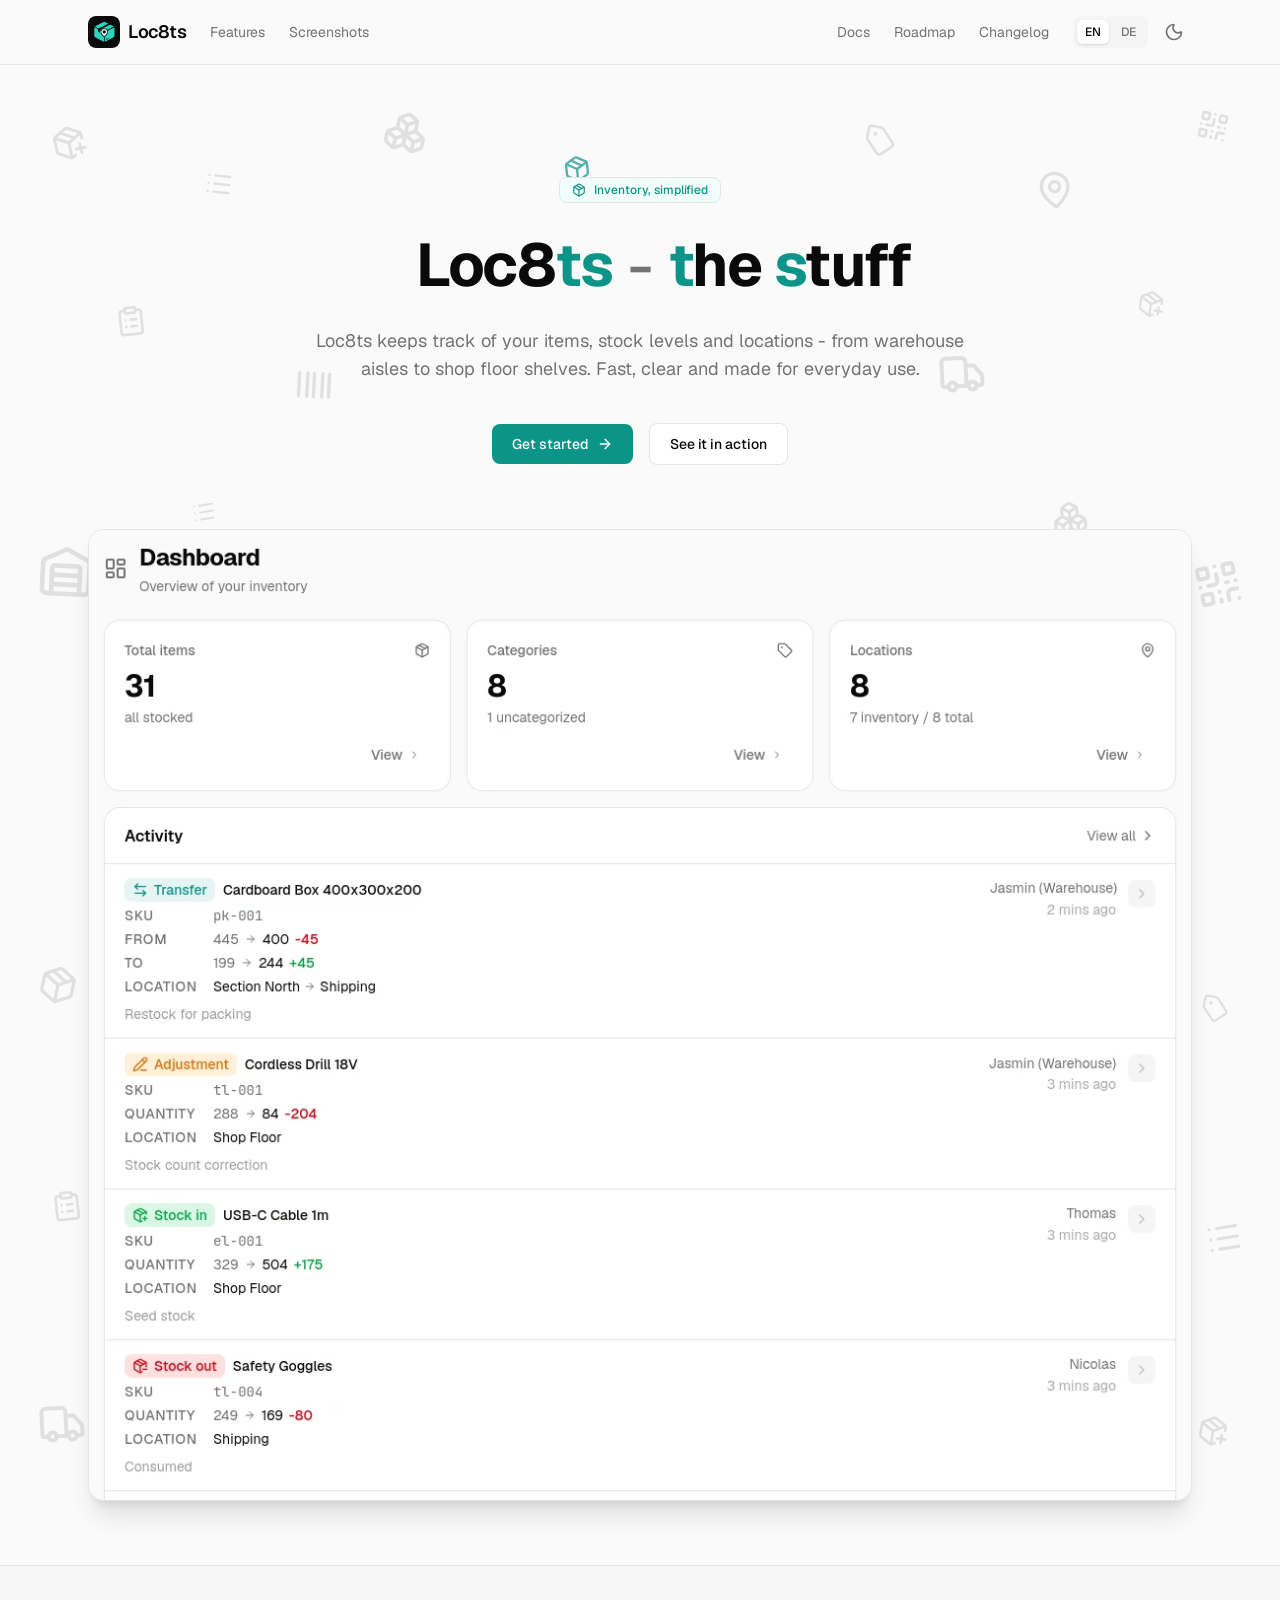
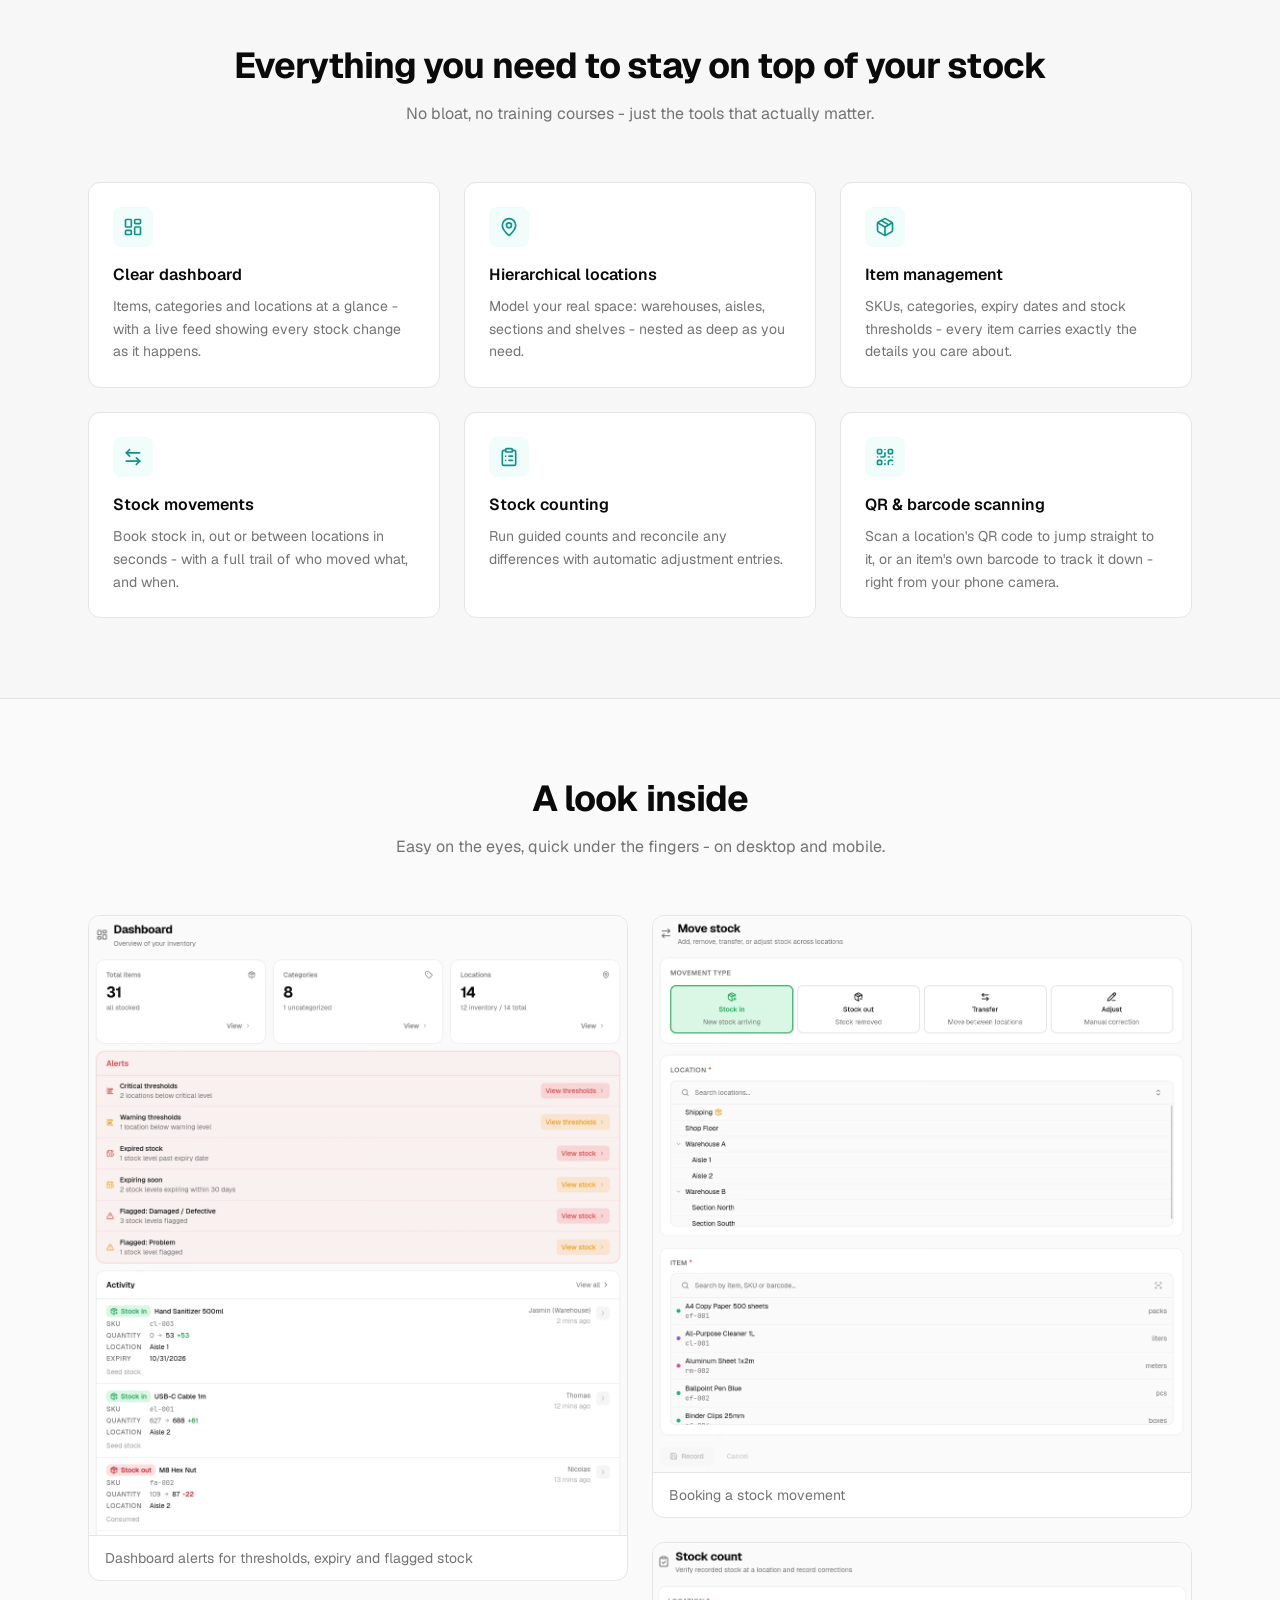
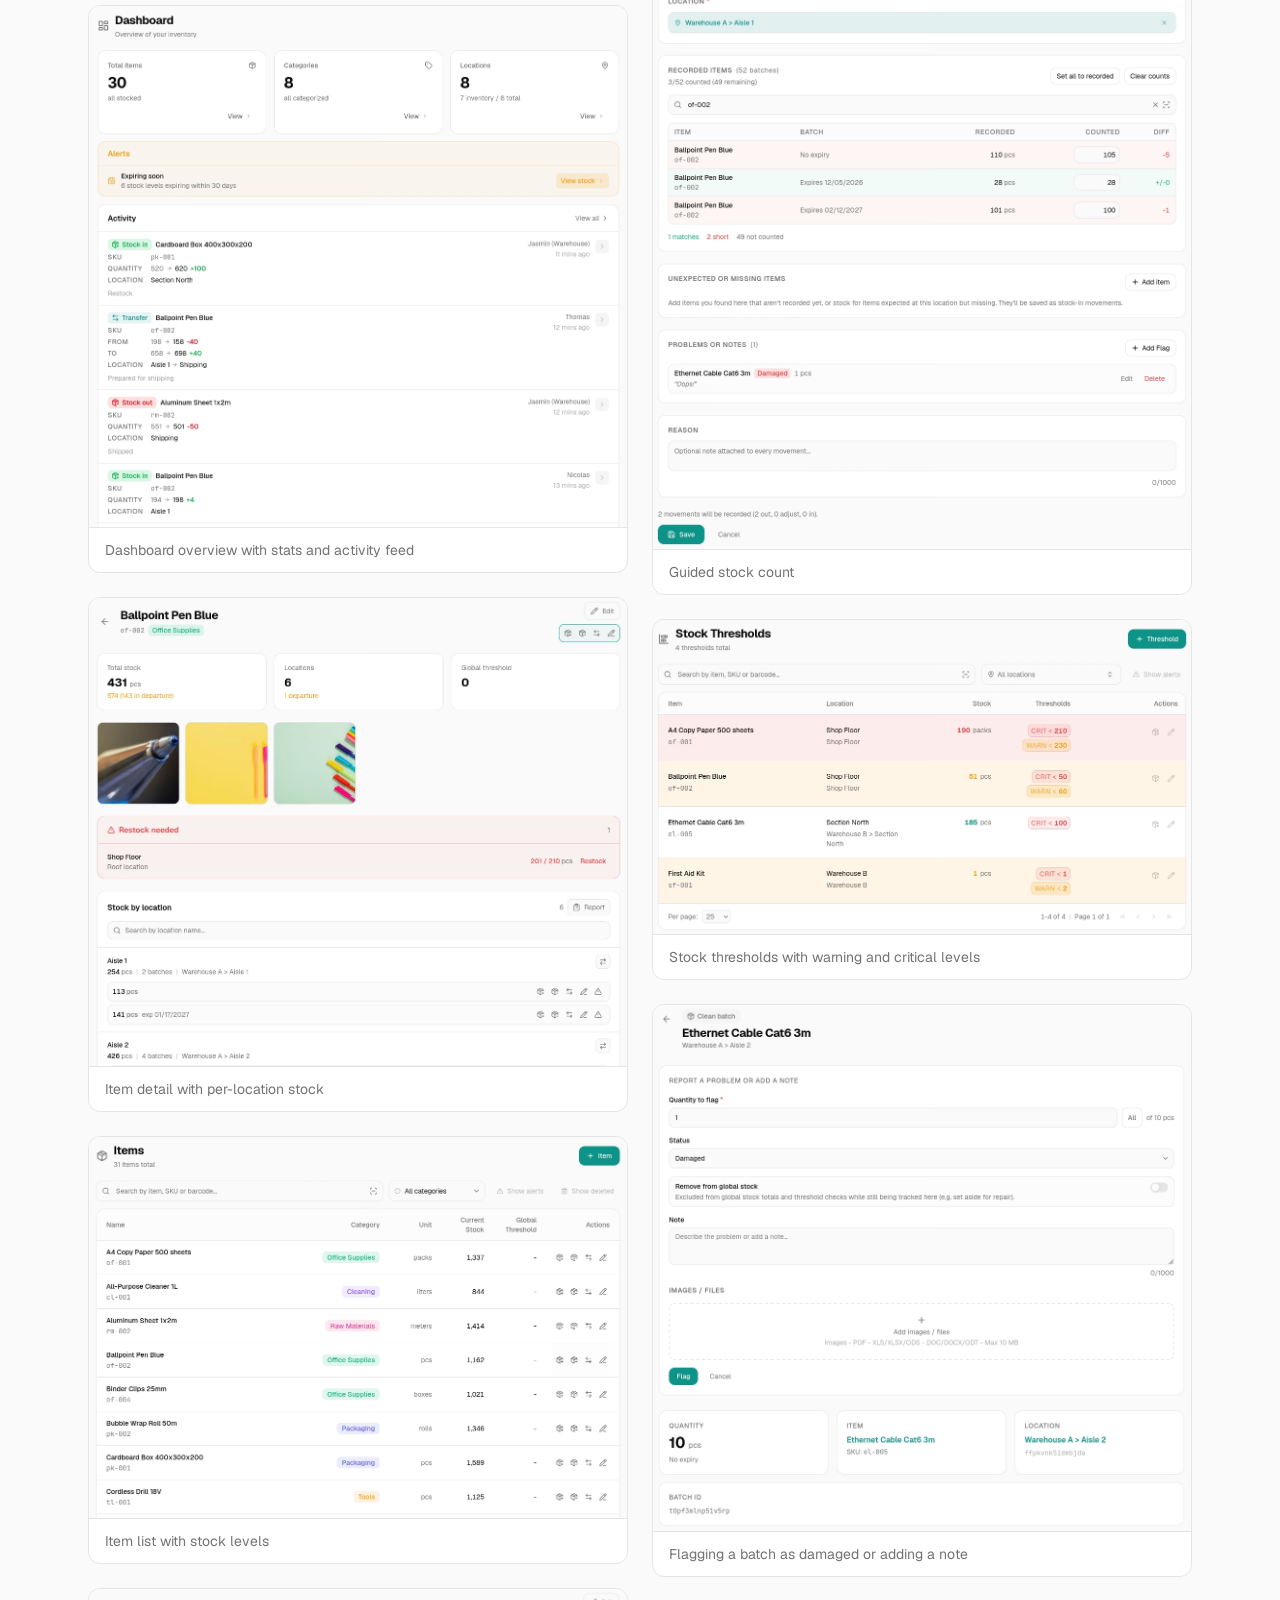
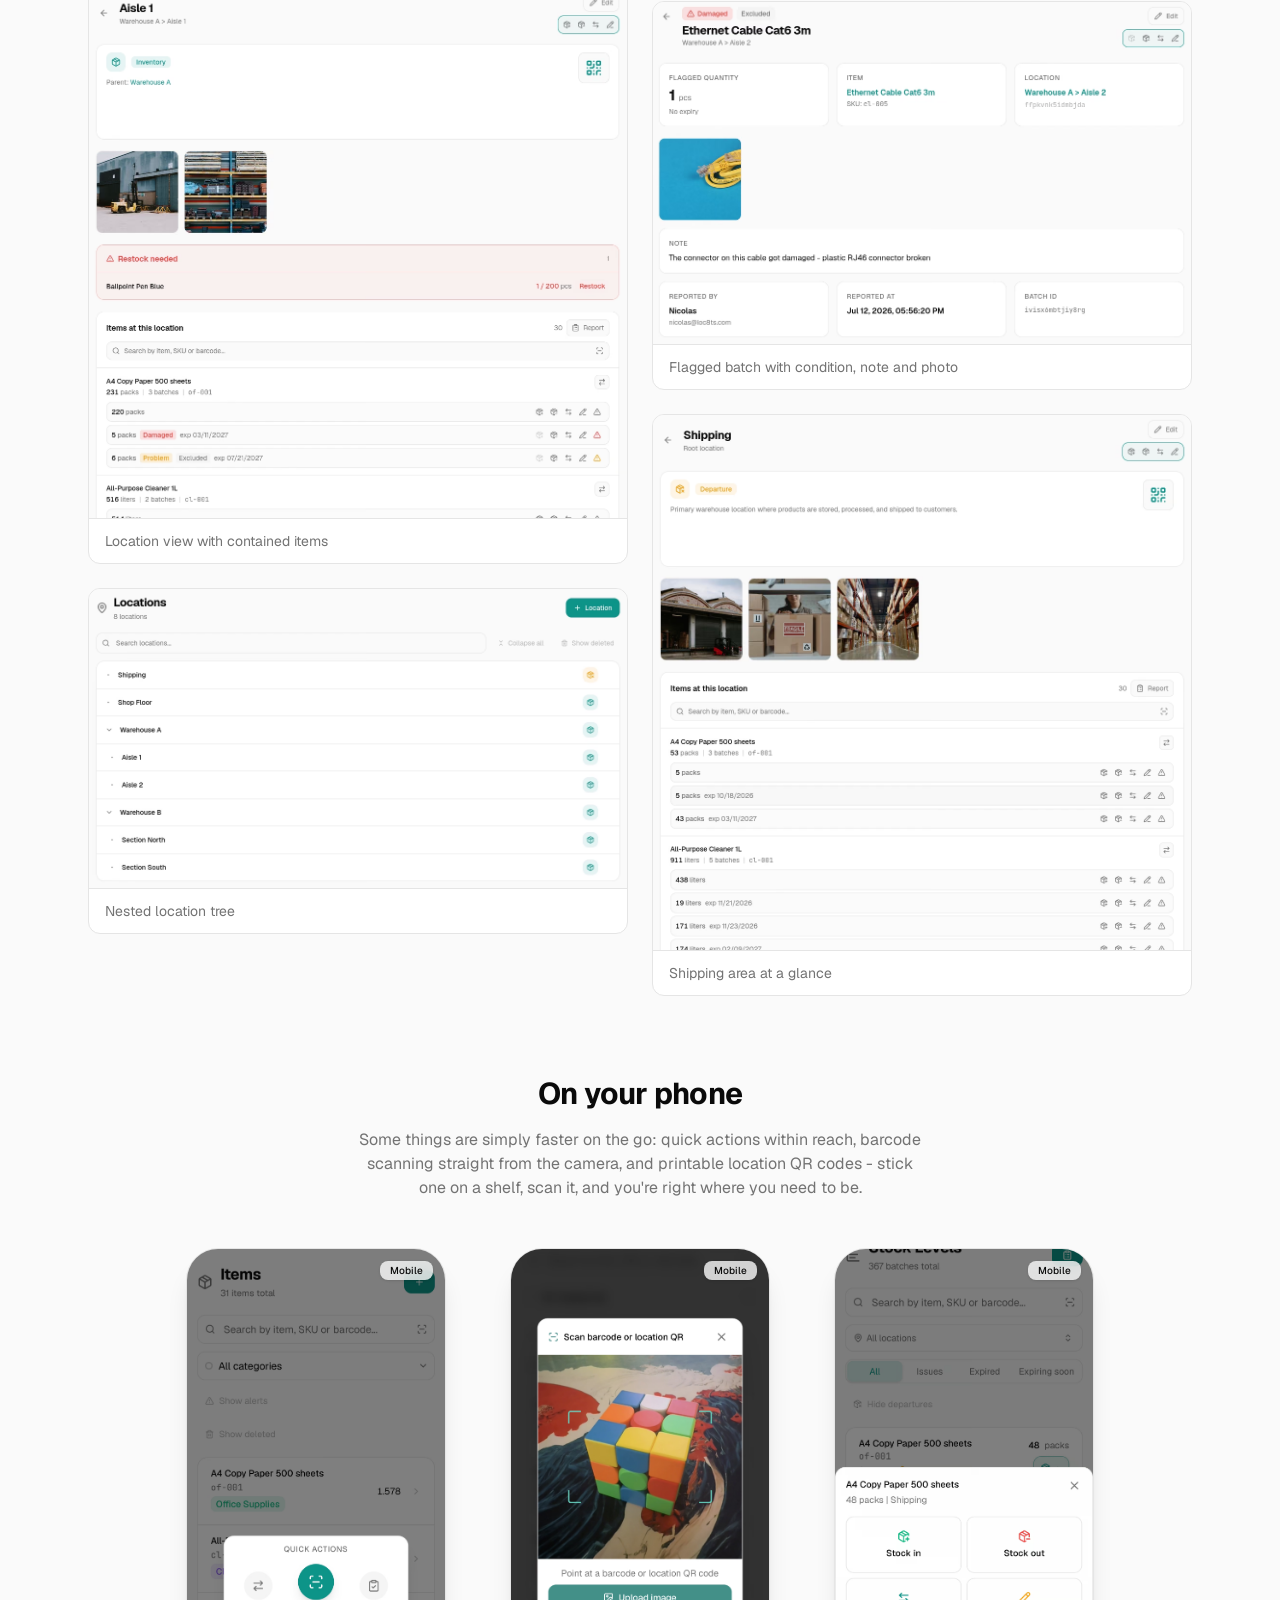
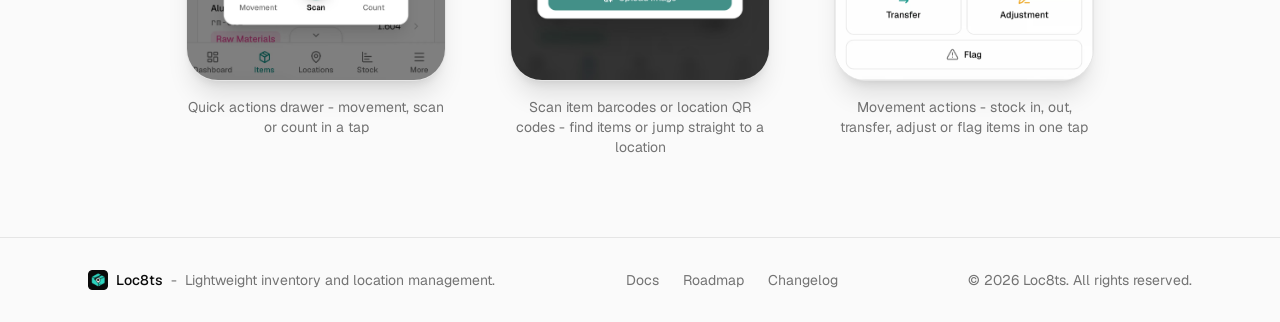
<file: index.html>
<!doctype html>
<html lang="en" dir="ltr">
	<head>
		<meta charset="utf-8" />
		<meta name="viewport" content="width=device-width, initial-scale=1" />
		<link rel="icon" href="/favicon.ico" sizes="any" />
		<link rel="icon" type="image/png" sizes="32x32" href="/favicon-32x32.png" />
		<link rel="icon" type="image/png" sizes="16x16" href="/favicon-16x16.png" />
		<link rel="apple-touch-icon" href="/apple-touch-icon.png" />
		<link rel="manifest" href="/site.webmanifest" />
		<meta name="theme-color" media="(prefers-color-scheme: light)" content="#fafafa" />
		<meta name="theme-color" media="(prefers-color-scheme: dark)" content="#0a0a0a" />
		<link href="/_app/immutable/entry/start.BuN2Lisn.js" rel="modulepreload">
		<link href="/_app/immutable/chunks/CWsqyEpt.js" rel="modulepreload">
		<link href="/_app/immutable/chunks/3wZELoAi.js" rel="modulepreload">
		<link href="/_app/immutable/entry/app.B5LOl0FC.js" rel="modulepreload">
		<link href="/_app/immutable/chunks/vA84O1w2.js" rel="modulepreload">
		<link href="/_app/immutable/nodes/0.Ctbv4abP.js" rel="modulepreload">
		<link href="/_app/immutable/chunks/_E4xmksi.js" rel="modulepreload">
		<link href="/_app/immutable/nodes/2.C1hfD-Dq.js" rel="modulepreload">
		<link href="/_app/immutable/chunks/BavARoYF.js" rel="modulepreload">
		<link href="/_app/immutable/chunks/Ph5XiAe3.js" rel="modulepreload">
		<link href="/_app/immutable/chunks/B-Q-tRjU.js" rel="modulepreload">
		<!--1uha8ag--><meta name="description" content="Loc8ts is a lightweight inventory and location management app: keep track of items, stock movements and counts across hierarchical locations."/><!----><title>Loc8ts - Know where everything is</title>
		<link href="/_app/immutable/assets/0.BZqA30u1.css" rel="stylesheet">
		<script>
			(function () {
				try {
					let theme = localStorage.getItem('theme');
					let isDark = theme === 'dark' || (!theme && window.matchMedia('(prefers-color-scheme: dark)').matches);
					if (isDark) {
						document.documentElement.classList.add('dark');
						document.documentElement.style.backgroundColor = '#0a0a0a';
					} else {
						document.documentElement.style.backgroundColor = '#fafafa';
					}
				} catch (e) {}
			})();
		</script>
	</head>

	<body data-sveltekit-preload-data="hover">
		<div style="display: contents"><!--[--><!--[0--><!--[--><!--[--><div class="flex min-h-screen flex-col"><header class="sticky top-0 z-50 border-b border-border bg-background/80 backdrop-blur supports-[backdrop-filter]:bg-background/60"><div class="mx-auto flex h-16 max-w-6xl items-center justify-between px-4 sm:px-6"><div class="flex items-center gap-6"><a href="/" class="flex items-center gap-2 text-lg font-semibold tracking-tight"><img src="/favicon-192x192.png" alt="" class="h-8 w-8 rounded-md"/> Loc8ts</a> <nav class="hidden items-center gap-6 text-sm text-muted-foreground sm:flex"><a href="/#features" class="transition-colors hover:text-foreground">Features</a> <a href="/#screenshots" class="transition-colors hover:text-foreground">Screenshots</a></nav></div> <div class="flex items-center gap-4 sm:gap-6"><nav class="hidden items-center gap-6 text-sm text-muted-foreground sm:flex"><a href="/docs" class="transition-colors hover:text-foreground">Docs</a> <a href="/roadmap" class="transition-colors hover:text-foreground">Roadmap</a> <a href="/changelog" class="transition-colors hover:text-foreground">Changelog</a></nav> <div class="flex items-center gap-2"><nav aria-label="Switch language" class="flex items-center gap-1 rounded-md bg-muted p-1"><!--[--><a href="/" data-sveltekit-reload="" aria-current="page" class="rounded-sm px-2 py-1 text-xs font-medium uppercase transition-colors bg-card text-foreground shadow-sm">en</a><a href="/de" data-sveltekit-reload="" class="rounded-sm px-2 py-1 text-xs font-medium uppercase transition-colors text-muted-foreground hover:text-foreground">de</a><!--]--></nav><!----> <button type="button" aria-label="Toggle dark mode" class="inline-flex h-9 w-9 items-center justify-center rounded-md text-muted-foreground transition-colors hover:bg-muted hover:text-foreground"><!--[-1--><svg xmlns="http://www.w3.org/2000/svg" width="24" height="24" viewBox="0 0 24 24" fill="none" stroke="currentColor" stroke-width="2" stroke-linecap="round" stroke-linejoin="round" class="lucide lucide-moon lucide-icon h-5 w-5" aria-hidden="true"><!--[--><!----><path d="M20.985 12.486a9 9 0 1 1-9.473-9.472c.405-.022.617.46.402.803a6 6 0 0 0 8.268 8.268c.344-.215.825-.004.803.401"><!----></path><!----><!--]--><!----></svg><!--]--></button><!----> <button type="button" aria-label="Open menu" aria-expanded="false" aria-controls="mobile-nav" class="inline-flex h-9 w-9 items-center justify-center rounded-md text-muted-foreground transition-colors hover:bg-muted hover:text-foreground sm:hidden"><!--[-1--><svg xmlns="http://www.w3.org/2000/svg" width="24" height="24" viewBox="0 0 24 24" fill="none" stroke="currentColor" stroke-width="2" stroke-linecap="round" stroke-linejoin="round" class="lucide lucide-menu lucide-icon h-5 w-5" aria-hidden="true"><!--[--><!----><path d="M4 5h16"><!----></path><!----><!----><path d="M4 12h16"><!----></path><!----><!----><path d="M4 19h16"><!----></path><!----><!--]--><!----></svg><!--]--></button></div></div></div> <nav id="mobile-nav" class="border-t border-border bg-background px-4 py-2 text-sm text-muted-foreground sm:hidden hidden"><a href="/#features" class="block rounded-md px-2 py-3 transition-colors hover:bg-muted hover:text-foreground">Features</a> <a href="/#screenshots" class="block rounded-md px-2 py-3 transition-colors hover:bg-muted hover:text-foreground">Screenshots</a> <hr class="my-2 border-border"/> <a href="/docs" class="block rounded-md px-2 py-3 transition-colors hover:bg-muted hover:text-foreground">Docs</a> <a href="/roadmap" class="block rounded-md px-2 py-3 transition-colors hover:bg-muted hover:text-foreground">Roadmap</a> <a href="/changelog" class="block rounded-md px-2 py-3 transition-colors hover:bg-muted hover:text-foreground">Changelog</a></nav></header><!----> <main id="top" class="flex-1"><section class="relative overflow-hidden bg-background"><div aria-hidden="true" class="pointer-events-none absolute inset-0"><!--[--><!--[--><svg xmlns="http://www.w3.org/2000/svg" width="24" height="24" viewBox="0 0 24 24" fill="none" stroke="currentColor" stroke-width="2" stroke-linecap="round" stroke-linejoin="round" class="lucide lucide-package-plus lucide-icon absolute transition-all duration-1000 top-[4%] left-[4%] h-9 w-9 -rotate-12 text-foreground opacity-10" aria-hidden="true"><!--[--><!----><path d="M12 22V12"><!----></path><!----><!----><path d="M16 17h6"><!----></path><!----><!----><path d="M19 14v6"><!----></path><!----><!----><path d="M21 10.535V8a2 2 0 0 0-1-1.73l-7-4a2 2 0 0 0-2 0l-7 4A2 2 0 0 0 3 8v8a2 2 0 0 0 1 1.729l7 4a2 2 0 0 0 2 .001l1.675-.955"><!----></path><!----><!----><path d="M3.29 7 12 12l8.71-5"><!----></path><!----><!----><path d="m7.5 4.27 8.997 5.148"><!----></path><!----><!--]--><!----></svg><!--]--><!--[--><svg xmlns="http://www.w3.org/2000/svg" width="24" height="24" viewBox="0 0 24 24" fill="none" stroke="currentColor" stroke-width="2" stroke-linecap="round" stroke-linejoin="round" class="lucide lucide-list lucide-icon absolute transition-all duration-1000 top-[7%] left-[16%] h-7 w-7 rotate-6 text-foreground opacity-10" aria-hidden="true"><!--[--><!----><path d="M3 5h.01"><!----></path><!----><!----><path d="M3 12h.01"><!----></path><!----><!----><path d="M3 19h.01"><!----></path><!----><!----><path d="M8 5h13"><!----></path><!----><!----><path d="M8 12h13"><!----></path><!----><!----><path d="M8 19h13"><!----></path><!----><!--]--><!----></svg><!--]--><!--[--><svg xmlns="http://www.w3.org/2000/svg" width="24" height="24" viewBox="0 0 24 24" fill="none" stroke="currentColor" stroke-width="2" stroke-linecap="round" stroke-linejoin="round" class="lucide lucide-boxes lucide-icon absolute transition-all duration-1000 top-[3%] left-[30%] h-11 w-11 rotate-12 text-foreground opacity-10" aria-hidden="true"><!--[--><!----><path d="M2.97 12.92A2 2 0 0 0 2 14.63v3.24a2 2 0 0 0 .97 1.71l3 1.8a2 2 0 0 0 2.06 0L12 19v-5.5l-5-3-4.03 2.42Z"><!----></path><!----><!----><path d="m7 16.5-4.74-2.85"><!----></path><!----><!----><path d="m7 16.5 5-3"><!----></path><!----><!----><path d="M7 16.5v5.17"><!----></path><!----><!----><path d="M12 13.5V19l3.97 2.38a2 2 0 0 0 2.06 0l3-1.8a2 2 0 0 0 .97-1.71v-3.24a2 2 0 0 0-.97-1.71L17 10.5l-5 3Z"><!----></path><!----><!----><path d="m17 16.5-5-3"><!----></path><!----><!----><path d="m17 16.5 4.74-2.85"><!----></path><!----><!----><path d="M17 16.5v5.17"><!----></path><!----><!----><path d="M7.97 4.42A2 2 0 0 0 7 6.13v4.37l5 3 5-3V6.13a2 2 0 0 0-.97-1.71l-3-1.8a2 2 0 0 0-2.06 0l-3 1.8Z"><!----></path><!----><!----><path d="M12 8 7.26 5.15"><!----></path><!----><!----><path d="m12 8 4.74-2.85"><!----></path><!----><!----><path d="M12 13.5V8"><!----></path><!----><!--]--><!----></svg><!--]--><!--[--><svg xmlns="http://www.w3.org/2000/svg" width="24" height="24" viewBox="0 0 24 24" fill="none" stroke="currentColor" stroke-width="2" stroke-linecap="round" stroke-linejoin="round" class="lucide lucide-package lucide-icon absolute transition-all duration-1000 top-[6%] left-[44%] h-7 w-7 -rotate-6 text-primary opacity-70" aria-hidden="true"><!--[--><!----><path d="M11 21.73a2 2 0 0 0 2 0l7-4A2 2 0 0 0 21 16V8a2 2 0 0 0-1-1.73l-7-4a2 2 0 0 0-2 0l-7 4A2 2 0 0 0 3 8v8a2 2 0 0 0 1 1.73z"><!----></path><!----><!----><path d="M12 22V12"><!----></path><!----><!----><polyline points="3.29 7 12 12 20.71 7"><!----></polyline><!----><!----><path d="m7.5 4.27 9 5.15"><!----></path><!----><!--]--><!----></svg><!--]--><!--[--><svg xmlns="http://www.w3.org/2000/svg" width="24" height="24" viewBox="0 0 24 24" fill="none" stroke="currentColor" stroke-width="2" stroke-linecap="round" stroke-linejoin="round" class="lucide lucide-tag lucide-icon absolute transition-all duration-1000 top-[4%] right-[30%] h-8 w-8 rotate-12 text-foreground opacity-10" aria-hidden="true"><!--[--><!----><path d="M12.586 2.586A2 2 0 0 0 11.172 2H4a2 2 0 0 0-2 2v7.172a2 2 0 0 0 .586 1.414l8.704 8.704a2.426 2.426 0 0 0 3.42 0l6.58-6.58a2.426 2.426 0 0 0 0-3.42z"><!----></path><!----><!----><circle cx="7.5" cy="7.5" r=".5" fill="currentColor"><!----></circle><!----><!--]--><!----></svg><!--]--><!--[--><svg xmlns="http://www.w3.org/2000/svg" width="24" height="24" viewBox="0 0 24 24" fill="none" stroke="currentColor" stroke-width="2" stroke-linecap="round" stroke-linejoin="round" class="lucide lucide-map-pin lucide-icon absolute transition-all duration-1000 top-[7%] right-[16%] h-10 w-10 -rotate-6 text-foreground opacity-10" aria-hidden="true"><!--[--><!----><path d="M20 10c0 4.993-5.539 10.193-7.399 11.799a1 1 0 0 1-1.202 0C9.539 20.193 4 14.993 4 10a8 8 0 0 1 16 0"><!----></path><!----><!----><circle cx="12" cy="10" r="3"><!----></circle><!----><!--]--><!----></svg><!--]--><!--[--><svg xmlns="http://www.w3.org/2000/svg" width="24" height="24" viewBox="0 0 24 24" fill="none" stroke="currentColor" stroke-width="2" stroke-linecap="round" stroke-linejoin="round" class="lucide lucide-qr-code lucide-icon absolute transition-all duration-1000 top-[3%] right-[4%] h-8 w-8 rotate-12 text-foreground opacity-10" aria-hidden="true"><!--[--><!----><rect width="5" height="5" x="3" y="3" rx="1"><!----></rect><!----><!----><rect width="5" height="5" x="16" y="3" rx="1"><!----></rect><!----><!----><rect width="5" height="5" x="3" y="16" rx="1"><!----></rect><!----><!----><path d="M21 16h-3a2 2 0 0 0-2 2v3"><!----></path><!----><!----><path d="M21 21v.01"><!----></path><!----><!----><path d="M12 7v3a2 2 0 0 1-2 2H7"><!----></path><!----><!----><path d="M3 12h.01"><!----></path><!----><!----><path d="M12 3h.01"><!----></path><!----><!----><path d="M12 16v.01"><!----></path><!----><!----><path d="M16 12h1"><!----></path><!----><!----><path d="M21 12v.01"><!----></path><!----><!----><path d="M12 21v-1"><!----></path><!----><!--]--><!----></svg><!--]--><!--[--><svg xmlns="http://www.w3.org/2000/svg" width="24" height="24" viewBox="0 0 24 24" fill="none" stroke="currentColor" stroke-width="2" stroke-linecap="round" stroke-linejoin="round" class="lucide lucide-clipboard-list lucide-icon absolute transition-all duration-1000 top-[16%] left-[9%] h-8 w-8 -rotate-6 text-foreground opacity-10" aria-hidden="true"><!--[--><!----><rect width="8" height="4" x="8" y="2" rx="1" ry="1"><!----></rect><!----><!----><path d="M16 4h2a2 2 0 0 1 2 2v14a2 2 0 0 1-2 2H6a2 2 0 0 1-2-2V6a2 2 0 0 1 2-2h2"><!----></path><!----><!----><path d="M12 11h4"><!----></path><!----><!----><path d="M12 16h4"><!----></path><!----><!----><path d="M8 11h.01"><!----></path><!----><!----><path d="M8 16h.01"><!----></path><!----><!--]--><!----></svg><!--]--><!--[--><svg xmlns="http://www.w3.org/2000/svg" width="24" height="24" viewBox="0 0 24 24" fill="none" stroke="currentColor" stroke-width="2" stroke-linecap="round" stroke-linejoin="round" class="lucide lucide-barcode lucide-icon absolute transition-all duration-1000 top-[20%] left-[23%] h-10 w-10 rotate-3 text-foreground opacity-10" aria-hidden="true"><!--[--><!----><path d="M3 5v14"><!----></path><!----><!----><path d="M8 5v14"><!----></path><!----><!----><path d="M12 5v14"><!----></path><!----><!----><path d="M17 5v14"><!----></path><!----><!----><path d="M21 5v14"><!----></path><!----><!--]--><!----></svg><!--]--><!--[--><svg xmlns="http://www.w3.org/2000/svg" width="24" height="24" viewBox="0 0 24 24" fill="none" stroke="currentColor" stroke-width="2" stroke-linecap="round" stroke-linejoin="round" class="lucide lucide-truck lucide-icon absolute transition-all duration-1000 top-[19%] right-[23%] h-12 w-12 -rotate-3 text-foreground opacity-10" aria-hidden="true"><!--[--><!----><path d="M14 18V6a2 2 0 0 0-2-2H4a2 2 0 0 0-2 2v11a1 1 0 0 0 1 1h2"><!----></path><!----><!----><path d="M15 18H9"><!----></path><!----><!----><path d="M19 18h2a1 1 0 0 0 1-1v-3.65a1 1 0 0 0-.22-.624l-3.48-4.35A1 1 0 0 0 17.52 8H14"><!----></path><!----><!----><circle cx="17" cy="18" r="2"><!----></circle><!----><!----><circle cx="7" cy="18" r="2"><!----></circle><!----><!--]--><!----></svg><!--]--><!--[--><svg xmlns="http://www.w3.org/2000/svg" width="24" height="24" viewBox="0 0 24 24" fill="none" stroke="currentColor" stroke-width="2" stroke-linecap="round" stroke-linejoin="round" class="lucide lucide-package-plus lucide-icon absolute transition-all duration-1000 top-[15%] right-[9%] h-7 w-7 rotate-9 text-foreground opacity-10" aria-hidden="true"><!--[--><!----><path d="M12 22V12"><!----></path><!----><!----><path d="M16 17h6"><!----></path><!----><!----><path d="M19 14v6"><!----></path><!----><!----><path d="M21 10.535V8a2 2 0 0 0-1-1.73l-7-4a2 2 0 0 0-2 0l-7 4A2 2 0 0 0 3 8v8a2 2 0 0 0 1 1.729l7 4a2 2 0 0 0 2 .001l1.675-.955"><!----></path><!----><!----><path d="M3.29 7 12 12l8.71-5"><!----></path><!----><!----><path d="m7.5 4.27 8.997 5.148"><!----></path><!----><!--]--><!----></svg><!--]--><!--[--><svg xmlns="http://www.w3.org/2000/svg" width="24" height="24" viewBox="0 0 24 24" fill="none" stroke="currentColor" stroke-width="2" stroke-linecap="round" stroke-linejoin="round" class="lucide lucide-warehouse lucide-icon absolute transition-all duration-1000 top-[32%] left-[3%] h-14 w-14 rotate-3 text-foreground opacity-10" aria-hidden="true"><!--[--><!----><path d="M18 21V10a1 1 0 0 0-1-1H7a1 1 0 0 0-1 1v11"><!----></path><!----><!----><path d="M22 19a2 2 0 0 1-2 2H4a2 2 0 0 1-2-2V8a2 2 0 0 1 1.132-1.803l7.95-3.974a2 2 0 0 1 1.837 0l7.948 3.974A2 2 0 0 1 22 8z"><!----></path><!----><!----><path d="M6 13h12"><!----></path><!----><!----><path d="M6 17h12"><!----></path><!----><!--]--><!----></svg><!--]--><!--[--><svg xmlns="http://www.w3.org/2000/svg" width="24" height="24" viewBox="0 0 24 24" fill="none" stroke="currentColor" stroke-width="2" stroke-linecap="round" stroke-linejoin="round" class="lucide lucide-list lucide-icon absolute transition-all duration-1000 top-[29%] left-[15%] h-6 w-6 -rotate-9 text-foreground opacity-10" aria-hidden="true"><!--[--><!----><path d="M3 5h.01"><!----></path><!----><!----><path d="M3 12h.01"><!----></path><!----><!----><path d="M3 19h.01"><!----></path><!----><!----><path d="M8 5h13"><!----></path><!----><!----><path d="M8 12h13"><!----></path><!----><!----><path d="M8 19h13"><!----></path><!----><!--]--><!----></svg><!--]--><!--[--><svg xmlns="http://www.w3.org/2000/svg" width="24" height="24" viewBox="0 0 24 24" fill="none" stroke="currentColor" stroke-width="2" stroke-linecap="round" stroke-linejoin="round" class="lucide lucide-package lucide-icon absolute transition-all duration-1000 top-[35%] left-[27%] h-9 w-9 rotate-12 text-foreground opacity-10" aria-hidden="true"><!--[--><!----><path d="M11 21.73a2 2 0 0 0 2 0l7-4A2 2 0 0 0 21 16V8a2 2 0 0 0-1-1.73l-7-4a2 2 0 0 0-2 0l-7 4A2 2 0 0 0 3 8v8a2 2 0 0 0 1 1.73z"><!----></path><!----><!----><path d="M12 22V12"><!----></path><!----><!----><polyline points="3.29 7 12 12 20.71 7"><!----></polyline><!----><!----><path d="m7.5 4.27 9 5.15"><!----></path><!----><!--]--><!----></svg><!--]--><!--[--><svg xmlns="http://www.w3.org/2000/svg" width="24" height="24" viewBox="0 0 24 24" fill="none" stroke="currentColor" stroke-width="2" stroke-linecap="round" stroke-linejoin="round" class="lucide lucide-arrow-left-right lucide-icon absolute transition-all duration-1000 top-[34%] right-[27%] h-8 w-8 rotate-3 text-foreground opacity-10" aria-hidden="true"><!--[--><!----><path d="M8 3 4 7l4 4"><!----></path><!----><!----><path d="M4 7h16"><!----></path><!----><!----><path d="m16 21 4-4-4-4"><!----></path><!----><!----><path d="M20 17H4"><!----></path><!----><!--]--><!----></svg><!--]--><!--[--><svg xmlns="http://www.w3.org/2000/svg" width="24" height="24" viewBox="0 0 24 24" fill="none" stroke="currentColor" stroke-width="2" stroke-linecap="round" stroke-linejoin="round" class="lucide lucide-boxes lucide-icon absolute transition-all duration-1000 top-[29%] right-[15%] h-9 w-9 -rotate-6 text-foreground opacity-10" aria-hidden="true"><!--[--><!----><path d="M2.97 12.92A2 2 0 0 0 2 14.63v3.24a2 2 0 0 0 .97 1.71l3 1.8a2 2 0 0 0 2.06 0L12 19v-5.5l-5-3-4.03 2.42Z"><!----></path><!----><!----><path d="m7 16.5-4.74-2.85"><!----></path><!----><!----><path d="m7 16.5 5-3"><!----></path><!----><!----><path d="M7 16.5v5.17"><!----></path><!----><!----><path d="M12 13.5V19l3.97 2.38a2 2 0 0 0 2.06 0l3-1.8a2 2 0 0 0 .97-1.71v-3.24a2 2 0 0 0-.97-1.71L17 10.5l-5 3Z"><!----></path><!----><!----><path d="m17 16.5-5-3"><!----></path><!----><!----><path d="m17 16.5 4.74-2.85"><!----></path><!----><!----><path d="M17 16.5v5.17"><!----></path><!----><!----><path d="M7.97 4.42A2 2 0 0 0 7 6.13v4.37l5 3 5-3V6.13a2 2 0 0 0-.97-1.71l-3-1.8a2 2 0 0 0-2.06 0l-3 1.8Z"><!----></path><!----><!----><path d="M12 8 7.26 5.15"><!----></path><!----><!----><path d="m12 8 4.74-2.85"><!----></path><!----><!----><path d="M12 13.5V8"><!----></path><!----><!--]--><!----></svg><!--]--><!--[--><svg xmlns="http://www.w3.org/2000/svg" width="24" height="24" viewBox="0 0 24 24" fill="none" stroke="currentColor" stroke-width="2" stroke-linecap="round" stroke-linejoin="round" class="lucide lucide-qr-code lucide-icon absolute transition-all duration-1000 top-[33%] right-[3%] h-12 w-12 -rotate-12 text-foreground opacity-10" aria-hidden="true"><!--[--><!----><rect width="5" height="5" x="3" y="3" rx="1"><!----></rect><!----><!----><rect width="5" height="5" x="16" y="3" rx="1"><!----></rect><!----><!----><rect width="5" height="5" x="3" y="16" rx="1"><!----></rect><!----><!----><path d="M21 16h-3a2 2 0 0 0-2 2v3"><!----></path><!----><!----><path d="M21 21v.01"><!----></path><!----><!----><path d="M12 7v3a2 2 0 0 1-2 2H7"><!----></path><!----><!----><path d="M3 12h.01"><!----></path><!----><!----><path d="M12 3h.01"><!----></path><!----><!----><path d="M12 16v.01"><!----></path><!----><!----><path d="M16 12h1"><!----></path><!----><!----><path d="M21 12v.01"><!----></path><!----><!----><path d="M12 21v-1"><!----></path><!----><!--]--><!----></svg><!--]--><!--[--><svg xmlns="http://www.w3.org/2000/svg" width="24" height="24" viewBox="0 0 24 24" fill="none" stroke="currentColor" stroke-width="2" stroke-linecap="round" stroke-linejoin="round" class="lucide lucide-list lucide-icon absolute transition-all duration-1000 top-[47%] left-[8%] h-8 w-8 rotate-6 text-foreground opacity-10" aria-hidden="true"><!--[--><!----><path d="M3 5h.01"><!----></path><!----><!----><path d="M3 12h.01"><!----></path><!----><!----><path d="M3 19h.01"><!----></path><!----><!----><path d="M8 5h13"><!----></path><!----><!----><path d="M8 12h13"><!----></path><!----><!----><path d="M8 19h13"><!----></path><!----><!--]--><!----></svg><!--]--><!--[--><svg xmlns="http://www.w3.org/2000/svg" width="24" height="24" viewBox="0 0 24 24" fill="none" stroke="currentColor" stroke-width="2" stroke-linecap="round" stroke-linejoin="round" class="lucide lucide-map-pin lucide-icon absolute transition-all duration-1000 top-[51%] left-[20%] h-7 w-7 rotate-6 text-foreground opacity-10" aria-hidden="true"><!--[--><!----><path d="M20 10c0 4.993-5.539 10.193-7.399 11.799a1 1 0 0 1-1.202 0C9.539 20.193 4 14.993 4 10a8 8 0 0 1 16 0"><!----></path><!----><!----><circle cx="12" cy="10" r="3"><!----></circle><!----><!--]--><!----></svg><!--]--><!--[--><svg xmlns="http://www.w3.org/2000/svg" width="24" height="24" viewBox="0 0 24 24" fill="none" stroke="currentColor" stroke-width="2" stroke-linecap="round" stroke-linejoin="round" class="lucide lucide-barcode lucide-icon absolute transition-all duration-1000 top-[50%] right-[20%] h-8 w-8 rotate-6 text-foreground opacity-10" aria-hidden="true"><!--[--><!----><path d="M3 5v14"><!----></path><!----><!----><path d="M8 5v14"><!----></path><!----><!----><path d="M12 5v14"><!----></path><!----><!----><path d="M17 5v14"><!----></path><!----><!----><path d="M21 5v14"><!----></path><!----><!--]--><!----></svg><!--]--><!--[--><svg xmlns="http://www.w3.org/2000/svg" width="24" height="24" viewBox="0 0 24 24" fill="none" stroke="currentColor" stroke-width="2" stroke-linecap="round" stroke-linejoin="round" class="lucide lucide-package-plus lucide-icon absolute transition-all duration-1000 top-[45%] right-[8%] h-11 w-11 -rotate-9 text-foreground opacity-10" aria-hidden="true"><!--[--><!----><path d="M12 22V12"><!----></path><!----><!----><path d="M16 17h6"><!----></path><!----><!----><path d="M19 14v6"><!----></path><!----><!----><path d="M21 10.535V8a2 2 0 0 0-1-1.73l-7-4a2 2 0 0 0-2 0l-7 4A2 2 0 0 0 3 8v8a2 2 0 0 0 1 1.729l7 4a2 2 0 0 0 2 .001l1.675-.955"><!----></path><!----><!----><path d="M3.29 7 12 12l8.71-5"><!----></path><!----><!----><path d="m7.5 4.27 8.997 5.148"><!----></path><!----><!--]--><!----></svg><!--]--><!--[--><svg xmlns="http://www.w3.org/2000/svg" width="24" height="24" viewBox="0 0 24 24" fill="none" stroke="currentColor" stroke-width="2" stroke-linecap="round" stroke-linejoin="round" class="lucide lucide-package lucide-icon absolute transition-all duration-1000 top-[60%] left-[3%] h-10 w-10 rotate-12 text-foreground opacity-10" aria-hidden="true"><!--[--><!----><path d="M11 21.73a2 2 0 0 0 2 0l7-4A2 2 0 0 0 21 16V8a2 2 0 0 0-1-1.73l-7-4a2 2 0 0 0-2 0l-7 4A2 2 0 0 0 3 8v8a2 2 0 0 0 1 1.73z"><!----></path><!----><!----><path d="M12 22V12"><!----></path><!----><!----><polyline points="3.29 7 12 12 20.71 7"><!----></polyline><!----><!----><path d="m7.5 4.27 9 5.15"><!----></path><!----><!--]--><!----></svg><!--]--><!--[--><svg xmlns="http://www.w3.org/2000/svg" width="24" height="24" viewBox="0 0 24 24" fill="none" stroke="currentColor" stroke-width="2" stroke-linecap="round" stroke-linejoin="round" class="lucide lucide-clipboard-list lucide-icon absolute transition-all duration-1000 top-[75%] left-[4%] h-8 w-8 -rotate-6 text-foreground opacity-10" aria-hidden="true"><!--[--><!----><rect width="8" height="4" x="8" y="2" rx="1" ry="1"><!----></rect><!----><!----><path d="M16 4h2a2 2 0 0 1 2 2v14a2 2 0 0 1-2 2H6a2 2 0 0 1-2-2V6a2 2 0 0 1 2-2h2"><!----></path><!----><!----><path d="M12 11h4"><!----></path><!----><!----><path d="M12 16h4"><!----></path><!----><!----><path d="M8 11h.01"><!----></path><!----><!----><path d="M8 16h.01"><!----></path><!----><!--]--><!----></svg><!--]--><!--[--><svg xmlns="http://www.w3.org/2000/svg" width="24" height="24" viewBox="0 0 24 24" fill="none" stroke="currentColor" stroke-width="2" stroke-linecap="round" stroke-linejoin="round" class="lucide lucide-truck lucide-icon absolute transition-all duration-1000 top-[89%] left-[3%] h-12 w-12 -rotate-3 text-foreground opacity-10" aria-hidden="true"><!--[--><!----><path d="M14 18V6a2 2 0 0 0-2-2H4a2 2 0 0 0-2 2v11a1 1 0 0 0 1 1h2"><!----></path><!----><!----><path d="M15 18H9"><!----></path><!----><!----><path d="M19 18h2a1 1 0 0 0 1-1v-3.65a1 1 0 0 0-.22-.624l-3.48-4.35A1 1 0 0 0 17.52 8H14"><!----></path><!----><!----><circle cx="17" cy="18" r="2"><!----></circle><!----><!----><circle cx="7" cy="18" r="2"><!----></circle><!----><!--]--><!----></svg><!--]--><!--[--><svg xmlns="http://www.w3.org/2000/svg" width="24" height="24" viewBox="0 0 24 24" fill="none" stroke="currentColor" stroke-width="2" stroke-linecap="round" stroke-linejoin="round" class="lucide lucide-tag lucide-icon absolute transition-all duration-1000 top-[62%] right-[4%] h-7 w-7 rotate-12 text-foreground opacity-10" aria-hidden="true"><!--[--><!----><path d="M12.586 2.586A2 2 0 0 0 11.172 2H4a2 2 0 0 0-2 2v7.172a2 2 0 0 0 .586 1.414l8.704 8.704a2.426 2.426 0 0 0 3.42 0l6.58-6.58a2.426 2.426 0 0 0 0-3.42z"><!----></path><!----><!----><circle cx="7.5" cy="7.5" r=".5" fill="currentColor"><!----></circle><!----><!--]--><!----></svg><!--]--><!--[--><svg xmlns="http://www.w3.org/2000/svg" width="24" height="24" viewBox="0 0 24 24" fill="none" stroke="currentColor" stroke-width="2" stroke-linecap="round" stroke-linejoin="round" class="lucide lucide-list lucide-icon absolute transition-all duration-1000 top-[77%] right-[3%] h-9 w-9 -rotate-9 text-foreground opacity-10" aria-hidden="true"><!--[--><!----><path d="M3 5h.01"><!----></path><!----><!----><path d="M3 12h.01"><!----></path><!----><!----><path d="M3 19h.01"><!----></path><!----><!----><path d="M8 5h13"><!----></path><!----><!----><path d="M8 12h13"><!----></path><!----><!----><path d="M8 19h13"><!----></path><!----><!--]--><!----></svg><!--]--><!--[--><svg xmlns="http://www.w3.org/2000/svg" width="24" height="24" viewBox="0 0 24 24" fill="none" stroke="currentColor" stroke-width="2" stroke-linecap="round" stroke-linejoin="round" class="lucide lucide-package-plus lucide-icon absolute transition-all duration-1000 top-[90%] right-[4%] h-8 w-8 rotate-9 text-foreground opacity-10" aria-hidden="true"><!--[--><!----><path d="M12 22V12"><!----></path><!----><!----><path d="M16 17h6"><!----></path><!----><!----><path d="M19 14v6"><!----></path><!----><!----><path d="M21 10.535V8a2 2 0 0 0-1-1.73l-7-4a2 2 0 0 0-2 0l-7 4A2 2 0 0 0 3 8v8a2 2 0 0 0 1 1.729l7 4a2 2 0 0 0 2 .001l1.675-.955"><!----></path><!----><!----><path d="M3.29 7 12 12l8.71-5"><!----></path><!----><!----><path d="m7.5 4.27 8.997 5.148"><!----></path><!----><!--]--><!----></svg><!--]--><!--]--></div> <div class="relative mx-auto max-w-6xl px-4 pt-20 pb-16 text-center sm:px-6 sm:pt-28"><span class="inline-flex items-center gap-2 rounded-md border border-border bg-accent px-3 py-1 text-xs font-medium text-accent-foreground"><svg xmlns="http://www.w3.org/2000/svg" width="24" height="24" viewBox="0 0 24 24" fill="none" stroke="currentColor" stroke-width="2" stroke-linecap="round" stroke-linejoin="round" class="lucide lucide-package lucide-icon h-3.5 w-3.5" aria-hidden="true"><!--[--><!----><path d="M11 21.73a2 2 0 0 0 2 0l7-4A2 2 0 0 0 21 16V8a2 2 0 0 0-1-1.73l-7-4a2 2 0 0 0-2 0l-7 4A2 2 0 0 0 3 8v8a2 2 0 0 0 1 1.73z"><!----></path><!----><!----><path d="M12 22V12"><!----></path><!----><!----><polyline points="3.29 7 12 12 20.71 7"><!----></polyline><!----><!----><path d="m7.5 4.27 9 5.15"><!----></path><!----><!--]--><!----></svg><!----> Inventory, simplified</span> <h1 class="relative mx-auto mt-6 flex flex-col items-center text-4xl font-bold tracking-tight sm:grid sm:grid-cols-[1fr_auto_1fr] sm:items-center sm:text-6xl"><span aria-hidden="true" class="invisible absolute whitespace-nowrap"><span class="inline-block">Loc8ts</span> <span class="inline-block">loc·/eight/·ts</span></span> <span aria-hidden="true" class="invisible absolute whitespace-nowrap"><!--[--><span class="inline-block">the stuff</span><span class="inline-block">the stock</span><span class="inline-block">the storage</span><span class="inline-block">the supplies</span><span class="inline-block">the shelves</span><span class="inline-block">the sections</span><span class="inline-block">the spares</span><span class="inline-block">the samples</span><span class="inline-block">the surplus</span><span class="inline-block">the shipments</span><span class="inline-block">the stash</span><span class="inline-block">the sortiment</span><span class="inline-block">the stores</span><span class="inline-block">the skids</span><!--]--></span> <span class="inline-grid h-[1.25em] grid-cols-[100%] justify-items-end overflow-hidden transition-[width] duration-700 ease-in-out sm:justify-self-end" style="width: auto;"><span class="col-start-1 row-start-1 leading-[1.25em] whitespace-nowrap transition-opacity duration-700 opacity-100">Loc8<span class="text-primary">ts</span></span> <span class="col-start-1 row-start-1 leading-[1.25em] whitespace-nowrap transition-opacity duration-700 opacity-0">loc·/eight/·<span class="text-primary">ts</span></span></span> <span class="hidden px-4 font-medium text-muted-foreground sm:inline">-</span> <span class="inline-flex h-[1.25em] overflow-hidden text-primary transition-[width] duration-700 ease-in-out sm:justify-self-start" style="width: auto;"><span class="flex flex-col items-start transition-transform duration-700 ease-in-out" style="transform: translateY(-0em)"><!--[--><span class="h-[1.25em] leading-[1.25em] whitespace-nowrap"><!--[--><!--[-1--><!--]--><span class="text-primary">t</span><span class="text-foreground">he</span><!--[0--> <!--]--><span class="text-primary">s</span><span class="text-foreground">tuff</span><!--]--></span><span class="h-[1.25em] leading-[1.25em] whitespace-nowrap"><!--[--><!--[-1--><!--]--><span class="text-primary">t</span><span class="text-foreground">he</span><!--[0--> <!--]--><span class="text-primary">s</span><span class="text-foreground">tock</span><!--]--></span><span class="h-[1.25em] leading-[1.25em] whitespace-nowrap"><!--[--><!--[-1--><!--]--><span class="text-primary">t</span><span class="text-foreground">he</span><!--[0--> <!--]--><span class="text-primary">s</span><span class="text-foreground">torage</span><!--]--></span><span class="h-[1.25em] leading-[1.25em] whitespace-nowrap"><!--[--><!--[-1--><!--]--><span class="text-primary">t</span><span class="text-foreground">he</span><!--[0--> <!--]--><span class="text-primary">s</span><span class="text-foreground">upplies</span><!--]--></span><span class="h-[1.25em] leading-[1.25em] whitespace-nowrap"><!--[--><!--[-1--><!--]--><span class="text-primary">t</span><span class="text-foreground">he</span><!--[0--> <!--]--><span class="text-primary">s</span><span class="text-foreground">helves</span><!--]--></span><span class="h-[1.25em] leading-[1.25em] whitespace-nowrap"><!--[--><!--[-1--><!--]--><span class="text-primary">t</span><span class="text-foreground">he</span><!--[0--> <!--]--><span class="text-primary">s</span><span class="text-foreground">ections</span><!--]--></span><span class="h-[1.25em] leading-[1.25em] whitespace-nowrap"><!--[--><!--[-1--><!--]--><span class="text-primary">t</span><span class="text-foreground">he</span><!--[0--> <!--]--><span class="text-primary">s</span><span class="text-foreground">pares</span><!--]--></span><span class="h-[1.25em] leading-[1.25em] whitespace-nowrap"><!--[--><!--[-1--><!--]--><span class="text-primary">t</span><span class="text-foreground">he</span><!--[0--> <!--]--><span class="text-primary">s</span><span class="text-foreground">amples</span><!--]--></span><span class="h-[1.25em] leading-[1.25em] whitespace-nowrap"><!--[--><!--[-1--><!--]--><span class="text-primary">t</span><span class="text-foreground">he</span><!--[0--> <!--]--><span class="text-primary">s</span><span class="text-foreground">urplus</span><!--]--></span><span class="h-[1.25em] leading-[1.25em] whitespace-nowrap"><!--[--><!--[-1--><!--]--><span class="text-primary">t</span><span class="text-foreground">he</span><!--[0--> <!--]--><span class="text-primary">s</span><span class="text-foreground">hipments</span><!--]--></span><span class="h-[1.25em] leading-[1.25em] whitespace-nowrap"><!--[--><!--[-1--><!--]--><span class="text-primary">t</span><span class="text-foreground">he</span><!--[0--> <!--]--><span class="text-primary">s</span><span class="text-foreground">tash</span><!--]--></span><span class="h-[1.25em] leading-[1.25em] whitespace-nowrap"><!--[--><!--[-1--><!--]--><span class="text-primary">t</span><span class="text-foreground">he</span><!--[0--> <!--]--><span class="text-primary">s</span><span class="text-foreground">ortiment</span><!--]--></span><span class="h-[1.25em] leading-[1.25em] whitespace-nowrap"><!--[--><!--[-1--><!--]--><span class="text-primary">t</span><span class="text-foreground">he</span><!--[0--> <!--]--><span class="text-primary">s</span><span class="text-foreground">tores</span><!--]--></span><span class="h-[1.25em] leading-[1.25em] whitespace-nowrap"><!--[--><!--[-1--><!--]--><span class="text-primary">t</span><span class="text-foreground">he</span><!--[0--> <!--]--><span class="text-primary">s</span><span class="text-foreground">kids</span><!--]--></span><!--]--></span></span></h1> <p class="mx-auto mt-6 max-w-2xl text-lg text-muted-foreground">Loc8ts keeps track of your items, stock levels and locations - from warehouse aisles to shop floor shelves. Fast, clear and made for everyday use.</p> <div class="mt-10 flex flex-wrap items-center justify-center gap-4"><a href="/docs" class="inline-flex items-center gap-2 rounded-md bg-primary px-5 py-2.5 text-sm font-medium text-primary-foreground transition-opacity hover:opacity-90">Get started <svg xmlns="http://www.w3.org/2000/svg" width="24" height="24" viewBox="0 0 24 24" fill="none" stroke="currentColor" stroke-width="2" stroke-linecap="round" stroke-linejoin="round" class="lucide lucide-arrow-right lucide-icon h-4 w-4" aria-hidden="true"><!--[--><!----><path d="M5 12h14"><!----></path><!----><!----><path d="m12 5 7 7-7 7"><!----></path><!----><!--]--><!----></svg><!----></a> <a href="#screenshots" class="inline-flex items-center gap-2 rounded-md border border-border bg-card px-5 py-2.5 text-sm font-medium transition-colors hover:bg-muted">See it in action</a></div> <button type="button" aria-label="View full size: Dashboard with live activity feed" class="mt-16 block w-full cursor-pointer overflow-hidden rounded-xl border border-border bg-card shadow-xl transition-opacity hover:opacity-75"><img src="/_app/immutable/assets/main_dashboard.8J5LNim4.avif" alt="Dashboard with live activity feed" class="block w-full dark:hidden" loading="eager"/> <img src="/_app/immutable/assets/main_dashboard.DKFQSR2l.avif" alt="Dashboard with live activity feed" class="hidden w-full dark:block" loading="eager"/><!----></button></div></section> <section id="features" class="border-t border-border bg-muted/50 scroll-mt-16"><div class="mx-auto max-w-6xl px-4 py-20 sm:px-6"><h2 class="text-center text-3xl font-bold tracking-tight sm:text-4xl">Everything you need to stay on top of your stock</h2> <p class="mx-auto mt-4 max-w-xl text-center text-muted-foreground">No bloat, no training courses - just the tools that actually matter.</p> <div class="mt-14 grid gap-6 sm:grid-cols-2 lg:grid-cols-3"><!--[--><article class="rounded-lg border border-border bg-card p-6"><span class="inline-flex h-10 w-10 items-center justify-center rounded-md bg-accent text-accent-foreground"><!--[--><svg xmlns="http://www.w3.org/2000/svg" width="24" height="24" viewBox="0 0 24 24" fill="none" stroke="currentColor" stroke-width="2" stroke-linecap="round" stroke-linejoin="round" class="lucide lucide-layout-dashboard lucide-icon h-5 w-5" aria-hidden="true"><!--[--><!----><rect width="7" height="9" x="3" y="3" rx="1"><!----></rect><!----><!----><rect width="7" height="5" x="14" y="3" rx="1"><!----></rect><!----><!----><rect width="7" height="9" x="14" y="12" rx="1"><!----></rect><!----><!----><rect width="7" height="5" x="3" y="16" rx="1"><!----></rect><!----><!--]--><!----></svg><!--]--></span> <h3 class="mt-4 font-semibold">Clear dashboard</h3> <p class="mt-2 text-sm leading-relaxed text-muted-foreground">Items, categories and locations at a glance - with a live feed showing every stock change as it happens.</p></article><article class="rounded-lg border border-border bg-card p-6"><span class="inline-flex h-10 w-10 items-center justify-center rounded-md bg-accent text-accent-foreground"><!--[--><svg xmlns="http://www.w3.org/2000/svg" width="24" height="24" viewBox="0 0 24 24" fill="none" stroke="currentColor" stroke-width="2" stroke-linecap="round" stroke-linejoin="round" class="lucide lucide-map-pin lucide-icon h-5 w-5" aria-hidden="true"><!--[--><!----><path d="M20 10c0 4.993-5.539 10.193-7.399 11.799a1 1 0 0 1-1.202 0C9.539 20.193 4 14.993 4 10a8 8 0 0 1 16 0"><!----></path><!----><!----><circle cx="12" cy="10" r="3"><!----></circle><!----><!--]--><!----></svg><!--]--></span> <h3 class="mt-4 font-semibold">Hierarchical locations</h3> <p class="mt-2 text-sm leading-relaxed text-muted-foreground">Model your real space: warehouses, aisles, sections and shelves - nested as deep as you need.</p></article><article class="rounded-lg border border-border bg-card p-6"><span class="inline-flex h-10 w-10 items-center justify-center rounded-md bg-accent text-accent-foreground"><!--[--><svg xmlns="http://www.w3.org/2000/svg" width="24" height="24" viewBox="0 0 24 24" fill="none" stroke="currentColor" stroke-width="2" stroke-linecap="round" stroke-linejoin="round" class="lucide lucide-package lucide-icon h-5 w-5" aria-hidden="true"><!--[--><!----><path d="M11 21.73a2 2 0 0 0 2 0l7-4A2 2 0 0 0 21 16V8a2 2 0 0 0-1-1.73l-7-4a2 2 0 0 0-2 0l-7 4A2 2 0 0 0 3 8v8a2 2 0 0 0 1 1.73z"><!----></path><!----><!----><path d="M12 22V12"><!----></path><!----><!----><polyline points="3.29 7 12 12 20.71 7"><!----></polyline><!----><!----><path d="m7.5 4.27 9 5.15"><!----></path><!----><!--]--><!----></svg><!--]--></span> <h3 class="mt-4 font-semibold">Item management</h3> <p class="mt-2 text-sm leading-relaxed text-muted-foreground">SKUs, categories, expiry dates and stock thresholds - every item carries exactly the details you care about.</p></article><article class="rounded-lg border border-border bg-card p-6"><span class="inline-flex h-10 w-10 items-center justify-center rounded-md bg-accent text-accent-foreground"><!--[--><svg xmlns="http://www.w3.org/2000/svg" width="24" height="24" viewBox="0 0 24 24" fill="none" stroke="currentColor" stroke-width="2" stroke-linecap="round" stroke-linejoin="round" class="lucide lucide-arrow-left-right lucide-icon h-5 w-5" aria-hidden="true"><!--[--><!----><path d="M8 3 4 7l4 4"><!----></path><!----><!----><path d="M4 7h16"><!----></path><!----><!----><path d="m16 21 4-4-4-4"><!----></path><!----><!----><path d="M20 17H4"><!----></path><!----><!--]--><!----></svg><!--]--></span> <h3 class="mt-4 font-semibold">Stock movements</h3> <p class="mt-2 text-sm leading-relaxed text-muted-foreground">Book stock in, out or between locations in seconds - with a full trail of who moved what, and when.</p></article><article class="rounded-lg border border-border bg-card p-6"><span class="inline-flex h-10 w-10 items-center justify-center rounded-md bg-accent text-accent-foreground"><!--[--><svg xmlns="http://www.w3.org/2000/svg" width="24" height="24" viewBox="0 0 24 24" fill="none" stroke="currentColor" stroke-width="2" stroke-linecap="round" stroke-linejoin="round" class="lucide lucide-clipboard-list lucide-icon h-5 w-5" aria-hidden="true"><!--[--><!----><rect width="8" height="4" x="8" y="2" rx="1" ry="1"><!----></rect><!----><!----><path d="M16 4h2a2 2 0 0 1 2 2v14a2 2 0 0 1-2 2H6a2 2 0 0 1-2-2V6a2 2 0 0 1 2-2h2"><!----></path><!----><!----><path d="M12 11h4"><!----></path><!----><!----><path d="M12 16h4"><!----></path><!----><!----><path d="M8 11h.01"><!----></path><!----><!----><path d="M8 16h.01"><!----></path><!----><!--]--><!----></svg><!--]--></span> <h3 class="mt-4 font-semibold">Stock counting</h3> <p class="mt-2 text-sm leading-relaxed text-muted-foreground">Run guided counts and reconcile any differences with automatic adjustment entries.</p></article><article class="rounded-lg border border-border bg-card p-6"><span class="inline-flex h-10 w-10 items-center justify-center rounded-md bg-accent text-accent-foreground"><!--[--><svg xmlns="http://www.w3.org/2000/svg" width="24" height="24" viewBox="0 0 24 24" fill="none" stroke="currentColor" stroke-width="2" stroke-linecap="round" stroke-linejoin="round" class="lucide lucide-qr-code lucide-icon h-5 w-5" aria-hidden="true"><!--[--><!----><rect width="5" height="5" x="3" y="3" rx="1"><!----></rect><!----><!----><rect width="5" height="5" x="16" y="3" rx="1"><!----></rect><!----><!----><rect width="5" height="5" x="3" y="16" rx="1"><!----></rect><!----><!----><path d="M21 16h-3a2 2 0 0 0-2 2v3"><!----></path><!----><!----><path d="M21 21v.01"><!----></path><!----><!----><path d="M12 7v3a2 2 0 0 1-2 2H7"><!----></path><!----><!----><path d="M3 12h.01"><!----></path><!----><!----><path d="M12 3h.01"><!----></path><!----><!----><path d="M12 16v.01"><!----></path><!----><!----><path d="M16 12h1"><!----></path><!----><!----><path d="M21 12v.01"><!----></path><!----><!----><path d="M12 21v-1"><!----></path><!----><!--]--><!----></svg><!--]--></span> <h3 class="mt-4 font-semibold">QR &amp; barcode scanning</h3> <p class="mt-2 text-sm leading-relaxed text-muted-foreground">Scan a location's QR code to jump straight to it, or an item's own barcode to track it down - right from your phone camera.</p></article><!--]--></div></div></section> <section id="screenshots" class="border-t border-border scroll-mt-16"><div class="mx-auto max-w-6xl px-4 py-20 sm:px-6"><h2 class="text-center text-3xl font-bold tracking-tight sm:text-4xl">A look inside</h2> <p class="mx-auto mt-4 max-w-xl text-center text-muted-foreground">Easy on the eyes, quick under the fingers - on desktop and mobile.</p> <div class="mt-14 flex flex-col gap-6 sm:flex-row"><!--[--><div class="flex flex-1 flex-col gap-6"><!--[--><figure class="overflow-hidden rounded-lg border border-border bg-card"><button type="button" aria-label="View full size: Dashboard alerts for thresholds, expiry and flagged stock" class="block w-full cursor-pointer transition-opacity hover:opacity-75"><img src="/_app/immutable/assets/main_dashboard_2.8lY5AchT.avif" alt="Dashboard alerts for thresholds, expiry and flagged stock" class="block w-full dark:hidden" loading="lazy"/> <img src="/_app/immutable/assets/main_dashboard_2.C8fuYhxW.avif" alt="Dashboard alerts for thresholds, expiry and flagged stock" class="hidden w-full dark:block" loading="lazy"/><!----></button> <figcaption class="border-t border-border px-4 py-3 text-sm text-muted-foreground">Dashboard alerts for thresholds, expiry and flagged stock</figcaption></figure><figure class="overflow-hidden rounded-lg border border-border bg-card"><button type="button" aria-label="View full size: Dashboard overview with stats and activity feed" class="block w-full cursor-pointer transition-opacity hover:opacity-75"><img src="/_app/immutable/assets/main_dashboard_3.DA8q8ado.avif" alt="Dashboard overview with stats and activity feed" class="block w-full dark:hidden" loading="lazy"/> <img src="/_app/immutable/assets/main_dashboard_3.DA70Xt2P.avif" alt="Dashboard overview with stats and activity feed" class="hidden w-full dark:block" loading="lazy"/><!----></button> <figcaption class="border-t border-border px-4 py-3 text-sm text-muted-foreground">Dashboard overview with stats and activity feed</figcaption></figure><figure class="overflow-hidden rounded-lg border border-border bg-card"><button type="button" aria-label="View full size: Item detail with per-location stock" class="block w-full cursor-pointer transition-opacity hover:opacity-75"><img src="/_app/immutable/assets/item_blue_pen.o0-ewKFl.avif" alt="Item detail with per-location stock" class="block w-full dark:hidden" loading="lazy"/> <img src="/_app/immutable/assets/item_blue_pen.seNfzQMG.avif" alt="Item detail with per-location stock" class="hidden w-full dark:block" loading="lazy"/><!----></button> <figcaption class="border-t border-border px-4 py-3 text-sm text-muted-foreground">Item detail with per-location stock</figcaption></figure><figure class="overflow-hidden rounded-lg border border-border bg-card"><button type="button" aria-label="View full size: Item list with stock levels" class="block w-full cursor-pointer transition-opacity hover:opacity-75"><img src="/_app/immutable/assets/items_list.C-EyxhP6.avif" alt="Item list with stock levels" class="block w-full dark:hidden" loading="lazy"/> <img src="/_app/immutable/assets/items_list.Dw8F2IVd.avif" alt="Item list with stock levels" class="hidden w-full dark:block" loading="lazy"/><!----></button> <figcaption class="border-t border-border px-4 py-3 text-sm text-muted-foreground">Item list with stock levels</figcaption></figure><figure class="overflow-hidden rounded-lg border border-border bg-card"><button type="button" aria-label="View full size: Location view with contained items" class="block w-full cursor-pointer transition-opacity hover:opacity-75"><img src="/_app/immutable/assets/location_aisle_1.BtveIMGB.avif" alt="Location view with contained items" class="block w-full dark:hidden" loading="lazy"/> <img src="/_app/immutable/assets/location_aisle_1.DXzgvVIs.avif" alt="Location view with contained items" class="hidden w-full dark:block" loading="lazy"/><!----></button> <figcaption class="border-t border-border px-4 py-3 text-sm text-muted-foreground">Location view with contained items</figcaption></figure><figure class="overflow-hidden rounded-lg border border-border bg-card"><button type="button" aria-label="View full size: Nested location tree" class="block w-full cursor-pointer transition-opacity hover:opacity-75"><img src="/_app/immutable/assets/location_list.BYfeyhu7.avif" alt="Nested location tree" class="block w-full dark:hidden" loading="lazy"/> <img src="/_app/immutable/assets/location_list.C2DXxkmi.avif" alt="Nested location tree" class="hidden w-full dark:block" loading="lazy"/><!----></button> <figcaption class="border-t border-border px-4 py-3 text-sm text-muted-foreground">Nested location tree</figcaption></figure><!--]--></div><div class="flex flex-1 flex-col gap-6"><!--[--><figure class="overflow-hidden rounded-lg border border-border bg-card"><button type="button" aria-label="View full size: Booking a stock movement" class="block w-full cursor-pointer transition-opacity hover:opacity-75"><img src="/_app/immutable/assets/movement.DqALFJAN.avif" alt="Booking a stock movement" class="block w-full dark:hidden" loading="lazy"/> <img src="/_app/immutable/assets/movement.C5h-uLBl.avif" alt="Booking a stock movement" class="hidden w-full dark:block" loading="lazy"/><!----></button> <figcaption class="border-t border-border px-4 py-3 text-sm text-muted-foreground">Booking a stock movement</figcaption></figure><figure class="overflow-hidden rounded-lg border border-border bg-card"><button type="button" aria-label="View full size: Guided stock count" class="block w-full cursor-pointer transition-opacity hover:opacity-75"><img src="/_app/immutable/assets/stock_count.kxfXy2U_.avif" alt="Guided stock count" class="block w-full dark:hidden" loading="lazy"/> <img src="/_app/immutable/assets/stock_count.CFdLj_8o.avif" alt="Guided stock count" class="hidden w-full dark:block" loading="lazy"/><!----></button> <figcaption class="border-t border-border px-4 py-3 text-sm text-muted-foreground">Guided stock count</figcaption></figure><figure class="overflow-hidden rounded-lg border border-border bg-card"><button type="button" aria-label="View full size: Stock thresholds with warning and critical levels" class="block w-full cursor-pointer transition-opacity hover:opacity-75"><img src="/_app/immutable/assets/thresholds.BlNFS8YN.avif" alt="Stock thresholds with warning and critical levels" class="block w-full dark:hidden" loading="lazy"/> <img src="/_app/immutable/assets/thresholds.CdgyAokO.avif" alt="Stock thresholds with warning and critical levels" class="hidden w-full dark:block" loading="lazy"/><!----></button> <figcaption class="border-t border-border px-4 py-3 text-sm text-muted-foreground">Stock thresholds with warning and critical levels</figcaption></figure><figure class="overflow-hidden rounded-lg border border-border bg-card"><button type="button" aria-label="View full size: Flagging a batch as damaged or adding a note" class="block w-full cursor-pointer transition-opacity hover:opacity-75"><img src="/_app/immutable/assets/flagging.CQ2NycWK.avif" alt="Flagging a batch as damaged or adding a note" class="block w-full dark:hidden" loading="lazy"/> <img src="/_app/immutable/assets/flagging.DIyvjOJL.avif" alt="Flagging a batch as damaged or adding a note" class="hidden w-full dark:block" loading="lazy"/><!----></button> <figcaption class="border-t border-border px-4 py-3 text-sm text-muted-foreground">Flagging a batch as damaged or adding a note</figcaption></figure><figure class="overflow-hidden rounded-lg border border-border bg-card"><button type="button" aria-label="View full size: Flagged batch with condition, note and photo" class="block w-full cursor-pointer transition-opacity hover:opacity-75"><img src="/_app/immutable/assets/flagged_item.C7THA9lr.avif" alt="Flagged batch with condition, note and photo" class="block w-full dark:hidden" loading="lazy"/> <img src="/_app/immutable/assets/flagged_item.DCQPwY8U.avif" alt="Flagged batch with condition, note and photo" class="hidden w-full dark:block" loading="lazy"/><!----></button> <figcaption class="border-t border-border px-4 py-3 text-sm text-muted-foreground">Flagged batch with condition, note and photo</figcaption></figure><figure class="overflow-hidden rounded-lg border border-border bg-card"><button type="button" aria-label="View full size: Shipping area at a glance" class="block w-full cursor-pointer transition-opacity hover:opacity-75"><img src="/_app/immutable/assets/location_shipping.JWgxuhaU.avif" alt="Shipping area at a glance" class="block w-full dark:hidden" loading="lazy"/> <img src="/_app/immutable/assets/location_shipping.CBaORVnp.avif" alt="Shipping area at a glance" class="hidden w-full dark:block" loading="lazy"/><!----></button> <figcaption class="border-t border-border px-4 py-3 text-sm text-muted-foreground">Shipping area at a glance</figcaption></figure><!--]--></div><!--]--></div> <div class="mt-20"><h3 class="text-center text-2xl font-bold tracking-tight sm:text-3xl">On your phone</h3> <p class="mx-auto mt-4 max-w-xl text-center text-muted-foreground">Some things are simply faster on the go: quick actions within reach, barcode scanning straight from the camera, and printable location QR codes - stick one on a shelf, scan it, and you're right where you need to be.</p> <div class="mt-12 flex flex-wrap justify-center gap-10 sm:gap-16"><!--[--><figure class="w-full max-w-[260px]"><button type="button" aria-label="View full size: Quick actions drawer - movement, scan or count in a tap" class="relative block w-full cursor-pointer overflow-hidden rounded-[2rem] border border-border bg-card shadow-xl transition-opacity hover:opacity-75"><img src="/_app/immutable/assets/mobile_quick_actions.BPOLInvq.avif" alt="Quick actions drawer - movement, scan or count in a tap" class="block w-full dark:hidden" loading="lazy"/> <img src="/_app/immutable/assets/mobile_quick_actions.BgtTlJO_.avif" alt="Quick actions drawer - movement, scan or count in a tap" class="hidden w-full dark:block" loading="lazy"/><!----> <span class="absolute top-3 right-3 rounded-md bg-background/80 px-2.5 py-0.5 text-[10px] font-medium text-foreground shadow-sm backdrop-blur">Mobile</span></button> <figcaption class="mt-4 text-center text-sm text-muted-foreground">Quick actions drawer - movement, scan or count in a tap</figcaption></figure><figure class="w-full max-w-[260px]"><button type="button" aria-label="View full size: Scan item barcodes or location QR codes - find items or jump straight to a location" class="relative block w-full cursor-pointer overflow-hidden rounded-[2rem] border border-border bg-card shadow-xl transition-opacity hover:opacity-75"><img src="/_app/immutable/assets/mobile_scan.9Cy5EaDR.avif" alt="Scan item barcodes or location QR codes - find items or jump straight to a location" class="block w-full dark:hidden" loading="lazy"/> <img src="/_app/immutable/assets/mobile_scan.DqGIl5k1.avif" alt="Scan item barcodes or location QR codes - find items or jump straight to a location" class="hidden w-full dark:block" loading="lazy"/><!----> <span class="absolute top-3 right-3 rounded-md bg-background/80 px-2.5 py-0.5 text-[10px] font-medium text-foreground shadow-sm backdrop-blur">Mobile</span></button> <figcaption class="mt-4 text-center text-sm text-muted-foreground">Scan item barcodes or location QR codes - find items or jump straight to a location</figcaption></figure><figure class="w-full max-w-[260px]"><button type="button" aria-label="View full size: Movement actions - stock in, out, transfer, adjust or flag items in one tap" class="relative block w-full cursor-pointer overflow-hidden rounded-[2rem] border border-border bg-card shadow-xl transition-opacity hover:opacity-75"><img src="/_app/immutable/assets/mobile_action_sheet.D-9zd2Xm.avif" alt="Movement actions - stock in, out, transfer, adjust or flag items in one tap" class="block w-full dark:hidden" loading="lazy"/> <img src="/_app/immutable/assets/mobile_action_sheet.xSWtiy-Z.avif" alt="Movement actions - stock in, out, transfer, adjust or flag items in one tap" class="hidden w-full dark:block" loading="lazy"/><!----> <span class="absolute top-3 right-3 rounded-md bg-background/80 px-2.5 py-0.5 text-[10px] font-medium text-foreground shadow-sm backdrop-blur">Mobile</span></button> <figcaption class="mt-4 text-center text-sm text-muted-foreground">Movement actions - stock in, out, transfer, adjust or flag items in one tap</figcaption></figure><!--]--></div></div></div></section></main> <footer class="border-t border-border"><div class="mx-auto flex max-w-6xl flex-col items-center justify-between gap-4 px-4 py-8 text-sm text-muted-foreground sm:flex-row sm:px-6"><div class="flex flex-col sm:flex-row items-center gap-2"><img src="/favicon-192x192.png" alt="" class="h-5 w-5 rounded"/> <span class="font-medium text-foreground">Loc8ts</span> <span class="hidden sm:inline">-</span><span>Lightweight inventory and location management.</span></div> <nav class="flex items-center gap-6"><a href="/docs" class="transition-colors hover:text-foreground">Docs</a> <a href="/roadmap" class="transition-colors hover:text-foreground">Roadmap</a> <a href="/changelog" class="transition-colors hover:text-foreground">Changelog</a></nav> <p>© 2026 Loc8ts. All rights reserved.</p></div></footer><!----></div> <!--[-1--><!--]--><!----><!--]--><!----> <div style="display:none"><!--[--><a href="/">en</a><a href="/de">de</a><!--]--></div><!--]--><!--]--> <!--[-1--><!--]--><!--]-->
			
			<script>
				{
					__sveltekit_jxprx3 = {
						base: ""
					};

					const element = document.currentScript.parentElement;

					Promise.all([
						import("/_app/immutable/entry/start.BuN2Lisn.js"),
						import("/_app/immutable/entry/app.B5LOl0FC.js")
					]).then(([kit, app]) => {
						kit.start(app, element, {
							node_ids: [0, 2],
							data: [null,null],
							form: null,
							error: null
						});
					});
				}
			</script>
		</div>
	</body>
</html>
</file>
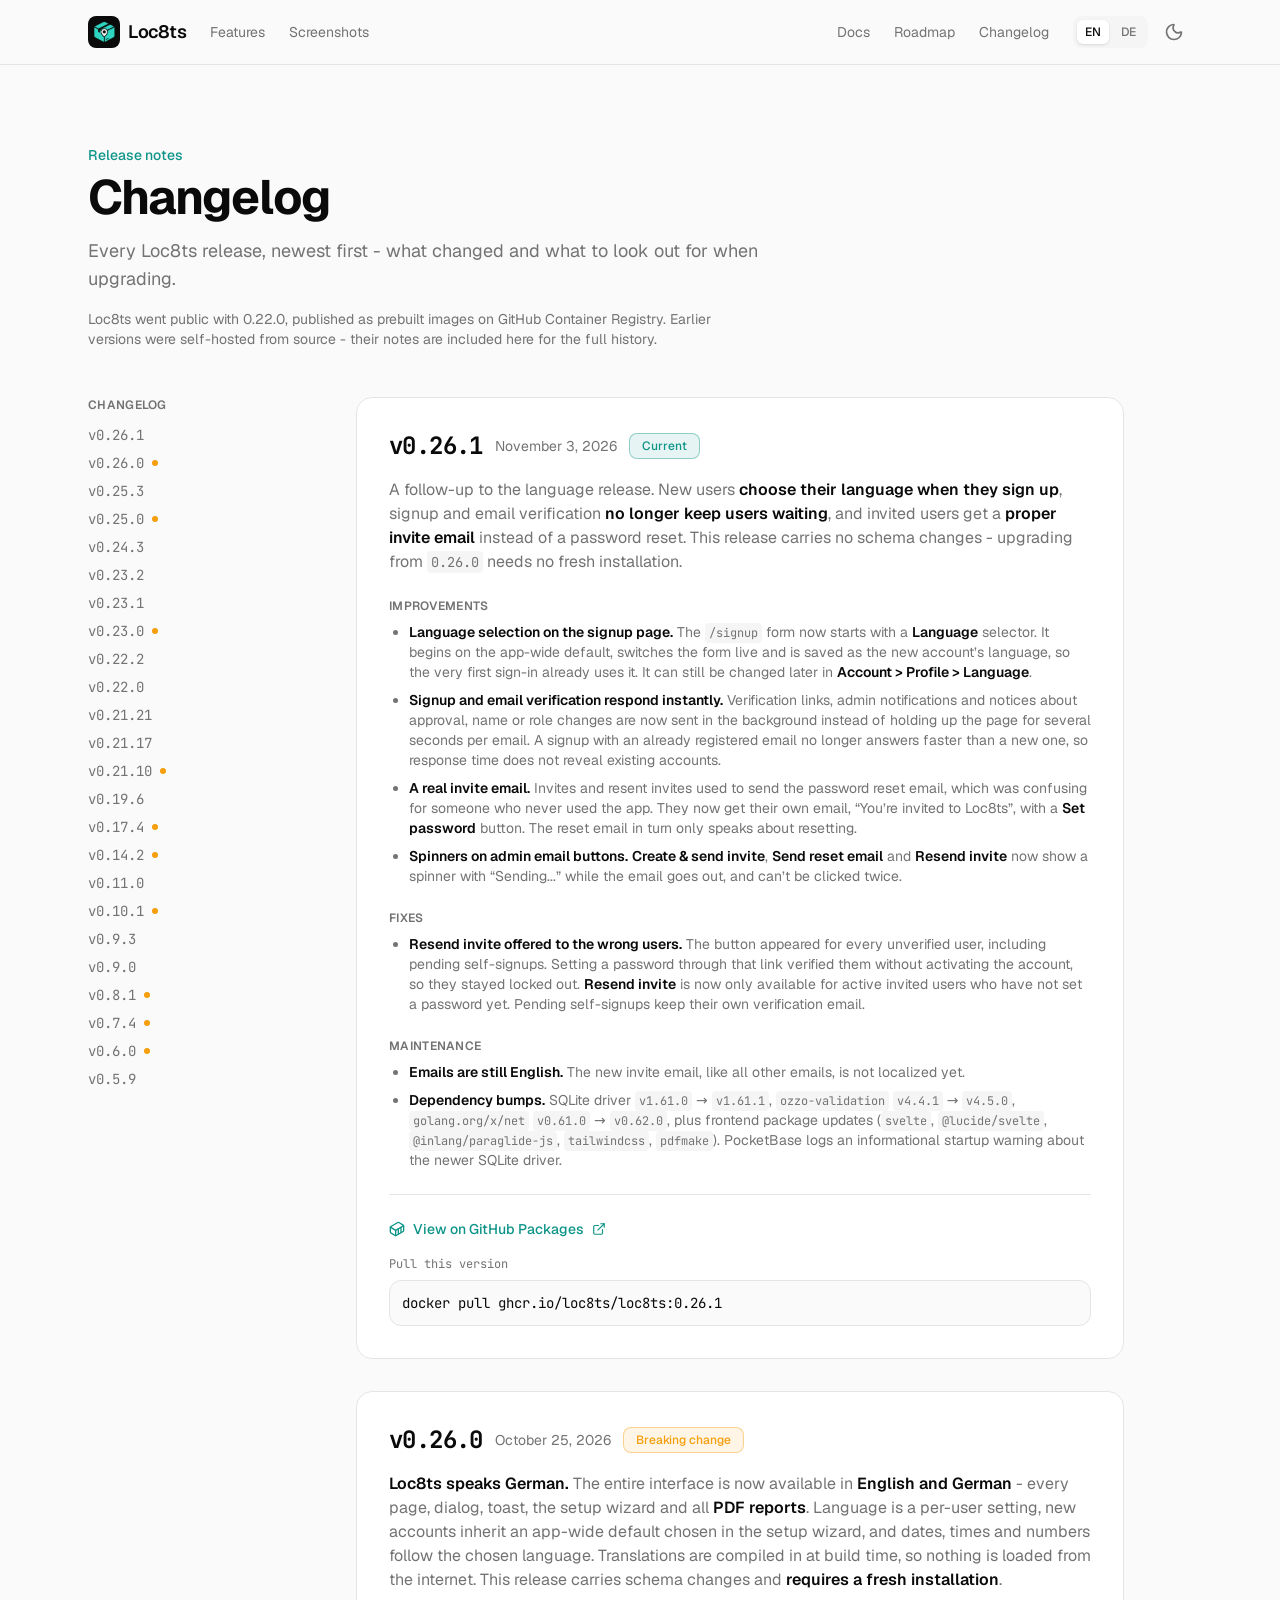
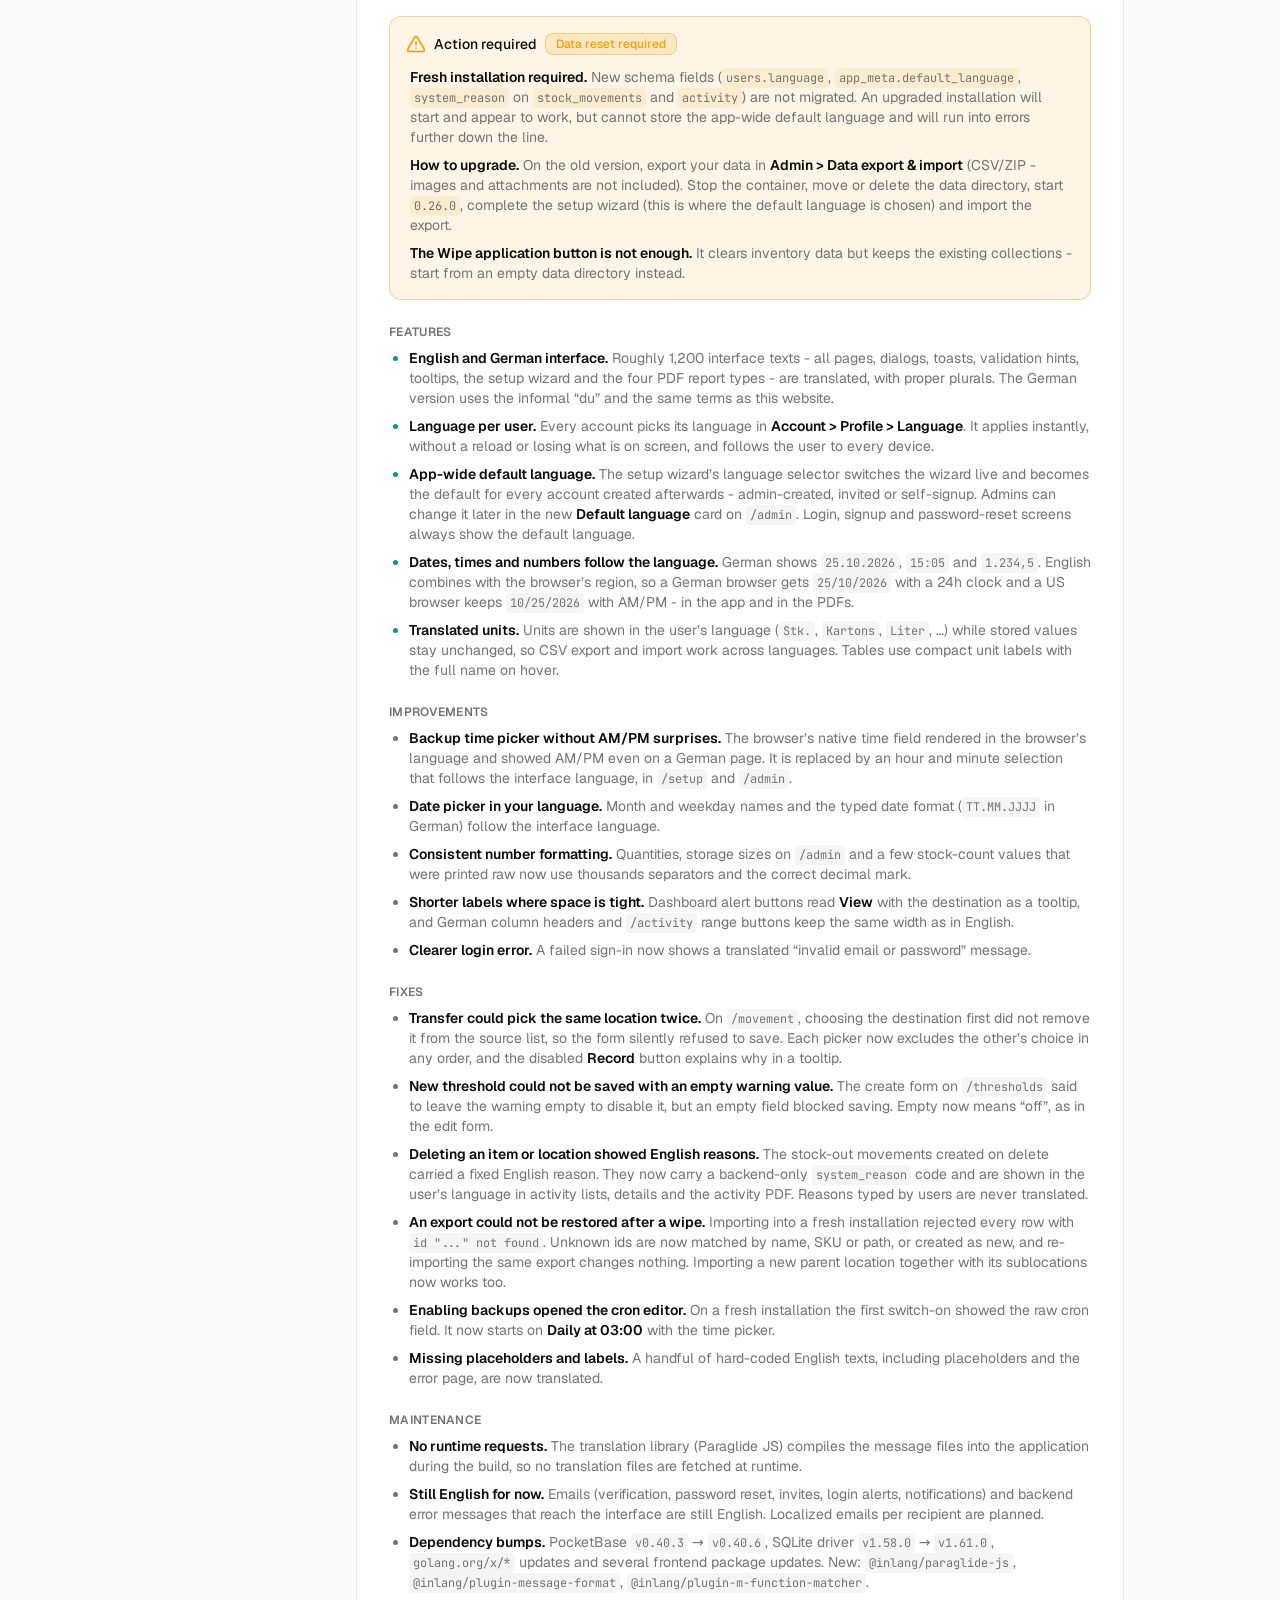
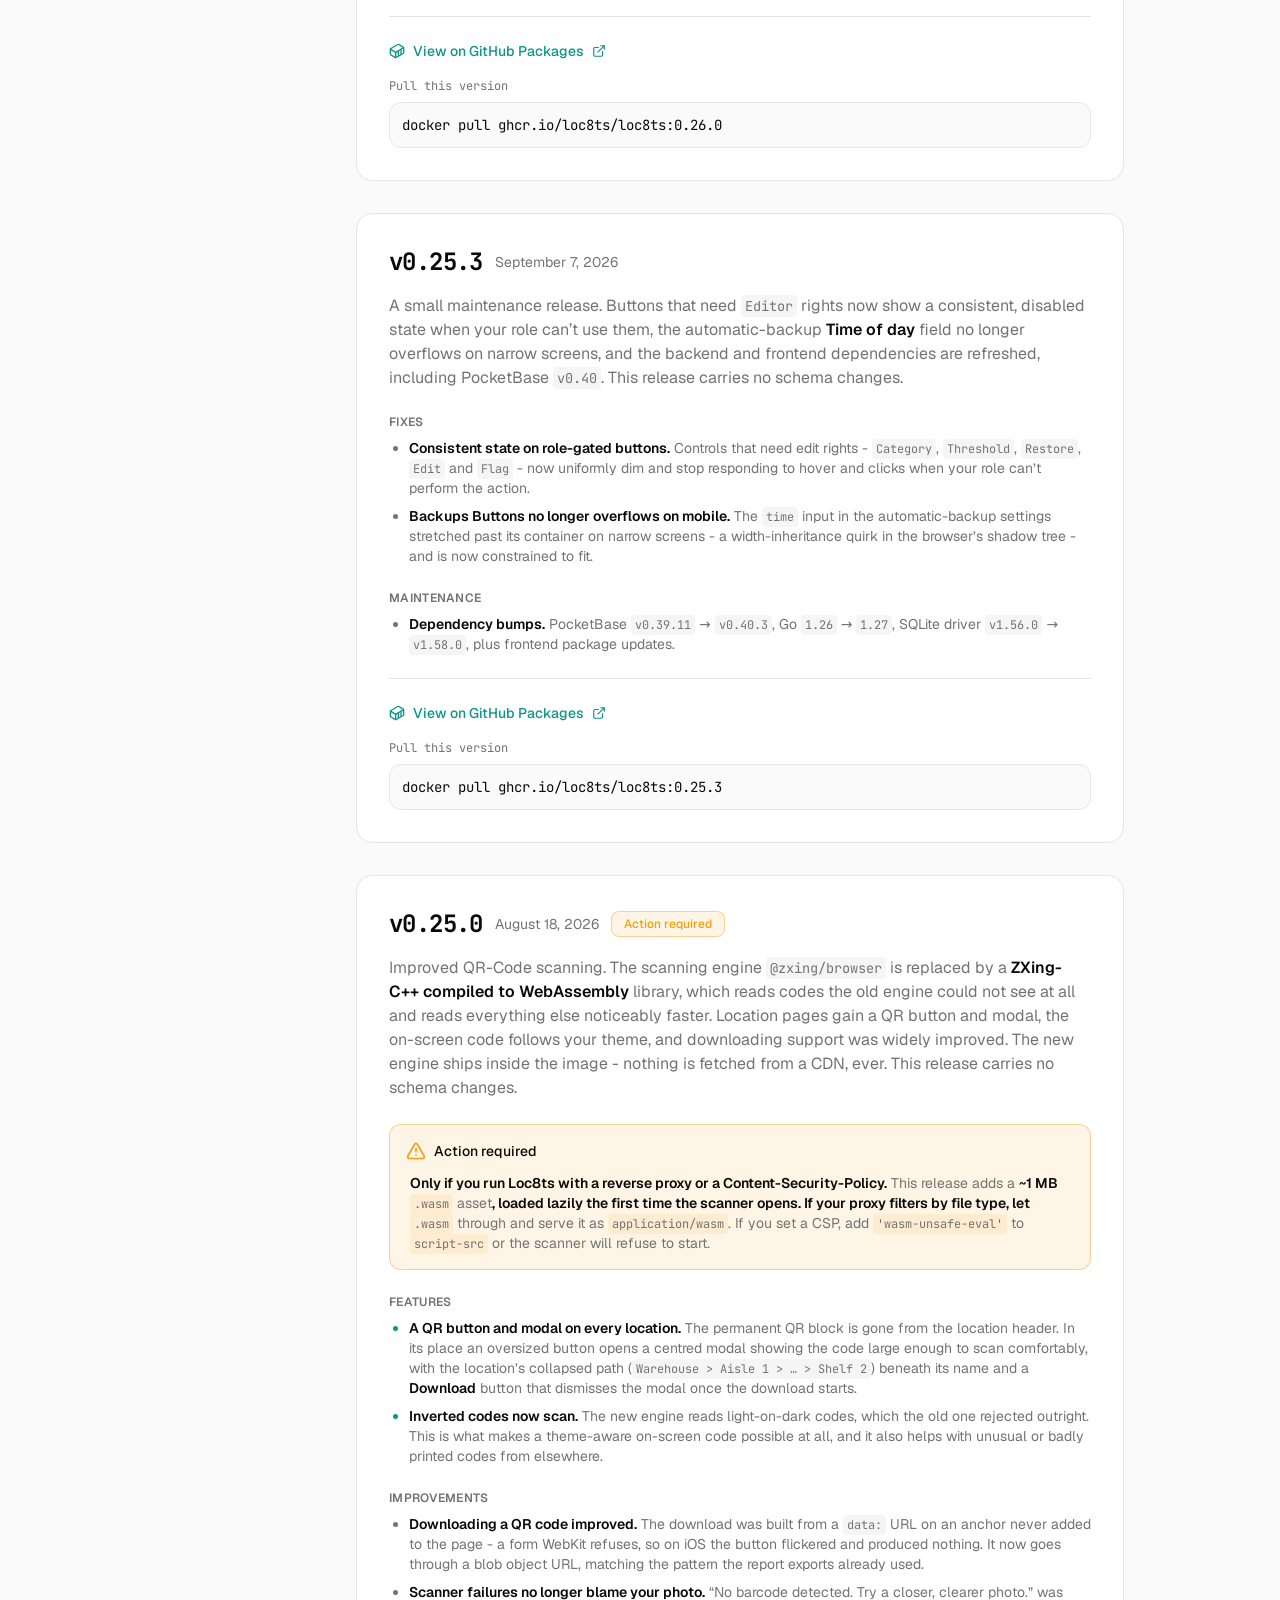
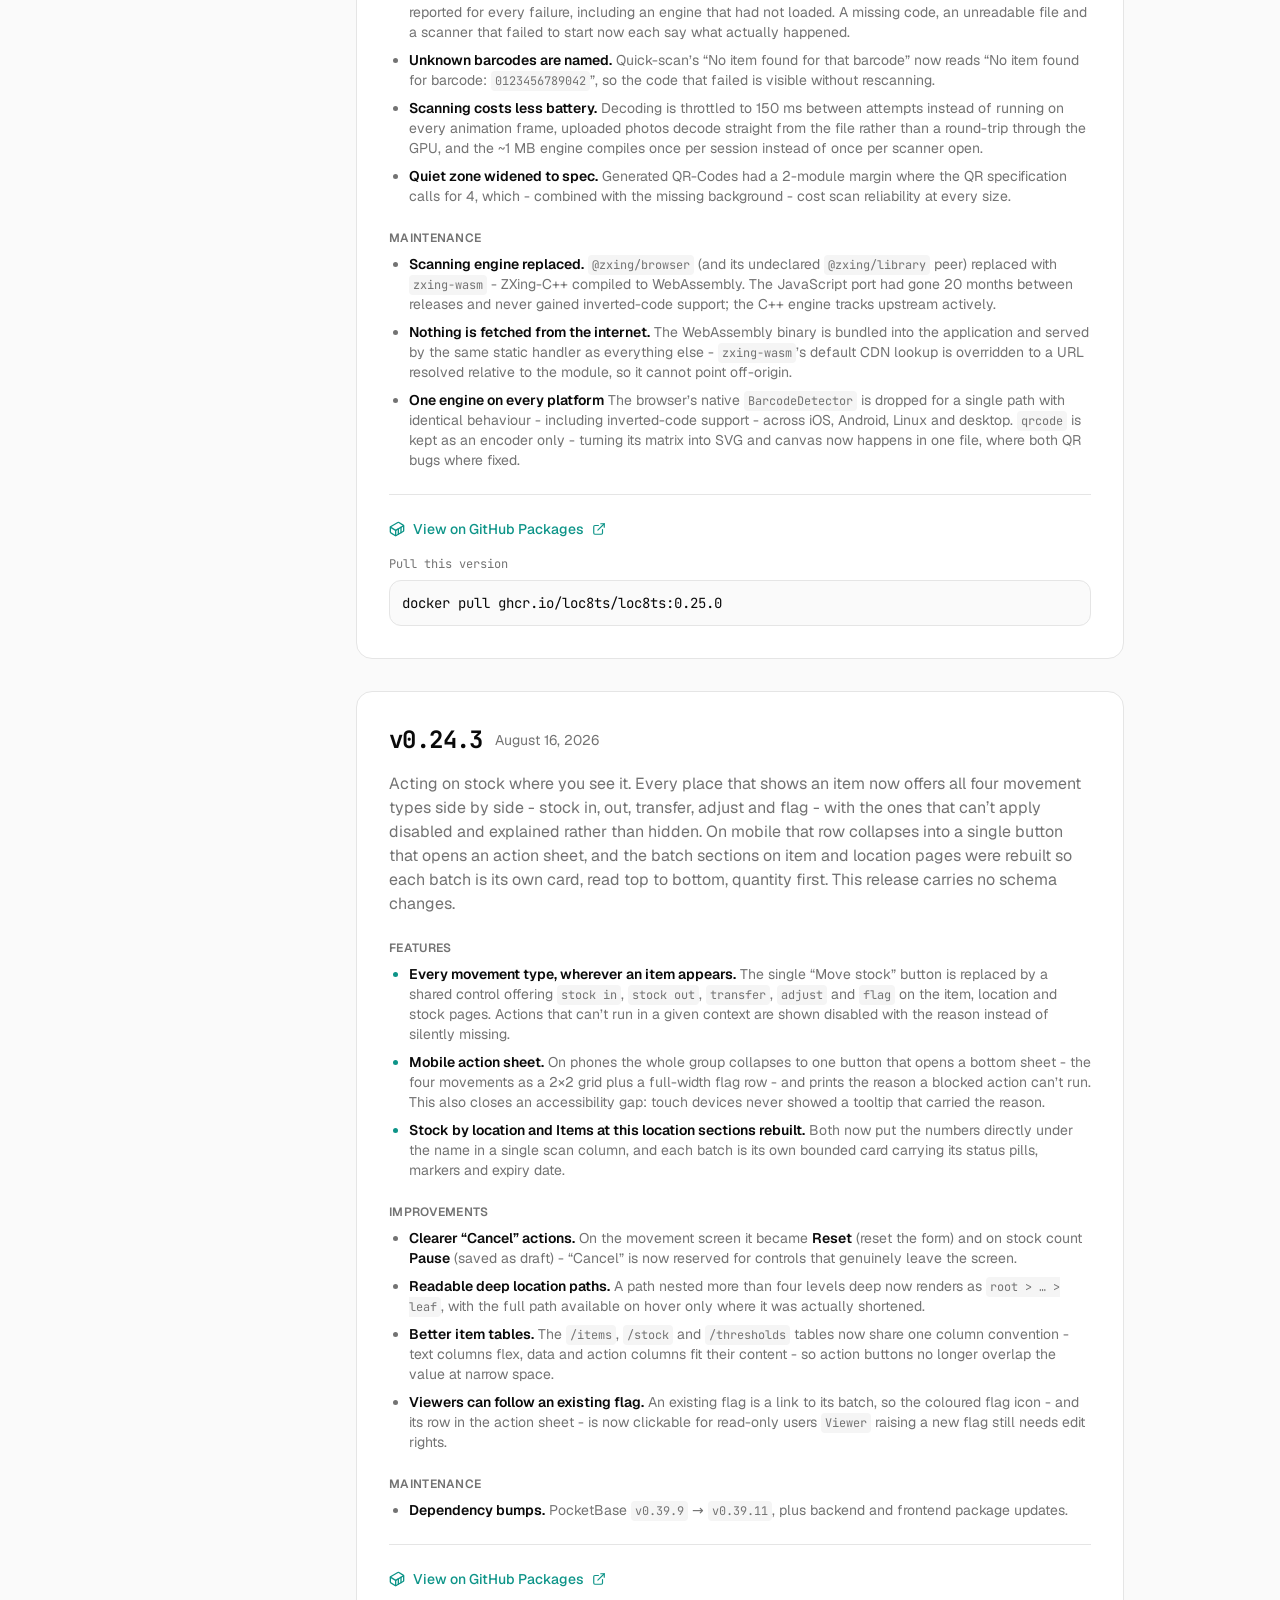
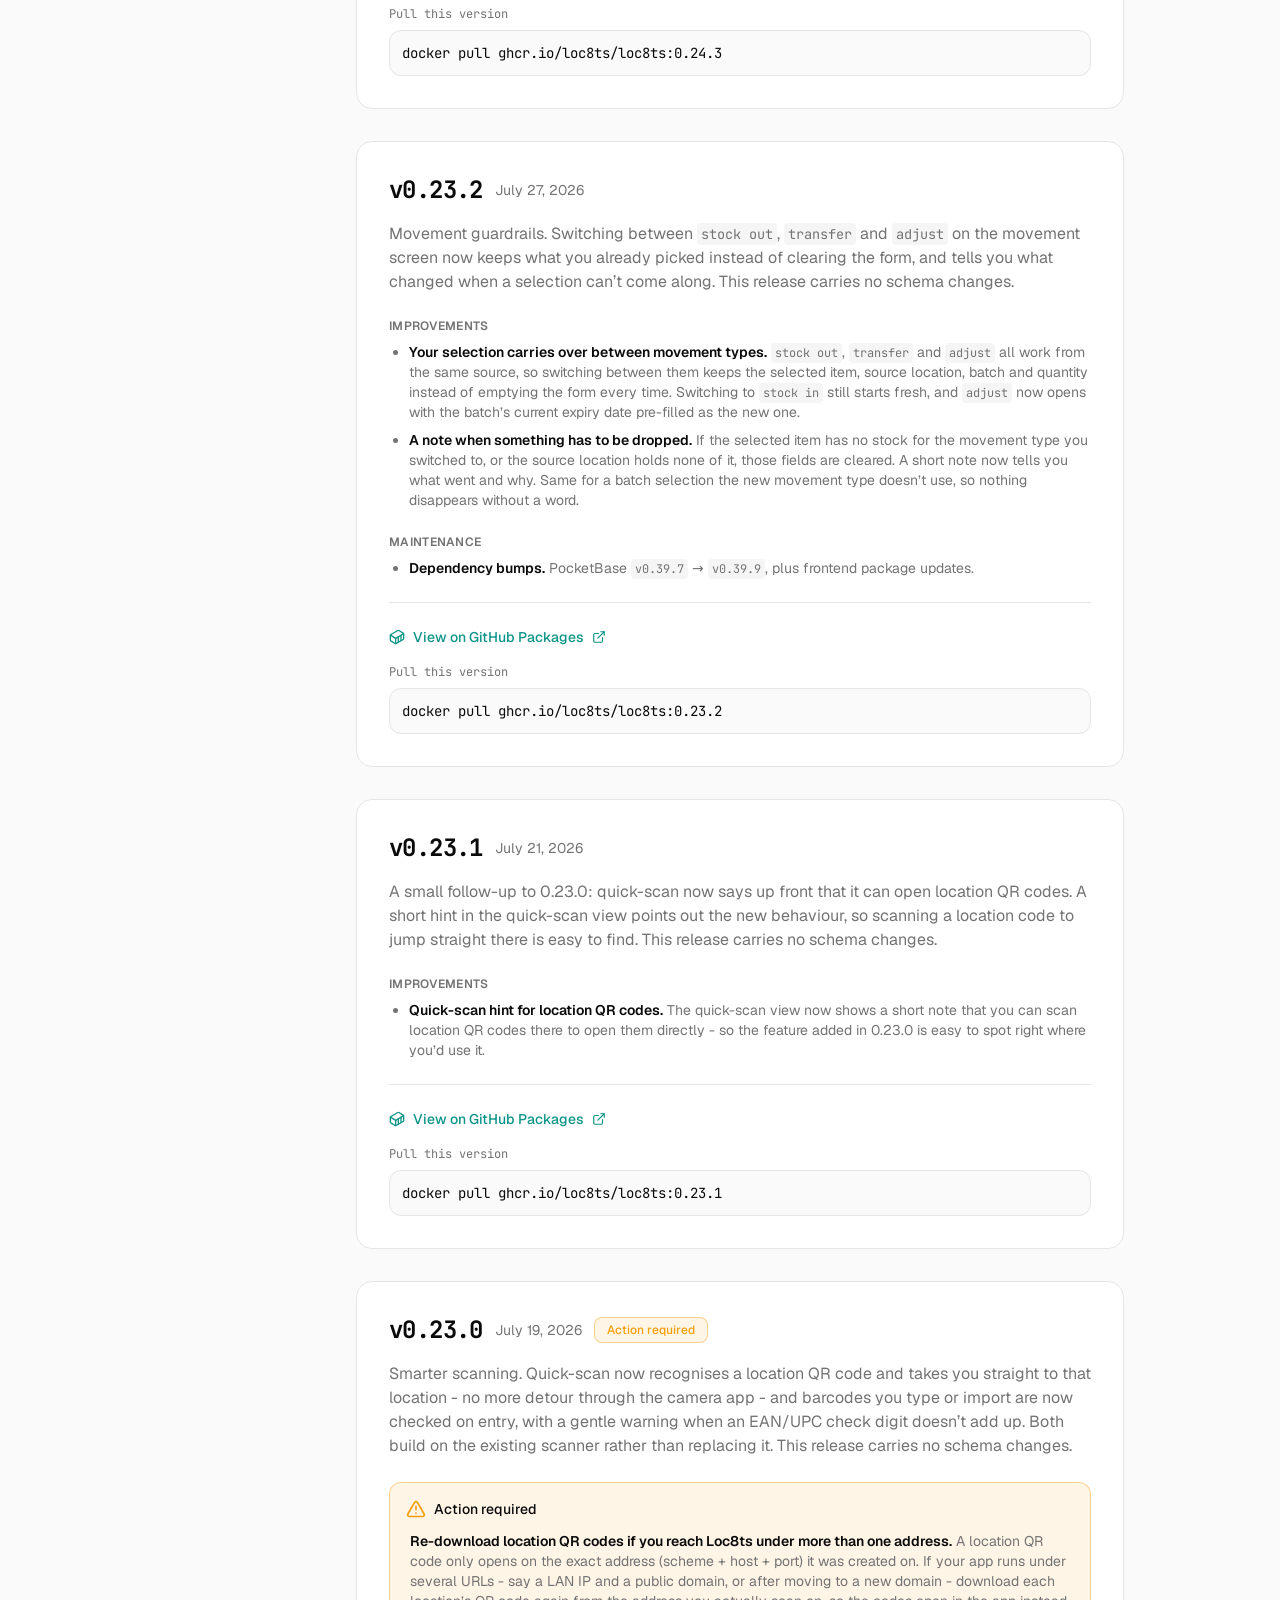
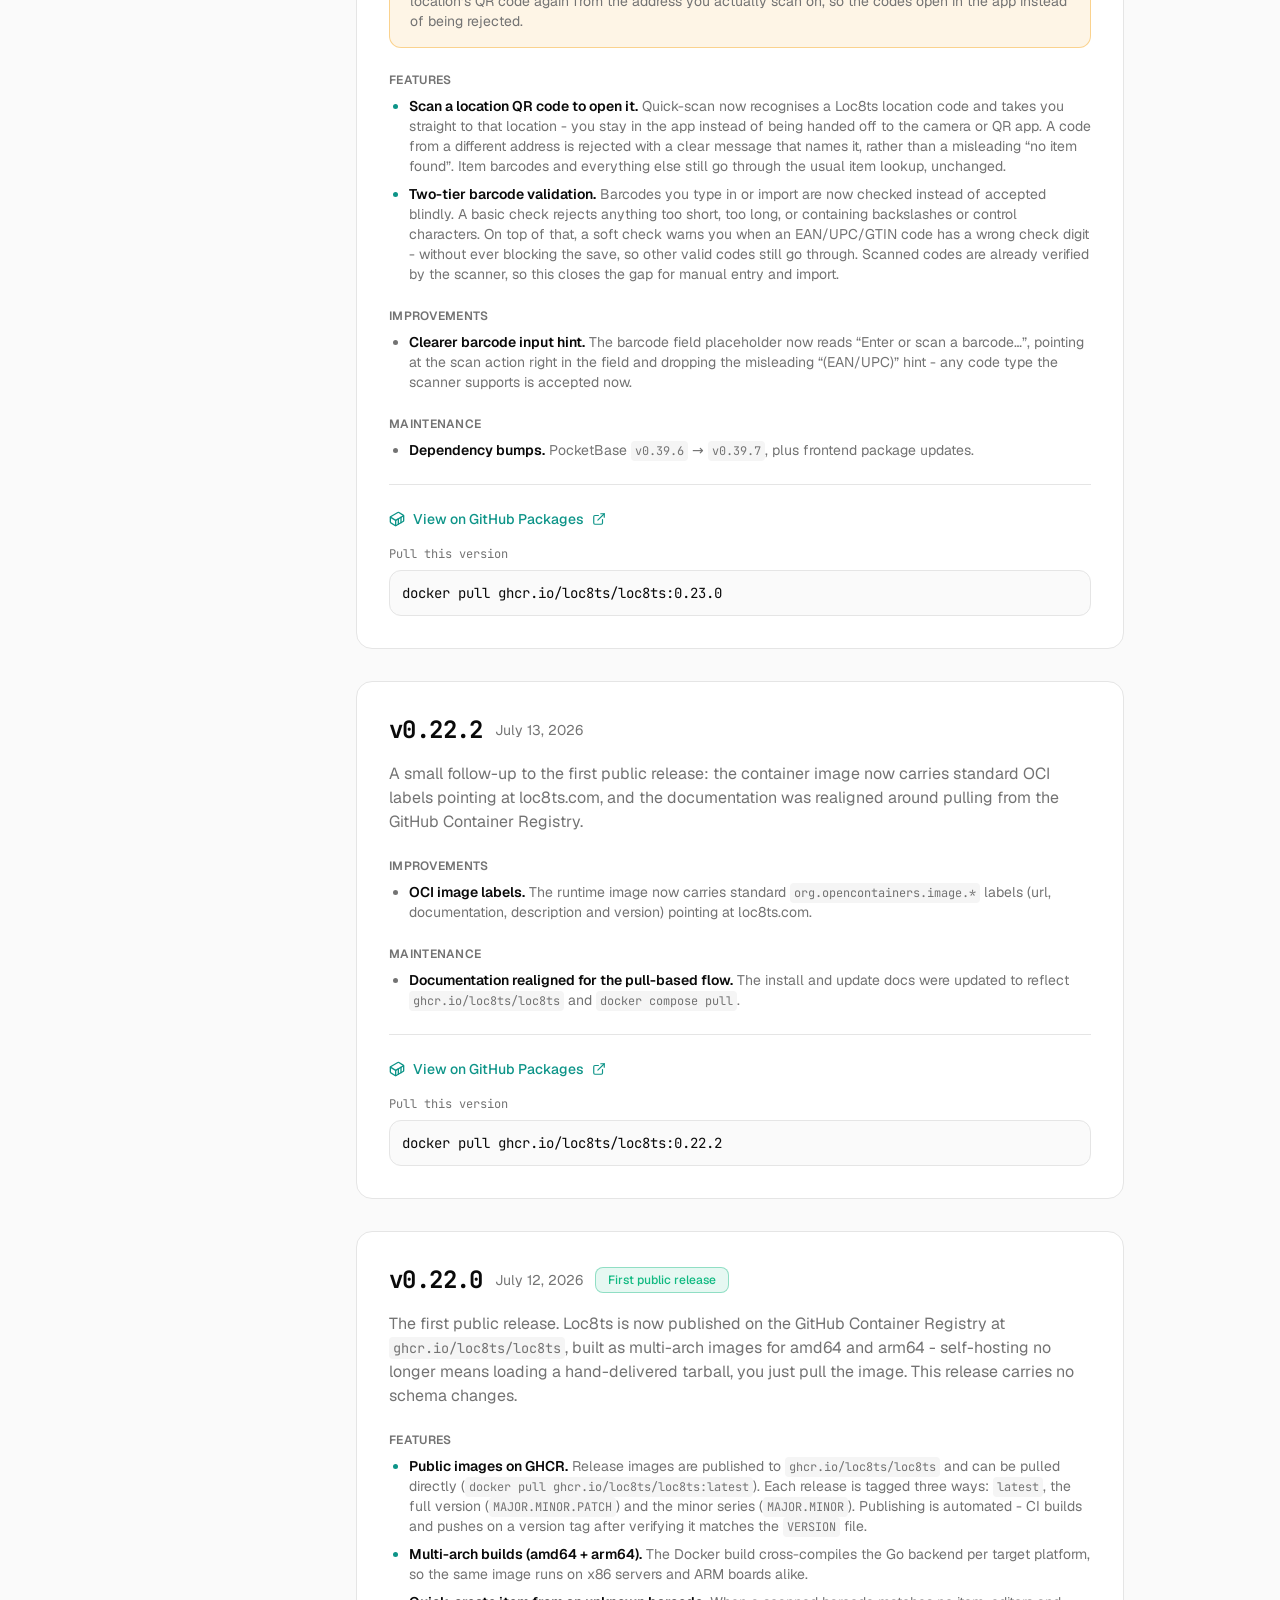
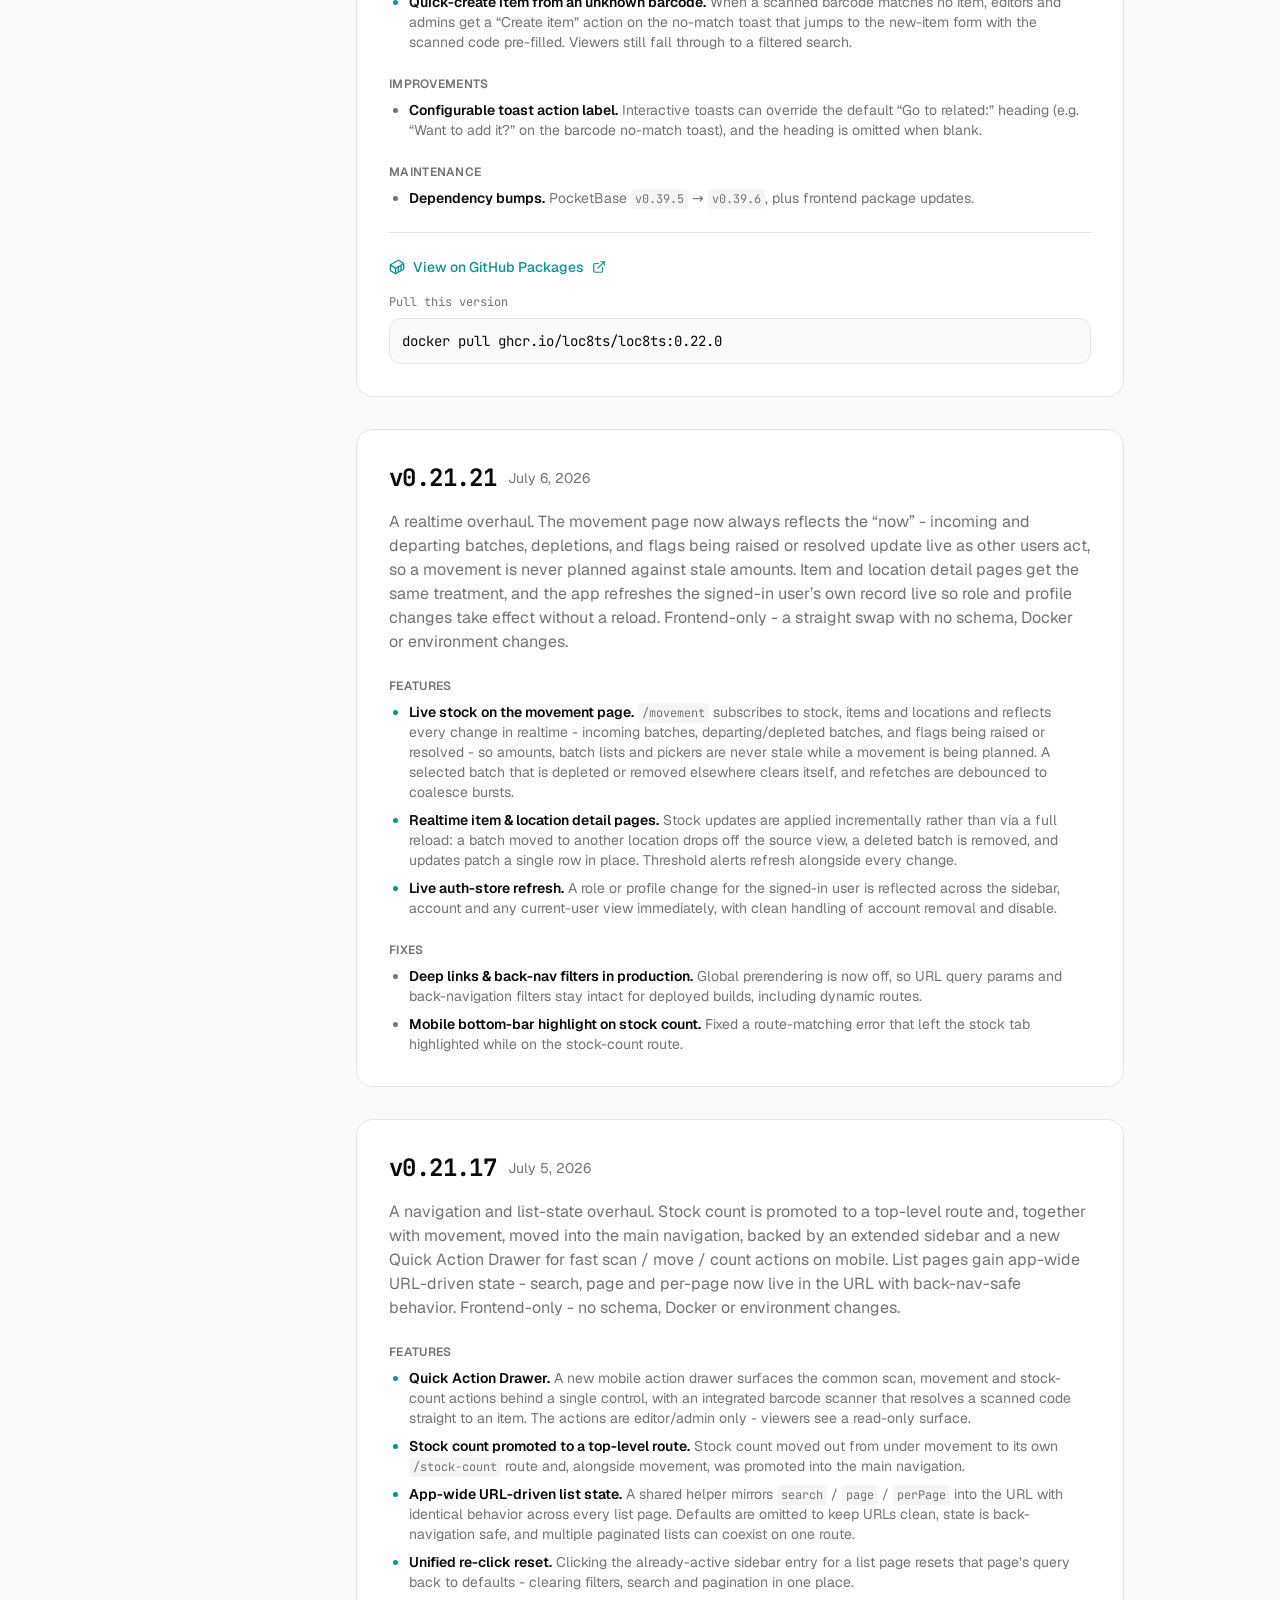
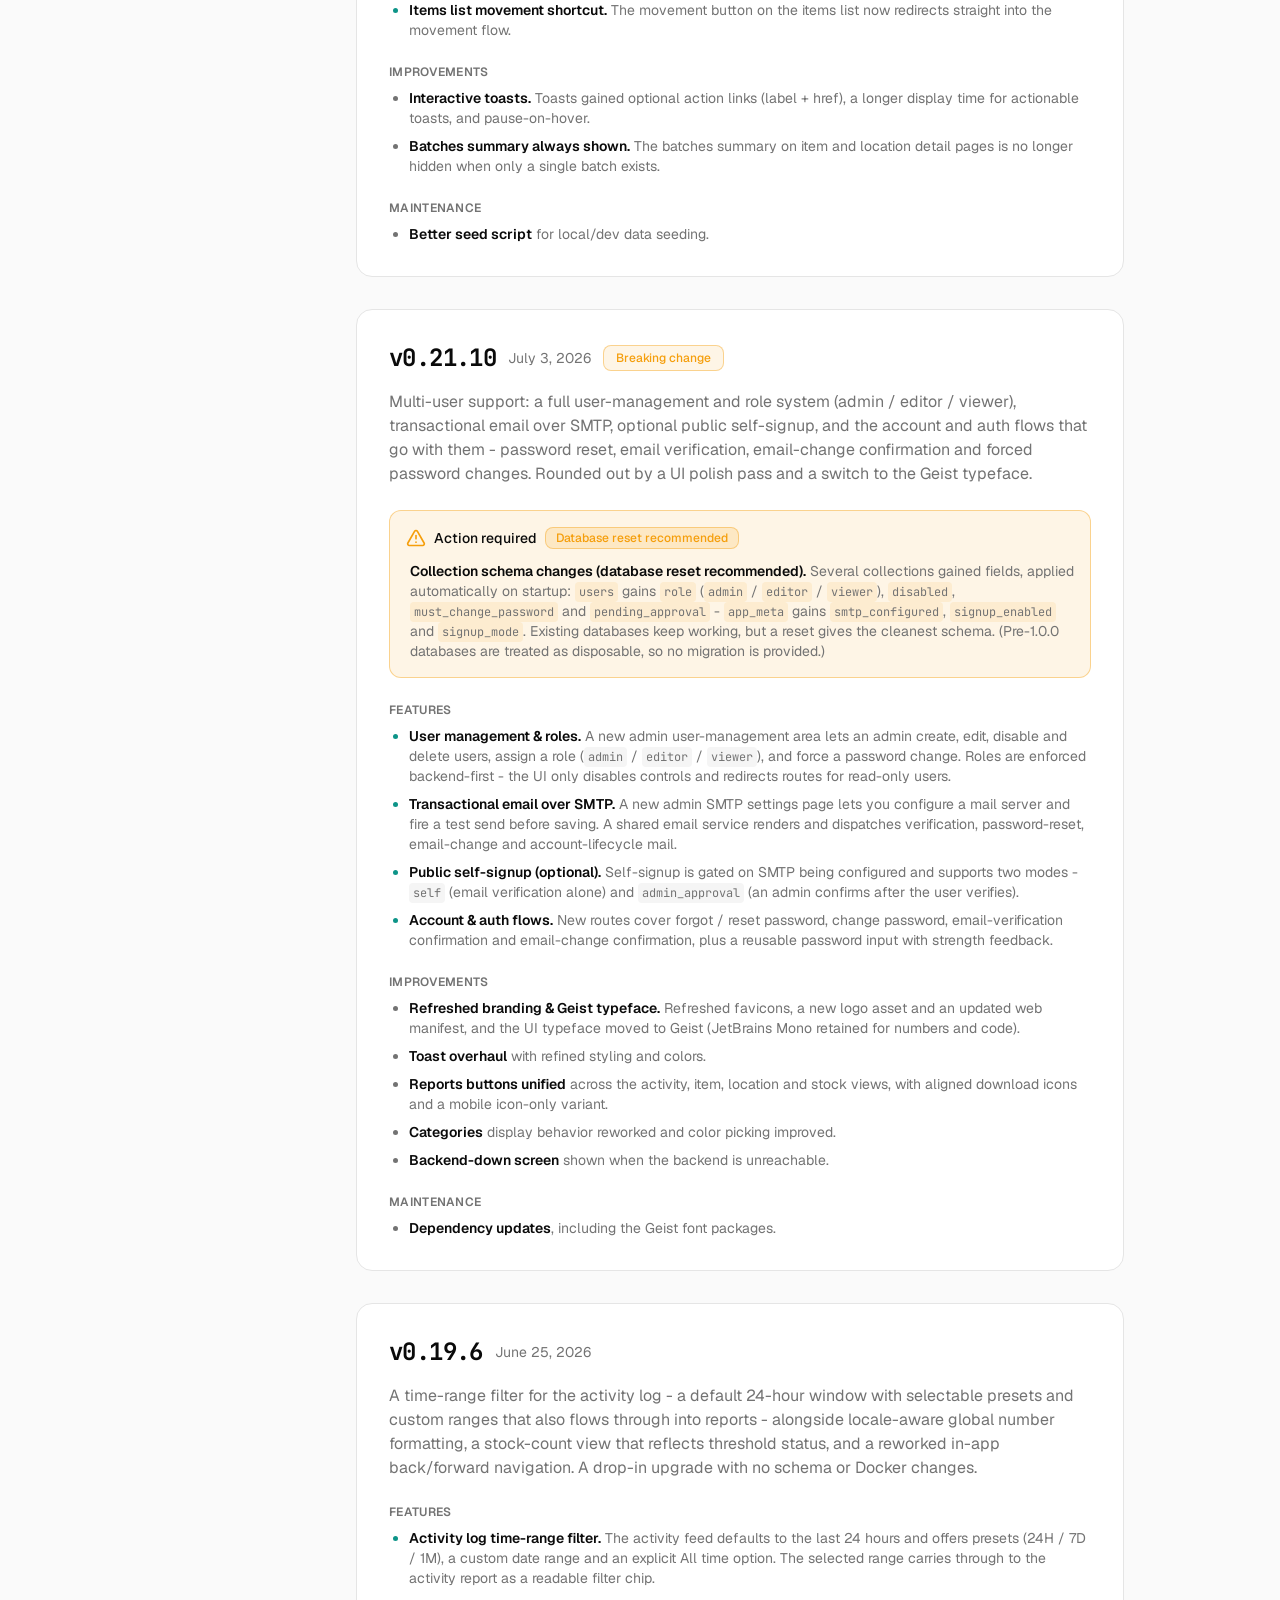
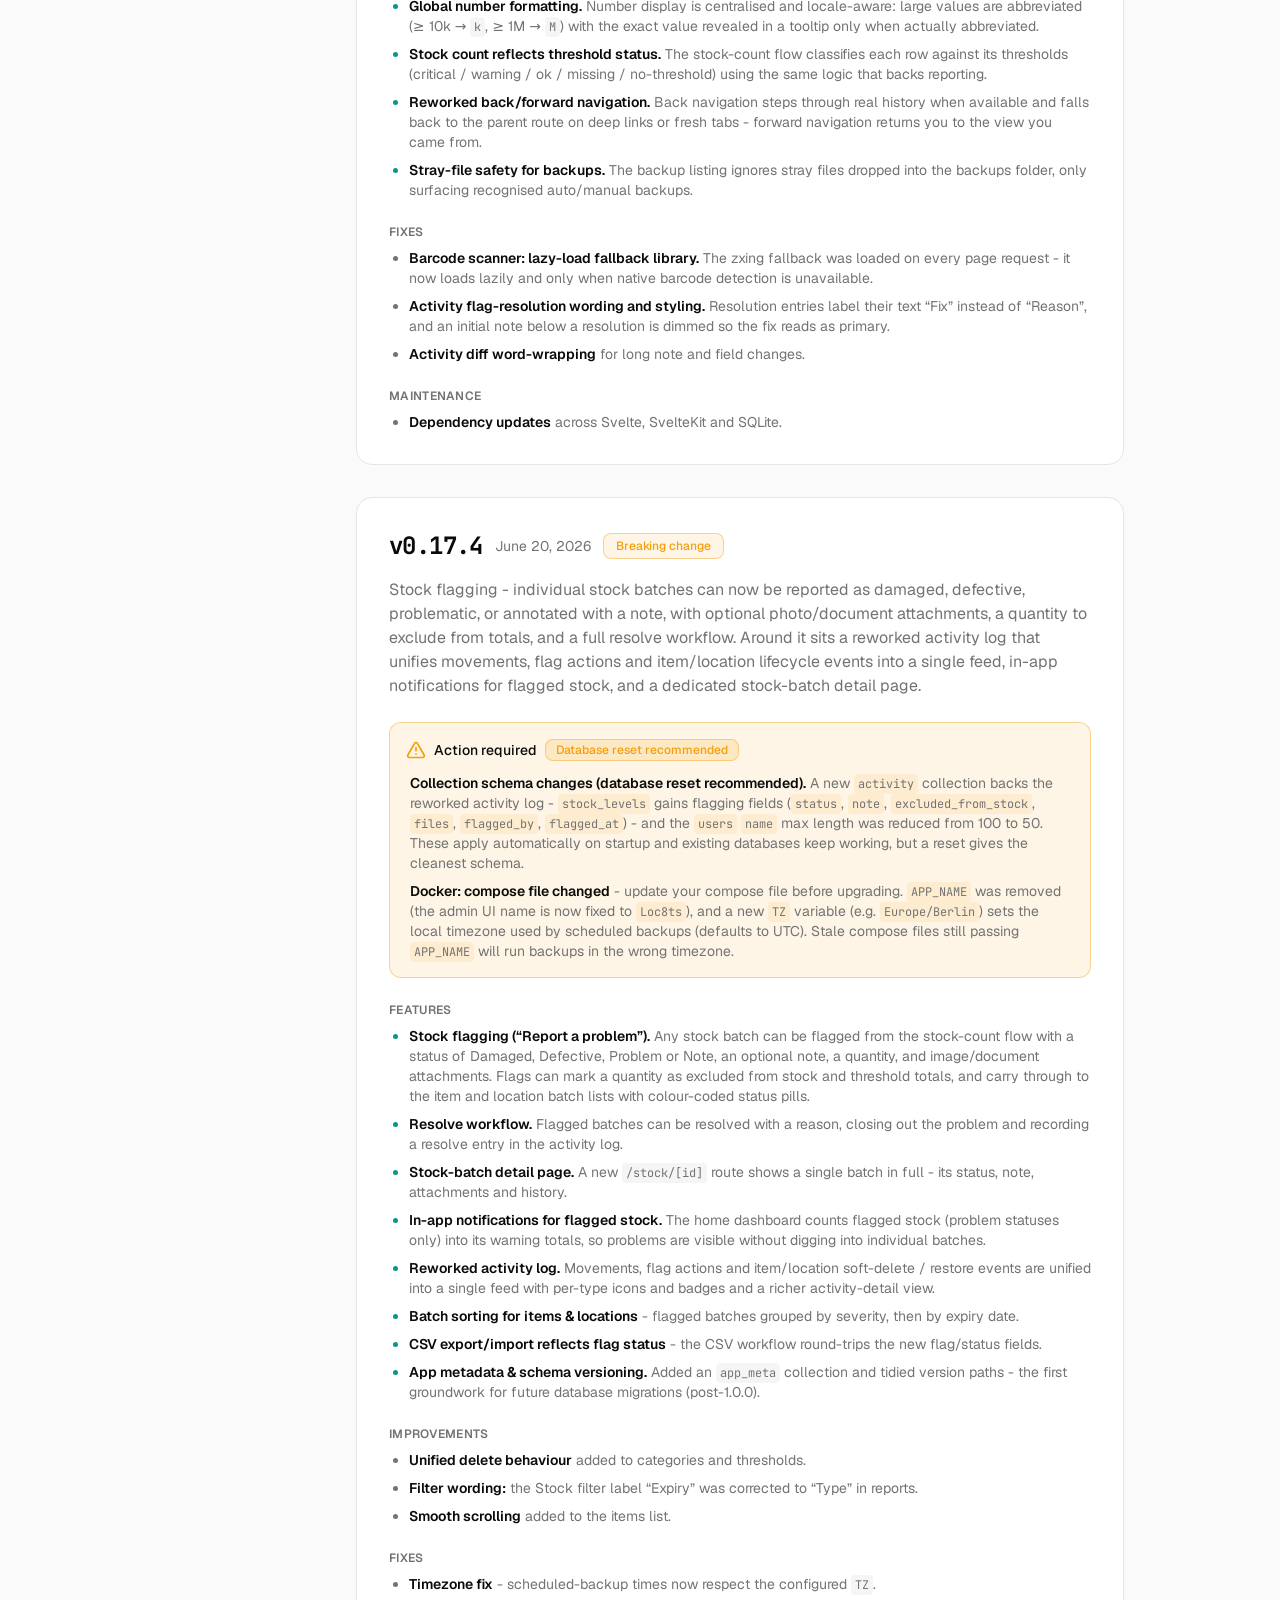
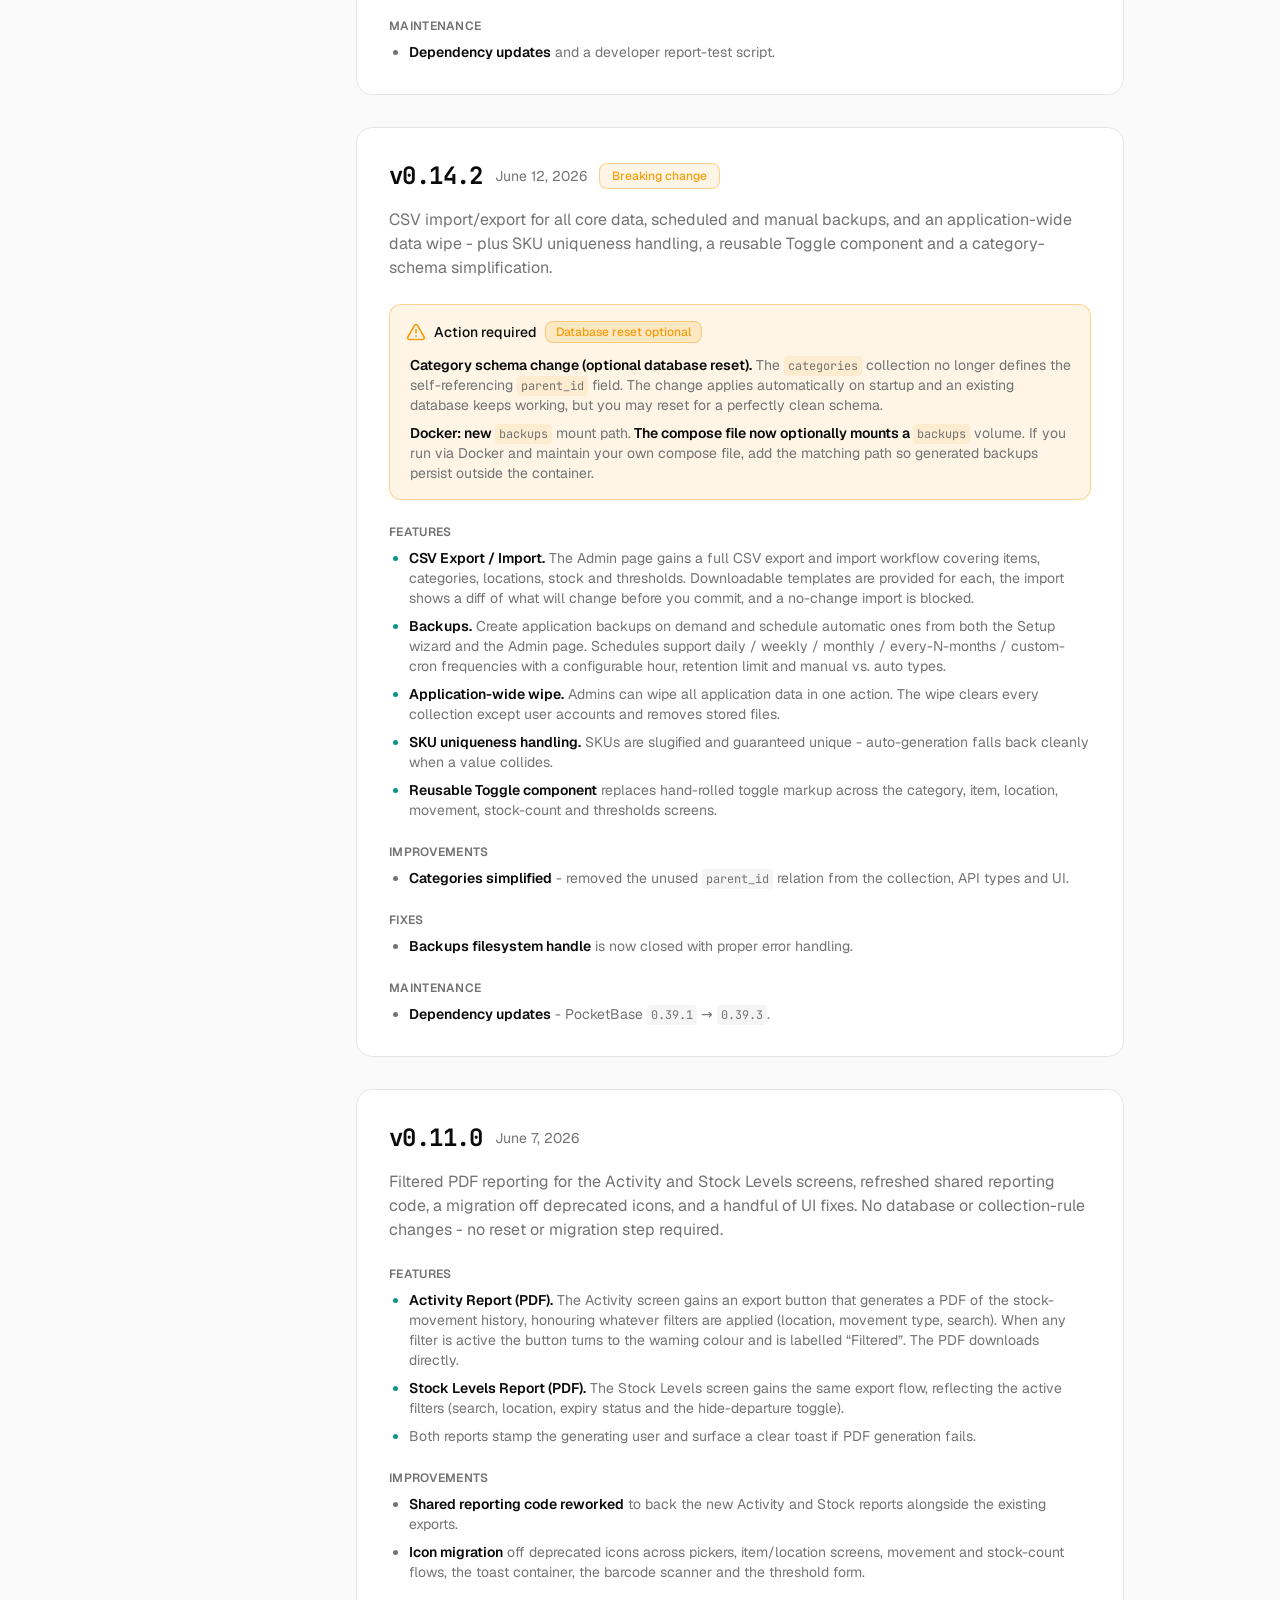
<file: changelog.html>
<!doctype html>
<html lang="en" dir="ltr">
	<head>
		<meta charset="utf-8" />
		<meta name="viewport" content="width=device-width, initial-scale=1" />
		<link rel="icon" href="/favicon.ico" sizes="any" />
		<link rel="icon" type="image/png" sizes="32x32" href="/favicon-32x32.png" />
		<link rel="icon" type="image/png" sizes="16x16" href="/favicon-16x16.png" />
		<link rel="apple-touch-icon" href="/apple-touch-icon.png" />
		<link rel="manifest" href="/site.webmanifest" />
		<meta name="theme-color" media="(prefers-color-scheme: light)" content="#fafafa" />
		<meta name="theme-color" media="(prefers-color-scheme: dark)" content="#0a0a0a" />
		<link href="/_app/immutable/entry/start.BuN2Lisn.js" rel="modulepreload">
		<link href="/_app/immutable/chunks/CWsqyEpt.js" rel="modulepreload">
		<link href="/_app/immutable/chunks/3wZELoAi.js" rel="modulepreload">
		<link href="/_app/immutable/entry/app.B5LOl0FC.js" rel="modulepreload">
		<link href="/_app/immutable/chunks/vA84O1w2.js" rel="modulepreload">
		<link href="/_app/immutable/nodes/0.Ctbv4abP.js" rel="modulepreload">
		<link href="/_app/immutable/chunks/_E4xmksi.js" rel="modulepreload">
		<link href="/_app/immutable/nodes/4.DwgedN1E.js" rel="modulepreload">
		<link href="/_app/immutable/chunks/C0-8NefA.js" rel="modulepreload">
		<link href="/_app/immutable/chunks/x26cB2KQ.js" rel="modulepreload">
		<link href="/_app/immutable/chunks/BavARoYF.js" rel="modulepreload">
		<link href="/_app/immutable/chunks/BJ768Y3g.js" rel="modulepreload">
		<link href="/_app/immutable/chunks/CWL_M8KL.js" rel="modulepreload">
		<!--c3nf25--><meta name="description" content="Release notes for Loc8ts: new features, improvements, fixes and breaking changes."/><!----><title>Changelog - Loc8ts</title>
		<link href="/_app/immutable/assets/0.BZqA30u1.css" rel="stylesheet">
		<script>
			(function () {
				try {
					let theme = localStorage.getItem('theme');
					let isDark = theme === 'dark' || (!theme && window.matchMedia('(prefers-color-scheme: dark)').matches);
					if (isDark) {
						document.documentElement.classList.add('dark');
						document.documentElement.style.backgroundColor = '#0a0a0a';
					} else {
						document.documentElement.style.backgroundColor = '#fafafa';
					}
				} catch (e) {}
			})();
		</script>
	</head>

	<body data-sveltekit-preload-data="hover">
		<div style="display: contents"><!--[--><!--[0--><!--[--><!--[--><div class="flex min-h-screen flex-col"><header class="sticky top-0 z-50 border-b border-border bg-background/80 backdrop-blur supports-[backdrop-filter]:bg-background/60"><div class="mx-auto flex h-16 max-w-6xl items-center justify-between px-4 sm:px-6"><div class="flex items-center gap-6"><a href="/" class="flex items-center gap-2 text-lg font-semibold tracking-tight"><img src="/favicon-192x192.png" alt="" class="h-8 w-8 rounded-md"/> Loc8ts</a> <nav class="hidden items-center gap-6 text-sm text-muted-foreground sm:flex"><a href="/#features" class="transition-colors hover:text-foreground">Features</a> <a href="/#screenshots" class="transition-colors hover:text-foreground">Screenshots</a></nav></div> <div class="flex items-center gap-4 sm:gap-6"><nav class="hidden items-center gap-6 text-sm text-muted-foreground sm:flex"><a href="/docs" class="transition-colors hover:text-foreground">Docs</a> <a href="/roadmap" class="transition-colors hover:text-foreground">Roadmap</a> <a href="/changelog" class="transition-colors hover:text-foreground">Changelog</a></nav> <div class="flex items-center gap-2"><nav aria-label="Switch language" class="flex items-center gap-1 rounded-md bg-muted p-1"><!--[--><a href="/changelog" data-sveltekit-reload="" aria-current="page" class="rounded-sm px-2 py-1 text-xs font-medium uppercase transition-colors bg-card text-foreground shadow-sm">en</a><a href="/de/changelog" data-sveltekit-reload="" class="rounded-sm px-2 py-1 text-xs font-medium uppercase transition-colors text-muted-foreground hover:text-foreground">de</a><!--]--></nav><!----> <button type="button" aria-label="Toggle dark mode" class="inline-flex h-9 w-9 items-center justify-center rounded-md text-muted-foreground transition-colors hover:bg-muted hover:text-foreground"><!--[-1--><svg xmlns="http://www.w3.org/2000/svg" width="24" height="24" viewBox="0 0 24 24" fill="none" stroke="currentColor" stroke-width="2" stroke-linecap="round" stroke-linejoin="round" class="lucide lucide-moon lucide-icon h-5 w-5" aria-hidden="true"><!--[--><!----><path d="M20.985 12.486a9 9 0 1 1-9.473-9.472c.405-.022.617.46.402.803a6 6 0 0 0 8.268 8.268c.344-.215.825-.004.803.401"><!----></path><!----><!--]--><!----></svg><!--]--></button><!----> <button type="button" aria-label="Open menu" aria-expanded="false" aria-controls="mobile-nav" class="inline-flex h-9 w-9 items-center justify-center rounded-md text-muted-foreground transition-colors hover:bg-muted hover:text-foreground sm:hidden"><!--[-1--><svg xmlns="http://www.w3.org/2000/svg" width="24" height="24" viewBox="0 0 24 24" fill="none" stroke="currentColor" stroke-width="2" stroke-linecap="round" stroke-linejoin="round" class="lucide lucide-menu lucide-icon h-5 w-5" aria-hidden="true"><!--[--><!----><path d="M4 5h16"><!----></path><!----><!----><path d="M4 12h16"><!----></path><!----><!----><path d="M4 19h16"><!----></path><!----><!--]--><!----></svg><!--]--></button></div></div></div> <nav id="mobile-nav" class="border-t border-border bg-background px-4 py-2 text-sm text-muted-foreground sm:hidden hidden"><a href="/#features" class="block rounded-md px-2 py-3 transition-colors hover:bg-muted hover:text-foreground">Features</a> <a href="/#screenshots" class="block rounded-md px-2 py-3 transition-colors hover:bg-muted hover:text-foreground">Screenshots</a> <hr class="my-2 border-border"/> <a href="/docs" class="block rounded-md px-2 py-3 transition-colors hover:bg-muted hover:text-foreground">Docs</a> <a href="/roadmap" class="block rounded-md px-2 py-3 transition-colors hover:bg-muted hover:text-foreground">Roadmap</a> <a href="/changelog" class="block rounded-md px-2 py-3 transition-colors hover:bg-muted hover:text-foreground">Changelog</a></nav></header><!----> <main id="top" class="flex-1"><div class="mx-auto max-w-6xl px-4 py-16 sm:px-6 sm:py-20"><header class="max-w-2xl"><p class="text-sm font-medium text-primary">Release notes</p> <h1 class="mt-2 text-4xl font-bold tracking-tight sm:text-5xl">Changelog</h1> <p class="mt-4 text-lg text-muted-foreground">Every Loc8ts release, newest first - what changed and what to look out for when upgrading.</p> <p class="mt-4 text-sm text-muted-foreground">Loc8ts went public with 0.22.0, published as prebuilt images on GitHub Container Registry. Earlier versions were self-hosted from source - their notes are included here for the full history.</p></header> <div class="mt-12 gap-12 lg:grid lg:grid-cols-[220px_1fr]"><aside class="mb-10 lg:mb-0"><nav class="lg:sticky lg:top-24" aria-label="Changelog"><button type="button" aria-expanded="false" aria-controls="changelog-version-index" class="flex w-full items-center justify-between gap-2 rounded-md border border-border bg-card px-3 py-2 text-xs font-semibold uppercase tracking-wide text-muted-foreground transition-colors hover:bg-muted lg:pointer-events-none lg:border-0 lg:bg-transparent lg:px-0 lg:py-0 lg:hover:bg-transparent"><span class="flex items-center gap-2">Changelog <span class="font-mono text-[10px] font-normal text-muted-foreground lg:hidden">(24)</span></span> <svg xmlns="http://www.w3.org/2000/svg" width="24" height="24" viewBox="0 0 24 24" fill="none" stroke="currentColor" stroke-width="2" stroke-linecap="round" stroke-linejoin="round" class="lucide lucide-chevron-down lucide-icon h-4 w-4 shrink-0 transition-transform lg:hidden " aria-hidden="true"><!--[--><!----><path d="m6 9 6 6 6-6"><!----></path><!----><!--]--><!----></svg><!----></button> <ul id="changelog-version-index" class="mt-2 space-y-2 rounded-md border border-border bg-card p-3 text-sm lg:mt-3 lg:block lg:border-0 lg:bg-transparent lg:p-0 hidden"><!--[--><li><a href="#v0.26.1" class="flex items-center gap-2 text-muted-foreground transition-colors hover:text-foreground"><span class="font-mono">v0.26.1</span> <!--[-1--><!--]--></a></li><li><a href="#v0.26.0" class="flex items-center gap-2 text-muted-foreground transition-colors hover:text-foreground"><span class="font-mono">v0.26.0</span> <!--[0--><span class="h-1.5 w-1.5 shrink-0 rounded-full bg-warning" title="Breaking change"></span><!--]--></a></li><li><a href="#v0.25.3" class="flex items-center gap-2 text-muted-foreground transition-colors hover:text-foreground"><span class="font-mono">v0.25.3</span> <!--[-1--><!--]--></a></li><li><a href="#v0.25.0" class="flex items-center gap-2 text-muted-foreground transition-colors hover:text-foreground"><span class="font-mono">v0.25.0</span> <!--[0--><span class="h-1.5 w-1.5 shrink-0 rounded-full bg-warning" title="Action required"></span><!--]--></a></li><li><a href="#v0.24.3" class="flex items-center gap-2 text-muted-foreground transition-colors hover:text-foreground"><span class="font-mono">v0.24.3</span> <!--[-1--><!--]--></a></li><li><a href="#v0.23.2" class="flex items-center gap-2 text-muted-foreground transition-colors hover:text-foreground"><span class="font-mono">v0.23.2</span> <!--[-1--><!--]--></a></li><li><a href="#v0.23.1" class="flex items-center gap-2 text-muted-foreground transition-colors hover:text-foreground"><span class="font-mono">v0.23.1</span> <!--[-1--><!--]--></a></li><li><a href="#v0.23.0" class="flex items-center gap-2 text-muted-foreground transition-colors hover:text-foreground"><span class="font-mono">v0.23.0</span> <!--[0--><span class="h-1.5 w-1.5 shrink-0 rounded-full bg-warning" title="Action required"></span><!--]--></a></li><li><a href="#v0.22.2" class="flex items-center gap-2 text-muted-foreground transition-colors hover:text-foreground"><span class="font-mono">v0.22.2</span> <!--[-1--><!--]--></a></li><li><a href="#v0.22.0" class="flex items-center gap-2 text-muted-foreground transition-colors hover:text-foreground"><span class="font-mono">v0.22.0</span> <!--[-1--><!--]--></a></li><li><a href="#v0.21.21" class="flex items-center gap-2 text-muted-foreground transition-colors hover:text-foreground"><span class="font-mono">v0.21.21</span> <!--[-1--><!--]--></a></li><li><a href="#v0.21.17" class="flex items-center gap-2 text-muted-foreground transition-colors hover:text-foreground"><span class="font-mono">v0.21.17</span> <!--[-1--><!--]--></a></li><li><a href="#v0.21.10" class="flex items-center gap-2 text-muted-foreground transition-colors hover:text-foreground"><span class="font-mono">v0.21.10</span> <!--[0--><span class="h-1.5 w-1.5 shrink-0 rounded-full bg-warning" title="Breaking change"></span><!--]--></a></li><li><a href="#v0.19.6" class="flex items-center gap-2 text-muted-foreground transition-colors hover:text-foreground"><span class="font-mono">v0.19.6</span> <!--[-1--><!--]--></a></li><li><a href="#v0.17.4" class="flex items-center gap-2 text-muted-foreground transition-colors hover:text-foreground"><span class="font-mono">v0.17.4</span> <!--[0--><span class="h-1.5 w-1.5 shrink-0 rounded-full bg-warning" title="Breaking change"></span><!--]--></a></li><li><a href="#v0.14.2" class="flex items-center gap-2 text-muted-foreground transition-colors hover:text-foreground"><span class="font-mono">v0.14.2</span> <!--[0--><span class="h-1.5 w-1.5 shrink-0 rounded-full bg-warning" title="Breaking change"></span><!--]--></a></li><li><a href="#v0.11.0" class="flex items-center gap-2 text-muted-foreground transition-colors hover:text-foreground"><span class="font-mono">v0.11.0</span> <!--[-1--><!--]--></a></li><li><a href="#v0.10.1" class="flex items-center gap-2 text-muted-foreground transition-colors hover:text-foreground"><span class="font-mono">v0.10.1</span> <!--[0--><span class="h-1.5 w-1.5 shrink-0 rounded-full bg-warning" title="Breaking change"></span><!--]--></a></li><li><a href="#v0.9.3" class="flex items-center gap-2 text-muted-foreground transition-colors hover:text-foreground"><span class="font-mono">v0.9.3</span> <!--[-1--><!--]--></a></li><li><a href="#v0.9.0" class="flex items-center gap-2 text-muted-foreground transition-colors hover:text-foreground"><span class="font-mono">v0.9.0</span> <!--[-1--><!--]--></a></li><li><a href="#v0.8.1" class="flex items-center gap-2 text-muted-foreground transition-colors hover:text-foreground"><span class="font-mono">v0.8.1</span> <!--[0--><span class="h-1.5 w-1.5 shrink-0 rounded-full bg-warning" title="Breaking change"></span><!--]--></a></li><li><a href="#v0.7.4" class="flex items-center gap-2 text-muted-foreground transition-colors hover:text-foreground"><span class="font-mono">v0.7.4</span> <!--[0--><span class="h-1.5 w-1.5 shrink-0 rounded-full bg-warning" title="Breaking change"></span><!--]--></a></li><li><a href="#v0.6.0" class="flex items-center gap-2 text-muted-foreground transition-colors hover:text-foreground"><span class="font-mono">v0.6.0</span> <!--[0--><span class="h-1.5 w-1.5 shrink-0 rounded-full bg-warning" title="Breaking change"></span><!--]--></a></li><li><a href="#v0.5.9" class="flex items-center gap-2 text-muted-foreground transition-colors hover:text-foreground"><span class="font-mono">v0.5.9</span> <!--[-1--><!--]--></a></li><!--]--></ul></nav></aside> <div class="max-w-3xl space-y-8"><!--[--><article id="v0.26.1" class="scroll-mt-24 rounded-xl border border-border bg-card p-6 sm:p-8"><div class="flex flex-wrap items-center gap-x-3 gap-y-2"><h2 class="font-mono text-2xl font-bold tracking-tight">v0.26.1</h2> <time class="text-sm text-muted-foreground" datetime="2026-11-03">November 3, 2026</time> <div class="flex flex-wrap gap-2"><!--[0--><span class="inline-flex items-center rounded-md border border-primary/40 bg-primary/10 px-3 py-1 text-xs font-medium text-primary">Current</span><!--]--> <!--[-1--><!--]--> <!--[-1--><!--]--> <!--[-1--><!--]--></div></div> <p class="mt-4 text-muted-foreground"><!--[--><!--[-1-->A follow-up to the language release. New users <!--]--><!--[1--><strong class="font-semibold text-foreground">choose their language when they sign up</strong><!--]--><!--[-1-->, signup and email verification <!--]--><!--[1--><strong class="font-semibold text-foreground">no longer keep users waiting</strong><!--]--><!--[-1-->, and invited users get a <!--]--><!--[1--><strong class="font-semibold text-foreground">proper invite email</strong><!--]--><!--[-1--> instead of a password reset. This release carries no schema changes - upgrading from <!--]--><!--[0--><code class="rounded bg-muted px-1 py-0.5 font-mono text-[0.85em]">0.26.0</code><!--]--><!--[-1--> needs no fresh installation.<!--]--><!--]--></p> <!--[-1--><!--]--> <div class="mt-6 space-y-6"><!--[--><section><h3 class="text-xs font-semibold uppercase tracking-wide text-muted-foreground">Improvements</h3> <ul class="mt-2 list-disc space-y-2 pl-5 text-sm text-muted-foreground marker:text-muted-foreground"><!--[--><li><!--[--><!--[1--><strong class="font-semibold text-foreground">Language selection on the signup page.</strong><!--]--><!--[-1--> The <!--]--><!--[0--><code class="rounded bg-muted px-1 py-0.5 font-mono text-[0.85em]">/signup</code><!--]--><!--[-1--> form now starts with a <!--]--><!--[1--><strong class="font-semibold text-foreground">Language</strong><!--]--><!--[-1--> selector. It begins on the app-wide default, switches the form live and is saved as the new account’s language, so the very first sign-in already uses it. It can still be changed later in <!--]--><!--[1--><strong class="font-semibold text-foreground">Account > Profile > Language</strong><!--]--><!--[-1-->.<!--]--><!--]--></li><li><!--[--><!--[1--><strong class="font-semibold text-foreground">Signup and email verification respond instantly.</strong><!--]--><!--[-1--> Verification links, admin notifications and notices about approval, name or role changes are now sent in the background instead of holding up the page for several seconds per email. A signup with an already registered email no longer answers faster than a new one, so response time does not reveal existing accounts.<!--]--><!--]--></li><li><!--[--><!--[1--><strong class="font-semibold text-foreground">A real invite email.</strong><!--]--><!--[-1--> Invites and resent invites used to send the password reset email, which was confusing for someone who never used the app. They now get their own email, “You’re invited to Loc8ts”, with a <!--]--><!--[1--><strong class="font-semibold text-foreground">Set password</strong><!--]--><!--[-1--> button. The reset email in turn only speaks about resetting.<!--]--><!--]--></li><li><!--[--><!--[1--><strong class="font-semibold text-foreground">Spinners on admin email buttons.</strong><!--]--><!--[-1--> <!--]--><!--[1--><strong class="font-semibold text-foreground">Create &amp; send invite</strong><!--]--><!--[-1-->, <!--]--><!--[1--><strong class="font-semibold text-foreground">Send reset email</strong><!--]--><!--[-1--> and <!--]--><!--[1--><strong class="font-semibold text-foreground">Resend invite</strong><!--]--><!--[-1--> now show a spinner with “Sending...” while the email goes out, and can’t be clicked twice.<!--]--><!--]--></li><!--]--></ul></section><section><h3 class="text-xs font-semibold uppercase tracking-wide text-muted-foreground">Fixes</h3> <ul class="mt-2 list-disc space-y-2 pl-5 text-sm text-muted-foreground marker:text-muted-foreground"><!--[--><li><!--[--><!--[1--><strong class="font-semibold text-foreground">Resend invite offered to the wrong users.</strong><!--]--><!--[-1--> The button appeared for every unverified user, including pending self-signups. Setting a password through that link verified them without activating the account, so they stayed locked out. <!--]--><!--[1--><strong class="font-semibold text-foreground">Resend invite</strong><!--]--><!--[-1--> is now only available for active invited users who have not set a password yet. Pending self-signups keep their own verification email.<!--]--><!--]--></li><!--]--></ul></section><section><h3 class="text-xs font-semibold uppercase tracking-wide text-muted-foreground">Maintenance</h3> <ul class="mt-2 list-disc space-y-2 pl-5 text-sm text-muted-foreground marker:text-muted-foreground"><!--[--><li><!--[--><!--[1--><strong class="font-semibold text-foreground">Emails are still English.</strong><!--]--><!--[-1--> The new invite email, like all other emails, is not localized yet.<!--]--><!--]--></li><li><!--[--><!--[1--><strong class="font-semibold text-foreground">Dependency bumps.</strong><!--]--><!--[-1--> SQLite driver <!--]--><!--[0--><code class="rounded bg-muted px-1 py-0.5 font-mono text-[0.85em]">v1.61.0</code><!--]--><!--[-1--> → <!--]--><!--[0--><code class="rounded bg-muted px-1 py-0.5 font-mono text-[0.85em]">v1.61.1</code><!--]--><!--[-1-->, <!--]--><!--[0--><code class="rounded bg-muted px-1 py-0.5 font-mono text-[0.85em]">ozzo-validation</code><!--]--><!--[-1--> <!--]--><!--[0--><code class="rounded bg-muted px-1 py-0.5 font-mono text-[0.85em]">v4.4.1</code><!--]--><!--[-1--> → <!--]--><!--[0--><code class="rounded bg-muted px-1 py-0.5 font-mono text-[0.85em]">v4.5.0</code><!--]--><!--[-1-->, <!--]--><!--[0--><code class="rounded bg-muted px-1 py-0.5 font-mono text-[0.85em]">golang.org/x/net</code><!--]--><!--[-1--> <!--]--><!--[0--><code class="rounded bg-muted px-1 py-0.5 font-mono text-[0.85em]">v0.61.0</code><!--]--><!--[-1--> → <!--]--><!--[0--><code class="rounded bg-muted px-1 py-0.5 font-mono text-[0.85em]">v0.62.0</code><!--]--><!--[-1-->, plus frontend package updates (<!--]--><!--[0--><code class="rounded bg-muted px-1 py-0.5 font-mono text-[0.85em]">svelte</code><!--]--><!--[-1-->, <!--]--><!--[0--><code class="rounded bg-muted px-1 py-0.5 font-mono text-[0.85em]">@lucide/svelte</code><!--]--><!--[-1-->, <!--]--><!--[0--><code class="rounded bg-muted px-1 py-0.5 font-mono text-[0.85em]">@inlang/paraglide-js</code><!--]--><!--[-1-->, <!--]--><!--[0--><code class="rounded bg-muted px-1 py-0.5 font-mono text-[0.85em]">tailwindcss</code><!--]--><!--[-1-->, <!--]--><!--[0--><code class="rounded bg-muted px-1 py-0.5 font-mono text-[0.85em]">pdfmake</code><!--]--><!--[-1-->). PocketBase logs an informational startup warning about the newer SQLite driver.<!--]--><!--]--></li><!--]--></ul></section><!--]--></div> <!--[0--><div class="mt-6 border-t border-border pt-6"><a href="https://github.com/orgs/Loc8ts/packages/container/loc8ts/1494152824?tag=0.26.1" target="_blank" rel="noopener noreferrer" class="inline-flex items-center gap-2 text-sm font-medium text-primary transition-opacity hover:opacity-80"><svg xmlns="http://www.w3.org/2000/svg" width="24" height="24" viewBox="0 0 24 24" fill="none" stroke="currentColor" stroke-width="2" stroke-linecap="round" stroke-linejoin="round" class="lucide lucide-container lucide-icon h-4 w-4" aria-hidden="true"><!--[--><!----><path d="M22 7.7c0-.6-.4-1.2-.8-1.5l-6.3-3.9a1.72 1.72 0 0 0-1.7 0l-10.3 6c-.5.2-.9.8-.9 1.4v6.6c0 .5.4 1.2.8 1.5l6.3 3.9a1.72 1.72 0 0 0 1.7 0l10.3-6c.5-.3.9-1 .9-1.5Z"><!----></path><!----><!----><path d="M10 21.9V14L2.1 9.1"><!----></path><!----><!----><path d="m10 14 11.9-6.9"><!----></path><!----><!----><path d="M14 19.8v-8.1"><!----></path><!----><!----><path d="M18 17.5V9.4"><!----></path><!----><!--]--><!----></svg><!----> View on GitHub Packages <svg xmlns="http://www.w3.org/2000/svg" width="24" height="24" viewBox="0 0 24 24" fill="none" stroke="currentColor" stroke-width="2" stroke-linecap="round" stroke-linejoin="round" class="lucide lucide-external-link lucide-icon h-3.5 w-3.5" aria-hidden="true"><!--[--><!----><path d="M15 3h6v6"><!----></path><!----><!----><path d="M10 14 21 3"><!----></path><!----><!----><path d="M18 13v6a2 2 0 0 1-2 2H5a2 2 0 0 1-2-2V8a2 2 0 0 1 2-2h6"><!----></path><!----><!--]--><!----></svg><!----></a> <figure class="mt-3"><figcaption class="mb-2 font-mono text-xs text-muted-foreground">Pull this version</figcaption> <pre class="overflow-x-auto rounded-lg border border-border bg-muted/50 p-3 text-sm"><code>docker pull ghcr.io/loc8ts/loc8ts:0.26.1</code></pre></figure></div><!--]--></article><article id="v0.26.0" class="scroll-mt-24 rounded-xl border border-border bg-card p-6 sm:p-8"><div class="flex flex-wrap items-center gap-x-3 gap-y-2"><h2 class="font-mono text-2xl font-bold tracking-tight">v0.26.0</h2> <time class="text-sm text-muted-foreground" datetime="2026-10-25">October 25, 2026</time> <div class="flex flex-wrap gap-2"><!--[-1--><!--]--> <!--[-1--><!--]--> <!--[-1--><!--]--> <!--[0--><span class="inline-flex items-center rounded-md border border-warning/40 bg-warning/10 px-3 py-1 text-xs font-medium text-warning">Breaking change</span><!--]--></div></div> <p class="mt-4 text-muted-foreground"><!--[--><!--[1--><strong class="font-semibold text-foreground">Loc8ts speaks German.</strong><!--]--><!--[-1--> The entire interface is now available in <!--]--><!--[1--><strong class="font-semibold text-foreground">English and German</strong><!--]--><!--[-1--> - every page, dialog, toast, the setup wizard and all <!--]--><!--[1--><strong class="font-semibold text-foreground">PDF reports</strong><!--]--><!--[-1-->. Language is a per-user setting, new accounts inherit an app-wide default chosen in the setup wizard, and dates, times and numbers follow the chosen language. Translations are compiled in at build time, so nothing is loaded from the internet. This release carries schema changes and <!--]--><!--[1--><strong class="font-semibold text-foreground">requires a fresh installation</strong><!--]--><!--[-1-->.<!--]--><!--]--></p> <!--[0--><div class="mt-6 rounded-lg border border-warning/40 bg-warning/10 p-4 text-sm"><div class="flex flex-wrap items-center gap-2"><svg xmlns="http://www.w3.org/2000/svg" width="24" height="24" viewBox="0 0 24 24" fill="none" stroke="currentColor" stroke-width="2" stroke-linecap="round" stroke-linejoin="round" class="lucide lucide-triangle-alert lucide-alert-triangle lucide-icon h-5 w-5 shrink-0 text-warning" aria-hidden="true"><!--[--><!----><path d="m21.73 18-8-14a2 2 0 0 0-3.48 0l-8 14A2 2 0 0 0 4 21h16a2 2 0 0 0 1.73-3"><!----></path><!----><!----><path d="M12 9v4"><!----></path><!----><!----><path d="M12 17h.01"><!----></path><!----><!--]--><!----></svg><!----> <p class="font-medium text-foreground">Action required</p> <!--[0--><span class="inline-flex items-center whitespace-nowrap rounded-md border border-warning/40 bg-warning/15 px-2.5 py-0.5 text-xs font-medium text-warning">Data reset required</span><!--]--></div> <ul class="mt-3 space-y-2 pl-1 text-muted-foreground"><!--[--><li><!--[--><!--[1--><strong class="font-semibold text-foreground">Fresh installation required.</strong><!--]--><!--[-1--> New schema fields (<!--]--><!--[0--><code class="rounded bg-warning/10 px-1 py-0.5 font-mono text-[0.85em]">users.language</code><!--]--><!--[-1-->, <!--]--><!--[0--><code class="rounded bg-warning/10 px-1 py-0.5 font-mono text-[0.85em]">app_meta.default_language</code><!--]--><!--[-1-->, <!--]--><!--[0--><code class="rounded bg-warning/10 px-1 py-0.5 font-mono text-[0.85em]">system_reason</code><!--]--><!--[-1--> on <!--]--><!--[0--><code class="rounded bg-warning/10 px-1 py-0.5 font-mono text-[0.85em]">stock_movements</code><!--]--><!--[-1--> and <!--]--><!--[0--><code class="rounded bg-warning/10 px-1 py-0.5 font-mono text-[0.85em]">activity</code><!--]--><!--[-1-->) are not migrated. An upgraded installation will start and appear to work, but cannot store the app-wide default language and will run into errors further down the line.<!--]--><!--]--></li><li><!--[--><!--[1--><strong class="font-semibold text-foreground">How to upgrade.</strong><!--]--><!--[-1--> On the old version, export your data in <!--]--><!--[1--><strong class="font-semibold text-foreground">Admin > Data export &amp; import</strong><!--]--><!--[-1--> (CSV/ZIP - images and attachments are not included). Stop the container, move or delete the data directory, start <!--]--><!--[0--><code class="rounded bg-warning/10 px-1 py-0.5 font-mono text-[0.85em]">0.26.0</code><!--]--><!--[-1-->, complete the setup wizard (this is where the default language is chosen) and import the export.<!--]--><!--]--></li><li><!--[--><!--[1--><strong class="font-semibold text-foreground">The Wipe application button is not enough.</strong><!--]--><!--[-1--> It clears inventory data but keeps the existing collections - start from an empty data directory instead.<!--]--><!--]--></li><!--]--></ul></div><!--]--> <div class="mt-6 space-y-6"><!--[--><section><h3 class="text-xs font-semibold uppercase tracking-wide text-muted-foreground">Features</h3> <ul class="mt-2 list-disc space-y-2 pl-5 text-sm text-muted-foreground marker:text-primary"><!--[--><li><!--[--><!--[1--><strong class="font-semibold text-foreground">English and German interface.</strong><!--]--><!--[-1--> Roughly 1,200 interface texts - all pages, dialogs, toasts, validation hints, tooltips, the setup wizard and the four PDF report types - are translated, with proper plurals. The German version uses the informal “du” and the same terms as this website.<!--]--><!--]--></li><li><!--[--><!--[1--><strong class="font-semibold text-foreground">Language per user.</strong><!--]--><!--[-1--> Every account picks its language in <!--]--><!--[1--><strong class="font-semibold text-foreground">Account > Profile > Language</strong><!--]--><!--[-1-->. It applies instantly, without a reload or losing what is on screen, and follows the user to every device.<!--]--><!--]--></li><li><!--[--><!--[1--><strong class="font-semibold text-foreground">App-wide default language.</strong><!--]--><!--[-1--> The setup wizard’s language selector switches the wizard live and becomes the default for every account created afterwards - admin-created, invited or self-signup. Admins can change it later in the new <!--]--><!--[1--><strong class="font-semibold text-foreground">Default language</strong><!--]--><!--[-1--> card on <!--]--><!--[0--><code class="rounded bg-muted px-1 py-0.5 font-mono text-[0.85em]">/admin</code><!--]--><!--[-1-->. Login, signup and password-reset screens always show the default language.<!--]--><!--]--></li><li><!--[--><!--[1--><strong class="font-semibold text-foreground">Dates, times and numbers follow the language.</strong><!--]--><!--[-1--> German shows <!--]--><!--[0--><code class="rounded bg-muted px-1 py-0.5 font-mono text-[0.85em]">25.10.2026</code><!--]--><!--[-1-->, <!--]--><!--[0--><code class="rounded bg-muted px-1 py-0.5 font-mono text-[0.85em]">15:05</code><!--]--><!--[-1--> and <!--]--><!--[0--><code class="rounded bg-muted px-1 py-0.5 font-mono text-[0.85em]">1.234,5</code><!--]--><!--[-1-->. English combines with the browser’s region, so a German browser gets <!--]--><!--[0--><code class="rounded bg-muted px-1 py-0.5 font-mono text-[0.85em]">25/10/2026</code><!--]--><!--[-1--> with a 24h clock and a US browser keeps <!--]--><!--[0--><code class="rounded bg-muted px-1 py-0.5 font-mono text-[0.85em]">10/25/2026</code><!--]--><!--[-1--> with AM/PM - in the app and in the PDFs.<!--]--><!--]--></li><li><!--[--><!--[1--><strong class="font-semibold text-foreground">Translated units.</strong><!--]--><!--[-1--> Units are shown in the user’s language (<!--]--><!--[0--><code class="rounded bg-muted px-1 py-0.5 font-mono text-[0.85em]">Stk.</code><!--]--><!--[-1-->, <!--]--><!--[0--><code class="rounded bg-muted px-1 py-0.5 font-mono text-[0.85em]">Kartons</code><!--]--><!--[-1-->, <!--]--><!--[0--><code class="rounded bg-muted px-1 py-0.5 font-mono text-[0.85em]">Liter</code><!--]--><!--[-1-->, …) while stored values stay unchanged, so CSV export and import work across languages. Tables use compact unit labels with the full name on hover.<!--]--><!--]--></li><!--]--></ul></section><section><h3 class="text-xs font-semibold uppercase tracking-wide text-muted-foreground">Improvements</h3> <ul class="mt-2 list-disc space-y-2 pl-5 text-sm text-muted-foreground marker:text-muted-foreground"><!--[--><li><!--[--><!--[1--><strong class="font-semibold text-foreground">Backup time picker without AM/PM surprises.</strong><!--]--><!--[-1--> The browser’s native time field rendered in the browser’s language and showed AM/PM even on a German page. It is replaced by an hour and minute selection that follows the interface language, in <!--]--><!--[0--><code class="rounded bg-muted px-1 py-0.5 font-mono text-[0.85em]">/setup</code><!--]--><!--[-1--> and <!--]--><!--[0--><code class="rounded bg-muted px-1 py-0.5 font-mono text-[0.85em]">/admin</code><!--]--><!--[-1-->.<!--]--><!--]--></li><li><!--[--><!--[1--><strong class="font-semibold text-foreground">Date picker in your language.</strong><!--]--><!--[-1--> Month and weekday names and the typed date format (<!--]--><!--[0--><code class="rounded bg-muted px-1 py-0.5 font-mono text-[0.85em]">TT.MM.JJJJ</code><!--]--><!--[-1--> in German) follow the interface language.<!--]--><!--]--></li><li><!--[--><!--[1--><strong class="font-semibold text-foreground">Consistent number formatting.</strong><!--]--><!--[-1--> Quantities, storage sizes on <!--]--><!--[0--><code class="rounded bg-muted px-1 py-0.5 font-mono text-[0.85em]">/admin</code><!--]--><!--[-1--> and a few stock-count values that were printed raw now use thousands separators and the correct decimal mark.<!--]--><!--]--></li><li><!--[--><!--[1--><strong class="font-semibold text-foreground">Shorter labels where space is tight.</strong><!--]--><!--[-1--> Dashboard alert buttons read <!--]--><!--[1--><strong class="font-semibold text-foreground">View</strong><!--]--><!--[-1--> with the destination as a tooltip, and German column headers and <!--]--><!--[0--><code class="rounded bg-muted px-1 py-0.5 font-mono text-[0.85em]">/activity</code><!--]--><!--[-1--> range buttons keep the same width as in English.<!--]--><!--]--></li><li><!--[--><!--[1--><strong class="font-semibold text-foreground">Clearer login error.</strong><!--]--><!--[-1--> A failed sign-in now shows a translated “invalid email or password” message.<!--]--><!--]--></li><!--]--></ul></section><section><h3 class="text-xs font-semibold uppercase tracking-wide text-muted-foreground">Fixes</h3> <ul class="mt-2 list-disc space-y-2 pl-5 text-sm text-muted-foreground marker:text-muted-foreground"><!--[--><li><!--[--><!--[1--><strong class="font-semibold text-foreground">Transfer could pick the same location twice.</strong><!--]--><!--[-1--> On <!--]--><!--[0--><code class="rounded bg-muted px-1 py-0.5 font-mono text-[0.85em]">/movement</code><!--]--><!--[-1-->, choosing the destination first did not remove it from the source list, so the form silently refused to save. Each picker now excludes the other’s choice in any order, and the disabled <!--]--><!--[1--><strong class="font-semibold text-foreground">Record</strong><!--]--><!--[-1--> button explains why in a tooltip.<!--]--><!--]--></li><li><!--[--><!--[1--><strong class="font-semibold text-foreground">New threshold could not be saved with an empty warning value.</strong><!--]--><!--[-1--> The create form on <!--]--><!--[0--><code class="rounded bg-muted px-1 py-0.5 font-mono text-[0.85em]">/thresholds</code><!--]--><!--[-1--> said to leave the warning empty to disable it, but an empty field blocked saving. Empty now means “off”, as in the edit form.<!--]--><!--]--></li><li><!--[--><!--[1--><strong class="font-semibold text-foreground">Deleting an item or location showed English reasons.</strong><!--]--><!--[-1--> The stock-out movements created on delete carried a fixed English reason. They now carry a backend-only <!--]--><!--[0--><code class="rounded bg-muted px-1 py-0.5 font-mono text-[0.85em]">system_reason</code><!--]--><!--[-1--> code and are shown in the user’s language in activity lists, details and the activity PDF. Reasons typed by users are never translated.<!--]--><!--]--></li><li><!--[--><!--[1--><strong class="font-semibold text-foreground">An export could not be restored after a wipe.</strong><!--]--><!--[-1--> Importing into a fresh installation rejected every row with <!--]--><!--[0--><code class="rounded bg-muted px-1 py-0.5 font-mono text-[0.85em]">id "..." not found</code><!--]--><!--[-1-->. Unknown ids are now matched by name, SKU or path, or created as new, and re-importing the same export changes nothing. Importing a new parent location together with its sublocations now works too.<!--]--><!--]--></li><li><!--[--><!--[1--><strong class="font-semibold text-foreground">Enabling backups opened the cron editor.</strong><!--]--><!--[-1--> On a fresh installation the first switch-on showed the raw cron field. It now starts on <!--]--><!--[1--><strong class="font-semibold text-foreground">Daily at 03:00</strong><!--]--><!--[-1--> with the time picker.<!--]--><!--]--></li><li><!--[--><!--[1--><strong class="font-semibold text-foreground">Missing placeholders and labels.</strong><!--]--><!--[-1--> A handful of hard-coded English texts, including placeholders and the error page, are now translated.<!--]--><!--]--></li><!--]--></ul></section><section><h3 class="text-xs font-semibold uppercase tracking-wide text-muted-foreground">Maintenance</h3> <ul class="mt-2 list-disc space-y-2 pl-5 text-sm text-muted-foreground marker:text-muted-foreground"><!--[--><li><!--[--><!--[1--><strong class="font-semibold text-foreground">No runtime requests.</strong><!--]--><!--[-1--> The translation library (Paraglide JS) compiles the message files into the application during the build, so no translation files are fetched at runtime.<!--]--><!--]--></li><li><!--[--><!--[1--><strong class="font-semibold text-foreground">Still English for now.</strong><!--]--><!--[-1--> Emails (verification, password reset, invites, login alerts, notifications) and backend error messages that reach the interface are still English. Localized emails per recipient are planned.<!--]--><!--]--></li><li><!--[--><!--[1--><strong class="font-semibold text-foreground">Dependency bumps.</strong><!--]--><!--[-1--> PocketBase <!--]--><!--[0--><code class="rounded bg-muted px-1 py-0.5 font-mono text-[0.85em]">v0.40.3</code><!--]--><!--[-1--> → <!--]--><!--[0--><code class="rounded bg-muted px-1 py-0.5 font-mono text-[0.85em]">v0.40.6</code><!--]--><!--[-1-->, SQLite driver <!--]--><!--[0--><code class="rounded bg-muted px-1 py-0.5 font-mono text-[0.85em]">v1.58.0</code><!--]--><!--[-1--> → <!--]--><!--[0--><code class="rounded bg-muted px-1 py-0.5 font-mono text-[0.85em]">v1.61.0</code><!--]--><!--[-1-->, <!--]--><!--[0--><code class="rounded bg-muted px-1 py-0.5 font-mono text-[0.85em]">golang.org/x/*</code><!--]--><!--[-1--> updates and several frontend package updates. New: <!--]--><!--[0--><code class="rounded bg-muted px-1 py-0.5 font-mono text-[0.85em]">@inlang/paraglide-js</code><!--]--><!--[-1-->, <!--]--><!--[0--><code class="rounded bg-muted px-1 py-0.5 font-mono text-[0.85em]">@inlang/plugin-message-format</code><!--]--><!--[-1-->, <!--]--><!--[0--><code class="rounded bg-muted px-1 py-0.5 font-mono text-[0.85em]">@inlang/plugin-m-function-matcher</code><!--]--><!--[-1-->.<!--]--><!--]--></li><!--]--></ul></section><!--]--></div> <!--[0--><div class="mt-6 border-t border-border pt-6"><a href="https://github.com/orgs/Loc8ts/packages/container/loc8ts/1443587627?tag=0.26.0" target="_blank" rel="noopener noreferrer" class="inline-flex items-center gap-2 text-sm font-medium text-primary transition-opacity hover:opacity-80"><svg xmlns="http://www.w3.org/2000/svg" width="24" height="24" viewBox="0 0 24 24" fill="none" stroke="currentColor" stroke-width="2" stroke-linecap="round" stroke-linejoin="round" class="lucide lucide-container lucide-icon h-4 w-4" aria-hidden="true"><!--[--><!----><path d="M22 7.7c0-.6-.4-1.2-.8-1.5l-6.3-3.9a1.72 1.72 0 0 0-1.7 0l-10.3 6c-.5.2-.9.8-.9 1.4v6.6c0 .5.4 1.2.8 1.5l6.3 3.9a1.72 1.72 0 0 0 1.7 0l10.3-6c.5-.3.9-1 .9-1.5Z"><!----></path><!----><!----><path d="M10 21.9V14L2.1 9.1"><!----></path><!----><!----><path d="m10 14 11.9-6.9"><!----></path><!----><!----><path d="M14 19.8v-8.1"><!----></path><!----><!----><path d="M18 17.5V9.4"><!----></path><!----><!--]--><!----></svg><!----> View on GitHub Packages <svg xmlns="http://www.w3.org/2000/svg" width="24" height="24" viewBox="0 0 24 24" fill="none" stroke="currentColor" stroke-width="2" stroke-linecap="round" stroke-linejoin="round" class="lucide lucide-external-link lucide-icon h-3.5 w-3.5" aria-hidden="true"><!--[--><!----><path d="M15 3h6v6"><!----></path><!----><!----><path d="M10 14 21 3"><!----></path><!----><!----><path d="M18 13v6a2 2 0 0 1-2 2H5a2 2 0 0 1-2-2V8a2 2 0 0 1 2-2h6"><!----></path><!----><!--]--><!----></svg><!----></a> <figure class="mt-3"><figcaption class="mb-2 font-mono text-xs text-muted-foreground">Pull this version</figcaption> <pre class="overflow-x-auto rounded-lg border border-border bg-muted/50 p-3 text-sm"><code>docker pull ghcr.io/loc8ts/loc8ts:0.26.0</code></pre></figure></div><!--]--></article><article id="v0.25.3" class="scroll-mt-24 rounded-xl border border-border bg-card p-6 sm:p-8"><div class="flex flex-wrap items-center gap-x-3 gap-y-2"><h2 class="font-mono text-2xl font-bold tracking-tight">v0.25.3</h2> <time class="text-sm text-muted-foreground" datetime="2026-09-07">September 7, 2026</time> <div class="flex flex-wrap gap-2"><!--[-1--><!--]--> <!--[-1--><!--]--> <!--[-1--><!--]--> <!--[-1--><!--]--></div></div> <p class="mt-4 text-muted-foreground"><!--[--><!--[-1-->A small maintenance release. Buttons that need <!--]--><!--[0--><code class="rounded bg-muted px-1 py-0.5 font-mono text-[0.85em]">Editor</code><!--]--><!--[-1--> rights now show a consistent, disabled state when your role can’t use them, the automatic-backup <!--]--><!--[1--><strong class="font-semibold text-foreground">Time of day</strong><!--]--><!--[-1--> field no longer overflows on narrow screens, and the backend and frontend dependencies are refreshed, including PocketBase <!--]--><!--[0--><code class="rounded bg-muted px-1 py-0.5 font-mono text-[0.85em]">v0.40</code><!--]--><!--[-1-->. This release carries no schema changes.<!--]--><!--]--></p> <!--[-1--><!--]--> <div class="mt-6 space-y-6"><!--[--><section><h3 class="text-xs font-semibold uppercase tracking-wide text-muted-foreground">Fixes</h3> <ul class="mt-2 list-disc space-y-2 pl-5 text-sm text-muted-foreground marker:text-muted-foreground"><!--[--><li><!--[--><!--[1--><strong class="font-semibold text-foreground">Consistent state on role-gated buttons.</strong><!--]--><!--[-1--> Controls that need edit rights - <!--]--><!--[0--><code class="rounded bg-muted px-1 py-0.5 font-mono text-[0.85em]">Category</code><!--]--><!--[-1-->, <!--]--><!--[0--><code class="rounded bg-muted px-1 py-0.5 font-mono text-[0.85em]">Threshold</code><!--]--><!--[-1-->, <!--]--><!--[0--><code class="rounded bg-muted px-1 py-0.5 font-mono text-[0.85em]">Restore</code><!--]--><!--[-1-->, <!--]--><!--[0--><code class="rounded bg-muted px-1 py-0.5 font-mono text-[0.85em]">Edit</code><!--]--><!--[-1--> and <!--]--><!--[0--><code class="rounded bg-muted px-1 py-0.5 font-mono text-[0.85em]">Flag</code><!--]--><!--[-1--> - now uniformly dim and stop responding to hover and clicks when your role can’t perform the action.<!--]--><!--]--></li><li><!--[--><!--[1--><strong class="font-semibold text-foreground">Backups Buttons no longer overflows on mobile.</strong><!--]--><!--[-1--> The <!--]--><!--[0--><code class="rounded bg-muted px-1 py-0.5 font-mono text-[0.85em]">time</code><!--]--><!--[-1--> input in the automatic-backup settings stretched past its container on narrow screens - a width-inheritance quirk in the browser’s shadow tree - and is now constrained to fit.<!--]--><!--]--></li><!--]--></ul></section><section><h3 class="text-xs font-semibold uppercase tracking-wide text-muted-foreground">Maintenance</h3> <ul class="mt-2 list-disc space-y-2 pl-5 text-sm text-muted-foreground marker:text-muted-foreground"><!--[--><li><!--[--><!--[1--><strong class="font-semibold text-foreground">Dependency bumps.</strong><!--]--><!--[-1--> PocketBase <!--]--><!--[0--><code class="rounded bg-muted px-1 py-0.5 font-mono text-[0.85em]">v0.39.11</code><!--]--><!--[-1--> → <!--]--><!--[0--><code class="rounded bg-muted px-1 py-0.5 font-mono text-[0.85em]">v0.40.3</code><!--]--><!--[-1-->, Go <!--]--><!--[0--><code class="rounded bg-muted px-1 py-0.5 font-mono text-[0.85em]">1.26</code><!--]--><!--[-1--> → <!--]--><!--[0--><code class="rounded bg-muted px-1 py-0.5 font-mono text-[0.85em]">1.27</code><!--]--><!--[-1-->, SQLite driver <!--]--><!--[0--><code class="rounded bg-muted px-1 py-0.5 font-mono text-[0.85em]">v1.56.0</code><!--]--><!--[-1--> → <!--]--><!--[0--><code class="rounded bg-muted px-1 py-0.5 font-mono text-[0.85em]">v1.58.0</code><!--]--><!--[-1-->, plus frontend package updates.<!--]--><!--]--></li><!--]--></ul></section><!--]--></div> <!--[0--><div class="mt-6 border-t border-border pt-6"><a href="https://github.com/orgs/Loc8ts/packages/container/loc8ts/1235922640?tag=0.25.3" target="_blank" rel="noopener noreferrer" class="inline-flex items-center gap-2 text-sm font-medium text-primary transition-opacity hover:opacity-80"><svg xmlns="http://www.w3.org/2000/svg" width="24" height="24" viewBox="0 0 24 24" fill="none" stroke="currentColor" stroke-width="2" stroke-linecap="round" stroke-linejoin="round" class="lucide lucide-container lucide-icon h-4 w-4" aria-hidden="true"><!--[--><!----><path d="M22 7.7c0-.6-.4-1.2-.8-1.5l-6.3-3.9a1.72 1.72 0 0 0-1.7 0l-10.3 6c-.5.2-.9.8-.9 1.4v6.6c0 .5.4 1.2.8 1.5l6.3 3.9a1.72 1.72 0 0 0 1.7 0l10.3-6c.5-.3.9-1 .9-1.5Z"><!----></path><!----><!----><path d="M10 21.9V14L2.1 9.1"><!----></path><!----><!----><path d="m10 14 11.9-6.9"><!----></path><!----><!----><path d="M14 19.8v-8.1"><!----></path><!----><!----><path d="M18 17.5V9.4"><!----></path><!----><!--]--><!----></svg><!----> View on GitHub Packages <svg xmlns="http://www.w3.org/2000/svg" width="24" height="24" viewBox="0 0 24 24" fill="none" stroke="currentColor" stroke-width="2" stroke-linecap="round" stroke-linejoin="round" class="lucide lucide-external-link lucide-icon h-3.5 w-3.5" aria-hidden="true"><!--[--><!----><path d="M15 3h6v6"><!----></path><!----><!----><path d="M10 14 21 3"><!----></path><!----><!----><path d="M18 13v6a2 2 0 0 1-2 2H5a2 2 0 0 1-2-2V8a2 2 0 0 1 2-2h6"><!----></path><!----><!--]--><!----></svg><!----></a> <figure class="mt-3"><figcaption class="mb-2 font-mono text-xs text-muted-foreground">Pull this version</figcaption> <pre class="overflow-x-auto rounded-lg border border-border bg-muted/50 p-3 text-sm"><code>docker pull ghcr.io/loc8ts/loc8ts:0.25.3</code></pre></figure></div><!--]--></article><article id="v0.25.0" class="scroll-mt-24 rounded-xl border border-border bg-card p-6 sm:p-8"><div class="flex flex-wrap items-center gap-x-3 gap-y-2"><h2 class="font-mono text-2xl font-bold tracking-tight">v0.25.0</h2> <time class="text-sm text-muted-foreground" datetime="2026-08-18">August 18, 2026</time> <div class="flex flex-wrap gap-2"><!--[-1--><!--]--> <!--[-1--><!--]--> <!--[-1--><!--]--> <!--[1--><span class="inline-flex items-center rounded-md border border-warning/40 bg-warning/10 px-3 py-1 text-xs font-medium text-warning">Action required</span><!--]--></div></div> <p class="mt-4 text-muted-foreground"><!--[--><!--[-1-->Improved QR-Code scanning. The scanning engine <!--]--><!--[0--><code class="rounded bg-muted px-1 py-0.5 font-mono text-[0.85em]">@zxing/browser</code><!--]--><!--[-1--> is replaced by a <!--]--><!--[1--><strong class="font-semibold text-foreground">ZXing-C++ compiled to WebAssembly</strong><!--]--><!--[-1--> library, which reads codes the old engine could not see at all and reads everything else noticeably faster. Location pages gain a QR button and modal, the on-screen code follows your theme, and downloading support was widely improved. The new engine ships inside the image - nothing is fetched from a CDN, ever. This release carries no schema changes.<!--]--><!--]--></p> <!--[0--><div class="mt-6 rounded-lg border border-warning/40 bg-warning/10 p-4 text-sm"><div class="flex flex-wrap items-center gap-2"><svg xmlns="http://www.w3.org/2000/svg" width="24" height="24" viewBox="0 0 24 24" fill="none" stroke="currentColor" stroke-width="2" stroke-linecap="round" stroke-linejoin="round" class="lucide lucide-triangle-alert lucide-alert-triangle lucide-icon h-5 w-5 shrink-0 text-warning" aria-hidden="true"><!--[--><!----><path d="m21.73 18-8-14a2 2 0 0 0-3.48 0l-8 14A2 2 0 0 0 4 21h16a2 2 0 0 0 1.73-3"><!----></path><!----><!----><path d="M12 9v4"><!----></path><!----><!----><path d="M12 17h.01"><!----></path><!----><!--]--><!----></svg><!----> <p class="font-medium text-foreground">Action required</p> <!--[-1--><!--]--></div> <ul class="mt-3 space-y-2 pl-1 text-muted-foreground"><!--[--><li><!--[--><!--[1--><strong class="font-semibold text-foreground">Only if you run Loc8ts with a reverse proxy or a Content-Security-Policy.</strong><!--]--><!--[-1--> This release adds a <!--]--><!--[1--><strong class="font-semibold text-foreground">~1 MB </strong><!--]--><!--[0--><code class="rounded bg-warning/10 px-1 py-0.5 font-mono text-[0.85em]">.wasm</code><!--]--><!--[-1--> asset<!--]--><!--[1--><strong class="font-semibold text-foreground">, loaded lazily the first time the scanner opens. If your proxy filters by file type, let </strong><!--]--><!--[0--><code class="rounded bg-warning/10 px-1 py-0.5 font-mono text-[0.85em]">.wasm</code><!--]--><!--[-1--> through and serve it as <!--]--><!--[0--><code class="rounded bg-warning/10 px-1 py-0.5 font-mono text-[0.85em]">application/wasm</code><!--]--><!--[-1-->. If you set a CSP, add <!--]--><!--[0--><code class="rounded bg-warning/10 px-1 py-0.5 font-mono text-[0.85em]">'wasm-unsafe-eval'</code><!--]--><!--[-1--> to <!--]--><!--[0--><code class="rounded bg-warning/10 px-1 py-0.5 font-mono text-[0.85em]">script-src</code><!--]--><!--[-1--> or the scanner will refuse to start.<!--]--><!--]--></li><!--]--></ul></div><!--]--> <div class="mt-6 space-y-6"><!--[--><section><h3 class="text-xs font-semibold uppercase tracking-wide text-muted-foreground">Features</h3> <ul class="mt-2 list-disc space-y-2 pl-5 text-sm text-muted-foreground marker:text-primary"><!--[--><li><!--[--><!--[1--><strong class="font-semibold text-foreground">A QR button and modal on every location.</strong><!--]--><!--[-1--> The permanent QR block is gone from the location header. In its place an oversized button opens a centred modal showing the code large enough to scan comfortably, with the location’s collapsed path (<!--]--><!--[0--><code class="rounded bg-muted px-1 py-0.5 font-mono text-[0.85em]">Warehouse > Aisle 1 > … > Shelf 2</code><!--]--><!--[-1-->) beneath its name and a <!--]--><!--[1--><strong class="font-semibold text-foreground">Download</strong><!--]--><!--[-1--> button that dismisses the modal once the download starts.<!--]--><!--]--></li><li><!--[--><!--[1--><strong class="font-semibold text-foreground">Inverted codes now scan.</strong><!--]--><!--[-1--> The new engine reads light-on-dark codes, which the old one rejected outright. This is what makes a theme-aware on-screen code possible at all, and it also helps with unusual or badly printed codes from elsewhere.<!--]--><!--]--></li><!--]--></ul></section><section><h3 class="text-xs font-semibold uppercase tracking-wide text-muted-foreground">Improvements</h3> <ul class="mt-2 list-disc space-y-2 pl-5 text-sm text-muted-foreground marker:text-muted-foreground"><!--[--><li><!--[--><!--[1--><strong class="font-semibold text-foreground">Downloading a QR code improved.</strong><!--]--><!--[-1--> The download was built from a <!--]--><!--[0--><code class="rounded bg-muted px-1 py-0.5 font-mono text-[0.85em]">data:</code><!--]--><!--[-1--> URL on an anchor never added to the page - a form WebKit refuses, so on iOS the button flickered and produced nothing. It now goes through a blob object URL, matching the pattern the report exports already used.<!--]--><!--]--></li><li><!--[--><!--[1--><strong class="font-semibold text-foreground">Scanner failures no longer blame your photo.</strong><!--]--><!--[-1--> “No barcode detected. Try a closer, clearer photo.” was reported for every failure, including an engine that had not loaded. A missing code, an unreadable file and a scanner that failed to start now each say what actually happened.<!--]--><!--]--></li><li><!--[--><!--[1--><strong class="font-semibold text-foreground">Unknown barcodes are named.</strong><!--]--><!--[-1--> Quick-scan’s “No item found for that barcode” now reads “No item found for barcode: <!--]--><!--[0--><code class="rounded bg-muted px-1 py-0.5 font-mono text-[0.85em]">0123456789042</code><!--]--><!--[-1-->”, so the code that failed is visible without rescanning.<!--]--><!--]--></li><li><!--[--><!--[1--><strong class="font-semibold text-foreground">Scanning costs less battery.</strong><!--]--><!--[-1--> Decoding is throttled to 150 ms between attempts instead of running on every animation frame, uploaded photos decode straight from the file rather than a round-trip through the GPU, and the ~1 MB engine compiles once per session instead of once per scanner open.<!--]--><!--]--></li><li><!--[--><!--[1--><strong class="font-semibold text-foreground">Quiet zone widened to spec.</strong><!--]--><!--[-1--> Generated QR-Codes had a 2-module margin where the QR specification calls for 4, which - combined with the missing background - cost scan reliability at every size.<!--]--><!--]--></li><!--]--></ul></section><section><h3 class="text-xs font-semibold uppercase tracking-wide text-muted-foreground">Maintenance</h3> <ul class="mt-2 list-disc space-y-2 pl-5 text-sm text-muted-foreground marker:text-muted-foreground"><!--[--><li><!--[--><!--[1--><strong class="font-semibold text-foreground">Scanning engine replaced.</strong><!--]--><!--[-1--> <!--]--><!--[0--><code class="rounded bg-muted px-1 py-0.5 font-mono text-[0.85em]">@zxing/browser</code><!--]--><!--[-1--> (and its undeclared <!--]--><!--[0--><code class="rounded bg-muted px-1 py-0.5 font-mono text-[0.85em]">@zxing/library</code><!--]--><!--[-1--> peer) replaced with <!--]--><!--[0--><code class="rounded bg-muted px-1 py-0.5 font-mono text-[0.85em]">zxing-wasm</code><!--]--><!--[-1--> - ZXing-C++ compiled to WebAssembly. The JavaScript port had gone 20 months between releases and never gained inverted-code support; the C++ engine tracks upstream actively.<!--]--><!--]--></li><li><!--[--><!--[1--><strong class="font-semibold text-foreground">Nothing is fetched from the internet.</strong><!--]--><!--[-1--> The WebAssembly binary is bundled into the application and served by the same static handler as everything else - <!--]--><!--[0--><code class="rounded bg-muted px-1 py-0.5 font-mono text-[0.85em]">zxing-wasm</code><!--]--><!--[-1-->’s default CDN lookup is overridden to a URL resolved relative to the module, so it cannot point off-origin.<!--]--><!--]--></li><li><!--[--><!--[1--><strong class="font-semibold text-foreground">One engine on every platform</strong><!--]--><!--[-1--> The browser’s native <!--]--><!--[0--><code class="rounded bg-muted px-1 py-0.5 font-mono text-[0.85em]">BarcodeDetector</code><!--]--><!--[-1--> is dropped for a single path with identical behaviour - including inverted-code support - across iOS, Android, Linux and desktop. <!--]--><!--[0--><code class="rounded bg-muted px-1 py-0.5 font-mono text-[0.85em]">qrcode</code><!--]--><!--[-1--> is kept as an encoder only - turning its matrix into SVG and canvas now happens in one file, where both QR bugs where fixed.<!--]--><!--]--></li><!--]--></ul></section><!--]--></div> <!--[0--><div class="mt-6 border-t border-border pt-6"><a href="https://github.com/orgs/Loc8ts/packages/container/loc8ts/1146230718?tag=0.25.0" target="_blank" rel="noopener noreferrer" class="inline-flex items-center gap-2 text-sm font-medium text-primary transition-opacity hover:opacity-80"><svg xmlns="http://www.w3.org/2000/svg" width="24" height="24" viewBox="0 0 24 24" fill="none" stroke="currentColor" stroke-width="2" stroke-linecap="round" stroke-linejoin="round" class="lucide lucide-container lucide-icon h-4 w-4" aria-hidden="true"><!--[--><!----><path d="M22 7.7c0-.6-.4-1.2-.8-1.5l-6.3-3.9a1.72 1.72 0 0 0-1.7 0l-10.3 6c-.5.2-.9.8-.9 1.4v6.6c0 .5.4 1.2.8 1.5l6.3 3.9a1.72 1.72 0 0 0 1.7 0l10.3-6c.5-.3.9-1 .9-1.5Z"><!----></path><!----><!----><path d="M10 21.9V14L2.1 9.1"><!----></path><!----><!----><path d="m10 14 11.9-6.9"><!----></path><!----><!----><path d="M14 19.8v-8.1"><!----></path><!----><!----><path d="M18 17.5V9.4"><!----></path><!----><!--]--><!----></svg><!----> View on GitHub Packages <svg xmlns="http://www.w3.org/2000/svg" width="24" height="24" viewBox="0 0 24 24" fill="none" stroke="currentColor" stroke-width="2" stroke-linecap="round" stroke-linejoin="round" class="lucide lucide-external-link lucide-icon h-3.5 w-3.5" aria-hidden="true"><!--[--><!----><path d="M15 3h6v6"><!----></path><!----><!----><path d="M10 14 21 3"><!----></path><!----><!----><path d="M18 13v6a2 2 0 0 1-2 2H5a2 2 0 0 1-2-2V8a2 2 0 0 1 2-2h6"><!----></path><!----><!--]--><!----></svg><!----></a> <figure class="mt-3"><figcaption class="mb-2 font-mono text-xs text-muted-foreground">Pull this version</figcaption> <pre class="overflow-x-auto rounded-lg border border-border bg-muted/50 p-3 text-sm"><code>docker pull ghcr.io/loc8ts/loc8ts:0.25.0</code></pre></figure></div><!--]--></article><article id="v0.24.3" class="scroll-mt-24 rounded-xl border border-border bg-card p-6 sm:p-8"><div class="flex flex-wrap items-center gap-x-3 gap-y-2"><h2 class="font-mono text-2xl font-bold tracking-tight">v0.24.3</h2> <time class="text-sm text-muted-foreground" datetime="2026-08-16">August 16, 2026</time> <div class="flex flex-wrap gap-2"><!--[-1--><!--]--> <!--[-1--><!--]--> <!--[-1--><!--]--> <!--[-1--><!--]--></div></div> <p class="mt-4 text-muted-foreground"><!--[--><!--[-1-->Acting on stock where you see it. Every place that shows an item now offers all four movement types side by side - stock in, out, transfer, adjust and flag - with the ones that can’t apply disabled and explained rather than hidden. On mobile that row collapses into a single button that opens an action sheet, and the batch sections on item and location pages were rebuilt so each batch is its own card, read top to bottom, quantity first. This release carries no schema changes.<!--]--><!--]--></p> <!--[-1--><!--]--> <div class="mt-6 space-y-6"><!--[--><section><h3 class="text-xs font-semibold uppercase tracking-wide text-muted-foreground">Features</h3> <ul class="mt-2 list-disc space-y-2 pl-5 text-sm text-muted-foreground marker:text-primary"><!--[--><li><!--[--><!--[1--><strong class="font-semibold text-foreground">Every movement type, wherever an item appears.</strong><!--]--><!--[-1--> The single “Move stock” button is replaced by a shared control offering <!--]--><!--[0--><code class="rounded bg-muted px-1 py-0.5 font-mono text-[0.85em]">stock in</code><!--]--><!--[-1-->, <!--]--><!--[0--><code class="rounded bg-muted px-1 py-0.5 font-mono text-[0.85em]">stock out</code><!--]--><!--[-1-->, <!--]--><!--[0--><code class="rounded bg-muted px-1 py-0.5 font-mono text-[0.85em]">transfer</code><!--]--><!--[-1-->, <!--]--><!--[0--><code class="rounded bg-muted px-1 py-0.5 font-mono text-[0.85em]">adjust</code><!--]--><!--[-1--> and <!--]--><!--[0--><code class="rounded bg-muted px-1 py-0.5 font-mono text-[0.85em]">flag</code><!--]--><!--[-1--> on the item, location and stock pages. Actions that can’t run in a given context are shown disabled with the reason instead of silently missing.<!--]--><!--]--></li><li><!--[--><!--[1--><strong class="font-semibold text-foreground">Mobile action sheet.</strong><!--]--><!--[-1--> On phones the whole group collapses to one button that opens a bottom sheet - the four movements as a 2×2 grid plus a full-width flag row - and prints the reason a blocked action can’t run. This also closes an accessibility gap: touch devices never showed a tooltip that carried the reason.<!--]--><!--]--></li><li><!--[--><!--[1--><strong class="font-semibold text-foreground">Stock by location and Items at this location sections rebuilt.</strong><!--]--><!--[-1--> Both now put the numbers directly under the name in a single scan column, and each batch is its own bounded card carrying its status pills, markers and expiry date.<!--]--><!--]--></li><!--]--></ul></section><section><h3 class="text-xs font-semibold uppercase tracking-wide text-muted-foreground">Improvements</h3> <ul class="mt-2 list-disc space-y-2 pl-5 text-sm text-muted-foreground marker:text-muted-foreground"><!--[--><li><!--[--><!--[1--><strong class="font-semibold text-foreground">Clearer “Cancel” actions.</strong><!--]--><!--[-1--> On the movement screen it became <!--]--><!--[1--><strong class="font-semibold text-foreground">Reset</strong><!--]--><!--[-1--> (reset the form) and on stock count <!--]--><!--[1--><strong class="font-semibold text-foreground">Pause</strong><!--]--><!--[-1--> (saved as draft) - “Cancel” is now reserved for controls that genuinely leave the screen.<!--]--><!--]--></li><li><!--[--><!--[1--><strong class="font-semibold text-foreground">Readable deep location paths.</strong><!--]--><!--[-1--> A path nested more than four levels deep now renders as <!--]--><!--[0--><code class="rounded bg-muted px-1 py-0.5 font-mono text-[0.85em]">root > … > leaf</code><!--]--><!--[-1-->, with the full path available on hover only where it was actually shortened.<!--]--><!--]--></li><li><!--[--><!--[1--><strong class="font-semibold text-foreground">Better item tables.</strong><!--]--><!--[-1--> The <!--]--><!--[0--><code class="rounded bg-muted px-1 py-0.5 font-mono text-[0.85em]">/items</code><!--]--><!--[-1-->, <!--]--><!--[0--><code class="rounded bg-muted px-1 py-0.5 font-mono text-[0.85em]">/stock</code><!--]--><!--[-1--> and <!--]--><!--[0--><code class="rounded bg-muted px-1 py-0.5 font-mono text-[0.85em]">/thresholds</code><!--]--><!--[-1--> tables now share one column convention - text columns flex, data and action columns fit their content - so action buttons no longer overlap the value at narrow space.<!--]--><!--]--></li><li><!--[--><!--[1--><strong class="font-semibold text-foreground">Viewers can follow an existing flag.</strong><!--]--><!--[-1--> An existing flag is a link to its batch, so the coloured flag icon - and its row in the action sheet - is now clickable for read-only users <!--]--><!--[0--><code class="rounded bg-muted px-1 py-0.5 font-mono text-[0.85em]">Viewer</code><!--]--><!--[-1--> raising a new flag still needs edit rights.<!--]--><!--]--></li><!--]--></ul></section><section><h3 class="text-xs font-semibold uppercase tracking-wide text-muted-foreground">Maintenance</h3> <ul class="mt-2 list-disc space-y-2 pl-5 text-sm text-muted-foreground marker:text-muted-foreground"><!--[--><li><!--[--><!--[1--><strong class="font-semibold text-foreground">Dependency bumps.</strong><!--]--><!--[-1--> PocketBase <!--]--><!--[0--><code class="rounded bg-muted px-1 py-0.5 font-mono text-[0.85em]">v0.39.9</code><!--]--><!--[-1--> → <!--]--><!--[0--><code class="rounded bg-muted px-1 py-0.5 font-mono text-[0.85em]">v0.39.11</code><!--]--><!--[-1-->, plus backend and frontend package updates.<!--]--><!--]--></li><!--]--></ul></section><!--]--></div> <!--[0--><div class="mt-6 border-t border-border pt-6"><a href="https://github.com/orgs/Loc8ts/packages/container/loc8ts/1137738301?tag=0.24.3" target="_blank" rel="noopener noreferrer" class="inline-flex items-center gap-2 text-sm font-medium text-primary transition-opacity hover:opacity-80"><svg xmlns="http://www.w3.org/2000/svg" width="24" height="24" viewBox="0 0 24 24" fill="none" stroke="currentColor" stroke-width="2" stroke-linecap="round" stroke-linejoin="round" class="lucide lucide-container lucide-icon h-4 w-4" aria-hidden="true"><!--[--><!----><path d="M22 7.7c0-.6-.4-1.2-.8-1.5l-6.3-3.9a1.72 1.72 0 0 0-1.7 0l-10.3 6c-.5.2-.9.8-.9 1.4v6.6c0 .5.4 1.2.8 1.5l6.3 3.9a1.72 1.72 0 0 0 1.7 0l10.3-6c.5-.3.9-1 .9-1.5Z"><!----></path><!----><!----><path d="M10 21.9V14L2.1 9.1"><!----></path><!----><!----><path d="m10 14 11.9-6.9"><!----></path><!----><!----><path d="M14 19.8v-8.1"><!----></path><!----><!----><path d="M18 17.5V9.4"><!----></path><!----><!--]--><!----></svg><!----> View on GitHub Packages <svg xmlns="http://www.w3.org/2000/svg" width="24" height="24" viewBox="0 0 24 24" fill="none" stroke="currentColor" stroke-width="2" stroke-linecap="round" stroke-linejoin="round" class="lucide lucide-external-link lucide-icon h-3.5 w-3.5" aria-hidden="true"><!--[--><!----><path d="M15 3h6v6"><!----></path><!----><!----><path d="M10 14 21 3"><!----></path><!----><!----><path d="M18 13v6a2 2 0 0 1-2 2H5a2 2 0 0 1-2-2V8a2 2 0 0 1 2-2h6"><!----></path><!----><!--]--><!----></svg><!----></a> <figure class="mt-3"><figcaption class="mb-2 font-mono text-xs text-muted-foreground">Pull this version</figcaption> <pre class="overflow-x-auto rounded-lg border border-border bg-muted/50 p-3 text-sm"><code>docker pull ghcr.io/loc8ts/loc8ts:0.24.3</code></pre></figure></div><!--]--></article><article id="v0.23.2" class="scroll-mt-24 rounded-xl border border-border bg-card p-6 sm:p-8"><div class="flex flex-wrap items-center gap-x-3 gap-y-2"><h2 class="font-mono text-2xl font-bold tracking-tight">v0.23.2</h2> <time class="text-sm text-muted-foreground" datetime="2026-07-27">July 27, 2026</time> <div class="flex flex-wrap gap-2"><!--[-1--><!--]--> <!--[-1--><!--]--> <!--[-1--><!--]--> <!--[-1--><!--]--></div></div> <p class="mt-4 text-muted-foreground"><!--[--><!--[-1-->Movement guardrails. Switching between <!--]--><!--[0--><code class="rounded bg-muted px-1 py-0.5 font-mono text-[0.85em]">stock out</code><!--]--><!--[-1-->, <!--]--><!--[0--><code class="rounded bg-muted px-1 py-0.5 font-mono text-[0.85em]">transfer</code><!--]--><!--[-1--> and <!--]--><!--[0--><code class="rounded bg-muted px-1 py-0.5 font-mono text-[0.85em]">adjust</code><!--]--><!--[-1--> on the movement screen now keeps what you already picked instead of clearing the form, and tells you what changed when a selection can’t come along. This release carries no schema changes.<!--]--><!--]--></p> <!--[-1--><!--]--> <div class="mt-6 space-y-6"><!--[--><section><h3 class="text-xs font-semibold uppercase tracking-wide text-muted-foreground">Improvements</h3> <ul class="mt-2 list-disc space-y-2 pl-5 text-sm text-muted-foreground marker:text-muted-foreground"><!--[--><li><!--[--><!--[1--><strong class="font-semibold text-foreground">Your selection carries over between movement types.</strong><!--]--><!--[-1--> <!--]--><!--[0--><code class="rounded bg-muted px-1 py-0.5 font-mono text-[0.85em]">stock out</code><!--]--><!--[-1-->, <!--]--><!--[0--><code class="rounded bg-muted px-1 py-0.5 font-mono text-[0.85em]">transfer</code><!--]--><!--[-1--> and <!--]--><!--[0--><code class="rounded bg-muted px-1 py-0.5 font-mono text-[0.85em]">adjust</code><!--]--><!--[-1--> all work from the same source, so switching between them keeps the selected item, source location, batch and quantity instead of emptying the form every time. Switching to <!--]--><!--[0--><code class="rounded bg-muted px-1 py-0.5 font-mono text-[0.85em]">stock in</code><!--]--><!--[-1--> still starts fresh, and <!--]--><!--[0--><code class="rounded bg-muted px-1 py-0.5 font-mono text-[0.85em]">adjust</code><!--]--><!--[-1--> now opens with the batch’s current expiry date pre-filled as the new one.<!--]--><!--]--></li><li><!--[--><!--[1--><strong class="font-semibold text-foreground">A note when something has to be dropped.</strong><!--]--><!--[-1--> If the selected item has no stock for the movement type you switched to, or the source location holds none of it, those fields are cleared. A short note now tells you what went and why. Same for a batch selection the new movement type doesn’t use, so nothing disappears without a word.<!--]--><!--]--></li><!--]--></ul></section><section><h3 class="text-xs font-semibold uppercase tracking-wide text-muted-foreground">Maintenance</h3> <ul class="mt-2 list-disc space-y-2 pl-5 text-sm text-muted-foreground marker:text-muted-foreground"><!--[--><li><!--[--><!--[1--><strong class="font-semibold text-foreground">Dependency bumps.</strong><!--]--><!--[-1--> PocketBase <!--]--><!--[0--><code class="rounded bg-muted px-1 py-0.5 font-mono text-[0.85em]">v0.39.7</code><!--]--><!--[-1--> → <!--]--><!--[0--><code class="rounded bg-muted px-1 py-0.5 font-mono text-[0.85em]">v0.39.9</code><!--]--><!--[-1-->, plus frontend package updates.<!--]--><!--]--></li><!--]--></ul></section><!--]--></div> <!--[0--><div class="mt-6 border-t border-border pt-6"><a href="https://github.com/orgs/Loc8ts/packages/container/loc8ts/1069464439?tag=0.23.2" target="_blank" rel="noopener noreferrer" class="inline-flex items-center gap-2 text-sm font-medium text-primary transition-opacity hover:opacity-80"><svg xmlns="http://www.w3.org/2000/svg" width="24" height="24" viewBox="0 0 24 24" fill="none" stroke="currentColor" stroke-width="2" stroke-linecap="round" stroke-linejoin="round" class="lucide lucide-container lucide-icon h-4 w-4" aria-hidden="true"><!--[--><!----><path d="M22 7.7c0-.6-.4-1.2-.8-1.5l-6.3-3.9a1.72 1.72 0 0 0-1.7 0l-10.3 6c-.5.2-.9.8-.9 1.4v6.6c0 .5.4 1.2.8 1.5l6.3 3.9a1.72 1.72 0 0 0 1.7 0l10.3-6c.5-.3.9-1 .9-1.5Z"><!----></path><!----><!----><path d="M10 21.9V14L2.1 9.1"><!----></path><!----><!----><path d="m10 14 11.9-6.9"><!----></path><!----><!----><path d="M14 19.8v-8.1"><!----></path><!----><!----><path d="M18 17.5V9.4"><!----></path><!----><!--]--><!----></svg><!----> View on GitHub Packages <svg xmlns="http://www.w3.org/2000/svg" width="24" height="24" viewBox="0 0 24 24" fill="none" stroke="currentColor" stroke-width="2" stroke-linecap="round" stroke-linejoin="round" class="lucide lucide-external-link lucide-icon h-3.5 w-3.5" aria-hidden="true"><!--[--><!----><path d="M15 3h6v6"><!----></path><!----><!----><path d="M10 14 21 3"><!----></path><!----><!----><path d="M18 13v6a2 2 0 0 1-2 2H5a2 2 0 0 1-2-2V8a2 2 0 0 1 2-2h6"><!----></path><!----><!--]--><!----></svg><!----></a> <figure class="mt-3"><figcaption class="mb-2 font-mono text-xs text-muted-foreground">Pull this version</figcaption> <pre class="overflow-x-auto rounded-lg border border-border bg-muted/50 p-3 text-sm"><code>docker pull ghcr.io/loc8ts/loc8ts:0.23.2</code></pre></figure></div><!--]--></article><article id="v0.23.1" class="scroll-mt-24 rounded-xl border border-border bg-card p-6 sm:p-8"><div class="flex flex-wrap items-center gap-x-3 gap-y-2"><h2 class="font-mono text-2xl font-bold tracking-tight">v0.23.1</h2> <time class="text-sm text-muted-foreground" datetime="2026-07-21">July 21, 2026</time> <div class="flex flex-wrap gap-2"><!--[-1--><!--]--> <!--[-1--><!--]--> <!--[-1--><!--]--> <!--[-1--><!--]--></div></div> <p class="mt-4 text-muted-foreground"><!--[--><!--[-1-->A small follow-up to 0.23.0: quick-scan now says up front that it can open location QR codes. A short hint in the quick-scan view points out the new behaviour, so scanning a location code to jump straight there is easy to find. This release carries no schema changes.<!--]--><!--]--></p> <!--[-1--><!--]--> <div class="mt-6 space-y-6"><!--[--><section><h3 class="text-xs font-semibold uppercase tracking-wide text-muted-foreground">Improvements</h3> <ul class="mt-2 list-disc space-y-2 pl-5 text-sm text-muted-foreground marker:text-muted-foreground"><!--[--><li><!--[--><!--[1--><strong class="font-semibold text-foreground">Quick-scan hint for location QR codes.</strong><!--]--><!--[-1--> The quick-scan view now shows a short note that you can scan location QR codes there to open them directly - so the feature added in 0.23.0 is easy to spot right where you’d use it.<!--]--><!--]--></li><!--]--></ul></section><!--]--></div> <!--[0--><div class="mt-6 border-t border-border pt-6"><a href="https://github.com/orgs/Loc8ts/packages/container/loc8ts/1051224547?tag=0.23.1" target="_blank" rel="noopener noreferrer" class="inline-flex items-center gap-2 text-sm font-medium text-primary transition-opacity hover:opacity-80"><svg xmlns="http://www.w3.org/2000/svg" width="24" height="24" viewBox="0 0 24 24" fill="none" stroke="currentColor" stroke-width="2" stroke-linecap="round" stroke-linejoin="round" class="lucide lucide-container lucide-icon h-4 w-4" aria-hidden="true"><!--[--><!----><path d="M22 7.7c0-.6-.4-1.2-.8-1.5l-6.3-3.9a1.72 1.72 0 0 0-1.7 0l-10.3 6c-.5.2-.9.8-.9 1.4v6.6c0 .5.4 1.2.8 1.5l6.3 3.9a1.72 1.72 0 0 0 1.7 0l10.3-6c.5-.3.9-1 .9-1.5Z"><!----></path><!----><!----><path d="M10 21.9V14L2.1 9.1"><!----></path><!----><!----><path d="m10 14 11.9-6.9"><!----></path><!----><!----><path d="M14 19.8v-8.1"><!----></path><!----><!----><path d="M18 17.5V9.4"><!----></path><!----><!--]--><!----></svg><!----> View on GitHub Packages <svg xmlns="http://www.w3.org/2000/svg" width="24" height="24" viewBox="0 0 24 24" fill="none" stroke="currentColor" stroke-width="2" stroke-linecap="round" stroke-linejoin="round" class="lucide lucide-external-link lucide-icon h-3.5 w-3.5" aria-hidden="true"><!--[--><!----><path d="M15 3h6v6"><!----></path><!----><!----><path d="M10 14 21 3"><!----></path><!----><!----><path d="M18 13v6a2 2 0 0 1-2 2H5a2 2 0 0 1-2-2V8a2 2 0 0 1 2-2h6"><!----></path><!----><!--]--><!----></svg><!----></a> <figure class="mt-3"><figcaption class="mb-2 font-mono text-xs text-muted-foreground">Pull this version</figcaption> <pre class="overflow-x-auto rounded-lg border border-border bg-muted/50 p-3 text-sm"><code>docker pull ghcr.io/loc8ts/loc8ts:0.23.1</code></pre></figure></div><!--]--></article><article id="v0.23.0" class="scroll-mt-24 rounded-xl border border-border bg-card p-6 sm:p-8"><div class="flex flex-wrap items-center gap-x-3 gap-y-2"><h2 class="font-mono text-2xl font-bold tracking-tight">v0.23.0</h2> <time class="text-sm text-muted-foreground" datetime="2026-07-19">July 19, 2026</time> <div class="flex flex-wrap gap-2"><!--[-1--><!--]--> <!--[-1--><!--]--> <!--[-1--><!--]--> <!--[1--><span class="inline-flex items-center rounded-md border border-warning/40 bg-warning/10 px-3 py-1 text-xs font-medium text-warning">Action required</span><!--]--></div></div> <p class="mt-4 text-muted-foreground"><!--[--><!--[-1-->Smarter scanning. Quick-scan now recognises a location QR code and takes you straight to that location - no more detour through the camera app - and barcodes you type or import are now checked on entry, with a gentle warning when an EAN/UPC check digit doesn’t add up. Both build on the existing scanner rather than replacing it. This release carries no schema changes.<!--]--><!--]--></p> <!--[0--><div class="mt-6 rounded-lg border border-warning/40 bg-warning/10 p-4 text-sm"><div class="flex flex-wrap items-center gap-2"><svg xmlns="http://www.w3.org/2000/svg" width="24" height="24" viewBox="0 0 24 24" fill="none" stroke="currentColor" stroke-width="2" stroke-linecap="round" stroke-linejoin="round" class="lucide lucide-triangle-alert lucide-alert-triangle lucide-icon h-5 w-5 shrink-0 text-warning" aria-hidden="true"><!--[--><!----><path d="m21.73 18-8-14a2 2 0 0 0-3.48 0l-8 14A2 2 0 0 0 4 21h16a2 2 0 0 0 1.73-3"><!----></path><!----><!----><path d="M12 9v4"><!----></path><!----><!----><path d="M12 17h.01"><!----></path><!----><!--]--><!----></svg><!----> <p class="font-medium text-foreground">Action required</p> <!--[-1--><!--]--></div> <ul class="mt-3 space-y-2 pl-1 text-muted-foreground"><!--[--><li><!--[--><!--[1--><strong class="font-semibold text-foreground">Re-download location QR codes if you reach Loc8ts under more than one address.</strong><!--]--><!--[-1--> A location QR code only opens on the exact address (scheme + host + port) it was created on. If your app runs under several URLs - say a LAN IP and a public domain, or after moving to a new domain - download each location’s QR code again from the address you actually scan on, so the codes open in the app instead of being rejected.<!--]--><!--]--></li><!--]--></ul></div><!--]--> <div class="mt-6 space-y-6"><!--[--><section><h3 class="text-xs font-semibold uppercase tracking-wide text-muted-foreground">Features</h3> <ul class="mt-2 list-disc space-y-2 pl-5 text-sm text-muted-foreground marker:text-primary"><!--[--><li><!--[--><!--[1--><strong class="font-semibold text-foreground">Scan a location QR code to open it.</strong><!--]--><!--[-1--> Quick-scan now recognises a Loc8ts location code and takes you straight to that location - you stay in the app instead of being handed off to the camera or QR app. A code from a different address is rejected with a clear message that names it, rather than a misleading “no item found”. Item barcodes and everything else still go through the usual item lookup, unchanged.<!--]--><!--]--></li><li><!--[--><!--[1--><strong class="font-semibold text-foreground">Two-tier barcode validation.</strong><!--]--><!--[-1--> Barcodes you type in or import are now checked instead of accepted blindly. A basic check rejects anything too short, too long, or containing backslashes or control characters. On top of that, a soft check warns you when an EAN/UPC/GTIN code has a wrong check digit - without ever blocking the save, so other valid codes still go through. Scanned codes are already verified by the scanner, so this closes the gap for manual entry and import.<!--]--><!--]--></li><!--]--></ul></section><section><h3 class="text-xs font-semibold uppercase tracking-wide text-muted-foreground">Improvements</h3> <ul class="mt-2 list-disc space-y-2 pl-5 text-sm text-muted-foreground marker:text-muted-foreground"><!--[--><li><!--[--><!--[1--><strong class="font-semibold text-foreground">Clearer barcode input hint.</strong><!--]--><!--[-1--> The barcode field placeholder now reads “Enter or scan a barcode…”, pointing at the scan action right in the field and dropping the misleading “(EAN/UPC)” hint - any code type the scanner supports is accepted now.<!--]--><!--]--></li><!--]--></ul></section><section><h3 class="text-xs font-semibold uppercase tracking-wide text-muted-foreground">Maintenance</h3> <ul class="mt-2 list-disc space-y-2 pl-5 text-sm text-muted-foreground marker:text-muted-foreground"><!--[--><li><!--[--><!--[1--><strong class="font-semibold text-foreground">Dependency bumps.</strong><!--]--><!--[-1--> PocketBase <!--]--><!--[0--><code class="rounded bg-muted px-1 py-0.5 font-mono text-[0.85em]">v0.39.6</code><!--]--><!--[-1--> → <!--]--><!--[0--><code class="rounded bg-muted px-1 py-0.5 font-mono text-[0.85em]">v0.39.7</code><!--]--><!--[-1-->, plus frontend package updates.<!--]--><!--]--></li><!--]--></ul></section><!--]--></div> <!--[0--><div class="mt-6 border-t border-border pt-6"><a href="https://github.com/orgs/Loc8ts/packages/container/loc8ts/1044943083?tag=0.23.0" target="_blank" rel="noopener noreferrer" class="inline-flex items-center gap-2 text-sm font-medium text-primary transition-opacity hover:opacity-80"><svg xmlns="http://www.w3.org/2000/svg" width="24" height="24" viewBox="0 0 24 24" fill="none" stroke="currentColor" stroke-width="2" stroke-linecap="round" stroke-linejoin="round" class="lucide lucide-container lucide-icon h-4 w-4" aria-hidden="true"><!--[--><!----><path d="M22 7.7c0-.6-.4-1.2-.8-1.5l-6.3-3.9a1.72 1.72 0 0 0-1.7 0l-10.3 6c-.5.2-.9.8-.9 1.4v6.6c0 .5.4 1.2.8 1.5l6.3 3.9a1.72 1.72 0 0 0 1.7 0l10.3-6c.5-.3.9-1 .9-1.5Z"><!----></path><!----><!----><path d="M10 21.9V14L2.1 9.1"><!----></path><!----><!----><path d="m10 14 11.9-6.9"><!----></path><!----><!----><path d="M14 19.8v-8.1"><!----></path><!----><!----><path d="M18 17.5V9.4"><!----></path><!----><!--]--><!----></svg><!----> View on GitHub Packages <svg xmlns="http://www.w3.org/2000/svg" width="24" height="24" viewBox="0 0 24 24" fill="none" stroke="currentColor" stroke-width="2" stroke-linecap="round" stroke-linejoin="round" class="lucide lucide-external-link lucide-icon h-3.5 w-3.5" aria-hidden="true"><!--[--><!----><path d="M15 3h6v6"><!----></path><!----><!----><path d="M10 14 21 3"><!----></path><!----><!----><path d="M18 13v6a2 2 0 0 1-2 2H5a2 2 0 0 1-2-2V8a2 2 0 0 1 2-2h6"><!----></path><!----><!--]--><!----></svg><!----></a> <figure class="mt-3"><figcaption class="mb-2 font-mono text-xs text-muted-foreground">Pull this version</figcaption> <pre class="overflow-x-auto rounded-lg border border-border bg-muted/50 p-3 text-sm"><code>docker pull ghcr.io/loc8ts/loc8ts:0.23.0</code></pre></figure></div><!--]--></article><article id="v0.22.2" class="scroll-mt-24 rounded-xl border border-border bg-card p-6 sm:p-8"><div class="flex flex-wrap items-center gap-x-3 gap-y-2"><h2 class="font-mono text-2xl font-bold tracking-tight">v0.22.2</h2> <time class="text-sm text-muted-foreground" datetime="2026-07-13">July 13, 2026</time> <div class="flex flex-wrap gap-2"><!--[-1--><!--]--> <!--[-1--><!--]--> <!--[-1--><!--]--> <!--[-1--><!--]--></div></div> <p class="mt-4 text-muted-foreground"><!--[--><!--[-1-->A small follow-up to the first public release: the container image now carries standard OCI labels pointing at loc8ts.com, and the documentation was realigned around pulling from the GitHub Container Registry.<!--]--><!--]--></p> <!--[-1--><!--]--> <div class="mt-6 space-y-6"><!--[--><section><h3 class="text-xs font-semibold uppercase tracking-wide text-muted-foreground">Improvements</h3> <ul class="mt-2 list-disc space-y-2 pl-5 text-sm text-muted-foreground marker:text-muted-foreground"><!--[--><li><!--[--><!--[1--><strong class="font-semibold text-foreground">OCI image labels.</strong><!--]--><!--[-1--> The runtime image now carries standard <!--]--><!--[0--><code class="rounded bg-muted px-1 py-0.5 font-mono text-[0.85em]">org.opencontainers.image.*</code><!--]--><!--[-1--> labels (url, documentation, description and version) pointing at loc8ts.com.<!--]--><!--]--></li><!--]--></ul></section><section><h3 class="text-xs font-semibold uppercase tracking-wide text-muted-foreground">Maintenance</h3> <ul class="mt-2 list-disc space-y-2 pl-5 text-sm text-muted-foreground marker:text-muted-foreground"><!--[--><li><!--[--><!--[1--><strong class="font-semibold text-foreground">Documentation realigned for the pull-based flow.</strong><!--]--><!--[-1--> The install and update docs were updated to reflect <!--]--><!--[0--><code class="rounded bg-muted px-1 py-0.5 font-mono text-[0.85em]">ghcr.io/loc8ts/loc8ts</code><!--]--><!--[-1--> and <!--]--><!--[0--><code class="rounded bg-muted px-1 py-0.5 font-mono text-[0.85em]">docker compose pull</code><!--]--><!--[-1-->.<!--]--><!--]--></li><!--]--></ul></section><!--]--></div> <!--[0--><div class="mt-6 border-t border-border pt-6"><a href="https://github.com/orgs/Loc8ts/packages/container/loc8ts/1023709728?tag=0.22.2" target="_blank" rel="noopener noreferrer" class="inline-flex items-center gap-2 text-sm font-medium text-primary transition-opacity hover:opacity-80"><svg xmlns="http://www.w3.org/2000/svg" width="24" height="24" viewBox="0 0 24 24" fill="none" stroke="currentColor" stroke-width="2" stroke-linecap="round" stroke-linejoin="round" class="lucide lucide-container lucide-icon h-4 w-4" aria-hidden="true"><!--[--><!----><path d="M22 7.7c0-.6-.4-1.2-.8-1.5l-6.3-3.9a1.72 1.72 0 0 0-1.7 0l-10.3 6c-.5.2-.9.8-.9 1.4v6.6c0 .5.4 1.2.8 1.5l6.3 3.9a1.72 1.72 0 0 0 1.7 0l10.3-6c.5-.3.9-1 .9-1.5Z"><!----></path><!----><!----><path d="M10 21.9V14L2.1 9.1"><!----></path><!----><!----><path d="m10 14 11.9-6.9"><!----></path><!----><!----><path d="M14 19.8v-8.1"><!----></path><!----><!----><path d="M18 17.5V9.4"><!----></path><!----><!--]--><!----></svg><!----> View on GitHub Packages <svg xmlns="http://www.w3.org/2000/svg" width="24" height="24" viewBox="0 0 24 24" fill="none" stroke="currentColor" stroke-width="2" stroke-linecap="round" stroke-linejoin="round" class="lucide lucide-external-link lucide-icon h-3.5 w-3.5" aria-hidden="true"><!--[--><!----><path d="M15 3h6v6"><!----></path><!----><!----><path d="M10 14 21 3"><!----></path><!----><!----><path d="M18 13v6a2 2 0 0 1-2 2H5a2 2 0 0 1-2-2V8a2 2 0 0 1 2-2h6"><!----></path><!----><!--]--><!----></svg><!----></a> <figure class="mt-3"><figcaption class="mb-2 font-mono text-xs text-muted-foreground">Pull this version</figcaption> <pre class="overflow-x-auto rounded-lg border border-border bg-muted/50 p-3 text-sm"><code>docker pull ghcr.io/loc8ts/loc8ts:0.22.2</code></pre></figure></div><!--]--></article><article id="v0.22.0" class="scroll-mt-24 rounded-xl border border-border bg-card p-6 sm:p-8"><div class="flex flex-wrap items-center gap-x-3 gap-y-2"><h2 class="font-mono text-2xl font-bold tracking-tight">v0.22.0</h2> <time class="text-sm text-muted-foreground" datetime="2026-07-12">July 12, 2026</time> <div class="flex flex-wrap gap-2"><!--[-1--><!--]--> <!--[0--><span class="inline-flex items-center rounded-md border border-success/40 bg-success/10 px-3 py-1 text-xs font-medium text-success">First public release</span><!--]--> <!--[-1--><!--]--> <!--[-1--><!--]--></div></div> <p class="mt-4 text-muted-foreground"><!--[--><!--[-1-->The first public release. Loc8ts is now published on the GitHub Container Registry at <!--]--><!--[0--><code class="rounded bg-muted px-1 py-0.5 font-mono text-[0.85em]">ghcr.io/loc8ts/loc8ts</code><!--]--><!--[-1-->, built as multi-arch images for amd64 and arm64 - self-hosting no longer means loading a hand-delivered tarball, you just pull the image. This release carries no schema changes.<!--]--><!--]--></p> <!--[-1--><!--]--> <div class="mt-6 space-y-6"><!--[--><section><h3 class="text-xs font-semibold uppercase tracking-wide text-muted-foreground">Features</h3> <ul class="mt-2 list-disc space-y-2 pl-5 text-sm text-muted-foreground marker:text-primary"><!--[--><li><!--[--><!--[1--><strong class="font-semibold text-foreground">Public images on GHCR.</strong><!--]--><!--[-1--> Release images are published to <!--]--><!--[0--><code class="rounded bg-muted px-1 py-0.5 font-mono text-[0.85em]">ghcr.io/loc8ts/loc8ts</code><!--]--><!--[-1--> and can be pulled directly (<!--]--><!--[0--><code class="rounded bg-muted px-1 py-0.5 font-mono text-[0.85em]">docker pull ghcr.io/loc8ts/loc8ts:latest</code><!--]--><!--[-1-->). Each release is tagged three ways: <!--]--><!--[0--><code class="rounded bg-muted px-1 py-0.5 font-mono text-[0.85em]">latest</code><!--]--><!--[-1-->, the full version (<!--]--><!--[0--><code class="rounded bg-muted px-1 py-0.5 font-mono text-[0.85em]">MAJOR.MINOR.PATCH</code><!--]--><!--[-1-->) and the minor series (<!--]--><!--[0--><code class="rounded bg-muted px-1 py-0.5 font-mono text-[0.85em]">MAJOR.MINOR</code><!--]--><!--[-1-->). Publishing is automated - CI builds and pushes on a version tag after verifying it matches the <!--]--><!--[0--><code class="rounded bg-muted px-1 py-0.5 font-mono text-[0.85em]">VERSION</code><!--]--><!--[-1--> file.<!--]--><!--]--></li><li><!--[--><!--[1--><strong class="font-semibold text-foreground">Multi-arch builds (amd64 + arm64).</strong><!--]--><!--[-1--> The Docker build cross-compiles the Go backend per target platform, so the same image runs on x86 servers and ARM boards alike.<!--]--><!--]--></li><li><!--[--><!--[1--><strong class="font-semibold text-foreground">Quick-create item from an unknown barcode.</strong><!--]--><!--[-1--> When a scanned barcode matches no item, editors and admins get a “Create item” action on the no-match toast that jumps to the new-item form with the scanned code pre-filled. Viewers still fall through to a filtered search.<!--]--><!--]--></li><!--]--></ul></section><section><h3 class="text-xs font-semibold uppercase tracking-wide text-muted-foreground">Improvements</h3> <ul class="mt-2 list-disc space-y-2 pl-5 text-sm text-muted-foreground marker:text-muted-foreground"><!--[--><li><!--[--><!--[1--><strong class="font-semibold text-foreground">Configurable toast action label.</strong><!--]--><!--[-1--> Interactive toasts can override the default “Go to related:” heading (e.g. “Want to add it?” on the barcode no-match toast), and the heading is omitted when blank.<!--]--><!--]--></li><!--]--></ul></section><section><h3 class="text-xs font-semibold uppercase tracking-wide text-muted-foreground">Maintenance</h3> <ul class="mt-2 list-disc space-y-2 pl-5 text-sm text-muted-foreground marker:text-muted-foreground"><!--[--><li><!--[--><!--[1--><strong class="font-semibold text-foreground">Dependency bumps.</strong><!--]--><!--[-1--> PocketBase <!--]--><!--[0--><code class="rounded bg-muted px-1 py-0.5 font-mono text-[0.85em]">v0.39.5</code><!--]--><!--[-1--> → <!--]--><!--[0--><code class="rounded bg-muted px-1 py-0.5 font-mono text-[0.85em]">v0.39.6</code><!--]--><!--[-1-->, plus frontend package updates.<!--]--><!--]--></li><!--]--></ul></section><!--]--></div> <!--[0--><div class="mt-6 border-t border-border pt-6"><a href="https://github.com/orgs/Loc8ts/packages/container/loc8ts/1022659082?tag=0.22.0" target="_blank" rel="noopener noreferrer" class="inline-flex items-center gap-2 text-sm font-medium text-primary transition-opacity hover:opacity-80"><svg xmlns="http://www.w3.org/2000/svg" width="24" height="24" viewBox="0 0 24 24" fill="none" stroke="currentColor" stroke-width="2" stroke-linecap="round" stroke-linejoin="round" class="lucide lucide-container lucide-icon h-4 w-4" aria-hidden="true"><!--[--><!----><path d="M22 7.7c0-.6-.4-1.2-.8-1.5l-6.3-3.9a1.72 1.72 0 0 0-1.7 0l-10.3 6c-.5.2-.9.8-.9 1.4v6.6c0 .5.4 1.2.8 1.5l6.3 3.9a1.72 1.72 0 0 0 1.7 0l10.3-6c.5-.3.9-1 .9-1.5Z"><!----></path><!----><!----><path d="M10 21.9V14L2.1 9.1"><!----></path><!----><!----><path d="m10 14 11.9-6.9"><!----></path><!----><!----><path d="M14 19.8v-8.1"><!----></path><!----><!----><path d="M18 17.5V9.4"><!----></path><!----><!--]--><!----></svg><!----> View on GitHub Packages <svg xmlns="http://www.w3.org/2000/svg" width="24" height="24" viewBox="0 0 24 24" fill="none" stroke="currentColor" stroke-width="2" stroke-linecap="round" stroke-linejoin="round" class="lucide lucide-external-link lucide-icon h-3.5 w-3.5" aria-hidden="true"><!--[--><!----><path d="M15 3h6v6"><!----></path><!----><!----><path d="M10 14 21 3"><!----></path><!----><!----><path d="M18 13v6a2 2 0 0 1-2 2H5a2 2 0 0 1-2-2V8a2 2 0 0 1 2-2h6"><!----></path><!----><!--]--><!----></svg><!----></a> <figure class="mt-3"><figcaption class="mb-2 font-mono text-xs text-muted-foreground">Pull this version</figcaption> <pre class="overflow-x-auto rounded-lg border border-border bg-muted/50 p-3 text-sm"><code>docker pull ghcr.io/loc8ts/loc8ts:0.22.0</code></pre></figure></div><!--]--></article><article id="v0.21.21" class="scroll-mt-24 rounded-xl border border-border bg-card p-6 sm:p-8"><div class="flex flex-wrap items-center gap-x-3 gap-y-2"><h2 class="font-mono text-2xl font-bold tracking-tight">v0.21.21</h2> <time class="text-sm text-muted-foreground" datetime="2026-07-06">July 6, 2026</time> <div class="flex flex-wrap gap-2"><!--[-1--><!--]--> <!--[-1--><!--]--> <!--[-1--><!--]--> <!--[-1--><!--]--></div></div> <p class="mt-4 text-muted-foreground"><!--[--><!--[-1-->A realtime overhaul. The movement page now always reflects the “now” - incoming and departing batches, depletions, and flags being raised or resolved update live as other users act, so a movement is never planned against stale amounts. Item and location detail pages get the same treatment, and the app refreshes the signed-in user’s own record live so role and profile changes take effect without a reload. Frontend-only - a straight swap with no schema, Docker or environment changes.<!--]--><!--]--></p> <!--[-1--><!--]--> <div class="mt-6 space-y-6"><!--[--><section><h3 class="text-xs font-semibold uppercase tracking-wide text-muted-foreground">Features</h3> <ul class="mt-2 list-disc space-y-2 pl-5 text-sm text-muted-foreground marker:text-primary"><!--[--><li><!--[--><!--[1--><strong class="font-semibold text-foreground">Live stock on the movement page.</strong><!--]--><!--[-1--> <!--]--><!--[0--><code class="rounded bg-muted px-1 py-0.5 font-mono text-[0.85em]">/movement</code><!--]--><!--[-1--> subscribes to stock, items and locations and reflects every change in realtime - incoming batches, departing/depleted batches, and flags being raised or resolved - so amounts, batch lists and pickers are never stale while a movement is being planned. A selected batch that is depleted or removed elsewhere clears itself, and refetches are debounced to coalesce bursts.<!--]--><!--]--></li><li><!--[--><!--[1--><strong class="font-semibold text-foreground">Realtime item &amp; location detail pages.</strong><!--]--><!--[-1--> Stock updates are applied incrementally rather than via a full reload: a batch moved to another location drops off the source view, a deleted batch is removed, and updates patch a single row in place. Threshold alerts refresh alongside every change.<!--]--><!--]--></li><li><!--[--><!--[1--><strong class="font-semibold text-foreground">Live auth-store refresh.</strong><!--]--><!--[-1--> A role or profile change for the signed-in user is reflected across the sidebar, account and any current-user view immediately, with clean handling of account removal and disable.<!--]--><!--]--></li><!--]--></ul></section><section><h3 class="text-xs font-semibold uppercase tracking-wide text-muted-foreground">Fixes</h3> <ul class="mt-2 list-disc space-y-2 pl-5 text-sm text-muted-foreground marker:text-muted-foreground"><!--[--><li><!--[--><!--[1--><strong class="font-semibold text-foreground">Deep links &amp; back-nav filters in production.</strong><!--]--><!--[-1--> Global prerendering is now off, so URL query params and back-navigation filters stay intact for deployed builds, including dynamic routes.<!--]--><!--]--></li><li><!--[--><!--[1--><strong class="font-semibold text-foreground">Mobile bottom-bar highlight on stock count.</strong><!--]--><!--[-1--> Fixed a route-matching error that left the stock tab highlighted while on the stock-count route.<!--]--><!--]--></li><!--]--></ul></section><!--]--></div> <!--[-1--><!--]--></article><article id="v0.21.17" class="scroll-mt-24 rounded-xl border border-border bg-card p-6 sm:p-8"><div class="flex flex-wrap items-center gap-x-3 gap-y-2"><h2 class="font-mono text-2xl font-bold tracking-tight">v0.21.17</h2> <time class="text-sm text-muted-foreground" datetime="2026-07-05">July 5, 2026</time> <div class="flex flex-wrap gap-2"><!--[-1--><!--]--> <!--[-1--><!--]--> <!--[-1--><!--]--> <!--[-1--><!--]--></div></div> <p class="mt-4 text-muted-foreground"><!--[--><!--[-1-->A navigation and list-state overhaul. Stock count is promoted to a top-level route and, together with movement, moved into the main navigation, backed by an extended sidebar and a new Quick Action Drawer for fast scan / move / count actions on mobile. List pages gain app-wide URL-driven state - search, page and per-page now live in the URL with back-nav-safe behavior. Frontend-only - no schema, Docker or environment changes.<!--]--><!--]--></p> <!--[-1--><!--]--> <div class="mt-6 space-y-6"><!--[--><section><h3 class="text-xs font-semibold uppercase tracking-wide text-muted-foreground">Features</h3> <ul class="mt-2 list-disc space-y-2 pl-5 text-sm text-muted-foreground marker:text-primary"><!--[--><li><!--[--><!--[1--><strong class="font-semibold text-foreground">Quick Action Drawer.</strong><!--]--><!--[-1--> A new mobile action drawer surfaces the common scan, movement and stock-count actions behind a single control, with an integrated barcode scanner that resolves a scanned code straight to an item. The actions are editor/admin only - viewers see a read-only surface.<!--]--><!--]--></li><li><!--[--><!--[1--><strong class="font-semibold text-foreground">Stock count promoted to a top-level route.</strong><!--]--><!--[-1--> Stock count moved out from under movement to its own <!--]--><!--[0--><code class="rounded bg-muted px-1 py-0.5 font-mono text-[0.85em]">/stock-count</code><!--]--><!--[-1--> route and, alongside movement, was promoted into the main navigation.<!--]--><!--]--></li><li><!--[--><!--[1--><strong class="font-semibold text-foreground">App-wide URL-driven list state.</strong><!--]--><!--[-1--> A shared helper mirrors <!--]--><!--[0--><code class="rounded bg-muted px-1 py-0.5 font-mono text-[0.85em]">search</code><!--]--><!--[-1--> / <!--]--><!--[0--><code class="rounded bg-muted px-1 py-0.5 font-mono text-[0.85em]">page</code><!--]--><!--[-1--> / <!--]--><!--[0--><code class="rounded bg-muted px-1 py-0.5 font-mono text-[0.85em]">perPage</code><!--]--><!--[-1--> into the URL with identical behavior across every list page. Defaults are omitted to keep URLs clean, state is back-navigation safe, and multiple paginated lists can coexist on one route.<!--]--><!--]--></li><li><!--[--><!--[1--><strong class="font-semibold text-foreground">Unified re-click reset.</strong><!--]--><!--[-1--> Clicking the already-active sidebar entry for a list page resets that page’s query back to defaults - clearing filters, search and pagination in one place.<!--]--><!--]--></li><li><!--[--><!--[1--><strong class="font-semibold text-foreground">Items list movement shortcut.</strong><!--]--><!--[-1--> The movement button on the items list now redirects straight into the movement flow.<!--]--><!--]--></li><!--]--></ul></section><section><h3 class="text-xs font-semibold uppercase tracking-wide text-muted-foreground">Improvements</h3> <ul class="mt-2 list-disc space-y-2 pl-5 text-sm text-muted-foreground marker:text-muted-foreground"><!--[--><li><!--[--><!--[1--><strong class="font-semibold text-foreground">Interactive toasts.</strong><!--]--><!--[-1--> Toasts gained optional action links (label + href), a longer display time for actionable toasts, and pause-on-hover.<!--]--><!--]--></li><li><!--[--><!--[1--><strong class="font-semibold text-foreground">Batches summary always shown.</strong><!--]--><!--[-1--> The batches summary on item and location detail pages is no longer hidden when only a single batch exists.<!--]--><!--]--></li><!--]--></ul></section><section><h3 class="text-xs font-semibold uppercase tracking-wide text-muted-foreground">Maintenance</h3> <ul class="mt-2 list-disc space-y-2 pl-5 text-sm text-muted-foreground marker:text-muted-foreground"><!--[--><li><!--[--><!--[1--><strong class="font-semibold text-foreground">Better seed script</strong><!--]--><!--[-1--> for local/dev data seeding.<!--]--><!--]--></li><!--]--></ul></section><!--]--></div> <!--[-1--><!--]--></article><article id="v0.21.10" class="scroll-mt-24 rounded-xl border border-border bg-card p-6 sm:p-8"><div class="flex flex-wrap items-center gap-x-3 gap-y-2"><h2 class="font-mono text-2xl font-bold tracking-tight">v0.21.10</h2> <time class="text-sm text-muted-foreground" datetime="2026-07-03">July 3, 2026</time> <div class="flex flex-wrap gap-2"><!--[-1--><!--]--> <!--[-1--><!--]--> <!--[-1--><!--]--> <!--[0--><span class="inline-flex items-center rounded-md border border-warning/40 bg-warning/10 px-3 py-1 text-xs font-medium text-warning">Breaking change</span><!--]--></div></div> <p class="mt-4 text-muted-foreground"><!--[--><!--[-1-->Multi-user support: a full user-management and role system (admin / editor / viewer), transactional email over SMTP, optional public self-signup, and the account and auth flows that go with them - password reset, email verification, email-change confirmation and forced password changes. Rounded out by a UI polish pass and a switch to the Geist typeface.<!--]--><!--]--></p> <!--[0--><div class="mt-6 rounded-lg border border-warning/40 bg-warning/10 p-4 text-sm"><div class="flex flex-wrap items-center gap-2"><svg xmlns="http://www.w3.org/2000/svg" width="24" height="24" viewBox="0 0 24 24" fill="none" stroke="currentColor" stroke-width="2" stroke-linecap="round" stroke-linejoin="round" class="lucide lucide-triangle-alert lucide-alert-triangle lucide-icon h-5 w-5 shrink-0 text-warning" aria-hidden="true"><!--[--><!----><path d="m21.73 18-8-14a2 2 0 0 0-3.48 0l-8 14A2 2 0 0 0 4 21h16a2 2 0 0 0 1.73-3"><!----></path><!----><!----><path d="M12 9v4"><!----></path><!----><!----><path d="M12 17h.01"><!----></path><!----><!--]--><!----></svg><!----> <p class="font-medium text-foreground">Action required</p> <!--[0--><span class="inline-flex items-center whitespace-nowrap rounded-md border border-warning/40 bg-warning/15 px-2.5 py-0.5 text-xs font-medium text-warning">Database reset recommended</span><!--]--></div> <ul class="mt-3 space-y-2 pl-1 text-muted-foreground"><!--[--><li><!--[--><!--[1--><strong class="font-semibold text-foreground">Collection schema changes (database reset recommended).</strong><!--]--><!--[-1--> Several collections gained fields, applied automatically on startup: <!--]--><!--[0--><code class="rounded bg-warning/10 px-1 py-0.5 font-mono text-[0.85em]">users</code><!--]--><!--[-1--> gains <!--]--><!--[0--><code class="rounded bg-warning/10 px-1 py-0.5 font-mono text-[0.85em]">role</code><!--]--><!--[-1--> (<!--]--><!--[0--><code class="rounded bg-warning/10 px-1 py-0.5 font-mono text-[0.85em]">admin</code><!--]--><!--[-1--> / <!--]--><!--[0--><code class="rounded bg-warning/10 px-1 py-0.5 font-mono text-[0.85em]">editor</code><!--]--><!--[-1--> / <!--]--><!--[0--><code class="rounded bg-warning/10 px-1 py-0.5 font-mono text-[0.85em]">viewer</code><!--]--><!--[-1-->), <!--]--><!--[0--><code class="rounded bg-warning/10 px-1 py-0.5 font-mono text-[0.85em]">disabled</code><!--]--><!--[-1-->, <!--]--><!--[0--><code class="rounded bg-warning/10 px-1 py-0.5 font-mono text-[0.85em]">must_change_password</code><!--]--><!--[-1--> and <!--]--><!--[0--><code class="rounded bg-warning/10 px-1 py-0.5 font-mono text-[0.85em]">pending_approval</code><!--]--><!--[-1--> - <!--]--><!--[0--><code class="rounded bg-warning/10 px-1 py-0.5 font-mono text-[0.85em]">app_meta</code><!--]--><!--[-1--> gains <!--]--><!--[0--><code class="rounded bg-warning/10 px-1 py-0.5 font-mono text-[0.85em]">smtp_configured</code><!--]--><!--[-1-->, <!--]--><!--[0--><code class="rounded bg-warning/10 px-1 py-0.5 font-mono text-[0.85em]">signup_enabled</code><!--]--><!--[-1--> and <!--]--><!--[0--><code class="rounded bg-warning/10 px-1 py-0.5 font-mono text-[0.85em]">signup_mode</code><!--]--><!--[-1-->. Existing databases keep working, but a reset gives the cleanest schema. (Pre-1.0.0 databases are treated as disposable, so no migration is provided.)<!--]--><!--]--></li><!--]--></ul></div><!--]--> <div class="mt-6 space-y-6"><!--[--><section><h3 class="text-xs font-semibold uppercase tracking-wide text-muted-foreground">Features</h3> <ul class="mt-2 list-disc space-y-2 pl-5 text-sm text-muted-foreground marker:text-primary"><!--[--><li><!--[--><!--[1--><strong class="font-semibold text-foreground">User management &amp; roles.</strong><!--]--><!--[-1--> A new admin user-management area lets an admin create, edit, disable and delete users, assign a role (<!--]--><!--[0--><code class="rounded bg-muted px-1 py-0.5 font-mono text-[0.85em]">admin</code><!--]--><!--[-1--> / <!--]--><!--[0--><code class="rounded bg-muted px-1 py-0.5 font-mono text-[0.85em]">editor</code><!--]--><!--[-1--> / <!--]--><!--[0--><code class="rounded bg-muted px-1 py-0.5 font-mono text-[0.85em]">viewer</code><!--]--><!--[-1-->), and force a password change. Roles are enforced backend-first - the UI only disables controls and redirects routes for read-only users.<!--]--><!--]--></li><li><!--[--><!--[1--><strong class="font-semibold text-foreground">Transactional email over SMTP.</strong><!--]--><!--[-1--> A new admin SMTP settings page lets you configure a mail server and fire a test send before saving. A shared email service renders and dispatches verification, password-reset, email-change and account-lifecycle mail.<!--]--><!--]--></li><li><!--[--><!--[1--><strong class="font-semibold text-foreground">Public self-signup (optional).</strong><!--]--><!--[-1--> Self-signup is gated on SMTP being configured and supports two modes - <!--]--><!--[0--><code class="rounded bg-muted px-1 py-0.5 font-mono text-[0.85em]">self</code><!--]--><!--[-1--> (email verification alone) and <!--]--><!--[0--><code class="rounded bg-muted px-1 py-0.5 font-mono text-[0.85em]">admin_approval</code><!--]--><!--[-1--> (an admin confirms after the user verifies).<!--]--><!--]--></li><li><!--[--><!--[1--><strong class="font-semibold text-foreground">Account &amp; auth flows.</strong><!--]--><!--[-1--> New routes cover forgot / reset password, change password, email-verification confirmation and email-change confirmation, plus a reusable password input with strength feedback.<!--]--><!--]--></li><!--]--></ul></section><section><h3 class="text-xs font-semibold uppercase tracking-wide text-muted-foreground">Improvements</h3> <ul class="mt-2 list-disc space-y-2 pl-5 text-sm text-muted-foreground marker:text-muted-foreground"><!--[--><li><!--[--><!--[1--><strong class="font-semibold text-foreground">Refreshed branding &amp; Geist typeface.</strong><!--]--><!--[-1--> Refreshed favicons, a new logo asset and an updated web manifest, and the UI typeface moved to Geist (JetBrains Mono retained for numbers and code).<!--]--><!--]--></li><li><!--[--><!--[1--><strong class="font-semibold text-foreground">Toast overhaul</strong><!--]--><!--[-1--> with refined styling and colors.<!--]--><!--]--></li><li><!--[--><!--[1--><strong class="font-semibold text-foreground">Reports buttons unified</strong><!--]--><!--[-1--> across the activity, item, location and stock views, with aligned download icons and a mobile icon-only variant.<!--]--><!--]--></li><li><!--[--><!--[1--><strong class="font-semibold text-foreground">Categories</strong><!--]--><!--[-1--> display behavior reworked and color picking improved.<!--]--><!--]--></li><li><!--[--><!--[1--><strong class="font-semibold text-foreground">Backend-down screen</strong><!--]--><!--[-1--> shown when the backend is unreachable.<!--]--><!--]--></li><!--]--></ul></section><section><h3 class="text-xs font-semibold uppercase tracking-wide text-muted-foreground">Maintenance</h3> <ul class="mt-2 list-disc space-y-2 pl-5 text-sm text-muted-foreground marker:text-muted-foreground"><!--[--><li><!--[--><!--[1--><strong class="font-semibold text-foreground">Dependency updates</strong><!--]--><!--[-1-->, including the Geist font packages.<!--]--><!--]--></li><!--]--></ul></section><!--]--></div> <!--[-1--><!--]--></article><article id="v0.19.6" class="scroll-mt-24 rounded-xl border border-border bg-card p-6 sm:p-8"><div class="flex flex-wrap items-center gap-x-3 gap-y-2"><h2 class="font-mono text-2xl font-bold tracking-tight">v0.19.6</h2> <time class="text-sm text-muted-foreground" datetime="2026-06-25">June 25, 2026</time> <div class="flex flex-wrap gap-2"><!--[-1--><!--]--> <!--[-1--><!--]--> <!--[-1--><!--]--> <!--[-1--><!--]--></div></div> <p class="mt-4 text-muted-foreground"><!--[--><!--[-1-->A time-range filter for the activity log - a default 24-hour window with selectable presets and custom ranges that also flows through into reports - alongside locale-aware global number formatting, a stock-count view that reflects threshold status, and a reworked in-app back/forward navigation. A drop-in upgrade with no schema or Docker changes.<!--]--><!--]--></p> <!--[-1--><!--]--> <div class="mt-6 space-y-6"><!--[--><section><h3 class="text-xs font-semibold uppercase tracking-wide text-muted-foreground">Features</h3> <ul class="mt-2 list-disc space-y-2 pl-5 text-sm text-muted-foreground marker:text-primary"><!--[--><li><!--[--><!--[1--><strong class="font-semibold text-foreground">Activity log time-range filter.</strong><!--]--><!--[-1--> The activity feed defaults to the last 24 hours and offers presets (24H / 7D / 1M), a custom date range and an explicit All time option. The selected range carries through to the activity report as a readable filter chip.<!--]--><!--]--></li><li><!--[--><!--[1--><strong class="font-semibold text-foreground">Global number formatting.</strong><!--]--><!--[-1--> Number display is centralised and locale-aware: large values are abbreviated (≥ 10k → <!--]--><!--[0--><code class="rounded bg-muted px-1 py-0.5 font-mono text-[0.85em]">k</code><!--]--><!--[-1-->, ≥ 1M → <!--]--><!--[0--><code class="rounded bg-muted px-1 py-0.5 font-mono text-[0.85em]">M</code><!--]--><!--[-1-->) with the exact value revealed in a tooltip only when actually abbreviated.<!--]--><!--]--></li><li><!--[--><!--[1--><strong class="font-semibold text-foreground">Stock count reflects threshold status.</strong><!--]--><!--[-1--> The stock-count flow classifies each row against its thresholds (critical / warning / ok / missing / no-threshold) using the same logic that backs reporting.<!--]--><!--]--></li><li><!--[--><!--[1--><strong class="font-semibold text-foreground">Reworked back/forward navigation.</strong><!--]--><!--[-1--> Back navigation steps through real history when available and falls back to the parent route on deep links or fresh tabs - forward navigation returns you to the view you came from.<!--]--><!--]--></li><li><!--[--><!--[1--><strong class="font-semibold text-foreground">Stray-file safety for backups.</strong><!--]--><!--[-1--> The backup listing ignores stray files dropped into the backups folder, only surfacing recognised auto/manual backups.<!--]--><!--]--></li><!--]--></ul></section><section><h3 class="text-xs font-semibold uppercase tracking-wide text-muted-foreground">Fixes</h3> <ul class="mt-2 list-disc space-y-2 pl-5 text-sm text-muted-foreground marker:text-muted-foreground"><!--[--><li><!--[--><!--[1--><strong class="font-semibold text-foreground">Barcode scanner: lazy-load fallback library.</strong><!--]--><!--[-1--> The zxing fallback was loaded on every page request - it now loads lazily and only when native barcode detection is unavailable.<!--]--><!--]--></li><li><!--[--><!--[1--><strong class="font-semibold text-foreground">Activity flag-resolution wording and styling.</strong><!--]--><!--[-1--> Resolution entries label their text “Fix” instead of “Reason”, and an initial note below a resolution is dimmed so the fix reads as primary.<!--]--><!--]--></li><li><!--[--><!--[1--><strong class="font-semibold text-foreground">Activity diff word-wrapping</strong><!--]--><!--[-1--> for long note and field changes.<!--]--><!--]--></li><!--]--></ul></section><section><h3 class="text-xs font-semibold uppercase tracking-wide text-muted-foreground">Maintenance</h3> <ul class="mt-2 list-disc space-y-2 pl-5 text-sm text-muted-foreground marker:text-muted-foreground"><!--[--><li><!--[--><!--[1--><strong class="font-semibold text-foreground">Dependency updates</strong><!--]--><!--[-1--> across Svelte, SvelteKit and SQLite.<!--]--><!--]--></li><!--]--></ul></section><!--]--></div> <!--[-1--><!--]--></article><article id="v0.17.4" class="scroll-mt-24 rounded-xl border border-border bg-card p-6 sm:p-8"><div class="flex flex-wrap items-center gap-x-3 gap-y-2"><h2 class="font-mono text-2xl font-bold tracking-tight">v0.17.4</h2> <time class="text-sm text-muted-foreground" datetime="2026-06-20">June 20, 2026</time> <div class="flex flex-wrap gap-2"><!--[-1--><!--]--> <!--[-1--><!--]--> <!--[-1--><!--]--> <!--[0--><span class="inline-flex items-center rounded-md border border-warning/40 bg-warning/10 px-3 py-1 text-xs font-medium text-warning">Breaking change</span><!--]--></div></div> <p class="mt-4 text-muted-foreground"><!--[--><!--[-1-->Stock flagging - individual stock batches can now be reported as damaged, defective, problematic, or annotated with a note, with optional photo/document attachments, a quantity to exclude from totals, and a full resolve workflow. Around it sits a reworked activity log that unifies movements, flag actions and item/location lifecycle events into a single feed, in-app notifications for flagged stock, and a dedicated stock-batch detail page.<!--]--><!--]--></p> <!--[0--><div class="mt-6 rounded-lg border border-warning/40 bg-warning/10 p-4 text-sm"><div class="flex flex-wrap items-center gap-2"><svg xmlns="http://www.w3.org/2000/svg" width="24" height="24" viewBox="0 0 24 24" fill="none" stroke="currentColor" stroke-width="2" stroke-linecap="round" stroke-linejoin="round" class="lucide lucide-triangle-alert lucide-alert-triangle lucide-icon h-5 w-5 shrink-0 text-warning" aria-hidden="true"><!--[--><!----><path d="m21.73 18-8-14a2 2 0 0 0-3.48 0l-8 14A2 2 0 0 0 4 21h16a2 2 0 0 0 1.73-3"><!----></path><!----><!----><path d="M12 9v4"><!----></path><!----><!----><path d="M12 17h.01"><!----></path><!----><!--]--><!----></svg><!----> <p class="font-medium text-foreground">Action required</p> <!--[0--><span class="inline-flex items-center whitespace-nowrap rounded-md border border-warning/40 bg-warning/15 px-2.5 py-0.5 text-xs font-medium text-warning">Database reset recommended</span><!--]--></div> <ul class="mt-3 space-y-2 pl-1 text-muted-foreground"><!--[--><li><!--[--><!--[1--><strong class="font-semibold text-foreground">Collection schema changes (database reset recommended).</strong><!--]--><!--[-1--> A new <!--]--><!--[0--><code class="rounded bg-warning/10 px-1 py-0.5 font-mono text-[0.85em]">activity</code><!--]--><!--[-1--> collection backs the reworked activity log - <!--]--><!--[0--><code class="rounded bg-warning/10 px-1 py-0.5 font-mono text-[0.85em]">stock_levels</code><!--]--><!--[-1--> gains flagging fields (<!--]--><!--[0--><code class="rounded bg-warning/10 px-1 py-0.5 font-mono text-[0.85em]">status</code><!--]--><!--[-1-->, <!--]--><!--[0--><code class="rounded bg-warning/10 px-1 py-0.5 font-mono text-[0.85em]">note</code><!--]--><!--[-1-->, <!--]--><!--[0--><code class="rounded bg-warning/10 px-1 py-0.5 font-mono text-[0.85em]">excluded_from_stock</code><!--]--><!--[-1-->, <!--]--><!--[0--><code class="rounded bg-warning/10 px-1 py-0.5 font-mono text-[0.85em]">files</code><!--]--><!--[-1-->, <!--]--><!--[0--><code class="rounded bg-warning/10 px-1 py-0.5 font-mono text-[0.85em]">flagged_by</code><!--]--><!--[-1-->, <!--]--><!--[0--><code class="rounded bg-warning/10 px-1 py-0.5 font-mono text-[0.85em]">flagged_at</code><!--]--><!--[-1-->) - and the <!--]--><!--[0--><code class="rounded bg-warning/10 px-1 py-0.5 font-mono text-[0.85em]">users</code><!--]--><!--[-1--> <!--]--><!--[0--><code class="rounded bg-warning/10 px-1 py-0.5 font-mono text-[0.85em]">name</code><!--]--><!--[-1--> max length was reduced from 100 to 50. These apply automatically on startup and existing databases keep working, but a reset gives the cleanest schema.<!--]--><!--]--></li><li><!--[--><!--[1--><strong class="font-semibold text-foreground">Docker: compose file changed</strong><!--]--><!--[-1--> - update your compose file before upgrading. <!--]--><!--[0--><code class="rounded bg-warning/10 px-1 py-0.5 font-mono text-[0.85em]">APP_NAME</code><!--]--><!--[-1--> was removed (the admin UI name is now fixed to <!--]--><!--[0--><code class="rounded bg-warning/10 px-1 py-0.5 font-mono text-[0.85em]">Loc8ts</code><!--]--><!--[-1-->), and a new <!--]--><!--[0--><code class="rounded bg-warning/10 px-1 py-0.5 font-mono text-[0.85em]">TZ</code><!--]--><!--[-1--> variable (e.g. <!--]--><!--[0--><code class="rounded bg-warning/10 px-1 py-0.5 font-mono text-[0.85em]">Europe/Berlin</code><!--]--><!--[-1-->) sets the local timezone used by scheduled backups (defaults to UTC). Stale compose files still passing <!--]--><!--[0--><code class="rounded bg-warning/10 px-1 py-0.5 font-mono text-[0.85em]">APP_NAME</code><!--]--><!--[-1--> will run backups in the wrong timezone.<!--]--><!--]--></li><!--]--></ul></div><!--]--> <div class="mt-6 space-y-6"><!--[--><section><h3 class="text-xs font-semibold uppercase tracking-wide text-muted-foreground">Features</h3> <ul class="mt-2 list-disc space-y-2 pl-5 text-sm text-muted-foreground marker:text-primary"><!--[--><li><!--[--><!--[1--><strong class="font-semibold text-foreground">Stock flagging (“Report a problem”).</strong><!--]--><!--[-1--> Any stock batch can be flagged from the stock-count flow with a status of Damaged, Defective, Problem or Note, an optional note, a quantity, and image/document attachments. Flags can mark a quantity as excluded from stock and threshold totals, and carry through to the item and location batch lists with colour-coded status pills.<!--]--><!--]--></li><li><!--[--><!--[1--><strong class="font-semibold text-foreground">Resolve workflow.</strong><!--]--><!--[-1--> Flagged batches can be resolved with a reason, closing out the problem and recording a resolve entry in the activity log.<!--]--><!--]--></li><li><!--[--><!--[1--><strong class="font-semibold text-foreground">Stock-batch detail page.</strong><!--]--><!--[-1--> A new <!--]--><!--[0--><code class="rounded bg-muted px-1 py-0.5 font-mono text-[0.85em]">/stock/[id]</code><!--]--><!--[-1--> route shows a single batch in full - its status, note, attachments and history.<!--]--><!--]--></li><li><!--[--><!--[1--><strong class="font-semibold text-foreground">In-app notifications for flagged stock.</strong><!--]--><!--[-1--> The home dashboard counts flagged stock (problem statuses only) into its warning totals, so problems are visible without digging into individual batches.<!--]--><!--]--></li><li><!--[--><!--[1--><strong class="font-semibold text-foreground">Reworked activity log.</strong><!--]--><!--[-1--> Movements, flag actions and item/location soft-delete / restore events are unified into a single feed with per-type icons and badges and a richer activity-detail view.<!--]--><!--]--></li><li><!--[--><!--[1--><strong class="font-semibold text-foreground">Batch sorting for items &amp; locations</strong><!--]--><!--[-1--> - flagged batches grouped by severity, then by expiry date.<!--]--><!--]--></li><li><!--[--><!--[1--><strong class="font-semibold text-foreground">CSV export/import reflects flag status</strong><!--]--><!--[-1--> - the CSV workflow round-trips the new flag/status fields.<!--]--><!--]--></li><li><!--[--><!--[1--><strong class="font-semibold text-foreground">App metadata &amp; schema versioning.</strong><!--]--><!--[-1--> Added an <!--]--><!--[0--><code class="rounded bg-muted px-1 py-0.5 font-mono text-[0.85em]">app_meta</code><!--]--><!--[-1--> collection and tidied version paths - the first groundwork for future database migrations (post-1.0.0).<!--]--><!--]--></li><!--]--></ul></section><section><h3 class="text-xs font-semibold uppercase tracking-wide text-muted-foreground">Improvements</h3> <ul class="mt-2 list-disc space-y-2 pl-5 text-sm text-muted-foreground marker:text-muted-foreground"><!--[--><li><!--[--><!--[1--><strong class="font-semibold text-foreground">Unified delete behaviour</strong><!--]--><!--[-1--> added to categories and thresholds.<!--]--><!--]--></li><li><!--[--><!--[1--><strong class="font-semibold text-foreground">Filter wording:</strong><!--]--><!--[-1--> the Stock filter label “Expiry” was corrected to “Type” in reports.<!--]--><!--]--></li><li><!--[--><!--[1--><strong class="font-semibold text-foreground">Smooth scrolling</strong><!--]--><!--[-1--> added to the items list.<!--]--><!--]--></li><!--]--></ul></section><section><h3 class="text-xs font-semibold uppercase tracking-wide text-muted-foreground">Fixes</h3> <ul class="mt-2 list-disc space-y-2 pl-5 text-sm text-muted-foreground marker:text-muted-foreground"><!--[--><li><!--[--><!--[1--><strong class="font-semibold text-foreground">Timezone fix</strong><!--]--><!--[-1--> - scheduled-backup times now respect the configured <!--]--><!--[0--><code class="rounded bg-muted px-1 py-0.5 font-mono text-[0.85em]">TZ</code><!--]--><!--[-1-->.<!--]--><!--]--></li><!--]--></ul></section><section><h3 class="text-xs font-semibold uppercase tracking-wide text-muted-foreground">Maintenance</h3> <ul class="mt-2 list-disc space-y-2 pl-5 text-sm text-muted-foreground marker:text-muted-foreground"><!--[--><li><!--[--><!--[1--><strong class="font-semibold text-foreground">Dependency updates</strong><!--]--><!--[-1--> and a developer report-test script.<!--]--><!--]--></li><!--]--></ul></section><!--]--></div> <!--[-1--><!--]--></article><article id="v0.14.2" class="scroll-mt-24 rounded-xl border border-border bg-card p-6 sm:p-8"><div class="flex flex-wrap items-center gap-x-3 gap-y-2"><h2 class="font-mono text-2xl font-bold tracking-tight">v0.14.2</h2> <time class="text-sm text-muted-foreground" datetime="2026-06-12">June 12, 2026</time> <div class="flex flex-wrap gap-2"><!--[-1--><!--]--> <!--[-1--><!--]--> <!--[-1--><!--]--> <!--[0--><span class="inline-flex items-center rounded-md border border-warning/40 bg-warning/10 px-3 py-1 text-xs font-medium text-warning">Breaking change</span><!--]--></div></div> <p class="mt-4 text-muted-foreground"><!--[--><!--[-1-->CSV import/export for all core data, scheduled and manual backups, and an application-wide data wipe - plus SKU uniqueness handling, a reusable Toggle component and a category-schema simplification.<!--]--><!--]--></p> <!--[0--><div class="mt-6 rounded-lg border border-warning/40 bg-warning/10 p-4 text-sm"><div class="flex flex-wrap items-center gap-2"><svg xmlns="http://www.w3.org/2000/svg" width="24" height="24" viewBox="0 0 24 24" fill="none" stroke="currentColor" stroke-width="2" stroke-linecap="round" stroke-linejoin="round" class="lucide lucide-triangle-alert lucide-alert-triangle lucide-icon h-5 w-5 shrink-0 text-warning" aria-hidden="true"><!--[--><!----><path d="m21.73 18-8-14a2 2 0 0 0-3.48 0l-8 14A2 2 0 0 0 4 21h16a2 2 0 0 0 1.73-3"><!----></path><!----><!----><path d="M12 9v4"><!----></path><!----><!----><path d="M12 17h.01"><!----></path><!----><!--]--><!----></svg><!----> <p class="font-medium text-foreground">Action required</p> <!--[0--><span class="inline-flex items-center whitespace-nowrap rounded-md border border-warning/40 bg-warning/15 px-2.5 py-0.5 text-xs font-medium text-warning">Database reset optional</span><!--]--></div> <ul class="mt-3 space-y-2 pl-1 text-muted-foreground"><!--[--><li><!--[--><!--[1--><strong class="font-semibold text-foreground">Category schema change (optional database reset).</strong><!--]--><!--[-1--> The <!--]--><!--[0--><code class="rounded bg-warning/10 px-1 py-0.5 font-mono text-[0.85em]">categories</code><!--]--><!--[-1--> collection no longer defines the self-referencing <!--]--><!--[0--><code class="rounded bg-warning/10 px-1 py-0.5 font-mono text-[0.85em]">parent_id</code><!--]--><!--[-1--> field. The change applies automatically on startup and an existing database keeps working, but you may reset for a perfectly clean schema.<!--]--><!--]--></li><li><!--[--><!--[1--><strong class="font-semibold text-foreground">Docker: new </strong><!--]--><!--[0--><code class="rounded bg-warning/10 px-1 py-0.5 font-mono text-[0.85em]">backups</code><!--]--><!--[-1--> mount path.<!--]--><!--[1--><strong class="font-semibold text-foreground"> The compose file now optionally mounts a </strong><!--]--><!--[0--><code class="rounded bg-warning/10 px-1 py-0.5 font-mono text-[0.85em]">backups</code><!--]--><!--[-1--> volume. If you run via Docker and maintain your own compose file, add the matching path so generated backups persist outside the container.<!--]--><!--]--></li><!--]--></ul></div><!--]--> <div class="mt-6 space-y-6"><!--[--><section><h3 class="text-xs font-semibold uppercase tracking-wide text-muted-foreground">Features</h3> <ul class="mt-2 list-disc space-y-2 pl-5 text-sm text-muted-foreground marker:text-primary"><!--[--><li><!--[--><!--[1--><strong class="font-semibold text-foreground">CSV Export / Import.</strong><!--]--><!--[-1--> The Admin page gains a full CSV export and import workflow covering items, categories, locations, stock and thresholds. Downloadable templates are provided for each, the import shows a diff of what will change before you commit, and a no-change import is blocked.<!--]--><!--]--></li><li><!--[--><!--[1--><strong class="font-semibold text-foreground">Backups.</strong><!--]--><!--[-1--> Create application backups on demand and schedule automatic ones from both the Setup wizard and the Admin page. Schedules support daily / weekly / monthly / every-N-months / custom-cron frequencies with a configurable hour, retention limit and manual vs. auto types.<!--]--><!--]--></li><li><!--[--><!--[1--><strong class="font-semibold text-foreground">Application-wide wipe.</strong><!--]--><!--[-1--> Admins can wipe all application data in one action. The wipe clears every collection except user accounts and removes stored files.<!--]--><!--]--></li><li><!--[--><!--[1--><strong class="font-semibold text-foreground">SKU uniqueness handling.</strong><!--]--><!--[-1--> SKUs are slugified and guaranteed unique - auto-generation falls back cleanly when a value collides.<!--]--><!--]--></li><li><!--[--><!--[1--><strong class="font-semibold text-foreground">Reusable Toggle component</strong><!--]--><!--[-1--> replaces hand-rolled toggle markup across the category, item, location, movement, stock-count and thresholds screens.<!--]--><!--]--></li><!--]--></ul></section><section><h3 class="text-xs font-semibold uppercase tracking-wide text-muted-foreground">Improvements</h3> <ul class="mt-2 list-disc space-y-2 pl-5 text-sm text-muted-foreground marker:text-muted-foreground"><!--[--><li><!--[--><!--[1--><strong class="font-semibold text-foreground">Categories simplified</strong><!--]--><!--[-1--> - removed the unused <!--]--><!--[0--><code class="rounded bg-muted px-1 py-0.5 font-mono text-[0.85em]">parent_id</code><!--]--><!--[-1--> relation from the collection, API types and UI.<!--]--><!--]--></li><!--]--></ul></section><section><h3 class="text-xs font-semibold uppercase tracking-wide text-muted-foreground">Fixes</h3> <ul class="mt-2 list-disc space-y-2 pl-5 text-sm text-muted-foreground marker:text-muted-foreground"><!--[--><li><!--[--><!--[1--><strong class="font-semibold text-foreground">Backups filesystem handle</strong><!--]--><!--[-1--> is now closed with proper error handling.<!--]--><!--]--></li><!--]--></ul></section><section><h3 class="text-xs font-semibold uppercase tracking-wide text-muted-foreground">Maintenance</h3> <ul class="mt-2 list-disc space-y-2 pl-5 text-sm text-muted-foreground marker:text-muted-foreground"><!--[--><li><!--[--><!--[1--><strong class="font-semibold text-foreground">Dependency updates</strong><!--]--><!--[-1--> - PocketBase <!--]--><!--[0--><code class="rounded bg-muted px-1 py-0.5 font-mono text-[0.85em]">0.39.1</code><!--]--><!--[-1--> → <!--]--><!--[0--><code class="rounded bg-muted px-1 py-0.5 font-mono text-[0.85em]">0.39.3</code><!--]--><!--[-1-->.<!--]--><!--]--></li><!--]--></ul></section><!--]--></div> <!--[-1--><!--]--></article><article id="v0.11.0" class="scroll-mt-24 rounded-xl border border-border bg-card p-6 sm:p-8"><div class="flex flex-wrap items-center gap-x-3 gap-y-2"><h2 class="font-mono text-2xl font-bold tracking-tight">v0.11.0</h2> <time class="text-sm text-muted-foreground" datetime="2026-06-07">June 7, 2026</time> <div class="flex flex-wrap gap-2"><!--[-1--><!--]--> <!--[-1--><!--]--> <!--[-1--><!--]--> <!--[-1--><!--]--></div></div> <p class="mt-4 text-muted-foreground"><!--[--><!--[-1-->Filtered PDF reporting for the Activity and Stock Levels screens, refreshed shared reporting code, a migration off deprecated icons, and a handful of UI fixes. No database or collection-rule changes - no reset or migration step required.<!--]--><!--]--></p> <!--[-1--><!--]--> <div class="mt-6 space-y-6"><!--[--><section><h3 class="text-xs font-semibold uppercase tracking-wide text-muted-foreground">Features</h3> <ul class="mt-2 list-disc space-y-2 pl-5 text-sm text-muted-foreground marker:text-primary"><!--[--><li><!--[--><!--[1--><strong class="font-semibold text-foreground">Activity Report (PDF).</strong><!--]--><!--[-1--> The Activity screen gains an export button that generates a PDF of the stock-movement history, honouring whatever filters are applied (location, movement type, search). When any filter is active the button turns to the warning colour and is labelled “Filtered”. The PDF downloads directly.<!--]--><!--]--></li><li><!--[--><!--[1--><strong class="font-semibold text-foreground">Stock Levels Report (PDF).</strong><!--]--><!--[-1--> The Stock Levels screen gains the same export flow, reflecting the active filters (search, location, expiry status and the hide-departure toggle).<!--]--><!--]--></li><li><!--[--><!--[-1-->Both reports stamp the generating user and surface a clear toast if PDF generation fails.<!--]--><!--]--></li><!--]--></ul></section><section><h3 class="text-xs font-semibold uppercase tracking-wide text-muted-foreground">Improvements</h3> <ul class="mt-2 list-disc space-y-2 pl-5 text-sm text-muted-foreground marker:text-muted-foreground"><!--[--><li><!--[--><!--[1--><strong class="font-semibold text-foreground">Shared reporting code reworked</strong><!--]--><!--[-1--> to back the new Activity and Stock reports alongside the existing exports.<!--]--><!--]--></li><li><!--[--><!--[1--><strong class="font-semibold text-foreground">Icon migration</strong><!--]--><!--[-1--> off deprecated icons across pickers, item/location screens, movement and stock-count flows, the toast container, the barcode scanner and the threshold form.<!--]--><!--]--></li><!--]--></ul></section><section><h3 class="text-xs font-semibold uppercase tracking-wide text-muted-foreground">Fixes</h3> <ul class="mt-2 list-disc space-y-2 pl-5 text-sm text-muted-foreground marker:text-muted-foreground"><!--[--><li><!--[--><!--[1--><strong class="font-semibold text-foreground">Thresholds page button</strong><!--]--><!--[-1--> behaviour fixed.<!--]--><!--]--></li><li><!--[--><!--[1--><strong class="font-semibold text-foreground">Double CSS transition</strong><!--]--><!--[-1--> on the Thresholds page corrected.<!--]--><!--]--></li><li><!--[--><!--[1--><strong class="font-semibold text-foreground">Missing “Plus” icon</strong><!--]--><!--[-1--> on the Home screen restored.<!--]--><!--]--></li><!--]--></ul></section><section><h3 class="text-xs font-semibold uppercase tracking-wide text-muted-foreground">Maintenance</h3> <ul class="mt-2 list-disc space-y-2 pl-5 text-sm text-muted-foreground marker:text-muted-foreground"><!--[--><li><!--[--><!--[1--><strong class="font-semibold text-foreground">Dependency updates</strong><!--]--><!--[-1--> - PocketBase <!--]--><!--[0--><code class="rounded bg-muted px-1 py-0.5 font-mono text-[0.85em]">0.39.0</code><!--]--><!--[-1--> → <!--]--><!--[0--><code class="rounded bg-muted px-1 py-0.5 font-mono text-[0.85em]">0.39.1</code><!--]--><!--[-1--> and SQLite <!--]--><!--[0--><code class="rounded bg-muted px-1 py-0.5 font-mono text-[0.85em]">1.51.0</code><!--]--><!--[-1--> → <!--]--><!--[0--><code class="rounded bg-muted px-1 py-0.5 font-mono text-[0.85em]">1.52.0</code><!--]--><!--[-1-->.<!--]--><!--]--></li><!--]--></ul></section><!--]--></div> <!--[-1--><!--]--></article><article id="v0.10.1" class="scroll-mt-24 rounded-xl border border-border bg-card p-6 sm:p-8"><div class="flex flex-wrap items-center gap-x-3 gap-y-2"><h2 class="font-mono text-2xl font-bold tracking-tight">v0.10.1</h2> <time class="text-sm text-muted-foreground" datetime="2026-06-04">June 4, 2026</time> <div class="flex flex-wrap gap-2"><!--[-1--><!--]--> <!--[-1--><!--]--> <!--[-1--><!--]--> <!--[0--><span class="inline-flex items-center rounded-md border border-warning/40 bg-warning/10 px-3 py-1 text-xs font-medium text-warning">Breaking change</span><!--]--></div></div> <p class="mt-4 text-muted-foreground"><!--[--><!--[-1-->A pagination overhaul, a security hardening pass on user roles and account passwords, a new “count another” flow for stock counts, and search robustness around the backslash character.<!--]--><!--]--></p> <!--[0--><div class="mt-6 rounded-lg border border-warning/40 bg-warning/10 p-4 text-sm"><div class="flex flex-wrap items-center gap-2"><svg xmlns="http://www.w3.org/2000/svg" width="24" height="24" viewBox="0 0 24 24" fill="none" stroke="currentColor" stroke-width="2" stroke-linecap="round" stroke-linejoin="round" class="lucide lucide-triangle-alert lucide-alert-triangle lucide-icon h-5 w-5 shrink-0 text-warning" aria-hidden="true"><!--[--><!----><path d="m21.73 18-8-14a2 2 0 0 0-3.48 0l-8 14A2 2 0 0 0 4 21h16a2 2 0 0 0 1.73-3"><!----></path><!----><!----><path d="M12 9v4"><!----></path><!----><!----><path d="M12 17h.01"><!----></path><!----><!--]--><!----></svg><!----> <p class="font-medium text-foreground">Action required</p> <!--[0--><span class="inline-flex items-center whitespace-nowrap rounded-md border border-warning/40 bg-warning/15 px-2.5 py-0.5 text-xs font-medium text-warning">Database reset optional</span><!--]--></div> <ul class="mt-3 space-y-2 pl-1 text-muted-foreground"><!--[--><li><!--[--><!--[1--><strong class="font-semibold text-foreground">Database reset (optional).</strong><!--]--><!--[-1--> This release tightens the <!--]--><!--[0--><code class="rounded bg-warning/10 px-1 py-0.5 font-mono text-[0.85em]">users</code><!--]--><!--[-1--> collection update rules and adds write-validation that forbids the backslash character (<!--]--><!--[0--><code class="rounded bg-warning/10 px-1 py-0.5 font-mono text-[0.85em]">\</code><!--]--><!--[-1-->) in item names and barcodes. The rule change applies automatically on startup - any item or barcode created earlier that contains a <!--]--><!--[0--><code class="rounded bg-warning/10 px-1 py-0.5 font-mono text-[0.85em]">\</code><!--]--><!--[-1--> becomes non-compliant. A reset is only needed if existing items contain a backslash.<!--]--><!--]--></li><!--]--></ul></div><!--]--> <div class="mt-6 space-y-6"><!--[--><section><h3 class="text-xs font-semibold uppercase tracking-wide text-muted-foreground">Security</h3> <ul class="mt-2 list-disc space-y-2 pl-5 text-sm text-muted-foreground marker:text-destructive"><!--[--><li><!--[--><!--[1--><strong class="font-semibold text-foreground">Privilege-escalation fix - users can no longer self-assign a role.</strong><!--]--><!--[-1--> The <!--]--><!--[0--><code class="rounded bg-muted px-1 py-0.5 font-mono text-[0.85em]">users</code><!--]--><!--[-1--> update rule now rejects any request where a non-admin tries to change their own <!--]--><!--[0--><code class="rounded bg-muted px-1 py-0.5 font-mono text-[0.85em]">role</code><!--]--><!--[-1--> or <!--]--><!--[0--><code class="rounded bg-muted px-1 py-0.5 font-mono text-[0.85em]">verified</code><!--]--><!--[-1--> field - those may only be changed by an admin.<!--]--><!--]--></li><li><!--[--><!--[1--><strong class="font-semibold text-foreground">Same-password guard on account.</strong><!--]--><!--[-1--> Changing your account password now rejects re-submitting the current password, so a “change” can’t silently be a no-op.<!--]--><!--]--></li><!--]--></ul></section><section><h3 class="text-xs font-semibold uppercase tracking-wide text-muted-foreground">Features</h3> <ul class="mt-2 list-disc space-y-2 pl-5 text-sm text-muted-foreground marker:text-primary"><!--[--><li><!--[--><!--[1--><strong class="font-semibold text-foreground">Pagination overhaul.</strong><!--]--><!--[-1--> The shared pagination component was reworked and rolled out across the Home, Items, Item detail, Activity, Stock, Thresholds and Location detail screens.<!--]--><!--]--></li><li><!--[--><!--[1--><strong class="font-semibold text-foreground">Stock Count - “Count another”.</strong><!--]--><!--[-1--> A new toggle lets you save a stock count and immediately start a fresh one without leaving the screen.<!--]--><!--]--></li><li><!--[--><!--[1--><strong class="font-semibold text-foreground">Clearer search feedback for invalid input.</strong><!--]--><!--[-1--> Typing a backslash into an item / SKU / barcode search now shows an inline hint instead of silently returning the full list.<!--]--><!--]--></li><li><!--[--><!--[1--><strong class="font-semibold text-foreground">Backslash validation in item forms.</strong><!--]--><!--[-1--> Creating or editing an item rejects a backslash in the name or a barcode, with the error shown under the relevant field.<!--]--><!--]--></li><!--]--></ul></section><section><h3 class="text-xs font-semibold uppercase tracking-wide text-muted-foreground">Improvements</h3> <ul class="mt-2 list-disc space-y-2 pl-5 text-sm text-muted-foreground marker:text-muted-foreground"><!--[--><li><!--[--><!--[1--><strong class="font-semibold text-foreground">Parameterised search filters.</strong><!--]--><!--[-1--> Item and stock search bind the search term and category filter through query placeholders instead of interpolating raw input - removing a class of filter breakage.<!--]--><!--]--></li><li><!--[--><!--[1--><strong class="font-semibold text-foreground">Report sorting and wording</strong><!--]--><!--[-1--> updated - the expiry status label “fresh” is now “not expired”.<!--]--><!--]--></li><!--]--></ul></section><section><h3 class="text-xs font-semibold uppercase tracking-wide text-muted-foreground">Fixes</h3> <ul class="mt-2 list-disc space-y-2 pl-5 text-sm text-muted-foreground marker:text-muted-foreground"><!--[--><li><!--[--><!--[1--><strong class="font-semibold text-foreground">Pagination scroll bug</strong><!--]--><!--[-1--> on the Activity, Items, Stock and Thresholds pages.<!--]--><!--]--></li><!--]--></ul></section><section><h3 class="text-xs font-semibold uppercase tracking-wide text-muted-foreground">Maintenance</h3> <ul class="mt-2 list-disc space-y-2 pl-5 text-sm text-muted-foreground marker:text-muted-foreground"><!--[--><li><!--[--><!--[1--><strong class="font-semibold text-foreground">Dependency updates</strong><!--]--><!--[-1--> across backend and frontend.<!--]--><!--]--></li><!--]--></ul></section><!--]--></div> <!--[-1--><!--]--></article><article id="v0.9.3" class="scroll-mt-24 rounded-xl border border-border bg-card p-6 sm:p-8"><div class="flex flex-wrap items-center gap-x-3 gap-y-2"><h2 class="font-mono text-2xl font-bold tracking-tight">v0.9.3</h2> <time class="text-sm text-muted-foreground" datetime="2026-05-26">May 26, 2026</time> <div class="flex flex-wrap gap-2"><!--[-1--><!--]--> <!--[-1--><!--]--> <!--[-1--><!--]--> <!--[-1--><!--]--></div></div> <p class="mt-4 text-muted-foreground"><!--[--><!--[-1-->A reporting overhaul with a better PDF style, plus thresholds that show current stock and improved stock-count staleness handling.<!--]--><!--]--></p> <!--[-1--><!--]--> <div class="mt-6 space-y-6"><!--[--><section><h3 class="text-xs font-semibold uppercase tracking-wide text-muted-foreground">Features</h3> <ul class="mt-2 list-disc space-y-2 pl-5 text-sm text-muted-foreground marker:text-primary"><!--[--><li><!--[--><!--[1--><strong class="font-semibold text-foreground">Overhaul reporting to PDF</strong><!--]--><!--[-1--> - an overall style rework with better visuals, a grouped signature block and findings.<!--]--><!--]--></li><li><!--[--><!--[1--><strong class="font-semibold text-foreground">Thresholds show current stock</strong><!--]--><!--[-1--> for the selected item/location combination.<!--]--><!--]--></li><li><!--[--><!--[1--><strong class="font-semibold text-foreground">Stock count stale handling</strong><!--]--><!--[-1--> - when stock changes while a count is in progress (e.g. editing an item, location, category or threshold), the count goes stale.<!--]--><!--]--></li><li><!--[--><!--[1--><strong class="font-semibold text-foreground">Improved reactivity on edits</strong><!--]--><!--[-1--> - location and item names update in pickers, stock levels and thresholds when changed.<!--]--><!--]--></li><!--]--></ul></section><section><h3 class="text-xs font-semibold uppercase tracking-wide text-muted-foreground">Fixes</h3> <ul class="mt-2 list-disc space-y-2 pl-5 text-sm text-muted-foreground marker:text-muted-foreground"><!--[--><li><!--[--><!--[-1-->Spelling fix.<!--]--><!--]--></li><!--]--></ul></section><!--]--></div> <!--[-1--><!--]--></article><article id="v0.9.0" class="scroll-mt-24 rounded-xl border border-border bg-card p-6 sm:p-8"><div class="flex flex-wrap items-center gap-x-3 gap-y-2"><h2 class="font-mono text-2xl font-bold tracking-tight">v0.9.0</h2> <time class="text-sm text-muted-foreground" datetime="2026-05-26">May 26, 2026</time> <div class="flex flex-wrap gap-2"><!--[-1--><!--]--> <!--[-1--><!--]--> <!--[-1--><!--]--> <!--[-1--><!--]--></div></div> <p class="mt-4 text-muted-foreground"><!--[--><!--[-1-->A dedicated stock count workflow for verifying physical inventory against recorded quantities, plus departure-stock visibility on the item detail page and a PDF reporting refactor.<!--]--><!--]--></p> <!--[-1--><!--]--> <div class="mt-6 space-y-6"><!--[--><section><h3 class="text-xs font-semibold uppercase tracking-wide text-muted-foreground">Features</h3> <ul class="mt-2 list-disc space-y-2 pl-5 text-sm text-muted-foreground marker:text-primary"><!--[--><li><!--[--><!--[1--><strong class="font-semibold text-foreground">Stock Count Mode.</strong><!--]--><!--[-1--> A new workflow: select a location and see all recorded batches with expected quantities, enter counted quantities (rows highlight as match, discrepancy or untouched), add newly discovered items, and review pending changes before committing. Counts auto-save to local storage and survive refreshes, a persistent “Pending stock count” pill appears app-wide while a count is in progress, and barcode scanning jumps straight to a row. On submit, only rows with real differences are written as stock movements.<!--]--><!--]--></li><li><!--[--><!--[1--><strong class="font-semibold text-foreground">Item detail - departure stock visibility.</strong><!--]--><!--[-1--> The item detail page surfaces stock held at departure locations, with a combined total shown in warning colour and a count of how many stocked locations are departure locations.<!--]--><!--]--></li><!--]--></ul></section><section><h3 class="text-xs font-semibold uppercase tracking-wide text-muted-foreground">Improvements</h3> <ul class="mt-2 list-disc space-y-2 pl-5 text-sm text-muted-foreground marker:text-muted-foreground"><!--[--><li><!--[--><!--[1--><strong class="font-semibold text-foreground">Movement page “from” location picker</strong><!--]--><!--[-1--> now filters to locations that have any stock when no item is selected.<!--]--><!--]--></li><li><!--[--><!--[1--><strong class="font-semibold text-foreground">Unified </strong><!--]--><!--[0--><code class="rounded bg-muted px-1 py-0.5 font-mono text-[0.85em]">ITEM_MAX_QUANTITY</code><!--]--><!--[-1--> constant<!--]--><!--[1--><strong class="font-semibold text-foreground"> replaces scattered hardcoded limits across item creation, editing and threshold forms.</strong><!--]--><!--]--></li><!--]--></ul></section><section><h3 class="text-xs font-semibold uppercase tracking-wide text-muted-foreground">Maintenance</h3> <ul class="mt-2 list-disc space-y-2 pl-5 text-sm text-muted-foreground marker:text-muted-foreground"><!--[--><li><!--[--><!--[1--><strong class="font-semibold text-foreground">PDF reporting refactor</strong><!--]--><!--[-1--> - extracted shared PDF generation logic from the item and location report generators, cutting roughly 1,100 lines of duplication.<!--]--><!--]--></li><!--]--></ul></section><!--]--></div> <!--[-1--><!--]--></article><article id="v0.8.1" class="scroll-mt-24 rounded-xl border border-border bg-card p-6 sm:p-8"><div class="flex flex-wrap items-center gap-x-3 gap-y-2"><h2 class="font-mono text-2xl font-bold tracking-tight">v0.8.1</h2> <time class="text-sm text-muted-foreground" datetime="2026-05-19">May 19, 2026</time> <div class="flex flex-wrap gap-2"><!--[-1--><!--]--> <!--[-1--><!--]--> <!--[-1--><!--]--> <!--[0--><span class="inline-flex items-center rounded-md border border-warning/40 bg-warning/10 px-3 py-1 text-xs font-medium text-warning">Breaking change</span><!--]--></div></div> <p class="mt-4 text-muted-foreground"><!--[--><!--[-1-->Inventory reports (PDF) can now be created on the items and location detail pages. This release requires a Docker mount change on the data folder - no data wipe.<!--]--><!--]--></p> <!--[0--><div class="mt-6 rounded-lg border border-warning/40 bg-warning/10 p-4 text-sm"><div class="flex flex-wrap items-center gap-2"><svg xmlns="http://www.w3.org/2000/svg" width="24" height="24" viewBox="0 0 24 24" fill="none" stroke="currentColor" stroke-width="2" stroke-linecap="round" stroke-linejoin="round" class="lucide lucide-triangle-alert lucide-alert-triangle lucide-icon h-5 w-5 shrink-0 text-warning" aria-hidden="true"><!--[--><!----><path d="m21.73 18-8-14a2 2 0 0 0-3.48 0l-8 14A2 2 0 0 0 4 21h16a2 2 0 0 0 1.73-3"><!----></path><!----><!----><path d="M12 9v4"><!----></path><!----><!----><path d="M12 17h.01"><!----></path><!----><!--]--><!----></svg><!----> <p class="font-medium text-foreground">Action required</p> <!--[0--><span class="inline-flex items-center whitespace-nowrap rounded-md border border-warning/40 bg-warning/15 px-2.5 py-0.5 text-xs font-medium text-warning">Docker change required</span><!--]--></div> <ul class="mt-3 space-y-2 pl-1 text-muted-foreground"><!--[--><li><!--[--><!--[1--><strong class="font-semibold text-foreground">Docker: data-mount change.</strong><!--]--><!--[-1--> The <!--]--><!--[0--><code class="rounded bg-warning/10 px-1 py-0.5 font-mono text-[0.85em]">./data:/app/data</code><!--]--><!--[-1--> volume mount in the container has changed. Remount the existing data folder on disk into the new <!--]--><!--[0--><code class="rounded bg-warning/10 px-1 py-0.5 font-mono text-[0.85em]">/app/data</code><!--]--><!--[-1--> path in the container - no wipe required.<!--]--><!--]--></li><!--]--></ul></div><!--]--> <div class="mt-6 space-y-6"><!--[--><section><h3 class="text-xs font-semibold uppercase tracking-wide text-muted-foreground">Features</h3> <ul class="mt-2 list-disc space-y-2 pl-5 text-sm text-muted-foreground marker:text-primary"><!--[--><li><!--[--><!--[1--><strong class="font-semibold text-foreground">Inventory reports (PDF) on detail pages.</strong><!--]--><!--[-1--> Items gain a “Stock by location” report download, and locations gain an inventory report for all items at that location.<!--]--><!--]--></li><!--]--></ul></section><section><h3 class="text-xs font-semibold uppercase tracking-wide text-muted-foreground">Maintenance</h3> <ul class="mt-2 list-disc space-y-2 pl-5 text-sm text-muted-foreground marker:text-muted-foreground"><!--[--><li><!--[--><!--[1--><strong class="font-semibold text-foreground">Dependency update</strong><!--]--><!--[-1--> - PocketBase <!--]--><!--[0--><code class="rounded bg-muted px-1 py-0.5 font-mono text-[0.85em]">v0.38.0</code><!--]--><!--[-1--> → <!--]--><!--[0--><code class="rounded bg-muted px-1 py-0.5 font-mono text-[0.85em]">v0.38.1</code><!--]--><!--[-1-->.<!--]--><!--]--></li><!--]--></ul></section><!--]--></div> <!--[-1--><!--]--></article><article id="v0.7.4" class="scroll-mt-24 rounded-xl border border-border bg-card p-6 sm:p-8"><div class="flex flex-wrap items-center gap-x-3 gap-y-2"><h2 class="font-mono text-2xl font-bold tracking-tight">v0.7.4</h2> <time class="text-sm text-muted-foreground" datetime="2026-05-14">May 14, 2026</time> <div class="flex flex-wrap gap-2"><!--[-1--><!--]--> <!--[-1--><!--]--> <!--[-1--><!--]--> <!--[0--><span class="inline-flex items-center rounded-md border border-warning/40 bg-warning/10 px-3 py-1 text-xs font-medium text-warning">Breaking change</span><!--]--></div></div> <p class="mt-4 text-muted-foreground"><!--[--><!--[-1-->An account and admin overhaul, a mobile navigation rework, streamlined save/cancel behavior across the app, and a thresholds overhaul. This release requires a data directory reset.<!--]--><!--]--></p> <!--[0--><div class="mt-6 rounded-lg border border-warning/40 bg-warning/10 p-4 text-sm"><div class="flex flex-wrap items-center gap-2"><svg xmlns="http://www.w3.org/2000/svg" width="24" height="24" viewBox="0 0 24 24" fill="none" stroke="currentColor" stroke-width="2" stroke-linecap="round" stroke-linejoin="round" class="lucide lucide-triangle-alert lucide-alert-triangle lucide-icon h-5 w-5 shrink-0 text-warning" aria-hidden="true"><!--[--><!----><path d="m21.73 18-8-14a2 2 0 0 0-3.48 0l-8 14A2 2 0 0 0 4 21h16a2 2 0 0 0 1.73-3"><!----></path><!----><!----><path d="M12 9v4"><!----></path><!----><!----><path d="M12 17h.01"><!----></path><!----><!--]--><!----></svg><!----> <p class="font-medium text-foreground">Action required</p> <!--[0--><span class="inline-flex items-center whitespace-nowrap rounded-md border border-warning/40 bg-warning/15 px-2.5 py-0.5 text-xs font-medium text-warning">Data reset required</span><!--]--></div> <ul class="mt-3 space-y-2 pl-1 text-muted-foreground"><!--[--><li><!--[--><!--[1--><strong class="font-semibold text-foreground">Data directory reset required.</strong><!--]--><!--[-1--> Collection changes to the <!--]--><!--[0--><code class="rounded bg-warning/10 px-1 py-0.5 font-mono text-[0.85em]">users</code><!--]--><!--[-1--> and <!--]--><!--[0--><code class="rounded bg-warning/10 px-1 py-0.5 font-mono text-[0.85em]">stock_movements</code><!--]--><!--[-1--> collections require a reset of the data directory before upgrading.<!--]--><!--]--></li><!--]--></ul></div><!--]--> <div class="mt-6 space-y-6"><!--[--><section><h3 class="text-xs font-semibold uppercase tracking-wide text-muted-foreground">Features</h3> <ul class="mt-2 list-disc space-y-2 pl-5 text-sm text-muted-foreground marker:text-primary"><!--[--><li><!--[--><!--[1--><strong class="font-semibold text-foreground">Account &amp; admin overhaul.</strong><!--]--><!--[-1--> The account page was rewritten with a refreshed layout - the admin purge action now requires typing the literal text <!--]--><!--[0--><code class="rounded bg-muted px-1 py-0.5 font-mono text-[0.85em]">PURGE</code><!--]--><!--[-1--> to confirm - the admin user table became an inline list view - and the password-reset flow and validation improved.<!--]--><!--]--></li><li><!--[--><!--[1--><strong class="font-semibold text-foreground">Mobile navigation &amp; layout.</strong><!--]--><!--[-1--> A new bottom tab bar with a full mobile menu rework, header icons on every main route, and scroll-to-top on navigation.<!--]--><!--]--></li><li><!--[--><!--[1--><strong class="font-semibold text-foreground">Save / cancel streamlining.</strong><!--]--><!--[-1--> Save/cancel behavior unified across categories, items, locations, account, admin, movement and thresholds, with the record button disabled until input is valid.<!--]--><!--]--></li><li><!--[--><!--[1--><strong class="font-semibold text-foreground">Thresholds overhaul.</strong><!--]--><!--[-1--> Inline edit streamlined, delete buttons added, max guards on critical/warning levels, a new stale-warning field, a restock button, and searchable item SKUs.<!--]--><!--]--></li><li><!--[--><!--[1--><strong class="font-semibold text-foreground">Movement overhaul</strong><!--]--><!--[-1--> with better visuals and indicators and new pre-/post-quantity values.<!--]--><!--]--></li><!--]--></ul></section><section><h3 class="text-xs font-semibold uppercase tracking-wide text-muted-foreground">Improvements</h3> <ul class="mt-2 list-disc space-y-2 pl-5 text-sm text-muted-foreground marker:text-muted-foreground"><!--[--><li><!--[--><!--[1--><strong class="font-semibold text-foreground">Search streamlined</strong><!--]--><!--[-1--> - all searches use the same pattern, with a location picker added to the stock-thresholds and activity pages.<!--]--><!--]--></li><li><!--[--><!--[1--><strong class="font-semibold text-foreground">Component reorganization</strong><!--]--><!--[-1--> into <!--]--><!--[0--><code class="rounded bg-muted px-1 py-0.5 font-mono text-[0.85em]">threshold/</code><!--]--><!--[-1-->, <!--]--><!--[0--><code class="rounded bg-muted px-1 py-0.5 font-mono text-[0.85em]">movement/</code><!--]--><!--[-1-->, <!--]--><!--[0--><code class="rounded bg-muted px-1 py-0.5 font-mono text-[0.85em]">navigation/</code><!--]--><!--[-1--> and <!--]--><!--[0--><code class="rounded bg-muted px-1 py-0.5 font-mono text-[0.85em]">category/</code><!--]--><!--[-1--> sub-folders.<!--]--><!--]--></li><!--]--></ul></section><section><h3 class="text-xs font-semibold uppercase tracking-wide text-muted-foreground">Maintenance</h3> <ul class="mt-2 list-disc space-y-2 pl-5 text-sm text-muted-foreground marker:text-muted-foreground"><!--[--><li><!--[--><!--[1--><strong class="font-semibold text-foreground">Dependency update</strong><!--]--><!--[-1--> - PocketBase <!--]--><!--[0--><code class="rounded bg-muted px-1 py-0.5 font-mono text-[0.85em]">v0.37.5</code><!--]--><!--[-1--> → <!--]--><!--[0--><code class="rounded bg-muted px-1 py-0.5 font-mono text-[0.85em]">v0.38.0</code><!--]--><!--[-1-->.<!--]--><!--]--></li><!--]--></ul></section><!--]--></div> <!--[-1--><!--]--></article><article id="v0.6.0" class="scroll-mt-24 rounded-xl border border-border bg-card p-6 sm:p-8"><div class="flex flex-wrap items-center gap-x-3 gap-y-2"><h2 class="font-mono text-2xl font-bold tracking-tight">v0.6.0</h2> <time class="text-sm text-muted-foreground" datetime="2026-05-10">May 10, 2026</time> <div class="flex flex-wrap gap-2"><!--[-1--><!--]--> <!--[-1--><!--]--> <!--[-1--><!--]--> <!--[0--><span class="inline-flex items-center rounded-md border border-warning/40 bg-warning/10 px-3 py-1 text-xs font-medium text-warning">Breaking change</span><!--]--></div></div> <p class="mt-4 text-muted-foreground"><!--[--><!--[-1-->Collection-level changes to the movements and users collections, with a new self-service update rule for non-admin users.<!--]--><!--]--></p> <!--[0--><div class="mt-6 rounded-lg border border-warning/40 bg-warning/10 p-4 text-sm"><div class="flex flex-wrap items-center gap-2"><svg xmlns="http://www.w3.org/2000/svg" width="24" height="24" viewBox="0 0 24 24" fill="none" stroke="currentColor" stroke-width="2" stroke-linecap="round" stroke-linejoin="round" class="lucide lucide-triangle-alert lucide-alert-triangle lucide-icon h-5 w-5 shrink-0 text-warning" aria-hidden="true"><!--[--><!----><path d="m21.73 18-8-14a2 2 0 0 0-3.48 0l-8 14A2 2 0 0 0 4 21h16a2 2 0 0 0 1.73-3"><!----></path><!----><!----><path d="M12 9v4"><!----></path><!----><!----><path d="M12 17h.01"><!----></path><!----><!--]--><!----></svg><!----> <p class="font-medium text-foreground">Action required</p> <!--[0--><span class="inline-flex items-center whitespace-nowrap rounded-md border border-warning/40 bg-warning/15 px-2.5 py-0.5 text-xs font-medium text-warning">Database reset recommended</span><!--]--></div> <ul class="mt-3 space-y-2 pl-1 text-muted-foreground"><!--[--><li><!--[--><!--[1--><strong class="font-semibold text-foreground">Collection schema changes.</strong><!--]--><!--[-1--> Field requirements changed on the <!--]--><!--[0--><code class="rounded bg-warning/10 px-1 py-0.5 font-mono text-[0.85em]">movements</code><!--]--><!--[-1--> collection, the <!--]--><!--[0--><code class="rounded bg-warning/10 px-1 py-0.5 font-mono text-[0.85em]">users</code><!--]--><!--[-1--> name max length was lowered, and a self-update rule was added to <!--]--><!--[0--><code class="rounded bg-warning/10 px-1 py-0.5 font-mono text-[0.85em]">users</code><!--]--><!--[-1--> for non-admin users. A database reset is recommended for the cleanest schema.<!--]--><!--]--></li><!--]--></ul></div><!--]--> <div class="mt-6 space-y-6"><!--[--><section><h3 class="text-xs font-semibold uppercase tracking-wide text-muted-foreground">Improvements</h3> <ul class="mt-2 list-disc space-y-2 pl-5 text-sm text-muted-foreground marker:text-muted-foreground"><!--[--><li><!--[--><!--[1--><strong class="font-semibold text-foreground">User self-service.</strong><!--]--><!--[-1--> Non-admin users can update their own profile, guarded so role and verification can’t be self-assigned.<!--]--><!--]--></li><!--]--></ul></section><!--]--></div> <!--[-1--><!--]--></article><article id="v0.5.9" class="scroll-mt-24 rounded-xl border border-border bg-card p-6 sm:p-8"><div class="flex flex-wrap items-center gap-x-3 gap-y-2"><h2 class="font-mono text-2xl font-bold tracking-tight">v0.5.9</h2> <time class="text-sm text-muted-foreground" datetime="2026-05-05">May 5, 2026</time> <div class="flex flex-wrap gap-2"><!--[-1--><!--]--> <!--[-1--><!--]--> <!--[0--><span class="inline-flex items-center rounded-md border border-border bg-muted/50 px-3 py-1 text-xs font-medium text-muted-foreground">Initial development</span><!--]--> <!--[-1--><!--]--></div></div> <p class="mt-4 text-muted-foreground"><!--[--><!--[-1-->The foundation. This entry gathers roughly two months of initial development - from the very first commit to the build first handed to a small group of internal alpha testers. It stands up the whole application: a SvelteKit frontend on a PocketBase (Go) backend with server-side hooks, covering items, hierarchical locations, categories, stock movements and thresholds, a dashboard with a live activity feed, barcode and QR-code support, realtime updates, and Docker packaging.<!--]--><!--]--></p> <!--[-1--><!--]--> <div class="mt-6 space-y-6"><!--[--><section><h3 class="text-xs font-semibold uppercase tracking-wide text-muted-foreground">Features</h3> <ul class="mt-2 list-disc space-y-2 pl-5 text-sm text-muted-foreground marker:text-primary"><!--[--><li><!--[--><!--[1--><strong class="font-semibold text-foreground">Items.</strong><!--]--><!--[-1--> Create, edit and delete items with categories, images and file attachments, automatic SKU generation, multiple barcodes per item, current stock at a glance, and a restore flow for deleted items.<!--]--><!--]--></li><li><!--[--><!--[1--><strong class="font-semibold text-foreground">Hierarchical locations.</strong><!--]--><!--[-1--> Nest locations as deep as needed and browse them through a collapsible tree picker, attach images and files, generate per-location QR codes (with a dark-mode variant), and page and search through the items held at each.<!--]--><!--]--></li><li><!--[--><!--[1--><strong class="font-semibold text-foreground">Categories.</strong><!--]--><!--[-1--> Create and edit categories with validation, plus an automatic “Uncategorized” fallback.<!--]--><!--]--></li><li><!--[--><!--[1--><strong class="font-semibold text-foreground">Stock movements.</strong><!--]--><!--[-1--> Book stock in, out and between locations, enforced by backend hooks, with expiry handling and before/after quantity snapshots on every movement.<!--]--><!--]--></li><li><!--[--><!--[1--><strong class="font-semibold text-foreground">Stock thresholds.</strong><!--]--><!--[-1--> Per item/location critical and warning levels with restock actions, current-stock display and stale-count warnings.<!--]--><!--]--></li><li><!--[--><!--[1--><strong class="font-semibold text-foreground">Dashboard &amp; activity feed.</strong><!--]--><!--[-1--> A dashboard backed by server-side aggregation, a full activity feed with per-entry diffs, and an app-wide warning and notification system.<!--]--><!--]--></li><li><!--[--><!--[1--><strong class="font-semibold text-foreground">Barcodes &amp; QR codes.</strong><!--]--><!--[-1--> App-wide barcode validation and duplicate detection, multiple barcodes per item, a camera barcode scanner, and QR codes to jump straight to a location.<!--]--><!--]--></li><li><!--[--><!--[1--><strong class="font-semibold text-foreground">Realtime updates.</strong><!--]--><!--[-1--> Live subscriptions keep items, locations and movements current across sessions, with edit guards so in-progress changes are never clobbered.<!--]--><!--]--></li><li><!--[--><!--[1--><strong class="font-semibold text-foreground">Accounts &amp; first-run setup.</strong><!--]--><!--[-1--> A guided setup with superuser/admin creation, login and basic user handling, and an account and admin area.<!--]--><!--]--></li><!--]--></ul></section><section><h3 class="text-xs font-semibold uppercase tracking-wide text-muted-foreground">Improvements</h3> <ul class="mt-2 list-disc space-y-2 pl-5 text-sm text-muted-foreground marker:text-muted-foreground"><!--[--><li><!--[--><!--[1--><strong class="font-semibold text-foreground">App-wide UI building blocks.</strong><!--]--><!--[-1--> Shared toast notifications, pagination, search-input and lightbox components, a loading spinner, dark mode, and mobile navigation with a swipe-to-open sidebar.<!--]--><!--]--></li><li><!--[--><!--[1--><strong class="font-semibold text-foreground">Editing safeguards.</strong><!--]--><!--[-1--> Saving is blocked when nothing changed, edits are cancelled on navigation, and save/cancel behaves consistently across forms.<!--]--><!--]--></li><li><!--[--><!--[1--><strong class="font-semibold text-foreground">Dates &amp; formatting.</strong><!--]--><!--[-1--> A reworked date picker and timezone-aware date handling.<!--]--><!--]--></li><li><!--[--><!--[1--><strong class="font-semibold text-foreground">Self-hosted assets &amp; polish.</strong><!--]--><!--[-1--> Local fonts instead of CDN delivery, plus an ongoing visual and layout polish pass.<!--]--><!--]--></li><!--]--></ul></section><section><h3 class="text-xs font-semibold uppercase tracking-wide text-muted-foreground">Fixes</h3> <ul class="mt-2 list-disc space-y-2 pl-5 text-sm text-muted-foreground marker:text-muted-foreground"><!--[--><li><!--[--><!--[1--><strong class="font-semibold text-foreground">Early-development stability pass.</strong><!--]--><!--[-1--> A steady stream of fixes across edit guards, deletion persistence, unique-name indexing, theme flicker, and layout and word-wrapping.<!--]--><!--]--></li><!--]--></ul></section><section><h3 class="text-xs font-semibold uppercase tracking-wide text-muted-foreground">Maintenance</h3> <ul class="mt-2 list-disc space-y-2 pl-5 text-sm text-muted-foreground marker:text-muted-foreground"><!--[--><li><!--[--><!--[1--><strong class="font-semibold text-foreground">Project scaffolding.</strong><!--]--><!--[-1--> The initial SvelteKit frontend and PocketBase backend, the database model, README/LICENSE, a Makefile, and Docker image builds via the static adapter.<!--]--><!--]--></li><li><!--[--><!--[1--><strong class="font-semibold text-foreground">Dependency setup and refactors</strong><!--]--><!--[-1--> across backend and frontend as the codebase took shape.<!--]--><!--]--></li><!--]--></ul></section><!--]--></div> <!--[-1--><!--]--></article><!--]--> <div class="border-t border-border pt-8"><a href="/" class="inline-flex items-center gap-2 text-sm font-medium text-primary transition-opacity hover:opacity-80"><svg xmlns="http://www.w3.org/2000/svg" width="24" height="24" viewBox="0 0 24 24" fill="none" stroke="currentColor" stroke-width="2" stroke-linecap="round" stroke-linejoin="round" class="lucide lucide-arrow-left lucide-icon h-4 w-4" aria-hidden="true"><!--[--><!----><path d="m12 19-7-7 7-7"><!----></path><!----><!----><path d="M19 12H5"><!----></path><!----><!--]--><!----></svg><!----> Back to the overview</a></div></div></div></div></main> <footer class="border-t border-border"><div class="mx-auto flex max-w-6xl flex-col items-center justify-between gap-4 px-4 py-8 text-sm text-muted-foreground sm:flex-row sm:px-6"><div class="flex flex-col sm:flex-row items-center gap-2"><img src="/favicon-192x192.png" alt="" class="h-5 w-5 rounded"/> <span class="font-medium text-foreground">Loc8ts</span> <span class="hidden sm:inline">-</span><span>Lightweight inventory and location management.</span></div> <nav class="flex items-center gap-6"><a href="/docs" class="transition-colors hover:text-foreground">Docs</a> <a href="/roadmap" class="transition-colors hover:text-foreground">Roadmap</a> <a href="/changelog" class="transition-colors hover:text-foreground">Changelog</a></nav> <p>© 2026 Loc8ts. All rights reserved.</p></div></footer><!----></div><!--]--><!----> <div style="display:none"><!--[--><a href="/changelog">en</a><a href="/de/changelog">de</a><!--]--></div><!--]--><!--]--> <!--[-1--><!--]--><!--]-->
			
			<script>
				{
					__sveltekit_jxprx3 = {
						base: ""
					};

					const element = document.currentScript.parentElement;

					Promise.all([
						import("/_app/immutable/entry/start.BuN2Lisn.js"),
						import("/_app/immutable/entry/app.B5LOl0FC.js")
					]).then(([kit, app]) => {
						kit.start(app, element, {
							node_ids: [0, 4],
							data: [null,null],
							form: null,
							error: null
						});
					});
				}
			</script>
		</div>
	</body>
</html>
</file>
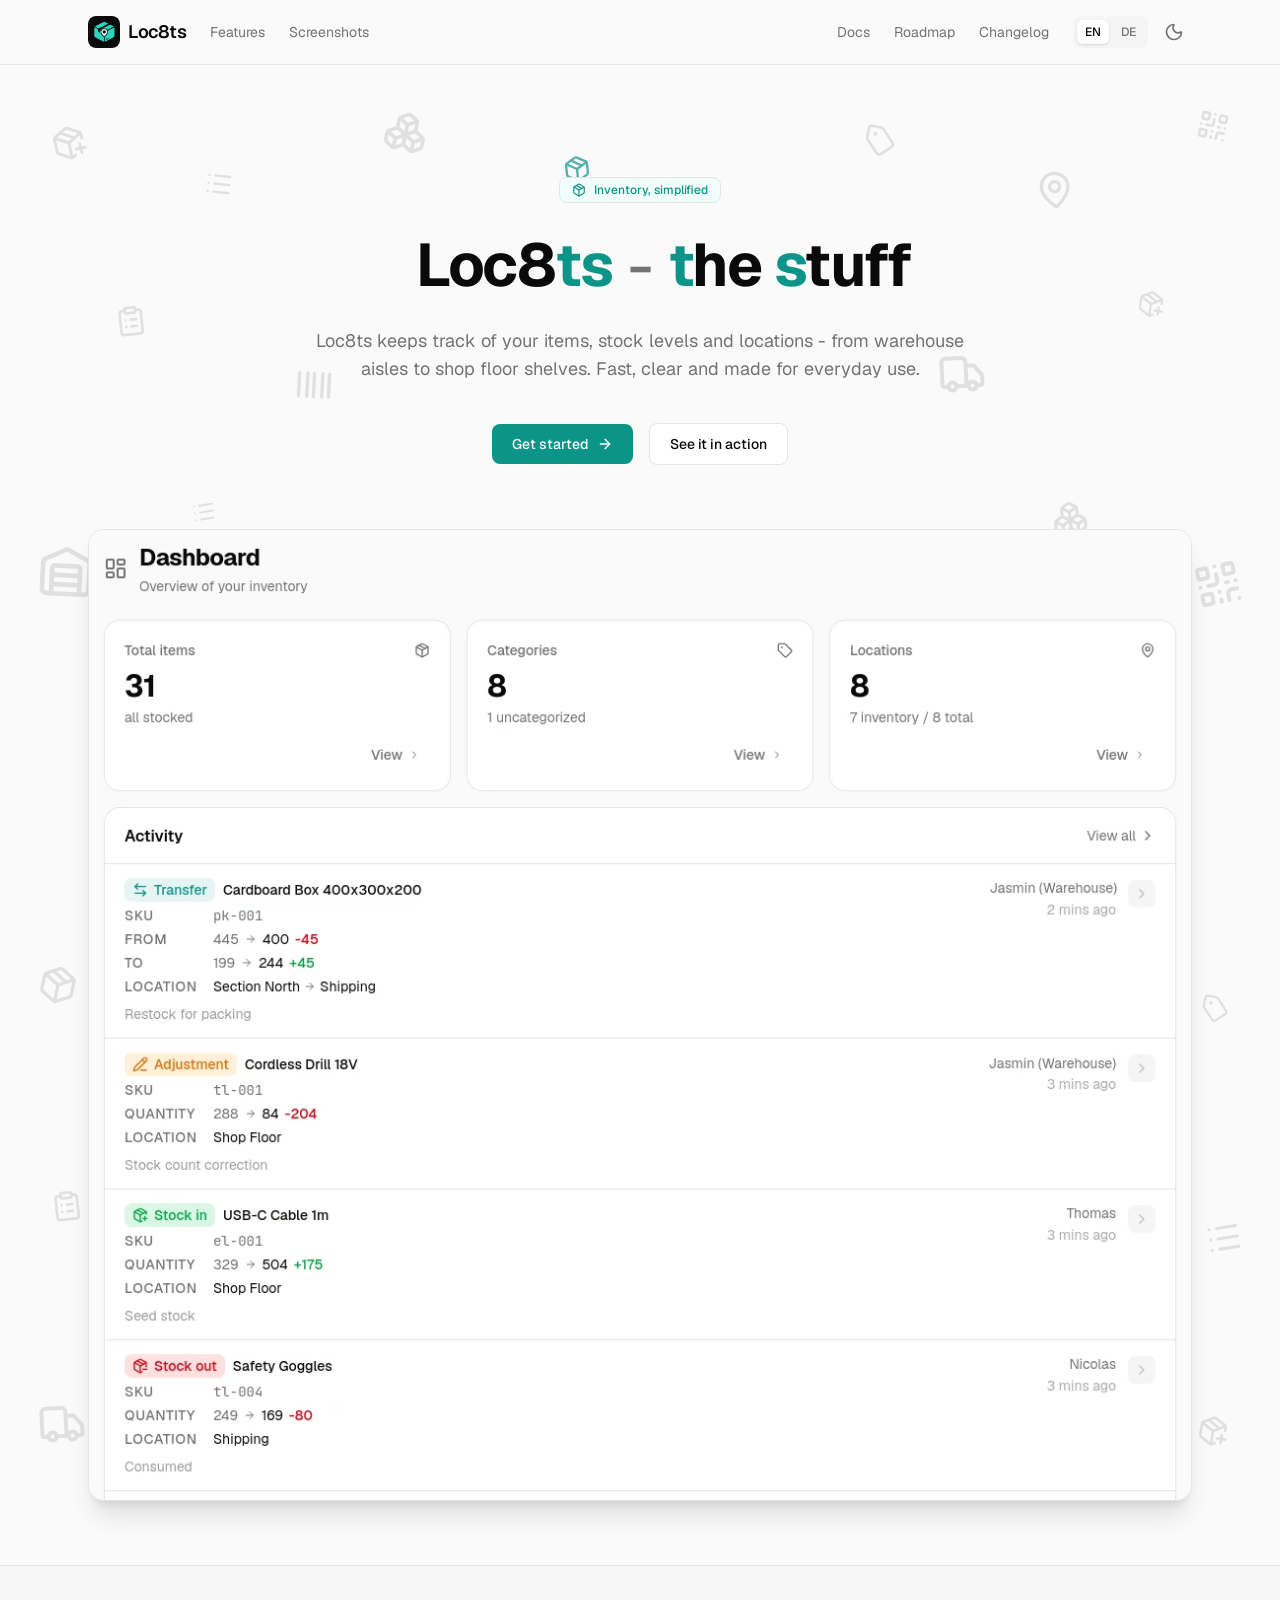
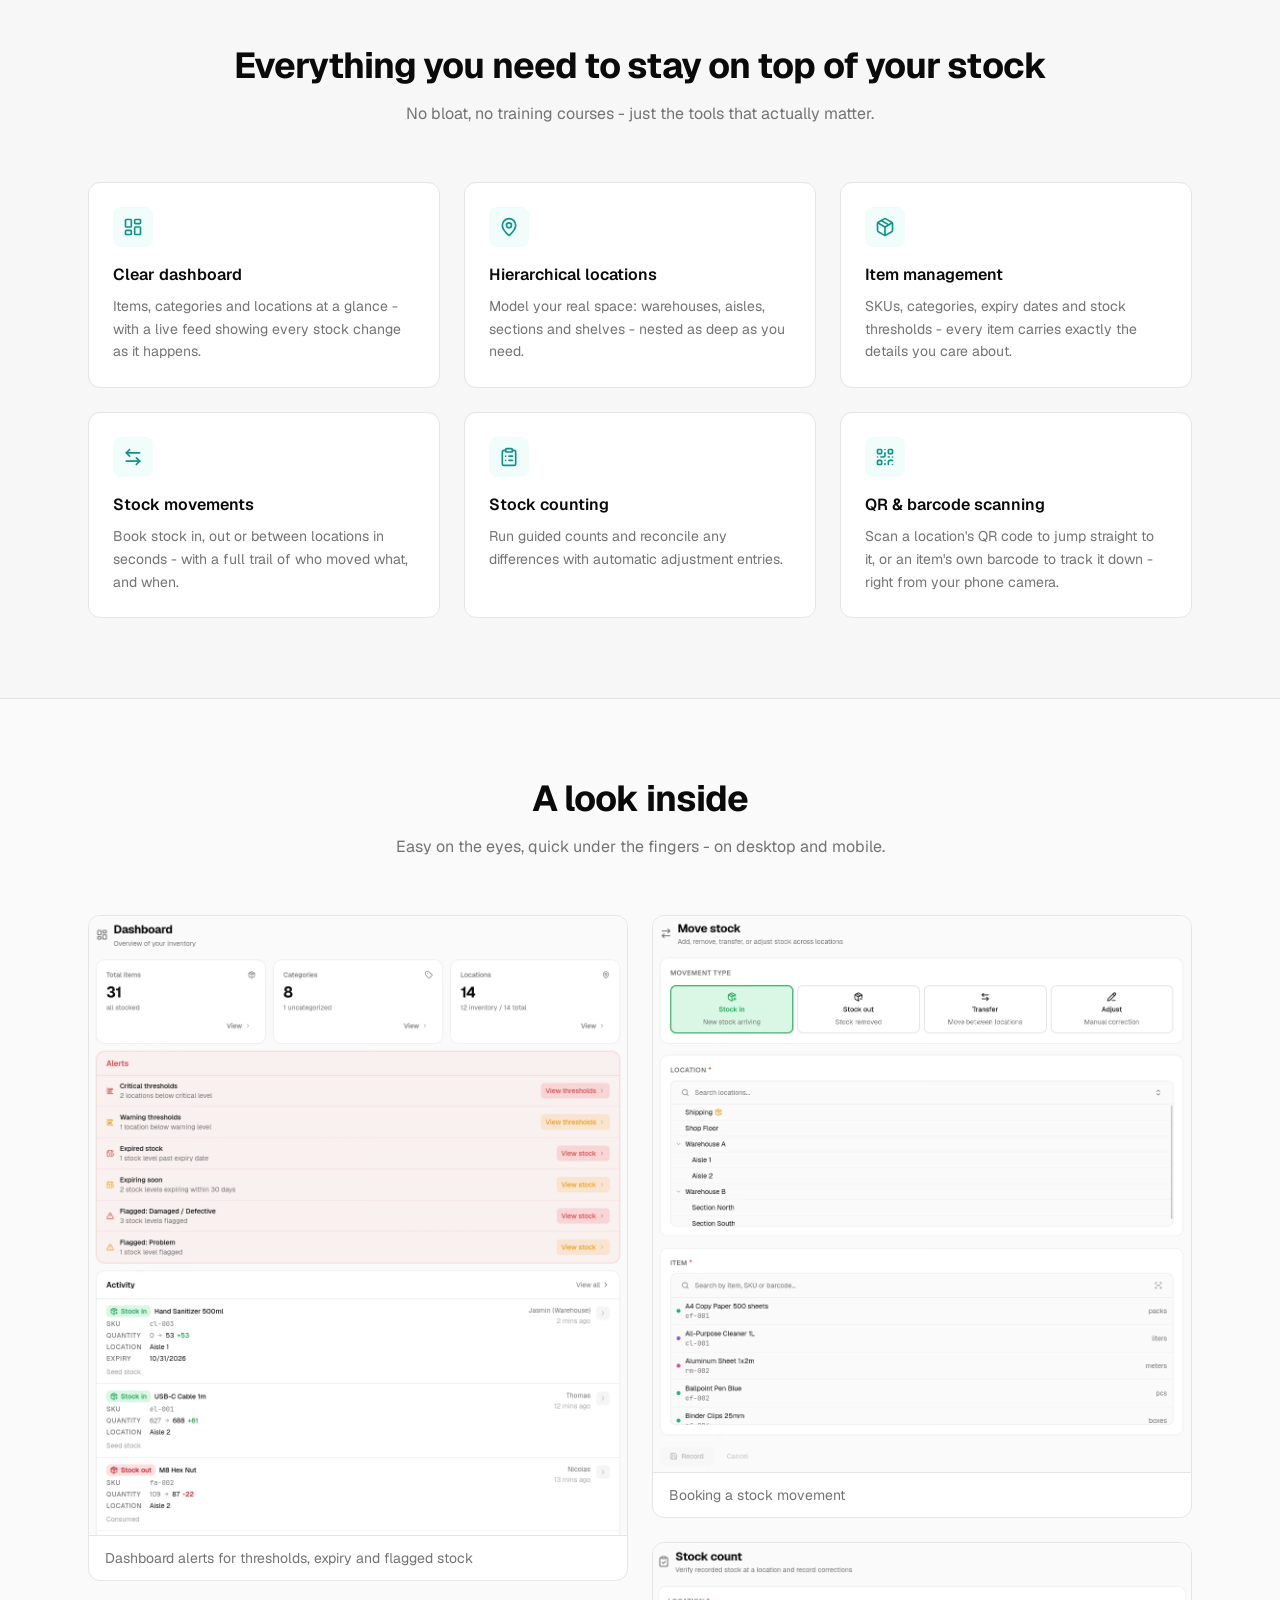
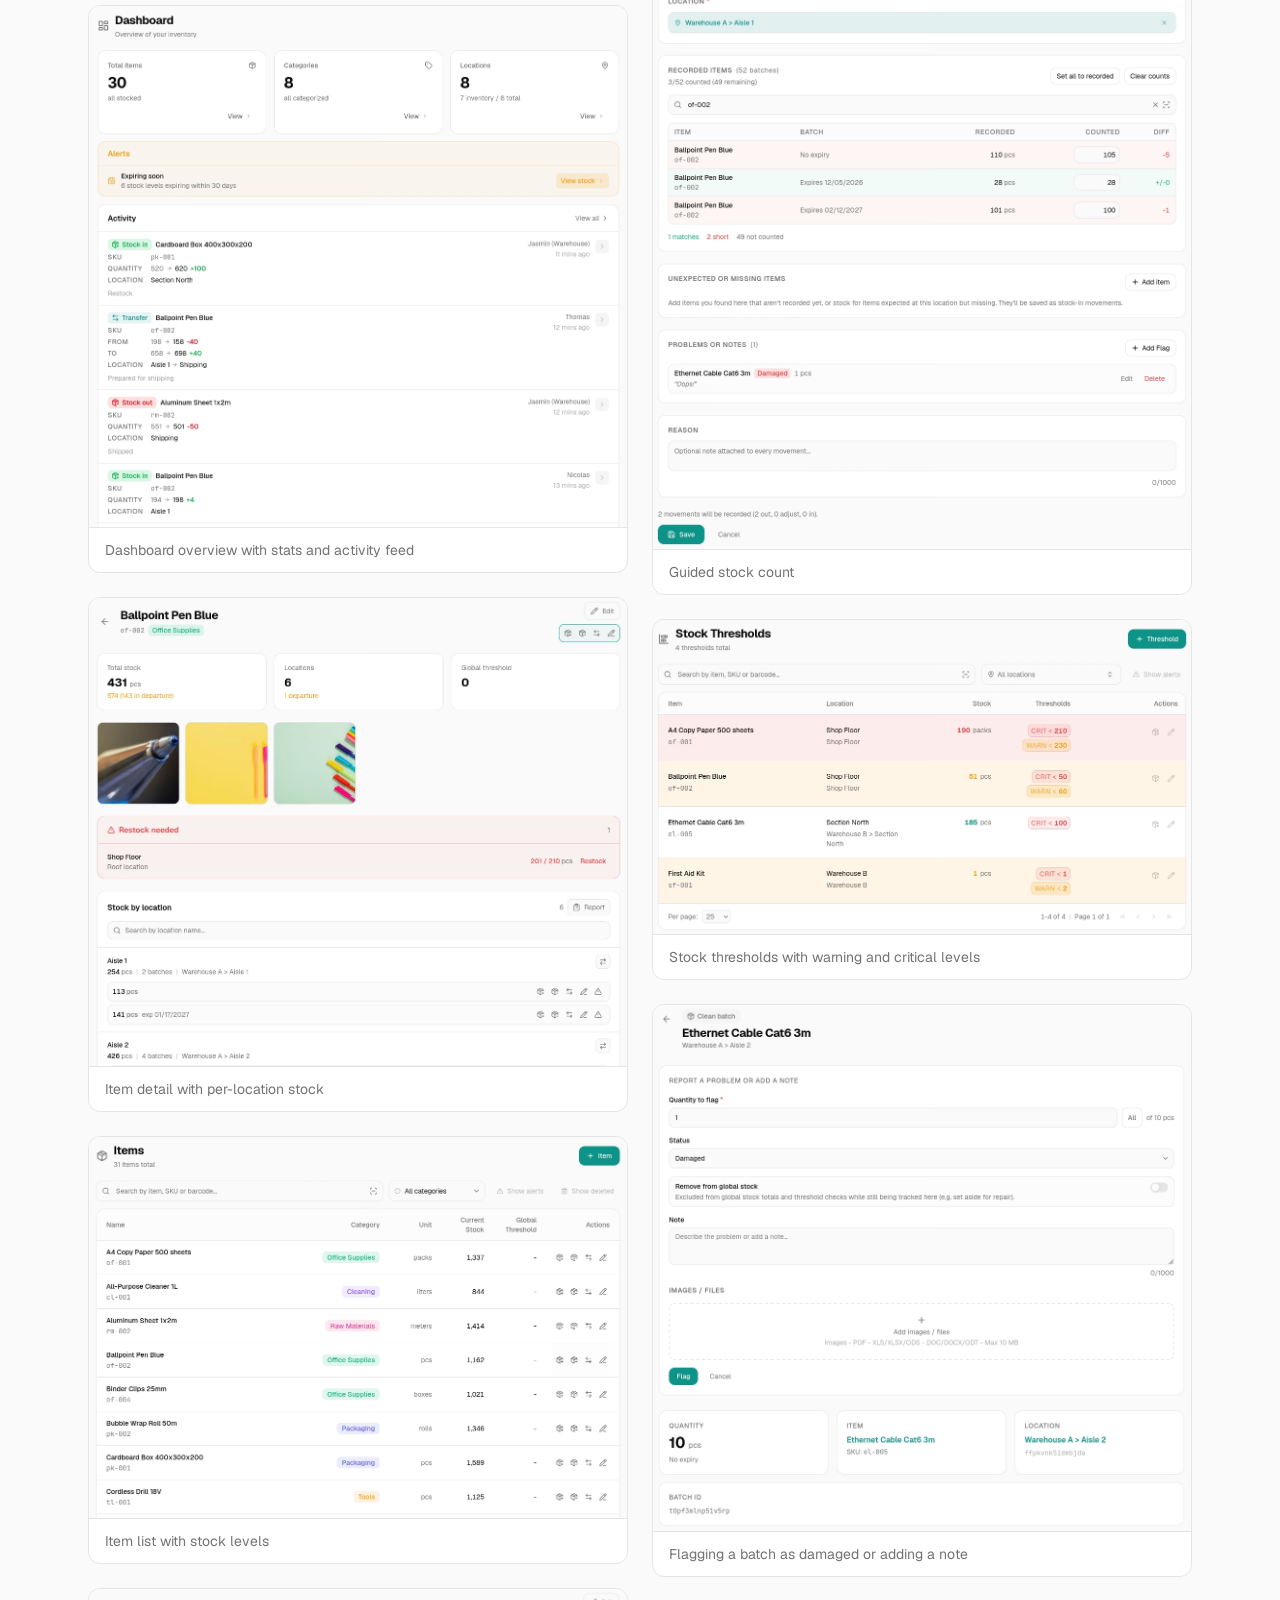
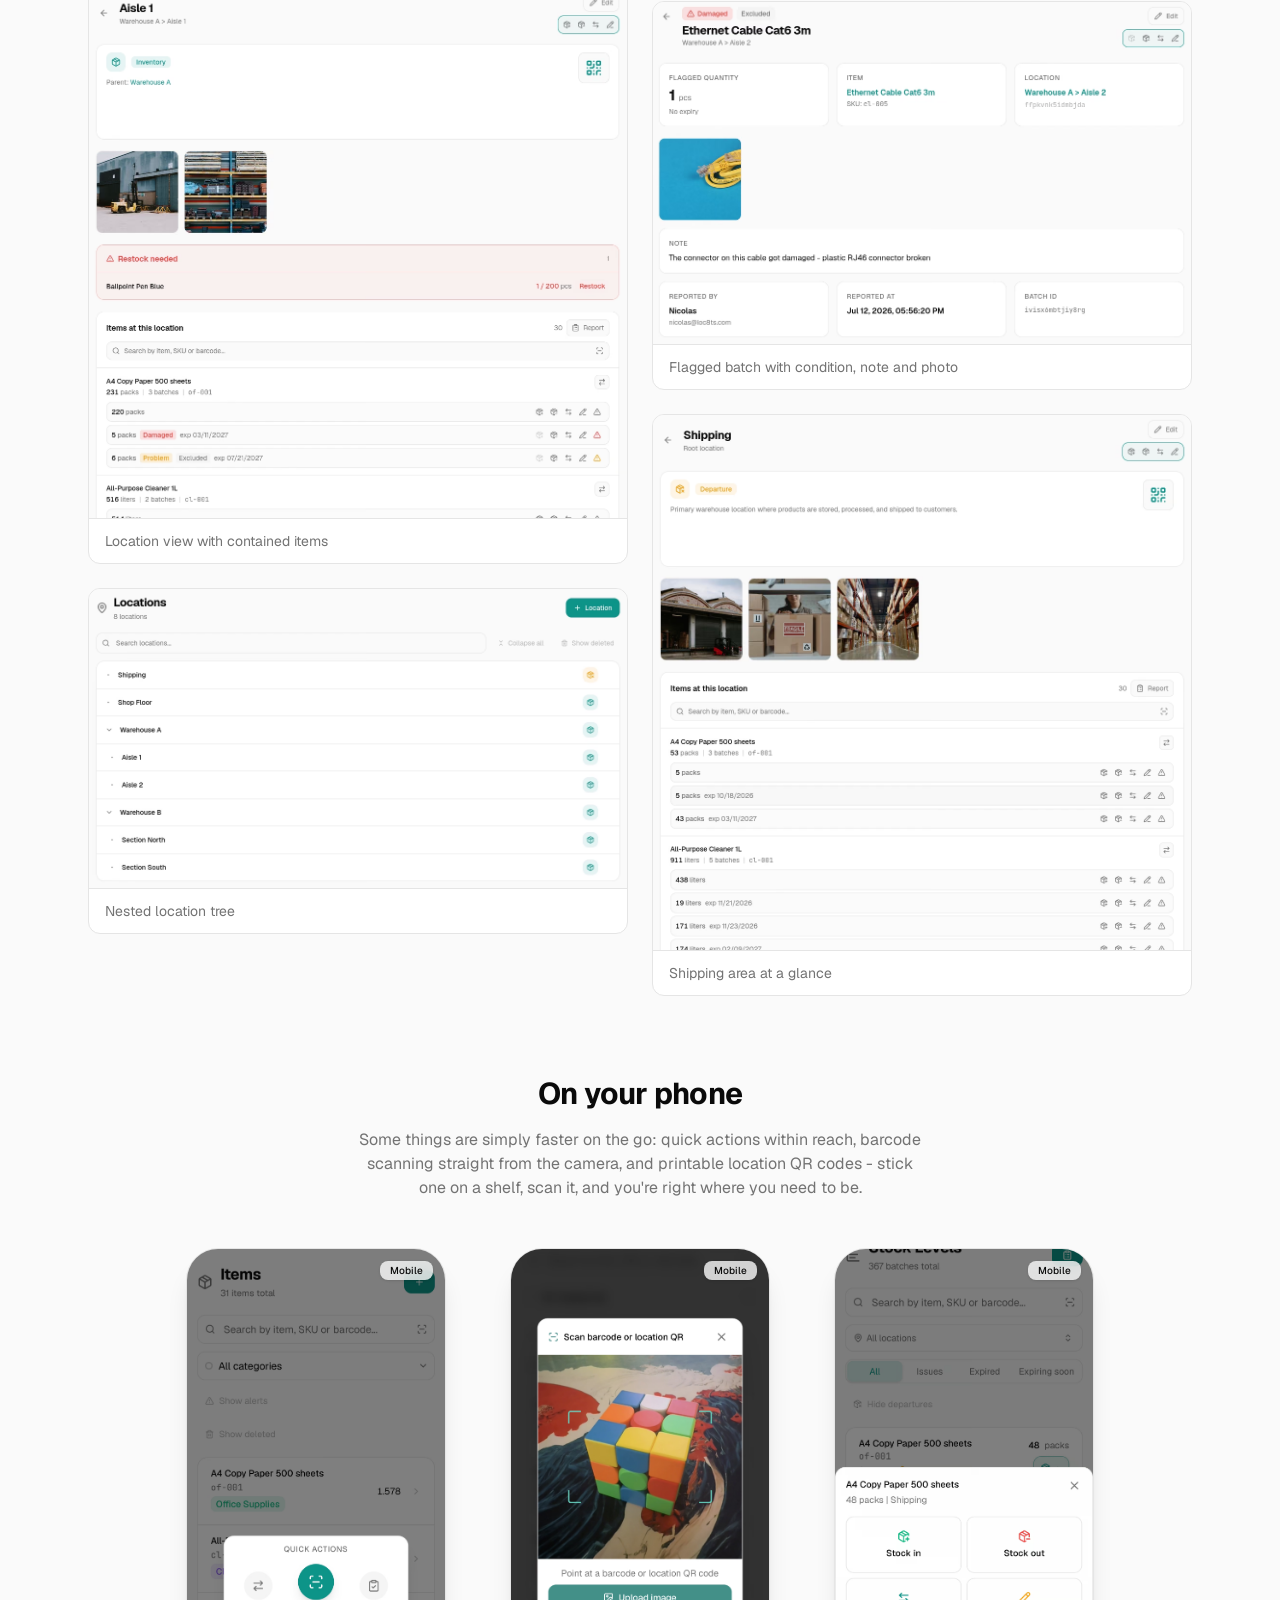
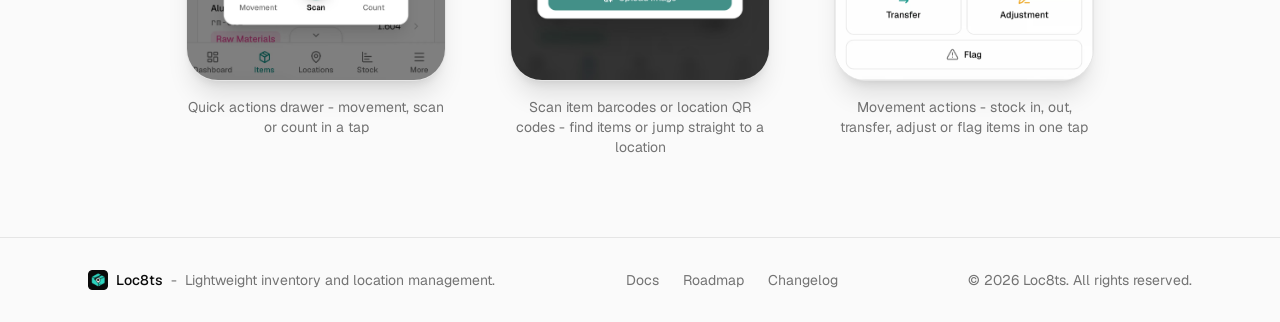
<file: de.html>
<!doctype html>
<html lang="de" dir="ltr">
	<head>
		<meta charset="utf-8" />
		<meta name="viewport" content="width=device-width, initial-scale=1" />
		<link rel="icon" href="/favicon.ico" sizes="any" />
		<link rel="icon" type="image/png" sizes="32x32" href="/favicon-32x32.png" />
		<link rel="icon" type="image/png" sizes="16x16" href="/favicon-16x16.png" />
		<link rel="apple-touch-icon" href="/apple-touch-icon.png" />
		<link rel="manifest" href="/site.webmanifest" />
		<meta name="theme-color" media="(prefers-color-scheme: light)" content="#fafafa" />
		<meta name="theme-color" media="(prefers-color-scheme: dark)" content="#0a0a0a" />
		<link href="/_app/immutable/entry/start.BuN2Lisn.js" rel="modulepreload">
		<link href="/_app/immutable/chunks/CWsqyEpt.js" rel="modulepreload">
		<link href="/_app/immutable/chunks/3wZELoAi.js" rel="modulepreload">
		<link href="/_app/immutable/entry/app.B5LOl0FC.js" rel="modulepreload">
		<link href="/_app/immutable/chunks/vA84O1w2.js" rel="modulepreload">
		<link href="/_app/immutable/nodes/0.Ctbv4abP.js" rel="modulepreload">
		<link href="/_app/immutable/chunks/_E4xmksi.js" rel="modulepreload">
		<link href="/_app/immutable/nodes/2.C1hfD-Dq.js" rel="modulepreload">
		<link href="/_app/immutable/chunks/BavARoYF.js" rel="modulepreload">
		<link href="/_app/immutable/chunks/Ph5XiAe3.js" rel="modulepreload">
		<link href="/_app/immutable/chunks/B-Q-tRjU.js" rel="modulepreload">
		<!--1uha8ag--><meta name="description" content="Loc8ts ist eine schlanke App für Bestands- und Lagerplatzverwaltung: Behalte Artikel, Bestandsbewegungen und Inventuren über hierarchische Lagerorte hinweg im Blick."/><!----><title>Loc8ts - Wissen, wo alles ist</title>
		<link href="/_app/immutable/assets/0.BZqA30u1.css" rel="stylesheet">
		<script>
			(function () {
				try {
					let theme = localStorage.getItem('theme');
					let isDark = theme === 'dark' || (!theme && window.matchMedia('(prefers-color-scheme: dark)').matches);
					if (isDark) {
						document.documentElement.classList.add('dark');
						document.documentElement.style.backgroundColor = '#0a0a0a';
					} else {
						document.documentElement.style.backgroundColor = '#fafafa';
					}
				} catch (e) {}
			})();
		</script>
	</head>

	<body data-sveltekit-preload-data="hover">
		<div style="display: contents"><!--[--><!--[0--><!--[--><!--[--><div class="flex min-h-screen flex-col"><header class="sticky top-0 z-50 border-b border-border bg-background/80 backdrop-blur supports-[backdrop-filter]:bg-background/60"><div class="mx-auto flex h-16 max-w-6xl items-center justify-between px-4 sm:px-6"><div class="flex items-center gap-6"><a href="/de" class="flex items-center gap-2 text-lg font-semibold tracking-tight"><img src="/favicon-192x192.png" alt="" class="h-8 w-8 rounded-md"/> Loc8ts</a> <nav class="hidden items-center gap-6 text-sm text-muted-foreground sm:flex"><a href="/de#features" class="transition-colors hover:text-foreground">Funktionen</a> <a href="/de#screenshots" class="transition-colors hover:text-foreground">Screenshots</a></nav></div> <div class="flex items-center gap-4 sm:gap-6"><nav class="hidden items-center gap-6 text-sm text-muted-foreground sm:flex"><a href="/de/docs" class="transition-colors hover:text-foreground">Doku</a> <a href="/de/roadmap" class="transition-colors hover:text-foreground">Roadmap</a> <a href="/de/changelog" class="transition-colors hover:text-foreground">Changelog</a></nav> <div class="flex items-center gap-2"><nav aria-label="Sprache wechseln" class="flex items-center gap-1 rounded-md bg-muted p-1"><!--[--><a href="/" data-sveltekit-reload="" class="rounded-sm px-2 py-1 text-xs font-medium uppercase transition-colors text-muted-foreground hover:text-foreground">en</a><a href="/de" data-sveltekit-reload="" aria-current="page" class="rounded-sm px-2 py-1 text-xs font-medium uppercase transition-colors bg-card text-foreground shadow-sm">de</a><!--]--></nav><!----> <button type="button" aria-label="Dunkelmodus umschalten" class="inline-flex h-9 w-9 items-center justify-center rounded-md text-muted-foreground transition-colors hover:bg-muted hover:text-foreground"><!--[-1--><svg xmlns="http://www.w3.org/2000/svg" width="24" height="24" viewBox="0 0 24 24" fill="none" stroke="currentColor" stroke-width="2" stroke-linecap="round" stroke-linejoin="round" class="lucide lucide-moon lucide-icon h-5 w-5" aria-hidden="true"><!--[--><!----><path d="M20.985 12.486a9 9 0 1 1-9.473-9.472c.405-.022.617.46.402.803a6 6 0 0 0 8.268 8.268c.344-.215.825-.004.803.401"><!----></path><!----><!--]--><!----></svg><!--]--></button><!----> <button type="button" aria-label="Menü öffnen" aria-expanded="false" aria-controls="mobile-nav" class="inline-flex h-9 w-9 items-center justify-center rounded-md text-muted-foreground transition-colors hover:bg-muted hover:text-foreground sm:hidden"><!--[-1--><svg xmlns="http://www.w3.org/2000/svg" width="24" height="24" viewBox="0 0 24 24" fill="none" stroke="currentColor" stroke-width="2" stroke-linecap="round" stroke-linejoin="round" class="lucide lucide-menu lucide-icon h-5 w-5" aria-hidden="true"><!--[--><!----><path d="M4 5h16"><!----></path><!----><!----><path d="M4 12h16"><!----></path><!----><!----><path d="M4 19h16"><!----></path><!----><!--]--><!----></svg><!--]--></button></div></div></div> <nav id="mobile-nav" class="border-t border-border bg-background px-4 py-2 text-sm text-muted-foreground sm:hidden hidden"><a href="/de#features" class="block rounded-md px-2 py-3 transition-colors hover:bg-muted hover:text-foreground">Funktionen</a> <a href="/de#screenshots" class="block rounded-md px-2 py-3 transition-colors hover:bg-muted hover:text-foreground">Screenshots</a> <hr class="my-2 border-border"/> <a href="/de/docs" class="block rounded-md px-2 py-3 transition-colors hover:bg-muted hover:text-foreground">Doku</a> <a href="/de/roadmap" class="block rounded-md px-2 py-3 transition-colors hover:bg-muted hover:text-foreground">Roadmap</a> <a href="/de/changelog" class="block rounded-md px-2 py-3 transition-colors hover:bg-muted hover:text-foreground">Changelog</a></nav></header><!----> <main id="top" class="flex-1"><section class="relative overflow-hidden bg-background"><div aria-hidden="true" class="pointer-events-none absolute inset-0"><!--[--><!--[--><svg xmlns="http://www.w3.org/2000/svg" width="24" height="24" viewBox="0 0 24 24" fill="none" stroke="currentColor" stroke-width="2" stroke-linecap="round" stroke-linejoin="round" class="lucide lucide-package-plus lucide-icon absolute transition-all duration-1000 top-[4%] left-[4%] h-9 w-9 -rotate-12 text-foreground opacity-10" aria-hidden="true"><!--[--><!----><path d="M12 22V12"><!----></path><!----><!----><path d="M16 17h6"><!----></path><!----><!----><path d="M19 14v6"><!----></path><!----><!----><path d="M21 10.535V8a2 2 0 0 0-1-1.73l-7-4a2 2 0 0 0-2 0l-7 4A2 2 0 0 0 3 8v8a2 2 0 0 0 1 1.729l7 4a2 2 0 0 0 2 .001l1.675-.955"><!----></path><!----><!----><path d="M3.29 7 12 12l8.71-5"><!----></path><!----><!----><path d="m7.5 4.27 8.997 5.148"><!----></path><!----><!--]--><!----></svg><!--]--><!--[--><svg xmlns="http://www.w3.org/2000/svg" width="24" height="24" viewBox="0 0 24 24" fill="none" stroke="currentColor" stroke-width="2" stroke-linecap="round" stroke-linejoin="round" class="lucide lucide-list lucide-icon absolute transition-all duration-1000 top-[7%] left-[16%] h-7 w-7 rotate-6 text-foreground opacity-10" aria-hidden="true"><!--[--><!----><path d="M3 5h.01"><!----></path><!----><!----><path d="M3 12h.01"><!----></path><!----><!----><path d="M3 19h.01"><!----></path><!----><!----><path d="M8 5h13"><!----></path><!----><!----><path d="M8 12h13"><!----></path><!----><!----><path d="M8 19h13"><!----></path><!----><!--]--><!----></svg><!--]--><!--[--><svg xmlns="http://www.w3.org/2000/svg" width="24" height="24" viewBox="0 0 24 24" fill="none" stroke="currentColor" stroke-width="2" stroke-linecap="round" stroke-linejoin="round" class="lucide lucide-boxes lucide-icon absolute transition-all duration-1000 top-[3%] left-[30%] h-11 w-11 rotate-12 text-foreground opacity-10" aria-hidden="true"><!--[--><!----><path d="M2.97 12.92A2 2 0 0 0 2 14.63v3.24a2 2 0 0 0 .97 1.71l3 1.8a2 2 0 0 0 2.06 0L12 19v-5.5l-5-3-4.03 2.42Z"><!----></path><!----><!----><path d="m7 16.5-4.74-2.85"><!----></path><!----><!----><path d="m7 16.5 5-3"><!----></path><!----><!----><path d="M7 16.5v5.17"><!----></path><!----><!----><path d="M12 13.5V19l3.97 2.38a2 2 0 0 0 2.06 0l3-1.8a2 2 0 0 0 .97-1.71v-3.24a2 2 0 0 0-.97-1.71L17 10.5l-5 3Z"><!----></path><!----><!----><path d="m17 16.5-5-3"><!----></path><!----><!----><path d="m17 16.5 4.74-2.85"><!----></path><!----><!----><path d="M17 16.5v5.17"><!----></path><!----><!----><path d="M7.97 4.42A2 2 0 0 0 7 6.13v4.37l5 3 5-3V6.13a2 2 0 0 0-.97-1.71l-3-1.8a2 2 0 0 0-2.06 0l-3 1.8Z"><!----></path><!----><!----><path d="M12 8 7.26 5.15"><!----></path><!----><!----><path d="m12 8 4.74-2.85"><!----></path><!----><!----><path d="M12 13.5V8"><!----></path><!----><!--]--><!----></svg><!--]--><!--[--><svg xmlns="http://www.w3.org/2000/svg" width="24" height="24" viewBox="0 0 24 24" fill="none" stroke="currentColor" stroke-width="2" stroke-linecap="round" stroke-linejoin="round" class="lucide lucide-package lucide-icon absolute transition-all duration-1000 top-[6%] left-[44%] h-7 w-7 -rotate-6 text-primary opacity-70" aria-hidden="true"><!--[--><!----><path d="M11 21.73a2 2 0 0 0 2 0l7-4A2 2 0 0 0 21 16V8a2 2 0 0 0-1-1.73l-7-4a2 2 0 0 0-2 0l-7 4A2 2 0 0 0 3 8v8a2 2 0 0 0 1 1.73z"><!----></path><!----><!----><path d="M12 22V12"><!----></path><!----><!----><polyline points="3.29 7 12 12 20.71 7"><!----></polyline><!----><!----><path d="m7.5 4.27 9 5.15"><!----></path><!----><!--]--><!----></svg><!--]--><!--[--><svg xmlns="http://www.w3.org/2000/svg" width="24" height="24" viewBox="0 0 24 24" fill="none" stroke="currentColor" stroke-width="2" stroke-linecap="round" stroke-linejoin="round" class="lucide lucide-tag lucide-icon absolute transition-all duration-1000 top-[4%] right-[30%] h-8 w-8 rotate-12 text-foreground opacity-10" aria-hidden="true"><!--[--><!----><path d="M12.586 2.586A2 2 0 0 0 11.172 2H4a2 2 0 0 0-2 2v7.172a2 2 0 0 0 .586 1.414l8.704 8.704a2.426 2.426 0 0 0 3.42 0l6.58-6.58a2.426 2.426 0 0 0 0-3.42z"><!----></path><!----><!----><circle cx="7.5" cy="7.5" r=".5" fill="currentColor"><!----></circle><!----><!--]--><!----></svg><!--]--><!--[--><svg xmlns="http://www.w3.org/2000/svg" width="24" height="24" viewBox="0 0 24 24" fill="none" stroke="currentColor" stroke-width="2" stroke-linecap="round" stroke-linejoin="round" class="lucide lucide-map-pin lucide-icon absolute transition-all duration-1000 top-[7%] right-[16%] h-10 w-10 -rotate-6 text-foreground opacity-10" aria-hidden="true"><!--[--><!----><path d="M20 10c0 4.993-5.539 10.193-7.399 11.799a1 1 0 0 1-1.202 0C9.539 20.193 4 14.993 4 10a8 8 0 0 1 16 0"><!----></path><!----><!----><circle cx="12" cy="10" r="3"><!----></circle><!----><!--]--><!----></svg><!--]--><!--[--><svg xmlns="http://www.w3.org/2000/svg" width="24" height="24" viewBox="0 0 24 24" fill="none" stroke="currentColor" stroke-width="2" stroke-linecap="round" stroke-linejoin="round" class="lucide lucide-qr-code lucide-icon absolute transition-all duration-1000 top-[3%] right-[4%] h-8 w-8 rotate-12 text-foreground opacity-10" aria-hidden="true"><!--[--><!----><rect width="5" height="5" x="3" y="3" rx="1"><!----></rect><!----><!----><rect width="5" height="5" x="16" y="3" rx="1"><!----></rect><!----><!----><rect width="5" height="5" x="3" y="16" rx="1"><!----></rect><!----><!----><path d="M21 16h-3a2 2 0 0 0-2 2v3"><!----></path><!----><!----><path d="M21 21v.01"><!----></path><!----><!----><path d="M12 7v3a2 2 0 0 1-2 2H7"><!----></path><!----><!----><path d="M3 12h.01"><!----></path><!----><!----><path d="M12 3h.01"><!----></path><!----><!----><path d="M12 16v.01"><!----></path><!----><!----><path d="M16 12h1"><!----></path><!----><!----><path d="M21 12v.01"><!----></path><!----><!----><path d="M12 21v-1"><!----></path><!----><!--]--><!----></svg><!--]--><!--[--><svg xmlns="http://www.w3.org/2000/svg" width="24" height="24" viewBox="0 0 24 24" fill="none" stroke="currentColor" stroke-width="2" stroke-linecap="round" stroke-linejoin="round" class="lucide lucide-clipboard-list lucide-icon absolute transition-all duration-1000 top-[16%] left-[9%] h-8 w-8 -rotate-6 text-foreground opacity-10" aria-hidden="true"><!--[--><!----><rect width="8" height="4" x="8" y="2" rx="1" ry="1"><!----></rect><!----><!----><path d="M16 4h2a2 2 0 0 1 2 2v14a2 2 0 0 1-2 2H6a2 2 0 0 1-2-2V6a2 2 0 0 1 2-2h2"><!----></path><!----><!----><path d="M12 11h4"><!----></path><!----><!----><path d="M12 16h4"><!----></path><!----><!----><path d="M8 11h.01"><!----></path><!----><!----><path d="M8 16h.01"><!----></path><!----><!--]--><!----></svg><!--]--><!--[--><svg xmlns="http://www.w3.org/2000/svg" width="24" height="24" viewBox="0 0 24 24" fill="none" stroke="currentColor" stroke-width="2" stroke-linecap="round" stroke-linejoin="round" class="lucide lucide-barcode lucide-icon absolute transition-all duration-1000 top-[20%] left-[23%] h-10 w-10 rotate-3 text-foreground opacity-10" aria-hidden="true"><!--[--><!----><path d="M3 5v14"><!----></path><!----><!----><path d="M8 5v14"><!----></path><!----><!----><path d="M12 5v14"><!----></path><!----><!----><path d="M17 5v14"><!----></path><!----><!----><path d="M21 5v14"><!----></path><!----><!--]--><!----></svg><!--]--><!--[--><svg xmlns="http://www.w3.org/2000/svg" width="24" height="24" viewBox="0 0 24 24" fill="none" stroke="currentColor" stroke-width="2" stroke-linecap="round" stroke-linejoin="round" class="lucide lucide-truck lucide-icon absolute transition-all duration-1000 top-[19%] right-[23%] h-12 w-12 -rotate-3 text-foreground opacity-10" aria-hidden="true"><!--[--><!----><path d="M14 18V6a2 2 0 0 0-2-2H4a2 2 0 0 0-2 2v11a1 1 0 0 0 1 1h2"><!----></path><!----><!----><path d="M15 18H9"><!----></path><!----><!----><path d="M19 18h2a1 1 0 0 0 1-1v-3.65a1 1 0 0 0-.22-.624l-3.48-4.35A1 1 0 0 0 17.52 8H14"><!----></path><!----><!----><circle cx="17" cy="18" r="2"><!----></circle><!----><!----><circle cx="7" cy="18" r="2"><!----></circle><!----><!--]--><!----></svg><!--]--><!--[--><svg xmlns="http://www.w3.org/2000/svg" width="24" height="24" viewBox="0 0 24 24" fill="none" stroke="currentColor" stroke-width="2" stroke-linecap="round" stroke-linejoin="round" class="lucide lucide-package-plus lucide-icon absolute transition-all duration-1000 top-[15%] right-[9%] h-7 w-7 rotate-9 text-foreground opacity-10" aria-hidden="true"><!--[--><!----><path d="M12 22V12"><!----></path><!----><!----><path d="M16 17h6"><!----></path><!----><!----><path d="M19 14v6"><!----></path><!----><!----><path d="M21 10.535V8a2 2 0 0 0-1-1.73l-7-4a2 2 0 0 0-2 0l-7 4A2 2 0 0 0 3 8v8a2 2 0 0 0 1 1.729l7 4a2 2 0 0 0 2 .001l1.675-.955"><!----></path><!----><!----><path d="M3.29 7 12 12l8.71-5"><!----></path><!----><!----><path d="m7.5 4.27 8.997 5.148"><!----></path><!----><!--]--><!----></svg><!--]--><!--[--><svg xmlns="http://www.w3.org/2000/svg" width="24" height="24" viewBox="0 0 24 24" fill="none" stroke="currentColor" stroke-width="2" stroke-linecap="round" stroke-linejoin="round" class="lucide lucide-warehouse lucide-icon absolute transition-all duration-1000 top-[32%] left-[3%] h-14 w-14 rotate-3 text-foreground opacity-10" aria-hidden="true"><!--[--><!----><path d="M18 21V10a1 1 0 0 0-1-1H7a1 1 0 0 0-1 1v11"><!----></path><!----><!----><path d="M22 19a2 2 0 0 1-2 2H4a2 2 0 0 1-2-2V8a2 2 0 0 1 1.132-1.803l7.95-3.974a2 2 0 0 1 1.837 0l7.948 3.974A2 2 0 0 1 22 8z"><!----></path><!----><!----><path d="M6 13h12"><!----></path><!----><!----><path d="M6 17h12"><!----></path><!----><!--]--><!----></svg><!--]--><!--[--><svg xmlns="http://www.w3.org/2000/svg" width="24" height="24" viewBox="0 0 24 24" fill="none" stroke="currentColor" stroke-width="2" stroke-linecap="round" stroke-linejoin="round" class="lucide lucide-list lucide-icon absolute transition-all duration-1000 top-[29%] left-[15%] h-6 w-6 -rotate-9 text-foreground opacity-10" aria-hidden="true"><!--[--><!----><path d="M3 5h.01"><!----></path><!----><!----><path d="M3 12h.01"><!----></path><!----><!----><path d="M3 19h.01"><!----></path><!----><!----><path d="M8 5h13"><!----></path><!----><!----><path d="M8 12h13"><!----></path><!----><!----><path d="M8 19h13"><!----></path><!----><!--]--><!----></svg><!--]--><!--[--><svg xmlns="http://www.w3.org/2000/svg" width="24" height="24" viewBox="0 0 24 24" fill="none" stroke="currentColor" stroke-width="2" stroke-linecap="round" stroke-linejoin="round" class="lucide lucide-package lucide-icon absolute transition-all duration-1000 top-[35%] left-[27%] h-9 w-9 rotate-12 text-foreground opacity-10" aria-hidden="true"><!--[--><!----><path d="M11 21.73a2 2 0 0 0 2 0l7-4A2 2 0 0 0 21 16V8a2 2 0 0 0-1-1.73l-7-4a2 2 0 0 0-2 0l-7 4A2 2 0 0 0 3 8v8a2 2 0 0 0 1 1.73z"><!----></path><!----><!----><path d="M12 22V12"><!----></path><!----><!----><polyline points="3.29 7 12 12 20.71 7"><!----></polyline><!----><!----><path d="m7.5 4.27 9 5.15"><!----></path><!----><!--]--><!----></svg><!--]--><!--[--><svg xmlns="http://www.w3.org/2000/svg" width="24" height="24" viewBox="0 0 24 24" fill="none" stroke="currentColor" stroke-width="2" stroke-linecap="round" stroke-linejoin="round" class="lucide lucide-arrow-left-right lucide-icon absolute transition-all duration-1000 top-[34%] right-[27%] h-8 w-8 rotate-3 text-foreground opacity-10" aria-hidden="true"><!--[--><!----><path d="M8 3 4 7l4 4"><!----></path><!----><!----><path d="M4 7h16"><!----></path><!----><!----><path d="m16 21 4-4-4-4"><!----></path><!----><!----><path d="M20 17H4"><!----></path><!----><!--]--><!----></svg><!--]--><!--[--><svg xmlns="http://www.w3.org/2000/svg" width="24" height="24" viewBox="0 0 24 24" fill="none" stroke="currentColor" stroke-width="2" stroke-linecap="round" stroke-linejoin="round" class="lucide lucide-boxes lucide-icon absolute transition-all duration-1000 top-[29%] right-[15%] h-9 w-9 -rotate-6 text-foreground opacity-10" aria-hidden="true"><!--[--><!----><path d="M2.97 12.92A2 2 0 0 0 2 14.63v3.24a2 2 0 0 0 .97 1.71l3 1.8a2 2 0 0 0 2.06 0L12 19v-5.5l-5-3-4.03 2.42Z"><!----></path><!----><!----><path d="m7 16.5-4.74-2.85"><!----></path><!----><!----><path d="m7 16.5 5-3"><!----></path><!----><!----><path d="M7 16.5v5.17"><!----></path><!----><!----><path d="M12 13.5V19l3.97 2.38a2 2 0 0 0 2.06 0l3-1.8a2 2 0 0 0 .97-1.71v-3.24a2 2 0 0 0-.97-1.71L17 10.5l-5 3Z"><!----></path><!----><!----><path d="m17 16.5-5-3"><!----></path><!----><!----><path d="m17 16.5 4.74-2.85"><!----></path><!----><!----><path d="M17 16.5v5.17"><!----></path><!----><!----><path d="M7.97 4.42A2 2 0 0 0 7 6.13v4.37l5 3 5-3V6.13a2 2 0 0 0-.97-1.71l-3-1.8a2 2 0 0 0-2.06 0l-3 1.8Z"><!----></path><!----><!----><path d="M12 8 7.26 5.15"><!----></path><!----><!----><path d="m12 8 4.74-2.85"><!----></path><!----><!----><path d="M12 13.5V8"><!----></path><!----><!--]--><!----></svg><!--]--><!--[--><svg xmlns="http://www.w3.org/2000/svg" width="24" height="24" viewBox="0 0 24 24" fill="none" stroke="currentColor" stroke-width="2" stroke-linecap="round" stroke-linejoin="round" class="lucide lucide-qr-code lucide-icon absolute transition-all duration-1000 top-[33%] right-[3%] h-12 w-12 -rotate-12 text-foreground opacity-10" aria-hidden="true"><!--[--><!----><rect width="5" height="5" x="3" y="3" rx="1"><!----></rect><!----><!----><rect width="5" height="5" x="16" y="3" rx="1"><!----></rect><!----><!----><rect width="5" height="5" x="3" y="16" rx="1"><!----></rect><!----><!----><path d="M21 16h-3a2 2 0 0 0-2 2v3"><!----></path><!----><!----><path d="M21 21v.01"><!----></path><!----><!----><path d="M12 7v3a2 2 0 0 1-2 2H7"><!----></path><!----><!----><path d="M3 12h.01"><!----></path><!----><!----><path d="M12 3h.01"><!----></path><!----><!----><path d="M12 16v.01"><!----></path><!----><!----><path d="M16 12h1"><!----></path><!----><!----><path d="M21 12v.01"><!----></path><!----><!----><path d="M12 21v-1"><!----></path><!----><!--]--><!----></svg><!--]--><!--[--><svg xmlns="http://www.w3.org/2000/svg" width="24" height="24" viewBox="0 0 24 24" fill="none" stroke="currentColor" stroke-width="2" stroke-linecap="round" stroke-linejoin="round" class="lucide lucide-list lucide-icon absolute transition-all duration-1000 top-[47%] left-[8%] h-8 w-8 rotate-6 text-foreground opacity-10" aria-hidden="true"><!--[--><!----><path d="M3 5h.01"><!----></path><!----><!----><path d="M3 12h.01"><!----></path><!----><!----><path d="M3 19h.01"><!----></path><!----><!----><path d="M8 5h13"><!----></path><!----><!----><path d="M8 12h13"><!----></path><!----><!----><path d="M8 19h13"><!----></path><!----><!--]--><!----></svg><!--]--><!--[--><svg xmlns="http://www.w3.org/2000/svg" width="24" height="24" viewBox="0 0 24 24" fill="none" stroke="currentColor" stroke-width="2" stroke-linecap="round" stroke-linejoin="round" class="lucide lucide-map-pin lucide-icon absolute transition-all duration-1000 top-[51%] left-[20%] h-7 w-7 rotate-6 text-foreground opacity-10" aria-hidden="true"><!--[--><!----><path d="M20 10c0 4.993-5.539 10.193-7.399 11.799a1 1 0 0 1-1.202 0C9.539 20.193 4 14.993 4 10a8 8 0 0 1 16 0"><!----></path><!----><!----><circle cx="12" cy="10" r="3"><!----></circle><!----><!--]--><!----></svg><!--]--><!--[--><svg xmlns="http://www.w3.org/2000/svg" width="24" height="24" viewBox="0 0 24 24" fill="none" stroke="currentColor" stroke-width="2" stroke-linecap="round" stroke-linejoin="round" class="lucide lucide-barcode lucide-icon absolute transition-all duration-1000 top-[50%] right-[20%] h-8 w-8 rotate-6 text-foreground opacity-10" aria-hidden="true"><!--[--><!----><path d="M3 5v14"><!----></path><!----><!----><path d="M8 5v14"><!----></path><!----><!----><path d="M12 5v14"><!----></path><!----><!----><path d="M17 5v14"><!----></path><!----><!----><path d="M21 5v14"><!----></path><!----><!--]--><!----></svg><!--]--><!--[--><svg xmlns="http://www.w3.org/2000/svg" width="24" height="24" viewBox="0 0 24 24" fill="none" stroke="currentColor" stroke-width="2" stroke-linecap="round" stroke-linejoin="round" class="lucide lucide-package-plus lucide-icon absolute transition-all duration-1000 top-[45%] right-[8%] h-11 w-11 -rotate-9 text-foreground opacity-10" aria-hidden="true"><!--[--><!----><path d="M12 22V12"><!----></path><!----><!----><path d="M16 17h6"><!----></path><!----><!----><path d="M19 14v6"><!----></path><!----><!----><path d="M21 10.535V8a2 2 0 0 0-1-1.73l-7-4a2 2 0 0 0-2 0l-7 4A2 2 0 0 0 3 8v8a2 2 0 0 0 1 1.729l7 4a2 2 0 0 0 2 .001l1.675-.955"><!----></path><!----><!----><path d="M3.29 7 12 12l8.71-5"><!----></path><!----><!----><path d="m7.5 4.27 8.997 5.148"><!----></path><!----><!--]--><!----></svg><!--]--><!--[--><svg xmlns="http://www.w3.org/2000/svg" width="24" height="24" viewBox="0 0 24 24" fill="none" stroke="currentColor" stroke-width="2" stroke-linecap="round" stroke-linejoin="round" class="lucide lucide-package lucide-icon absolute transition-all duration-1000 top-[60%] left-[3%] h-10 w-10 rotate-12 text-foreground opacity-10" aria-hidden="true"><!--[--><!----><path d="M11 21.73a2 2 0 0 0 2 0l7-4A2 2 0 0 0 21 16V8a2 2 0 0 0-1-1.73l-7-4a2 2 0 0 0-2 0l-7 4A2 2 0 0 0 3 8v8a2 2 0 0 0 1 1.73z"><!----></path><!----><!----><path d="M12 22V12"><!----></path><!----><!----><polyline points="3.29 7 12 12 20.71 7"><!----></polyline><!----><!----><path d="m7.5 4.27 9 5.15"><!----></path><!----><!--]--><!----></svg><!--]--><!--[--><svg xmlns="http://www.w3.org/2000/svg" width="24" height="24" viewBox="0 0 24 24" fill="none" stroke="currentColor" stroke-width="2" stroke-linecap="round" stroke-linejoin="round" class="lucide lucide-clipboard-list lucide-icon absolute transition-all duration-1000 top-[75%] left-[4%] h-8 w-8 -rotate-6 text-foreground opacity-10" aria-hidden="true"><!--[--><!----><rect width="8" height="4" x="8" y="2" rx="1" ry="1"><!----></rect><!----><!----><path d="M16 4h2a2 2 0 0 1 2 2v14a2 2 0 0 1-2 2H6a2 2 0 0 1-2-2V6a2 2 0 0 1 2-2h2"><!----></path><!----><!----><path d="M12 11h4"><!----></path><!----><!----><path d="M12 16h4"><!----></path><!----><!----><path d="M8 11h.01"><!----></path><!----><!----><path d="M8 16h.01"><!----></path><!----><!--]--><!----></svg><!--]--><!--[--><svg xmlns="http://www.w3.org/2000/svg" width="24" height="24" viewBox="0 0 24 24" fill="none" stroke="currentColor" stroke-width="2" stroke-linecap="round" stroke-linejoin="round" class="lucide lucide-truck lucide-icon absolute transition-all duration-1000 top-[89%] left-[3%] h-12 w-12 -rotate-3 text-foreground opacity-10" aria-hidden="true"><!--[--><!----><path d="M14 18V6a2 2 0 0 0-2-2H4a2 2 0 0 0-2 2v11a1 1 0 0 0 1 1h2"><!----></path><!----><!----><path d="M15 18H9"><!----></path><!----><!----><path d="M19 18h2a1 1 0 0 0 1-1v-3.65a1 1 0 0 0-.22-.624l-3.48-4.35A1 1 0 0 0 17.52 8H14"><!----></path><!----><!----><circle cx="17" cy="18" r="2"><!----></circle><!----><!----><circle cx="7" cy="18" r="2"><!----></circle><!----><!--]--><!----></svg><!--]--><!--[--><svg xmlns="http://www.w3.org/2000/svg" width="24" height="24" viewBox="0 0 24 24" fill="none" stroke="currentColor" stroke-width="2" stroke-linecap="round" stroke-linejoin="round" class="lucide lucide-tag lucide-icon absolute transition-all duration-1000 top-[62%] right-[4%] h-7 w-7 rotate-12 text-foreground opacity-10" aria-hidden="true"><!--[--><!----><path d="M12.586 2.586A2 2 0 0 0 11.172 2H4a2 2 0 0 0-2 2v7.172a2 2 0 0 0 .586 1.414l8.704 8.704a2.426 2.426 0 0 0 3.42 0l6.58-6.58a2.426 2.426 0 0 0 0-3.42z"><!----></path><!----><!----><circle cx="7.5" cy="7.5" r=".5" fill="currentColor"><!----></circle><!----><!--]--><!----></svg><!--]--><!--[--><svg xmlns="http://www.w3.org/2000/svg" width="24" height="24" viewBox="0 0 24 24" fill="none" stroke="currentColor" stroke-width="2" stroke-linecap="round" stroke-linejoin="round" class="lucide lucide-list lucide-icon absolute transition-all duration-1000 top-[77%] right-[3%] h-9 w-9 -rotate-9 text-foreground opacity-10" aria-hidden="true"><!--[--><!----><path d="M3 5h.01"><!----></path><!----><!----><path d="M3 12h.01"><!----></path><!----><!----><path d="M3 19h.01"><!----></path><!----><!----><path d="M8 5h13"><!----></path><!----><!----><path d="M8 12h13"><!----></path><!----><!----><path d="M8 19h13"><!----></path><!----><!--]--><!----></svg><!--]--><!--[--><svg xmlns="http://www.w3.org/2000/svg" width="24" height="24" viewBox="0 0 24 24" fill="none" stroke="currentColor" stroke-width="2" stroke-linecap="round" stroke-linejoin="round" class="lucide lucide-package-plus lucide-icon absolute transition-all duration-1000 top-[90%] right-[4%] h-8 w-8 rotate-9 text-foreground opacity-10" aria-hidden="true"><!--[--><!----><path d="M12 22V12"><!----></path><!----><!----><path d="M16 17h6"><!----></path><!----><!----><path d="M19 14v6"><!----></path><!----><!----><path d="M21 10.535V8a2 2 0 0 0-1-1.73l-7-4a2 2 0 0 0-2 0l-7 4A2 2 0 0 0 3 8v8a2 2 0 0 0 1 1.729l7 4a2 2 0 0 0 2 .001l1.675-.955"><!----></path><!----><!----><path d="M3.29 7 12 12l8.71-5"><!----></path><!----><!----><path d="m7.5 4.27 8.997 5.148"><!----></path><!----><!--]--><!----></svg><!--]--><!--]--></div> <div class="relative mx-auto max-w-6xl px-4 pt-20 pb-16 text-center sm:px-6 sm:pt-28"><span class="inline-flex items-center gap-2 rounded-md border border-border bg-accent px-3 py-1 text-xs font-medium text-accent-foreground"><svg xmlns="http://www.w3.org/2000/svg" width="24" height="24" viewBox="0 0 24 24" fill="none" stroke="currentColor" stroke-width="2" stroke-linecap="round" stroke-linejoin="round" class="lucide lucide-package lucide-icon h-3.5 w-3.5" aria-hidden="true"><!--[--><!----><path d="M11 21.73a2 2 0 0 0 2 0l7-4A2 2 0 0 0 21 16V8a2 2 0 0 0-1-1.73l-7-4a2 2 0 0 0-2 0l-7 4A2 2 0 0 0 3 8v8a2 2 0 0 0 1 1.73z"><!----></path><!----><!----><path d="M12 22V12"><!----></path><!----><!----><polyline points="3.29 7 12 12 20.71 7"><!----></polyline><!----><!----><path d="m7.5 4.27 9 5.15"><!----></path><!----><!--]--><!----></svg><!----> Inventar, einfach gemacht</span> <h1 class="relative mx-auto mt-6 flex flex-col items-center text-4xl font-bold tracking-tight sm:grid sm:grid-cols-[1fr_auto_1fr] sm:items-center sm:text-6xl"><span aria-hidden="true" class="invisible absolute whitespace-nowrap"><span class="inline-block">Loc8ts</span> <span class="inline-block">loc·/eight/·ts</span></span> <span aria-hidden="true" class="invisible absolute whitespace-nowrap"><!--[--><span class="inline-block">the stuff</span><span class="inline-block">the stock</span><span class="inline-block">the storage</span><span class="inline-block">the supplies</span><span class="inline-block">the shelves</span><span class="inline-block">the sections</span><span class="inline-block">the spares</span><span class="inline-block">the samples</span><span class="inline-block">the surplus</span><span class="inline-block">the shipments</span><span class="inline-block">the stash</span><span class="inline-block">the sortiment</span><span class="inline-block">the stores</span><span class="inline-block">the skids</span><!--]--></span> <span class="inline-grid h-[1.25em] grid-cols-[100%] justify-items-end overflow-hidden transition-[width] duration-700 ease-in-out sm:justify-self-end" style="width: auto;"><span class="col-start-1 row-start-1 leading-[1.25em] whitespace-nowrap transition-opacity duration-700 opacity-100">Loc8<span class="text-primary">ts</span></span> <span class="col-start-1 row-start-1 leading-[1.25em] whitespace-nowrap transition-opacity duration-700 opacity-0">loc·/eight/·<span class="text-primary">ts</span></span></span> <span class="hidden px-4 font-medium text-muted-foreground sm:inline">-</span> <span class="inline-flex h-[1.25em] overflow-hidden text-primary transition-[width] duration-700 ease-in-out sm:justify-self-start" style="width: auto;"><span class="flex flex-col items-start transition-transform duration-700 ease-in-out" style="transform: translateY(-0em)"><!--[--><span class="h-[1.25em] leading-[1.25em] whitespace-nowrap"><!--[--><!--[-1--><!--]--><span class="text-primary">t</span><span class="text-foreground">he</span><!--[0--> <!--]--><span class="text-primary">s</span><span class="text-foreground">tuff</span><!--]--></span><span class="h-[1.25em] leading-[1.25em] whitespace-nowrap"><!--[--><!--[-1--><!--]--><span class="text-primary">t</span><span class="text-foreground">he</span><!--[0--> <!--]--><span class="text-primary">s</span><span class="text-foreground">tock</span><!--]--></span><span class="h-[1.25em] leading-[1.25em] whitespace-nowrap"><!--[--><!--[-1--><!--]--><span class="text-primary">t</span><span class="text-foreground">he</span><!--[0--> <!--]--><span class="text-primary">s</span><span class="text-foreground">torage</span><!--]--></span><span class="h-[1.25em] leading-[1.25em] whitespace-nowrap"><!--[--><!--[-1--><!--]--><span class="text-primary">t</span><span class="text-foreground">he</span><!--[0--> <!--]--><span class="text-primary">s</span><span class="text-foreground">upplies</span><!--]--></span><span class="h-[1.25em] leading-[1.25em] whitespace-nowrap"><!--[--><!--[-1--><!--]--><span class="text-primary">t</span><span class="text-foreground">he</span><!--[0--> <!--]--><span class="text-primary">s</span><span class="text-foreground">helves</span><!--]--></span><span class="h-[1.25em] leading-[1.25em] whitespace-nowrap"><!--[--><!--[-1--><!--]--><span class="text-primary">t</span><span class="text-foreground">he</span><!--[0--> <!--]--><span class="text-primary">s</span><span class="text-foreground">ections</span><!--]--></span><span class="h-[1.25em] leading-[1.25em] whitespace-nowrap"><!--[--><!--[-1--><!--]--><span class="text-primary">t</span><span class="text-foreground">he</span><!--[0--> <!--]--><span class="text-primary">s</span><span class="text-foreground">pares</span><!--]--></span><span class="h-[1.25em] leading-[1.25em] whitespace-nowrap"><!--[--><!--[-1--><!--]--><span class="text-primary">t</span><span class="text-foreground">he</span><!--[0--> <!--]--><span class="text-primary">s</span><span class="text-foreground">amples</span><!--]--></span><span class="h-[1.25em] leading-[1.25em] whitespace-nowrap"><!--[--><!--[-1--><!--]--><span class="text-primary">t</span><span class="text-foreground">he</span><!--[0--> <!--]--><span class="text-primary">s</span><span class="text-foreground">urplus</span><!--]--></span><span class="h-[1.25em] leading-[1.25em] whitespace-nowrap"><!--[--><!--[-1--><!--]--><span class="text-primary">t</span><span class="text-foreground">he</span><!--[0--> <!--]--><span class="text-primary">s</span><span class="text-foreground">hipments</span><!--]--></span><span class="h-[1.25em] leading-[1.25em] whitespace-nowrap"><!--[--><!--[-1--><!--]--><span class="text-primary">t</span><span class="text-foreground">he</span><!--[0--> <!--]--><span class="text-primary">s</span><span class="text-foreground">tash</span><!--]--></span><span class="h-[1.25em] leading-[1.25em] whitespace-nowrap"><!--[--><!--[-1--><!--]--><span class="text-primary">t</span><span class="text-foreground">he</span><!--[0--> <!--]--><span class="text-primary">s</span><span class="text-foreground">ortiment</span><!--]--></span><span class="h-[1.25em] leading-[1.25em] whitespace-nowrap"><!--[--><!--[-1--><!--]--><span class="text-primary">t</span><span class="text-foreground">he</span><!--[0--> <!--]--><span class="text-primary">s</span><span class="text-foreground">tores</span><!--]--></span><span class="h-[1.25em] leading-[1.25em] whitespace-nowrap"><!--[--><!--[-1--><!--]--><span class="text-primary">t</span><span class="text-foreground">he</span><!--[0--> <!--]--><span class="text-primary">s</span><span class="text-foreground">kids</span><!--]--></span><!--]--></span></span></h1> <p class="mx-auto mt-6 max-w-2xl text-lg text-muted-foreground">Loc8ts behält deine Artikel, Bestände und Lagerorte im Blick - vom Regalgang im Lager bis zur Verkaufsfläche. Schnell, übersichtlich und für den Alltag gemacht.</p> <div class="mt-10 flex flex-wrap items-center justify-center gap-4"><a href="/de/docs" class="inline-flex items-center gap-2 rounded-md bg-primary px-5 py-2.5 text-sm font-medium text-primary-foreground transition-opacity hover:opacity-90">Loslegen <svg xmlns="http://www.w3.org/2000/svg" width="24" height="24" viewBox="0 0 24 24" fill="none" stroke="currentColor" stroke-width="2" stroke-linecap="round" stroke-linejoin="round" class="lucide lucide-arrow-right lucide-icon h-4 w-4" aria-hidden="true"><!--[--><!----><path d="M5 12h14"><!----></path><!----><!----><path d="m12 5 7 7-7 7"><!----></path><!----><!--]--><!----></svg><!----></a> <a href="#screenshots" class="inline-flex items-center gap-2 rounded-md border border-border bg-card px-5 py-2.5 text-sm font-medium transition-colors hover:bg-muted">In Aktion sehen</a></div> <button type="button" aria-label="In voller Größe ansehen: Dashboard mit Live-Aktivitätsfeed" class="mt-16 block w-full cursor-pointer overflow-hidden rounded-xl border border-border bg-card shadow-xl transition-opacity hover:opacity-75"><img src="/_app/immutable/assets/main_dashboard.8J5LNim4.avif" alt="Dashboard mit Live-Aktivitätsfeed" class="block w-full dark:hidden" loading="eager"/> <img src="/_app/immutable/assets/main_dashboard.DKFQSR2l.avif" alt="Dashboard mit Live-Aktivitätsfeed" class="hidden w-full dark:block" loading="eager"/><!----></button></div></section> <section id="features" class="border-t border-border bg-muted/50 scroll-mt-16"><div class="mx-auto max-w-6xl px-4 py-20 sm:px-6"><h2 class="text-center text-3xl font-bold tracking-tight sm:text-4xl">Alles, was du für deinen Bestand brauchst</h2> <p class="mx-auto mt-4 max-w-xl text-center text-muted-foreground">Kein Ballast, keine Schulungen - nur die Werkzeuge, die wirklich zählen.</p> <div class="mt-14 grid gap-6 sm:grid-cols-2 lg:grid-cols-3"><!--[--><article class="rounded-lg border border-border bg-card p-6"><span class="inline-flex h-10 w-10 items-center justify-center rounded-md bg-accent text-accent-foreground"><!--[--><svg xmlns="http://www.w3.org/2000/svg" width="24" height="24" viewBox="0 0 24 24" fill="none" stroke="currentColor" stroke-width="2" stroke-linecap="round" stroke-linejoin="round" class="lucide lucide-layout-dashboard lucide-icon h-5 w-5" aria-hidden="true"><!--[--><!----><rect width="7" height="9" x="3" y="3" rx="1"><!----></rect><!----><!----><rect width="7" height="5" x="14" y="3" rx="1"><!----></rect><!----><!----><rect width="7" height="9" x="14" y="12" rx="1"><!----></rect><!----><!----><rect width="7" height="5" x="3" y="16" rx="1"><!----></rect><!----><!--]--><!----></svg><!--]--></span> <h3 class="mt-4 font-semibold">Klares Dashboard</h3> <p class="mt-2 text-sm leading-relaxed text-muted-foreground">Artikel, Kategorien und Lagerorte auf einen Blick - inklusive Live-Feed, der jede Bestandsänderung zeigt.</p></article><article class="rounded-lg border border-border bg-card p-6"><span class="inline-flex h-10 w-10 items-center justify-center rounded-md bg-accent text-accent-foreground"><!--[--><svg xmlns="http://www.w3.org/2000/svg" width="24" height="24" viewBox="0 0 24 24" fill="none" stroke="currentColor" stroke-width="2" stroke-linecap="round" stroke-linejoin="round" class="lucide lucide-map-pin lucide-icon h-5 w-5" aria-hidden="true"><!--[--><!----><path d="M20 10c0 4.993-5.539 10.193-7.399 11.799a1 1 0 0 1-1.202 0C9.539 20.193 4 14.993 4 10a8 8 0 0 1 16 0"><!----></path><!----><!----><circle cx="12" cy="10" r="3"><!----></circle><!----><!--]--><!----></svg><!--]--></span> <h3 class="mt-4 font-semibold">Hierarchische Lagerorte</h3> <p class="mt-2 text-sm leading-relaxed text-muted-foreground">Bilde deine echten Räume ab: Hallen, Gänge, Bereiche und Regale - so tief verschachtelt, wie du es brauchst.</p></article><article class="rounded-lg border border-border bg-card p-6"><span class="inline-flex h-10 w-10 items-center justify-center rounded-md bg-accent text-accent-foreground"><!--[--><svg xmlns="http://www.w3.org/2000/svg" width="24" height="24" viewBox="0 0 24 24" fill="none" stroke="currentColor" stroke-width="2" stroke-linecap="round" stroke-linejoin="round" class="lucide lucide-package lucide-icon h-5 w-5" aria-hidden="true"><!--[--><!----><path d="M11 21.73a2 2 0 0 0 2 0l7-4A2 2 0 0 0 21 16V8a2 2 0 0 0-1-1.73l-7-4a2 2 0 0 0-2 0l-7 4A2 2 0 0 0 3 8v8a2 2 0 0 0 1 1.73z"><!----></path><!----><!----><path d="M12 22V12"><!----></path><!----><!----><polyline points="3.29 7 12 12 20.71 7"><!----></polyline><!----><!----><path d="m7.5 4.27 9 5.15"><!----></path><!----><!--]--><!----></svg><!--]--></span> <h3 class="mt-4 font-semibold">Artikelverwaltung</h3> <p class="mt-2 text-sm leading-relaxed text-muted-foreground">SKUs, Kategorien, Ablaufdaten und Mindestbestände - jeder Artikel trägt genau die Details, die dir wichtig sind.</p></article><article class="rounded-lg border border-border bg-card p-6"><span class="inline-flex h-10 w-10 items-center justify-center rounded-md bg-accent text-accent-foreground"><!--[--><svg xmlns="http://www.w3.org/2000/svg" width="24" height="24" viewBox="0 0 24 24" fill="none" stroke="currentColor" stroke-width="2" stroke-linecap="round" stroke-linejoin="round" class="lucide lucide-arrow-left-right lucide-icon h-5 w-5" aria-hidden="true"><!--[--><!----><path d="M8 3 4 7l4 4"><!----></path><!----><!----><path d="M4 7h16"><!----></path><!----><!----><path d="m16 21 4-4-4-4"><!----></path><!----><!----><path d="M20 17H4"><!----></path><!----><!--]--><!----></svg><!--]--></span> <h3 class="mt-4 font-semibold">Bestandsbewegungen</h3> <p class="mt-2 text-sm leading-relaxed text-muted-foreground">Zugänge, Abgänge und Umlagerungen in Sekunden buchen - mit lückenloser Historie, wer wann was bewegt hat.</p></article><article class="rounded-lg border border-border bg-card p-6"><span class="inline-flex h-10 w-10 items-center justify-center rounded-md bg-accent text-accent-foreground"><!--[--><svg xmlns="http://www.w3.org/2000/svg" width="24" height="24" viewBox="0 0 24 24" fill="none" stroke="currentColor" stroke-width="2" stroke-linecap="round" stroke-linejoin="round" class="lucide lucide-clipboard-list lucide-icon h-5 w-5" aria-hidden="true"><!--[--><!----><rect width="8" height="4" x="8" y="2" rx="1" ry="1"><!----></rect><!----><!----><path d="M16 4h2a2 2 0 0 1 2 2v14a2 2 0 0 1-2 2H6a2 2 0 0 1-2-2V6a2 2 0 0 1 2-2h2"><!----></path><!----><!----><path d="M12 11h4"><!----></path><!----><!----><path d="M12 16h4"><!----></path><!----><!----><path d="M8 11h.01"><!----></path><!----><!----><path d="M8 16h.01"><!----></path><!----><!--]--><!----></svg><!--]--></span> <h3 class="mt-4 font-semibold">Inventur</h3> <p class="mt-2 text-sm leading-relaxed text-muted-foreground">Führe geführte Zählungen durch und gleiche Differenzen per automatischer Korrekturbuchung ab.</p></article><article class="rounded-lg border border-border bg-card p-6"><span class="inline-flex h-10 w-10 items-center justify-center rounded-md bg-accent text-accent-foreground"><!--[--><svg xmlns="http://www.w3.org/2000/svg" width="24" height="24" viewBox="0 0 24 24" fill="none" stroke="currentColor" stroke-width="2" stroke-linecap="round" stroke-linejoin="round" class="lucide lucide-qr-code lucide-icon h-5 w-5" aria-hidden="true"><!--[--><!----><rect width="5" height="5" x="3" y="3" rx="1"><!----></rect><!----><!----><rect width="5" height="5" x="16" y="3" rx="1"><!----></rect><!----><!----><rect width="5" height="5" x="3" y="16" rx="1"><!----></rect><!----><!----><path d="M21 16h-3a2 2 0 0 0-2 2v3"><!----></path><!----><!----><path d="M21 21v.01"><!----></path><!----><!----><path d="M12 7v3a2 2 0 0 1-2 2H7"><!----></path><!----><!----><path d="M3 12h.01"><!----></path><!----><!----><path d="M12 3h.01"><!----></path><!----><!----><path d="M12 16v.01"><!----></path><!----><!----><path d="M16 12h1"><!----></path><!----><!----><path d="M21 12v.01"><!----></path><!----><!----><path d="M12 21v-1"><!----></path><!----><!--]--><!----></svg><!--]--></span> <h3 class="mt-4 font-semibold">QR- &amp; Barcode-Scan</h3> <p class="mt-2 text-sm leading-relaxed text-muted-foreground">Scanne den QR-Code eines Lagerorts, um direkt hinzuspringen, oder den Barcode eines Artikels, um ihn zu finden - einfach mit der Handykamera.</p></article><!--]--></div></div></section> <section id="screenshots" class="border-t border-border scroll-mt-16"><div class="mx-auto max-w-6xl px-4 py-20 sm:px-6"><h2 class="text-center text-3xl font-bold tracking-tight sm:text-4xl">Ein Blick hinein</h2> <p class="mx-auto mt-4 max-w-xl text-center text-muted-foreground">Angenehm fürs Auge, flott in der Bedienung - am Desktop wie am Handy.</p> <div class="mt-14 flex flex-col gap-6 sm:flex-row"><!--[--><div class="flex flex-1 flex-col gap-6"><!--[--><figure class="overflow-hidden rounded-lg border border-border bg-card"><button type="button" aria-label="In voller Größe ansehen: Dashboard-Warnungen zu Mindestbeständen, Ablaufdaten und markierten Beständen" class="block w-full cursor-pointer transition-opacity hover:opacity-75"><img src="/_app/immutable/assets/main_dashboard_2.8lY5AchT.avif" alt="Dashboard-Warnungen zu Mindestbeständen, Ablaufdaten und markierten Beständen" class="block w-full dark:hidden" loading="lazy"/> <img src="/_app/immutable/assets/main_dashboard_2.C8fuYhxW.avif" alt="Dashboard-Warnungen zu Mindestbeständen, Ablaufdaten und markierten Beständen" class="hidden w-full dark:block" loading="lazy"/><!----></button> <figcaption class="border-t border-border px-4 py-3 text-sm text-muted-foreground">Dashboard-Warnungen zu Mindestbeständen, Ablaufdaten und markierten Beständen</figcaption></figure><figure class="overflow-hidden rounded-lg border border-border bg-card"><button type="button" aria-label="In voller Größe ansehen: Dashboard-Übersicht mit Kennzahlen und Aktivitätsfeed" class="block w-full cursor-pointer transition-opacity hover:opacity-75"><img src="/_app/immutable/assets/main_dashboard_3.DA8q8ado.avif" alt="Dashboard-Übersicht mit Kennzahlen und Aktivitätsfeed" class="block w-full dark:hidden" loading="lazy"/> <img src="/_app/immutable/assets/main_dashboard_3.DA70Xt2P.avif" alt="Dashboard-Übersicht mit Kennzahlen und Aktivitätsfeed" class="hidden w-full dark:block" loading="lazy"/><!----></button> <figcaption class="border-t border-border px-4 py-3 text-sm text-muted-foreground">Dashboard-Übersicht mit Kennzahlen und Aktivitätsfeed</figcaption></figure><figure class="overflow-hidden rounded-lg border border-border bg-card"><button type="button" aria-label="In voller Größe ansehen: Artikeldetails mit Bestand je Lagerort" class="block w-full cursor-pointer transition-opacity hover:opacity-75"><img src="/_app/immutable/assets/item_blue_pen.o0-ewKFl.avif" alt="Artikeldetails mit Bestand je Lagerort" class="block w-full dark:hidden" loading="lazy"/> <img src="/_app/immutable/assets/item_blue_pen.seNfzQMG.avif" alt="Artikeldetails mit Bestand je Lagerort" class="hidden w-full dark:block" loading="lazy"/><!----></button> <figcaption class="border-t border-border px-4 py-3 text-sm text-muted-foreground">Artikeldetails mit Bestand je Lagerort</figcaption></figure><figure class="overflow-hidden rounded-lg border border-border bg-card"><button type="button" aria-label="In voller Größe ansehen: Artikelliste mit Beständen" class="block w-full cursor-pointer transition-opacity hover:opacity-75"><img src="/_app/immutable/assets/items_list.C-EyxhP6.avif" alt="Artikelliste mit Beständen" class="block w-full dark:hidden" loading="lazy"/> <img src="/_app/immutable/assets/items_list.Dw8F2IVd.avif" alt="Artikelliste mit Beständen" class="hidden w-full dark:block" loading="lazy"/><!----></button> <figcaption class="border-t border-border px-4 py-3 text-sm text-muted-foreground">Artikelliste mit Beständen</figcaption></figure><figure class="overflow-hidden rounded-lg border border-border bg-card"><button type="button" aria-label="In voller Größe ansehen: Lagerort-Ansicht mit enthaltenen Artikeln" class="block w-full cursor-pointer transition-opacity hover:opacity-75"><img src="/_app/immutable/assets/location_aisle_1.BtveIMGB.avif" alt="Lagerort-Ansicht mit enthaltenen Artikeln" class="block w-full dark:hidden" loading="lazy"/> <img src="/_app/immutable/assets/location_aisle_1.DXzgvVIs.avif" alt="Lagerort-Ansicht mit enthaltenen Artikeln" class="hidden w-full dark:block" loading="lazy"/><!----></button> <figcaption class="border-t border-border px-4 py-3 text-sm text-muted-foreground">Lagerort-Ansicht mit enthaltenen Artikeln</figcaption></figure><figure class="overflow-hidden rounded-lg border border-border bg-card"><button type="button" aria-label="In voller Größe ansehen: Verschachtelter Lagerort-Baum" class="block w-full cursor-pointer transition-opacity hover:opacity-75"><img src="/_app/immutable/assets/location_list.BYfeyhu7.avif" alt="Verschachtelter Lagerort-Baum" class="block w-full dark:hidden" loading="lazy"/> <img src="/_app/immutable/assets/location_list.C2DXxkmi.avif" alt="Verschachtelter Lagerort-Baum" class="hidden w-full dark:block" loading="lazy"/><!----></button> <figcaption class="border-t border-border px-4 py-3 text-sm text-muted-foreground">Verschachtelter Lagerort-Baum</figcaption></figure><!--]--></div><div class="flex flex-1 flex-col gap-6"><!--[--><figure class="overflow-hidden rounded-lg border border-border bg-card"><button type="button" aria-label="In voller Größe ansehen: Buchung einer Bestandsbewegung" class="block w-full cursor-pointer transition-opacity hover:opacity-75"><img src="/_app/immutable/assets/movement.DqALFJAN.avif" alt="Buchung einer Bestandsbewegung" class="block w-full dark:hidden" loading="lazy"/> <img src="/_app/immutable/assets/movement.C5h-uLBl.avif" alt="Buchung einer Bestandsbewegung" class="hidden w-full dark:block" loading="lazy"/><!----></button> <figcaption class="border-t border-border px-4 py-3 text-sm text-muted-foreground">Buchung einer Bestandsbewegung</figcaption></figure><figure class="overflow-hidden rounded-lg border border-border bg-card"><button type="button" aria-label="In voller Größe ansehen: Geführte Inventur" class="block w-full cursor-pointer transition-opacity hover:opacity-75"><img src="/_app/immutable/assets/stock_count.kxfXy2U_.avif" alt="Geführte Inventur" class="block w-full dark:hidden" loading="lazy"/> <img src="/_app/immutable/assets/stock_count.CFdLj_8o.avif" alt="Geführte Inventur" class="hidden w-full dark:block" loading="lazy"/><!----></button> <figcaption class="border-t border-border px-4 py-3 text-sm text-muted-foreground">Geführte Inventur</figcaption></figure><figure class="overflow-hidden rounded-lg border border-border bg-card"><button type="button" aria-label="In voller Größe ansehen: Mindestbestände mit Warn- und Kritisch-Schwellen" class="block w-full cursor-pointer transition-opacity hover:opacity-75"><img src="/_app/immutable/assets/thresholds.BlNFS8YN.avif" alt="Mindestbestände mit Warn- und Kritisch-Schwellen" class="block w-full dark:hidden" loading="lazy"/> <img src="/_app/immutable/assets/thresholds.CdgyAokO.avif" alt="Mindestbestände mit Warn- und Kritisch-Schwellen" class="hidden w-full dark:block" loading="lazy"/><!----></button> <figcaption class="border-t border-border px-4 py-3 text-sm text-muted-foreground">Mindestbestände mit Warn- und Kritisch-Schwellen</figcaption></figure><figure class="overflow-hidden rounded-lg border border-border bg-card"><button type="button" aria-label="In voller Größe ansehen: Charge als beschädigt kennzeichnen oder Notiz hinzufügen" class="block w-full cursor-pointer transition-opacity hover:opacity-75"><img src="/_app/immutable/assets/flagging.CQ2NycWK.avif" alt="Charge als beschädigt kennzeichnen oder Notiz hinzufügen" class="block w-full dark:hidden" loading="lazy"/> <img src="/_app/immutable/assets/flagging.DIyvjOJL.avif" alt="Charge als beschädigt kennzeichnen oder Notiz hinzufügen" class="hidden w-full dark:block" loading="lazy"/><!----></button> <figcaption class="border-t border-border px-4 py-3 text-sm text-muted-foreground">Charge als beschädigt kennzeichnen oder Notiz hinzufügen</figcaption></figure><figure class="overflow-hidden rounded-lg border border-border bg-card"><button type="button" aria-label="In voller Größe ansehen: Gekennzeichnete Charge mit Zustand, Notiz und Foto" class="block w-full cursor-pointer transition-opacity hover:opacity-75"><img src="/_app/immutable/assets/flagged_item.C7THA9lr.avif" alt="Gekennzeichnete Charge mit Zustand, Notiz und Foto" class="block w-full dark:hidden" loading="lazy"/> <img src="/_app/immutable/assets/flagged_item.DCQPwY8U.avif" alt="Gekennzeichnete Charge mit Zustand, Notiz und Foto" class="hidden w-full dark:block" loading="lazy"/><!----></button> <figcaption class="border-t border-border px-4 py-3 text-sm text-muted-foreground">Gekennzeichnete Charge mit Zustand, Notiz und Foto</figcaption></figure><figure class="overflow-hidden rounded-lg border border-border bg-card"><button type="button" aria-label="In voller Größe ansehen: Versandbereich auf einen Blick" class="block w-full cursor-pointer transition-opacity hover:opacity-75"><img src="/_app/immutable/assets/location_shipping.JWgxuhaU.avif" alt="Versandbereich auf einen Blick" class="block w-full dark:hidden" loading="lazy"/> <img src="/_app/immutable/assets/location_shipping.CBaORVnp.avif" alt="Versandbereich auf einen Blick" class="hidden w-full dark:block" loading="lazy"/><!----></button> <figcaption class="border-t border-border px-4 py-3 text-sm text-muted-foreground">Versandbereich auf einen Blick</figcaption></figure><!--]--></div><!--]--></div> <div class="mt-20"><h3 class="text-center text-2xl font-bold tracking-tight sm:text-3xl">Auf dem Smartphone</h3> <p class="mx-auto mt-4 max-w-xl text-center text-muted-foreground">Manches geht unterwegs einfach schneller: Schnellaktionen griffbereit, Barcodes direkt mit der Kamera scannen und druckbare Standort-QR-Codes - aufs Regal kleben, scannen und du bist sofort am Ziel.</p> <div class="mt-12 flex flex-wrap justify-center gap-10 sm:gap-16"><!--[--><figure class="w-full max-w-[260px]"><button type="button" aria-label="In voller Größe ansehen: Schnellaktionen-Menü - Bewegung, Scan oder Inventur mit einem Klick" class="relative block w-full cursor-pointer overflow-hidden rounded-[2rem] border border-border bg-card shadow-xl transition-opacity hover:opacity-75"><img src="/_app/immutable/assets/mobile_quick_actions.BPOLInvq.avif" alt="Schnellaktionen-Menü - Bewegung, Scan oder Inventur mit einem Klick" class="block w-full dark:hidden" loading="lazy"/> <img src="/_app/immutable/assets/mobile_quick_actions.BgtTlJO_.avif" alt="Schnellaktionen-Menü - Bewegung, Scan oder Inventur mit einem Klick" class="hidden w-full dark:block" loading="lazy"/><!----> <span class="absolute top-3 right-3 rounded-md bg-background/80 px-2.5 py-0.5 text-[10px] font-medium text-foreground shadow-sm backdrop-blur">Mobil</span></button> <figcaption class="mt-4 text-center text-sm text-muted-foreground">Schnellaktionen-Menü - Bewegung, Scan oder Inventur mit einem Klick</figcaption></figure><figure class="w-full max-w-[260px]"><button type="button" aria-label="In voller Größe ansehen: Barcodes oder Standort-QR-Codes scannen - Artikel finden oder direkt zum Standort springen" class="relative block w-full cursor-pointer overflow-hidden rounded-[2rem] border border-border bg-card shadow-xl transition-opacity hover:opacity-75"><img src="/_app/immutable/assets/mobile_scan.9Cy5EaDR.avif" alt="Barcodes oder Standort-QR-Codes scannen - Artikel finden oder direkt zum Standort springen" class="block w-full dark:hidden" loading="lazy"/> <img src="/_app/immutable/assets/mobile_scan.DqGIl5k1.avif" alt="Barcodes oder Standort-QR-Codes scannen - Artikel finden oder direkt zum Standort springen" class="hidden w-full dark:block" loading="lazy"/><!----> <span class="absolute top-3 right-3 rounded-md bg-background/80 px-2.5 py-0.5 text-[10px] font-medium text-foreground shadow-sm backdrop-blur">Mobil</span></button> <figcaption class="mt-4 text-center text-sm text-muted-foreground">Barcodes oder Standort-QR-Codes scannen - Artikel finden oder direkt zum Standort springen</figcaption></figure><figure class="w-full max-w-[260px]"><button type="button" aria-label="In voller Größe ansehen: Bewegungsaktionen - Zugang, Abgang, Umlagerung, Korrektur oder Kennzeichnen mit einem Klick" class="relative block w-full cursor-pointer overflow-hidden rounded-[2rem] border border-border bg-card shadow-xl transition-opacity hover:opacity-75"><img src="/_app/immutable/assets/mobile_action_sheet.D-9zd2Xm.avif" alt="Bewegungsaktionen - Zugang, Abgang, Umlagerung, Korrektur oder Kennzeichnen mit einem Klick" class="block w-full dark:hidden" loading="lazy"/> <img src="/_app/immutable/assets/mobile_action_sheet.xSWtiy-Z.avif" alt="Bewegungsaktionen - Zugang, Abgang, Umlagerung, Korrektur oder Kennzeichnen mit einem Klick" class="hidden w-full dark:block" loading="lazy"/><!----> <span class="absolute top-3 right-3 rounded-md bg-background/80 px-2.5 py-0.5 text-[10px] font-medium text-foreground shadow-sm backdrop-blur">Mobil</span></button> <figcaption class="mt-4 text-center text-sm text-muted-foreground">Bewegungsaktionen - Zugang, Abgang, Umlagerung, Korrektur oder Kennzeichnen mit einem Klick</figcaption></figure><!--]--></div></div></div></section></main> <footer class="border-t border-border"><div class="mx-auto flex max-w-6xl flex-col items-center justify-between gap-4 px-4 py-8 text-sm text-muted-foreground sm:flex-row sm:px-6"><div class="flex flex-col sm:flex-row items-center gap-2"><img src="/favicon-192x192.png" alt="" class="h-5 w-5 rounded"/> <span class="font-medium text-foreground">Loc8ts</span> <span class="hidden sm:inline">-</span><span>Schlanke Bestands- und Lagerplatzverwaltung.</span></div> <nav class="flex items-center gap-6"><a href="/de/docs" class="transition-colors hover:text-foreground">Doku</a> <a href="/de/roadmap" class="transition-colors hover:text-foreground">Roadmap</a> <a href="/de/changelog" class="transition-colors hover:text-foreground">Changelog</a></nav> <p>© 2026 Loc8ts. Alle Rechte vorbehalten.</p></div></footer><!----></div> <!--[-1--><!--]--><!----><!--]--><!----> <div style="display:none"><!--[--><a href="/">en</a><a href="/de">de</a><!--]--></div><!--]--><!--]--> <!--[-1--><!--]--><!--]-->
			
			<script>
				{
					__sveltekit_jxprx3 = {
						base: ""
					};

					const element = document.currentScript.parentElement;

					Promise.all([
						import("/_app/immutable/entry/start.BuN2Lisn.js"),
						import("/_app/immutable/entry/app.B5LOl0FC.js")
					]).then(([kit, app]) => {
						kit.start(app, element, {
							node_ids: [0, 2],
							data: [null,null],
							form: null,
							error: null
						});
					});
				}
			</script>
		</div>
	</body>
</html>
</file>
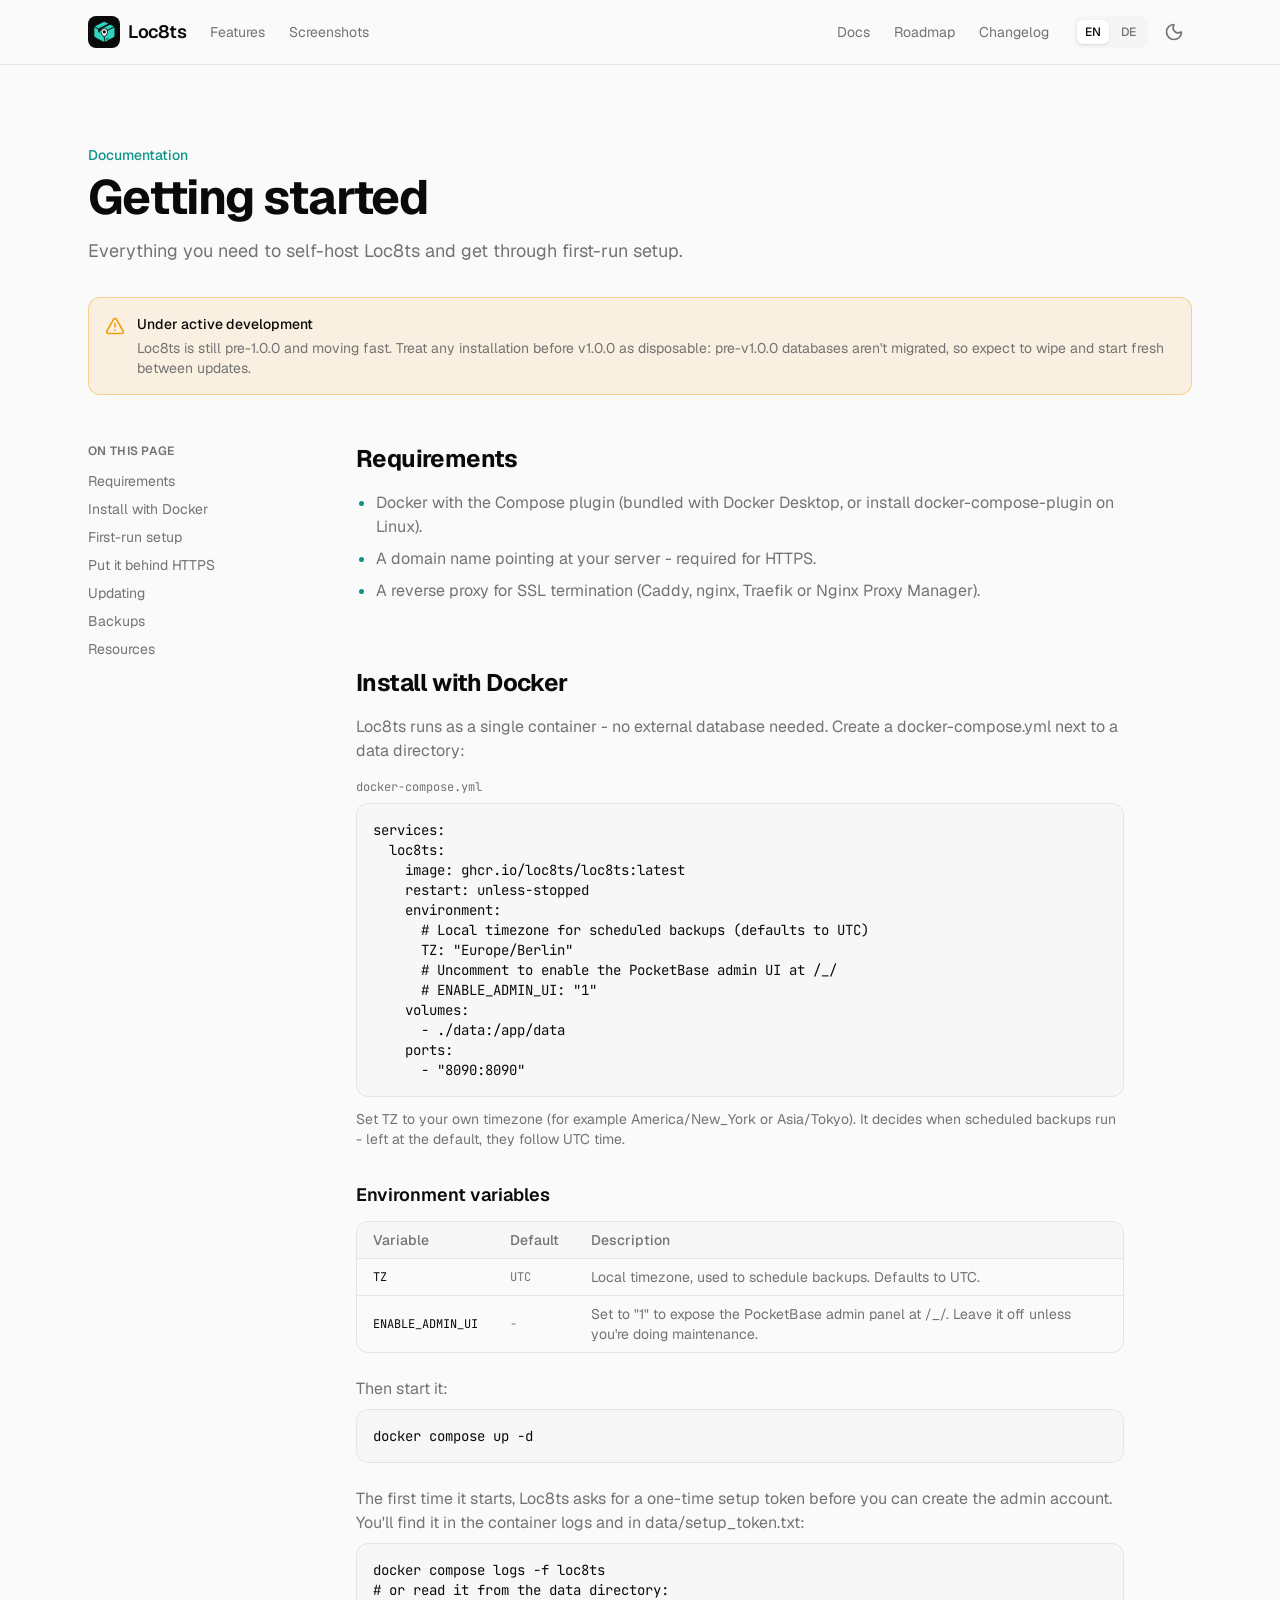
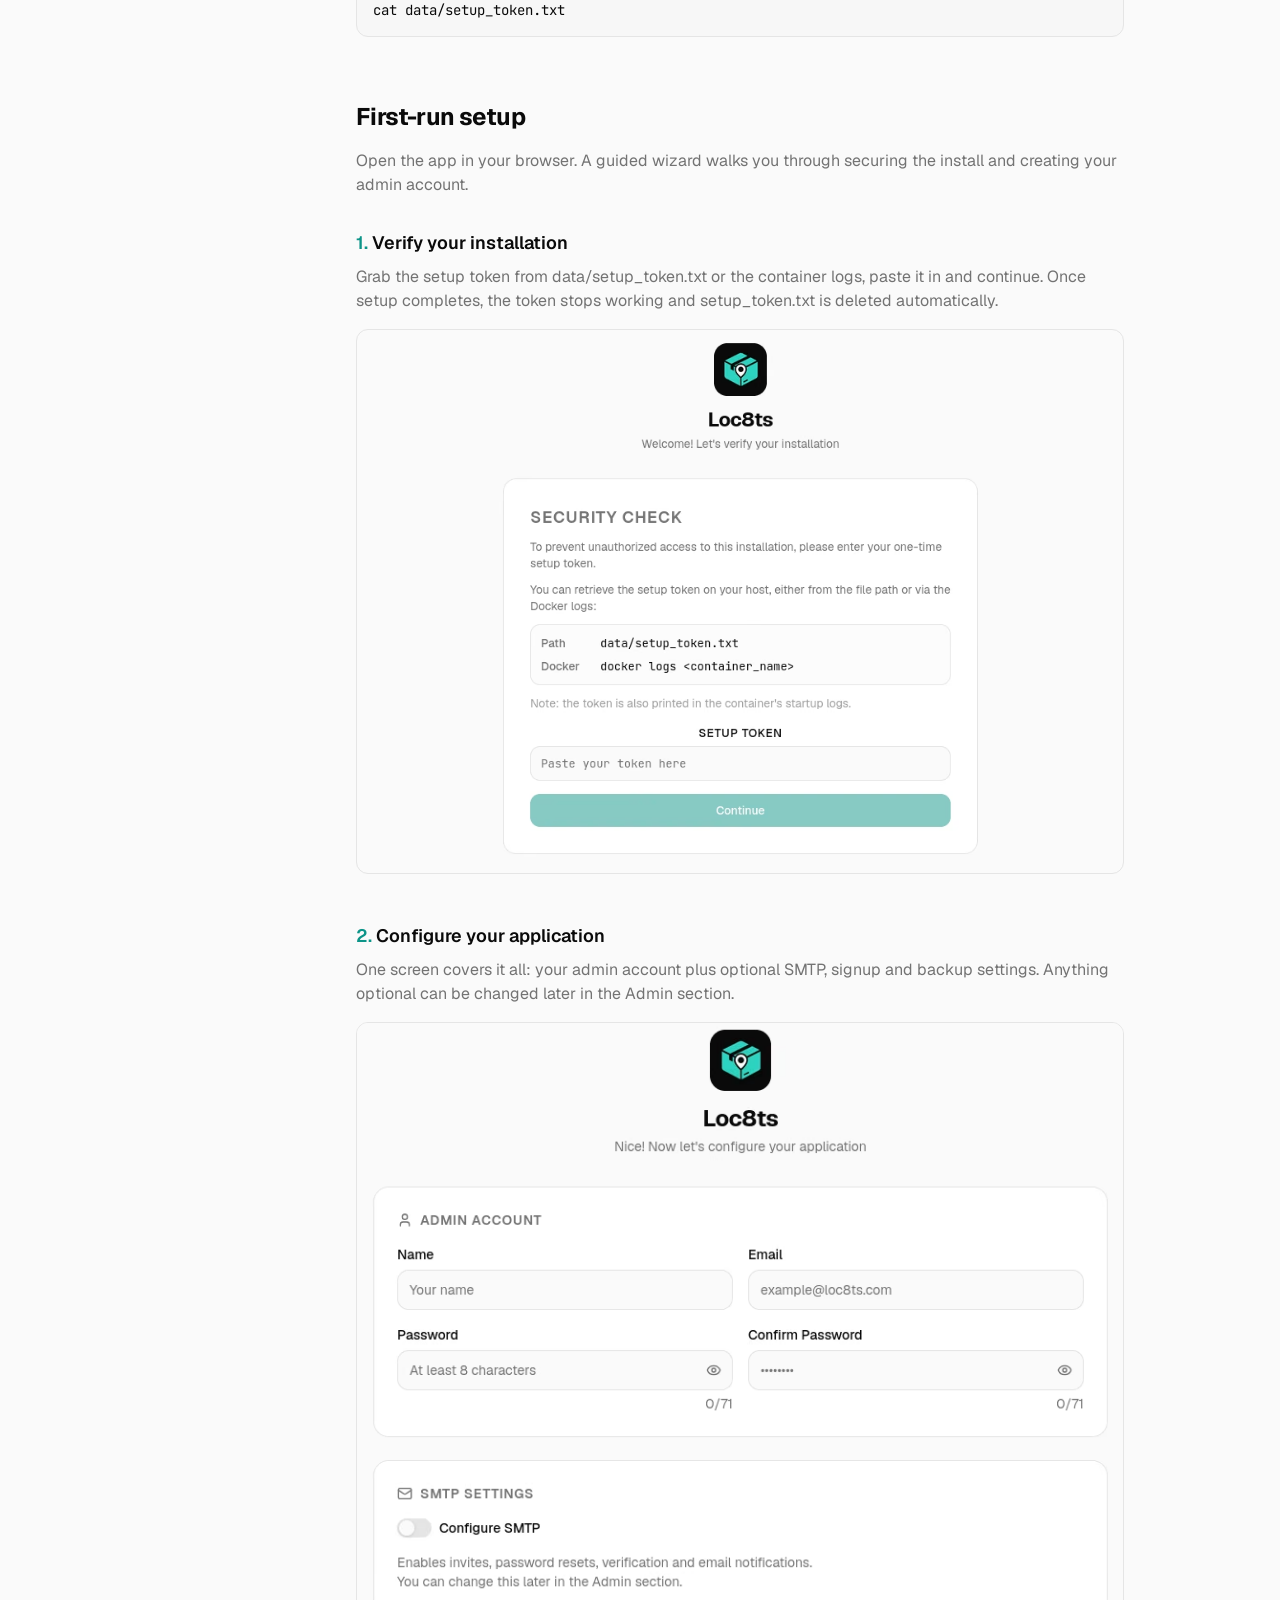
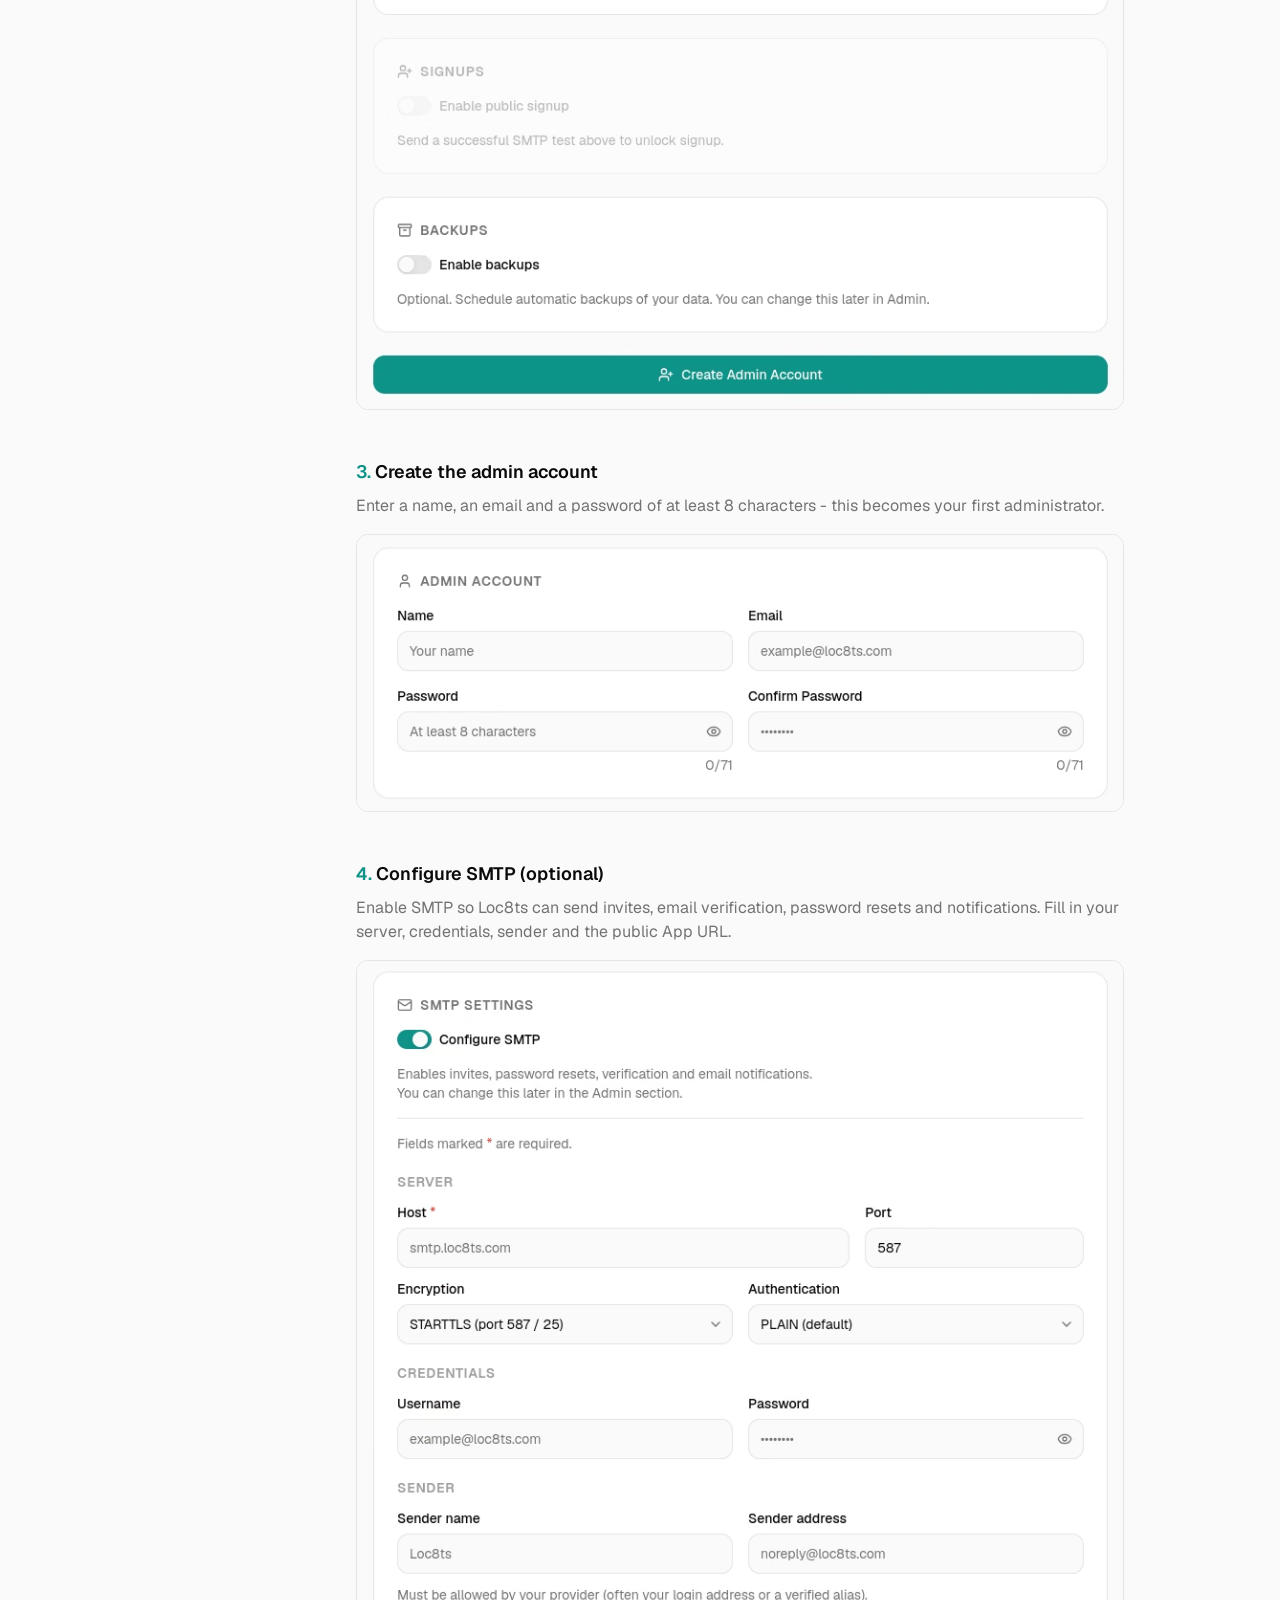
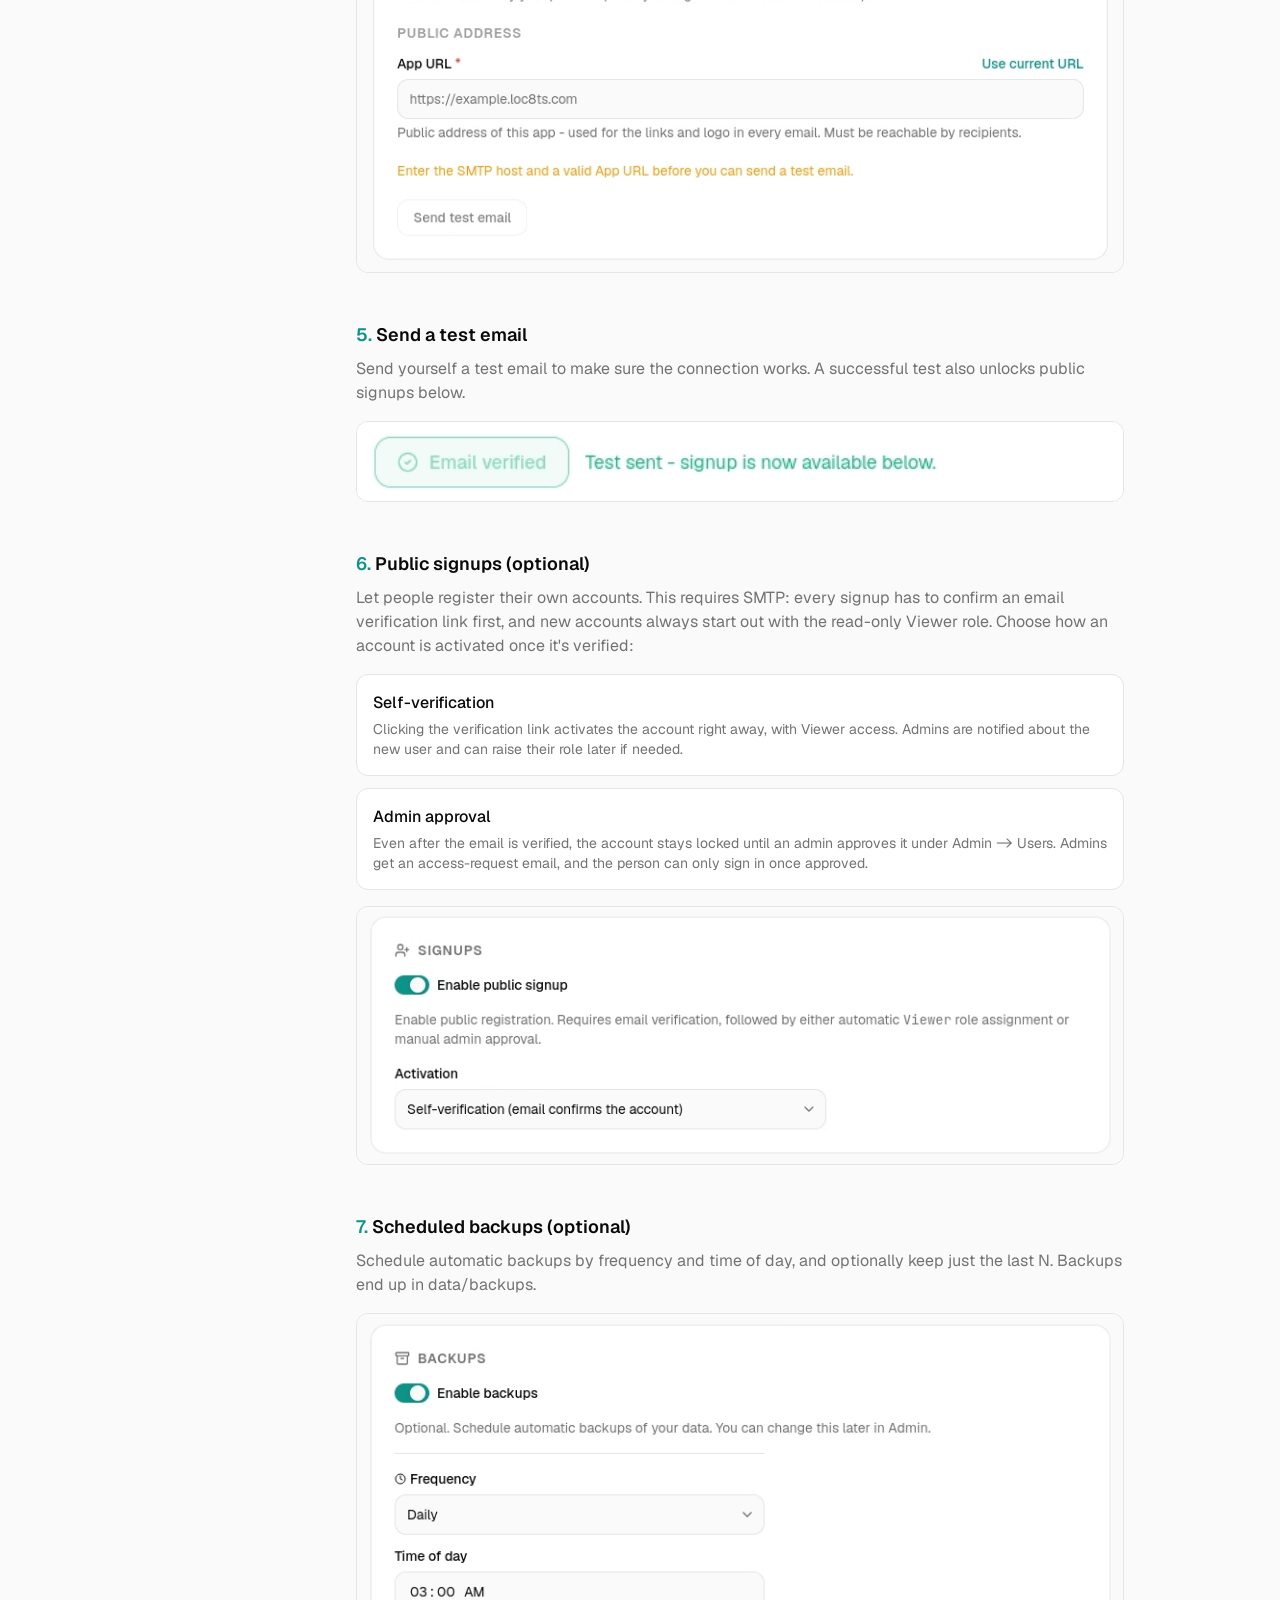
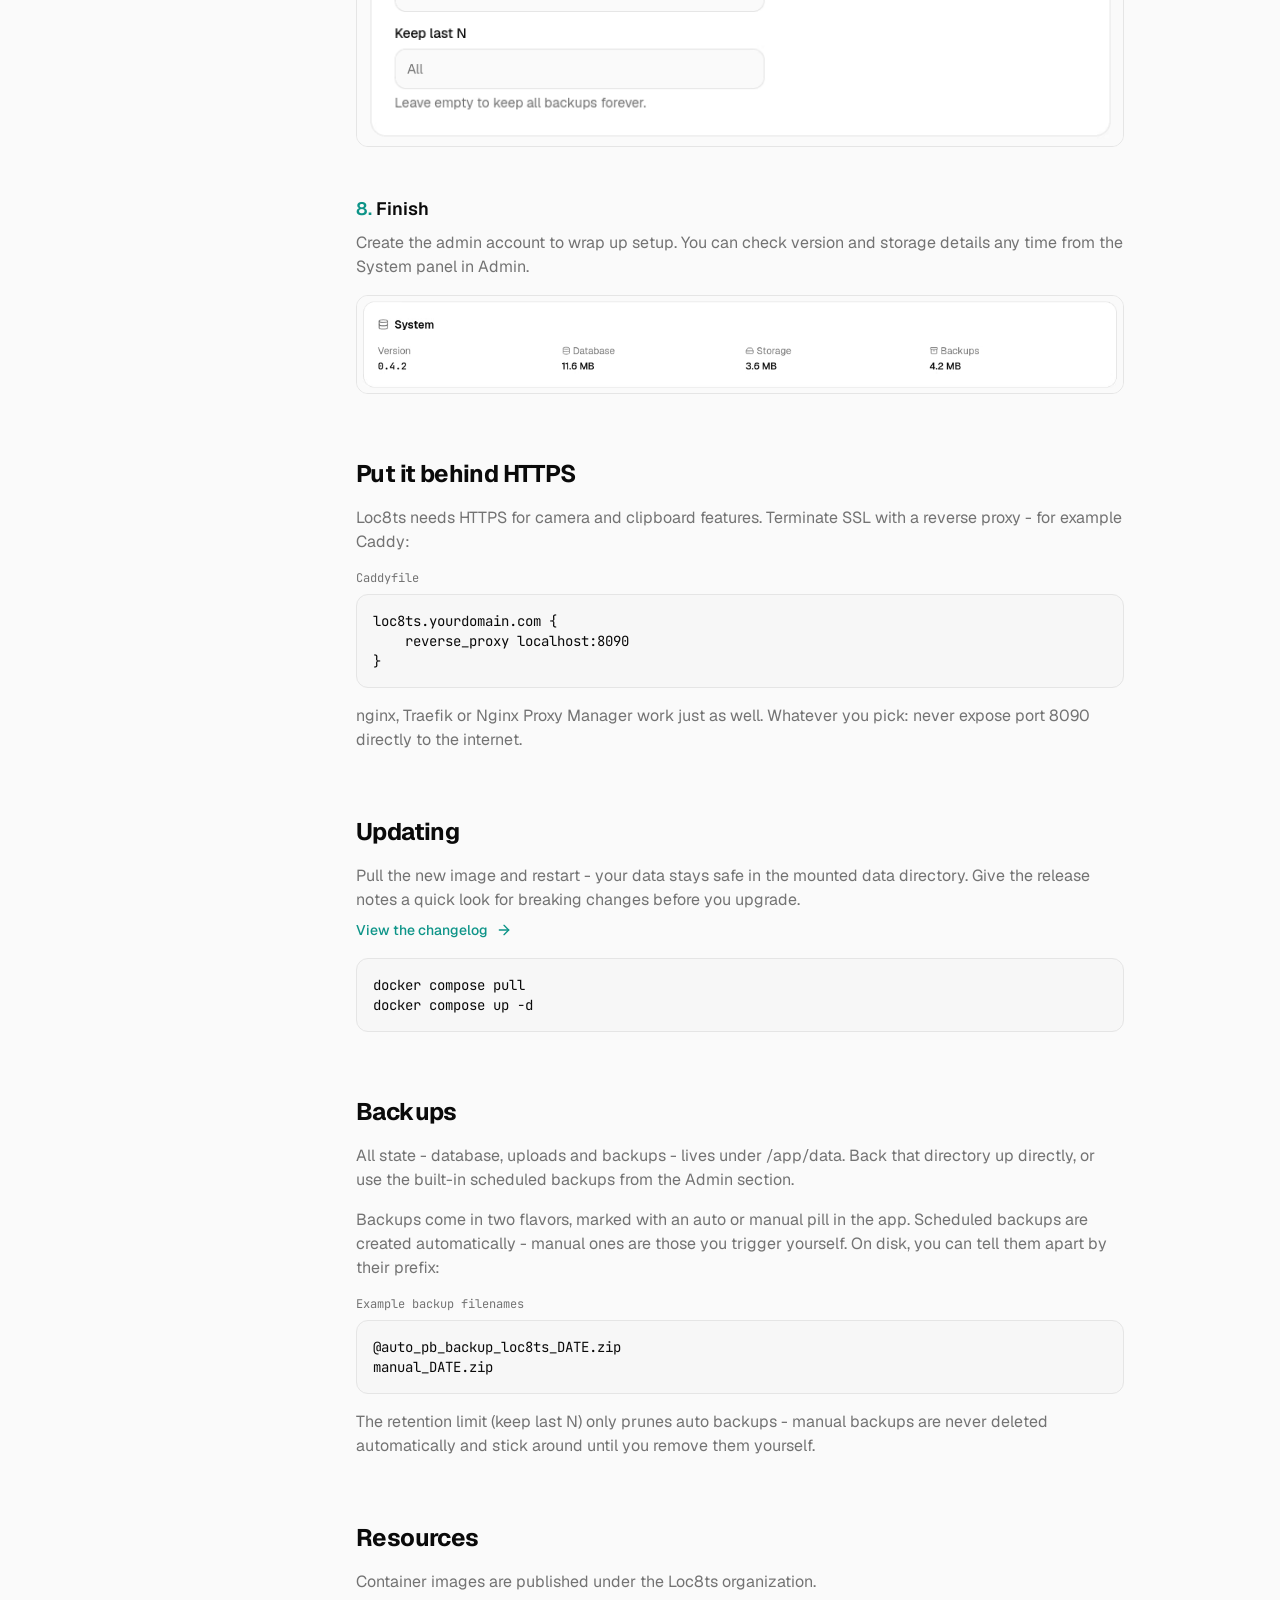
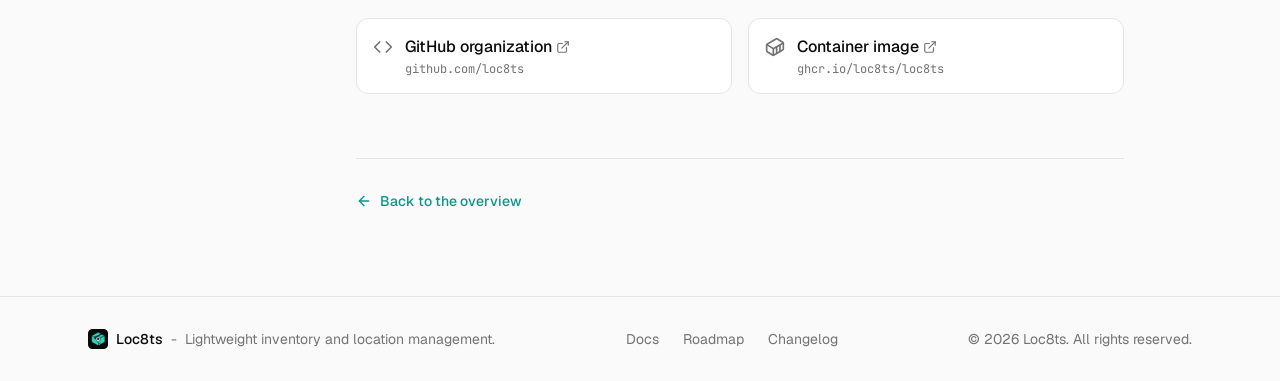
<file: docs.html>
<!doctype html>
<html lang="en" dir="ltr">
	<head>
		<meta charset="utf-8" />
		<meta name="viewport" content="width=device-width, initial-scale=1" />
		<link rel="icon" href="/favicon.ico" sizes="any" />
		<link rel="icon" type="image/png" sizes="32x32" href="/favicon-32x32.png" />
		<link rel="icon" type="image/png" sizes="16x16" href="/favicon-16x16.png" />
		<link rel="apple-touch-icon" href="/apple-touch-icon.png" />
		<link rel="manifest" href="/site.webmanifest" />
		<meta name="theme-color" media="(prefers-color-scheme: light)" content="#fafafa" />
		<meta name="theme-color" media="(prefers-color-scheme: dark)" content="#0a0a0a" />
		<link href="/_app/immutable/entry/start.BuN2Lisn.js" rel="modulepreload">
		<link href="/_app/immutable/chunks/CWsqyEpt.js" rel="modulepreload">
		<link href="/_app/immutable/chunks/3wZELoAi.js" rel="modulepreload">
		<link href="/_app/immutable/entry/app.B5LOl0FC.js" rel="modulepreload">
		<link href="/_app/immutable/chunks/vA84O1w2.js" rel="modulepreload">
		<link href="/_app/immutable/nodes/0.Ctbv4abP.js" rel="modulepreload">
		<link href="/_app/immutable/chunks/_E4xmksi.js" rel="modulepreload">
		<link href="/_app/immutable/nodes/5.BK-EvsXZ.js" rel="modulepreload">
		<link href="/_app/immutable/chunks/C0-8NefA.js" rel="modulepreload">
		<link href="/_app/immutable/chunks/gRcLRU-H.js" rel="modulepreload">
		<link href="/_app/immutable/chunks/x26cB2KQ.js" rel="modulepreload">
		<link href="/_app/immutable/chunks/BavARoYF.js" rel="modulepreload">
		<link href="/_app/immutable/chunks/Ph5XiAe3.js" rel="modulepreload">
		<link href="/_app/immutable/chunks/BJ768Y3g.js" rel="modulepreload">
		<link href="/_app/immutable/chunks/B-Q-tRjU.js" rel="modulepreload">
		<!--1xmjmrw--><meta name="description" content="How to self-host Loc8ts with Docker and get through first-run setup - requirements, install, HTTPS, updating and backups."/><!----><title>Documentation - Loc8ts</title>
		<link href="/_app/immutable/assets/0.BZqA30u1.css" rel="stylesheet">
		<script>
			(function () {
				try {
					let theme = localStorage.getItem('theme');
					let isDark = theme === 'dark' || (!theme && window.matchMedia('(prefers-color-scheme: dark)').matches);
					if (isDark) {
						document.documentElement.classList.add('dark');
						document.documentElement.style.backgroundColor = '#0a0a0a';
					} else {
						document.documentElement.style.backgroundColor = '#fafafa';
					}
				} catch (e) {}
			})();
		</script>
	</head>

	<body data-sveltekit-preload-data="hover">
		<div style="display: contents"><!--[--><!--[0--><!--[--><!--[--><div class="flex min-h-screen flex-col"><header class="sticky top-0 z-50 border-b border-border bg-background/80 backdrop-blur supports-[backdrop-filter]:bg-background/60"><div class="mx-auto flex h-16 max-w-6xl items-center justify-between px-4 sm:px-6"><div class="flex items-center gap-6"><a href="/" class="flex items-center gap-2 text-lg font-semibold tracking-tight"><img src="/favicon-192x192.png" alt="" class="h-8 w-8 rounded-md"/> Loc8ts</a> <nav class="hidden items-center gap-6 text-sm text-muted-foreground sm:flex"><a href="/#features" class="transition-colors hover:text-foreground">Features</a> <a href="/#screenshots" class="transition-colors hover:text-foreground">Screenshots</a></nav></div> <div class="flex items-center gap-4 sm:gap-6"><nav class="hidden items-center gap-6 text-sm text-muted-foreground sm:flex"><a href="/docs" class="transition-colors hover:text-foreground">Docs</a> <a href="/roadmap" class="transition-colors hover:text-foreground">Roadmap</a> <a href="/changelog" class="transition-colors hover:text-foreground">Changelog</a></nav> <div class="flex items-center gap-2"><nav aria-label="Switch language" class="flex items-center gap-1 rounded-md bg-muted p-1"><!--[--><a href="/docs" data-sveltekit-reload="" aria-current="page" class="rounded-sm px-2 py-1 text-xs font-medium uppercase transition-colors bg-card text-foreground shadow-sm">en</a><a href="/de/docs" data-sveltekit-reload="" class="rounded-sm px-2 py-1 text-xs font-medium uppercase transition-colors text-muted-foreground hover:text-foreground">de</a><!--]--></nav><!----> <button type="button" aria-label="Toggle dark mode" class="inline-flex h-9 w-9 items-center justify-center rounded-md text-muted-foreground transition-colors hover:bg-muted hover:text-foreground"><!--[-1--><svg xmlns="http://www.w3.org/2000/svg" width="24" height="24" viewBox="0 0 24 24" fill="none" stroke="currentColor" stroke-width="2" stroke-linecap="round" stroke-linejoin="round" class="lucide lucide-moon lucide-icon h-5 w-5" aria-hidden="true"><!--[--><!----><path d="M20.985 12.486a9 9 0 1 1-9.473-9.472c.405-.022.617.46.402.803a6 6 0 0 0 8.268 8.268c.344-.215.825-.004.803.401"><!----></path><!----><!--]--><!----></svg><!--]--></button><!----> <button type="button" aria-label="Open menu" aria-expanded="false" aria-controls="mobile-nav" class="inline-flex h-9 w-9 items-center justify-center rounded-md text-muted-foreground transition-colors hover:bg-muted hover:text-foreground sm:hidden"><!--[-1--><svg xmlns="http://www.w3.org/2000/svg" width="24" height="24" viewBox="0 0 24 24" fill="none" stroke="currentColor" stroke-width="2" stroke-linecap="round" stroke-linejoin="round" class="lucide lucide-menu lucide-icon h-5 w-5" aria-hidden="true"><!--[--><!----><path d="M4 5h16"><!----></path><!----><!----><path d="M4 12h16"><!----></path><!----><!----><path d="M4 19h16"><!----></path><!----><!--]--><!----></svg><!--]--></button></div></div></div> <nav id="mobile-nav" class="border-t border-border bg-background px-4 py-2 text-sm text-muted-foreground sm:hidden hidden"><a href="/#features" class="block rounded-md px-2 py-3 transition-colors hover:bg-muted hover:text-foreground">Features</a> <a href="/#screenshots" class="block rounded-md px-2 py-3 transition-colors hover:bg-muted hover:text-foreground">Screenshots</a> <hr class="my-2 border-border"/> <a href="/docs" class="block rounded-md px-2 py-3 transition-colors hover:bg-muted hover:text-foreground">Docs</a> <a href="/roadmap" class="block rounded-md px-2 py-3 transition-colors hover:bg-muted hover:text-foreground">Roadmap</a> <a href="/changelog" class="block rounded-md px-2 py-3 transition-colors hover:bg-muted hover:text-foreground">Changelog</a></nav></header><!----> <main id="top" class="flex-1"><div class="mx-auto max-w-6xl px-4 py-16 sm:px-6 sm:py-20"><header class="max-w-2xl"><p class="text-sm font-medium text-primary">Documentation</p> <h1 class="mt-2 text-4xl font-bold tracking-tight sm:text-5xl">Getting started</h1> <p class="mt-4 text-lg text-muted-foreground">Everything you need to self-host Loc8ts and get through first-run setup.</p></header> <div class="mt-8 flex gap-3 rounded-lg border border-warning/40 bg-warning/10 p-4 text-sm"><svg xmlns="http://www.w3.org/2000/svg" width="24" height="24" viewBox="0 0 24 24" fill="none" stroke="currentColor" stroke-width="2" stroke-linecap="round" stroke-linejoin="round" class="lucide lucide-triangle-alert lucide-alert-triangle lucide-icon mt-0.5 h-5 w-5 shrink-0 text-warning" aria-hidden="true"><!--[--><!----><path d="m21.73 18-8-14a2 2 0 0 0-3.48 0l-8 14A2 2 0 0 0 4 21h16a2 2 0 0 0 1.73-3"><!----></path><!----><!----><path d="M12 9v4"><!----></path><!----><!----><path d="M12 17h.01"><!----></path><!----><!--]--><!----></svg><!----> <div><p class="font-medium text-foreground">Under active development</p> <p class="mt-1 text-muted-foreground">Loc8ts is still pre-1.0.0 and moving fast. Treat any installation before v1.0.0 as disposable: pre-v1.0.0 databases aren't migrated, so expect to wipe and start fresh between updates.</p></div></div> <div class="mt-12 gap-12 lg:grid lg:grid-cols-[220px_1fr]"><aside class="mb-10 lg:mb-0"><nav class="lg:sticky lg:top-24" aria-label="On this page"><p class="rounded-md border border-border bg-card px-3 py-2 text-xs font-semibold uppercase tracking-wide text-muted-foreground lg:border-0 lg:bg-transparent lg:px-0 lg:py-0">On this page</p> <ul class="mt-2 space-y-2 rounded-md border border-border bg-card p-3 text-sm lg:mt-3 lg:border-0 lg:bg-transparent lg:p-0"><!--[--><li><a href="#requirements" class="text-muted-foreground transition-colors hover:text-foreground">Requirements</a></li><li><a href="#install" class="text-muted-foreground transition-colors hover:text-foreground">Install with Docker</a></li><li><a href="#setup" class="text-muted-foreground transition-colors hover:text-foreground">First-run setup</a></li><li><a href="#https" class="text-muted-foreground transition-colors hover:text-foreground">Put it behind HTTPS</a></li><li><a href="#updating" class="text-muted-foreground transition-colors hover:text-foreground">Updating</a></li><li><a href="#backups" class="text-muted-foreground transition-colors hover:text-foreground">Backups</a></li><li><a href="#resources" class="text-muted-foreground transition-colors hover:text-foreground">Resources</a></li><!--]--></ul></nav></aside> <div class="max-w-3xl space-y-16"><section id="requirements" class="scroll-mt-24"><h2 class="text-2xl font-bold tracking-tight">Requirements</h2> <ul class="mt-4 list-disc space-y-2 pl-5 text-muted-foreground marker:text-primary"><li>Docker with the Compose plugin (bundled with Docker Desktop, or install docker-compose-plugin on Linux).</li> <li>A domain name pointing at your server - required for HTTPS.</li> <li>A reverse proxy for SSL termination (Caddy, nginx, Traefik or Nginx Proxy Manager).</li></ul></section> <section id="install" class="scroll-mt-24"><h2 class="text-2xl font-bold tracking-tight">Install with Docker</h2> <p class="mt-4 text-muted-foreground">Loc8ts runs as a single container - no external database needed. Create a docker-compose.yml next to a data directory:</p> <figure class="mt-4"><figcaption class="mb-2 font-mono text-xs text-muted-foreground">docker-compose.yml</figcaption> <pre class="overflow-x-auto rounded-lg border border-border bg-muted/50 p-4 text-sm"><code>services:
  loc8ts:
    image: ghcr.io/loc8ts/loc8ts:latest
    restart: unless-stopped
    environment:
      # Local timezone for scheduled backups (defaults to UTC)
      TZ: "Europe/Berlin"
      # Uncomment to enable the PocketBase admin UI at /_/
      # ENABLE_ADMIN_UI: "1"
    volumes:
      - ./data:/app/data
    ports:
      - "8090:8090"</code></pre></figure> <p class="mt-3 text-sm text-muted-foreground">Set TZ to your own timezone (for example America/New_York or Asia/Tokyo). It decides when scheduled backups run - left at the default, they follow UTC time.</p> <h3 class="mt-8 text-lg font-semibold">Environment variables</h3> <div class="mt-3 overflow-x-auto rounded-lg border border-border"><table class="w-full border-collapse text-left text-sm"><thead class="bg-muted/50 text-muted-foreground"><tr><th class="px-4 py-2 font-medium">Variable</th><th class="px-4 py-2 font-medium">Default</th><th class="px-4 py-2 font-medium">Description</th></tr></thead><tbody><tr class="border-t border-border"><td class="px-4 py-2 font-mono text-xs">TZ</td><td class="px-4 py-2 font-mono text-xs text-muted-foreground">UTC</td><td class="px-4 py-2 text-muted-foreground">Local timezone, used to schedule backups. Defaults to UTC.</td></tr><tr class="border-t border-border"><td class="px-4 py-2 font-mono text-xs">ENABLE_ADMIN_UI</td><td class="px-4 py-2 font-mono text-xs text-muted-foreground">-</td><td class="px-4 py-2 text-muted-foreground">Set to "1" to expose the PocketBase admin panel at /_/. Leave it off unless you're doing maintenance.</td></tr></tbody></table></div> <p class="mt-6 text-muted-foreground">Then start it:</p> <pre class="mt-2 overflow-x-auto rounded-lg border border-border bg-muted/50 p-4 text-sm"><code>docker compose up -d</code></pre> <p class="mt-6 text-muted-foreground">The first time it starts, Loc8ts asks for a one-time setup token before you can create the admin account. You'll find it in the container logs and in data/setup_token.txt:</p> <pre class="mt-2 overflow-x-auto rounded-lg border border-border bg-muted/50 p-4 text-sm"><code>docker compose logs -f loc8ts
# or read it from the data directory:
cat data/setup_token.txt</code></pre></section> <section id="setup" class="scroll-mt-24"><h2 class="text-2xl font-bold tracking-tight">First-run setup</h2> <p class="mt-4 text-muted-foreground">Open the app in your browser. A guided wizard walks you through securing the install and creating your admin account.</p> <ol class="mt-8 space-y-12"><!--[--><li><h3 class="text-lg font-semibold"><span class="text-primary">1.</span> Verify your installation</h3> <p class="mt-2 text-muted-foreground">Grab the setup token from data/setup_token.txt or the container logs, paste it in and continue. Once setup completes, the token stops working and setup_token.txt is deleted automatically.</p> <!--[-1--><!--]--> <button type="button" class="mt-4 block w-full cursor-pointer overflow-hidden rounded-lg border border-border transition-opacity hover:opacity-75 bg-[#fafafa] dark:bg-[#0a0a0a]" aria-label="View full size: Security check screen with the one-time setup token field"><span class="mx-auto block max-w-lg"><img src="/_app/immutable/assets/setup_token.Be2-1zni.avif" alt="Security check screen with the one-time setup token field" class="block w-full dark:hidden" loading="lazy"/> <img src="/_app/immutable/assets/setup_token.B8PWKX9C.avif" alt="Security check screen with the one-time setup token field" class="hidden w-full dark:block" loading="lazy"/><!----></span></button></li><li><h3 class="text-lg font-semibold"><span class="text-primary">2.</span> Configure your application</h3> <p class="mt-2 text-muted-foreground">One screen covers it all: your admin account plus optional SMTP, signup and backup settings. Anything optional can be changed later in the Admin section.</p> <!--[-1--><!--]--> <button type="button" class="mt-4 block w-full cursor-pointer overflow-hidden rounded-lg border border-border transition-opacity hover:opacity-75 bg-card" aria-label="View full size: Configuration screen with admin, SMTP, signups and backups sections"><span class="contents"><img src="/_app/immutable/assets/initial_setup.ugxS1iqa.avif" alt="Configuration screen with admin, SMTP, signups and backups sections" class="block w-full dark:hidden" loading="lazy"/> <img src="/_app/immutable/assets/initial_setup.FOVbWah6.avif" alt="Configuration screen with admin, SMTP, signups and backups sections" class="hidden w-full dark:block" loading="lazy"/><!----></span></button></li><li><h3 class="text-lg font-semibold"><span class="text-primary">3.</span> Create the admin account</h3> <p class="mt-2 text-muted-foreground">Enter a name, an email and a password of at least 8 characters - this becomes your first administrator.</p> <!--[-1--><!--]--> <button type="button" class="mt-4 block w-full cursor-pointer overflow-hidden rounded-lg border border-border transition-opacity hover:opacity-75 bg-card" aria-label="View full size: Admin account form with name, email and password fields"><span class="contents"><img src="/_app/immutable/assets/admin_account.DxN2FY7-.avif" alt="Admin account form with name, email and password fields" class="block w-full dark:hidden" loading="lazy"/> <img src="/_app/immutable/assets/admin_account.BnhIHX1A.avif" alt="Admin account form with name, email and password fields" class="hidden w-full dark:block" loading="lazy"/><!----></span></button></li><li><h3 class="text-lg font-semibold"><span class="text-primary">4.</span> Configure SMTP (optional)</h3> <p class="mt-2 text-muted-foreground">Enable SMTP so Loc8ts can send invites, email verification, password resets and notifications. Fill in your server, credentials, sender and the public App URL.</p> <!--[-1--><!--]--> <button type="button" class="mt-4 block w-full cursor-pointer overflow-hidden rounded-lg border border-border transition-opacity hover:opacity-75 bg-card" aria-label="View full size: SMTP settings with server, credentials, sender and app URL"><span class="contents"><img src="/_app/immutable/assets/smtp_configuration.BpHOeCS5.avif" alt="SMTP settings with server, credentials, sender and app URL" class="block w-full dark:hidden" loading="lazy"/> <img src="/_app/immutable/assets/smtp_configuration.38XF8tfc.avif" alt="SMTP settings with server, credentials, sender and app URL" class="hidden w-full dark:block" loading="lazy"/><!----></span></button></li><li><h3 class="text-lg font-semibold"><span class="text-primary">5.</span> Send a test email</h3> <p class="mt-2 text-muted-foreground">Send yourself a test email to make sure the connection works. A successful test also unlocks public signups below.</p> <!--[-1--><!--]--> <button type="button" class="mt-4 block w-full cursor-pointer overflow-hidden rounded-lg border border-border transition-opacity hover:opacity-75 bg-card" aria-label="View full size: Email verified confirmation after a successful SMTP test"><span class="contents"><img src="[data-uri]" alt="Email verified confirmation after a successful SMTP test" class="block w-full dark:hidden" loading="lazy"/> <img src="[data-uri]" alt="Email verified confirmation after a successful SMTP test" class="hidden w-full dark:block" loading="lazy"/><!----></span></button></li><li><h3 class="text-lg font-semibold"><span class="text-primary">6.</span> Public signups (optional)</h3> <p class="mt-2 text-muted-foreground">Let people register their own accounts. This requires SMTP: every signup has to confirm an email verification link first, and new accounts always start out with the read-only Viewer role. Choose how an account is activated once it's verified:</p> <!--[0--><dl class="mt-4 space-y-3"><!--[--><div class="rounded-lg border border-border bg-card p-4"><dt class="font-medium text-foreground">Self-verification</dt> <dd class="mt-1 text-sm text-muted-foreground">Clicking the verification link activates the account right away, with Viewer access. Admins are notified about the new user and can raise their role later if needed.</dd></div><div class="rounded-lg border border-border bg-card p-4"><dt class="font-medium text-foreground">Admin approval</dt> <dd class="mt-1 text-sm text-muted-foreground">Even after the email is verified, the account stays locked until an admin approves it under Admin -> Users. Admins get an access-request email, and the person can only sign in once approved.</dd></div><!--]--></dl><!--]--> <button type="button" class="mt-4 block w-full cursor-pointer overflow-hidden rounded-lg border border-border transition-opacity hover:opacity-75 bg-card" aria-label="View full size: Public signup settings with activation mode"><span class="contents"><img src="/_app/immutable/assets/signup.B8JSlQ0u.avif" alt="Public signup settings with activation mode" class="block w-full dark:hidden" loading="lazy"/> <img src="/_app/immutable/assets/signup.A993VFSZ.avif" alt="Public signup settings with activation mode" class="hidden w-full dark:block" loading="lazy"/><!----></span></button></li><li><h3 class="text-lg font-semibold"><span class="text-primary">7.</span> Scheduled backups (optional)</h3> <p class="mt-2 text-muted-foreground">Schedule automatic backups by frequency and time of day, and optionally keep just the last N. Backups end up in data/backups.</p> <!--[-1--><!--]--> <button type="button" class="mt-4 block w-full cursor-pointer overflow-hidden rounded-lg border border-border transition-opacity hover:opacity-75 bg-card" aria-label="View full size: Scheduled backup settings with frequency and time of day"><span class="contents"><img src="/_app/immutable/assets/backups.CmIdnbpG.avif" alt="Scheduled backup settings with frequency and time of day" class="block w-full dark:hidden" loading="lazy"/> <img src="/_app/immutable/assets/backups.DIKq2aqq.avif" alt="Scheduled backup settings with frequency and time of day" class="hidden w-full dark:block" loading="lazy"/><!----></span></button></li><li><h3 class="text-lg font-semibold"><span class="text-primary">8.</span> Finish</h3> <p class="mt-2 text-muted-foreground">Create the admin account to wrap up setup. You can check version and storage details any time from the System panel in Admin.</p> <!--[-1--><!--]--> <button type="button" class="mt-4 block w-full cursor-pointer overflow-hidden rounded-lg border border-border transition-opacity hover:opacity-75 bg-card" aria-label="View full size: System overview showing version, database, storage and backups"><span class="contents"><img src="[data-uri]" alt="System overview showing version, database, storage and backups" class="block w-full dark:hidden" loading="lazy"/> <img src="[data-uri]" alt="System overview showing version, database, storage and backups" class="hidden w-full dark:block" loading="lazy"/><!----></span></button></li><!--]--></ol></section> <section id="https" class="scroll-mt-24"><h2 class="text-2xl font-bold tracking-tight">Put it behind HTTPS</h2> <p class="mt-4 text-muted-foreground">Loc8ts needs HTTPS for camera and clipboard features. Terminate SSL with a reverse proxy - for example Caddy:</p> <figure class="mt-4"><figcaption class="mb-2 font-mono text-xs text-muted-foreground">Caddyfile</figcaption> <pre class="overflow-x-auto rounded-lg border border-border bg-muted/50 p-4 text-sm"><code>loc8ts.yourdomain.com {
    reverse_proxy localhost:8090
}</code></pre></figure> <p class="mt-4 text-muted-foreground">nginx, Traefik or Nginx Proxy Manager work just as well. Whatever you pick: never expose port 8090 directly to the internet.</p></section> <section id="updating" class="scroll-mt-24"><h2 class="text-2xl font-bold tracking-tight">Updating</h2> <p class="mt-4 text-muted-foreground">Pull the new image and restart - your data stays safe in the mounted data directory. Give the release notes a quick look for breaking changes before you upgrade.</p> <a href="/changelog" class="mt-2 inline-flex items-center gap-2 text-sm font-medium text-primary transition-opacity hover:opacity-80">View the changelog <svg xmlns="http://www.w3.org/2000/svg" width="24" height="24" viewBox="0 0 24 24" fill="none" stroke="currentColor" stroke-width="2" stroke-linecap="round" stroke-linejoin="round" class="lucide lucide-arrow-right lucide-icon h-4 w-4" aria-hidden="true"><!--[--><!----><path d="M5 12h14"><!----></path><!----><!----><path d="m12 5 7 7-7 7"><!----></path><!----><!--]--><!----></svg><!----></a> <pre class="mt-4 overflow-x-auto rounded-lg border border-border bg-muted/50 p-4 text-sm"><code>docker compose pull
docker compose up -d</code></pre></section> <section id="backups" class="scroll-mt-24"><h2 class="text-2xl font-bold tracking-tight">Backups</h2> <p class="mt-4 text-muted-foreground">All state - database, uploads and backups - lives under /app/data. Back that directory up directly, or use the built-in scheduled backups from the Admin section.</p> <p class="mt-4 text-muted-foreground">Backups come in two flavors, marked with an auto or manual pill in the app. Scheduled backups are created automatically - manual ones are those you trigger yourself. On disk, you can tell them apart by their prefix:</p> <figure class="mt-4"><figcaption class="mb-2 font-mono text-xs text-muted-foreground">Example backup filenames</figcaption> <pre class="overflow-x-auto rounded-lg border border-border bg-muted/50 p-4 text-sm"><code>@auto_pb_backup_loc8ts_DATE.zip
manual_DATE.zip</code></pre></figure> <p class="mt-4 text-muted-foreground">The retention limit (keep last N) only prunes auto backups - manual backups are never deleted automatically and stick around until you remove them yourself.</p></section> <section id="resources" class="scroll-mt-24"><h2 class="text-2xl font-bold tracking-tight">Resources</h2> <p class="mt-4 text-muted-foreground">Container images are published under the Loc8ts organization.</p> <div class="mt-6 grid gap-4 sm:grid-cols-2"><a href="https://github.com/loc8ts" target="_blank" rel="noopener noreferrer" class="group flex items-start gap-3 rounded-lg border border-border bg-card p-4 transition-colors hover:bg-muted"><svg xmlns="http://www.w3.org/2000/svg" width="24" height="24" viewBox="0 0 24 24" fill="none" stroke="currentColor" stroke-width="2" stroke-linecap="round" stroke-linejoin="round" class="lucide lucide-code lucide-icon mt-0.5 h-5 w-5 shrink-0 text-muted-foreground" aria-hidden="true"><!--[--><!----><path d="m16 18 6-6-6-6"><!----></path><!----><!----><path d="m8 6-6 6 6 6"><!----></path><!----><!--]--><!----></svg><!----> <span><span class="flex items-center gap-1 font-medium">GitHub organization <svg xmlns="http://www.w3.org/2000/svg" width="24" height="24" viewBox="0 0 24 24" fill="none" stroke="currentColor" stroke-width="2" stroke-linecap="round" stroke-linejoin="round" class="lucide lucide-external-link lucide-icon h-3.5 w-3.5 text-muted-foreground" aria-hidden="true"><!--[--><!----><path d="M15 3h6v6"><!----></path><!----><!----><path d="M10 14 21 3"><!----></path><!----><!----><path d="M18 13v6a2 2 0 0 1-2 2H5a2 2 0 0 1-2-2V8a2 2 0 0 1 2-2h6"><!----></path><!----><!--]--><!----></svg><!----></span> <span class="mt-0.5 block font-mono text-xs text-muted-foreground">github.com/loc8ts</span></span></a> <a href="https://github.com/orgs/Loc8ts/packages/container/package/loc8ts" target="_blank" rel="noopener noreferrer" class="group flex items-start gap-3 rounded-lg border border-border bg-card p-4 transition-colors hover:bg-muted"><svg xmlns="http://www.w3.org/2000/svg" width="24" height="24" viewBox="0 0 24 24" fill="none" stroke="currentColor" stroke-width="2" stroke-linecap="round" stroke-linejoin="round" class="lucide lucide-container lucide-icon mt-0.5 h-5 w-5 shrink-0 text-muted-foreground" aria-hidden="true"><!--[--><!----><path d="M22 7.7c0-.6-.4-1.2-.8-1.5l-6.3-3.9a1.72 1.72 0 0 0-1.7 0l-10.3 6c-.5.2-.9.8-.9 1.4v6.6c0 .5.4 1.2.8 1.5l6.3 3.9a1.72 1.72 0 0 0 1.7 0l10.3-6c.5-.3.9-1 .9-1.5Z"><!----></path><!----><!----><path d="M10 21.9V14L2.1 9.1"><!----></path><!----><!----><path d="m10 14 11.9-6.9"><!----></path><!----><!----><path d="M14 19.8v-8.1"><!----></path><!----><!----><path d="M18 17.5V9.4"><!----></path><!----><!--]--><!----></svg><!----> <span><span class="flex items-center gap-1 font-medium">Container image <svg xmlns="http://www.w3.org/2000/svg" width="24" height="24" viewBox="0 0 24 24" fill="none" stroke="currentColor" stroke-width="2" stroke-linecap="round" stroke-linejoin="round" class="lucide lucide-external-link lucide-icon h-3.5 w-3.5 text-muted-foreground" aria-hidden="true"><!--[--><!----><path d="M15 3h6v6"><!----></path><!----><!----><path d="M10 14 21 3"><!----></path><!----><!----><path d="M18 13v6a2 2 0 0 1-2 2H5a2 2 0 0 1-2-2V8a2 2 0 0 1 2-2h6"><!----></path><!----><!--]--><!----></svg><!----></span> <span class="mt-0.5 block font-mono text-xs text-muted-foreground">ghcr.io/loc8ts/loc8ts</span></span></a></div></section> <div class="border-t border-border pt-8"><a href="/" class="inline-flex items-center gap-2 text-sm font-medium text-primary transition-opacity hover:opacity-80"><svg xmlns="http://www.w3.org/2000/svg" width="24" height="24" viewBox="0 0 24 24" fill="none" stroke="currentColor" stroke-width="2" stroke-linecap="round" stroke-linejoin="round" class="lucide lucide-arrow-left lucide-icon h-4 w-4" aria-hidden="true"><!--[--><!----><path d="m12 19-7-7 7-7"><!----></path><!----><!----><path d="M19 12H5"><!----></path><!----><!--]--><!----></svg><!----> Back to the overview</a></div></div></div></div></main> <footer class="border-t border-border"><div class="mx-auto flex max-w-6xl flex-col items-center justify-between gap-4 px-4 py-8 text-sm text-muted-foreground sm:flex-row sm:px-6"><div class="flex flex-col sm:flex-row items-center gap-2"><img src="/favicon-192x192.png" alt="" class="h-5 w-5 rounded"/> <span class="font-medium text-foreground">Loc8ts</span> <span class="hidden sm:inline">-</span><span>Lightweight inventory and location management.</span></div> <nav class="flex items-center gap-6"><a href="/docs" class="transition-colors hover:text-foreground">Docs</a> <a href="/roadmap" class="transition-colors hover:text-foreground">Roadmap</a> <a href="/changelog" class="transition-colors hover:text-foreground">Changelog</a></nav> <p>© 2026 Loc8ts. All rights reserved.</p></div></footer><!----></div> <!--[-1--><!--]--><!----><!--]--><!----> <div style="display:none"><!--[--><a href="/docs">en</a><a href="/de/docs">de</a><!--]--></div><!--]--><!--]--> <!--[-1--><!--]--><!--]-->
			
			<script>
				{
					__sveltekit_jxprx3 = {
						base: ""
					};

					const element = document.currentScript.parentElement;

					Promise.all([
						import("/_app/immutable/entry/start.BuN2Lisn.js"),
						import("/_app/immutable/entry/app.B5LOl0FC.js")
					]).then(([kit, app]) => {
						kit.start(app, element, {
							node_ids: [0, 5],
							data: [null,null],
							form: null,
							error: null
						});
					});
				}
			</script>
		</div>
	</body>
</html>
</file>
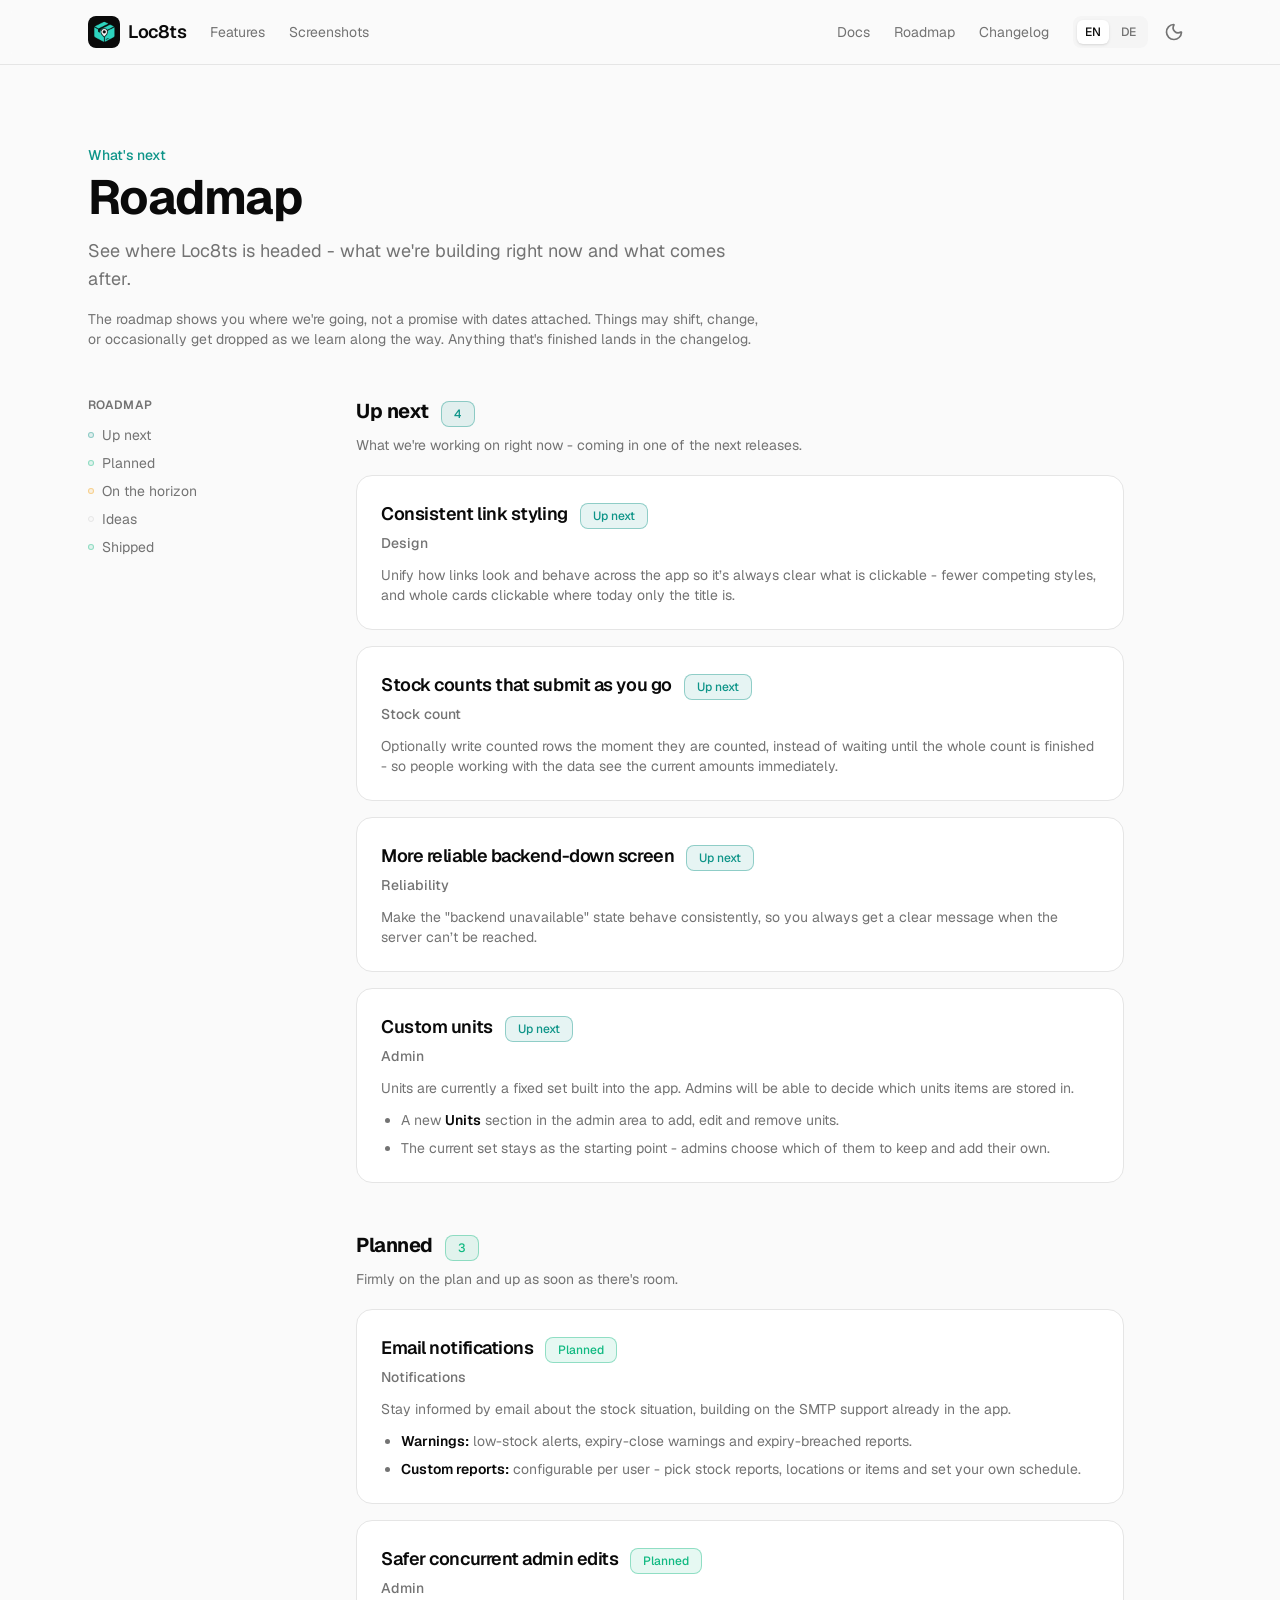
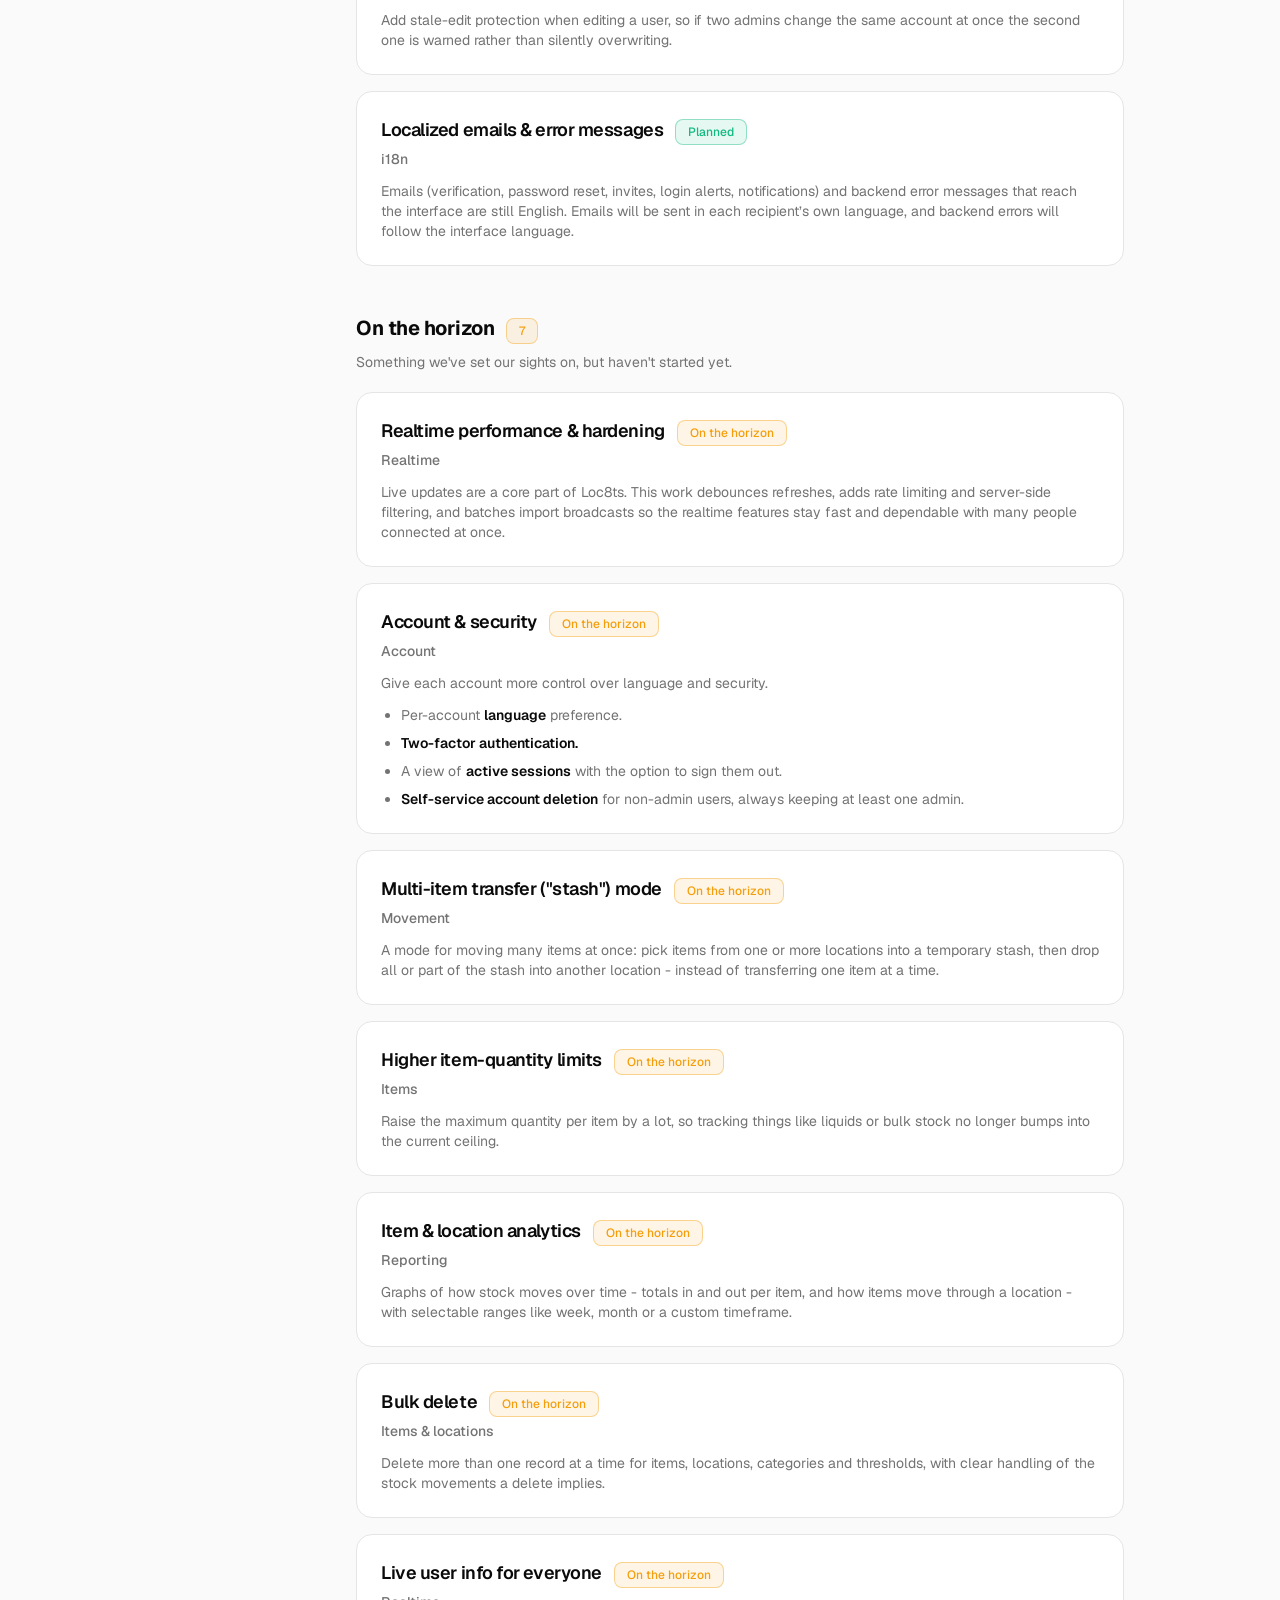
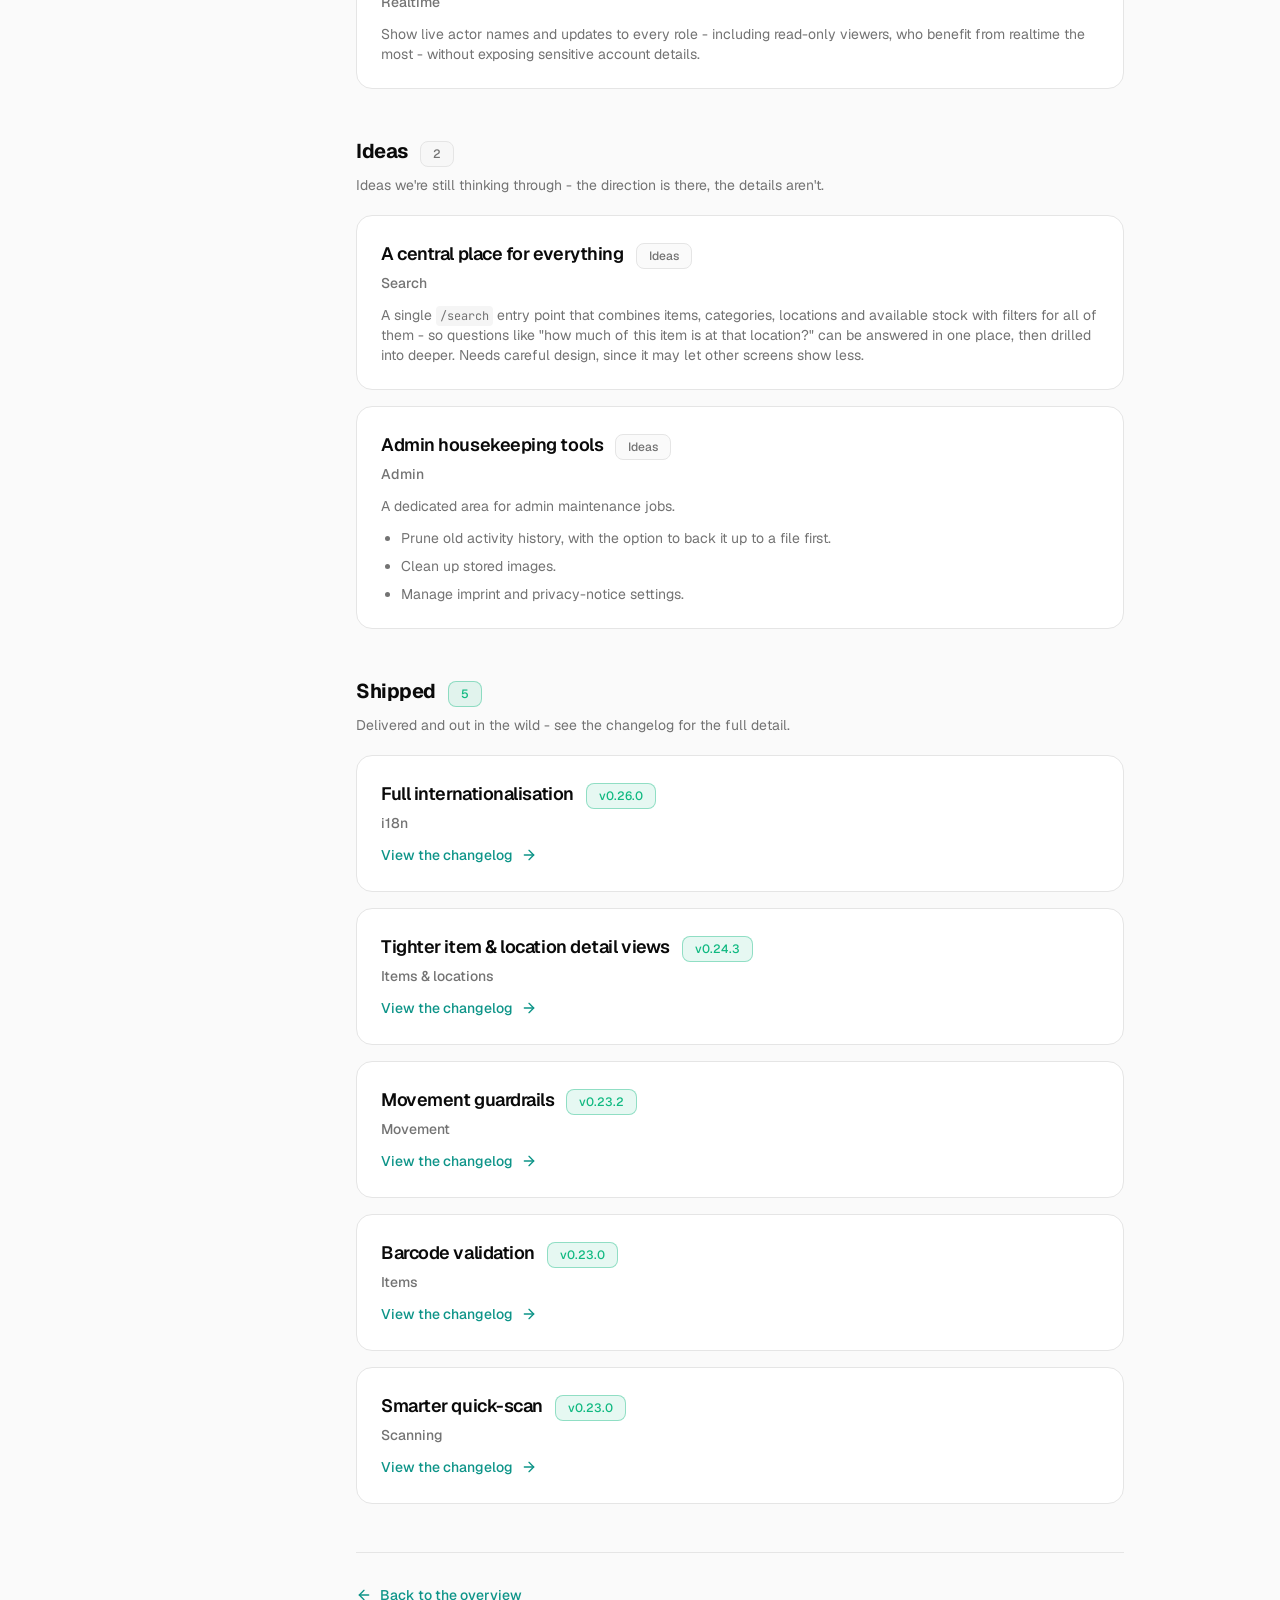
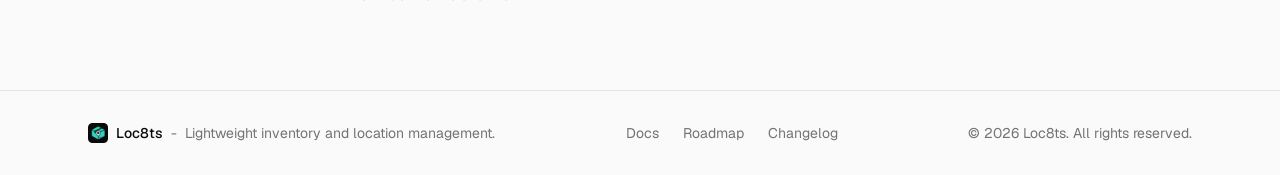
<file: roadmap.html>
<!doctype html>
<html lang="en" dir="ltr">
	<head>
		<meta charset="utf-8" />
		<meta name="viewport" content="width=device-width, initial-scale=1" />
		<link rel="icon" href="/favicon.ico" sizes="any" />
		<link rel="icon" type="image/png" sizes="32x32" href="/favicon-32x32.png" />
		<link rel="icon" type="image/png" sizes="16x16" href="/favicon-16x16.png" />
		<link rel="apple-touch-icon" href="/apple-touch-icon.png" />
		<link rel="manifest" href="/site.webmanifest" />
		<meta name="theme-color" media="(prefers-color-scheme: light)" content="#fafafa" />
		<meta name="theme-color" media="(prefers-color-scheme: dark)" content="#0a0a0a" />
		<link href="/_app/immutable/entry/start.BuN2Lisn.js" rel="modulepreload">
		<link href="/_app/immutable/chunks/CWsqyEpt.js" rel="modulepreload">
		<link href="/_app/immutable/chunks/3wZELoAi.js" rel="modulepreload">
		<link href="/_app/immutable/entry/app.B5LOl0FC.js" rel="modulepreload">
		<link href="/_app/immutable/chunks/vA84O1w2.js" rel="modulepreload">
		<link href="/_app/immutable/nodes/0.Ctbv4abP.js" rel="modulepreload">
		<link href="/_app/immutable/chunks/_E4xmksi.js" rel="modulepreload">
		<link href="/_app/immutable/nodes/6.cuBBXKjR.js" rel="modulepreload">
		<link href="/_app/immutable/chunks/C0-8NefA.js" rel="modulepreload">
		<link href="/_app/immutable/chunks/gRcLRU-H.js" rel="modulepreload">
		<link href="/_app/immutable/chunks/x26cB2KQ.js" rel="modulepreload">
		<link href="/_app/immutable/chunks/BavARoYF.js" rel="modulepreload">
		<link href="/_app/immutable/chunks/Ph5XiAe3.js" rel="modulepreload">
		<link href="/_app/immutable/chunks/CWL_M8KL.js" rel="modulepreload">
		<!--1bad6w3--><meta name="description" content="What's coming to Loc8ts: what we're working on right now and what you can look forward to."/><!----><title>Roadmap - Loc8ts</title>
		<link href="/_app/immutable/assets/0.BZqA30u1.css" rel="stylesheet">
		<script>
			(function () {
				try {
					let theme = localStorage.getItem('theme');
					let isDark = theme === 'dark' || (!theme && window.matchMedia('(prefers-color-scheme: dark)').matches);
					if (isDark) {
						document.documentElement.classList.add('dark');
						document.documentElement.style.backgroundColor = '#0a0a0a';
					} else {
						document.documentElement.style.backgroundColor = '#fafafa';
					}
				} catch (e) {}
			})();
		</script>
	</head>

	<body data-sveltekit-preload-data="hover">
		<div style="display: contents"><!--[--><!--[0--><!--[--><!--[--><div class="flex min-h-screen flex-col"><header class="sticky top-0 z-50 border-b border-border bg-background/80 backdrop-blur supports-[backdrop-filter]:bg-background/60"><div class="mx-auto flex h-16 max-w-6xl items-center justify-between px-4 sm:px-6"><div class="flex items-center gap-6"><a href="/" class="flex items-center gap-2 text-lg font-semibold tracking-tight"><img src="/favicon-192x192.png" alt="" class="h-8 w-8 rounded-md"/> Loc8ts</a> <nav class="hidden items-center gap-6 text-sm text-muted-foreground sm:flex"><a href="/#features" class="transition-colors hover:text-foreground">Features</a> <a href="/#screenshots" class="transition-colors hover:text-foreground">Screenshots</a></nav></div> <div class="flex items-center gap-4 sm:gap-6"><nav class="hidden items-center gap-6 text-sm text-muted-foreground sm:flex"><a href="/docs" class="transition-colors hover:text-foreground">Docs</a> <a href="/roadmap" class="transition-colors hover:text-foreground">Roadmap</a> <a href="/changelog" class="transition-colors hover:text-foreground">Changelog</a></nav> <div class="flex items-center gap-2"><nav aria-label="Switch language" class="flex items-center gap-1 rounded-md bg-muted p-1"><!--[--><a href="/roadmap" data-sveltekit-reload="" aria-current="page" class="rounded-sm px-2 py-1 text-xs font-medium uppercase transition-colors bg-card text-foreground shadow-sm">en</a><a href="/de/roadmap" data-sveltekit-reload="" class="rounded-sm px-2 py-1 text-xs font-medium uppercase transition-colors text-muted-foreground hover:text-foreground">de</a><!--]--></nav><!----> <button type="button" aria-label="Toggle dark mode" class="inline-flex h-9 w-9 items-center justify-center rounded-md text-muted-foreground transition-colors hover:bg-muted hover:text-foreground"><!--[-1--><svg xmlns="http://www.w3.org/2000/svg" width="24" height="24" viewBox="0 0 24 24" fill="none" stroke="currentColor" stroke-width="2" stroke-linecap="round" stroke-linejoin="round" class="lucide lucide-moon lucide-icon h-5 w-5" aria-hidden="true"><!--[--><!----><path d="M20.985 12.486a9 9 0 1 1-9.473-9.472c.405-.022.617.46.402.803a6 6 0 0 0 8.268 8.268c.344-.215.825-.004.803.401"><!----></path><!----><!--]--><!----></svg><!--]--></button><!----> <button type="button" aria-label="Open menu" aria-expanded="false" aria-controls="mobile-nav" class="inline-flex h-9 w-9 items-center justify-center rounded-md text-muted-foreground transition-colors hover:bg-muted hover:text-foreground sm:hidden"><!--[-1--><svg xmlns="http://www.w3.org/2000/svg" width="24" height="24" viewBox="0 0 24 24" fill="none" stroke="currentColor" stroke-width="2" stroke-linecap="round" stroke-linejoin="round" class="lucide lucide-menu lucide-icon h-5 w-5" aria-hidden="true"><!--[--><!----><path d="M4 5h16"><!----></path><!----><!----><path d="M4 12h16"><!----></path><!----><!----><path d="M4 19h16"><!----></path><!----><!--]--><!----></svg><!--]--></button></div></div></div> <nav id="mobile-nav" class="border-t border-border bg-background px-4 py-2 text-sm text-muted-foreground sm:hidden hidden"><a href="/#features" class="block rounded-md px-2 py-3 transition-colors hover:bg-muted hover:text-foreground">Features</a> <a href="/#screenshots" class="block rounded-md px-2 py-3 transition-colors hover:bg-muted hover:text-foreground">Screenshots</a> <hr class="my-2 border-border"/> <a href="/docs" class="block rounded-md px-2 py-3 transition-colors hover:bg-muted hover:text-foreground">Docs</a> <a href="/roadmap" class="block rounded-md px-2 py-3 transition-colors hover:bg-muted hover:text-foreground">Roadmap</a> <a href="/changelog" class="block rounded-md px-2 py-3 transition-colors hover:bg-muted hover:text-foreground">Changelog</a></nav></header><!----> <main id="top" class="flex-1"><div class="mx-auto max-w-6xl px-4 py-16 sm:px-6 sm:py-20"><header class="max-w-2xl"><p class="text-sm font-medium text-primary">What's next</p> <h1 class="mt-2 text-4xl font-bold tracking-tight sm:text-5xl">Roadmap</h1> <p class="mt-4 text-lg text-muted-foreground">See where Loc8ts is headed - what we're building right now and what comes after.</p> <p class="mt-4 text-sm text-muted-foreground">The roadmap shows you where we're going, not a promise with dates attached. Things may shift, change, or occasionally get dropped as we learn along the way. Anything that's finished lands in the changelog.</p></header> <div class="mt-12 gap-12 lg:grid lg:grid-cols-[220px_1fr]"><aside class="mb-10 lg:mb-0"><nav class="lg:sticky lg:top-24" aria-label="Roadmap"><p class="rounded-md border border-border bg-card px-3 py-2 text-xs font-semibold uppercase tracking-wide text-muted-foreground lg:border-0 lg:bg-transparent lg:px-0 lg:py-0">Roadmap</p> <ul class="mt-2 space-y-2 rounded-md border border-border bg-card p-3 text-sm lg:mt-3 lg:border-0 lg:bg-transparent lg:p-0"><!--[--><li><a href="#phase-next" class="flex items-center gap-2 text-muted-foreground transition-colors hover:text-foreground"><span class="h-1.5 w-1.5 shrink-0 rounded-full border border-primary/40 bg-primary/10 text-primary"></span> Up next</a></li><li><a href="#phase-planned" class="flex items-center gap-2 text-muted-foreground transition-colors hover:text-foreground"><span class="h-1.5 w-1.5 shrink-0 rounded-full border border-success/40 bg-success/10 text-success"></span> Planned</a></li><li><a href="#phase-horizon" class="flex items-center gap-2 text-muted-foreground transition-colors hover:text-foreground"><span class="h-1.5 w-1.5 shrink-0 rounded-full border border-warning/40 bg-warning/10 text-warning"></span> On the horizon</a></li><li><a href="#phase-exploring" class="flex items-center gap-2 text-muted-foreground transition-colors hover:text-foreground"><span class="h-1.5 w-1.5 shrink-0 rounded-full border border-border bg-muted/50 text-muted-foreground"></span> Ideas</a></li><li><a href="#phase-shipped" class="flex items-center gap-2 text-muted-foreground transition-colors hover:text-foreground"><span class="h-1.5 w-1.5 shrink-0 rounded-full border border-success/40 bg-success/10 text-success"></span> Shipped</a></li><!--]--></ul></nav></aside> <div class="max-w-3xl space-y-12"><!--[--><section id="phase-next" class="scroll-mt-24"><div class="flex flex-wrap items-baseline gap-x-3 gap-y-1"><h2 class="text-xl font-bold tracking-tight">Up next</h2> <span class="inline-flex items-center rounded-md border border-primary/40 bg-primary/10 text-primary px-3 py-1 text-xs font-medium">4</span></div> <p class="mt-2 text-sm text-muted-foreground">What we're working on right now - coming in one of the next releases.</p> <div class="mt-5 space-y-4"><!--[--><article class="rounded-xl border border-border bg-card p-5 sm:p-6"><div class="flex flex-wrap items-baseline gap-x-3 gap-y-1"><h3 class="text-lg font-semibold tracking-tight">Consistent link styling</h3> <span class="order-last inline-flex items-center whitespace-nowrap rounded-md border sm:order-none border-primary/40 bg-primary/10 text-primary px-3 py-1 text-xs font-medium"><!--[-1-->Up next<!--]--></span> <!--[0--><p class="w-full text-sm font-medium text-muted-foreground sm:order-last">Design</p><!--]--></div> <!--[-1--><!--]--> <!--[0--><p class="mt-3 text-sm text-muted-foreground"><!--[--><!--[-1-->Unify how links look and behave across the app so it’s always clear what is clickable - fewer competing styles, and whole cards clickable where today only the title is.<!--]--><!--]--></p><!--]--> <!--[-1--><!--]--></article><article class="rounded-xl border border-border bg-card p-5 sm:p-6"><div class="flex flex-wrap items-baseline gap-x-3 gap-y-1"><h3 class="text-lg font-semibold tracking-tight">Stock counts that submit as you go</h3> <span class="order-last inline-flex items-center whitespace-nowrap rounded-md border sm:order-none border-primary/40 bg-primary/10 text-primary px-3 py-1 text-xs font-medium"><!--[-1-->Up next<!--]--></span> <!--[0--><p class="w-full text-sm font-medium text-muted-foreground sm:order-last">Stock count</p><!--]--></div> <!--[-1--><!--]--> <!--[0--><p class="mt-3 text-sm text-muted-foreground"><!--[--><!--[-1-->Optionally write counted rows the moment they are counted, instead of waiting until the whole count is finished - so people working with the data see the current amounts immediately.<!--]--><!--]--></p><!--]--> <!--[-1--><!--]--></article><article class="rounded-xl border border-border bg-card p-5 sm:p-6"><div class="flex flex-wrap items-baseline gap-x-3 gap-y-1"><h3 class="text-lg font-semibold tracking-tight">More reliable backend-down screen</h3> <span class="order-last inline-flex items-center whitespace-nowrap rounded-md border sm:order-none border-primary/40 bg-primary/10 text-primary px-3 py-1 text-xs font-medium"><!--[-1-->Up next<!--]--></span> <!--[0--><p class="w-full text-sm font-medium text-muted-foreground sm:order-last">Reliability</p><!--]--></div> <!--[-1--><!--]--> <!--[0--><p class="mt-3 text-sm text-muted-foreground"><!--[--><!--[-1-->Make the "backend unavailable" state behave consistently, so you always get a clear message when the server can’t be reached.<!--]--><!--]--></p><!--]--> <!--[-1--><!--]--></article><article class="rounded-xl border border-border bg-card p-5 sm:p-6"><div class="flex flex-wrap items-baseline gap-x-3 gap-y-1"><h3 class="text-lg font-semibold tracking-tight">Custom units</h3> <span class="order-last inline-flex items-center whitespace-nowrap rounded-md border sm:order-none border-primary/40 bg-primary/10 text-primary px-3 py-1 text-xs font-medium"><!--[-1-->Up next<!--]--></span> <!--[0--><p class="w-full text-sm font-medium text-muted-foreground sm:order-last">Admin</p><!--]--></div> <!--[-1--><!--]--> <!--[0--><p class="mt-3 text-sm text-muted-foreground"><!--[--><!--[-1-->Units are currently a fixed set built into the app. Admins will be able to decide which units items are stored in.<!--]--><!--]--></p><!--]--> <!--[0--><ul class="mt-3 list-disc space-y-2 pl-5 text-sm text-muted-foreground"><!--[--><li><!--[--><!--[-1-->A new <!--]--><!--[1--><strong class="font-semibold text-foreground">Units</strong><!--]--><!--[-1--> section in the admin area to add, edit and remove units.<!--]--><!--]--></li><li><!--[--><!--[-1-->The current set stays as the starting point - admins choose which of them to keep and add their own.<!--]--><!--]--></li><!--]--></ul><!--]--></article><!--]--></div></section><section id="phase-planned" class="scroll-mt-24"><div class="flex flex-wrap items-baseline gap-x-3 gap-y-1"><h2 class="text-xl font-bold tracking-tight">Planned</h2> <span class="inline-flex items-center rounded-md border border-success/40 bg-success/10 text-success px-3 py-1 text-xs font-medium">3</span></div> <p class="mt-2 text-sm text-muted-foreground">Firmly on the plan and up as soon as there's room.</p> <div class="mt-5 space-y-4"><!--[--><article class="rounded-xl border border-border bg-card p-5 sm:p-6"><div class="flex flex-wrap items-baseline gap-x-3 gap-y-1"><h3 class="text-lg font-semibold tracking-tight">Email notifications</h3> <span class="order-last inline-flex items-center whitespace-nowrap rounded-md border sm:order-none border-success/40 bg-success/10 text-success px-3 py-1 text-xs font-medium"><!--[-1-->Planned<!--]--></span> <!--[0--><p class="w-full text-sm font-medium text-muted-foreground sm:order-last">Notifications</p><!--]--></div> <!--[-1--><!--]--> <!--[0--><p class="mt-3 text-sm text-muted-foreground"><!--[--><!--[-1-->Stay informed by email about the stock situation, building on the SMTP support already in the app.<!--]--><!--]--></p><!--]--> <!--[0--><ul class="mt-3 list-disc space-y-2 pl-5 text-sm text-muted-foreground"><!--[--><li><!--[--><!--[1--><strong class="font-semibold text-foreground">Warnings:</strong><!--]--><!--[-1--> low-stock alerts, expiry-close warnings and expiry-breached reports.<!--]--><!--]--></li><li><!--[--><!--[1--><strong class="font-semibold text-foreground">Custom reports:</strong><!--]--><!--[-1--> configurable per user - pick stock reports, locations or items and set your own schedule.<!--]--><!--]--></li><!--]--></ul><!--]--></article><article class="rounded-xl border border-border bg-card p-5 sm:p-6"><div class="flex flex-wrap items-baseline gap-x-3 gap-y-1"><h3 class="text-lg font-semibold tracking-tight">Safer concurrent admin edits</h3> <span class="order-last inline-flex items-center whitespace-nowrap rounded-md border sm:order-none border-success/40 bg-success/10 text-success px-3 py-1 text-xs font-medium"><!--[-1-->Planned<!--]--></span> <!--[0--><p class="w-full text-sm font-medium text-muted-foreground sm:order-last">Admin</p><!--]--></div> <!--[-1--><!--]--> <!--[0--><p class="mt-3 text-sm text-muted-foreground"><!--[--><!--[-1-->Add stale-edit protection when editing a user, so if two admins change the same account at once the second one is warned rather than silently overwriting.<!--]--><!--]--></p><!--]--> <!--[-1--><!--]--></article><article class="rounded-xl border border-border bg-card p-5 sm:p-6"><div class="flex flex-wrap items-baseline gap-x-3 gap-y-1"><h3 class="text-lg font-semibold tracking-tight">Localized emails &amp; error messages</h3> <span class="order-last inline-flex items-center whitespace-nowrap rounded-md border sm:order-none border-success/40 bg-success/10 text-success px-3 py-1 text-xs font-medium"><!--[-1-->Planned<!--]--></span> <!--[0--><p class="w-full text-sm font-medium text-muted-foreground sm:order-last">i18n</p><!--]--></div> <!--[-1--><!--]--> <!--[0--><p class="mt-3 text-sm text-muted-foreground"><!--[--><!--[-1-->Emails (verification, password reset, invites, login alerts, notifications) and backend error messages that reach the interface are still English. Emails will be sent in each recipient’s own language, and backend errors will follow the interface language.<!--]--><!--]--></p><!--]--> <!--[-1--><!--]--></article><!--]--></div></section><section id="phase-horizon" class="scroll-mt-24"><div class="flex flex-wrap items-baseline gap-x-3 gap-y-1"><h2 class="text-xl font-bold tracking-tight">On the horizon</h2> <span class="inline-flex items-center rounded-md border border-warning/40 bg-warning/10 text-warning px-3 py-1 text-xs font-medium">7</span></div> <p class="mt-2 text-sm text-muted-foreground">Something we've set our sights on, but haven't started yet.</p> <div class="mt-5 space-y-4"><!--[--><article class="rounded-xl border border-border bg-card p-5 sm:p-6"><div class="flex flex-wrap items-baseline gap-x-3 gap-y-1"><h3 class="text-lg font-semibold tracking-tight">Realtime performance &amp; hardening</h3> <span class="order-last inline-flex items-center whitespace-nowrap rounded-md border sm:order-none border-warning/40 bg-warning/10 text-warning px-3 py-1 text-xs font-medium"><!--[-1-->On the horizon<!--]--></span> <!--[0--><p class="w-full text-sm font-medium text-muted-foreground sm:order-last">Realtime</p><!--]--></div> <!--[-1--><!--]--> <!--[0--><p class="mt-3 text-sm text-muted-foreground"><!--[--><!--[-1-->Live updates are a core part of Loc8ts. This work debounces refreshes, adds rate limiting and server-side filtering, and batches import broadcasts so the realtime features stay fast and dependable with many people connected at once.<!--]--><!--]--></p><!--]--> <!--[-1--><!--]--></article><article class="rounded-xl border border-border bg-card p-5 sm:p-6"><div class="flex flex-wrap items-baseline gap-x-3 gap-y-1"><h3 class="text-lg font-semibold tracking-tight">Account &amp; security</h3> <span class="order-last inline-flex items-center whitespace-nowrap rounded-md border sm:order-none border-warning/40 bg-warning/10 text-warning px-3 py-1 text-xs font-medium"><!--[-1-->On the horizon<!--]--></span> <!--[0--><p class="w-full text-sm font-medium text-muted-foreground sm:order-last">Account</p><!--]--></div> <!--[-1--><!--]--> <!--[0--><p class="mt-3 text-sm text-muted-foreground"><!--[--><!--[-1-->Give each account more control over language and security.<!--]--><!--]--></p><!--]--> <!--[0--><ul class="mt-3 list-disc space-y-2 pl-5 text-sm text-muted-foreground"><!--[--><li><!--[--><!--[-1-->Per-account <!--]--><!--[1--><strong class="font-semibold text-foreground">language</strong><!--]--><!--[-1--> preference.<!--]--><!--]--></li><li><!--[--><!--[1--><strong class="font-semibold text-foreground">Two-factor authentication.</strong><!--]--><!--]--></li><li><!--[--><!--[-1-->A view of <!--]--><!--[1--><strong class="font-semibold text-foreground">active sessions</strong><!--]--><!--[-1--> with the option to sign them out.<!--]--><!--]--></li><li><!--[--><!--[1--><strong class="font-semibold text-foreground">Self-service account deletion</strong><!--]--><!--[-1--> for non-admin users, always keeping at least one admin.<!--]--><!--]--></li><!--]--></ul><!--]--></article><article class="rounded-xl border border-border bg-card p-5 sm:p-6"><div class="flex flex-wrap items-baseline gap-x-3 gap-y-1"><h3 class="text-lg font-semibold tracking-tight">Multi-item transfer ("stash") mode</h3> <span class="order-last inline-flex items-center whitespace-nowrap rounded-md border sm:order-none border-warning/40 bg-warning/10 text-warning px-3 py-1 text-xs font-medium"><!--[-1-->On the horizon<!--]--></span> <!--[0--><p class="w-full text-sm font-medium text-muted-foreground sm:order-last">Movement</p><!--]--></div> <!--[-1--><!--]--> <!--[0--><p class="mt-3 text-sm text-muted-foreground"><!--[--><!--[-1-->A mode for moving many items at once: pick items from one or more locations into a temporary stash, then drop all or part of the stash into another location - instead of transferring one item at a time.<!--]--><!--]--></p><!--]--> <!--[-1--><!--]--></article><article class="rounded-xl border border-border bg-card p-5 sm:p-6"><div class="flex flex-wrap items-baseline gap-x-3 gap-y-1"><h3 class="text-lg font-semibold tracking-tight">Higher item-quantity limits</h3> <span class="order-last inline-flex items-center whitespace-nowrap rounded-md border sm:order-none border-warning/40 bg-warning/10 text-warning px-3 py-1 text-xs font-medium"><!--[-1-->On the horizon<!--]--></span> <!--[0--><p class="w-full text-sm font-medium text-muted-foreground sm:order-last">Items</p><!--]--></div> <!--[-1--><!--]--> <!--[0--><p class="mt-3 text-sm text-muted-foreground"><!--[--><!--[-1-->Raise the maximum quantity per item by a lot, so tracking things like liquids or bulk stock no longer bumps into the current ceiling.<!--]--><!--]--></p><!--]--> <!--[-1--><!--]--></article><article class="rounded-xl border border-border bg-card p-5 sm:p-6"><div class="flex flex-wrap items-baseline gap-x-3 gap-y-1"><h3 class="text-lg font-semibold tracking-tight">Item &amp; location analytics</h3> <span class="order-last inline-flex items-center whitespace-nowrap rounded-md border sm:order-none border-warning/40 bg-warning/10 text-warning px-3 py-1 text-xs font-medium"><!--[-1-->On the horizon<!--]--></span> <!--[0--><p class="w-full text-sm font-medium text-muted-foreground sm:order-last">Reporting</p><!--]--></div> <!--[-1--><!--]--> <!--[0--><p class="mt-3 text-sm text-muted-foreground"><!--[--><!--[-1-->Graphs of how stock moves over time - totals in and out per item, and how items move through a location - with selectable ranges like week, month or a custom timeframe.<!--]--><!--]--></p><!--]--> <!--[-1--><!--]--></article><article class="rounded-xl border border-border bg-card p-5 sm:p-6"><div class="flex flex-wrap items-baseline gap-x-3 gap-y-1"><h3 class="text-lg font-semibold tracking-tight">Bulk delete</h3> <span class="order-last inline-flex items-center whitespace-nowrap rounded-md border sm:order-none border-warning/40 bg-warning/10 text-warning px-3 py-1 text-xs font-medium"><!--[-1-->On the horizon<!--]--></span> <!--[0--><p class="w-full text-sm font-medium text-muted-foreground sm:order-last">Items &amp; locations</p><!--]--></div> <!--[-1--><!--]--> <!--[0--><p class="mt-3 text-sm text-muted-foreground"><!--[--><!--[-1-->Delete more than one record at a time for items, locations, categories and thresholds, with clear handling of the stock movements a delete implies.<!--]--><!--]--></p><!--]--> <!--[-1--><!--]--></article><article class="rounded-xl border border-border bg-card p-5 sm:p-6"><div class="flex flex-wrap items-baseline gap-x-3 gap-y-1"><h3 class="text-lg font-semibold tracking-tight">Live user info for everyone</h3> <span class="order-last inline-flex items-center whitespace-nowrap rounded-md border sm:order-none border-warning/40 bg-warning/10 text-warning px-3 py-1 text-xs font-medium"><!--[-1-->On the horizon<!--]--></span> <!--[0--><p class="w-full text-sm font-medium text-muted-foreground sm:order-last">Realtime</p><!--]--></div> <!--[-1--><!--]--> <!--[0--><p class="mt-3 text-sm text-muted-foreground"><!--[--><!--[-1-->Show live actor names and updates to every role - including read-only viewers, who benefit from realtime the most - without exposing sensitive account details.<!--]--><!--]--></p><!--]--> <!--[-1--><!--]--></article><!--]--></div></section><section id="phase-exploring" class="scroll-mt-24"><div class="flex flex-wrap items-baseline gap-x-3 gap-y-1"><h2 class="text-xl font-bold tracking-tight">Ideas</h2> <span class="inline-flex items-center rounded-md border border-border bg-muted/50 text-muted-foreground px-3 py-1 text-xs font-medium">2</span></div> <p class="mt-2 text-sm text-muted-foreground">Ideas we're still thinking through - the direction is there, the details aren't.</p> <div class="mt-5 space-y-4"><!--[--><article class="rounded-xl border border-border bg-card p-5 sm:p-6"><div class="flex flex-wrap items-baseline gap-x-3 gap-y-1"><h3 class="text-lg font-semibold tracking-tight">A central place for everything</h3> <span class="order-last inline-flex items-center whitespace-nowrap rounded-md border sm:order-none border-border bg-muted/50 text-muted-foreground px-3 py-1 text-xs font-medium"><!--[-1-->Ideas<!--]--></span> <!--[0--><p class="w-full text-sm font-medium text-muted-foreground sm:order-last">Search</p><!--]--></div> <!--[-1--><!--]--> <!--[0--><p class="mt-3 text-sm text-muted-foreground"><!--[--><!--[-1-->A single <!--]--><!--[0--><code class="rounded bg-muted px-1 py-0.5 font-mono text-[0.85em]">/search</code><!--]--><!--[-1--> entry point that combines items, categories, locations and available stock with filters for all of them - so questions like "how much of this item is at that location?" can be answered in one place, then drilled into deeper. Needs careful design, since it may let other screens show less.<!--]--><!--]--></p><!--]--> <!--[-1--><!--]--></article><article class="rounded-xl border border-border bg-card p-5 sm:p-6"><div class="flex flex-wrap items-baseline gap-x-3 gap-y-1"><h3 class="text-lg font-semibold tracking-tight">Admin housekeeping tools</h3> <span class="order-last inline-flex items-center whitespace-nowrap rounded-md border sm:order-none border-border bg-muted/50 text-muted-foreground px-3 py-1 text-xs font-medium"><!--[-1-->Ideas<!--]--></span> <!--[0--><p class="w-full text-sm font-medium text-muted-foreground sm:order-last">Admin</p><!--]--></div> <!--[-1--><!--]--> <!--[0--><p class="mt-3 text-sm text-muted-foreground"><!--[--><!--[-1-->A dedicated area for admin maintenance jobs.<!--]--><!--]--></p><!--]--> <!--[0--><ul class="mt-3 list-disc space-y-2 pl-5 text-sm text-muted-foreground"><!--[--><li><!--[--><!--[-1-->Prune old activity history, with the option to back it up to a file first.<!--]--><!--]--></li><li><!--[--><!--[-1-->Clean up stored images.<!--]--><!--]--></li><li><!--[--><!--[-1-->Manage imprint and privacy-notice settings.<!--]--><!--]--></li><!--]--></ul><!--]--></article><!--]--></div></section><section id="phase-shipped" class="scroll-mt-24"><div class="flex flex-wrap items-baseline gap-x-3 gap-y-1"><h2 class="text-xl font-bold tracking-tight">Shipped</h2> <span class="inline-flex items-center rounded-md border border-success/40 bg-success/10 text-success px-3 py-1 text-xs font-medium">5</span></div> <p class="mt-2 text-sm text-muted-foreground">Delivered and out in the wild - see the changelog for the full detail.</p> <div class="mt-5 space-y-4"><!--[--><article class="rounded-xl border border-border bg-card p-5 sm:p-6"><div class="flex flex-wrap items-baseline gap-x-3 gap-y-1"><h3 class="text-lg font-semibold tracking-tight">Full internationalisation</h3> <span class="order-last inline-flex items-center whitespace-nowrap rounded-md border sm:order-none border-success/40 bg-success/10 text-success px-3 py-1 text-xs font-medium"><!--[0-->v0.26.0<!--]--></span> <!--[0--><p class="w-full text-sm font-medium text-muted-foreground sm:order-last">i18n</p><!--]--></div> <!--[0--><a href="/changelog#v0.26.0" class="mt-3 inline-flex items-center gap-2 text-sm font-medium text-primary transition-opacity hover:opacity-80">View the changelog <svg xmlns="http://www.w3.org/2000/svg" width="24" height="24" viewBox="0 0 24 24" fill="none" stroke="currentColor" stroke-width="2" stroke-linecap="round" stroke-linejoin="round" class="lucide lucide-arrow-right lucide-icon h-4 w-4" aria-hidden="true"><!--[--><!----><path d="M5 12h14"><!----></path><!----><!----><path d="m12 5 7 7-7 7"><!----></path><!----><!--]--><!----></svg><!----></a><!--]--> <!--[-1--><!--]--> <!--[-1--><!--]--></article><article class="rounded-xl border border-border bg-card p-5 sm:p-6"><div class="flex flex-wrap items-baseline gap-x-3 gap-y-1"><h3 class="text-lg font-semibold tracking-tight">Tighter item &amp; location detail views</h3> <span class="order-last inline-flex items-center whitespace-nowrap rounded-md border sm:order-none border-success/40 bg-success/10 text-success px-3 py-1 text-xs font-medium"><!--[0-->v0.24.3<!--]--></span> <!--[0--><p class="w-full text-sm font-medium text-muted-foreground sm:order-last">Items &amp; locations</p><!--]--></div> <!--[0--><a href="/changelog#v0.24.3" class="mt-3 inline-flex items-center gap-2 text-sm font-medium text-primary transition-opacity hover:opacity-80">View the changelog <svg xmlns="http://www.w3.org/2000/svg" width="24" height="24" viewBox="0 0 24 24" fill="none" stroke="currentColor" stroke-width="2" stroke-linecap="round" stroke-linejoin="round" class="lucide lucide-arrow-right lucide-icon h-4 w-4" aria-hidden="true"><!--[--><!----><path d="M5 12h14"><!----></path><!----><!----><path d="m12 5 7 7-7 7"><!----></path><!----><!--]--><!----></svg><!----></a><!--]--> <!--[-1--><!--]--> <!--[-1--><!--]--></article><article class="rounded-xl border border-border bg-card p-5 sm:p-6"><div class="flex flex-wrap items-baseline gap-x-3 gap-y-1"><h3 class="text-lg font-semibold tracking-tight">Movement guardrails</h3> <span class="order-last inline-flex items-center whitespace-nowrap rounded-md border sm:order-none border-success/40 bg-success/10 text-success px-3 py-1 text-xs font-medium"><!--[0-->v0.23.2<!--]--></span> <!--[0--><p class="w-full text-sm font-medium text-muted-foreground sm:order-last">Movement</p><!--]--></div> <!--[0--><a href="/changelog#v0.23.2" class="mt-3 inline-flex items-center gap-2 text-sm font-medium text-primary transition-opacity hover:opacity-80">View the changelog <svg xmlns="http://www.w3.org/2000/svg" width="24" height="24" viewBox="0 0 24 24" fill="none" stroke="currentColor" stroke-width="2" stroke-linecap="round" stroke-linejoin="round" class="lucide lucide-arrow-right lucide-icon h-4 w-4" aria-hidden="true"><!--[--><!----><path d="M5 12h14"><!----></path><!----><!----><path d="m12 5 7 7-7 7"><!----></path><!----><!--]--><!----></svg><!----></a><!--]--> <!--[-1--><!--]--> <!--[-1--><!--]--></article><article class="rounded-xl border border-border bg-card p-5 sm:p-6"><div class="flex flex-wrap items-baseline gap-x-3 gap-y-1"><h3 class="text-lg font-semibold tracking-tight">Barcode validation</h3> <span class="order-last inline-flex items-center whitespace-nowrap rounded-md border sm:order-none border-success/40 bg-success/10 text-success px-3 py-1 text-xs font-medium"><!--[0-->v0.23.0<!--]--></span> <!--[0--><p class="w-full text-sm font-medium text-muted-foreground sm:order-last">Items</p><!--]--></div> <!--[0--><a href="/changelog#v0.23.0" class="mt-3 inline-flex items-center gap-2 text-sm font-medium text-primary transition-opacity hover:opacity-80">View the changelog <svg xmlns="http://www.w3.org/2000/svg" width="24" height="24" viewBox="0 0 24 24" fill="none" stroke="currentColor" stroke-width="2" stroke-linecap="round" stroke-linejoin="round" class="lucide lucide-arrow-right lucide-icon h-4 w-4" aria-hidden="true"><!--[--><!----><path d="M5 12h14"><!----></path><!----><!----><path d="m12 5 7 7-7 7"><!----></path><!----><!--]--><!----></svg><!----></a><!--]--> <!--[-1--><!--]--> <!--[-1--><!--]--></article><article class="rounded-xl border border-border bg-card p-5 sm:p-6"><div class="flex flex-wrap items-baseline gap-x-3 gap-y-1"><h3 class="text-lg font-semibold tracking-tight">Smarter quick-scan</h3> <span class="order-last inline-flex items-center whitespace-nowrap rounded-md border sm:order-none border-success/40 bg-success/10 text-success px-3 py-1 text-xs font-medium"><!--[0-->v0.23.0<!--]--></span> <!--[0--><p class="w-full text-sm font-medium text-muted-foreground sm:order-last">Scanning</p><!--]--></div> <!--[0--><a href="/changelog#v0.23.0" class="mt-3 inline-flex items-center gap-2 text-sm font-medium text-primary transition-opacity hover:opacity-80">View the changelog <svg xmlns="http://www.w3.org/2000/svg" width="24" height="24" viewBox="0 0 24 24" fill="none" stroke="currentColor" stroke-width="2" stroke-linecap="round" stroke-linejoin="round" class="lucide lucide-arrow-right lucide-icon h-4 w-4" aria-hidden="true"><!--[--><!----><path d="M5 12h14"><!----></path><!----><!----><path d="m12 5 7 7-7 7"><!----></path><!----><!--]--><!----></svg><!----></a><!--]--> <!--[-1--><!--]--> <!--[-1--><!--]--></article><!--]--></div></section><!--]--> <div class="border-t border-border pt-8"><a href="/" class="inline-flex items-center gap-2 text-sm font-medium text-primary transition-opacity hover:opacity-80"><svg xmlns="http://www.w3.org/2000/svg" width="24" height="24" viewBox="0 0 24 24" fill="none" stroke="currentColor" stroke-width="2" stroke-linecap="round" stroke-linejoin="round" class="lucide lucide-arrow-left lucide-icon h-4 w-4" aria-hidden="true"><!--[--><!----><path d="m12 19-7-7 7-7"><!----></path><!----><!----><path d="M19 12H5"><!----></path><!----><!--]--><!----></svg><!----> Back to the overview</a></div></div></div></div></main> <footer class="border-t border-border"><div class="mx-auto flex max-w-6xl flex-col items-center justify-between gap-4 px-4 py-8 text-sm text-muted-foreground sm:flex-row sm:px-6"><div class="flex flex-col sm:flex-row items-center gap-2"><img src="/favicon-192x192.png" alt="" class="h-5 w-5 rounded"/> <span class="font-medium text-foreground">Loc8ts</span> <span class="hidden sm:inline">-</span><span>Lightweight inventory and location management.</span></div> <nav class="flex items-center gap-6"><a href="/docs" class="transition-colors hover:text-foreground">Docs</a> <a href="/roadmap" class="transition-colors hover:text-foreground">Roadmap</a> <a href="/changelog" class="transition-colors hover:text-foreground">Changelog</a></nav> <p>© 2026 Loc8ts. All rights reserved.</p></div></footer><!----></div><!--]--><!----> <div style="display:none"><!--[--><a href="/roadmap">en</a><a href="/de/roadmap">de</a><!--]--></div><!--]--><!--]--> <!--[-1--><!--]--><!--]-->
			
			<script>
				{
					__sveltekit_jxprx3 = {
						base: ""
					};

					const element = document.currentScript.parentElement;

					Promise.all([
						import("/_app/immutable/entry/start.BuN2Lisn.js"),
						import("/_app/immutable/entry/app.B5LOl0FC.js")
					]).then(([kit, app]) => {
						kit.start(app, element, {
							node_ids: [0, 6],
							data: [null,null],
							form: null,
							error: null
						});
					});
				}
			</script>
		</div>
	</body>
</html>
</file>
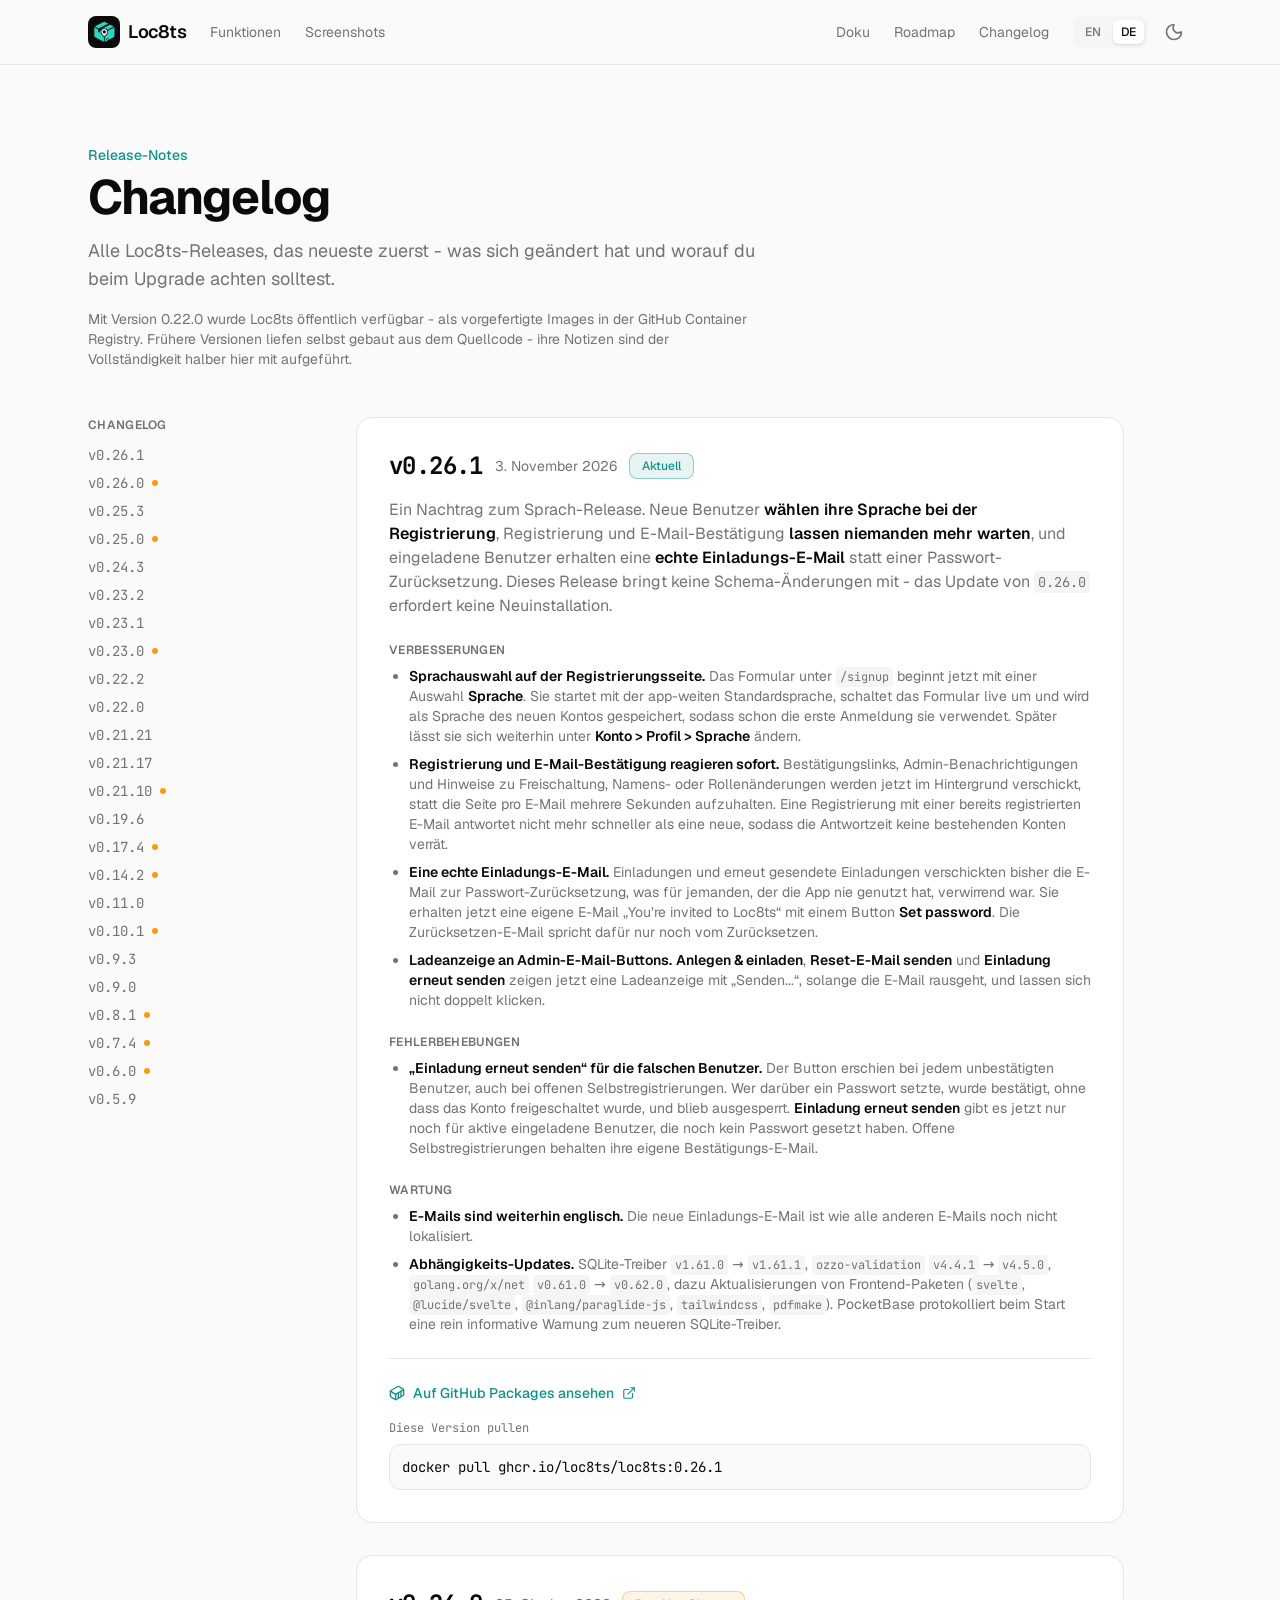
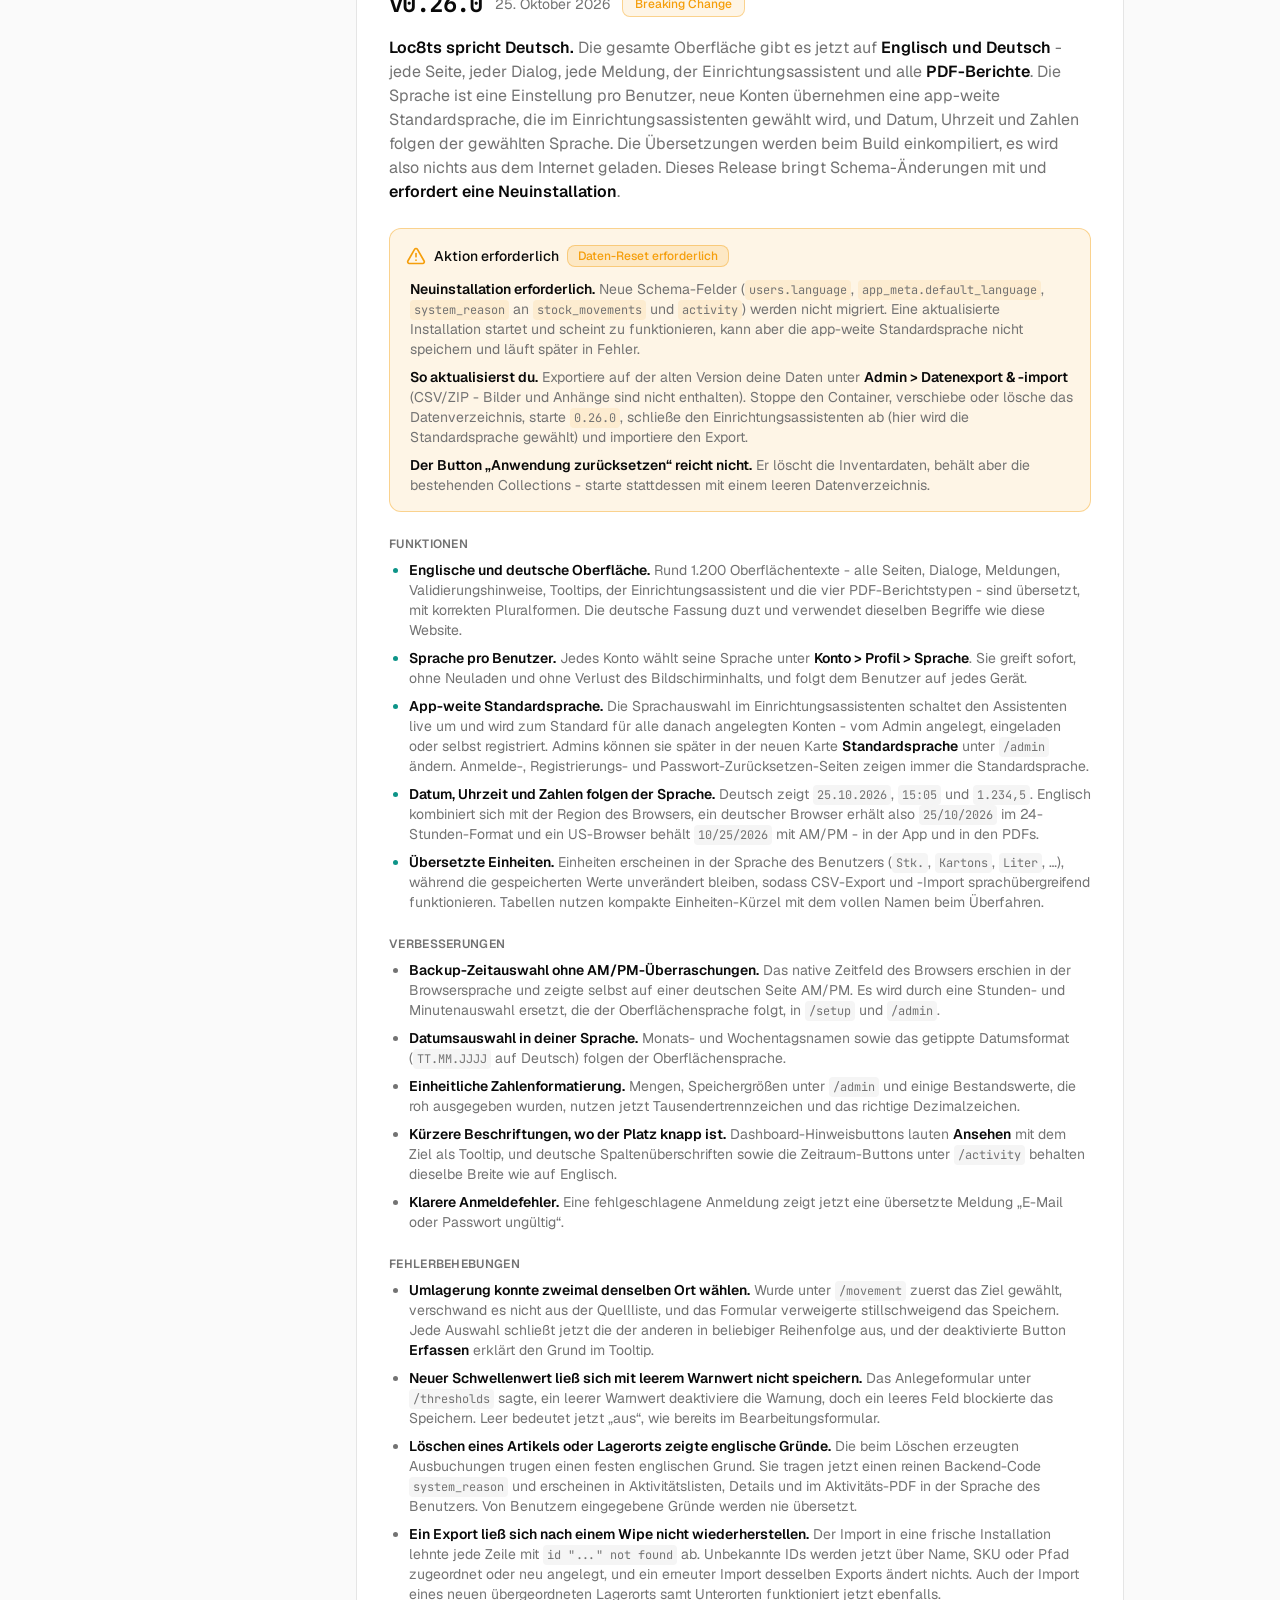
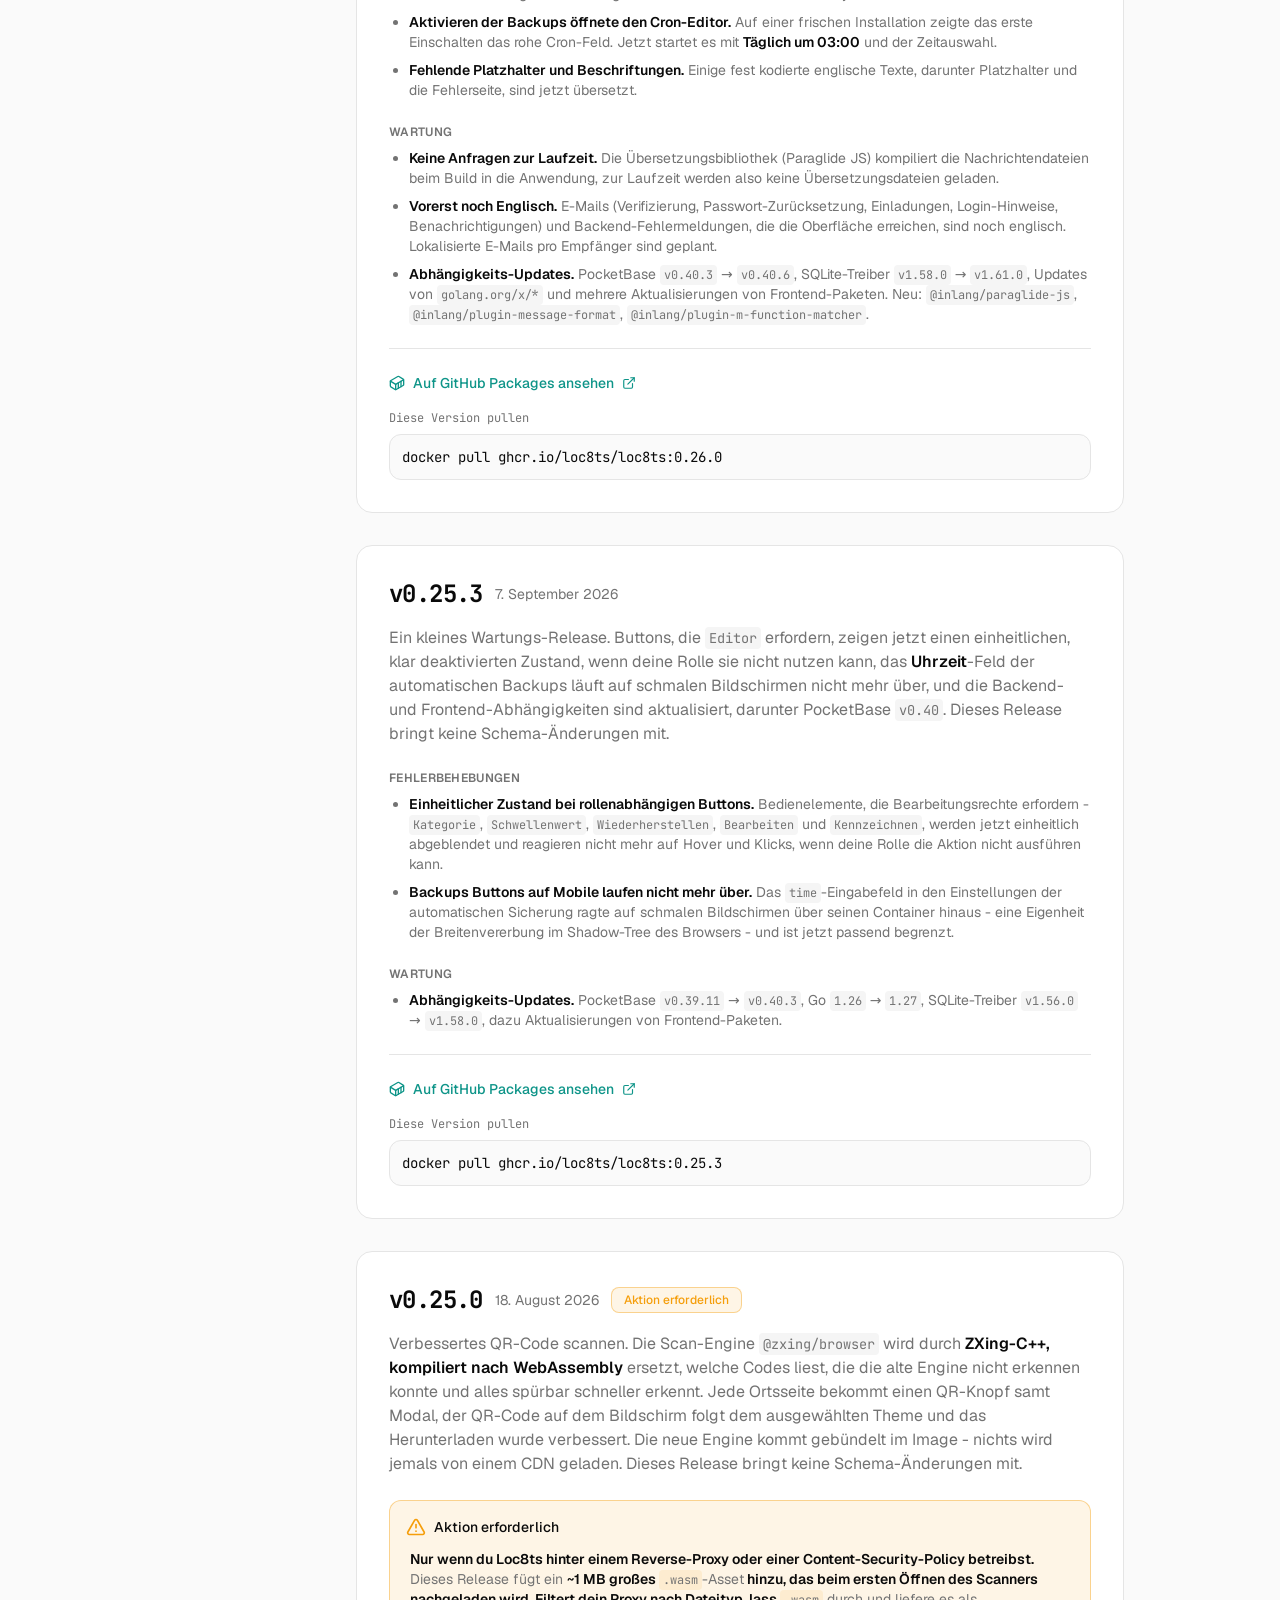
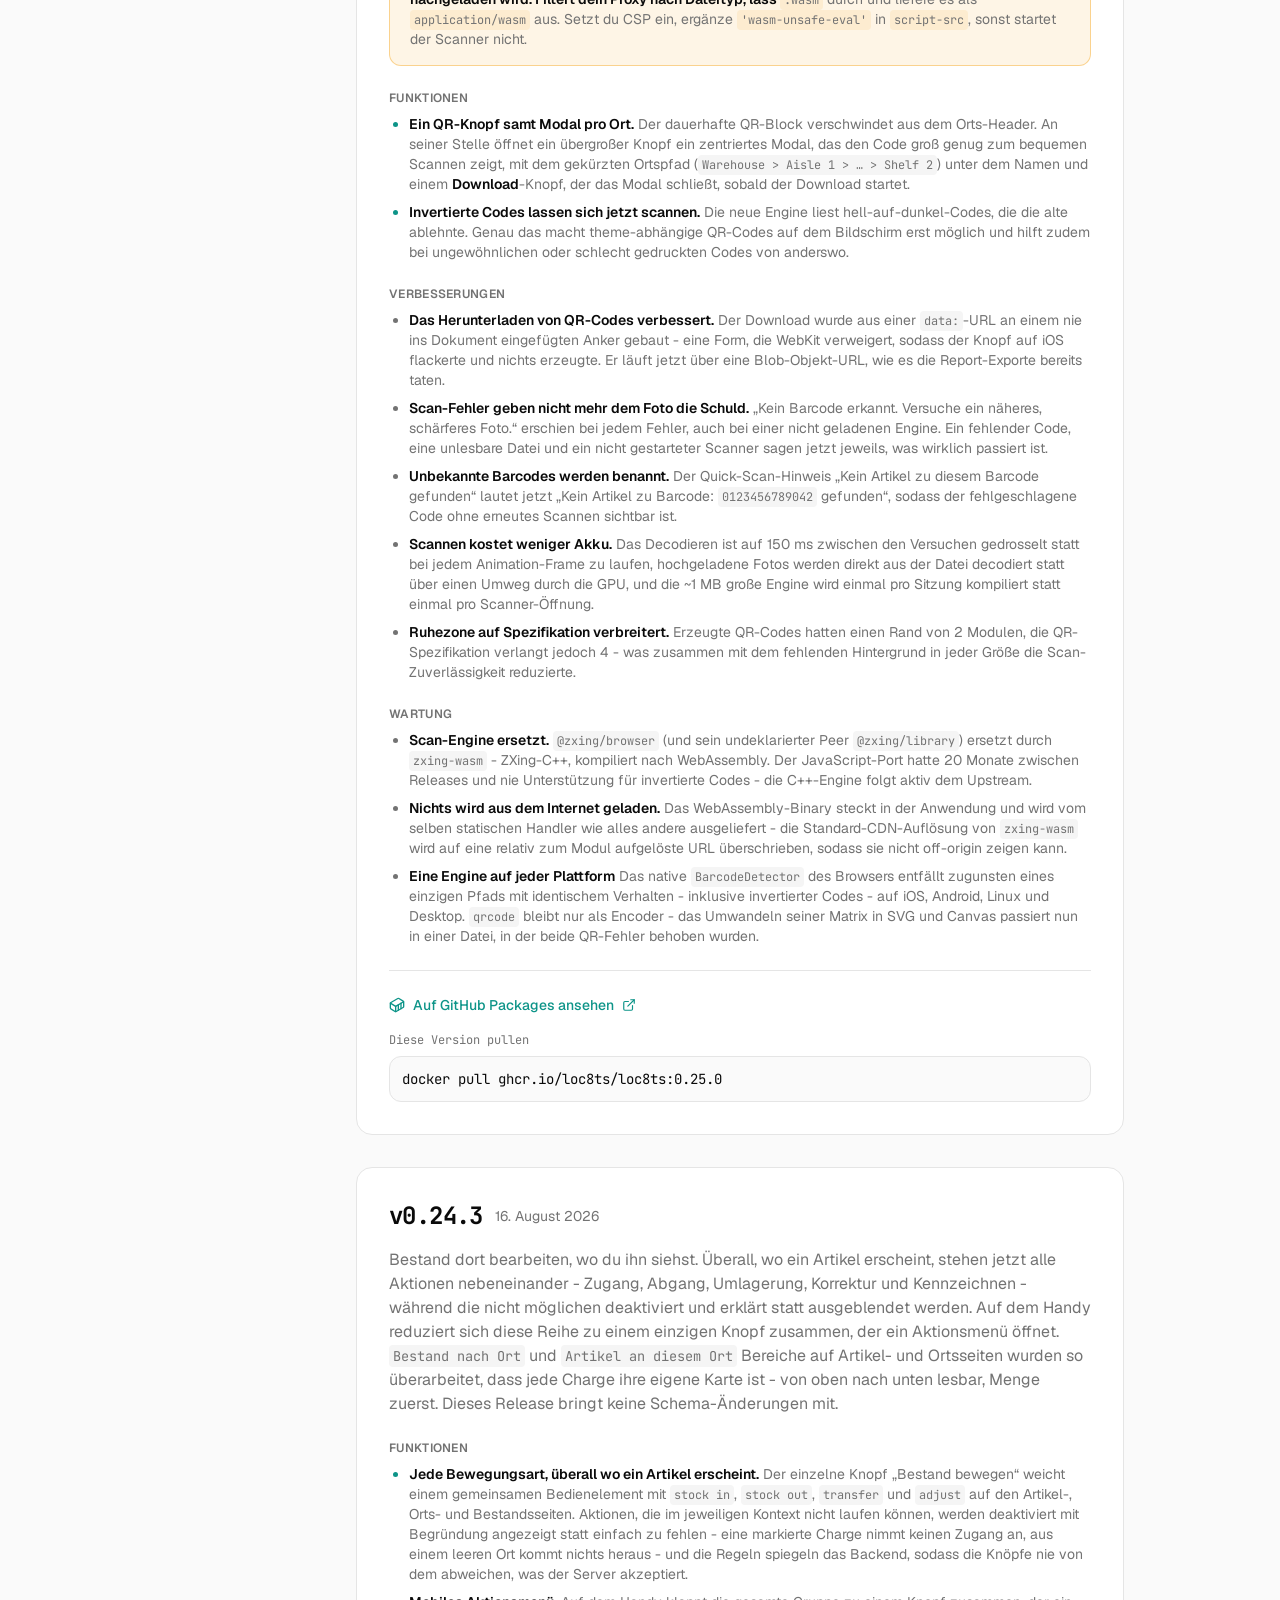
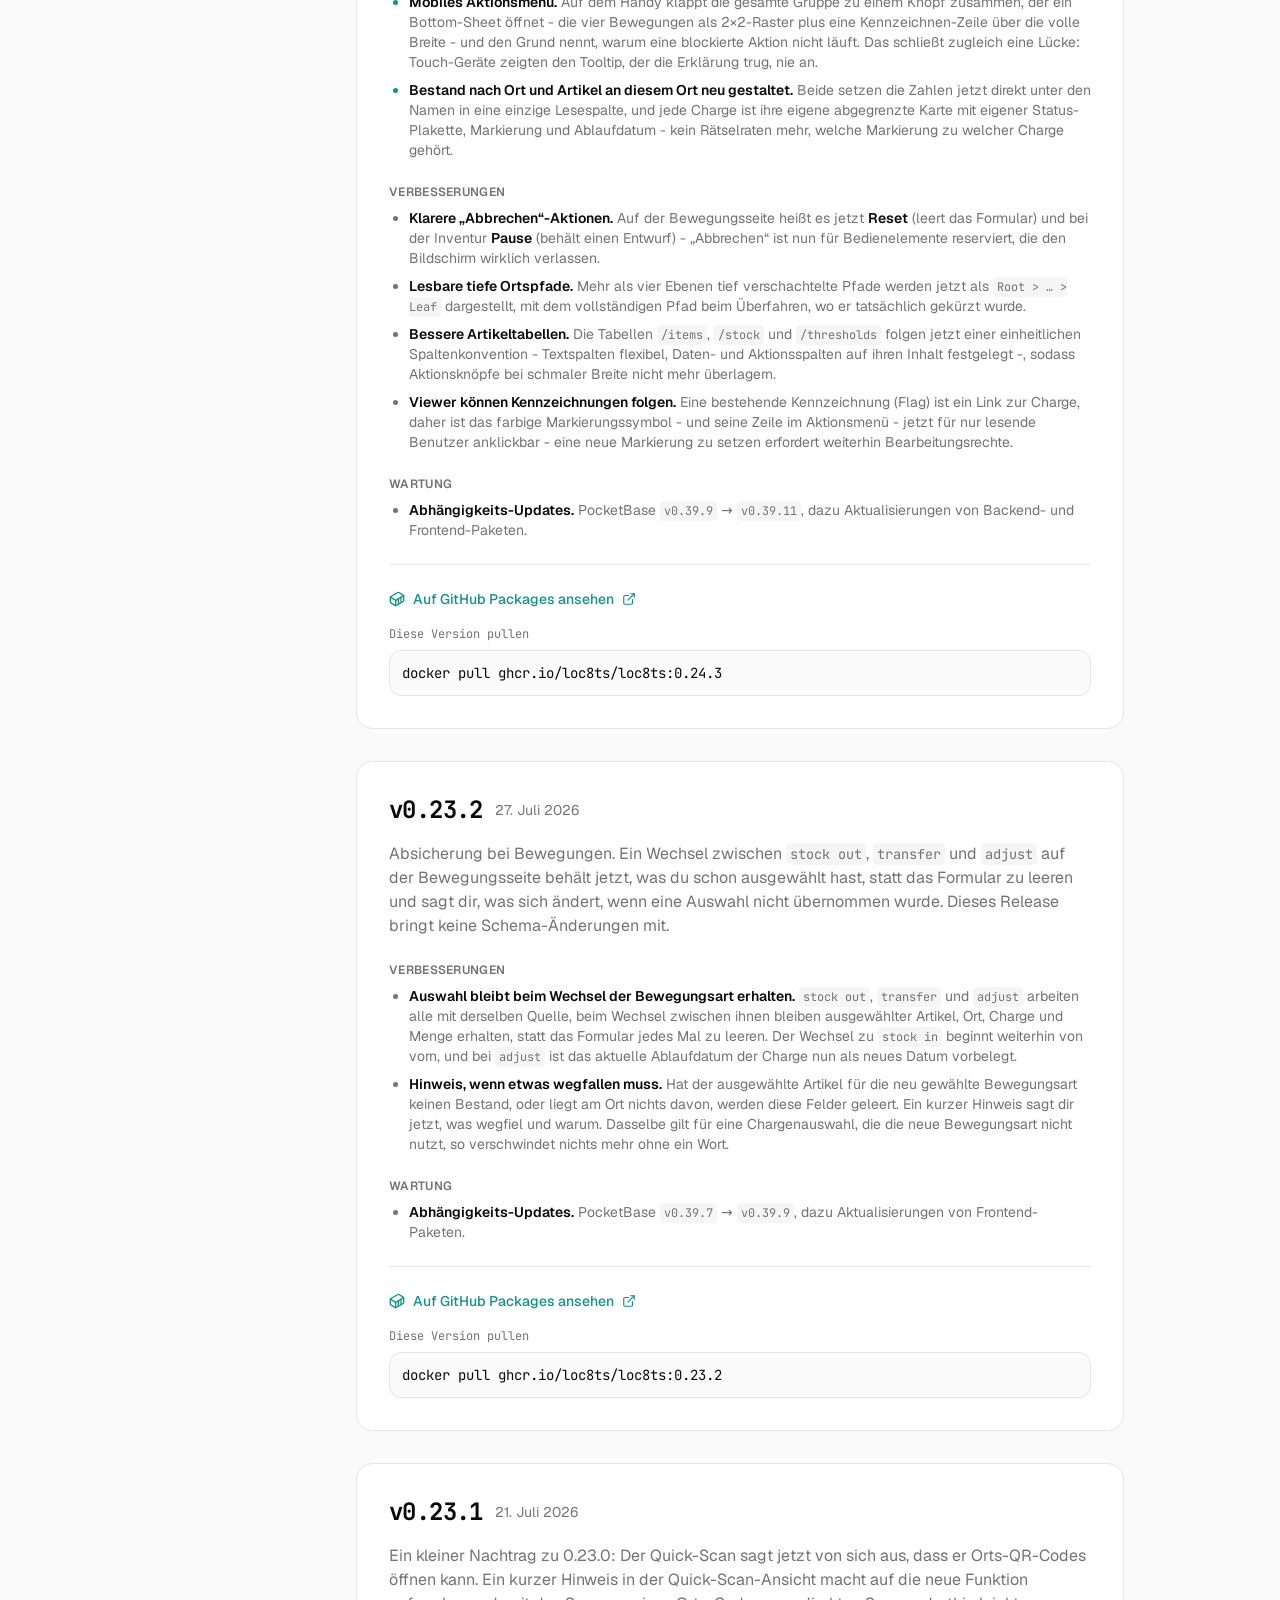
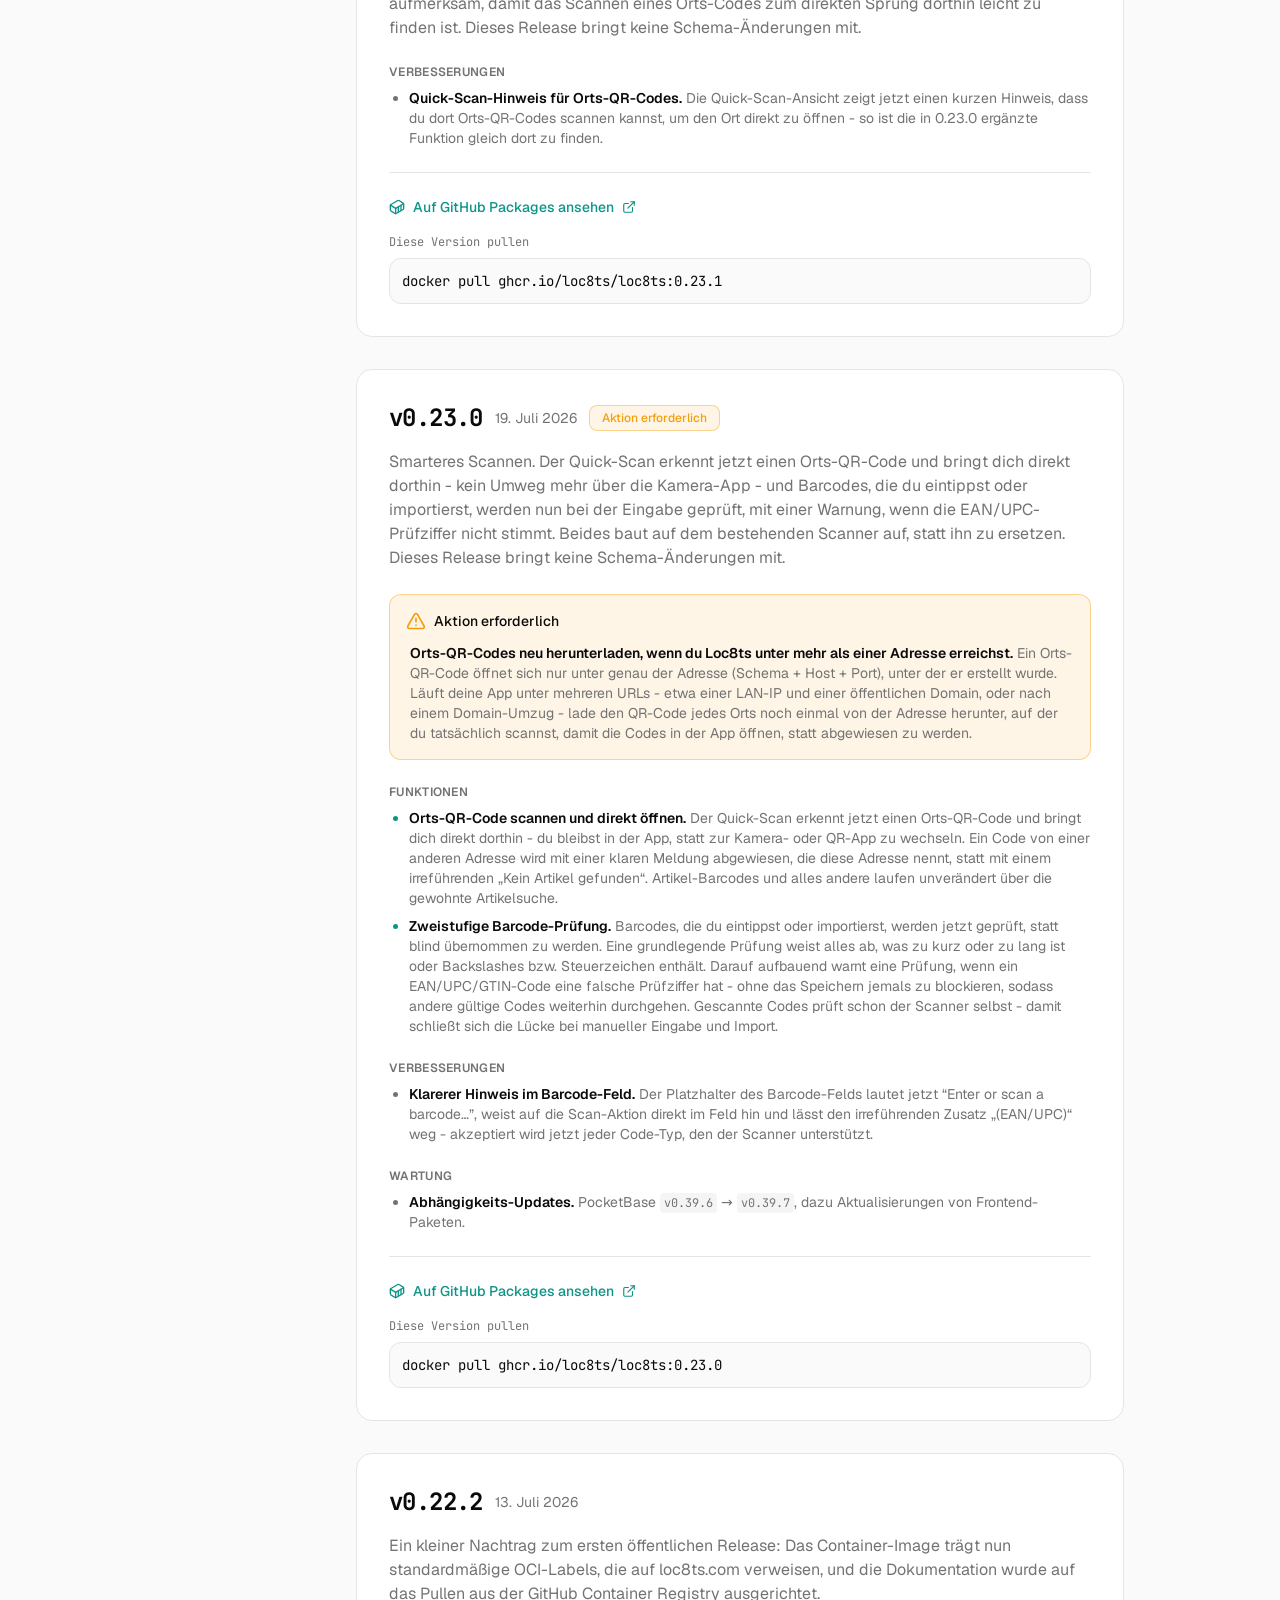
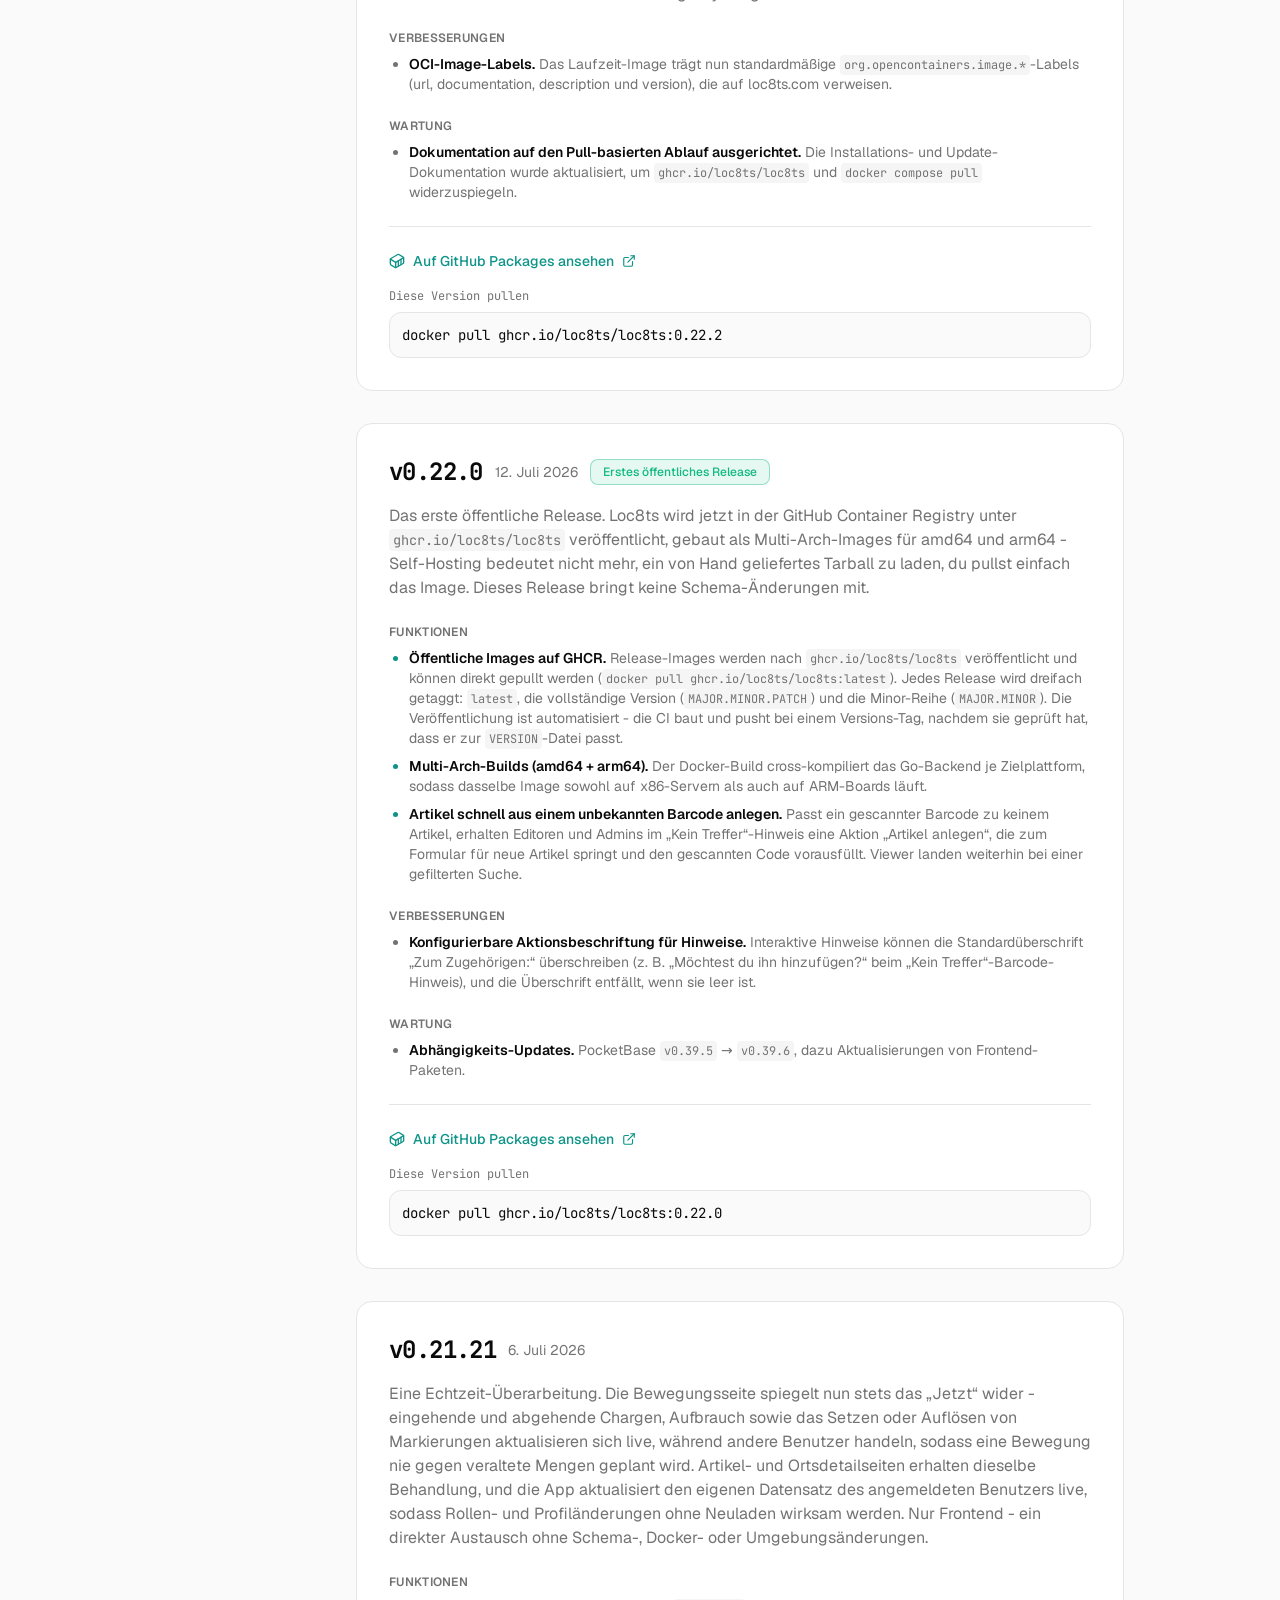
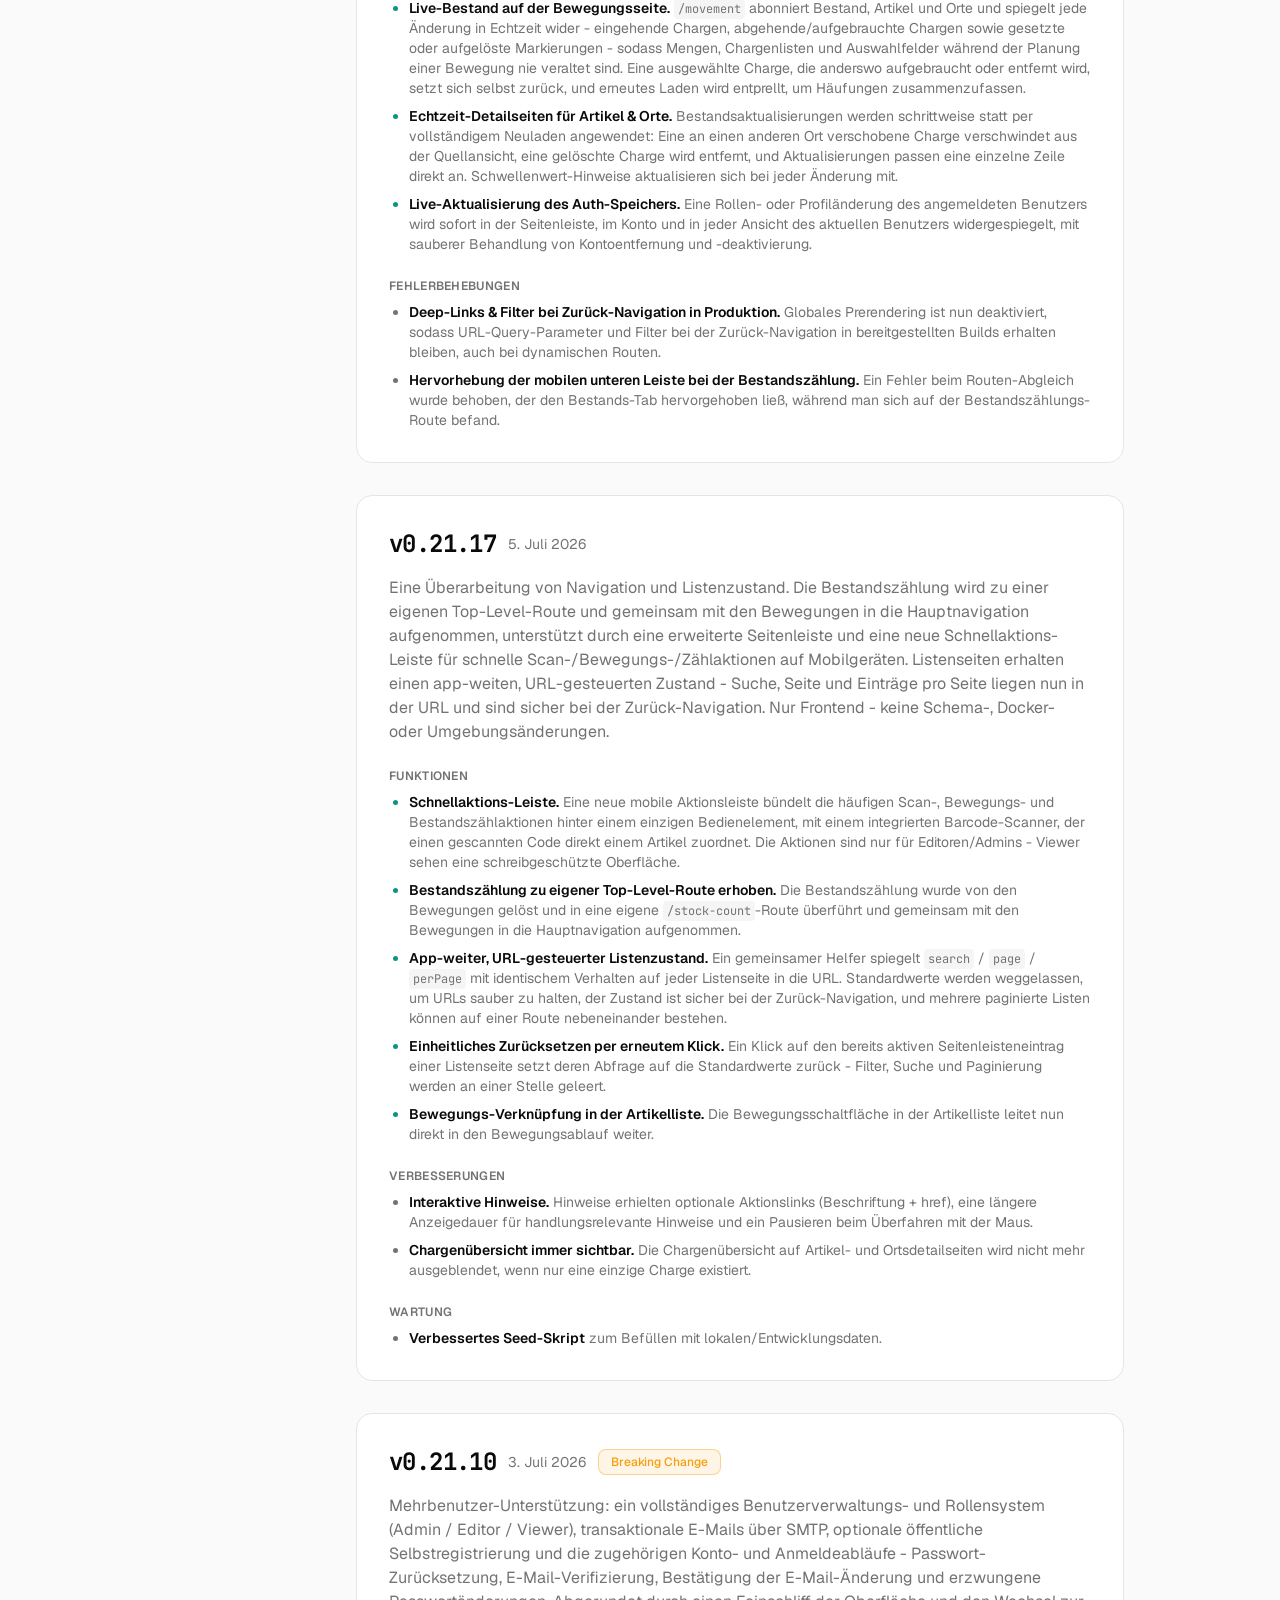
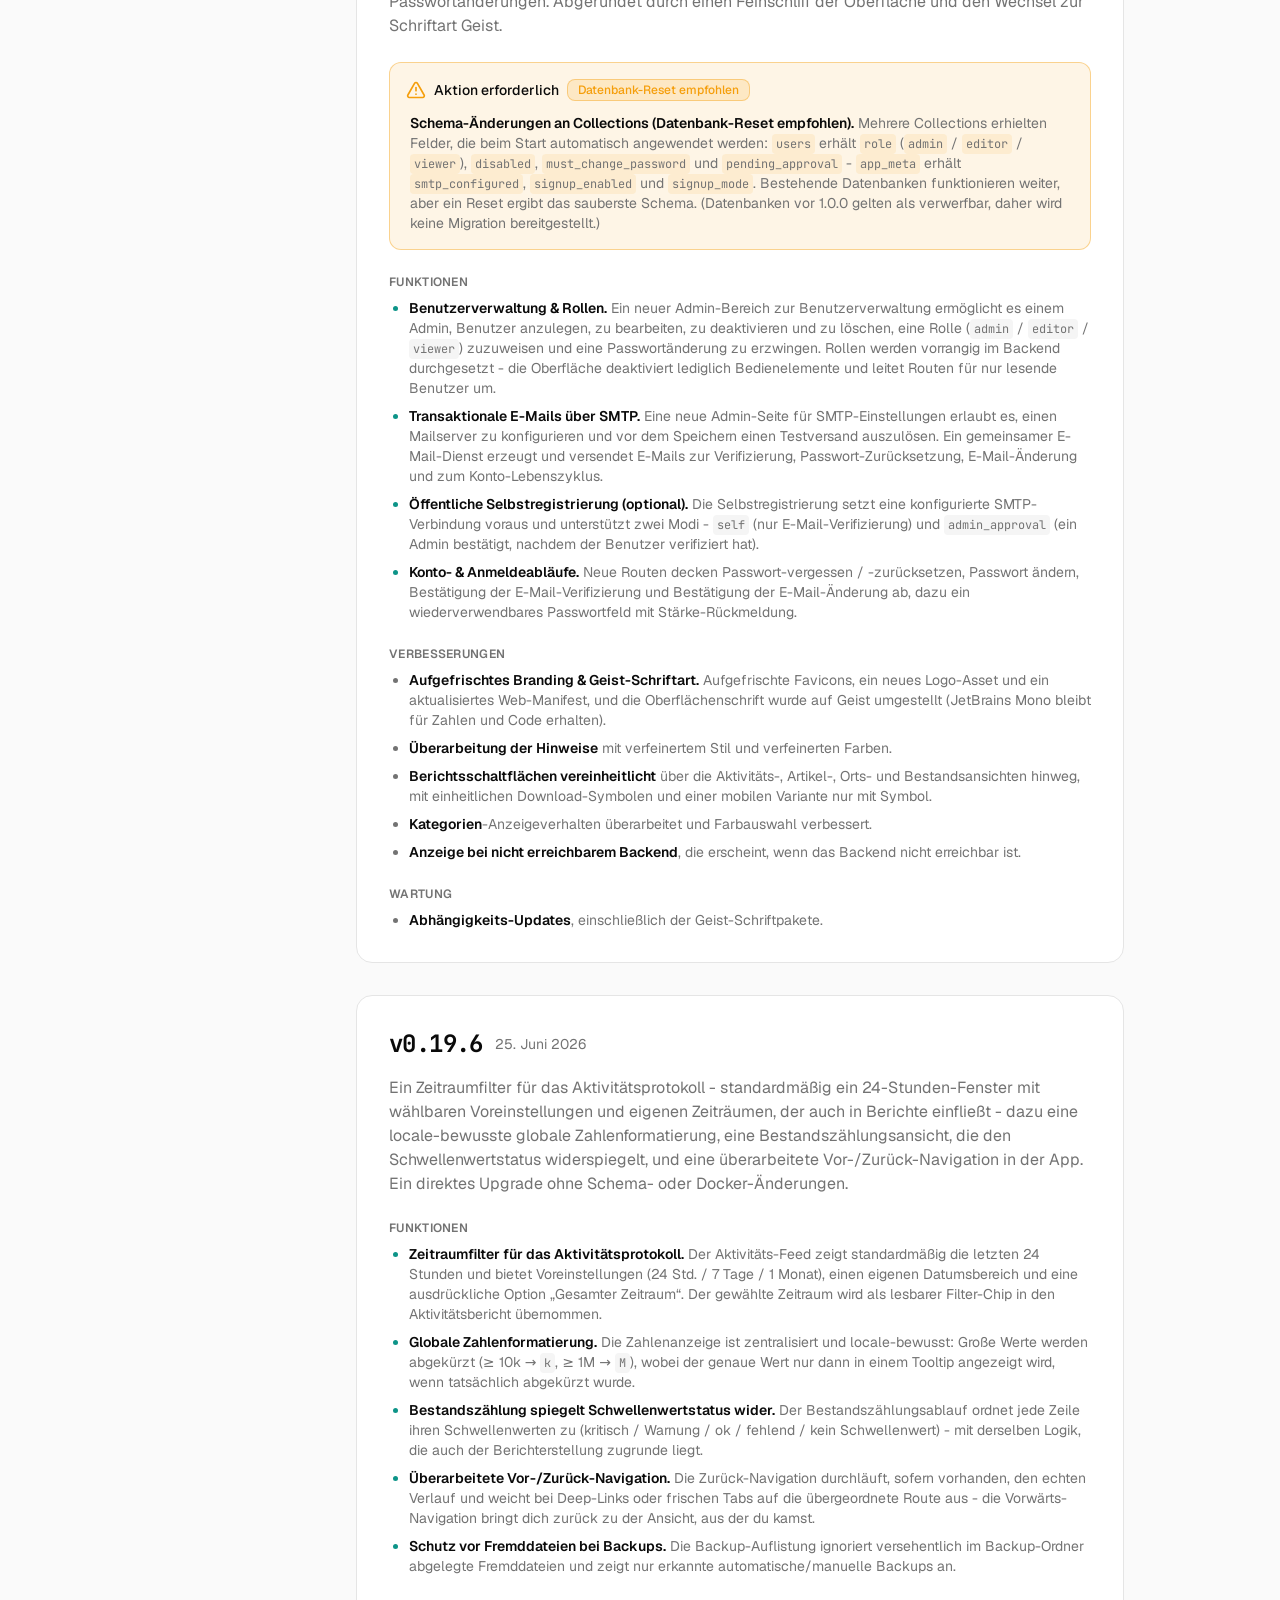
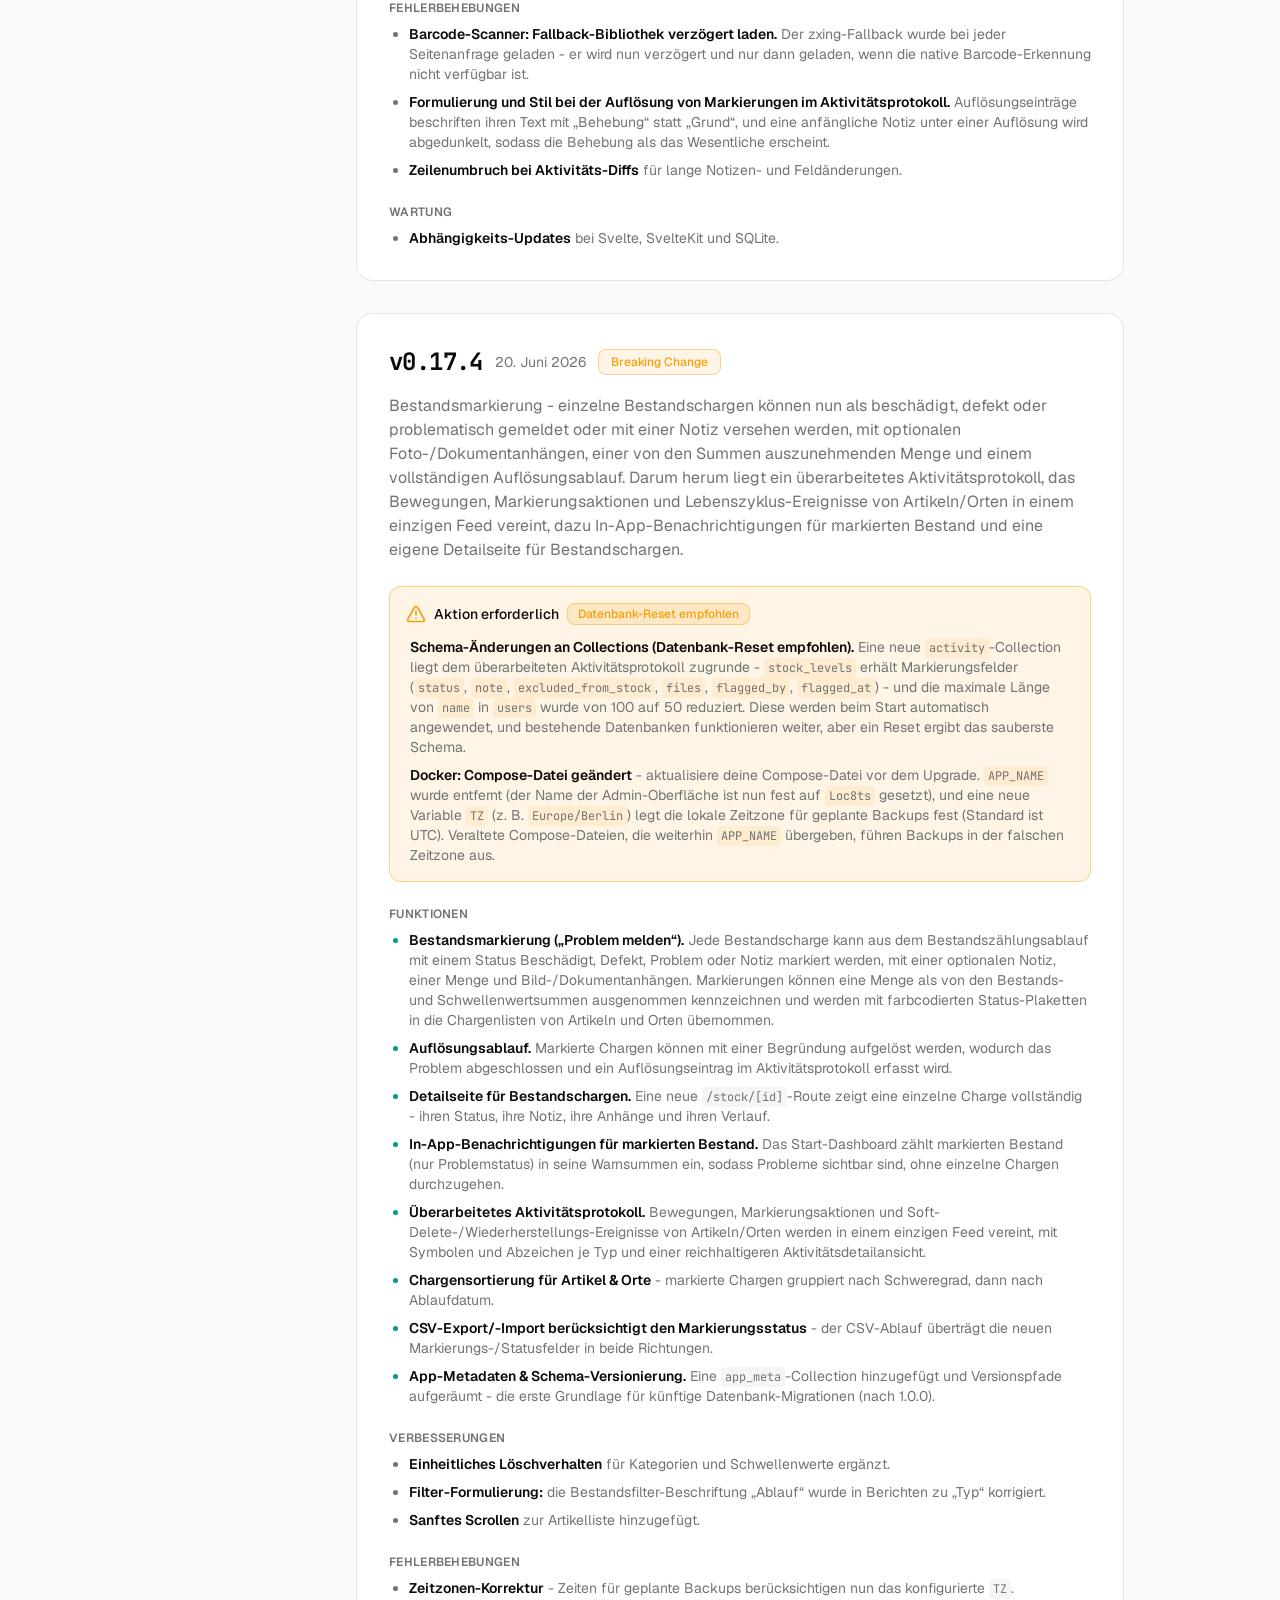
<file: de/changelog.html>
<!doctype html>
<html lang="de" dir="ltr">
	<head>
		<meta charset="utf-8" />
		<meta name="viewport" content="width=device-width, initial-scale=1" />
		<link rel="icon" href="/favicon.ico" sizes="any" />
		<link rel="icon" type="image/png" sizes="32x32" href="/favicon-32x32.png" />
		<link rel="icon" type="image/png" sizes="16x16" href="/favicon-16x16.png" />
		<link rel="apple-touch-icon" href="/apple-touch-icon.png" />
		<link rel="manifest" href="/site.webmanifest" />
		<meta name="theme-color" media="(prefers-color-scheme: light)" content="#fafafa" />
		<meta name="theme-color" media="(prefers-color-scheme: dark)" content="#0a0a0a" />
		<link href="/_app/immutable/entry/start.BuN2Lisn.js" rel="modulepreload">
		<link href="/_app/immutable/chunks/CWsqyEpt.js" rel="modulepreload">
		<link href="/_app/immutable/chunks/3wZELoAi.js" rel="modulepreload">
		<link href="/_app/immutable/entry/app.B5LOl0FC.js" rel="modulepreload">
		<link href="/_app/immutable/chunks/vA84O1w2.js" rel="modulepreload">
		<link href="/_app/immutable/nodes/0.Ctbv4abP.js" rel="modulepreload">
		<link href="/_app/immutable/chunks/_E4xmksi.js" rel="modulepreload">
		<link href="/_app/immutable/nodes/4.DwgedN1E.js" rel="modulepreload">
		<link href="/_app/immutable/chunks/C0-8NefA.js" rel="modulepreload">
		<link href="/_app/immutable/chunks/x26cB2KQ.js" rel="modulepreload">
		<link href="/_app/immutable/chunks/BavARoYF.js" rel="modulepreload">
		<link href="/_app/immutable/chunks/BJ768Y3g.js" rel="modulepreload">
		<link href="/_app/immutable/chunks/CWL_M8KL.js" rel="modulepreload">
		<!--c3nf25--><meta name="description" content="Release-Notes für Loc8ts: neue Funktionen, Verbesserungen, Fehlerbehebungen und Breaking Changes."/><!----><title>Changelog - Loc8ts</title>
		<link href="/_app/immutable/assets/0.BZqA30u1.css" rel="stylesheet">
		<script>
			(function () {
				try {
					let theme = localStorage.getItem('theme');
					let isDark = theme === 'dark' || (!theme && window.matchMedia('(prefers-color-scheme: dark)').matches);
					if (isDark) {
						document.documentElement.classList.add('dark');
						document.documentElement.style.backgroundColor = '#0a0a0a';
					} else {
						document.documentElement.style.backgroundColor = '#fafafa';
					}
				} catch (e) {}
			})();
		</script>
	</head>

	<body data-sveltekit-preload-data="hover">
		<div style="display: contents"><!--[--><!--[0--><!--[--><!--[--><div class="flex min-h-screen flex-col"><header class="sticky top-0 z-50 border-b border-border bg-background/80 backdrop-blur supports-[backdrop-filter]:bg-background/60"><div class="mx-auto flex h-16 max-w-6xl items-center justify-between px-4 sm:px-6"><div class="flex items-center gap-6"><a href="/de" class="flex items-center gap-2 text-lg font-semibold tracking-tight"><img src="/favicon-192x192.png" alt="" class="h-8 w-8 rounded-md"/> Loc8ts</a> <nav class="hidden items-center gap-6 text-sm text-muted-foreground sm:flex"><a href="/de#features" class="transition-colors hover:text-foreground">Funktionen</a> <a href="/de#screenshots" class="transition-colors hover:text-foreground">Screenshots</a></nav></div> <div class="flex items-center gap-4 sm:gap-6"><nav class="hidden items-center gap-6 text-sm text-muted-foreground sm:flex"><a href="/de/docs" class="transition-colors hover:text-foreground">Doku</a> <a href="/de/roadmap" class="transition-colors hover:text-foreground">Roadmap</a> <a href="/de/changelog" class="transition-colors hover:text-foreground">Changelog</a></nav> <div class="flex items-center gap-2"><nav aria-label="Sprache wechseln" class="flex items-center gap-1 rounded-md bg-muted p-1"><!--[--><a href="/changelog" data-sveltekit-reload="" class="rounded-sm px-2 py-1 text-xs font-medium uppercase transition-colors text-muted-foreground hover:text-foreground">en</a><a href="/de/changelog" data-sveltekit-reload="" aria-current="page" class="rounded-sm px-2 py-1 text-xs font-medium uppercase transition-colors bg-card text-foreground shadow-sm">de</a><!--]--></nav><!----> <button type="button" aria-label="Dunkelmodus umschalten" class="inline-flex h-9 w-9 items-center justify-center rounded-md text-muted-foreground transition-colors hover:bg-muted hover:text-foreground"><!--[-1--><svg xmlns="http://www.w3.org/2000/svg" width="24" height="24" viewBox="0 0 24 24" fill="none" stroke="currentColor" stroke-width="2" stroke-linecap="round" stroke-linejoin="round" class="lucide lucide-moon lucide-icon h-5 w-5" aria-hidden="true"><!--[--><!----><path d="M20.985 12.486a9 9 0 1 1-9.473-9.472c.405-.022.617.46.402.803a6 6 0 0 0 8.268 8.268c.344-.215.825-.004.803.401"><!----></path><!----><!--]--><!----></svg><!--]--></button><!----> <button type="button" aria-label="Menü öffnen" aria-expanded="false" aria-controls="mobile-nav" class="inline-flex h-9 w-9 items-center justify-center rounded-md text-muted-foreground transition-colors hover:bg-muted hover:text-foreground sm:hidden"><!--[-1--><svg xmlns="http://www.w3.org/2000/svg" width="24" height="24" viewBox="0 0 24 24" fill="none" stroke="currentColor" stroke-width="2" stroke-linecap="round" stroke-linejoin="round" class="lucide lucide-menu lucide-icon h-5 w-5" aria-hidden="true"><!--[--><!----><path d="M4 5h16"><!----></path><!----><!----><path d="M4 12h16"><!----></path><!----><!----><path d="M4 19h16"><!----></path><!----><!--]--><!----></svg><!--]--></button></div></div></div> <nav id="mobile-nav" class="border-t border-border bg-background px-4 py-2 text-sm text-muted-foreground sm:hidden hidden"><a href="/de#features" class="block rounded-md px-2 py-3 transition-colors hover:bg-muted hover:text-foreground">Funktionen</a> <a href="/de#screenshots" class="block rounded-md px-2 py-3 transition-colors hover:bg-muted hover:text-foreground">Screenshots</a> <hr class="my-2 border-border"/> <a href="/de/docs" class="block rounded-md px-2 py-3 transition-colors hover:bg-muted hover:text-foreground">Doku</a> <a href="/de/roadmap" class="block rounded-md px-2 py-3 transition-colors hover:bg-muted hover:text-foreground">Roadmap</a> <a href="/de/changelog" class="block rounded-md px-2 py-3 transition-colors hover:bg-muted hover:text-foreground">Changelog</a></nav></header><!----> <main id="top" class="flex-1"><div class="mx-auto max-w-6xl px-4 py-16 sm:px-6 sm:py-20"><header class="max-w-2xl"><p class="text-sm font-medium text-primary">Release-Notes</p> <h1 class="mt-2 text-4xl font-bold tracking-tight sm:text-5xl">Changelog</h1> <p class="mt-4 text-lg text-muted-foreground">Alle Loc8ts-Releases, das neueste zuerst - was sich geändert hat und worauf du beim Upgrade achten solltest.</p> <p class="mt-4 text-sm text-muted-foreground">Mit Version 0.22.0 wurde Loc8ts öffentlich verfügbar - als vorgefertigte Images in der GitHub Container Registry. Frühere Versionen liefen selbst gebaut aus dem Quellcode - ihre Notizen sind der Vollständigkeit halber hier mit aufgeführt.</p></header> <div class="mt-12 gap-12 lg:grid lg:grid-cols-[220px_1fr]"><aside class="mb-10 lg:mb-0"><nav class="lg:sticky lg:top-24" aria-label="Changelog"><button type="button" aria-expanded="false" aria-controls="changelog-version-index" class="flex w-full items-center justify-between gap-2 rounded-md border border-border bg-card px-3 py-2 text-xs font-semibold uppercase tracking-wide text-muted-foreground transition-colors hover:bg-muted lg:pointer-events-none lg:border-0 lg:bg-transparent lg:px-0 lg:py-0 lg:hover:bg-transparent"><span class="flex items-center gap-2">Changelog <span class="font-mono text-[10px] font-normal text-muted-foreground lg:hidden">(24)</span></span> <svg xmlns="http://www.w3.org/2000/svg" width="24" height="24" viewBox="0 0 24 24" fill="none" stroke="currentColor" stroke-width="2" stroke-linecap="round" stroke-linejoin="round" class="lucide lucide-chevron-down lucide-icon h-4 w-4 shrink-0 transition-transform lg:hidden " aria-hidden="true"><!--[--><!----><path d="m6 9 6 6 6-6"><!----></path><!----><!--]--><!----></svg><!----></button> <ul id="changelog-version-index" class="mt-2 space-y-2 rounded-md border border-border bg-card p-3 text-sm lg:mt-3 lg:block lg:border-0 lg:bg-transparent lg:p-0 hidden"><!--[--><li><a href="#v0.26.1" class="flex items-center gap-2 text-muted-foreground transition-colors hover:text-foreground"><span class="font-mono">v0.26.1</span> <!--[-1--><!--]--></a></li><li><a href="#v0.26.0" class="flex items-center gap-2 text-muted-foreground transition-colors hover:text-foreground"><span class="font-mono">v0.26.0</span> <!--[0--><span class="h-1.5 w-1.5 shrink-0 rounded-full bg-warning" title="Breaking Change"></span><!--]--></a></li><li><a href="#v0.25.3" class="flex items-center gap-2 text-muted-foreground transition-colors hover:text-foreground"><span class="font-mono">v0.25.3</span> <!--[-1--><!--]--></a></li><li><a href="#v0.25.0" class="flex items-center gap-2 text-muted-foreground transition-colors hover:text-foreground"><span class="font-mono">v0.25.0</span> <!--[0--><span class="h-1.5 w-1.5 shrink-0 rounded-full bg-warning" title="Aktion erforderlich"></span><!--]--></a></li><li><a href="#v0.24.3" class="flex items-center gap-2 text-muted-foreground transition-colors hover:text-foreground"><span class="font-mono">v0.24.3</span> <!--[-1--><!--]--></a></li><li><a href="#v0.23.2" class="flex items-center gap-2 text-muted-foreground transition-colors hover:text-foreground"><span class="font-mono">v0.23.2</span> <!--[-1--><!--]--></a></li><li><a href="#v0.23.1" class="flex items-center gap-2 text-muted-foreground transition-colors hover:text-foreground"><span class="font-mono">v0.23.1</span> <!--[-1--><!--]--></a></li><li><a href="#v0.23.0" class="flex items-center gap-2 text-muted-foreground transition-colors hover:text-foreground"><span class="font-mono">v0.23.0</span> <!--[0--><span class="h-1.5 w-1.5 shrink-0 rounded-full bg-warning" title="Aktion erforderlich"></span><!--]--></a></li><li><a href="#v0.22.2" class="flex items-center gap-2 text-muted-foreground transition-colors hover:text-foreground"><span class="font-mono">v0.22.2</span> <!--[-1--><!--]--></a></li><li><a href="#v0.22.0" class="flex items-center gap-2 text-muted-foreground transition-colors hover:text-foreground"><span class="font-mono">v0.22.0</span> <!--[-1--><!--]--></a></li><li><a href="#v0.21.21" class="flex items-center gap-2 text-muted-foreground transition-colors hover:text-foreground"><span class="font-mono">v0.21.21</span> <!--[-1--><!--]--></a></li><li><a href="#v0.21.17" class="flex items-center gap-2 text-muted-foreground transition-colors hover:text-foreground"><span class="font-mono">v0.21.17</span> <!--[-1--><!--]--></a></li><li><a href="#v0.21.10" class="flex items-center gap-2 text-muted-foreground transition-colors hover:text-foreground"><span class="font-mono">v0.21.10</span> <!--[0--><span class="h-1.5 w-1.5 shrink-0 rounded-full bg-warning" title="Breaking Change"></span><!--]--></a></li><li><a href="#v0.19.6" class="flex items-center gap-2 text-muted-foreground transition-colors hover:text-foreground"><span class="font-mono">v0.19.6</span> <!--[-1--><!--]--></a></li><li><a href="#v0.17.4" class="flex items-center gap-2 text-muted-foreground transition-colors hover:text-foreground"><span class="font-mono">v0.17.4</span> <!--[0--><span class="h-1.5 w-1.5 shrink-0 rounded-full bg-warning" title="Breaking Change"></span><!--]--></a></li><li><a href="#v0.14.2" class="flex items-center gap-2 text-muted-foreground transition-colors hover:text-foreground"><span class="font-mono">v0.14.2</span> <!--[0--><span class="h-1.5 w-1.5 shrink-0 rounded-full bg-warning" title="Breaking Change"></span><!--]--></a></li><li><a href="#v0.11.0" class="flex items-center gap-2 text-muted-foreground transition-colors hover:text-foreground"><span class="font-mono">v0.11.0</span> <!--[-1--><!--]--></a></li><li><a href="#v0.10.1" class="flex items-center gap-2 text-muted-foreground transition-colors hover:text-foreground"><span class="font-mono">v0.10.1</span> <!--[0--><span class="h-1.5 w-1.5 shrink-0 rounded-full bg-warning" title="Breaking Change"></span><!--]--></a></li><li><a href="#v0.9.3" class="flex items-center gap-2 text-muted-foreground transition-colors hover:text-foreground"><span class="font-mono">v0.9.3</span> <!--[-1--><!--]--></a></li><li><a href="#v0.9.0" class="flex items-center gap-2 text-muted-foreground transition-colors hover:text-foreground"><span class="font-mono">v0.9.0</span> <!--[-1--><!--]--></a></li><li><a href="#v0.8.1" class="flex items-center gap-2 text-muted-foreground transition-colors hover:text-foreground"><span class="font-mono">v0.8.1</span> <!--[0--><span class="h-1.5 w-1.5 shrink-0 rounded-full bg-warning" title="Breaking Change"></span><!--]--></a></li><li><a href="#v0.7.4" class="flex items-center gap-2 text-muted-foreground transition-colors hover:text-foreground"><span class="font-mono">v0.7.4</span> <!--[0--><span class="h-1.5 w-1.5 shrink-0 rounded-full bg-warning" title="Breaking Change"></span><!--]--></a></li><li><a href="#v0.6.0" class="flex items-center gap-2 text-muted-foreground transition-colors hover:text-foreground"><span class="font-mono">v0.6.0</span> <!--[0--><span class="h-1.5 w-1.5 shrink-0 rounded-full bg-warning" title="Breaking Change"></span><!--]--></a></li><li><a href="#v0.5.9" class="flex items-center gap-2 text-muted-foreground transition-colors hover:text-foreground"><span class="font-mono">v0.5.9</span> <!--[-1--><!--]--></a></li><!--]--></ul></nav></aside> <div class="max-w-3xl space-y-8"><!--[--><article id="v0.26.1" class="scroll-mt-24 rounded-xl border border-border bg-card p-6 sm:p-8"><div class="flex flex-wrap items-center gap-x-3 gap-y-2"><h2 class="font-mono text-2xl font-bold tracking-tight">v0.26.1</h2> <time class="text-sm text-muted-foreground" datetime="2026-11-03">3. November 2026</time> <div class="flex flex-wrap gap-2"><!--[0--><span class="inline-flex items-center rounded-md border border-primary/40 bg-primary/10 px-3 py-1 text-xs font-medium text-primary">Aktuell</span><!--]--> <!--[-1--><!--]--> <!--[-1--><!--]--> <!--[-1--><!--]--></div></div> <p class="mt-4 text-muted-foreground"><!--[--><!--[-1-->Ein Nachtrag zum Sprach-Release. Neue Benutzer <!--]--><!--[1--><strong class="font-semibold text-foreground">wählen ihre Sprache bei der Registrierung</strong><!--]--><!--[-1-->, Registrierung und E-Mail-Bestätigung <!--]--><!--[1--><strong class="font-semibold text-foreground">lassen niemanden mehr warten</strong><!--]--><!--[-1-->, und eingeladene Benutzer erhalten eine <!--]--><!--[1--><strong class="font-semibold text-foreground">echte Einladungs-E-Mail</strong><!--]--><!--[-1--> statt einer Passwort-Zurücksetzung. Dieses Release bringt keine Schema-Änderungen mit - das Update von <!--]--><!--[0--><code class="rounded bg-muted px-1 py-0.5 font-mono text-[0.85em]">0.26.0</code><!--]--><!--[-1--> erfordert keine Neuinstallation.<!--]--><!--]--></p> <!--[-1--><!--]--> <div class="mt-6 space-y-6"><!--[--><section><h3 class="text-xs font-semibold uppercase tracking-wide text-muted-foreground">Verbesserungen</h3> <ul class="mt-2 list-disc space-y-2 pl-5 text-sm text-muted-foreground marker:text-muted-foreground"><!--[--><li><!--[--><!--[1--><strong class="font-semibold text-foreground">Sprachauswahl auf der Registrierungsseite.</strong><!--]--><!--[-1--> Das Formular unter <!--]--><!--[0--><code class="rounded bg-muted px-1 py-0.5 font-mono text-[0.85em]">/signup</code><!--]--><!--[-1--> beginnt jetzt mit einer Auswahl <!--]--><!--[1--><strong class="font-semibold text-foreground">Sprache</strong><!--]--><!--[-1-->. Sie startet mit der app-weiten Standardsprache, schaltet das Formular live um und wird als Sprache des neuen Kontos gespeichert, sodass schon die erste Anmeldung sie verwendet. Später lässt sie sich weiterhin unter <!--]--><!--[1--><strong class="font-semibold text-foreground">Konto > Profil > Sprache</strong><!--]--><!--[-1--> ändern.<!--]--><!--]--></li><li><!--[--><!--[1--><strong class="font-semibold text-foreground">Registrierung und E-Mail-Bestätigung reagieren sofort.</strong><!--]--><!--[-1--> Bestätigungslinks, Admin-Benachrichtigungen und Hinweise zu Freischaltung, Namens- oder Rollenänderungen werden jetzt im Hintergrund verschickt, statt die Seite pro E-Mail mehrere Sekunden aufzuhalten. Eine Registrierung mit einer bereits registrierten E-Mail antwortet nicht mehr schneller als eine neue, sodass die Antwortzeit keine bestehenden Konten verrät.<!--]--><!--]--></li><li><!--[--><!--[1--><strong class="font-semibold text-foreground">Eine echte Einladungs-E-Mail.</strong><!--]--><!--[-1--> Einladungen und erneut gesendete Einladungen verschickten bisher die E-Mail zur Passwort-Zurücksetzung, was für jemanden, der die App nie genutzt hat, verwirrend war. Sie erhalten jetzt eine eigene E-Mail „You’re invited to Loc8ts“ mit einem Button <!--]--><!--[1--><strong class="font-semibold text-foreground">Set password</strong><!--]--><!--[-1-->. Die Zurücksetzen-E-Mail spricht dafür nur noch vom Zurücksetzen.<!--]--><!--]--></li><li><!--[--><!--[1--><strong class="font-semibold text-foreground">Ladeanzeige an Admin-E-Mail-Buttons.</strong><!--]--><!--[-1--> <!--]--><!--[1--><strong class="font-semibold text-foreground">Anlegen &amp; einladen</strong><!--]--><!--[-1-->, <!--]--><!--[1--><strong class="font-semibold text-foreground">Reset-E-Mail senden</strong><!--]--><!--[-1--> und <!--]--><!--[1--><strong class="font-semibold text-foreground">Einladung erneut senden</strong><!--]--><!--[-1--> zeigen jetzt eine Ladeanzeige mit „Senden...“, solange die E-Mail rausgeht, und lassen sich nicht doppelt klicken.<!--]--><!--]--></li><!--]--></ul></section><section><h3 class="text-xs font-semibold uppercase tracking-wide text-muted-foreground">Fehlerbehebungen</h3> <ul class="mt-2 list-disc space-y-2 pl-5 text-sm text-muted-foreground marker:text-muted-foreground"><!--[--><li><!--[--><!--[1--><strong class="font-semibold text-foreground">„Einladung erneut senden“ für die falschen Benutzer.</strong><!--]--><!--[-1--> Der Button erschien bei jedem unbestätigten Benutzer, auch bei offenen Selbstregistrierungen. Wer darüber ein Passwort setzte, wurde bestätigt, ohne dass das Konto freigeschaltet wurde, und blieb ausgesperrt. <!--]--><!--[1--><strong class="font-semibold text-foreground">Einladung erneut senden</strong><!--]--><!--[-1--> gibt es jetzt nur noch für aktive eingeladene Benutzer, die noch kein Passwort gesetzt haben. Offene Selbstregistrierungen behalten ihre eigene Bestätigungs-E-Mail.<!--]--><!--]--></li><!--]--></ul></section><section><h3 class="text-xs font-semibold uppercase tracking-wide text-muted-foreground">Wartung</h3> <ul class="mt-2 list-disc space-y-2 pl-5 text-sm text-muted-foreground marker:text-muted-foreground"><!--[--><li><!--[--><!--[1--><strong class="font-semibold text-foreground">E-Mails sind weiterhin englisch.</strong><!--]--><!--[-1--> Die neue Einladungs-E-Mail ist wie alle anderen E-Mails noch nicht lokalisiert.<!--]--><!--]--></li><li><!--[--><!--[1--><strong class="font-semibold text-foreground">Abhängigkeits-Updates.</strong><!--]--><!--[-1--> SQLite-Treiber <!--]--><!--[0--><code class="rounded bg-muted px-1 py-0.5 font-mono text-[0.85em]">v1.61.0</code><!--]--><!--[-1--> → <!--]--><!--[0--><code class="rounded bg-muted px-1 py-0.5 font-mono text-[0.85em]">v1.61.1</code><!--]--><!--[-1-->, <!--]--><!--[0--><code class="rounded bg-muted px-1 py-0.5 font-mono text-[0.85em]">ozzo-validation</code><!--]--><!--[-1--> <!--]--><!--[0--><code class="rounded bg-muted px-1 py-0.5 font-mono text-[0.85em]">v4.4.1</code><!--]--><!--[-1--> → <!--]--><!--[0--><code class="rounded bg-muted px-1 py-0.5 font-mono text-[0.85em]">v4.5.0</code><!--]--><!--[-1-->, <!--]--><!--[0--><code class="rounded bg-muted px-1 py-0.5 font-mono text-[0.85em]">golang.org/x/net</code><!--]--><!--[-1--> <!--]--><!--[0--><code class="rounded bg-muted px-1 py-0.5 font-mono text-[0.85em]">v0.61.0</code><!--]--><!--[-1--> → <!--]--><!--[0--><code class="rounded bg-muted px-1 py-0.5 font-mono text-[0.85em]">v0.62.0</code><!--]--><!--[-1-->, dazu Aktualisierungen von Frontend-Paketen (<!--]--><!--[0--><code class="rounded bg-muted px-1 py-0.5 font-mono text-[0.85em]">svelte</code><!--]--><!--[-1-->, <!--]--><!--[0--><code class="rounded bg-muted px-1 py-0.5 font-mono text-[0.85em]">@lucide/svelte</code><!--]--><!--[-1-->, <!--]--><!--[0--><code class="rounded bg-muted px-1 py-0.5 font-mono text-[0.85em]">@inlang/paraglide-js</code><!--]--><!--[-1-->, <!--]--><!--[0--><code class="rounded bg-muted px-1 py-0.5 font-mono text-[0.85em]">tailwindcss</code><!--]--><!--[-1-->, <!--]--><!--[0--><code class="rounded bg-muted px-1 py-0.5 font-mono text-[0.85em]">pdfmake</code><!--]--><!--[-1-->). PocketBase protokolliert beim Start eine rein informative Warnung zum neueren SQLite-Treiber.<!--]--><!--]--></li><!--]--></ul></section><!--]--></div> <!--[0--><div class="mt-6 border-t border-border pt-6"><a href="https://github.com/orgs/Loc8ts/packages/container/loc8ts/1494152824?tag=0.26.1" target="_blank" rel="noopener noreferrer" class="inline-flex items-center gap-2 text-sm font-medium text-primary transition-opacity hover:opacity-80"><svg xmlns="http://www.w3.org/2000/svg" width="24" height="24" viewBox="0 0 24 24" fill="none" stroke="currentColor" stroke-width="2" stroke-linecap="round" stroke-linejoin="round" class="lucide lucide-container lucide-icon h-4 w-4" aria-hidden="true"><!--[--><!----><path d="M22 7.7c0-.6-.4-1.2-.8-1.5l-6.3-3.9a1.72 1.72 0 0 0-1.7 0l-10.3 6c-.5.2-.9.8-.9 1.4v6.6c0 .5.4 1.2.8 1.5l6.3 3.9a1.72 1.72 0 0 0 1.7 0l10.3-6c.5-.3.9-1 .9-1.5Z"><!----></path><!----><!----><path d="M10 21.9V14L2.1 9.1"><!----></path><!----><!----><path d="m10 14 11.9-6.9"><!----></path><!----><!----><path d="M14 19.8v-8.1"><!----></path><!----><!----><path d="M18 17.5V9.4"><!----></path><!----><!--]--><!----></svg><!----> Auf GitHub Packages ansehen <svg xmlns="http://www.w3.org/2000/svg" width="24" height="24" viewBox="0 0 24 24" fill="none" stroke="currentColor" stroke-width="2" stroke-linecap="round" stroke-linejoin="round" class="lucide lucide-external-link lucide-icon h-3.5 w-3.5" aria-hidden="true"><!--[--><!----><path d="M15 3h6v6"><!----></path><!----><!----><path d="M10 14 21 3"><!----></path><!----><!----><path d="M18 13v6a2 2 0 0 1-2 2H5a2 2 0 0 1-2-2V8a2 2 0 0 1 2-2h6"><!----></path><!----><!--]--><!----></svg><!----></a> <figure class="mt-3"><figcaption class="mb-2 font-mono text-xs text-muted-foreground">Diese Version pullen</figcaption> <pre class="overflow-x-auto rounded-lg border border-border bg-muted/50 p-3 text-sm"><code>docker pull ghcr.io/loc8ts/loc8ts:0.26.1</code></pre></figure></div><!--]--></article><article id="v0.26.0" class="scroll-mt-24 rounded-xl border border-border bg-card p-6 sm:p-8"><div class="flex flex-wrap items-center gap-x-3 gap-y-2"><h2 class="font-mono text-2xl font-bold tracking-tight">v0.26.0</h2> <time class="text-sm text-muted-foreground" datetime="2026-10-25">25. Oktober 2026</time> <div class="flex flex-wrap gap-2"><!--[-1--><!--]--> <!--[-1--><!--]--> <!--[-1--><!--]--> <!--[0--><span class="inline-flex items-center rounded-md border border-warning/40 bg-warning/10 px-3 py-1 text-xs font-medium text-warning">Breaking Change</span><!--]--></div></div> <p class="mt-4 text-muted-foreground"><!--[--><!--[1--><strong class="font-semibold text-foreground">Loc8ts spricht Deutsch.</strong><!--]--><!--[-1--> Die gesamte Oberfläche gibt es jetzt auf <!--]--><!--[1--><strong class="font-semibold text-foreground">Englisch und Deutsch</strong><!--]--><!--[-1--> - jede Seite, jeder Dialog, jede Meldung, der Einrichtungsassistent und alle <!--]--><!--[1--><strong class="font-semibold text-foreground">PDF-Berichte</strong><!--]--><!--[-1-->. Die Sprache ist eine Einstellung pro Benutzer, neue Konten übernehmen eine app-weite Standardsprache, die im Einrichtungsassistenten gewählt wird, und Datum, Uhrzeit und Zahlen folgen der gewählten Sprache. Die Übersetzungen werden beim Build einkompiliert, es wird also nichts aus dem Internet geladen. Dieses Release bringt Schema-Änderungen mit und <!--]--><!--[1--><strong class="font-semibold text-foreground">erfordert eine Neuinstallation</strong><!--]--><!--[-1-->.<!--]--><!--]--></p> <!--[0--><div class="mt-6 rounded-lg border border-warning/40 bg-warning/10 p-4 text-sm"><div class="flex flex-wrap items-center gap-2"><svg xmlns="http://www.w3.org/2000/svg" width="24" height="24" viewBox="0 0 24 24" fill="none" stroke="currentColor" stroke-width="2" stroke-linecap="round" stroke-linejoin="round" class="lucide lucide-triangle-alert lucide-alert-triangle lucide-icon h-5 w-5 shrink-0 text-warning" aria-hidden="true"><!--[--><!----><path d="m21.73 18-8-14a2 2 0 0 0-3.48 0l-8 14A2 2 0 0 0 4 21h16a2 2 0 0 0 1.73-3"><!----></path><!----><!----><path d="M12 9v4"><!----></path><!----><!----><path d="M12 17h.01"><!----></path><!----><!--]--><!----></svg><!----> <p class="font-medium text-foreground">Aktion erforderlich</p> <!--[0--><span class="inline-flex items-center whitespace-nowrap rounded-md border border-warning/40 bg-warning/15 px-2.5 py-0.5 text-xs font-medium text-warning">Daten-Reset erforderlich</span><!--]--></div> <ul class="mt-3 space-y-2 pl-1 text-muted-foreground"><!--[--><li><!--[--><!--[1--><strong class="font-semibold text-foreground">Neuinstallation erforderlich.</strong><!--]--><!--[-1--> Neue Schema-Felder (<!--]--><!--[0--><code class="rounded bg-warning/10 px-1 py-0.5 font-mono text-[0.85em]">users.language</code><!--]--><!--[-1-->, <!--]--><!--[0--><code class="rounded bg-warning/10 px-1 py-0.5 font-mono text-[0.85em]">app_meta.default_language</code><!--]--><!--[-1-->, <!--]--><!--[0--><code class="rounded bg-warning/10 px-1 py-0.5 font-mono text-[0.85em]">system_reason</code><!--]--><!--[-1--> an <!--]--><!--[0--><code class="rounded bg-warning/10 px-1 py-0.5 font-mono text-[0.85em]">stock_movements</code><!--]--><!--[-1--> und <!--]--><!--[0--><code class="rounded bg-warning/10 px-1 py-0.5 font-mono text-[0.85em]">activity</code><!--]--><!--[-1-->) werden nicht migriert. Eine aktualisierte Installation startet und scheint zu funktionieren, kann aber die app-weite Standardsprache nicht speichern und läuft später in Fehler.<!--]--><!--]--></li><li><!--[--><!--[1--><strong class="font-semibold text-foreground">So aktualisierst du.</strong><!--]--><!--[-1--> Exportiere auf der alten Version deine Daten unter <!--]--><!--[1--><strong class="font-semibold text-foreground">Admin > Datenexport &amp; -import</strong><!--]--><!--[-1--> (CSV/ZIP - Bilder und Anhänge sind nicht enthalten). Stoppe den Container, verschiebe oder lösche das Datenverzeichnis, starte <!--]--><!--[0--><code class="rounded bg-warning/10 px-1 py-0.5 font-mono text-[0.85em]">0.26.0</code><!--]--><!--[-1-->, schließe den Einrichtungsassistenten ab (hier wird die Standardsprache gewählt) und importiere den Export.<!--]--><!--]--></li><li><!--[--><!--[1--><strong class="font-semibold text-foreground">Der Button „Anwendung zurücksetzen“ reicht nicht.</strong><!--]--><!--[-1--> Er löscht die Inventardaten, behält aber die bestehenden Collections - starte stattdessen mit einem leeren Datenverzeichnis.<!--]--><!--]--></li><!--]--></ul></div><!--]--> <div class="mt-6 space-y-6"><!--[--><section><h3 class="text-xs font-semibold uppercase tracking-wide text-muted-foreground">Funktionen</h3> <ul class="mt-2 list-disc space-y-2 pl-5 text-sm text-muted-foreground marker:text-primary"><!--[--><li><!--[--><!--[1--><strong class="font-semibold text-foreground">Englische und deutsche Oberfläche.</strong><!--]--><!--[-1--> Rund 1.200 Oberflächentexte - alle Seiten, Dialoge, Meldungen, Validierungshinweise, Tooltips, der Einrichtungsassistent und die vier PDF-Berichtstypen - sind übersetzt, mit korrekten Pluralformen. Die deutsche Fassung duzt und verwendet dieselben Begriffe wie diese Website.<!--]--><!--]--></li><li><!--[--><!--[1--><strong class="font-semibold text-foreground">Sprache pro Benutzer.</strong><!--]--><!--[-1--> Jedes Konto wählt seine Sprache unter <!--]--><!--[1--><strong class="font-semibold text-foreground">Konto > Profil > Sprache</strong><!--]--><!--[-1-->. Sie greift sofort, ohne Neuladen und ohne Verlust des Bildschirminhalts, und folgt dem Benutzer auf jedes Gerät.<!--]--><!--]--></li><li><!--[--><!--[1--><strong class="font-semibold text-foreground">App-weite Standardsprache.</strong><!--]--><!--[-1--> Die Sprachauswahl im Einrichtungsassistenten schaltet den Assistenten live um und wird zum Standard für alle danach angelegten Konten - vom Admin angelegt, eingeladen oder selbst registriert. Admins können sie später in der neuen Karte <!--]--><!--[1--><strong class="font-semibold text-foreground">Standardsprache</strong><!--]--><!--[-1--> unter <!--]--><!--[0--><code class="rounded bg-muted px-1 py-0.5 font-mono text-[0.85em]">/admin</code><!--]--><!--[-1--> ändern. Anmelde-, Registrierungs- und Passwort-Zurücksetzen-Seiten zeigen immer die Standardsprache.<!--]--><!--]--></li><li><!--[--><!--[1--><strong class="font-semibold text-foreground">Datum, Uhrzeit und Zahlen folgen der Sprache.</strong><!--]--><!--[-1--> Deutsch zeigt <!--]--><!--[0--><code class="rounded bg-muted px-1 py-0.5 font-mono text-[0.85em]">25.10.2026</code><!--]--><!--[-1-->, <!--]--><!--[0--><code class="rounded bg-muted px-1 py-0.5 font-mono text-[0.85em]">15:05</code><!--]--><!--[-1--> und <!--]--><!--[0--><code class="rounded bg-muted px-1 py-0.5 font-mono text-[0.85em]">1.234,5</code><!--]--><!--[-1-->. Englisch kombiniert sich mit der Region des Browsers, ein deutscher Browser erhält also <!--]--><!--[0--><code class="rounded bg-muted px-1 py-0.5 font-mono text-[0.85em]">25/10/2026</code><!--]--><!--[-1--> im 24-Stunden-Format und ein US-Browser behält <!--]--><!--[0--><code class="rounded bg-muted px-1 py-0.5 font-mono text-[0.85em]">10/25/2026</code><!--]--><!--[-1--> mit AM/PM - in der App und in den PDFs.<!--]--><!--]--></li><li><!--[--><!--[1--><strong class="font-semibold text-foreground">Übersetzte Einheiten.</strong><!--]--><!--[-1--> Einheiten erscheinen in der Sprache des Benutzers (<!--]--><!--[0--><code class="rounded bg-muted px-1 py-0.5 font-mono text-[0.85em]">Stk.</code><!--]--><!--[-1-->, <!--]--><!--[0--><code class="rounded bg-muted px-1 py-0.5 font-mono text-[0.85em]">Kartons</code><!--]--><!--[-1-->, <!--]--><!--[0--><code class="rounded bg-muted px-1 py-0.5 font-mono text-[0.85em]">Liter</code><!--]--><!--[-1-->, …), während die gespeicherten Werte unverändert bleiben, sodass CSV-Export und -Import sprachübergreifend funktionieren. Tabellen nutzen kompakte Einheiten-Kürzel mit dem vollen Namen beim Überfahren.<!--]--><!--]--></li><!--]--></ul></section><section><h3 class="text-xs font-semibold uppercase tracking-wide text-muted-foreground">Verbesserungen</h3> <ul class="mt-2 list-disc space-y-2 pl-5 text-sm text-muted-foreground marker:text-muted-foreground"><!--[--><li><!--[--><!--[1--><strong class="font-semibold text-foreground">Backup-Zeitauswahl ohne AM/PM-Überraschungen.</strong><!--]--><!--[-1--> Das native Zeitfeld des Browsers erschien in der Browsersprache und zeigte selbst auf einer deutschen Seite AM/PM. Es wird durch eine Stunden- und Minutenauswahl ersetzt, die der Oberflächensprache folgt, in <!--]--><!--[0--><code class="rounded bg-muted px-1 py-0.5 font-mono text-[0.85em]">/setup</code><!--]--><!--[-1--> und <!--]--><!--[0--><code class="rounded bg-muted px-1 py-0.5 font-mono text-[0.85em]">/admin</code><!--]--><!--[-1-->.<!--]--><!--]--></li><li><!--[--><!--[1--><strong class="font-semibold text-foreground">Datumsauswahl in deiner Sprache.</strong><!--]--><!--[-1--> Monats- und Wochentagsnamen sowie das getippte Datumsformat (<!--]--><!--[0--><code class="rounded bg-muted px-1 py-0.5 font-mono text-[0.85em]">TT.MM.JJJJ</code><!--]--><!--[-1--> auf Deutsch) folgen der Oberflächensprache.<!--]--><!--]--></li><li><!--[--><!--[1--><strong class="font-semibold text-foreground">Einheitliche Zahlenformatierung.</strong><!--]--><!--[-1--> Mengen, Speichergrößen unter <!--]--><!--[0--><code class="rounded bg-muted px-1 py-0.5 font-mono text-[0.85em]">/admin</code><!--]--><!--[-1--> und einige Bestandswerte, die roh ausgegeben wurden, nutzen jetzt Tausendertrennzeichen und das richtige Dezimalzeichen.<!--]--><!--]--></li><li><!--[--><!--[1--><strong class="font-semibold text-foreground">Kürzere Beschriftungen, wo der Platz knapp ist.</strong><!--]--><!--[-1--> Dashboard-Hinweisbuttons lauten <!--]--><!--[1--><strong class="font-semibold text-foreground">Ansehen</strong><!--]--><!--[-1--> mit dem Ziel als Tooltip, und deutsche Spaltenüberschriften sowie die Zeitraum-Buttons unter <!--]--><!--[0--><code class="rounded bg-muted px-1 py-0.5 font-mono text-[0.85em]">/activity</code><!--]--><!--[-1--> behalten dieselbe Breite wie auf Englisch.<!--]--><!--]--></li><li><!--[--><!--[1--><strong class="font-semibold text-foreground">Klarere Anmeldefehler.</strong><!--]--><!--[-1--> Eine fehlgeschlagene Anmeldung zeigt jetzt eine übersetzte Meldung „E-Mail oder Passwort ungültig“.<!--]--><!--]--></li><!--]--></ul></section><section><h3 class="text-xs font-semibold uppercase tracking-wide text-muted-foreground">Fehlerbehebungen</h3> <ul class="mt-2 list-disc space-y-2 pl-5 text-sm text-muted-foreground marker:text-muted-foreground"><!--[--><li><!--[--><!--[1--><strong class="font-semibold text-foreground">Umlagerung konnte zweimal denselben Ort wählen.</strong><!--]--><!--[-1--> Wurde unter <!--]--><!--[0--><code class="rounded bg-muted px-1 py-0.5 font-mono text-[0.85em]">/movement</code><!--]--><!--[-1--> zuerst das Ziel gewählt, verschwand es nicht aus der Quellliste, und das Formular verweigerte stillschweigend das Speichern. Jede Auswahl schließt jetzt die der anderen in beliebiger Reihenfolge aus, und der deaktivierte Button <!--]--><!--[1--><strong class="font-semibold text-foreground">Erfassen</strong><!--]--><!--[-1--> erklärt den Grund im Tooltip.<!--]--><!--]--></li><li><!--[--><!--[1--><strong class="font-semibold text-foreground">Neuer Schwellenwert ließ sich mit leerem Warnwert nicht speichern.</strong><!--]--><!--[-1--> Das Anlegeformular unter <!--]--><!--[0--><code class="rounded bg-muted px-1 py-0.5 font-mono text-[0.85em]">/thresholds</code><!--]--><!--[-1--> sagte, ein leerer Warnwert deaktiviere die Warnung, doch ein leeres Feld blockierte das Speichern. Leer bedeutet jetzt „aus“, wie bereits im Bearbeitungsformular.<!--]--><!--]--></li><li><!--[--><!--[1--><strong class="font-semibold text-foreground">Löschen eines Artikels oder Lagerorts zeigte englische Gründe.</strong><!--]--><!--[-1--> Die beim Löschen erzeugten Ausbuchungen trugen einen festen englischen Grund. Sie tragen jetzt einen reinen Backend-Code <!--]--><!--[0--><code class="rounded bg-muted px-1 py-0.5 font-mono text-[0.85em]">system_reason</code><!--]--><!--[-1--> und erscheinen in Aktivitätslisten, Details und im Aktivitäts-PDF in der Sprache des Benutzers. Von Benutzern eingegebene Gründe werden nie übersetzt.<!--]--><!--]--></li><li><!--[--><!--[1--><strong class="font-semibold text-foreground">Ein Export ließ sich nach einem Wipe nicht wiederherstellen.</strong><!--]--><!--[-1--> Der Import in eine frische Installation lehnte jede Zeile mit <!--]--><!--[0--><code class="rounded bg-muted px-1 py-0.5 font-mono text-[0.85em]">id "..." not found</code><!--]--><!--[-1--> ab. Unbekannte IDs werden jetzt über Name, SKU oder Pfad zugeordnet oder neu angelegt, und ein erneuter Import desselben Exports ändert nichts. Auch der Import eines neuen übergeordneten Lagerorts samt Unterorten funktioniert jetzt ebenfalls.<!--]--><!--]--></li><li><!--[--><!--[1--><strong class="font-semibold text-foreground">Aktivieren der Backups öffnete den Cron-Editor.</strong><!--]--><!--[-1--> Auf einer frischen Installation zeigte das erste Einschalten das rohe Cron-Feld. Jetzt startet es mit <!--]--><!--[1--><strong class="font-semibold text-foreground">Täglich um 03:00</strong><!--]--><!--[-1--> und der Zeitauswahl.<!--]--><!--]--></li><li><!--[--><!--[1--><strong class="font-semibold text-foreground">Fehlende Platzhalter und Beschriftungen.</strong><!--]--><!--[-1--> Einige fest kodierte englische Texte, darunter Platzhalter und die Fehlerseite, sind jetzt übersetzt.<!--]--><!--]--></li><!--]--></ul></section><section><h3 class="text-xs font-semibold uppercase tracking-wide text-muted-foreground">Wartung</h3> <ul class="mt-2 list-disc space-y-2 pl-5 text-sm text-muted-foreground marker:text-muted-foreground"><!--[--><li><!--[--><!--[1--><strong class="font-semibold text-foreground">Keine Anfragen zur Laufzeit.</strong><!--]--><!--[-1--> Die Übersetzungsbibliothek (Paraglide JS) kompiliert die Nachrichtendateien beim Build in die Anwendung, zur Laufzeit werden also keine Übersetzungsdateien geladen.<!--]--><!--]--></li><li><!--[--><!--[1--><strong class="font-semibold text-foreground">Vorerst noch Englisch.</strong><!--]--><!--[-1--> E-Mails (Verifizierung, Passwort-Zurücksetzung, Einladungen, Login-Hinweise, Benachrichtigungen) und Backend-Fehlermeldungen, die die Oberfläche erreichen, sind noch englisch. Lokalisierte E-Mails pro Empfänger sind geplant.<!--]--><!--]--></li><li><!--[--><!--[1--><strong class="font-semibold text-foreground">Abhängigkeits-Updates.</strong><!--]--><!--[-1--> PocketBase <!--]--><!--[0--><code class="rounded bg-muted px-1 py-0.5 font-mono text-[0.85em]">v0.40.3</code><!--]--><!--[-1--> → <!--]--><!--[0--><code class="rounded bg-muted px-1 py-0.5 font-mono text-[0.85em]">v0.40.6</code><!--]--><!--[-1-->, SQLite-Treiber <!--]--><!--[0--><code class="rounded bg-muted px-1 py-0.5 font-mono text-[0.85em]">v1.58.0</code><!--]--><!--[-1--> → <!--]--><!--[0--><code class="rounded bg-muted px-1 py-0.5 font-mono text-[0.85em]">v1.61.0</code><!--]--><!--[-1-->, Updates von <!--]--><!--[0--><code class="rounded bg-muted px-1 py-0.5 font-mono text-[0.85em]">golang.org/x/*</code><!--]--><!--[-1--> und mehrere Aktualisierungen von Frontend-Paketen. Neu: <!--]--><!--[0--><code class="rounded bg-muted px-1 py-0.5 font-mono text-[0.85em]">@inlang/paraglide-js</code><!--]--><!--[-1-->, <!--]--><!--[0--><code class="rounded bg-muted px-1 py-0.5 font-mono text-[0.85em]">@inlang/plugin-message-format</code><!--]--><!--[-1-->, <!--]--><!--[0--><code class="rounded bg-muted px-1 py-0.5 font-mono text-[0.85em]">@inlang/plugin-m-function-matcher</code><!--]--><!--[-1-->.<!--]--><!--]--></li><!--]--></ul></section><!--]--></div> <!--[0--><div class="mt-6 border-t border-border pt-6"><a href="https://github.com/orgs/Loc8ts/packages/container/loc8ts/1443587627?tag=0.26.0" target="_blank" rel="noopener noreferrer" class="inline-flex items-center gap-2 text-sm font-medium text-primary transition-opacity hover:opacity-80"><svg xmlns="http://www.w3.org/2000/svg" width="24" height="24" viewBox="0 0 24 24" fill="none" stroke="currentColor" stroke-width="2" stroke-linecap="round" stroke-linejoin="round" class="lucide lucide-container lucide-icon h-4 w-4" aria-hidden="true"><!--[--><!----><path d="M22 7.7c0-.6-.4-1.2-.8-1.5l-6.3-3.9a1.72 1.72 0 0 0-1.7 0l-10.3 6c-.5.2-.9.8-.9 1.4v6.6c0 .5.4 1.2.8 1.5l6.3 3.9a1.72 1.72 0 0 0 1.7 0l10.3-6c.5-.3.9-1 .9-1.5Z"><!----></path><!----><!----><path d="M10 21.9V14L2.1 9.1"><!----></path><!----><!----><path d="m10 14 11.9-6.9"><!----></path><!----><!----><path d="M14 19.8v-8.1"><!----></path><!----><!----><path d="M18 17.5V9.4"><!----></path><!----><!--]--><!----></svg><!----> Auf GitHub Packages ansehen <svg xmlns="http://www.w3.org/2000/svg" width="24" height="24" viewBox="0 0 24 24" fill="none" stroke="currentColor" stroke-width="2" stroke-linecap="round" stroke-linejoin="round" class="lucide lucide-external-link lucide-icon h-3.5 w-3.5" aria-hidden="true"><!--[--><!----><path d="M15 3h6v6"><!----></path><!----><!----><path d="M10 14 21 3"><!----></path><!----><!----><path d="M18 13v6a2 2 0 0 1-2 2H5a2 2 0 0 1-2-2V8a2 2 0 0 1 2-2h6"><!----></path><!----><!--]--><!----></svg><!----></a> <figure class="mt-3"><figcaption class="mb-2 font-mono text-xs text-muted-foreground">Diese Version pullen</figcaption> <pre class="overflow-x-auto rounded-lg border border-border bg-muted/50 p-3 text-sm"><code>docker pull ghcr.io/loc8ts/loc8ts:0.26.0</code></pre></figure></div><!--]--></article><article id="v0.25.3" class="scroll-mt-24 rounded-xl border border-border bg-card p-6 sm:p-8"><div class="flex flex-wrap items-center gap-x-3 gap-y-2"><h2 class="font-mono text-2xl font-bold tracking-tight">v0.25.3</h2> <time class="text-sm text-muted-foreground" datetime="2026-09-07">7. September 2026</time> <div class="flex flex-wrap gap-2"><!--[-1--><!--]--> <!--[-1--><!--]--> <!--[-1--><!--]--> <!--[-1--><!--]--></div></div> <p class="mt-4 text-muted-foreground"><!--[--><!--[-1-->Ein kleines Wartungs-Release. Buttons, die <!--]--><!--[0--><code class="rounded bg-muted px-1 py-0.5 font-mono text-[0.85em]">Editor</code><!--]--><!--[-1--> erfordern, zeigen jetzt einen einheitlichen, klar deaktivierten Zustand, wenn deine Rolle sie nicht nutzen kann, das <!--]--><!--[1--><strong class="font-semibold text-foreground">Uhrzeit</strong><!--]--><!--[-1-->-Feld der automatischen Backups läuft auf schmalen Bildschirmen nicht mehr über, und die Backend- und Frontend-Abhängigkeiten sind aktualisiert, darunter PocketBase <!--]--><!--[0--><code class="rounded bg-muted px-1 py-0.5 font-mono text-[0.85em]">v0.40</code><!--]--><!--[-1-->. Dieses Release bringt keine Schema-Änderungen mit.<!--]--><!--]--></p> <!--[-1--><!--]--> <div class="mt-6 space-y-6"><!--[--><section><h3 class="text-xs font-semibold uppercase tracking-wide text-muted-foreground">Fehlerbehebungen</h3> <ul class="mt-2 list-disc space-y-2 pl-5 text-sm text-muted-foreground marker:text-muted-foreground"><!--[--><li><!--[--><!--[1--><strong class="font-semibold text-foreground">Einheitlicher Zustand bei rollenabhängigen Buttons.</strong><!--]--><!--[-1--> Bedienelemente, die Bearbeitungsrechte erfordern - <!--]--><!--[0--><code class="rounded bg-muted px-1 py-0.5 font-mono text-[0.85em]">Kategorie</code><!--]--><!--[-1-->, <!--]--><!--[0--><code class="rounded bg-muted px-1 py-0.5 font-mono text-[0.85em]">Schwellenwert</code><!--]--><!--[-1-->, <!--]--><!--[0--><code class="rounded bg-muted px-1 py-0.5 font-mono text-[0.85em]">Wiederherstellen</code><!--]--><!--[-1-->, <!--]--><!--[0--><code class="rounded bg-muted px-1 py-0.5 font-mono text-[0.85em]">Bearbeiten</code><!--]--><!--[-1--> und <!--]--><!--[0--><code class="rounded bg-muted px-1 py-0.5 font-mono text-[0.85em]">Kennzeichnen</code><!--]--><!--[-1-->, werden jetzt einheitlich abgeblendet und reagieren nicht mehr auf Hover und Klicks, wenn deine Rolle die Aktion nicht ausführen kann.<!--]--><!--]--></li><li><!--[--><!--[1--><strong class="font-semibold text-foreground">Backups Buttons auf Mobile laufen nicht mehr über.</strong><!--]--><!--[-1--> Das <!--]--><!--[0--><code class="rounded bg-muted px-1 py-0.5 font-mono text-[0.85em]">time</code><!--]--><!--[-1-->-Eingabefeld in den Einstellungen der automatischen Sicherung ragte auf schmalen Bildschirmen über seinen Container hinaus - eine Eigenheit der Breitenvererbung im Shadow-Tree des Browsers - und ist jetzt passend begrenzt.<!--]--><!--]--></li><!--]--></ul></section><section><h3 class="text-xs font-semibold uppercase tracking-wide text-muted-foreground">Wartung</h3> <ul class="mt-2 list-disc space-y-2 pl-5 text-sm text-muted-foreground marker:text-muted-foreground"><!--[--><li><!--[--><!--[1--><strong class="font-semibold text-foreground">Abhängigkeits-Updates.</strong><!--]--><!--[-1--> PocketBase <!--]--><!--[0--><code class="rounded bg-muted px-1 py-0.5 font-mono text-[0.85em]">v0.39.11</code><!--]--><!--[-1--> → <!--]--><!--[0--><code class="rounded bg-muted px-1 py-0.5 font-mono text-[0.85em]">v0.40.3</code><!--]--><!--[-1-->, Go <!--]--><!--[0--><code class="rounded bg-muted px-1 py-0.5 font-mono text-[0.85em]">1.26</code><!--]--><!--[-1--> → <!--]--><!--[0--><code class="rounded bg-muted px-1 py-0.5 font-mono text-[0.85em]">1.27</code><!--]--><!--[-1-->, SQLite-Treiber <!--]--><!--[0--><code class="rounded bg-muted px-1 py-0.5 font-mono text-[0.85em]">v1.56.0</code><!--]--><!--[-1--> → <!--]--><!--[0--><code class="rounded bg-muted px-1 py-0.5 font-mono text-[0.85em]">v1.58.0</code><!--]--><!--[-1-->, dazu Aktualisierungen von Frontend-Paketen.<!--]--><!--]--></li><!--]--></ul></section><!--]--></div> <!--[0--><div class="mt-6 border-t border-border pt-6"><a href="https://github.com/orgs/Loc8ts/packages/container/loc8ts/1235922640?tag=0.25.3" target="_blank" rel="noopener noreferrer" class="inline-flex items-center gap-2 text-sm font-medium text-primary transition-opacity hover:opacity-80"><svg xmlns="http://www.w3.org/2000/svg" width="24" height="24" viewBox="0 0 24 24" fill="none" stroke="currentColor" stroke-width="2" stroke-linecap="round" stroke-linejoin="round" class="lucide lucide-container lucide-icon h-4 w-4" aria-hidden="true"><!--[--><!----><path d="M22 7.7c0-.6-.4-1.2-.8-1.5l-6.3-3.9a1.72 1.72 0 0 0-1.7 0l-10.3 6c-.5.2-.9.8-.9 1.4v6.6c0 .5.4 1.2.8 1.5l6.3 3.9a1.72 1.72 0 0 0 1.7 0l10.3-6c.5-.3.9-1 .9-1.5Z"><!----></path><!----><!----><path d="M10 21.9V14L2.1 9.1"><!----></path><!----><!----><path d="m10 14 11.9-6.9"><!----></path><!----><!----><path d="M14 19.8v-8.1"><!----></path><!----><!----><path d="M18 17.5V9.4"><!----></path><!----><!--]--><!----></svg><!----> Auf GitHub Packages ansehen <svg xmlns="http://www.w3.org/2000/svg" width="24" height="24" viewBox="0 0 24 24" fill="none" stroke="currentColor" stroke-width="2" stroke-linecap="round" stroke-linejoin="round" class="lucide lucide-external-link lucide-icon h-3.5 w-3.5" aria-hidden="true"><!--[--><!----><path d="M15 3h6v6"><!----></path><!----><!----><path d="M10 14 21 3"><!----></path><!----><!----><path d="M18 13v6a2 2 0 0 1-2 2H5a2 2 0 0 1-2-2V8a2 2 0 0 1 2-2h6"><!----></path><!----><!--]--><!----></svg><!----></a> <figure class="mt-3"><figcaption class="mb-2 font-mono text-xs text-muted-foreground">Diese Version pullen</figcaption> <pre class="overflow-x-auto rounded-lg border border-border bg-muted/50 p-3 text-sm"><code>docker pull ghcr.io/loc8ts/loc8ts:0.25.3</code></pre></figure></div><!--]--></article><article id="v0.25.0" class="scroll-mt-24 rounded-xl border border-border bg-card p-6 sm:p-8"><div class="flex flex-wrap items-center gap-x-3 gap-y-2"><h2 class="font-mono text-2xl font-bold tracking-tight">v0.25.0</h2> <time class="text-sm text-muted-foreground" datetime="2026-08-18">18. August 2026</time> <div class="flex flex-wrap gap-2"><!--[-1--><!--]--> <!--[-1--><!--]--> <!--[-1--><!--]--> <!--[1--><span class="inline-flex items-center rounded-md border border-warning/40 bg-warning/10 px-3 py-1 text-xs font-medium text-warning">Aktion erforderlich</span><!--]--></div></div> <p class="mt-4 text-muted-foreground"><!--[--><!--[-1-->Verbessertes QR-Code scannen. Die Scan-Engine <!--]--><!--[0--><code class="rounded bg-muted px-1 py-0.5 font-mono text-[0.85em]">@zxing/browser</code><!--]--><!--[-1--> wird durch <!--]--><!--[1--><strong class="font-semibold text-foreground">ZXing-C++, kompiliert nach WebAssembly</strong><!--]--><!--[-1--> ersetzt, welche Codes liest, die die alte Engine nicht erkennen konnte und alles spürbar schneller erkennt. Jede Ortsseite bekommt einen QR-Knopf samt Modal, der QR-Code auf dem Bildschirm folgt dem ausgewählten Theme und das Herunterladen wurde verbessert. Die neue Engine kommt gebündelt im Image - nichts wird jemals von einem CDN geladen. Dieses Release bringt keine Schema-Änderungen mit.<!--]--><!--]--></p> <!--[0--><div class="mt-6 rounded-lg border border-warning/40 bg-warning/10 p-4 text-sm"><div class="flex flex-wrap items-center gap-2"><svg xmlns="http://www.w3.org/2000/svg" width="24" height="24" viewBox="0 0 24 24" fill="none" stroke="currentColor" stroke-width="2" stroke-linecap="round" stroke-linejoin="round" class="lucide lucide-triangle-alert lucide-alert-triangle lucide-icon h-5 w-5 shrink-0 text-warning" aria-hidden="true"><!--[--><!----><path d="m21.73 18-8-14a2 2 0 0 0-3.48 0l-8 14A2 2 0 0 0 4 21h16a2 2 0 0 0 1.73-3"><!----></path><!----><!----><path d="M12 9v4"><!----></path><!----><!----><path d="M12 17h.01"><!----></path><!----><!--]--><!----></svg><!----> <p class="font-medium text-foreground">Aktion erforderlich</p> <!--[-1--><!--]--></div> <ul class="mt-3 space-y-2 pl-1 text-muted-foreground"><!--[--><li><!--[--><!--[1--><strong class="font-semibold text-foreground">Nur wenn du Loc8ts hinter einem Reverse-Proxy oder einer Content-Security-Policy betreibst.</strong><!--]--><!--[-1--> Dieses Release fügt ein <!--]--><!--[1--><strong class="font-semibold text-foreground">~1 MB großes </strong><!--]--><!--[0--><code class="rounded bg-warning/10 px-1 py-0.5 font-mono text-[0.85em]">.wasm</code><!--]--><!--[-1-->-Asset<!--]--><!--[1--><strong class="font-semibold text-foreground"> hinzu, das beim ersten Öffnen des Scanners nachgeladen wird. Filtert dein Proxy nach Dateityp, lass </strong><!--]--><!--[0--><code class="rounded bg-warning/10 px-1 py-0.5 font-mono text-[0.85em]">.wasm</code><!--]--><!--[-1--> durch und liefere es als <!--]--><!--[0--><code class="rounded bg-warning/10 px-1 py-0.5 font-mono text-[0.85em]">application/wasm</code><!--]--><!--[-1--> aus. Setzt du CSP ein, ergänze <!--]--><!--[0--><code class="rounded bg-warning/10 px-1 py-0.5 font-mono text-[0.85em]">'wasm-unsafe-eval'</code><!--]--><!--[-1--> in <!--]--><!--[0--><code class="rounded bg-warning/10 px-1 py-0.5 font-mono text-[0.85em]">script-src</code><!--]--><!--[-1-->, sonst startet der Scanner nicht.<!--]--><!--]--></li><!--]--></ul></div><!--]--> <div class="mt-6 space-y-6"><!--[--><section><h3 class="text-xs font-semibold uppercase tracking-wide text-muted-foreground">Funktionen</h3> <ul class="mt-2 list-disc space-y-2 pl-5 text-sm text-muted-foreground marker:text-primary"><!--[--><li><!--[--><!--[1--><strong class="font-semibold text-foreground">Ein QR-Knopf samt Modal pro Ort.</strong><!--]--><!--[-1--> Der dauerhafte QR-Block verschwindet aus dem Orts-Header. An seiner Stelle öffnet ein übergroßer Knopf ein zentriertes Modal, das den Code groß genug zum bequemen Scannen zeigt, mit dem gekürzten Ortspfad (<!--]--><!--[0--><code class="rounded bg-muted px-1 py-0.5 font-mono text-[0.85em]">Warehouse > Aisle 1 > … > Shelf 2</code><!--]--><!--[-1-->) unter dem Namen und einem <!--]--><!--[1--><strong class="font-semibold text-foreground">Download</strong><!--]--><!--[-1-->-Knopf, der das Modal schließt, sobald der Download startet.<!--]--><!--]--></li><li><!--[--><!--[1--><strong class="font-semibold text-foreground">Invertierte Codes lassen sich jetzt scannen.</strong><!--]--><!--[-1--> Die neue Engine liest hell-auf-dunkel-Codes, die die alte ablehnte. Genau das macht theme-abhängige QR-Codes auf dem Bildschirm erst möglich und hilft zudem bei ungewöhnlichen oder schlecht gedruckten Codes von anderswo.<!--]--><!--]--></li><!--]--></ul></section><section><h3 class="text-xs font-semibold uppercase tracking-wide text-muted-foreground">Verbesserungen</h3> <ul class="mt-2 list-disc space-y-2 pl-5 text-sm text-muted-foreground marker:text-muted-foreground"><!--[--><li><!--[--><!--[1--><strong class="font-semibold text-foreground">Das Herunterladen von QR-Codes verbessert.</strong><!--]--><!--[-1--> Der Download wurde aus einer <!--]--><!--[0--><code class="rounded bg-muted px-1 py-0.5 font-mono text-[0.85em]">data:</code><!--]--><!--[-1-->-URL an einem nie ins Dokument eingefügten Anker gebaut - eine Form, die WebKit verweigert, sodass der Knopf auf iOS flackerte und nichts erzeugte. Er läuft jetzt über eine Blob-Objekt-URL, wie es die Report-Exporte bereits taten.<!--]--><!--]--></li><li><!--[--><!--[1--><strong class="font-semibold text-foreground">Scan-Fehler geben nicht mehr dem Foto die Schuld.</strong><!--]--><!--[-1--> „Kein Barcode erkannt. Versuche ein näheres, schärferes Foto.“ erschien bei jedem Fehler, auch bei einer nicht geladenen Engine. Ein fehlender Code, eine unlesbare Datei und ein nicht gestarteter Scanner sagen jetzt jeweils, was wirklich passiert ist.<!--]--><!--]--></li><li><!--[--><!--[1--><strong class="font-semibold text-foreground">Unbekannte Barcodes werden benannt.</strong><!--]--><!--[-1--> Der Quick-Scan-Hinweis „Kein Artikel zu diesem Barcode gefunden“ lautet jetzt „Kein Artikel zu Barcode: <!--]--><!--[0--><code class="rounded bg-muted px-1 py-0.5 font-mono text-[0.85em]">0123456789042</code><!--]--><!--[-1--> gefunden“, sodass der fehlgeschlagene Code ohne erneutes Scannen sichtbar ist.<!--]--><!--]--></li><li><!--[--><!--[1--><strong class="font-semibold text-foreground">Scannen kostet weniger Akku.</strong><!--]--><!--[-1--> Das Decodieren ist auf 150 ms zwischen den Versuchen gedrosselt statt bei jedem Animation-Frame zu laufen, hochgeladene Fotos werden direkt aus der Datei decodiert statt über einen Umweg durch die GPU, und die ~1 MB große Engine wird einmal pro Sitzung kompiliert statt einmal pro Scanner-Öffnung.<!--]--><!--]--></li><li><!--[--><!--[1--><strong class="font-semibold text-foreground">Ruhezone auf Spezifikation verbreitert.</strong><!--]--><!--[-1--> Erzeugte QR-Codes hatten einen Rand von 2 Modulen, die QR-Spezifikation verlangt jedoch 4 - was zusammen mit dem fehlenden Hintergrund in jeder Größe die Scan-Zuverlässigkeit reduzierte.<!--]--><!--]--></li><!--]--></ul></section><section><h3 class="text-xs font-semibold uppercase tracking-wide text-muted-foreground">Wartung</h3> <ul class="mt-2 list-disc space-y-2 pl-5 text-sm text-muted-foreground marker:text-muted-foreground"><!--[--><li><!--[--><!--[1--><strong class="font-semibold text-foreground">Scan-Engine ersetzt.</strong><!--]--><!--[-1--> <!--]--><!--[0--><code class="rounded bg-muted px-1 py-0.5 font-mono text-[0.85em]">@zxing/browser</code><!--]--><!--[-1--> (und sein undeklarierter Peer <!--]--><!--[0--><code class="rounded bg-muted px-1 py-0.5 font-mono text-[0.85em]">@zxing/library</code><!--]--><!--[-1-->) ersetzt durch <!--]--><!--[0--><code class="rounded bg-muted px-1 py-0.5 font-mono text-[0.85em]">zxing-wasm</code><!--]--><!--[-1--> - ZXing-C++, kompiliert nach WebAssembly. Der JavaScript-Port hatte 20 Monate zwischen Releases und nie Unterstützung für invertierte Codes - die C++-Engine folgt aktiv dem Upstream.<!--]--><!--]--></li><li><!--[--><!--[1--><strong class="font-semibold text-foreground">Nichts wird aus dem Internet geladen.</strong><!--]--><!--[-1--> Das WebAssembly-Binary steckt in der Anwendung und wird vom selben statischen Handler wie alles andere ausgeliefert - die Standard-CDN-Auflösung von <!--]--><!--[0--><code class="rounded bg-muted px-1 py-0.5 font-mono text-[0.85em]">zxing-wasm</code><!--]--><!--[-1--> wird auf eine relativ zum Modul aufgelöste URL überschrieben, sodass sie nicht off-origin zeigen kann.<!--]--><!--]--></li><li><!--[--><!--[1--><strong class="font-semibold text-foreground">Eine Engine auf jeder Plattform</strong><!--]--><!--[-1--> Das native <!--]--><!--[0--><code class="rounded bg-muted px-1 py-0.5 font-mono text-[0.85em]">BarcodeDetector</code><!--]--><!--[-1--> des Browsers entfällt zugunsten eines einzigen Pfads mit identischem Verhalten - inklusive invertierter Codes - auf iOS, Android, Linux und Desktop. <!--]--><!--[0--><code class="rounded bg-muted px-1 py-0.5 font-mono text-[0.85em]">qrcode</code><!--]--><!--[-1--> bleibt nur als Encoder - das Umwandeln seiner Matrix in SVG und Canvas passiert nun in einer Datei, in der beide QR-Fehler behoben wurden.<!--]--><!--]--></li><!--]--></ul></section><!--]--></div> <!--[0--><div class="mt-6 border-t border-border pt-6"><a href="https://github.com/orgs/Loc8ts/packages/container/loc8ts/1146230718?tag=0.25.0" target="_blank" rel="noopener noreferrer" class="inline-flex items-center gap-2 text-sm font-medium text-primary transition-opacity hover:opacity-80"><svg xmlns="http://www.w3.org/2000/svg" width="24" height="24" viewBox="0 0 24 24" fill="none" stroke="currentColor" stroke-width="2" stroke-linecap="round" stroke-linejoin="round" class="lucide lucide-container lucide-icon h-4 w-4" aria-hidden="true"><!--[--><!----><path d="M22 7.7c0-.6-.4-1.2-.8-1.5l-6.3-3.9a1.72 1.72 0 0 0-1.7 0l-10.3 6c-.5.2-.9.8-.9 1.4v6.6c0 .5.4 1.2.8 1.5l6.3 3.9a1.72 1.72 0 0 0 1.7 0l10.3-6c.5-.3.9-1 .9-1.5Z"><!----></path><!----><!----><path d="M10 21.9V14L2.1 9.1"><!----></path><!----><!----><path d="m10 14 11.9-6.9"><!----></path><!----><!----><path d="M14 19.8v-8.1"><!----></path><!----><!----><path d="M18 17.5V9.4"><!----></path><!----><!--]--><!----></svg><!----> Auf GitHub Packages ansehen <svg xmlns="http://www.w3.org/2000/svg" width="24" height="24" viewBox="0 0 24 24" fill="none" stroke="currentColor" stroke-width="2" stroke-linecap="round" stroke-linejoin="round" class="lucide lucide-external-link lucide-icon h-3.5 w-3.5" aria-hidden="true"><!--[--><!----><path d="M15 3h6v6"><!----></path><!----><!----><path d="M10 14 21 3"><!----></path><!----><!----><path d="M18 13v6a2 2 0 0 1-2 2H5a2 2 0 0 1-2-2V8a2 2 0 0 1 2-2h6"><!----></path><!----><!--]--><!----></svg><!----></a> <figure class="mt-3"><figcaption class="mb-2 font-mono text-xs text-muted-foreground">Diese Version pullen</figcaption> <pre class="overflow-x-auto rounded-lg border border-border bg-muted/50 p-3 text-sm"><code>docker pull ghcr.io/loc8ts/loc8ts:0.25.0</code></pre></figure></div><!--]--></article><article id="v0.24.3" class="scroll-mt-24 rounded-xl border border-border bg-card p-6 sm:p-8"><div class="flex flex-wrap items-center gap-x-3 gap-y-2"><h2 class="font-mono text-2xl font-bold tracking-tight">v0.24.3</h2> <time class="text-sm text-muted-foreground" datetime="2026-08-16">16. August 2026</time> <div class="flex flex-wrap gap-2"><!--[-1--><!--]--> <!--[-1--><!--]--> <!--[-1--><!--]--> <!--[-1--><!--]--></div></div> <p class="mt-4 text-muted-foreground"><!--[--><!--[-1-->Bestand dort bearbeiten, wo du ihn siehst. Überall, wo ein Artikel erscheint, stehen jetzt alle Aktionen nebeneinander - Zugang, Abgang, Umlagerung, Korrektur und Kennzeichnen - während die nicht möglichen deaktiviert und erklärt statt ausgeblendet werden. Auf dem Handy reduziert sich diese Reihe zu einem einzigen Knopf zusammen, der ein Aktionsmenü öffnet. <!--]--><!--[0--><code class="rounded bg-muted px-1 py-0.5 font-mono text-[0.85em]">Bestand nach Ort</code><!--]--><!--[-1--> und <!--]--><!--[0--><code class="rounded bg-muted px-1 py-0.5 font-mono text-[0.85em]">Artikel an diesem Ort</code><!--]--><!--[-1--> Bereiche auf Artikel- und Ortsseiten wurden so überarbeitet, dass jede Charge ihre eigene Karte ist - von oben nach unten lesbar, Menge zuerst. Dieses Release bringt keine Schema-Änderungen mit.<!--]--><!--]--></p> <!--[-1--><!--]--> <div class="mt-6 space-y-6"><!--[--><section><h3 class="text-xs font-semibold uppercase tracking-wide text-muted-foreground">Funktionen</h3> <ul class="mt-2 list-disc space-y-2 pl-5 text-sm text-muted-foreground marker:text-primary"><!--[--><li><!--[--><!--[1--><strong class="font-semibold text-foreground">Jede Bewegungsart, überall wo ein Artikel erscheint.</strong><!--]--><!--[-1--> Der einzelne Knopf „Bestand bewegen“ weicht einem gemeinsamen Bedienelement mit <!--]--><!--[0--><code class="rounded bg-muted px-1 py-0.5 font-mono text-[0.85em]">stock in</code><!--]--><!--[-1-->, <!--]--><!--[0--><code class="rounded bg-muted px-1 py-0.5 font-mono text-[0.85em]">stock out</code><!--]--><!--[-1-->, <!--]--><!--[0--><code class="rounded bg-muted px-1 py-0.5 font-mono text-[0.85em]">transfer</code><!--]--><!--[-1--> und <!--]--><!--[0--><code class="rounded bg-muted px-1 py-0.5 font-mono text-[0.85em]">adjust</code><!--]--><!--[-1--> auf den Artikel-, Orts- und Bestandsseiten. Aktionen, die im jeweiligen Kontext nicht laufen können, werden deaktiviert mit Begründung angezeigt statt einfach zu fehlen - eine markierte Charge nimmt keinen Zugang an, aus einem leeren Ort kommt nichts heraus - und die Regeln spiegeln das Backend, sodass die Knöpfe nie von dem abweichen, was der Server akzeptiert.<!--]--><!--]--></li><li><!--[--><!--[1--><strong class="font-semibold text-foreground">Mobiles Aktionsmenü.</strong><!--]--><!--[-1--> Auf dem Handy klappt die gesamte Gruppe zu einem Knopf zusammen, der ein Bottom-Sheet öffnet - die vier Bewegungen als 2×2-Raster plus eine Kennzeichnen-Zeile über die volle Breite - und den Grund nennt, warum eine blockierte Aktion nicht läuft. Das schließt zugleich eine Lücke: Touch-Geräte zeigten den Tooltip, der die Erklärung trug, nie an.<!--]--><!--]--></li><li><!--[--><!--[1--><strong class="font-semibold text-foreground">Bestand nach Ort und Artikel an diesem Ort neu gestaltet.</strong><!--]--><!--[-1--> Beide setzen die Zahlen jetzt direkt unter den Namen in eine einzige Lesespalte, und jede Charge ist ihre eigene abgegrenzte Karte mit eigener Status-Plakette, Markierung und Ablaufdatum - kein Rätselraten mehr, welche Markierung zu welcher Charge gehört.<!--]--><!--]--></li><!--]--></ul></section><section><h3 class="text-xs font-semibold uppercase tracking-wide text-muted-foreground">Verbesserungen</h3> <ul class="mt-2 list-disc space-y-2 pl-5 text-sm text-muted-foreground marker:text-muted-foreground"><!--[--><li><!--[--><!--[1--><strong class="font-semibold text-foreground">Klarere „Abbrechen“-Aktionen.</strong><!--]--><!--[-1--> Auf der Bewegungsseite heißt es jetzt <!--]--><!--[1--><strong class="font-semibold text-foreground">Reset</strong><!--]--><!--[-1--> (leert das Formular) und bei der Inventur <!--]--><!--[1--><strong class="font-semibold text-foreground">Pause</strong><!--]--><!--[-1--> (behält einen Entwurf) - „Abbrechen“ ist nun für Bedienelemente reserviert, die den Bildschirm wirklich verlassen.<!--]--><!--]--></li><li><!--[--><!--[1--><strong class="font-semibold text-foreground">Lesbare tiefe Ortspfade.</strong><!--]--><!--[-1--> Mehr als vier Ebenen tief verschachtelte Pfade werden jetzt als <!--]--><!--[0--><code class="rounded bg-muted px-1 py-0.5 font-mono text-[0.85em]">Root > … > Leaf</code><!--]--><!--[-1--> dargestellt, mit dem vollständigen Pfad beim Überfahren, wo er tatsächlich gekürzt wurde.<!--]--><!--]--></li><li><!--[--><!--[1--><strong class="font-semibold text-foreground">Bessere Artikeltabellen.</strong><!--]--><!--[-1--> Die Tabellen <!--]--><!--[0--><code class="rounded bg-muted px-1 py-0.5 font-mono text-[0.85em]">/items</code><!--]--><!--[-1-->, <!--]--><!--[0--><code class="rounded bg-muted px-1 py-0.5 font-mono text-[0.85em]">/stock</code><!--]--><!--[-1--> und <!--]--><!--[0--><code class="rounded bg-muted px-1 py-0.5 font-mono text-[0.85em]">/thresholds</code><!--]--><!--[-1--> folgen jetzt einer einheitlichen Spaltenkonvention - Textspalten flexibel, Daten- und Aktionsspalten auf ihren Inhalt festgelegt -, sodass Aktionsknöpfe bei schmaler Breite nicht mehr überlagern.<!--]--><!--]--></li><li><!--[--><!--[1--><strong class="font-semibold text-foreground">Viewer können Kennzeichnungen folgen.</strong><!--]--><!--[-1--> Eine bestehende Kennzeichnung (Flag) ist ein Link zur Charge, daher ist das farbige Markierungssymbol - und seine Zeile im Aktionsmenü - jetzt für nur lesende Benutzer anklickbar - eine neue Markierung zu setzen erfordert weiterhin Bearbeitungsrechte.<!--]--><!--]--></li><!--]--></ul></section><section><h3 class="text-xs font-semibold uppercase tracking-wide text-muted-foreground">Wartung</h3> <ul class="mt-2 list-disc space-y-2 pl-5 text-sm text-muted-foreground marker:text-muted-foreground"><!--[--><li><!--[--><!--[1--><strong class="font-semibold text-foreground">Abhängigkeits-Updates.</strong><!--]--><!--[-1--> PocketBase <!--]--><!--[0--><code class="rounded bg-muted px-1 py-0.5 font-mono text-[0.85em]">v0.39.9</code><!--]--><!--[-1--> → <!--]--><!--[0--><code class="rounded bg-muted px-1 py-0.5 font-mono text-[0.85em]">v0.39.11</code><!--]--><!--[-1-->, dazu Aktualisierungen von Backend- und Frontend-Paketen.<!--]--><!--]--></li><!--]--></ul></section><!--]--></div> <!--[0--><div class="mt-6 border-t border-border pt-6"><a href="https://github.com/orgs/Loc8ts/packages/container/loc8ts/1137738301?tag=0.24.3" target="_blank" rel="noopener noreferrer" class="inline-flex items-center gap-2 text-sm font-medium text-primary transition-opacity hover:opacity-80"><svg xmlns="http://www.w3.org/2000/svg" width="24" height="24" viewBox="0 0 24 24" fill="none" stroke="currentColor" stroke-width="2" stroke-linecap="round" stroke-linejoin="round" class="lucide lucide-container lucide-icon h-4 w-4" aria-hidden="true"><!--[--><!----><path d="M22 7.7c0-.6-.4-1.2-.8-1.5l-6.3-3.9a1.72 1.72 0 0 0-1.7 0l-10.3 6c-.5.2-.9.8-.9 1.4v6.6c0 .5.4 1.2.8 1.5l6.3 3.9a1.72 1.72 0 0 0 1.7 0l10.3-6c.5-.3.9-1 .9-1.5Z"><!----></path><!----><!----><path d="M10 21.9V14L2.1 9.1"><!----></path><!----><!----><path d="m10 14 11.9-6.9"><!----></path><!----><!----><path d="M14 19.8v-8.1"><!----></path><!----><!----><path d="M18 17.5V9.4"><!----></path><!----><!--]--><!----></svg><!----> Auf GitHub Packages ansehen <svg xmlns="http://www.w3.org/2000/svg" width="24" height="24" viewBox="0 0 24 24" fill="none" stroke="currentColor" stroke-width="2" stroke-linecap="round" stroke-linejoin="round" class="lucide lucide-external-link lucide-icon h-3.5 w-3.5" aria-hidden="true"><!--[--><!----><path d="M15 3h6v6"><!----></path><!----><!----><path d="M10 14 21 3"><!----></path><!----><!----><path d="M18 13v6a2 2 0 0 1-2 2H5a2 2 0 0 1-2-2V8a2 2 0 0 1 2-2h6"><!----></path><!----><!--]--><!----></svg><!----></a> <figure class="mt-3"><figcaption class="mb-2 font-mono text-xs text-muted-foreground">Diese Version pullen</figcaption> <pre class="overflow-x-auto rounded-lg border border-border bg-muted/50 p-3 text-sm"><code>docker pull ghcr.io/loc8ts/loc8ts:0.24.3</code></pre></figure></div><!--]--></article><article id="v0.23.2" class="scroll-mt-24 rounded-xl border border-border bg-card p-6 sm:p-8"><div class="flex flex-wrap items-center gap-x-3 gap-y-2"><h2 class="font-mono text-2xl font-bold tracking-tight">v0.23.2</h2> <time class="text-sm text-muted-foreground" datetime="2026-07-27">27. Juli 2026</time> <div class="flex flex-wrap gap-2"><!--[-1--><!--]--> <!--[-1--><!--]--> <!--[-1--><!--]--> <!--[-1--><!--]--></div></div> <p class="mt-4 text-muted-foreground"><!--[--><!--[-1-->Absicherung bei Bewegungen. Ein Wechsel zwischen <!--]--><!--[0--><code class="rounded bg-muted px-1 py-0.5 font-mono text-[0.85em]">stock out</code><!--]--><!--[-1-->, <!--]--><!--[0--><code class="rounded bg-muted px-1 py-0.5 font-mono text-[0.85em]">transfer</code><!--]--><!--[-1--> und <!--]--><!--[0--><code class="rounded bg-muted px-1 py-0.5 font-mono text-[0.85em]">adjust</code><!--]--><!--[-1--> auf der Bewegungsseite behält jetzt, was du schon ausgewählt hast, statt das Formular zu leeren und sagt dir, was sich ändert, wenn eine Auswahl nicht übernommen wurde. Dieses Release bringt keine Schema-Änderungen mit.<!--]--><!--]--></p> <!--[-1--><!--]--> <div class="mt-6 space-y-6"><!--[--><section><h3 class="text-xs font-semibold uppercase tracking-wide text-muted-foreground">Verbesserungen</h3> <ul class="mt-2 list-disc space-y-2 pl-5 text-sm text-muted-foreground marker:text-muted-foreground"><!--[--><li><!--[--><!--[1--><strong class="font-semibold text-foreground">Auswahl bleibt beim Wechsel der Bewegungsart erhalten.</strong><!--]--><!--[-1--> <!--]--><!--[0--><code class="rounded bg-muted px-1 py-0.5 font-mono text-[0.85em]">stock out</code><!--]--><!--[-1-->, <!--]--><!--[0--><code class="rounded bg-muted px-1 py-0.5 font-mono text-[0.85em]">transfer</code><!--]--><!--[-1--> und <!--]--><!--[0--><code class="rounded bg-muted px-1 py-0.5 font-mono text-[0.85em]">adjust</code><!--]--><!--[-1--> arbeiten alle mit derselben Quelle, beim Wechsel zwischen ihnen bleiben ausgewählter Artikel, Ort, Charge und Menge erhalten, statt das Formular jedes Mal zu leeren. Der Wechsel zu <!--]--><!--[0--><code class="rounded bg-muted px-1 py-0.5 font-mono text-[0.85em]">stock in</code><!--]--><!--[-1--> beginnt weiterhin von vorn, und bei <!--]--><!--[0--><code class="rounded bg-muted px-1 py-0.5 font-mono text-[0.85em]">adjust</code><!--]--><!--[-1--> ist das aktuelle Ablaufdatum der Charge nun als neues Datum vorbelegt.<!--]--><!--]--></li><li><!--[--><!--[1--><strong class="font-semibold text-foreground">Hinweis, wenn etwas wegfallen muss.</strong><!--]--><!--[-1--> Hat der ausgewählte Artikel für die neu gewählte Bewegungsart keinen Bestand, oder liegt am Ort nichts davon, werden diese Felder geleert. Ein kurzer Hinweis sagt dir jetzt, was wegfiel und warum. Dasselbe gilt für eine Chargenauswahl, die die neue Bewegungsart nicht nutzt, so verschwindet nichts mehr ohne ein Wort.<!--]--><!--]--></li><!--]--></ul></section><section><h3 class="text-xs font-semibold uppercase tracking-wide text-muted-foreground">Wartung</h3> <ul class="mt-2 list-disc space-y-2 pl-5 text-sm text-muted-foreground marker:text-muted-foreground"><!--[--><li><!--[--><!--[1--><strong class="font-semibold text-foreground">Abhängigkeits-Updates.</strong><!--]--><!--[-1--> PocketBase <!--]--><!--[0--><code class="rounded bg-muted px-1 py-0.5 font-mono text-[0.85em]">v0.39.7</code><!--]--><!--[-1--> → <!--]--><!--[0--><code class="rounded bg-muted px-1 py-0.5 font-mono text-[0.85em]">v0.39.9</code><!--]--><!--[-1-->, dazu Aktualisierungen von Frontend-Paketen.<!--]--><!--]--></li><!--]--></ul></section><!--]--></div> <!--[0--><div class="mt-6 border-t border-border pt-6"><a href="https://github.com/orgs/Loc8ts/packages/container/loc8ts/1069464439?tag=0.23.2" target="_blank" rel="noopener noreferrer" class="inline-flex items-center gap-2 text-sm font-medium text-primary transition-opacity hover:opacity-80"><svg xmlns="http://www.w3.org/2000/svg" width="24" height="24" viewBox="0 0 24 24" fill="none" stroke="currentColor" stroke-width="2" stroke-linecap="round" stroke-linejoin="round" class="lucide lucide-container lucide-icon h-4 w-4" aria-hidden="true"><!--[--><!----><path d="M22 7.7c0-.6-.4-1.2-.8-1.5l-6.3-3.9a1.72 1.72 0 0 0-1.7 0l-10.3 6c-.5.2-.9.8-.9 1.4v6.6c0 .5.4 1.2.8 1.5l6.3 3.9a1.72 1.72 0 0 0 1.7 0l10.3-6c.5-.3.9-1 .9-1.5Z"><!----></path><!----><!----><path d="M10 21.9V14L2.1 9.1"><!----></path><!----><!----><path d="m10 14 11.9-6.9"><!----></path><!----><!----><path d="M14 19.8v-8.1"><!----></path><!----><!----><path d="M18 17.5V9.4"><!----></path><!----><!--]--><!----></svg><!----> Auf GitHub Packages ansehen <svg xmlns="http://www.w3.org/2000/svg" width="24" height="24" viewBox="0 0 24 24" fill="none" stroke="currentColor" stroke-width="2" stroke-linecap="round" stroke-linejoin="round" class="lucide lucide-external-link lucide-icon h-3.5 w-3.5" aria-hidden="true"><!--[--><!----><path d="M15 3h6v6"><!----></path><!----><!----><path d="M10 14 21 3"><!----></path><!----><!----><path d="M18 13v6a2 2 0 0 1-2 2H5a2 2 0 0 1-2-2V8a2 2 0 0 1 2-2h6"><!----></path><!----><!--]--><!----></svg><!----></a> <figure class="mt-3"><figcaption class="mb-2 font-mono text-xs text-muted-foreground">Diese Version pullen</figcaption> <pre class="overflow-x-auto rounded-lg border border-border bg-muted/50 p-3 text-sm"><code>docker pull ghcr.io/loc8ts/loc8ts:0.23.2</code></pre></figure></div><!--]--></article><article id="v0.23.1" class="scroll-mt-24 rounded-xl border border-border bg-card p-6 sm:p-8"><div class="flex flex-wrap items-center gap-x-3 gap-y-2"><h2 class="font-mono text-2xl font-bold tracking-tight">v0.23.1</h2> <time class="text-sm text-muted-foreground" datetime="2026-07-21">21. Juli 2026</time> <div class="flex flex-wrap gap-2"><!--[-1--><!--]--> <!--[-1--><!--]--> <!--[-1--><!--]--> <!--[-1--><!--]--></div></div> <p class="mt-4 text-muted-foreground"><!--[--><!--[-1-->Ein kleiner Nachtrag zu 0.23.0: Der Quick-Scan sagt jetzt von sich aus, dass er Orts-QR-Codes öffnen kann. Ein kurzer Hinweis in der Quick-Scan-Ansicht macht auf die neue Funktion aufmerksam, damit das Scannen eines Orts-Codes zum direkten Sprung dorthin leicht zu finden ist. Dieses Release bringt keine Schema-Änderungen mit.<!--]--><!--]--></p> <!--[-1--><!--]--> <div class="mt-6 space-y-6"><!--[--><section><h3 class="text-xs font-semibold uppercase tracking-wide text-muted-foreground">Verbesserungen</h3> <ul class="mt-2 list-disc space-y-2 pl-5 text-sm text-muted-foreground marker:text-muted-foreground"><!--[--><li><!--[--><!--[1--><strong class="font-semibold text-foreground">Quick-Scan-Hinweis für Orts-QR-Codes.</strong><!--]--><!--[-1--> Die Quick-Scan-Ansicht zeigt jetzt einen kurzen Hinweis, dass du dort Orts-QR-Codes scannen kannst, um den Ort direkt zu öffnen - so ist die in 0.23.0 ergänzte Funktion gleich dort zu finden.<!--]--><!--]--></li><!--]--></ul></section><!--]--></div> <!--[0--><div class="mt-6 border-t border-border pt-6"><a href="https://github.com/orgs/Loc8ts/packages/container/loc8ts/1051224547?tag=0.23.1" target="_blank" rel="noopener noreferrer" class="inline-flex items-center gap-2 text-sm font-medium text-primary transition-opacity hover:opacity-80"><svg xmlns="http://www.w3.org/2000/svg" width="24" height="24" viewBox="0 0 24 24" fill="none" stroke="currentColor" stroke-width="2" stroke-linecap="round" stroke-linejoin="round" class="lucide lucide-container lucide-icon h-4 w-4" aria-hidden="true"><!--[--><!----><path d="M22 7.7c0-.6-.4-1.2-.8-1.5l-6.3-3.9a1.72 1.72 0 0 0-1.7 0l-10.3 6c-.5.2-.9.8-.9 1.4v6.6c0 .5.4 1.2.8 1.5l6.3 3.9a1.72 1.72 0 0 0 1.7 0l10.3-6c.5-.3.9-1 .9-1.5Z"><!----></path><!----><!----><path d="M10 21.9V14L2.1 9.1"><!----></path><!----><!----><path d="m10 14 11.9-6.9"><!----></path><!----><!----><path d="M14 19.8v-8.1"><!----></path><!----><!----><path d="M18 17.5V9.4"><!----></path><!----><!--]--><!----></svg><!----> Auf GitHub Packages ansehen <svg xmlns="http://www.w3.org/2000/svg" width="24" height="24" viewBox="0 0 24 24" fill="none" stroke="currentColor" stroke-width="2" stroke-linecap="round" stroke-linejoin="round" class="lucide lucide-external-link lucide-icon h-3.5 w-3.5" aria-hidden="true"><!--[--><!----><path d="M15 3h6v6"><!----></path><!----><!----><path d="M10 14 21 3"><!----></path><!----><!----><path d="M18 13v6a2 2 0 0 1-2 2H5a2 2 0 0 1-2-2V8a2 2 0 0 1 2-2h6"><!----></path><!----><!--]--><!----></svg><!----></a> <figure class="mt-3"><figcaption class="mb-2 font-mono text-xs text-muted-foreground">Diese Version pullen</figcaption> <pre class="overflow-x-auto rounded-lg border border-border bg-muted/50 p-3 text-sm"><code>docker pull ghcr.io/loc8ts/loc8ts:0.23.1</code></pre></figure></div><!--]--></article><article id="v0.23.0" class="scroll-mt-24 rounded-xl border border-border bg-card p-6 sm:p-8"><div class="flex flex-wrap items-center gap-x-3 gap-y-2"><h2 class="font-mono text-2xl font-bold tracking-tight">v0.23.0</h2> <time class="text-sm text-muted-foreground" datetime="2026-07-19">19. Juli 2026</time> <div class="flex flex-wrap gap-2"><!--[-1--><!--]--> <!--[-1--><!--]--> <!--[-1--><!--]--> <!--[1--><span class="inline-flex items-center rounded-md border border-warning/40 bg-warning/10 px-3 py-1 text-xs font-medium text-warning">Aktion erforderlich</span><!--]--></div></div> <p class="mt-4 text-muted-foreground"><!--[--><!--[-1-->Smarteres Scannen. Der Quick-Scan erkennt jetzt einen Orts-QR-Code und bringt dich direkt dorthin - kein Umweg mehr über die Kamera-App - und Barcodes, die du eintippst oder importierst, werden nun bei der Eingabe geprüft, mit einer Warnung, wenn die EAN/UPC-Prüfziffer nicht stimmt. Beides baut auf dem bestehenden Scanner auf, statt ihn zu ersetzen. Dieses Release bringt keine Schema-Änderungen mit.<!--]--><!--]--></p> <!--[0--><div class="mt-6 rounded-lg border border-warning/40 bg-warning/10 p-4 text-sm"><div class="flex flex-wrap items-center gap-2"><svg xmlns="http://www.w3.org/2000/svg" width="24" height="24" viewBox="0 0 24 24" fill="none" stroke="currentColor" stroke-width="2" stroke-linecap="round" stroke-linejoin="round" class="lucide lucide-triangle-alert lucide-alert-triangle lucide-icon h-5 w-5 shrink-0 text-warning" aria-hidden="true"><!--[--><!----><path d="m21.73 18-8-14a2 2 0 0 0-3.48 0l-8 14A2 2 0 0 0 4 21h16a2 2 0 0 0 1.73-3"><!----></path><!----><!----><path d="M12 9v4"><!----></path><!----><!----><path d="M12 17h.01"><!----></path><!----><!--]--><!----></svg><!----> <p class="font-medium text-foreground">Aktion erforderlich</p> <!--[-1--><!--]--></div> <ul class="mt-3 space-y-2 pl-1 text-muted-foreground"><!--[--><li><!--[--><!--[1--><strong class="font-semibold text-foreground">Orts-QR-Codes neu herunterladen, wenn du Loc8ts unter mehr als einer Adresse erreichst.</strong><!--]--><!--[-1--> Ein Orts-QR-Code öffnet sich nur unter genau der Adresse (Schema + Host + Port), unter der er erstellt wurde. Läuft deine App unter mehreren URLs - etwa einer LAN-IP und einer öffentlichen Domain, oder nach einem Domain-Umzug - lade den QR-Code jedes Orts noch einmal von der Adresse herunter, auf der du tatsächlich scannst, damit die Codes in der App öffnen, statt abgewiesen zu werden.<!--]--><!--]--></li><!--]--></ul></div><!--]--> <div class="mt-6 space-y-6"><!--[--><section><h3 class="text-xs font-semibold uppercase tracking-wide text-muted-foreground">Funktionen</h3> <ul class="mt-2 list-disc space-y-2 pl-5 text-sm text-muted-foreground marker:text-primary"><!--[--><li><!--[--><!--[1--><strong class="font-semibold text-foreground">Orts-QR-Code scannen und direkt öffnen.</strong><!--]--><!--[-1--> Der Quick-Scan erkennt jetzt einen Orts-QR-Code und bringt dich direkt dorthin - du bleibst in der App, statt zur Kamera- oder QR-App zu wechseln. Ein Code von einer anderen Adresse wird mit einer klaren Meldung abgewiesen, die diese Adresse nennt, statt mit einem irreführenden „Kein Artikel gefunden“. Artikel-Barcodes und alles andere laufen unverändert über die gewohnte Artikelsuche.<!--]--><!--]--></li><li><!--[--><!--[1--><strong class="font-semibold text-foreground">Zweistufige Barcode-Prüfung.</strong><!--]--><!--[-1--> Barcodes, die du eintippst oder importierst, werden jetzt geprüft, statt blind übernommen zu werden. Eine grundlegende Prüfung weist alles ab, was zu kurz oder zu lang ist oder Backslashes bzw. Steuerzeichen enthält. Darauf aufbauend warnt eine Prüfung, wenn ein EAN/UPC/GTIN-Code eine falsche Prüfziffer hat - ohne das Speichern jemals zu blockieren, sodass andere gültige Codes weiterhin durchgehen. Gescannte Codes prüft schon der Scanner selbst - damit schließt sich die Lücke bei manueller Eingabe und Import.<!--]--><!--]--></li><!--]--></ul></section><section><h3 class="text-xs font-semibold uppercase tracking-wide text-muted-foreground">Verbesserungen</h3> <ul class="mt-2 list-disc space-y-2 pl-5 text-sm text-muted-foreground marker:text-muted-foreground"><!--[--><li><!--[--><!--[1--><strong class="font-semibold text-foreground">Klarerer Hinweis im Barcode-Feld.</strong><!--]--><!--[-1--> Der Platzhalter des Barcode-Felds lautet jetzt “Enter or scan a barcode…”, weist auf die Scan-Aktion direkt im Feld hin und lässt den irreführenden Zusatz „(EAN/UPC)“ weg - akzeptiert wird jetzt jeder Code-Typ, den der Scanner unterstützt.<!--]--><!--]--></li><!--]--></ul></section><section><h3 class="text-xs font-semibold uppercase tracking-wide text-muted-foreground">Wartung</h3> <ul class="mt-2 list-disc space-y-2 pl-5 text-sm text-muted-foreground marker:text-muted-foreground"><!--[--><li><!--[--><!--[1--><strong class="font-semibold text-foreground">Abhängigkeits-Updates.</strong><!--]--><!--[-1--> PocketBase <!--]--><!--[0--><code class="rounded bg-muted px-1 py-0.5 font-mono text-[0.85em]">v0.39.6</code><!--]--><!--[-1--> → <!--]--><!--[0--><code class="rounded bg-muted px-1 py-0.5 font-mono text-[0.85em]">v0.39.7</code><!--]--><!--[-1-->, dazu Aktualisierungen von Frontend-Paketen.<!--]--><!--]--></li><!--]--></ul></section><!--]--></div> <!--[0--><div class="mt-6 border-t border-border pt-6"><a href="https://github.com/orgs/Loc8ts/packages/container/loc8ts/1044943083?tag=0.23.0" target="_blank" rel="noopener noreferrer" class="inline-flex items-center gap-2 text-sm font-medium text-primary transition-opacity hover:opacity-80"><svg xmlns="http://www.w3.org/2000/svg" width="24" height="24" viewBox="0 0 24 24" fill="none" stroke="currentColor" stroke-width="2" stroke-linecap="round" stroke-linejoin="round" class="lucide lucide-container lucide-icon h-4 w-4" aria-hidden="true"><!--[--><!----><path d="M22 7.7c0-.6-.4-1.2-.8-1.5l-6.3-3.9a1.72 1.72 0 0 0-1.7 0l-10.3 6c-.5.2-.9.8-.9 1.4v6.6c0 .5.4 1.2.8 1.5l6.3 3.9a1.72 1.72 0 0 0 1.7 0l10.3-6c.5-.3.9-1 .9-1.5Z"><!----></path><!----><!----><path d="M10 21.9V14L2.1 9.1"><!----></path><!----><!----><path d="m10 14 11.9-6.9"><!----></path><!----><!----><path d="M14 19.8v-8.1"><!----></path><!----><!----><path d="M18 17.5V9.4"><!----></path><!----><!--]--><!----></svg><!----> Auf GitHub Packages ansehen <svg xmlns="http://www.w3.org/2000/svg" width="24" height="24" viewBox="0 0 24 24" fill="none" stroke="currentColor" stroke-width="2" stroke-linecap="round" stroke-linejoin="round" class="lucide lucide-external-link lucide-icon h-3.5 w-3.5" aria-hidden="true"><!--[--><!----><path d="M15 3h6v6"><!----></path><!----><!----><path d="M10 14 21 3"><!----></path><!----><!----><path d="M18 13v6a2 2 0 0 1-2 2H5a2 2 0 0 1-2-2V8a2 2 0 0 1 2-2h6"><!----></path><!----><!--]--><!----></svg><!----></a> <figure class="mt-3"><figcaption class="mb-2 font-mono text-xs text-muted-foreground">Diese Version pullen</figcaption> <pre class="overflow-x-auto rounded-lg border border-border bg-muted/50 p-3 text-sm"><code>docker pull ghcr.io/loc8ts/loc8ts:0.23.0</code></pre></figure></div><!--]--></article><article id="v0.22.2" class="scroll-mt-24 rounded-xl border border-border bg-card p-6 sm:p-8"><div class="flex flex-wrap items-center gap-x-3 gap-y-2"><h2 class="font-mono text-2xl font-bold tracking-tight">v0.22.2</h2> <time class="text-sm text-muted-foreground" datetime="2026-07-13">13. Juli 2026</time> <div class="flex flex-wrap gap-2"><!--[-1--><!--]--> <!--[-1--><!--]--> <!--[-1--><!--]--> <!--[-1--><!--]--></div></div> <p class="mt-4 text-muted-foreground"><!--[--><!--[-1-->Ein kleiner Nachtrag zum ersten öffentlichen Release: Das Container-Image trägt nun standardmäßige OCI-Labels, die auf loc8ts.com verweisen, und die Dokumentation wurde auf das Pullen aus der GitHub Container Registry ausgerichtet.<!--]--><!--]--></p> <!--[-1--><!--]--> <div class="mt-6 space-y-6"><!--[--><section><h3 class="text-xs font-semibold uppercase tracking-wide text-muted-foreground">Verbesserungen</h3> <ul class="mt-2 list-disc space-y-2 pl-5 text-sm text-muted-foreground marker:text-muted-foreground"><!--[--><li><!--[--><!--[1--><strong class="font-semibold text-foreground">OCI-Image-Labels.</strong><!--]--><!--[-1--> Das Laufzeit-Image trägt nun standardmäßige <!--]--><!--[0--><code class="rounded bg-muted px-1 py-0.5 font-mono text-[0.85em]">org.opencontainers.image.*</code><!--]--><!--[-1-->-Labels (url, documentation, description und version), die auf loc8ts.com verweisen.<!--]--><!--]--></li><!--]--></ul></section><section><h3 class="text-xs font-semibold uppercase tracking-wide text-muted-foreground">Wartung</h3> <ul class="mt-2 list-disc space-y-2 pl-5 text-sm text-muted-foreground marker:text-muted-foreground"><!--[--><li><!--[--><!--[1--><strong class="font-semibold text-foreground">Dokumentation auf den Pull-basierten Ablauf ausgerichtet.</strong><!--]--><!--[-1--> Die Installations- und Update-Dokumentation wurde aktualisiert, um <!--]--><!--[0--><code class="rounded bg-muted px-1 py-0.5 font-mono text-[0.85em]">ghcr.io/loc8ts/loc8ts</code><!--]--><!--[-1--> und <!--]--><!--[0--><code class="rounded bg-muted px-1 py-0.5 font-mono text-[0.85em]">docker compose pull</code><!--]--><!--[-1--> widerzuspiegeln.<!--]--><!--]--></li><!--]--></ul></section><!--]--></div> <!--[0--><div class="mt-6 border-t border-border pt-6"><a href="https://github.com/orgs/Loc8ts/packages/container/loc8ts/1023709728?tag=0.22.2" target="_blank" rel="noopener noreferrer" class="inline-flex items-center gap-2 text-sm font-medium text-primary transition-opacity hover:opacity-80"><svg xmlns="http://www.w3.org/2000/svg" width="24" height="24" viewBox="0 0 24 24" fill="none" stroke="currentColor" stroke-width="2" stroke-linecap="round" stroke-linejoin="round" class="lucide lucide-container lucide-icon h-4 w-4" aria-hidden="true"><!--[--><!----><path d="M22 7.7c0-.6-.4-1.2-.8-1.5l-6.3-3.9a1.72 1.72 0 0 0-1.7 0l-10.3 6c-.5.2-.9.8-.9 1.4v6.6c0 .5.4 1.2.8 1.5l6.3 3.9a1.72 1.72 0 0 0 1.7 0l10.3-6c.5-.3.9-1 .9-1.5Z"><!----></path><!----><!----><path d="M10 21.9V14L2.1 9.1"><!----></path><!----><!----><path d="m10 14 11.9-6.9"><!----></path><!----><!----><path d="M14 19.8v-8.1"><!----></path><!----><!----><path d="M18 17.5V9.4"><!----></path><!----><!--]--><!----></svg><!----> Auf GitHub Packages ansehen <svg xmlns="http://www.w3.org/2000/svg" width="24" height="24" viewBox="0 0 24 24" fill="none" stroke="currentColor" stroke-width="2" stroke-linecap="round" stroke-linejoin="round" class="lucide lucide-external-link lucide-icon h-3.5 w-3.5" aria-hidden="true"><!--[--><!----><path d="M15 3h6v6"><!----></path><!----><!----><path d="M10 14 21 3"><!----></path><!----><!----><path d="M18 13v6a2 2 0 0 1-2 2H5a2 2 0 0 1-2-2V8a2 2 0 0 1 2-2h6"><!----></path><!----><!--]--><!----></svg><!----></a> <figure class="mt-3"><figcaption class="mb-2 font-mono text-xs text-muted-foreground">Diese Version pullen</figcaption> <pre class="overflow-x-auto rounded-lg border border-border bg-muted/50 p-3 text-sm"><code>docker pull ghcr.io/loc8ts/loc8ts:0.22.2</code></pre></figure></div><!--]--></article><article id="v0.22.0" class="scroll-mt-24 rounded-xl border border-border bg-card p-6 sm:p-8"><div class="flex flex-wrap items-center gap-x-3 gap-y-2"><h2 class="font-mono text-2xl font-bold tracking-tight">v0.22.0</h2> <time class="text-sm text-muted-foreground" datetime="2026-07-12">12. Juli 2026</time> <div class="flex flex-wrap gap-2"><!--[-1--><!--]--> <!--[0--><span class="inline-flex items-center rounded-md border border-success/40 bg-success/10 px-3 py-1 text-xs font-medium text-success">Erstes öffentliches Release</span><!--]--> <!--[-1--><!--]--> <!--[-1--><!--]--></div></div> <p class="mt-4 text-muted-foreground"><!--[--><!--[-1-->Das erste öffentliche Release. Loc8ts wird jetzt in der GitHub Container Registry unter <!--]--><!--[0--><code class="rounded bg-muted px-1 py-0.5 font-mono text-[0.85em]">ghcr.io/loc8ts/loc8ts</code><!--]--><!--[-1--> veröffentlicht, gebaut als Multi-Arch-Images für amd64 und arm64 - Self-Hosting bedeutet nicht mehr, ein von Hand geliefertes Tarball zu laden, du pullst einfach das Image. Dieses Release bringt keine Schema-Änderungen mit.<!--]--><!--]--></p> <!--[-1--><!--]--> <div class="mt-6 space-y-6"><!--[--><section><h3 class="text-xs font-semibold uppercase tracking-wide text-muted-foreground">Funktionen</h3> <ul class="mt-2 list-disc space-y-2 pl-5 text-sm text-muted-foreground marker:text-primary"><!--[--><li><!--[--><!--[1--><strong class="font-semibold text-foreground">Öffentliche Images auf GHCR.</strong><!--]--><!--[-1--> Release-Images werden nach <!--]--><!--[0--><code class="rounded bg-muted px-1 py-0.5 font-mono text-[0.85em]">ghcr.io/loc8ts/loc8ts</code><!--]--><!--[-1--> veröffentlicht und können direkt gepullt werden (<!--]--><!--[0--><code class="rounded bg-muted px-1 py-0.5 font-mono text-[0.85em]">docker pull ghcr.io/loc8ts/loc8ts:latest</code><!--]--><!--[-1-->). Jedes Release wird dreifach getaggt: <!--]--><!--[0--><code class="rounded bg-muted px-1 py-0.5 font-mono text-[0.85em]">latest</code><!--]--><!--[-1-->, die vollständige Version (<!--]--><!--[0--><code class="rounded bg-muted px-1 py-0.5 font-mono text-[0.85em]">MAJOR.MINOR.PATCH</code><!--]--><!--[-1-->) und die Minor-Reihe (<!--]--><!--[0--><code class="rounded bg-muted px-1 py-0.5 font-mono text-[0.85em]">MAJOR.MINOR</code><!--]--><!--[-1-->). Die Veröffentlichung ist automatisiert - die CI baut und pusht bei einem Versions-Tag, nachdem sie geprüft hat, dass er zur <!--]--><!--[0--><code class="rounded bg-muted px-1 py-0.5 font-mono text-[0.85em]">VERSION</code><!--]--><!--[-1-->-Datei passt.<!--]--><!--]--></li><li><!--[--><!--[1--><strong class="font-semibold text-foreground">Multi-Arch-Builds (amd64 + arm64).</strong><!--]--><!--[-1--> Der Docker-Build cross-kompiliert das Go-Backend je Zielplattform, sodass dasselbe Image sowohl auf x86-Servern als auch auf ARM-Boards läuft.<!--]--><!--]--></li><li><!--[--><!--[1--><strong class="font-semibold text-foreground">Artikel schnell aus einem unbekannten Barcode anlegen.</strong><!--]--><!--[-1--> Passt ein gescannter Barcode zu keinem Artikel, erhalten Editoren und Admins im „Kein Treffer“-Hinweis eine Aktion „Artikel anlegen“, die zum Formular für neue Artikel springt und den gescannten Code vorausfüllt. Viewer landen weiterhin bei einer gefilterten Suche.<!--]--><!--]--></li><!--]--></ul></section><section><h3 class="text-xs font-semibold uppercase tracking-wide text-muted-foreground">Verbesserungen</h3> <ul class="mt-2 list-disc space-y-2 pl-5 text-sm text-muted-foreground marker:text-muted-foreground"><!--[--><li><!--[--><!--[1--><strong class="font-semibold text-foreground">Konfigurierbare Aktionsbeschriftung für Hinweise.</strong><!--]--><!--[-1--> Interaktive Hinweise können die Standardüberschrift „Zum Zugehörigen:“ überschreiben (z. B. „Möchtest du ihn hinzufügen?“ beim „Kein Treffer“-Barcode-Hinweis), und die Überschrift entfällt, wenn sie leer ist.<!--]--><!--]--></li><!--]--></ul></section><section><h3 class="text-xs font-semibold uppercase tracking-wide text-muted-foreground">Wartung</h3> <ul class="mt-2 list-disc space-y-2 pl-5 text-sm text-muted-foreground marker:text-muted-foreground"><!--[--><li><!--[--><!--[1--><strong class="font-semibold text-foreground">Abhängigkeits-Updates.</strong><!--]--><!--[-1--> PocketBase <!--]--><!--[0--><code class="rounded bg-muted px-1 py-0.5 font-mono text-[0.85em]">v0.39.5</code><!--]--><!--[-1--> → <!--]--><!--[0--><code class="rounded bg-muted px-1 py-0.5 font-mono text-[0.85em]">v0.39.6</code><!--]--><!--[-1-->, dazu Aktualisierungen von Frontend-Paketen.<!--]--><!--]--></li><!--]--></ul></section><!--]--></div> <!--[0--><div class="mt-6 border-t border-border pt-6"><a href="https://github.com/orgs/Loc8ts/packages/container/loc8ts/1022659082?tag=0.22.0" target="_blank" rel="noopener noreferrer" class="inline-flex items-center gap-2 text-sm font-medium text-primary transition-opacity hover:opacity-80"><svg xmlns="http://www.w3.org/2000/svg" width="24" height="24" viewBox="0 0 24 24" fill="none" stroke="currentColor" stroke-width="2" stroke-linecap="round" stroke-linejoin="round" class="lucide lucide-container lucide-icon h-4 w-4" aria-hidden="true"><!--[--><!----><path d="M22 7.7c0-.6-.4-1.2-.8-1.5l-6.3-3.9a1.72 1.72 0 0 0-1.7 0l-10.3 6c-.5.2-.9.8-.9 1.4v6.6c0 .5.4 1.2.8 1.5l6.3 3.9a1.72 1.72 0 0 0 1.7 0l10.3-6c.5-.3.9-1 .9-1.5Z"><!----></path><!----><!----><path d="M10 21.9V14L2.1 9.1"><!----></path><!----><!----><path d="m10 14 11.9-6.9"><!----></path><!----><!----><path d="M14 19.8v-8.1"><!----></path><!----><!----><path d="M18 17.5V9.4"><!----></path><!----><!--]--><!----></svg><!----> Auf GitHub Packages ansehen <svg xmlns="http://www.w3.org/2000/svg" width="24" height="24" viewBox="0 0 24 24" fill="none" stroke="currentColor" stroke-width="2" stroke-linecap="round" stroke-linejoin="round" class="lucide lucide-external-link lucide-icon h-3.5 w-3.5" aria-hidden="true"><!--[--><!----><path d="M15 3h6v6"><!----></path><!----><!----><path d="M10 14 21 3"><!----></path><!----><!----><path d="M18 13v6a2 2 0 0 1-2 2H5a2 2 0 0 1-2-2V8a2 2 0 0 1 2-2h6"><!----></path><!----><!--]--><!----></svg><!----></a> <figure class="mt-3"><figcaption class="mb-2 font-mono text-xs text-muted-foreground">Diese Version pullen</figcaption> <pre class="overflow-x-auto rounded-lg border border-border bg-muted/50 p-3 text-sm"><code>docker pull ghcr.io/loc8ts/loc8ts:0.22.0</code></pre></figure></div><!--]--></article><article id="v0.21.21" class="scroll-mt-24 rounded-xl border border-border bg-card p-6 sm:p-8"><div class="flex flex-wrap items-center gap-x-3 gap-y-2"><h2 class="font-mono text-2xl font-bold tracking-tight">v0.21.21</h2> <time class="text-sm text-muted-foreground" datetime="2026-07-06">6. Juli 2026</time> <div class="flex flex-wrap gap-2"><!--[-1--><!--]--> <!--[-1--><!--]--> <!--[-1--><!--]--> <!--[-1--><!--]--></div></div> <p class="mt-4 text-muted-foreground"><!--[--><!--[-1-->Eine Echtzeit-Überarbeitung. Die Bewegungsseite spiegelt nun stets das „Jetzt“ wider - eingehende und abgehende Chargen, Aufbrauch sowie das Setzen oder Auflösen von Markierungen aktualisieren sich live, während andere Benutzer handeln, sodass eine Bewegung nie gegen veraltete Mengen geplant wird. Artikel- und Ortsdetailseiten erhalten dieselbe Behandlung, und die App aktualisiert den eigenen Datensatz des angemeldeten Benutzers live, sodass Rollen- und Profiländerungen ohne Neuladen wirksam werden. Nur Frontend - ein direkter Austausch ohne Schema-, Docker- oder Umgebungsänderungen.<!--]--><!--]--></p> <!--[-1--><!--]--> <div class="mt-6 space-y-6"><!--[--><section><h3 class="text-xs font-semibold uppercase tracking-wide text-muted-foreground">Funktionen</h3> <ul class="mt-2 list-disc space-y-2 pl-5 text-sm text-muted-foreground marker:text-primary"><!--[--><li><!--[--><!--[1--><strong class="font-semibold text-foreground">Live-Bestand auf der Bewegungsseite.</strong><!--]--><!--[-1--> <!--]--><!--[0--><code class="rounded bg-muted px-1 py-0.5 font-mono text-[0.85em]">/movement</code><!--]--><!--[-1--> abonniert Bestand, Artikel und Orte und spiegelt jede Änderung in Echtzeit wider - eingehende Chargen, abgehende/aufgebrauchte Chargen sowie gesetzte oder aufgelöste Markierungen - sodass Mengen, Chargenlisten und Auswahlfelder während der Planung einer Bewegung nie veraltet sind. Eine ausgewählte Charge, die anderswo aufgebraucht oder entfernt wird, setzt sich selbst zurück, und erneutes Laden wird entprellt, um Häufungen zusammenzufassen.<!--]--><!--]--></li><li><!--[--><!--[1--><strong class="font-semibold text-foreground">Echtzeit-Detailseiten für Artikel &amp; Orte.</strong><!--]--><!--[-1--> Bestandsaktualisierungen werden schrittweise statt per vollständigem Neuladen angewendet: Eine an einen anderen Ort verschobene Charge verschwindet aus der Quellansicht, eine gelöschte Charge wird entfernt, und Aktualisierungen passen eine einzelne Zeile direkt an. Schwellenwert-Hinweise aktualisieren sich bei jeder Änderung mit.<!--]--><!--]--></li><li><!--[--><!--[1--><strong class="font-semibold text-foreground">Live-Aktualisierung des Auth-Speichers.</strong><!--]--><!--[-1--> Eine Rollen- oder Profiländerung des angemeldeten Benutzers wird sofort in der Seitenleiste, im Konto und in jeder Ansicht des aktuellen Benutzers widergespiegelt, mit sauberer Behandlung von Kontoentfernung und -deaktivierung.<!--]--><!--]--></li><!--]--></ul></section><section><h3 class="text-xs font-semibold uppercase tracking-wide text-muted-foreground">Fehlerbehebungen</h3> <ul class="mt-2 list-disc space-y-2 pl-5 text-sm text-muted-foreground marker:text-muted-foreground"><!--[--><li><!--[--><!--[1--><strong class="font-semibold text-foreground">Deep-Links &amp; Filter bei Zurück-Navigation in Produktion.</strong><!--]--><!--[-1--> Globales Prerendering ist nun deaktiviert, sodass URL-Query-Parameter und Filter bei der Zurück-Navigation in bereitgestellten Builds erhalten bleiben, auch bei dynamischen Routen.<!--]--><!--]--></li><li><!--[--><!--[1--><strong class="font-semibold text-foreground">Hervorhebung der mobilen unteren Leiste bei der Bestandszählung.</strong><!--]--><!--[-1--> Ein Fehler beim Routen-Abgleich wurde behoben, der den Bestands-Tab hervorgehoben ließ, während man sich auf der Bestandszählungs-Route befand.<!--]--><!--]--></li><!--]--></ul></section><!--]--></div> <!--[-1--><!--]--></article><article id="v0.21.17" class="scroll-mt-24 rounded-xl border border-border bg-card p-6 sm:p-8"><div class="flex flex-wrap items-center gap-x-3 gap-y-2"><h2 class="font-mono text-2xl font-bold tracking-tight">v0.21.17</h2> <time class="text-sm text-muted-foreground" datetime="2026-07-05">5. Juli 2026</time> <div class="flex flex-wrap gap-2"><!--[-1--><!--]--> <!--[-1--><!--]--> <!--[-1--><!--]--> <!--[-1--><!--]--></div></div> <p class="mt-4 text-muted-foreground"><!--[--><!--[-1-->Eine Überarbeitung von Navigation und Listenzustand. Die Bestandszählung wird zu einer eigenen Top-Level-Route und gemeinsam mit den Bewegungen in die Hauptnavigation aufgenommen, unterstützt durch eine erweiterte Seitenleiste und eine neue Schnellaktions-Leiste für schnelle Scan-/Bewegungs-/Zählaktionen auf Mobilgeräten. Listenseiten erhalten einen app-weiten, URL-gesteuerten Zustand - Suche, Seite und Einträge pro Seite liegen nun in der URL und sind sicher bei der Zurück-Navigation. Nur Frontend - keine Schema-, Docker- oder Umgebungsänderungen.<!--]--><!--]--></p> <!--[-1--><!--]--> <div class="mt-6 space-y-6"><!--[--><section><h3 class="text-xs font-semibold uppercase tracking-wide text-muted-foreground">Funktionen</h3> <ul class="mt-2 list-disc space-y-2 pl-5 text-sm text-muted-foreground marker:text-primary"><!--[--><li><!--[--><!--[1--><strong class="font-semibold text-foreground">Schnellaktions-Leiste.</strong><!--]--><!--[-1--> Eine neue mobile Aktionsleiste bündelt die häufigen Scan-, Bewegungs- und Bestandszählaktionen hinter einem einzigen Bedienelement, mit einem integrierten Barcode-Scanner, der einen gescannten Code direkt einem Artikel zuordnet. Die Aktionen sind nur für Editoren/Admins - Viewer sehen eine schreibgeschützte Oberfläche.<!--]--><!--]--></li><li><!--[--><!--[1--><strong class="font-semibold text-foreground">Bestandszählung zu eigener Top-Level-Route erhoben.</strong><!--]--><!--[-1--> Die Bestandszählung wurde von den Bewegungen gelöst und in eine eigene <!--]--><!--[0--><code class="rounded bg-muted px-1 py-0.5 font-mono text-[0.85em]">/stock-count</code><!--]--><!--[-1-->-Route überführt und gemeinsam mit den Bewegungen in die Hauptnavigation aufgenommen.<!--]--><!--]--></li><li><!--[--><!--[1--><strong class="font-semibold text-foreground">App-weiter, URL-gesteuerter Listenzustand.</strong><!--]--><!--[-1--> Ein gemeinsamer Helfer spiegelt <!--]--><!--[0--><code class="rounded bg-muted px-1 py-0.5 font-mono text-[0.85em]">search</code><!--]--><!--[-1--> / <!--]--><!--[0--><code class="rounded bg-muted px-1 py-0.5 font-mono text-[0.85em]">page</code><!--]--><!--[-1--> / <!--]--><!--[0--><code class="rounded bg-muted px-1 py-0.5 font-mono text-[0.85em]">perPage</code><!--]--><!--[-1--> mit identischem Verhalten auf jeder Listenseite in die URL. Standardwerte werden weggelassen, um URLs sauber zu halten, der Zustand ist sicher bei der Zurück-Navigation, und mehrere paginierte Listen können auf einer Route nebeneinander bestehen.<!--]--><!--]--></li><li><!--[--><!--[1--><strong class="font-semibold text-foreground">Einheitliches Zurücksetzen per erneutem Klick.</strong><!--]--><!--[-1--> Ein Klick auf den bereits aktiven Seitenleisteneintrag einer Listenseite setzt deren Abfrage auf die Standardwerte zurück - Filter, Suche und Paginierung werden an einer Stelle geleert.<!--]--><!--]--></li><li><!--[--><!--[1--><strong class="font-semibold text-foreground">Bewegungs-Verknüpfung in der Artikelliste.</strong><!--]--><!--[-1--> Die Bewegungsschaltfläche in der Artikelliste leitet nun direkt in den Bewegungsablauf weiter.<!--]--><!--]--></li><!--]--></ul></section><section><h3 class="text-xs font-semibold uppercase tracking-wide text-muted-foreground">Verbesserungen</h3> <ul class="mt-2 list-disc space-y-2 pl-5 text-sm text-muted-foreground marker:text-muted-foreground"><!--[--><li><!--[--><!--[1--><strong class="font-semibold text-foreground">Interaktive Hinweise.</strong><!--]--><!--[-1--> Hinweise erhielten optionale Aktionslinks (Beschriftung + href), eine längere Anzeigedauer für handlungsrelevante Hinweise und ein Pausieren beim Überfahren mit der Maus.<!--]--><!--]--></li><li><!--[--><!--[1--><strong class="font-semibold text-foreground">Chargenübersicht immer sichtbar.</strong><!--]--><!--[-1--> Die Chargenübersicht auf Artikel- und Ortsdetailseiten wird nicht mehr ausgeblendet, wenn nur eine einzige Charge existiert.<!--]--><!--]--></li><!--]--></ul></section><section><h3 class="text-xs font-semibold uppercase tracking-wide text-muted-foreground">Wartung</h3> <ul class="mt-2 list-disc space-y-2 pl-5 text-sm text-muted-foreground marker:text-muted-foreground"><!--[--><li><!--[--><!--[1--><strong class="font-semibold text-foreground">Verbessertes Seed-Skript</strong><!--]--><!--[-1--> zum Befüllen mit lokalen/Entwicklungsdaten.<!--]--><!--]--></li><!--]--></ul></section><!--]--></div> <!--[-1--><!--]--></article><article id="v0.21.10" class="scroll-mt-24 rounded-xl border border-border bg-card p-6 sm:p-8"><div class="flex flex-wrap items-center gap-x-3 gap-y-2"><h2 class="font-mono text-2xl font-bold tracking-tight">v0.21.10</h2> <time class="text-sm text-muted-foreground" datetime="2026-07-03">3. Juli 2026</time> <div class="flex flex-wrap gap-2"><!--[-1--><!--]--> <!--[-1--><!--]--> <!--[-1--><!--]--> <!--[0--><span class="inline-flex items-center rounded-md border border-warning/40 bg-warning/10 px-3 py-1 text-xs font-medium text-warning">Breaking Change</span><!--]--></div></div> <p class="mt-4 text-muted-foreground"><!--[--><!--[-1-->Mehrbenutzer-Unterstützung: ein vollständiges Benutzerverwaltungs- und Rollensystem (Admin / Editor / Viewer), transaktionale E-Mails über SMTP, optionale öffentliche Selbstregistrierung und die zugehörigen Konto- und Anmeldeabläufe - Passwort-Zurücksetzung, E-Mail-Verifizierung, Bestätigung der E-Mail-Änderung und erzwungene Passwortänderungen. Abgerundet durch einen Feinschliff der Oberfläche und den Wechsel zur Schriftart Geist.<!--]--><!--]--></p> <!--[0--><div class="mt-6 rounded-lg border border-warning/40 bg-warning/10 p-4 text-sm"><div class="flex flex-wrap items-center gap-2"><svg xmlns="http://www.w3.org/2000/svg" width="24" height="24" viewBox="0 0 24 24" fill="none" stroke="currentColor" stroke-width="2" stroke-linecap="round" stroke-linejoin="round" class="lucide lucide-triangle-alert lucide-alert-triangle lucide-icon h-5 w-5 shrink-0 text-warning" aria-hidden="true"><!--[--><!----><path d="m21.73 18-8-14a2 2 0 0 0-3.48 0l-8 14A2 2 0 0 0 4 21h16a2 2 0 0 0 1.73-3"><!----></path><!----><!----><path d="M12 9v4"><!----></path><!----><!----><path d="M12 17h.01"><!----></path><!----><!--]--><!----></svg><!----> <p class="font-medium text-foreground">Aktion erforderlich</p> <!--[0--><span class="inline-flex items-center whitespace-nowrap rounded-md border border-warning/40 bg-warning/15 px-2.5 py-0.5 text-xs font-medium text-warning">Datenbank-Reset empfohlen</span><!--]--></div> <ul class="mt-3 space-y-2 pl-1 text-muted-foreground"><!--[--><li><!--[--><!--[1--><strong class="font-semibold text-foreground">Schema-Änderungen an Collections (Datenbank-Reset empfohlen).</strong><!--]--><!--[-1--> Mehrere Collections erhielten Felder, die beim Start automatisch angewendet werden: <!--]--><!--[0--><code class="rounded bg-warning/10 px-1 py-0.5 font-mono text-[0.85em]">users</code><!--]--><!--[-1--> erhält <!--]--><!--[0--><code class="rounded bg-warning/10 px-1 py-0.5 font-mono text-[0.85em]">role</code><!--]--><!--[-1--> (<!--]--><!--[0--><code class="rounded bg-warning/10 px-1 py-0.5 font-mono text-[0.85em]">admin</code><!--]--><!--[-1--> / <!--]--><!--[0--><code class="rounded bg-warning/10 px-1 py-0.5 font-mono text-[0.85em]">editor</code><!--]--><!--[-1--> / <!--]--><!--[0--><code class="rounded bg-warning/10 px-1 py-0.5 font-mono text-[0.85em]">viewer</code><!--]--><!--[-1-->), <!--]--><!--[0--><code class="rounded bg-warning/10 px-1 py-0.5 font-mono text-[0.85em]">disabled</code><!--]--><!--[-1-->, <!--]--><!--[0--><code class="rounded bg-warning/10 px-1 py-0.5 font-mono text-[0.85em]">must_change_password</code><!--]--><!--[-1--> und <!--]--><!--[0--><code class="rounded bg-warning/10 px-1 py-0.5 font-mono text-[0.85em]">pending_approval</code><!--]--><!--[-1--> - <!--]--><!--[0--><code class="rounded bg-warning/10 px-1 py-0.5 font-mono text-[0.85em]">app_meta</code><!--]--><!--[-1--> erhält <!--]--><!--[0--><code class="rounded bg-warning/10 px-1 py-0.5 font-mono text-[0.85em]">smtp_configured</code><!--]--><!--[-1-->, <!--]--><!--[0--><code class="rounded bg-warning/10 px-1 py-0.5 font-mono text-[0.85em]">signup_enabled</code><!--]--><!--[-1--> und <!--]--><!--[0--><code class="rounded bg-warning/10 px-1 py-0.5 font-mono text-[0.85em]">signup_mode</code><!--]--><!--[-1-->. Bestehende Datenbanken funktionieren weiter, aber ein Reset ergibt das sauberste Schema. (Datenbanken vor 1.0.0 gelten als verwerfbar, daher wird keine Migration bereitgestellt.)<!--]--><!--]--></li><!--]--></ul></div><!--]--> <div class="mt-6 space-y-6"><!--[--><section><h3 class="text-xs font-semibold uppercase tracking-wide text-muted-foreground">Funktionen</h3> <ul class="mt-2 list-disc space-y-2 pl-5 text-sm text-muted-foreground marker:text-primary"><!--[--><li><!--[--><!--[1--><strong class="font-semibold text-foreground">Benutzerverwaltung &amp; Rollen.</strong><!--]--><!--[-1--> Ein neuer Admin-Bereich zur Benutzerverwaltung ermöglicht es einem Admin, Benutzer anzulegen, zu bearbeiten, zu deaktivieren und zu löschen, eine Rolle (<!--]--><!--[0--><code class="rounded bg-muted px-1 py-0.5 font-mono text-[0.85em]">admin</code><!--]--><!--[-1--> / <!--]--><!--[0--><code class="rounded bg-muted px-1 py-0.5 font-mono text-[0.85em]">editor</code><!--]--><!--[-1--> / <!--]--><!--[0--><code class="rounded bg-muted px-1 py-0.5 font-mono text-[0.85em]">viewer</code><!--]--><!--[-1-->) zuzuweisen und eine Passwortänderung zu erzwingen. Rollen werden vorrangig im Backend durchgesetzt - die Oberfläche deaktiviert lediglich Bedienelemente und leitet Routen für nur lesende Benutzer um.<!--]--><!--]--></li><li><!--[--><!--[1--><strong class="font-semibold text-foreground">Transaktionale E-Mails über SMTP.</strong><!--]--><!--[-1--> Eine neue Admin-Seite für SMTP-Einstellungen erlaubt es, einen Mailserver zu konfigurieren und vor dem Speichern einen Testversand auszulösen. Ein gemeinsamer E-Mail-Dienst erzeugt und versendet E-Mails zur Verifizierung, Passwort-Zurücksetzung, E-Mail-Änderung und zum Konto-Lebenszyklus.<!--]--><!--]--></li><li><!--[--><!--[1--><strong class="font-semibold text-foreground">Öffentliche Selbstregistrierung (optional).</strong><!--]--><!--[-1--> Die Selbstregistrierung setzt eine konfigurierte SMTP-Verbindung voraus und unterstützt zwei Modi - <!--]--><!--[0--><code class="rounded bg-muted px-1 py-0.5 font-mono text-[0.85em]">self</code><!--]--><!--[-1--> (nur E-Mail-Verifizierung) und <!--]--><!--[0--><code class="rounded bg-muted px-1 py-0.5 font-mono text-[0.85em]">admin_approval</code><!--]--><!--[-1--> (ein Admin bestätigt, nachdem der Benutzer verifiziert hat).<!--]--><!--]--></li><li><!--[--><!--[1--><strong class="font-semibold text-foreground">Konto- &amp; Anmeldeabläufe.</strong><!--]--><!--[-1--> Neue Routen decken Passwort-vergessen / -zurücksetzen, Passwort ändern, Bestätigung der E-Mail-Verifizierung und Bestätigung der E-Mail-Änderung ab, dazu ein wiederverwendbares Passwortfeld mit Stärke-Rückmeldung.<!--]--><!--]--></li><!--]--></ul></section><section><h3 class="text-xs font-semibold uppercase tracking-wide text-muted-foreground">Verbesserungen</h3> <ul class="mt-2 list-disc space-y-2 pl-5 text-sm text-muted-foreground marker:text-muted-foreground"><!--[--><li><!--[--><!--[1--><strong class="font-semibold text-foreground">Aufgefrischtes Branding &amp; Geist-Schriftart.</strong><!--]--><!--[-1--> Aufgefrischte Favicons, ein neues Logo-Asset und ein aktualisiertes Web-Manifest, und die Oberflächenschrift wurde auf Geist umgestellt (JetBrains Mono bleibt für Zahlen und Code erhalten).<!--]--><!--]--></li><li><!--[--><!--[1--><strong class="font-semibold text-foreground">Überarbeitung der Hinweise</strong><!--]--><!--[-1--> mit verfeinertem Stil und verfeinerten Farben.<!--]--><!--]--></li><li><!--[--><!--[1--><strong class="font-semibold text-foreground">Berichtsschaltflächen vereinheitlicht</strong><!--]--><!--[-1--> über die Aktivitäts-, Artikel-, Orts- und Bestandsansichten hinweg, mit einheitlichen Download-Symbolen und einer mobilen Variante nur mit Symbol.<!--]--><!--]--></li><li><!--[--><!--[1--><strong class="font-semibold text-foreground">Kategorien</strong><!--]--><!--[-1-->-Anzeigeverhalten überarbeitet und Farbauswahl verbessert.<!--]--><!--]--></li><li><!--[--><!--[1--><strong class="font-semibold text-foreground">Anzeige bei nicht erreichbarem Backend</strong><!--]--><!--[-1-->, die erscheint, wenn das Backend nicht erreichbar ist.<!--]--><!--]--></li><!--]--></ul></section><section><h3 class="text-xs font-semibold uppercase tracking-wide text-muted-foreground">Wartung</h3> <ul class="mt-2 list-disc space-y-2 pl-5 text-sm text-muted-foreground marker:text-muted-foreground"><!--[--><li><!--[--><!--[1--><strong class="font-semibold text-foreground">Abhängigkeits-Updates</strong><!--]--><!--[-1-->, einschließlich der Geist-Schriftpakete.<!--]--><!--]--></li><!--]--></ul></section><!--]--></div> <!--[-1--><!--]--></article><article id="v0.19.6" class="scroll-mt-24 rounded-xl border border-border bg-card p-6 sm:p-8"><div class="flex flex-wrap items-center gap-x-3 gap-y-2"><h2 class="font-mono text-2xl font-bold tracking-tight">v0.19.6</h2> <time class="text-sm text-muted-foreground" datetime="2026-06-25">25. Juni 2026</time> <div class="flex flex-wrap gap-2"><!--[-1--><!--]--> <!--[-1--><!--]--> <!--[-1--><!--]--> <!--[-1--><!--]--></div></div> <p class="mt-4 text-muted-foreground"><!--[--><!--[-1-->Ein Zeitraumfilter für das Aktivitätsprotokoll - standardmäßig ein 24-Stunden-Fenster mit wählbaren Voreinstellungen und eigenen Zeiträumen, der auch in Berichte einfließt - dazu eine locale-bewusste globale Zahlenformatierung, eine Bestandszählungsansicht, die den Schwellenwertstatus widerspiegelt, und eine überarbeitete Vor-/Zurück-Navigation in der App. Ein direktes Upgrade ohne Schema- oder Docker-Änderungen.<!--]--><!--]--></p> <!--[-1--><!--]--> <div class="mt-6 space-y-6"><!--[--><section><h3 class="text-xs font-semibold uppercase tracking-wide text-muted-foreground">Funktionen</h3> <ul class="mt-2 list-disc space-y-2 pl-5 text-sm text-muted-foreground marker:text-primary"><!--[--><li><!--[--><!--[1--><strong class="font-semibold text-foreground">Zeitraumfilter für das Aktivitätsprotokoll.</strong><!--]--><!--[-1--> Der Aktivitäts-Feed zeigt standardmäßig die letzten 24 Stunden und bietet Voreinstellungen (24 Std. / 7 Tage / 1 Monat), einen eigenen Datumsbereich und eine ausdrückliche Option „Gesamter Zeitraum“. Der gewählte Zeitraum wird als lesbarer Filter-Chip in den Aktivitätsbericht übernommen.<!--]--><!--]--></li><li><!--[--><!--[1--><strong class="font-semibold text-foreground">Globale Zahlenformatierung.</strong><!--]--><!--[-1--> Die Zahlenanzeige ist zentralisiert und locale-bewusst: Große Werte werden abgekürzt (≥ 10k → <!--]--><!--[0--><code class="rounded bg-muted px-1 py-0.5 font-mono text-[0.85em]">k</code><!--]--><!--[-1-->, ≥ 1M → <!--]--><!--[0--><code class="rounded bg-muted px-1 py-0.5 font-mono text-[0.85em]">M</code><!--]--><!--[-1-->), wobei der genaue Wert nur dann in einem Tooltip angezeigt wird, wenn tatsächlich abgekürzt wurde.<!--]--><!--]--></li><li><!--[--><!--[1--><strong class="font-semibold text-foreground">Bestandszählung spiegelt Schwellenwertstatus wider.</strong><!--]--><!--[-1--> Der Bestandszählungsablauf ordnet jede Zeile ihren Schwellenwerten zu (kritisch / Warnung / ok / fehlend / kein Schwellenwert) - mit derselben Logik, die auch der Berichterstellung zugrunde liegt.<!--]--><!--]--></li><li><!--[--><!--[1--><strong class="font-semibold text-foreground">Überarbeitete Vor-/Zurück-Navigation.</strong><!--]--><!--[-1--> Die Zurück-Navigation durchläuft, sofern vorhanden, den echten Verlauf und weicht bei Deep-Links oder frischen Tabs auf die übergeordnete Route aus - die Vorwärts-Navigation bringt dich zurück zu der Ansicht, aus der du kamst.<!--]--><!--]--></li><li><!--[--><!--[1--><strong class="font-semibold text-foreground">Schutz vor Fremddateien bei Backups.</strong><!--]--><!--[-1--> Die Backup-Auflistung ignoriert versehentlich im Backup-Ordner abgelegte Fremddateien und zeigt nur erkannte automatische/manuelle Backups an.<!--]--><!--]--></li><!--]--></ul></section><section><h3 class="text-xs font-semibold uppercase tracking-wide text-muted-foreground">Fehlerbehebungen</h3> <ul class="mt-2 list-disc space-y-2 pl-5 text-sm text-muted-foreground marker:text-muted-foreground"><!--[--><li><!--[--><!--[1--><strong class="font-semibold text-foreground">Barcode-Scanner: Fallback-Bibliothek verzögert laden.</strong><!--]--><!--[-1--> Der zxing-Fallback wurde bei jeder Seitenanfrage geladen - er wird nun verzögert und nur dann geladen, wenn die native Barcode-Erkennung nicht verfügbar ist.<!--]--><!--]--></li><li><!--[--><!--[1--><strong class="font-semibold text-foreground">Formulierung und Stil bei der Auflösung von Markierungen im Aktivitätsprotokoll.</strong><!--]--><!--[-1--> Auflösungseinträge beschriften ihren Text mit „Behebung“ statt „Grund“, und eine anfängliche Notiz unter einer Auflösung wird abgedunkelt, sodass die Behebung als das Wesentliche erscheint.<!--]--><!--]--></li><li><!--[--><!--[1--><strong class="font-semibold text-foreground">Zeilenumbruch bei Aktivitäts-Diffs</strong><!--]--><!--[-1--> für lange Notizen- und Feldänderungen.<!--]--><!--]--></li><!--]--></ul></section><section><h3 class="text-xs font-semibold uppercase tracking-wide text-muted-foreground">Wartung</h3> <ul class="mt-2 list-disc space-y-2 pl-5 text-sm text-muted-foreground marker:text-muted-foreground"><!--[--><li><!--[--><!--[1--><strong class="font-semibold text-foreground">Abhängigkeits-Updates</strong><!--]--><!--[-1--> bei Svelte, SvelteKit und SQLite.<!--]--><!--]--></li><!--]--></ul></section><!--]--></div> <!--[-1--><!--]--></article><article id="v0.17.4" class="scroll-mt-24 rounded-xl border border-border bg-card p-6 sm:p-8"><div class="flex flex-wrap items-center gap-x-3 gap-y-2"><h2 class="font-mono text-2xl font-bold tracking-tight">v0.17.4</h2> <time class="text-sm text-muted-foreground" datetime="2026-06-20">20. Juni 2026</time> <div class="flex flex-wrap gap-2"><!--[-1--><!--]--> <!--[-1--><!--]--> <!--[-1--><!--]--> <!--[0--><span class="inline-flex items-center rounded-md border border-warning/40 bg-warning/10 px-3 py-1 text-xs font-medium text-warning">Breaking Change</span><!--]--></div></div> <p class="mt-4 text-muted-foreground"><!--[--><!--[-1-->Bestandsmarkierung - einzelne Bestandschargen können nun als beschädigt, defekt oder problematisch gemeldet oder mit einer Notiz versehen werden, mit optionalen Foto-/Dokumentanhängen, einer von den Summen auszunehmenden Menge und einem vollständigen Auflösungsablauf. Darum herum liegt ein überarbeitetes Aktivitätsprotokoll, das Bewegungen, Markierungsaktionen und Lebenszyklus-Ereignisse von Artikeln/Orten in einem einzigen Feed vereint, dazu In-App-Benachrichtigungen für markierten Bestand und eine eigene Detailseite für Bestandschargen.<!--]--><!--]--></p> <!--[0--><div class="mt-6 rounded-lg border border-warning/40 bg-warning/10 p-4 text-sm"><div class="flex flex-wrap items-center gap-2"><svg xmlns="http://www.w3.org/2000/svg" width="24" height="24" viewBox="0 0 24 24" fill="none" stroke="currentColor" stroke-width="2" stroke-linecap="round" stroke-linejoin="round" class="lucide lucide-triangle-alert lucide-alert-triangle lucide-icon h-5 w-5 shrink-0 text-warning" aria-hidden="true"><!--[--><!----><path d="m21.73 18-8-14a2 2 0 0 0-3.48 0l-8 14A2 2 0 0 0 4 21h16a2 2 0 0 0 1.73-3"><!----></path><!----><!----><path d="M12 9v4"><!----></path><!----><!----><path d="M12 17h.01"><!----></path><!----><!--]--><!----></svg><!----> <p class="font-medium text-foreground">Aktion erforderlich</p> <!--[0--><span class="inline-flex items-center whitespace-nowrap rounded-md border border-warning/40 bg-warning/15 px-2.5 py-0.5 text-xs font-medium text-warning">Datenbank-Reset empfohlen</span><!--]--></div> <ul class="mt-3 space-y-2 pl-1 text-muted-foreground"><!--[--><li><!--[--><!--[1--><strong class="font-semibold text-foreground">Schema-Änderungen an Collections (Datenbank-Reset empfohlen).</strong><!--]--><!--[-1--> Eine neue <!--]--><!--[0--><code class="rounded bg-warning/10 px-1 py-0.5 font-mono text-[0.85em]">activity</code><!--]--><!--[-1-->-Collection liegt dem überarbeiteten Aktivitätsprotokoll zugrunde - <!--]--><!--[0--><code class="rounded bg-warning/10 px-1 py-0.5 font-mono text-[0.85em]">stock_levels</code><!--]--><!--[-1--> erhält Markierungsfelder (<!--]--><!--[0--><code class="rounded bg-warning/10 px-1 py-0.5 font-mono text-[0.85em]">status</code><!--]--><!--[-1-->, <!--]--><!--[0--><code class="rounded bg-warning/10 px-1 py-0.5 font-mono text-[0.85em]">note</code><!--]--><!--[-1-->, <!--]--><!--[0--><code class="rounded bg-warning/10 px-1 py-0.5 font-mono text-[0.85em]">excluded_from_stock</code><!--]--><!--[-1-->, <!--]--><!--[0--><code class="rounded bg-warning/10 px-1 py-0.5 font-mono text-[0.85em]">files</code><!--]--><!--[-1-->, <!--]--><!--[0--><code class="rounded bg-warning/10 px-1 py-0.5 font-mono text-[0.85em]">flagged_by</code><!--]--><!--[-1-->, <!--]--><!--[0--><code class="rounded bg-warning/10 px-1 py-0.5 font-mono text-[0.85em]">flagged_at</code><!--]--><!--[-1-->) - und die maximale Länge von <!--]--><!--[0--><code class="rounded bg-warning/10 px-1 py-0.5 font-mono text-[0.85em]">name</code><!--]--><!--[-1--> in <!--]--><!--[0--><code class="rounded bg-warning/10 px-1 py-0.5 font-mono text-[0.85em]">users</code><!--]--><!--[-1--> wurde von 100 auf 50 reduziert. Diese werden beim Start automatisch angewendet, und bestehende Datenbanken funktionieren weiter, aber ein Reset ergibt das sauberste Schema.<!--]--><!--]--></li><li><!--[--><!--[1--><strong class="font-semibold text-foreground">Docker: Compose-Datei geändert</strong><!--]--><!--[-1--> - aktualisiere deine Compose-Datei vor dem Upgrade. <!--]--><!--[0--><code class="rounded bg-warning/10 px-1 py-0.5 font-mono text-[0.85em]">APP_NAME</code><!--]--><!--[-1--> wurde entfernt (der Name der Admin-Oberfläche ist nun fest auf <!--]--><!--[0--><code class="rounded bg-warning/10 px-1 py-0.5 font-mono text-[0.85em]">Loc8ts</code><!--]--><!--[-1--> gesetzt), und eine neue Variable <!--]--><!--[0--><code class="rounded bg-warning/10 px-1 py-0.5 font-mono text-[0.85em]">TZ</code><!--]--><!--[-1--> (z. B. <!--]--><!--[0--><code class="rounded bg-warning/10 px-1 py-0.5 font-mono text-[0.85em]">Europe/Berlin</code><!--]--><!--[-1-->) legt die lokale Zeitzone für geplante Backups fest (Standard ist UTC). Veraltete Compose-Dateien, die weiterhin <!--]--><!--[0--><code class="rounded bg-warning/10 px-1 py-0.5 font-mono text-[0.85em]">APP_NAME</code><!--]--><!--[-1--> übergeben, führen Backups in der falschen Zeitzone aus.<!--]--><!--]--></li><!--]--></ul></div><!--]--> <div class="mt-6 space-y-6"><!--[--><section><h3 class="text-xs font-semibold uppercase tracking-wide text-muted-foreground">Funktionen</h3> <ul class="mt-2 list-disc space-y-2 pl-5 text-sm text-muted-foreground marker:text-primary"><!--[--><li><!--[--><!--[1--><strong class="font-semibold text-foreground">Bestandsmarkierung („Problem melden“).</strong><!--]--><!--[-1--> Jede Bestandscharge kann aus dem Bestandszählungsablauf mit einem Status Beschädigt, Defekt, Problem oder Notiz markiert werden, mit einer optionalen Notiz, einer Menge und Bild-/Dokumentanhängen. Markierungen können eine Menge als von den Bestands- und Schwellenwertsummen ausgenommen kennzeichnen und werden mit farbcodierten Status-Plaketten in die Chargenlisten von Artikeln und Orten übernommen.<!--]--><!--]--></li><li><!--[--><!--[1--><strong class="font-semibold text-foreground">Auflösungsablauf.</strong><!--]--><!--[-1--> Markierte Chargen können mit einer Begründung aufgelöst werden, wodurch das Problem abgeschlossen und ein Auflösungseintrag im Aktivitätsprotokoll erfasst wird.<!--]--><!--]--></li><li><!--[--><!--[1--><strong class="font-semibold text-foreground">Detailseite für Bestandschargen.</strong><!--]--><!--[-1--> Eine neue <!--]--><!--[0--><code class="rounded bg-muted px-1 py-0.5 font-mono text-[0.85em]">/stock/[id]</code><!--]--><!--[-1-->-Route zeigt eine einzelne Charge vollständig - ihren Status, ihre Notiz, ihre Anhänge und ihren Verlauf.<!--]--><!--]--></li><li><!--[--><!--[1--><strong class="font-semibold text-foreground">In-App-Benachrichtigungen für markierten Bestand.</strong><!--]--><!--[-1--> Das Start-Dashboard zählt markierten Bestand (nur Problemstatus) in seine Warnsummen ein, sodass Probleme sichtbar sind, ohne einzelne Chargen durchzugehen.<!--]--><!--]--></li><li><!--[--><!--[1--><strong class="font-semibold text-foreground">Überarbeitetes Aktivitätsprotokoll.</strong><!--]--><!--[-1--> Bewegungen, Markierungsaktionen und Soft-Delete-/Wiederherstellungs-Ereignisse von Artikeln/Orten werden in einem einzigen Feed vereint, mit Symbolen und Abzeichen je Typ und einer reichhaltigeren Aktivitätsdetailansicht.<!--]--><!--]--></li><li><!--[--><!--[1--><strong class="font-semibold text-foreground">Chargensortierung für Artikel &amp; Orte</strong><!--]--><!--[-1--> - markierte Chargen gruppiert nach Schweregrad, dann nach Ablaufdatum.<!--]--><!--]--></li><li><!--[--><!--[1--><strong class="font-semibold text-foreground">CSV-Export/-Import berücksichtigt den Markierungsstatus</strong><!--]--><!--[-1--> - der CSV-Ablauf überträgt die neuen Markierungs-/Statusfelder in beide Richtungen.<!--]--><!--]--></li><li><!--[--><!--[1--><strong class="font-semibold text-foreground">App-Metadaten &amp; Schema-Versionierung.</strong><!--]--><!--[-1--> Eine <!--]--><!--[0--><code class="rounded bg-muted px-1 py-0.5 font-mono text-[0.85em]">app_meta</code><!--]--><!--[-1-->-Collection hinzugefügt und Versionspfade aufgeräumt - die erste Grundlage für künftige Datenbank-Migrationen (nach 1.0.0).<!--]--><!--]--></li><!--]--></ul></section><section><h3 class="text-xs font-semibold uppercase tracking-wide text-muted-foreground">Verbesserungen</h3> <ul class="mt-2 list-disc space-y-2 pl-5 text-sm text-muted-foreground marker:text-muted-foreground"><!--[--><li><!--[--><!--[1--><strong class="font-semibold text-foreground">Einheitliches Löschverhalten</strong><!--]--><!--[-1--> für Kategorien und Schwellenwerte ergänzt.<!--]--><!--]--></li><li><!--[--><!--[1--><strong class="font-semibold text-foreground">Filter-Formulierung:</strong><!--]--><!--[-1--> die Bestandsfilter-Beschriftung „Ablauf“ wurde in Berichten zu „Typ“ korrigiert.<!--]--><!--]--></li><li><!--[--><!--[1--><strong class="font-semibold text-foreground">Sanftes Scrollen</strong><!--]--><!--[-1--> zur Artikelliste hinzugefügt.<!--]--><!--]--></li><!--]--></ul></section><section><h3 class="text-xs font-semibold uppercase tracking-wide text-muted-foreground">Fehlerbehebungen</h3> <ul class="mt-2 list-disc space-y-2 pl-5 text-sm text-muted-foreground marker:text-muted-foreground"><!--[--><li><!--[--><!--[1--><strong class="font-semibold text-foreground">Zeitzonen-Korrektur</strong><!--]--><!--[-1--> - Zeiten für geplante Backups berücksichtigen nun das konfigurierte <!--]--><!--[0--><code class="rounded bg-muted px-1 py-0.5 font-mono text-[0.85em]">TZ</code><!--]--><!--[-1-->.<!--]--><!--]--></li><!--]--></ul></section><section><h3 class="text-xs font-semibold uppercase tracking-wide text-muted-foreground">Wartung</h3> <ul class="mt-2 list-disc space-y-2 pl-5 text-sm text-muted-foreground marker:text-muted-foreground"><!--[--><li><!--[--><!--[1--><strong class="font-semibold text-foreground">Abhängigkeits-Updates</strong><!--]--><!--[-1--> und ein Entwickler-Skript zum Testen von Berichten.<!--]--><!--]--></li><!--]--></ul></section><!--]--></div> <!--[-1--><!--]--></article><article id="v0.14.2" class="scroll-mt-24 rounded-xl border border-border bg-card p-6 sm:p-8"><div class="flex flex-wrap items-center gap-x-3 gap-y-2"><h2 class="font-mono text-2xl font-bold tracking-tight">v0.14.2</h2> <time class="text-sm text-muted-foreground" datetime="2026-06-12">12. Juni 2026</time> <div class="flex flex-wrap gap-2"><!--[-1--><!--]--> <!--[-1--><!--]--> <!--[-1--><!--]--> <!--[0--><span class="inline-flex items-center rounded-md border border-warning/40 bg-warning/10 px-3 py-1 text-xs font-medium text-warning">Breaking Change</span><!--]--></div></div> <p class="mt-4 text-muted-foreground"><!--[--><!--[-1-->CSV-Import/-Export für alle Kerndaten, geplante und manuelle Backups sowie ein anwendungsweites Löschen aller Daten - dazu die Behandlung der SKU-Eindeutigkeit, eine wiederverwendbare Umschalter-Komponente und eine Vereinfachung des Kategorie-Schemas.<!--]--><!--]--></p> <!--[0--><div class="mt-6 rounded-lg border border-warning/40 bg-warning/10 p-4 text-sm"><div class="flex flex-wrap items-center gap-2"><svg xmlns="http://www.w3.org/2000/svg" width="24" height="24" viewBox="0 0 24 24" fill="none" stroke="currentColor" stroke-width="2" stroke-linecap="round" stroke-linejoin="round" class="lucide lucide-triangle-alert lucide-alert-triangle lucide-icon h-5 w-5 shrink-0 text-warning" aria-hidden="true"><!--[--><!----><path d="m21.73 18-8-14a2 2 0 0 0-3.48 0l-8 14A2 2 0 0 0 4 21h16a2 2 0 0 0 1.73-3"><!----></path><!----><!----><path d="M12 9v4"><!----></path><!----><!----><path d="M12 17h.01"><!----></path><!----><!--]--><!----></svg><!----> <p class="font-medium text-foreground">Aktion erforderlich</p> <!--[0--><span class="inline-flex items-center whitespace-nowrap rounded-md border border-warning/40 bg-warning/15 px-2.5 py-0.5 text-xs font-medium text-warning">Datenbank-Reset optional</span><!--]--></div> <ul class="mt-3 space-y-2 pl-1 text-muted-foreground"><!--[--><li><!--[--><!--[1--><strong class="font-semibold text-foreground">Schema-Änderung an Kategorien (optionaler Datenbank-Reset).</strong><!--]--><!--[-1--> Die <!--]--><!--[0--><code class="rounded bg-warning/10 px-1 py-0.5 font-mono text-[0.85em]">categories</code><!--]--><!--[-1-->-Collection definiert das selbstreferenzierende Feld <!--]--><!--[0--><code class="rounded bg-warning/10 px-1 py-0.5 font-mono text-[0.85em]">parent_id</code><!--]--><!--[-1--> nicht mehr. Die Änderung wird beim Start automatisch angewendet und eine bestehende Datenbank funktioniert weiter, doch du kannst für ein vollkommen sauberes Schema zurücksetzen.<!--]--><!--]--></li><li><!--[--><!--[1--><strong class="font-semibold text-foreground">Docker: neuer </strong><!--]--><!--[0--><code class="rounded bg-warning/10 px-1 py-0.5 font-mono text-[0.85em]">backups</code><!--]--><!--[-1-->-Mount-Pfad.<!--]--><!--[1--><strong class="font-semibold text-foreground"> Die Compose-Datei bindet nun optional ein </strong><!--]--><!--[0--><code class="rounded bg-warning/10 px-1 py-0.5 font-mono text-[0.85em]">backups</code><!--]--><!--[-1-->-Volume ein. Wenn du über Docker läufst und eine eigene Compose-Datei pflegst, füge den passenden Pfad hinzu, damit erzeugte Backups außerhalb des Containers erhalten bleiben.<!--]--><!--]--></li><!--]--></ul></div><!--]--> <div class="mt-6 space-y-6"><!--[--><section><h3 class="text-xs font-semibold uppercase tracking-wide text-muted-foreground">Funktionen</h3> <ul class="mt-2 list-disc space-y-2 pl-5 text-sm text-muted-foreground marker:text-primary"><!--[--><li><!--[--><!--[1--><strong class="font-semibold text-foreground">CSV-Export / -Import.</strong><!--]--><!--[-1--> Die Admin-Seite erhält einen vollständigen CSV-Export- und -Import-Ablauf für Artikel, Kategorien, Orte, Bestand und Schwellenwerte. Für jedes werden herunterladbare Vorlagen bereitgestellt, der Import zeigt vor dem Bestätigen eine Übersicht der Änderungen, und ein Import ohne Änderungen wird blockiert.<!--]--><!--]--></li><li><!--[--><!--[1--><strong class="font-semibold text-foreground">Backups.</strong><!--]--><!--[-1--> Erstelle App-Backups bei Bedarf und plane automatische - sowohl im Einrichtungsassistenten als auch auf der Admin-Seite. Zeitpläne unterstützen tägliche / wöchentliche / monatliche / alle-N-Monate / eigene-Cron-Frequenzen mit konfigurierbarer Stunde, Aufbewahrungsgrenze und den Typen manuell bzw. automatisch.<!--]--><!--]--></li><li><!--[--><!--[1--><strong class="font-semibold text-foreground">Anwendungsweites Löschen.</strong><!--]--><!--[-1--> Admins können alle Anwendungsdaten in einer Aktion löschen. Das Löschen leert jede Collection außer den Benutzerkonten und entfernt gespeicherte Dateien.<!--]--><!--]--></li><li><!--[--><!--[1--><strong class="font-semibold text-foreground">Behandlung der SKU-Eindeutigkeit.</strong><!--]--><!--[-1--> SKUs werden in Slugs umgewandelt und garantiert eindeutig - die automatische Erzeugung weicht sauber aus, wenn ein Wert kollidiert.<!--]--><!--]--></li><li><!--[--><!--[1--><strong class="font-semibold text-foreground">Wiederverwendbare Umschalter-Komponente</strong><!--]--><!--[-1--> ersetzt handgebautes Umschalter-Markup in den Bildschirmen für Kategorien, Artikel, Orte, Bewegungen, Bestandszählung und Schwellenwerte.<!--]--><!--]--></li><!--]--></ul></section><section><h3 class="text-xs font-semibold uppercase tracking-wide text-muted-foreground">Verbesserungen</h3> <ul class="mt-2 list-disc space-y-2 pl-5 text-sm text-muted-foreground marker:text-muted-foreground"><!--[--><li><!--[--><!--[1--><strong class="font-semibold text-foreground">Kategorien vereinfacht</strong><!--]--><!--[-1--> - die ungenutzte <!--]--><!--[0--><code class="rounded bg-muted px-1 py-0.5 font-mono text-[0.85em]">parent_id</code><!--]--><!--[-1-->-Beziehung aus Collection, API-Typen und Oberfläche entfernt.<!--]--><!--]--></li><!--]--></ul></section><section><h3 class="text-xs font-semibold uppercase tracking-wide text-muted-foreground">Fehlerbehebungen</h3> <ul class="mt-2 list-disc space-y-2 pl-5 text-sm text-muted-foreground marker:text-muted-foreground"><!--[--><li><!--[--><!--[1--><strong class="font-semibold text-foreground">Der Dateisystem-Handle für Backups</strong><!--]--><!--[-1--> wird nun mit ordnungsgemäßer Fehlerbehandlung geschlossen.<!--]--><!--]--></li><!--]--></ul></section><section><h3 class="text-xs font-semibold uppercase tracking-wide text-muted-foreground">Wartung</h3> <ul class="mt-2 list-disc space-y-2 pl-5 text-sm text-muted-foreground marker:text-muted-foreground"><!--[--><li><!--[--><!--[1--><strong class="font-semibold text-foreground">Abhängigkeits-Updates</strong><!--]--><!--[-1--> - PocketBase <!--]--><!--[0--><code class="rounded bg-muted px-1 py-0.5 font-mono text-[0.85em]">0.39.1</code><!--]--><!--[-1--> → <!--]--><!--[0--><code class="rounded bg-muted px-1 py-0.5 font-mono text-[0.85em]">0.39.3</code><!--]--><!--[-1-->.<!--]--><!--]--></li><!--]--></ul></section><!--]--></div> <!--[-1--><!--]--></article><article id="v0.11.0" class="scroll-mt-24 rounded-xl border border-border bg-card p-6 sm:p-8"><div class="flex flex-wrap items-center gap-x-3 gap-y-2"><h2 class="font-mono text-2xl font-bold tracking-tight">v0.11.0</h2> <time class="text-sm text-muted-foreground" datetime="2026-06-07">7. Juni 2026</time> <div class="flex flex-wrap gap-2"><!--[-1--><!--]--> <!--[-1--><!--]--> <!--[-1--><!--]--> <!--[-1--><!--]--></div></div> <p class="mt-4 text-muted-foreground"><!--[--><!--[-1-->Gefilterte PDF-Berichte für die Bildschirme Aktivität und Bestände, aufgefrischter gemeinsamer Berichtscode, eine Umstellung weg von veralteten Symbolen und eine Handvoll UI-Korrekturen. Keine Änderungen an Datenbank oder Collection-Regeln - kein Reset- oder Migrationsschritt erforderlich.<!--]--><!--]--></p> <!--[-1--><!--]--> <div class="mt-6 space-y-6"><!--[--><section><h3 class="text-xs font-semibold uppercase tracking-wide text-muted-foreground">Funktionen</h3> <ul class="mt-2 list-disc space-y-2 pl-5 text-sm text-muted-foreground marker:text-primary"><!--[--><li><!--[--><!--[1--><strong class="font-semibold text-foreground">Aktivitätsbericht (PDF).</strong><!--]--><!--[-1--> Der Aktivitätsbildschirm erhält eine Export-Schaltfläche, die ein PDF des Bestandsbewegungsverlaufs erzeugt und dabei alle angewendeten Filter berücksichtigt (Ort, Bewegungsart, Suche). Ist ein Filter aktiv, wechselt die Schaltfläche zur Warnfarbe und ist mit „Gefiltert“ beschriftet. Das PDF wird direkt heruntergeladen.<!--]--><!--]--></li><li><!--[--><!--[1--><strong class="font-semibold text-foreground">Bestandsbericht (PDF).</strong><!--]--><!--[-1--> Der Bestandsbildschirm erhält denselben Export-Ablauf und berücksichtigt die aktiven Filter (Suche, Ort, Ablaufstatus und den Umschalter zum Ausblenden von Abgängen).<!--]--><!--]--></li><li><!--[--><!--[-1-->Beide Berichte vermerken den erzeugenden Benutzer und zeigen einen deutlichen Hinweis, falls die PDF-Erzeugung fehlschlägt.<!--]--><!--]--></li><!--]--></ul></section><section><h3 class="text-xs font-semibold uppercase tracking-wide text-muted-foreground">Verbesserungen</h3> <ul class="mt-2 list-disc space-y-2 pl-5 text-sm text-muted-foreground marker:text-muted-foreground"><!--[--><li><!--[--><!--[1--><strong class="font-semibold text-foreground">Gemeinsamer Berichtscode überarbeitet</strong><!--]--><!--[-1-->, um die neuen Aktivitäts- und Bestandsberichte neben den bestehenden Exporten zu tragen.<!--]--><!--]--></li><li><!--[--><!--[1--><strong class="font-semibold text-foreground">Symbol-Umstellung</strong><!--]--><!--[-1--> weg von veralteten Symbolen in Auswahlfeldern, Artikel-/Ortsbildschirmen, Bewegungs- und Bestandszählungsabläufen, im Hinweis-Container, im Barcode-Scanner und im Schwellenwertformular.<!--]--><!--]--></li><!--]--></ul></section><section><h3 class="text-xs font-semibold uppercase tracking-wide text-muted-foreground">Fehlerbehebungen</h3> <ul class="mt-2 list-disc space-y-2 pl-5 text-sm text-muted-foreground marker:text-muted-foreground"><!--[--><li><!--[--><!--[1--><strong class="font-semibold text-foreground">Verhalten der Schaltfläche auf der Schwellenwertseite</strong><!--]--><!--[-1--> behoben.<!--]--><!--]--></li><li><!--[--><!--[1--><strong class="font-semibold text-foreground">Doppelter CSS-Übergang</strong><!--]--><!--[-1--> auf der Schwellenwertseite korrigiert.<!--]--><!--]--></li><li><!--[--><!--[1--><strong class="font-semibold text-foreground">Fehlendes „Plus“-Symbol</strong><!--]--><!--[-1--> auf dem Startbildschirm wiederhergestellt.<!--]--><!--]--></li><!--]--></ul></section><section><h3 class="text-xs font-semibold uppercase tracking-wide text-muted-foreground">Wartung</h3> <ul class="mt-2 list-disc space-y-2 pl-5 text-sm text-muted-foreground marker:text-muted-foreground"><!--[--><li><!--[--><!--[1--><strong class="font-semibold text-foreground">Abhängigkeits-Updates</strong><!--]--><!--[-1--> - PocketBase <!--]--><!--[0--><code class="rounded bg-muted px-1 py-0.5 font-mono text-[0.85em]">0.39.0</code><!--]--><!--[-1--> → <!--]--><!--[0--><code class="rounded bg-muted px-1 py-0.5 font-mono text-[0.85em]">0.39.1</code><!--]--><!--[-1--> und SQLite <!--]--><!--[0--><code class="rounded bg-muted px-1 py-0.5 font-mono text-[0.85em]">1.51.0</code><!--]--><!--[-1--> → <!--]--><!--[0--><code class="rounded bg-muted px-1 py-0.5 font-mono text-[0.85em]">1.52.0</code><!--]--><!--[-1-->.<!--]--><!--]--></li><!--]--></ul></section><!--]--></div> <!--[-1--><!--]--></article><article id="v0.10.1" class="scroll-mt-24 rounded-xl border border-border bg-card p-6 sm:p-8"><div class="flex flex-wrap items-center gap-x-3 gap-y-2"><h2 class="font-mono text-2xl font-bold tracking-tight">v0.10.1</h2> <time class="text-sm text-muted-foreground" datetime="2026-06-04">4. Juni 2026</time> <div class="flex flex-wrap gap-2"><!--[-1--><!--]--> <!--[-1--><!--]--> <!--[-1--><!--]--> <!--[0--><span class="inline-flex items-center rounded-md border border-warning/40 bg-warning/10 px-3 py-1 text-xs font-medium text-warning">Breaking Change</span><!--]--></div></div> <p class="mt-4 text-muted-foreground"><!--[--><!--[-1-->Eine Überarbeitung der Paginierung, eine Sicherheitshärtung bei Benutzerrollen und Kontopasswörtern, ein neuer „Weiteres zählen“-Ablauf für Bestandszählungen und robustere Suche rund um das Backslash-Zeichen.<!--]--><!--]--></p> <!--[0--><div class="mt-6 rounded-lg border border-warning/40 bg-warning/10 p-4 text-sm"><div class="flex flex-wrap items-center gap-2"><svg xmlns="http://www.w3.org/2000/svg" width="24" height="24" viewBox="0 0 24 24" fill="none" stroke="currentColor" stroke-width="2" stroke-linecap="round" stroke-linejoin="round" class="lucide lucide-triangle-alert lucide-alert-triangle lucide-icon h-5 w-5 shrink-0 text-warning" aria-hidden="true"><!--[--><!----><path d="m21.73 18-8-14a2 2 0 0 0-3.48 0l-8 14A2 2 0 0 0 4 21h16a2 2 0 0 0 1.73-3"><!----></path><!----><!----><path d="M12 9v4"><!----></path><!----><!----><path d="M12 17h.01"><!----></path><!----><!--]--><!----></svg><!----> <p class="font-medium text-foreground">Aktion erforderlich</p> <!--[0--><span class="inline-flex items-center whitespace-nowrap rounded-md border border-warning/40 bg-warning/15 px-2.5 py-0.5 text-xs font-medium text-warning">Datenbank-Reset optional</span><!--]--></div> <ul class="mt-3 space-y-2 pl-1 text-muted-foreground"><!--[--><li><!--[--><!--[1--><strong class="font-semibold text-foreground">Datenbank-Reset (optional).</strong><!--]--><!--[-1--> Dieses Release verschärft die Update-Regeln der <!--]--><!--[0--><code class="rounded bg-warning/10 px-1 py-0.5 font-mono text-[0.85em]">users</code><!--]--><!--[-1-->-Collection und ergänzt eine Schreibvalidierung, die das Backslash-Zeichen (<!--]--><!--[0--><code class="rounded bg-warning/10 px-1 py-0.5 font-mono text-[0.85em]">\</code><!--]--><!--[-1-->) in Artikelnamen und Barcodes verbietet. Die Regeländerung wird beim Start automatisch angewendet - jeder zuvor angelegte Artikel oder Barcode mit einem <!--]--><!--[0--><code class="rounded bg-warning/10 px-1 py-0.5 font-mono text-[0.85em]">\</code><!--]--><!--[-1--> wird regelwidrig. Ein Reset ist nur nötig, wenn bestehende Artikel einen Backslash enthalten.<!--]--><!--]--></li><!--]--></ul></div><!--]--> <div class="mt-6 space-y-6"><!--[--><section><h3 class="text-xs font-semibold uppercase tracking-wide text-muted-foreground">Sicherheit</h3> <ul class="mt-2 list-disc space-y-2 pl-5 text-sm text-muted-foreground marker:text-destructive"><!--[--><li><!--[--><!--[1--><strong class="font-semibold text-foreground">Behebung einer Rechteausweitung - Benutzer können sich keine Rolle mehr selbst zuweisen.</strong><!--]--><!--[-1--> Die <!--]--><!--[0--><code class="rounded bg-muted px-1 py-0.5 font-mono text-[0.85em]">users</code><!--]--><!--[-1-->-Update-Regel weist nun jede Anfrage ab, bei der ein Nicht-Admin versucht, das eigene Feld <!--]--><!--[0--><code class="rounded bg-muted px-1 py-0.5 font-mono text-[0.85em]">role</code><!--]--><!--[-1--> oder <!--]--><!--[0--><code class="rounded bg-muted px-1 py-0.5 font-mono text-[0.85em]">verified</code><!--]--><!--[-1--> zu ändern - diese dürfen nur von einem Admin geändert werden.<!--]--><!--]--></li><li><!--[--><!--[1--><strong class="font-semibold text-foreground">Schutz vor gleichem Passwort im Konto.</strong><!--]--><!--[-1--> Das Ändern deines Kontopassworts weist nun das erneute Einreichen des aktuellen Passworts ab, sodass eine „Änderung“ nicht unbemerkt wirkungslos bleiben kann.<!--]--><!--]--></li><!--]--></ul></section><section><h3 class="text-xs font-semibold uppercase tracking-wide text-muted-foreground">Funktionen</h3> <ul class="mt-2 list-disc space-y-2 pl-5 text-sm text-muted-foreground marker:text-primary"><!--[--><li><!--[--><!--[1--><strong class="font-semibold text-foreground">Überarbeitung der Paginierung.</strong><!--]--><!--[-1--> Die gemeinsame Paginierungskomponente wurde überarbeitet und in den Bildschirmen Start, Artikel, Artikeldetail, Aktivität, Bestand, Schwellenwerte und Ortsdetail ausgerollt.<!--]--><!--]--></li><li><!--[--><!--[1--><strong class="font-semibold text-foreground">Bestandszählung - „Weiteres zählen“.</strong><!--]--><!--[-1--> Ein neuer Umschalter erlaubt es, eine Bestandszählung zu speichern und sofort eine neue zu beginnen, ohne den Bildschirm zu verlassen.<!--]--><!--]--></li><li><!--[--><!--[1--><strong class="font-semibold text-foreground">Klareres Suchfeedback bei ungültiger Eingabe.</strong><!--]--><!--[-1--> Die Eingabe eines Backslashs in eine Artikel-/SKU-/Barcode-Suche zeigt nun einen Inline-Hinweis, statt stillschweigend die vollständige Liste zurückzugeben.<!--]--><!--]--></li><li><!--[--><!--[1--><strong class="font-semibold text-foreground">Backslash-Validierung in Artikelformularen.</strong><!--]--><!--[-1--> Beim Anlegen oder Bearbeiten eines Artikels wird ein Backslash im Namen oder in einem Barcode abgewiesen, wobei der Fehler unter dem betreffenden Feld angezeigt wird.<!--]--><!--]--></li><!--]--></ul></section><section><h3 class="text-xs font-semibold uppercase tracking-wide text-muted-foreground">Verbesserungen</h3> <ul class="mt-2 list-disc space-y-2 pl-5 text-sm text-muted-foreground marker:text-muted-foreground"><!--[--><li><!--[--><!--[1--><strong class="font-semibold text-foreground">Parametrisierte Suchfilter.</strong><!--]--><!--[-1--> Artikel- und Bestandssuche binden den Suchbegriff und den Kategoriefilter über Query-Platzhalter, statt rohe Eingaben zu interpolieren - was eine ganze Klasse von Filterfehlern beseitigt.<!--]--><!--]--></li><li><!--[--><!--[1--><strong class="font-semibold text-foreground">Sortierung und Formulierung von Berichten</strong><!--]--><!--[-1--> aktualisiert - die Ablaufstatus-Beschriftung „frisch“ heißt nun „nicht abgelaufen“.<!--]--><!--]--></li><!--]--></ul></section><section><h3 class="text-xs font-semibold uppercase tracking-wide text-muted-foreground">Fehlerbehebungen</h3> <ul class="mt-2 list-disc space-y-2 pl-5 text-sm text-muted-foreground marker:text-muted-foreground"><!--[--><li><!--[--><!--[1--><strong class="font-semibold text-foreground">Paginierungs-Scroll-Fehler</strong><!--]--><!--[-1--> auf den Seiten Aktivität, Artikel, Bestand und Schwellenwerte.<!--]--><!--]--></li><!--]--></ul></section><section><h3 class="text-xs font-semibold uppercase tracking-wide text-muted-foreground">Wartung</h3> <ul class="mt-2 list-disc space-y-2 pl-5 text-sm text-muted-foreground marker:text-muted-foreground"><!--[--><li><!--[--><!--[1--><strong class="font-semibold text-foreground">Abhängigkeits-Updates</strong><!--]--><!--[-1--> in Backend und Frontend.<!--]--><!--]--></li><!--]--></ul></section><!--]--></div> <!--[-1--><!--]--></article><article id="v0.9.3" class="scroll-mt-24 rounded-xl border border-border bg-card p-6 sm:p-8"><div class="flex flex-wrap items-center gap-x-3 gap-y-2"><h2 class="font-mono text-2xl font-bold tracking-tight">v0.9.3</h2> <time class="text-sm text-muted-foreground" datetime="2026-05-26">26. Mai 2026</time> <div class="flex flex-wrap gap-2"><!--[-1--><!--]--> <!--[-1--><!--]--> <!--[-1--><!--]--> <!--[-1--><!--]--></div></div> <p class="mt-4 text-muted-foreground"><!--[--><!--[-1-->Eine Überarbeitung der Berichte mit besserem PDF-Stil, dazu Schwellenwerte, die den aktuellen Bestand anzeigen, und eine verbesserte Behandlung veralteter Bestandszählungen.<!--]--><!--]--></p> <!--[-1--><!--]--> <div class="mt-6 space-y-6"><!--[--><section><h3 class="text-xs font-semibold uppercase tracking-wide text-muted-foreground">Funktionen</h3> <ul class="mt-2 list-disc space-y-2 pl-5 text-sm text-muted-foreground marker:text-primary"><!--[--><li><!--[--><!--[1--><strong class="font-semibold text-foreground">Überarbeitung der PDF-Berichte</strong><!--]--><!--[-1--> - eine grundlegende Stilüberarbeitung mit besserer Optik, einem gruppierten Signaturblock und Befunden.<!--]--><!--]--></li><li><!--[--><!--[1--><strong class="font-semibold text-foreground">Schwellenwerte zeigen den aktuellen Bestand</strong><!--]--><!--[-1--> für die gewählte Kombination aus Artikel und Ort.<!--]--><!--]--></li><li><!--[--><!--[1--><strong class="font-semibold text-foreground">Behandlung veralteter Bestandszählungen</strong><!--]--><!--[-1--> - ändert sich der Bestand während einer laufenden Zählung (z. B. durch Bearbeiten eines Artikels, Orts, einer Kategorie oder eines Schwellenwerts), wird die Zählung als veraltet markiert.<!--]--><!--]--></li><li><!--[--><!--[1--><strong class="font-semibold text-foreground">Verbesserte Reaktivität bei Bearbeitungen</strong><!--]--><!--[-1--> - Orts- und Artikelnamen aktualisieren sich bei Änderung in Auswahlfeldern, Beständen und Schwellenwerten.<!--]--><!--]--></li><!--]--></ul></section><section><h3 class="text-xs font-semibold uppercase tracking-wide text-muted-foreground">Fehlerbehebungen</h3> <ul class="mt-2 list-disc space-y-2 pl-5 text-sm text-muted-foreground marker:text-muted-foreground"><!--[--><li><!--[--><!--[-1-->Rechtschreibkorrektur.<!--]--><!--]--></li><!--]--></ul></section><!--]--></div> <!--[-1--><!--]--></article><article id="v0.9.0" class="scroll-mt-24 rounded-xl border border-border bg-card p-6 sm:p-8"><div class="flex flex-wrap items-center gap-x-3 gap-y-2"><h2 class="font-mono text-2xl font-bold tracking-tight">v0.9.0</h2> <time class="text-sm text-muted-foreground" datetime="2026-05-26">26. Mai 2026</time> <div class="flex flex-wrap gap-2"><!--[-1--><!--]--> <!--[-1--><!--]--> <!--[-1--><!--]--> <!--[-1--><!--]--></div></div> <p class="mt-4 text-muted-foreground"><!--[--><!--[-1-->Ein eigener Bestandszählungsablauf, um die physische Inventur mit den erfassten Mengen abzugleichen, dazu die Sichtbarkeit von Abgangsbeständen auf der Artikeldetailseite und ein Refactoring der PDF-Berichte.<!--]--><!--]--></p> <!--[-1--><!--]--> <div class="mt-6 space-y-6"><!--[--><section><h3 class="text-xs font-semibold uppercase tracking-wide text-muted-foreground">Funktionen</h3> <ul class="mt-2 list-disc space-y-2 pl-5 text-sm text-muted-foreground marker:text-primary"><!--[--><li><!--[--><!--[1--><strong class="font-semibold text-foreground">Bestandszählungsmodus.</strong><!--]--><!--[-1--> Ein neuer Ablauf: Wähle einen Ort und sieh alle erfassten Chargen mit erwarteten Mengen, gib gezählte Mengen ein (Zeilen werden als Übereinstimmung, Abweichung oder unberührt hervorgehoben), füge neu entdeckte Artikel hinzu und prüfe ausstehende Änderungen vor dem Bestätigen. Zählungen werden automatisch im lokalen Speicher gesichert und überstehen Neuladen, eine dauerhafte Plakette „Ausstehende Bestandszählung“ erscheint app-weit während einer laufenden Zählung, und Barcode-Scannen springt direkt zu einer Zeile. Beim Absenden werden nur Zeilen mit echten Abweichungen als Bestandsbewegungen geschrieben.<!--]--><!--]--></li><li><!--[--><!--[1--><strong class="font-semibold text-foreground">Artikeldetail - Sichtbarkeit von Abgangsbeständen.</strong><!--]--><!--[-1--> Die Artikeldetailseite zeigt Bestände an Abgangsorten, mit einer in Warnfarbe angezeigten Gesamtsumme und einer Angabe, wie viele der bestückten Orte Abgangsorte sind.<!--]--><!--]--></li><!--]--></ul></section><section><h3 class="text-xs font-semibold uppercase tracking-wide text-muted-foreground">Verbesserungen</h3> <ul class="mt-2 list-disc space-y-2 pl-5 text-sm text-muted-foreground marker:text-muted-foreground"><!--[--><li><!--[--><!--[1--><strong class="font-semibold text-foreground">Das „Von“-Ortsauswahlfeld auf der Bewegungsseite</strong><!--]--><!--[-1--> filtert nun auf Orte mit vorhandenem Bestand, wenn kein Artikel ausgewählt ist.<!--]--><!--]--></li><li><!--[--><!--[1--><strong class="font-semibold text-foreground">Einheitliche Konstante </strong><!--]--><!--[0--><code class="rounded bg-muted px-1 py-0.5 font-mono text-[0.85em]">ITEM_MAX_QUANTITY</code><!--]--><!--[1--><strong class="font-semibold text-foreground"> ersetzt verstreute fest kodierte Obergrenzen beim Anlegen und Bearbeiten von Artikeln sowie in Schwellenwertformularen.</strong><!--]--><!--]--></li><!--]--></ul></section><section><h3 class="text-xs font-semibold uppercase tracking-wide text-muted-foreground">Wartung</h3> <ul class="mt-2 list-disc space-y-2 pl-5 text-sm text-muted-foreground marker:text-muted-foreground"><!--[--><li><!--[--><!--[1--><strong class="font-semibold text-foreground">Refactoring der PDF-Berichte</strong><!--]--><!--[-1--> - gemeinsame PDF-Erzeugungslogik aus den Berichtsgeneratoren für Artikel und Orte extrahiert, was rund 1.100 Zeilen Duplikat einspart.<!--]--><!--]--></li><!--]--></ul></section><!--]--></div> <!--[-1--><!--]--></article><article id="v0.8.1" class="scroll-mt-24 rounded-xl border border-border bg-card p-6 sm:p-8"><div class="flex flex-wrap items-center gap-x-3 gap-y-2"><h2 class="font-mono text-2xl font-bold tracking-tight">v0.8.1</h2> <time class="text-sm text-muted-foreground" datetime="2026-05-19">19. Mai 2026</time> <div class="flex flex-wrap gap-2"><!--[-1--><!--]--> <!--[-1--><!--]--> <!--[-1--><!--]--> <!--[0--><span class="inline-flex items-center rounded-md border border-warning/40 bg-warning/10 px-3 py-1 text-xs font-medium text-warning">Breaking Change</span><!--]--></div></div> <p class="mt-4 text-muted-foreground"><!--[--><!--[-1-->Inventarberichte (PDF) können nun auf den Detailseiten für Artikel und Orte erstellt werden. Dieses Release erfordert eine Änderung des Docker-Mounts am Datenordner - kein Löschen von Daten.<!--]--><!--]--></p> <!--[0--><div class="mt-6 rounded-lg border border-warning/40 bg-warning/10 p-4 text-sm"><div class="flex flex-wrap items-center gap-2"><svg xmlns="http://www.w3.org/2000/svg" width="24" height="24" viewBox="0 0 24 24" fill="none" stroke="currentColor" stroke-width="2" stroke-linecap="round" stroke-linejoin="round" class="lucide lucide-triangle-alert lucide-alert-triangle lucide-icon h-5 w-5 shrink-0 text-warning" aria-hidden="true"><!--[--><!----><path d="m21.73 18-8-14a2 2 0 0 0-3.48 0l-8 14A2 2 0 0 0 4 21h16a2 2 0 0 0 1.73-3"><!----></path><!----><!----><path d="M12 9v4"><!----></path><!----><!----><path d="M12 17h.01"><!----></path><!----><!--]--><!----></svg><!----> <p class="font-medium text-foreground">Aktion erforderlich</p> <!--[0--><span class="inline-flex items-center whitespace-nowrap rounded-md border border-warning/40 bg-warning/15 px-2.5 py-0.5 text-xs font-medium text-warning">Docker-Änderung erforderlich</span><!--]--></div> <ul class="mt-3 space-y-2 pl-1 text-muted-foreground"><!--[--><li><!--[--><!--[1--><strong class="font-semibold text-foreground">Docker: Änderung des Daten-Mounts.</strong><!--]--><!--[-1--> Der Volume-Mount <!--]--><!--[0--><code class="rounded bg-warning/10 px-1 py-0.5 font-mono text-[0.85em]">./data:/app/data</code><!--]--><!--[-1--> im Container hat sich geändert. Binde den bestehenden Datenordner auf der Festplatte in den neuen Pfad <!--]--><!--[0--><code class="rounded bg-warning/10 px-1 py-0.5 font-mono text-[0.85em]">/app/data</code><!--]--><!--[-1--> im Container ein - kein Löschen erforderlich.<!--]--><!--]--></li><!--]--></ul></div><!--]--> <div class="mt-6 space-y-6"><!--[--><section><h3 class="text-xs font-semibold uppercase tracking-wide text-muted-foreground">Funktionen</h3> <ul class="mt-2 list-disc space-y-2 pl-5 text-sm text-muted-foreground marker:text-primary"><!--[--><li><!--[--><!--[1--><strong class="font-semibold text-foreground">Inventarberichte (PDF) auf Detailseiten.</strong><!--]--><!--[-1--> Artikel erhalten einen Berichtsdownload „Bestand nach Ort“, und Orte erhalten einen Inventarbericht für alle Artikel an diesem Ort.<!--]--><!--]--></li><!--]--></ul></section><section><h3 class="text-xs font-semibold uppercase tracking-wide text-muted-foreground">Wartung</h3> <ul class="mt-2 list-disc space-y-2 pl-5 text-sm text-muted-foreground marker:text-muted-foreground"><!--[--><li><!--[--><!--[1--><strong class="font-semibold text-foreground">Abhängigkeits-Update</strong><!--]--><!--[-1--> - PocketBase <!--]--><!--[0--><code class="rounded bg-muted px-1 py-0.5 font-mono text-[0.85em]">v0.38.0</code><!--]--><!--[-1--> → <!--]--><!--[0--><code class="rounded bg-muted px-1 py-0.5 font-mono text-[0.85em]">v0.38.1</code><!--]--><!--[-1-->.<!--]--><!--]--></li><!--]--></ul></section><!--]--></div> <!--[-1--><!--]--></article><article id="v0.7.4" class="scroll-mt-24 rounded-xl border border-border bg-card p-6 sm:p-8"><div class="flex flex-wrap items-center gap-x-3 gap-y-2"><h2 class="font-mono text-2xl font-bold tracking-tight">v0.7.4</h2> <time class="text-sm text-muted-foreground" datetime="2026-05-14">14. Mai 2026</time> <div class="flex flex-wrap gap-2"><!--[-1--><!--]--> <!--[-1--><!--]--> <!--[-1--><!--]--> <!--[0--><span class="inline-flex items-center rounded-md border border-warning/40 bg-warning/10 px-3 py-1 text-xs font-medium text-warning">Breaking Change</span><!--]--></div></div> <p class="mt-4 text-muted-foreground"><!--[--><!--[-1-->Eine Überarbeitung von Konto und Admin, eine Neugestaltung der mobilen Navigation, ein vereinheitlichtes Speichern-/Abbrechen-Verhalten in der gesamten App und eine Überarbeitung der Schwellenwerte. Dieses Release erfordert ein Zurücksetzen des Datenverzeichnisses.<!--]--><!--]--></p> <!--[0--><div class="mt-6 rounded-lg border border-warning/40 bg-warning/10 p-4 text-sm"><div class="flex flex-wrap items-center gap-2"><svg xmlns="http://www.w3.org/2000/svg" width="24" height="24" viewBox="0 0 24 24" fill="none" stroke="currentColor" stroke-width="2" stroke-linecap="round" stroke-linejoin="round" class="lucide lucide-triangle-alert lucide-alert-triangle lucide-icon h-5 w-5 shrink-0 text-warning" aria-hidden="true"><!--[--><!----><path d="m21.73 18-8-14a2 2 0 0 0-3.48 0l-8 14A2 2 0 0 0 4 21h16a2 2 0 0 0 1.73-3"><!----></path><!----><!----><path d="M12 9v4"><!----></path><!----><!----><path d="M12 17h.01"><!----></path><!----><!--]--><!----></svg><!----> <p class="font-medium text-foreground">Aktion erforderlich</p> <!--[0--><span class="inline-flex items-center whitespace-nowrap rounded-md border border-warning/40 bg-warning/15 px-2.5 py-0.5 text-xs font-medium text-warning">Daten-Reset erforderlich</span><!--]--></div> <ul class="mt-3 space-y-2 pl-1 text-muted-foreground"><!--[--><li><!--[--><!--[1--><strong class="font-semibold text-foreground">Zurücksetzen des Datenverzeichnisses erforderlich.</strong><!--]--><!--[-1--> Änderungen an den Collections <!--]--><!--[0--><code class="rounded bg-warning/10 px-1 py-0.5 font-mono text-[0.85em]">users</code><!--]--><!--[-1--> und <!--]--><!--[0--><code class="rounded bg-warning/10 px-1 py-0.5 font-mono text-[0.85em]">stock_movements</code><!--]--><!--[-1--> erfordern vor dem Upgrade ein Zurücksetzen des Datenverzeichnisses.<!--]--><!--]--></li><!--]--></ul></div><!--]--> <div class="mt-6 space-y-6"><!--[--><section><h3 class="text-xs font-semibold uppercase tracking-wide text-muted-foreground">Funktionen</h3> <ul class="mt-2 list-disc space-y-2 pl-5 text-sm text-muted-foreground marker:text-primary"><!--[--><li><!--[--><!--[1--><strong class="font-semibold text-foreground">Überarbeitung von Konto &amp; Admin.</strong><!--]--><!--[-1--> Die Kontoseite wurde mit aufgefrischtem Layout neu geschrieben - die Admin-Bereinigungsaktion erfordert nun zur Bestätigung die Eingabe des wörtlichen Texts <!--]--><!--[0--><code class="rounded bg-muted px-1 py-0.5 font-mono text-[0.85em]">PURGE</code><!--]--><!--[-1--> - die Admin-Benutzertabelle wurde zu einer Inline-Listenansicht - und der Passwort-Zurücksetzungsablauf sowie die Validierung wurden verbessert.<!--]--><!--]--></li><li><!--[--><!--[1--><strong class="font-semibold text-foreground">Mobile Navigation &amp; Layout.</strong><!--]--><!--[-1--> Eine neue untere Tab-Leiste mit vollständig überarbeitetem mobilem Menü, Kopfzeilensymbole auf jeder Hauptroute und Scrollen nach oben bei der Navigation.<!--]--><!--]--></li><li><!--[--><!--[1--><strong class="font-semibold text-foreground">Vereinheitlichung von Speichern / Abbrechen.</strong><!--]--><!--[-1--> Speichern-/Abbrechen-Verhalten über Kategorien, Artikel, Orte, Konto, Admin, Bewegungen und Schwellenwerte vereinheitlicht, wobei die Erfassen-Schaltfläche deaktiviert bleibt, bis die Eingabe gültig ist.<!--]--><!--]--></li><li><!--[--><!--[1--><strong class="font-semibold text-foreground">Überarbeitung der Schwellenwerte.</strong><!--]--><!--[-1--> Inline-Bearbeitung vereinfacht, Löschschaltflächen ergänzt, Obergrenzen für kritische/Warn-Stufen, ein neues Feld für Veraltungswarnungen, eine Nachbestellschaltfläche und durchsuchbare Artikel-SKUs.<!--]--><!--]--></li><li><!--[--><!--[1--><strong class="font-semibold text-foreground">Überarbeitung der Bewegungen</strong><!--]--><!--[-1--> mit besserer Optik und besseren Indikatoren sowie neuen Mengenwerten vor/nach der Bewegung.<!--]--><!--]--></li><!--]--></ul></section><section><h3 class="text-xs font-semibold uppercase tracking-wide text-muted-foreground">Verbesserungen</h3> <ul class="mt-2 list-disc space-y-2 pl-5 text-sm text-muted-foreground marker:text-muted-foreground"><!--[--><li><!--[--><!--[1--><strong class="font-semibold text-foreground">Suche vereinheitlicht</strong><!--]--><!--[-1--> - alle Suchen verwenden dasselbe Muster, mit einem Ortsauswahlfeld auf den Seiten für Bestandsschwellenwerte und Aktivität.<!--]--><!--]--></li><li><!--[--><!--[1--><strong class="font-semibold text-foreground">Neuordnung der Komponenten</strong><!--]--><!--[-1--> in die Unterordner <!--]--><!--[0--><code class="rounded bg-muted px-1 py-0.5 font-mono text-[0.85em]">threshold/</code><!--]--><!--[-1-->, <!--]--><!--[0--><code class="rounded bg-muted px-1 py-0.5 font-mono text-[0.85em]">movement/</code><!--]--><!--[-1-->, <!--]--><!--[0--><code class="rounded bg-muted px-1 py-0.5 font-mono text-[0.85em]">navigation/</code><!--]--><!--[-1--> und <!--]--><!--[0--><code class="rounded bg-muted px-1 py-0.5 font-mono text-[0.85em]">category/</code><!--]--><!--[-1-->.<!--]--><!--]--></li><!--]--></ul></section><section><h3 class="text-xs font-semibold uppercase tracking-wide text-muted-foreground">Wartung</h3> <ul class="mt-2 list-disc space-y-2 pl-5 text-sm text-muted-foreground marker:text-muted-foreground"><!--[--><li><!--[--><!--[1--><strong class="font-semibold text-foreground">Abhängigkeits-Update</strong><!--]--><!--[-1--> - PocketBase <!--]--><!--[0--><code class="rounded bg-muted px-1 py-0.5 font-mono text-[0.85em]">v0.37.5</code><!--]--><!--[-1--> → <!--]--><!--[0--><code class="rounded bg-muted px-1 py-0.5 font-mono text-[0.85em]">v0.38.0</code><!--]--><!--[-1-->.<!--]--><!--]--></li><!--]--></ul></section><!--]--></div> <!--[-1--><!--]--></article><article id="v0.6.0" class="scroll-mt-24 rounded-xl border border-border bg-card p-6 sm:p-8"><div class="flex flex-wrap items-center gap-x-3 gap-y-2"><h2 class="font-mono text-2xl font-bold tracking-tight">v0.6.0</h2> <time class="text-sm text-muted-foreground" datetime="2026-05-10">10. Mai 2026</time> <div class="flex flex-wrap gap-2"><!--[-1--><!--]--> <!--[-1--><!--]--> <!--[-1--><!--]--> <!--[0--><span class="inline-flex items-center rounded-md border border-warning/40 bg-warning/10 px-3 py-1 text-xs font-medium text-warning">Breaking Change</span><!--]--></div></div> <p class="mt-4 text-muted-foreground"><!--[--><!--[-1-->Änderungen auf Collection-Ebene an den Collections movements und users, mit einer neuen Update-Regel für Nicht-Admin-Benutzer.<!--]--><!--]--></p> <!--[0--><div class="mt-6 rounded-lg border border-warning/40 bg-warning/10 p-4 text-sm"><div class="flex flex-wrap items-center gap-2"><svg xmlns="http://www.w3.org/2000/svg" width="24" height="24" viewBox="0 0 24 24" fill="none" stroke="currentColor" stroke-width="2" stroke-linecap="round" stroke-linejoin="round" class="lucide lucide-triangle-alert lucide-alert-triangle lucide-icon h-5 w-5 shrink-0 text-warning" aria-hidden="true"><!--[--><!----><path d="m21.73 18-8-14a2 2 0 0 0-3.48 0l-8 14A2 2 0 0 0 4 21h16a2 2 0 0 0 1.73-3"><!----></path><!----><!----><path d="M12 9v4"><!----></path><!----><!----><path d="M12 17h.01"><!----></path><!----><!--]--><!----></svg><!----> <p class="font-medium text-foreground">Aktion erforderlich</p> <!--[0--><span class="inline-flex items-center whitespace-nowrap rounded-md border border-warning/40 bg-warning/15 px-2.5 py-0.5 text-xs font-medium text-warning">Datenbank-Reset empfohlen</span><!--]--></div> <ul class="mt-3 space-y-2 pl-1 text-muted-foreground"><!--[--><li><!--[--><!--[1--><strong class="font-semibold text-foreground">Schema-Änderungen an Collections.</strong><!--]--><!--[-1--> Feldanforderungen der <!--]--><!--[0--><code class="rounded bg-warning/10 px-1 py-0.5 font-mono text-[0.85em]">movements</code><!--]--><!--[-1-->-Collection wurden geändert, die maximale Länge von <!--]--><!--[0--><code class="rounded bg-warning/10 px-1 py-0.5 font-mono text-[0.85em]">name</code><!--]--><!--[-1--> in <!--]--><!--[0--><code class="rounded bg-warning/10 px-1 py-0.5 font-mono text-[0.85em]">users</code><!--]--><!--[-1--> wurde gesenkt, und eine Update-Regel wurde für Nicht-Admin-Benutzer zu <!--]--><!--[0--><code class="rounded bg-warning/10 px-1 py-0.5 font-mono text-[0.85em]">users</code><!--]--><!--[-1--> hinzugefügt. Für das sauberste Schema wird ein Datenbank-Reset empfohlen.<!--]--><!--]--></li><!--]--></ul></div><!--]--> <div class="mt-6 space-y-6"><!--[--><section><h3 class="text-xs font-semibold uppercase tracking-wide text-muted-foreground">Verbesserungen</h3> <ul class="mt-2 list-disc space-y-2 pl-5 text-sm text-muted-foreground marker:text-muted-foreground"><!--[--><li><!--[--><!--[1--><strong class="font-semibold text-foreground">Benutzer-Selbstverwaltung.</strong><!--]--><!--[-1--> Nicht-Admin-Benutzer können ihr eigenes Profil aktualisieren, abgesichert so, dass Rolle und Verifizierung nicht selbst zugewiesen werden können.<!--]--><!--]--></li><!--]--></ul></section><!--]--></div> <!--[-1--><!--]--></article><article id="v0.5.9" class="scroll-mt-24 rounded-xl border border-border bg-card p-6 sm:p-8"><div class="flex flex-wrap items-center gap-x-3 gap-y-2"><h2 class="font-mono text-2xl font-bold tracking-tight">v0.5.9</h2> <time class="text-sm text-muted-foreground" datetime="2026-05-05">5. Mai 2026</time> <div class="flex flex-wrap gap-2"><!--[-1--><!--]--> <!--[-1--><!--]--> <!--[0--><span class="inline-flex items-center rounded-md border border-border bg-muted/50 px-3 py-1 text-xs font-medium text-muted-foreground">Anfangsentwicklung</span><!--]--> <!--[-1--><!--]--></div></div> <p class="mt-4 text-muted-foreground"><!--[--><!--[-1-->Das Fundament. Dieser Eintrag fasst rund zwei Monate anfängliche Entwicklung zusammen - vom allerersten Commit bis zum ersten Build, der an eine kleine Gruppe interner Alpha-Tester ausgegeben wurde. Er stellt die gesamte Anwendung auf die Beine: ein SvelteKit-Frontend auf einem PocketBase-Backend (Go) mit serverseitigen Hooks, das Artikel, hierarchische Orte, Kategorien, Bestandsbewegungen und Schwellenwerte umfasst, dazu ein Dashboard mit einem Live-Aktivitäts-Feed, Barcode- und QR-Code-Unterstützung, Echtzeit-Aktualisierungen und Docker-Paketierung.<!--]--><!--]--></p> <!--[-1--><!--]--> <div class="mt-6 space-y-6"><!--[--><section><h3 class="text-xs font-semibold uppercase tracking-wide text-muted-foreground">Funktionen</h3> <ul class="mt-2 list-disc space-y-2 pl-5 text-sm text-muted-foreground marker:text-primary"><!--[--><li><!--[--><!--[1--><strong class="font-semibold text-foreground">Artikel.</strong><!--]--><!--[-1--> Artikel anlegen, bearbeiten und löschen - mit Kategorien, Bildern und Dateianhängen, automatischer SKU-Erzeugung, mehreren Barcodes pro Artikel, aktuellem Bestand auf einen Blick und einem Wiederherstellungsablauf für gelöschte Artikel.<!--]--><!--]--></li><li><!--[--><!--[1--><strong class="font-semibold text-foreground">Hierarchische Orte.</strong><!--]--><!--[-1--> Orte beliebig tief verschachteln und über ein einklappbares Baum-Auswahlfeld durchsuchen, Bilder und Dateien anhängen, QR-Codes je Ort erzeugen (mit einer Dark-Mode-Variante) und die an jedem Ort vorhandenen Artikel paginieren und durchsuchen.<!--]--><!--]--></li><li><!--[--><!--[1--><strong class="font-semibold text-foreground">Kategorien.</strong><!--]--><!--[-1--> Kategorien mit Validierung anlegen und bearbeiten, dazu ein automatischer Rückfall auf „Nicht kategorisiert“.<!--]--><!--]--></li><li><!--[--><!--[1--><strong class="font-semibold text-foreground">Bestandsbewegungen.</strong><!--]--><!--[-1--> Bestand ein-, aus- und zwischen Orten buchen, durchgesetzt von Backend-Hooks, mit Ablaufbehandlung und Mengen-Momentaufnahmen vor/nach jeder Bewegung.<!--]--><!--]--></li><li><!--[--><!--[1--><strong class="font-semibold text-foreground">Bestandsschwellenwerte.</strong><!--]--><!--[-1--> Kritische und Warn-Stufen je Artikel/Ort mit Nachbestellaktionen, Anzeige des aktuellen Bestands und Warnungen bei veralteten Zählungen.<!--]--><!--]--></li><li><!--[--><!--[1--><strong class="font-semibold text-foreground">Dashboard &amp; Aktivitäts-Feed.</strong><!--]--><!--[-1--> Ein Dashboard, das auf serverseitiger Aggregation beruht, ein vollständiger Aktivitäts-Feed mit Diffs je Eintrag und ein app-weites Warn- und Benachrichtigungssystem.<!--]--><!--]--></li><li><!--[--><!--[1--><strong class="font-semibold text-foreground">Barcodes &amp; QR-Codes.</strong><!--]--><!--[-1--> App-weite Barcode-Validierung und Duplikaterkennung, mehrere Barcodes pro Artikel, ein Kamera-Barcode-Scanner und QR-Codes, um direkt zu einem Ort zu springen.<!--]--><!--]--></li><li><!--[--><!--[1--><strong class="font-semibold text-foreground">Echtzeit-Aktualisierungen.</strong><!--]--><!--[-1--> Live-Abonnements halten Artikel, Orte und Bewegungen sitzungsübergreifend aktuell, mit Bearbeitungsschutz, sodass laufende Änderungen nie überschrieben werden.<!--]--><!--]--></li><li><!--[--><!--[1--><strong class="font-semibold text-foreground">Konten &amp; Ersteinrichtung.</strong><!--]--><!--[-1--> Eine geführte Einrichtung mit Anlegen des Superusers/Admins, Anmeldung und grundlegender Benutzerverwaltung sowie ein Konto- und Admin-Bereich.<!--]--><!--]--></li><!--]--></ul></section><section><h3 class="text-xs font-semibold uppercase tracking-wide text-muted-foreground">Verbesserungen</h3> <ul class="mt-2 list-disc space-y-2 pl-5 text-sm text-muted-foreground marker:text-muted-foreground"><!--[--><li><!--[--><!--[1--><strong class="font-semibold text-foreground">App-weite UI-Bausteine.</strong><!--]--><!--[-1--> Gemeinsame Toast-Benachrichtigungen, Paginierungs-, Sucheingabe- und Lightbox-Komponenten, ein Ladespinner, Dark Mode und mobile Navigation mit einer per Wischgeste zu öffnenden Seitenleiste.<!--]--><!--]--></li><li><!--[--><!--[1--><strong class="font-semibold text-foreground">Bearbeitungsschutz.</strong><!--]--><!--[-1--> Das Speichern wird blockiert, wenn sich nichts geändert hat, Bearbeitungen werden bei der Navigation abgebrochen, und Speichern/Abbrechen verhält sich über Formulare hinweg einheitlich.<!--]--><!--]--></li><li><!--[--><!--[1--><strong class="font-semibold text-foreground">Datum &amp; Formatierung.</strong><!--]--><!--[-1--> Ein überarbeitetes Datumsauswahlfeld und eine zeitzonenbewusste Datumsbehandlung.<!--]--><!--]--></li><li><!--[--><!--[1--><strong class="font-semibold text-foreground">Selbst gehostete Assets &amp; Feinschliff.</strong><!--]--><!--[-1--> Lokale Schriften statt CDN-Auslieferung, dazu ein fortlaufender optischer und layoutbezogener Feinschliff.<!--]--><!--]--></li><!--]--></ul></section><section><h3 class="text-xs font-semibold uppercase tracking-wide text-muted-foreground">Fehlerbehebungen</h3> <ul class="mt-2 list-disc space-y-2 pl-5 text-sm text-muted-foreground marker:text-muted-foreground"><!--[--><li><!--[--><!--[1--><strong class="font-semibold text-foreground">Stabilitätsdurchlauf der frühen Entwicklung.</strong><!--]--><!--[-1--> Ein stetiger Strom an Korrekturen bei Bearbeitungsschutz, Löschpersistenz, Eindeutigkeits-Indizes für Namen, Theme-Flackern sowie Layout und Zeilenumbruch.<!--]--><!--]--></li><!--]--></ul></section><section><h3 class="text-xs font-semibold uppercase tracking-wide text-muted-foreground">Wartung</h3> <ul class="mt-2 list-disc space-y-2 pl-5 text-sm text-muted-foreground marker:text-muted-foreground"><!--[--><li><!--[--><!--[1--><strong class="font-semibold text-foreground">Projektgerüst.</strong><!--]--><!--[-1--> Das anfängliche SvelteKit-Frontend und PocketBase-Backend, das Datenbankmodell, README/LICENSE, ein Makefile und Docker-Image-Builds über den Static-Adapter.<!--]--><!--]--></li><li><!--[--><!--[1--><strong class="font-semibold text-foreground">Einrichtung von Abhängigkeiten und Refactorings</strong><!--]--><!--[-1--> in Backend und Frontend, während der Code Gestalt annahm.<!--]--><!--]--></li><!--]--></ul></section><!--]--></div> <!--[-1--><!--]--></article><!--]--> <div class="border-t border-border pt-8"><a href="/de" class="inline-flex items-center gap-2 text-sm font-medium text-primary transition-opacity hover:opacity-80"><svg xmlns="http://www.w3.org/2000/svg" width="24" height="24" viewBox="0 0 24 24" fill="none" stroke="currentColor" stroke-width="2" stroke-linecap="round" stroke-linejoin="round" class="lucide lucide-arrow-left lucide-icon h-4 w-4" aria-hidden="true"><!--[--><!----><path d="m12 19-7-7 7-7"><!----></path><!----><!----><path d="M19 12H5"><!----></path><!----><!--]--><!----></svg><!----> Zurück zur Übersicht</a></div></div></div></div></main> <footer class="border-t border-border"><div class="mx-auto flex max-w-6xl flex-col items-center justify-between gap-4 px-4 py-8 text-sm text-muted-foreground sm:flex-row sm:px-6"><div class="flex flex-col sm:flex-row items-center gap-2"><img src="/favicon-192x192.png" alt="" class="h-5 w-5 rounded"/> <span class="font-medium text-foreground">Loc8ts</span> <span class="hidden sm:inline">-</span><span>Schlanke Bestands- und Lagerplatzverwaltung.</span></div> <nav class="flex items-center gap-6"><a href="/de/docs" class="transition-colors hover:text-foreground">Doku</a> <a href="/de/roadmap" class="transition-colors hover:text-foreground">Roadmap</a> <a href="/de/changelog" class="transition-colors hover:text-foreground">Changelog</a></nav> <p>© 2026 Loc8ts. Alle Rechte vorbehalten.</p></div></footer><!----></div><!--]--><!----> <div style="display:none"><!--[--><a href="/changelog">en</a><a href="/de/changelog">de</a><!--]--></div><!--]--><!--]--> <!--[-1--><!--]--><!--]-->
			
			<script>
				{
					__sveltekit_jxprx3 = {
						base: ""
					};

					const element = document.currentScript.parentElement;

					Promise.all([
						import("/_app/immutable/entry/start.BuN2Lisn.js"),
						import("/_app/immutable/entry/app.B5LOl0FC.js")
					]).then(([kit, app]) => {
						kit.start(app, element, {
							node_ids: [0, 4],
							data: [null,null],
							form: null,
							error: null
						});
					});
				}
			</script>
		</div>
	</body>
</html>
</file>
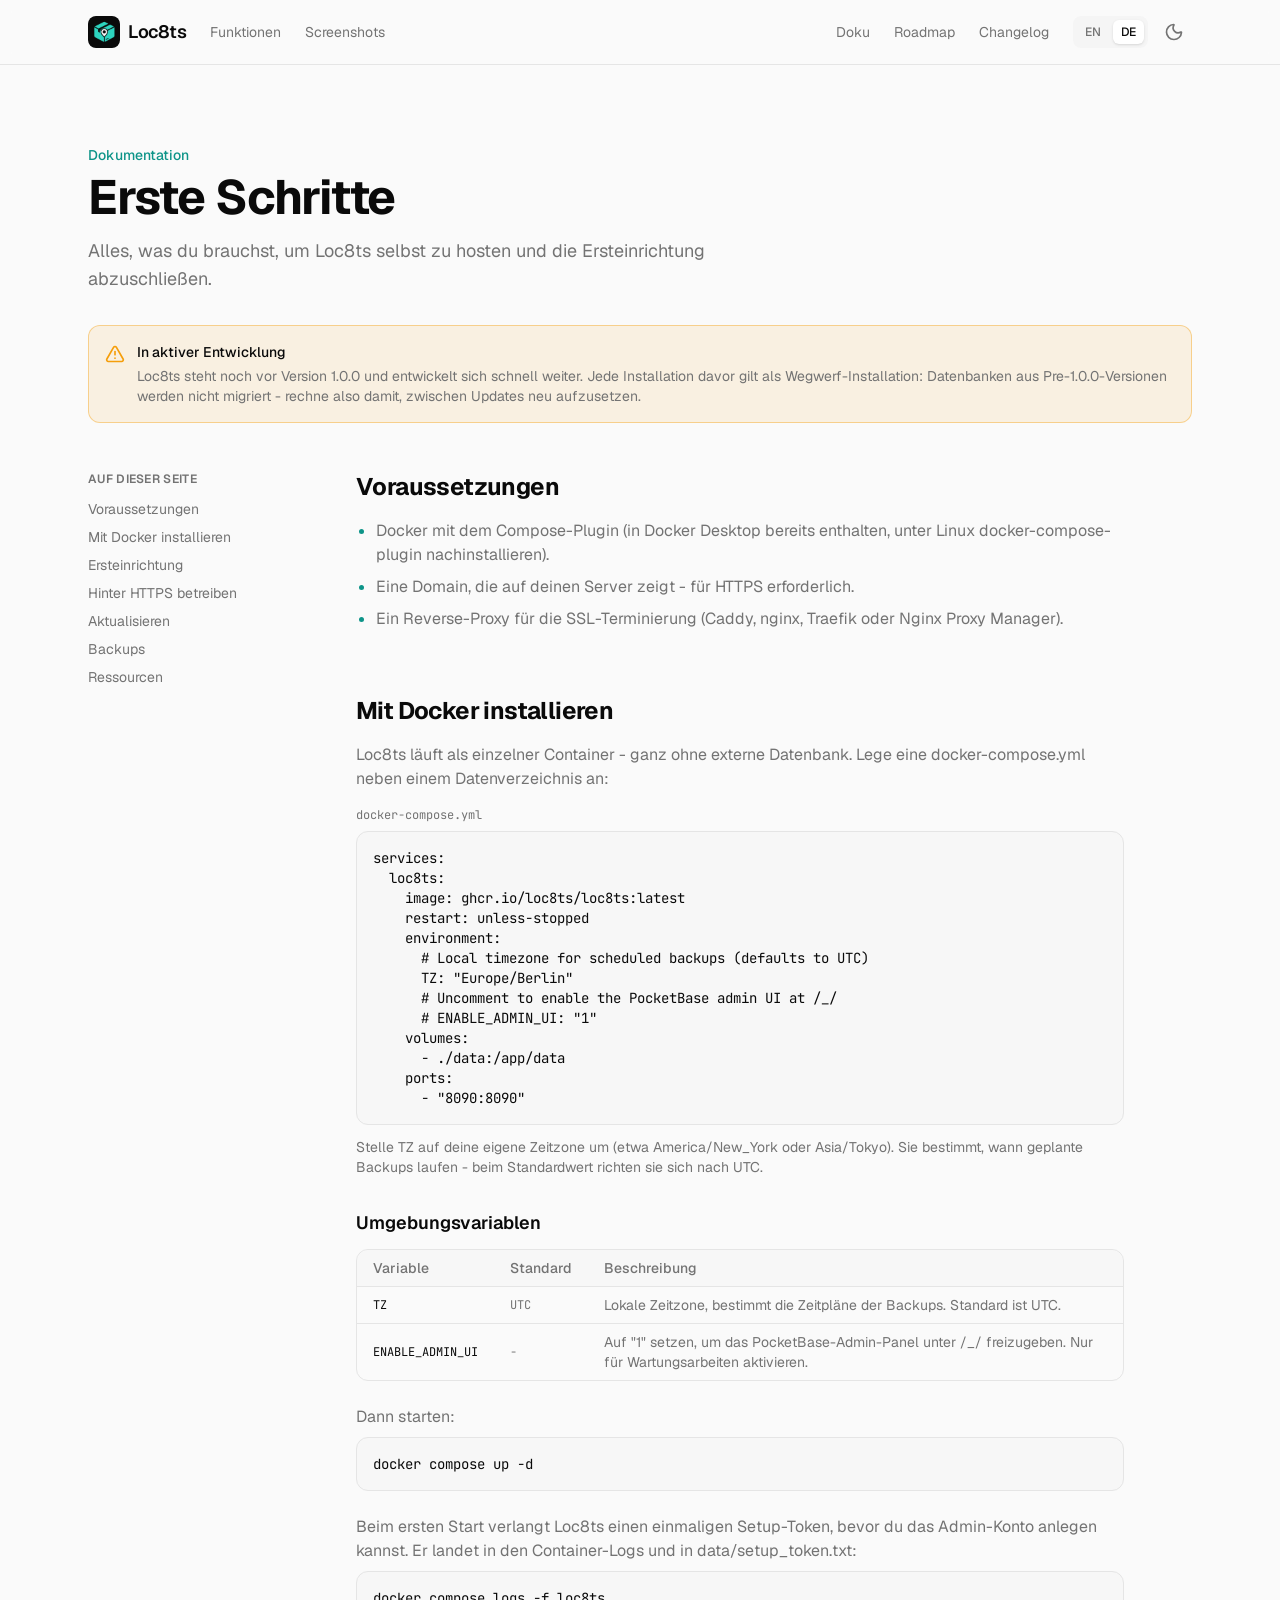
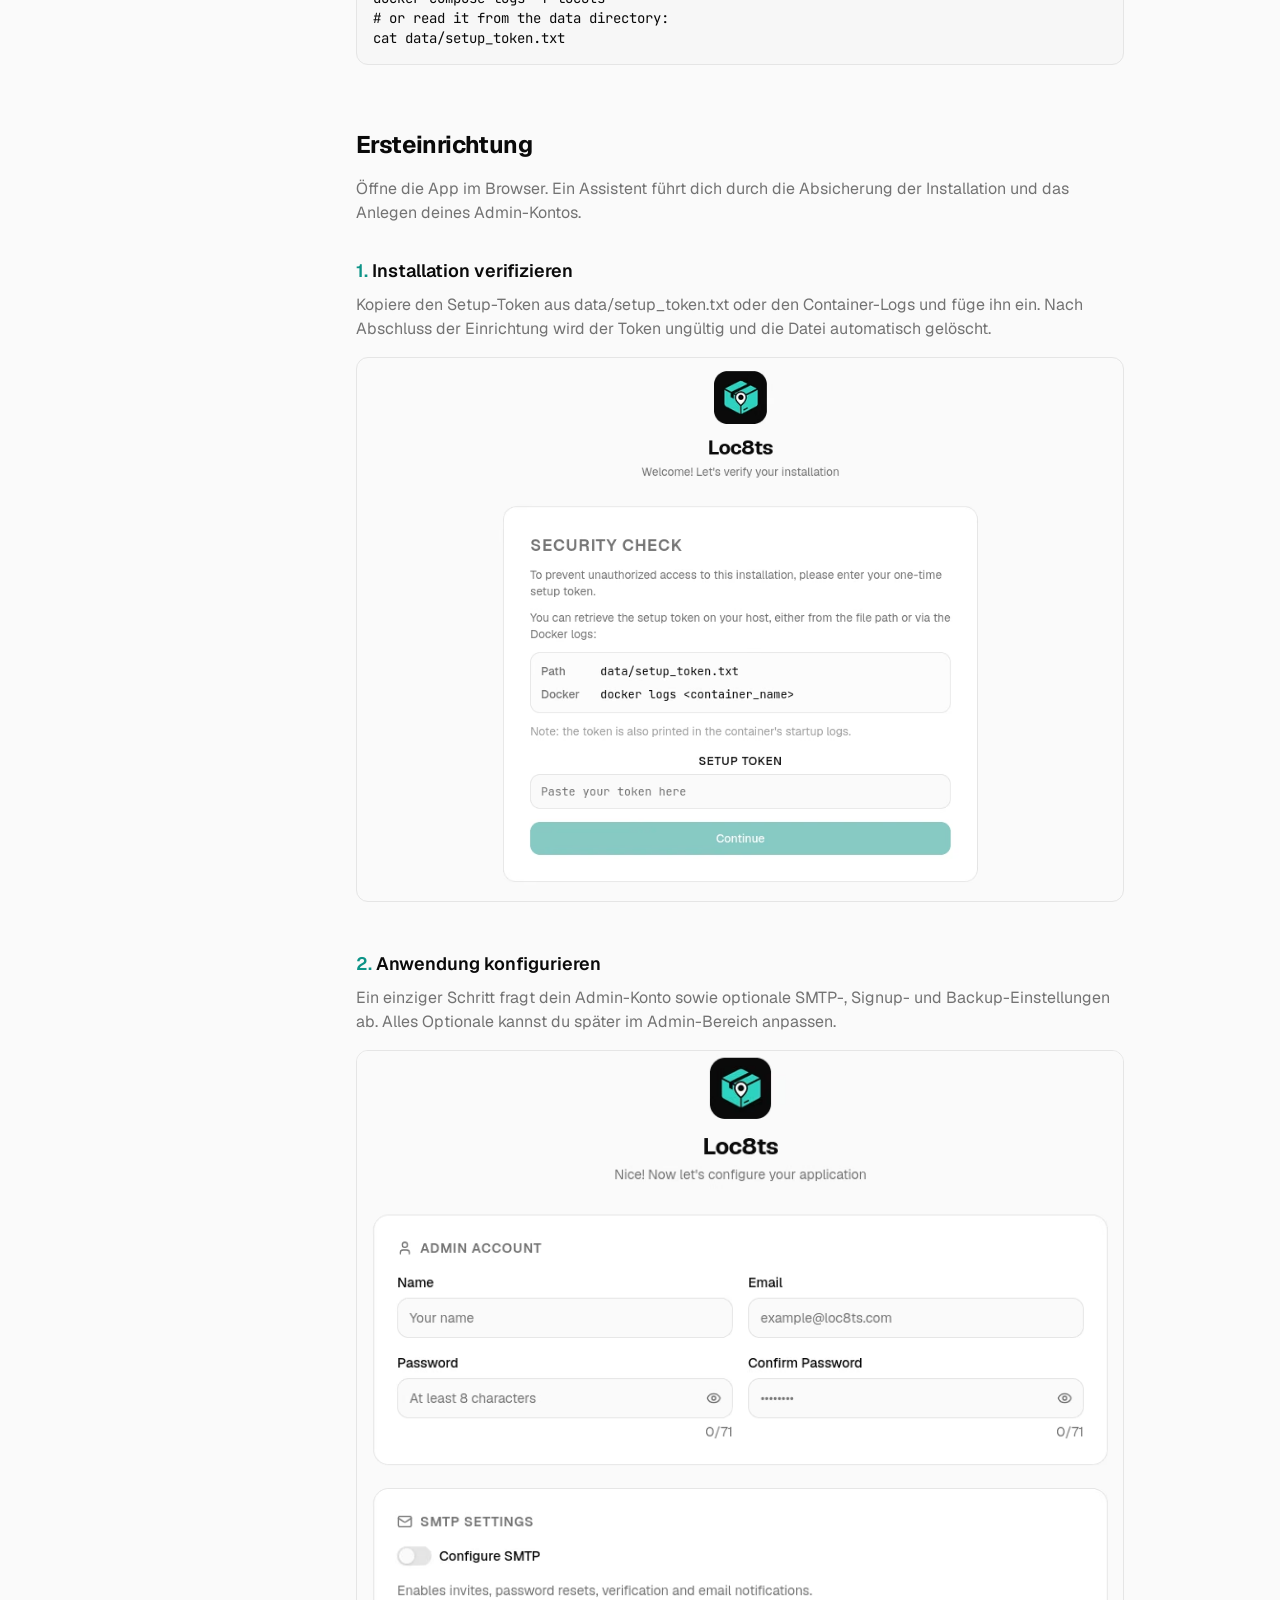
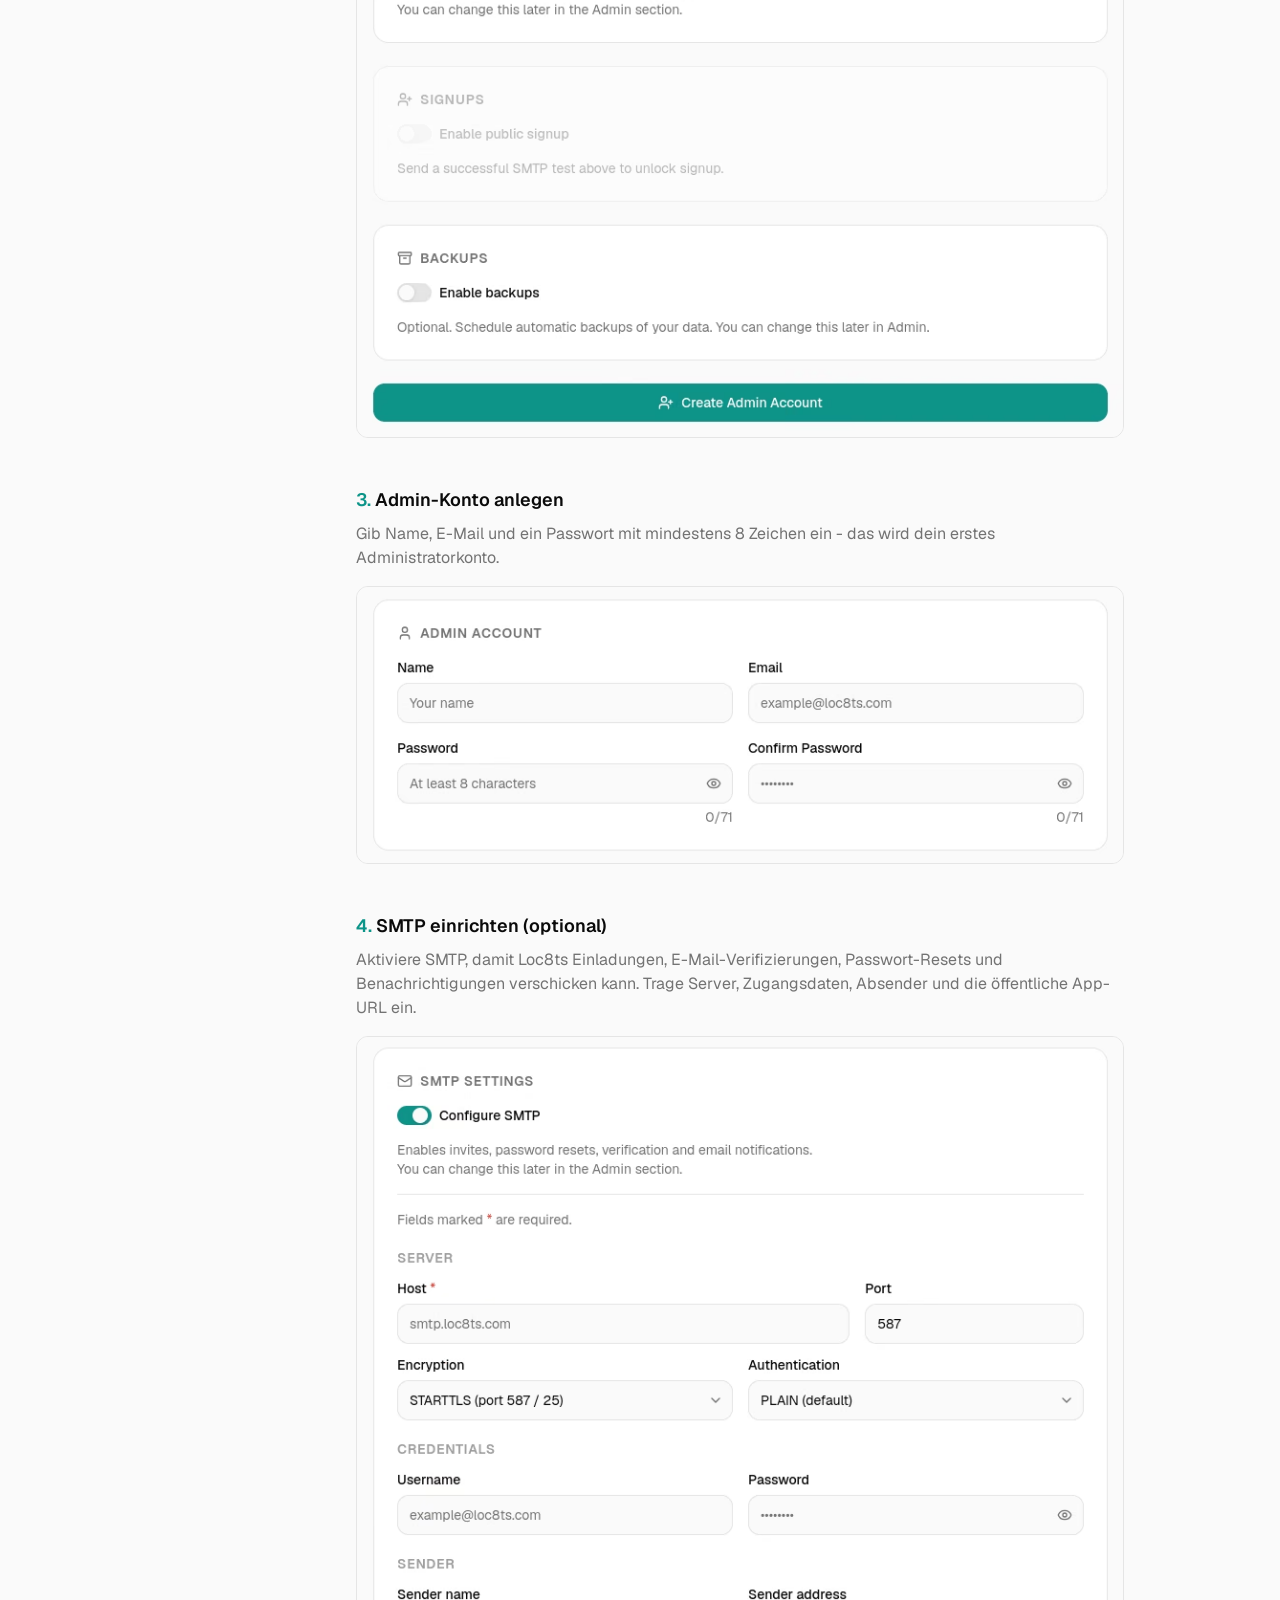
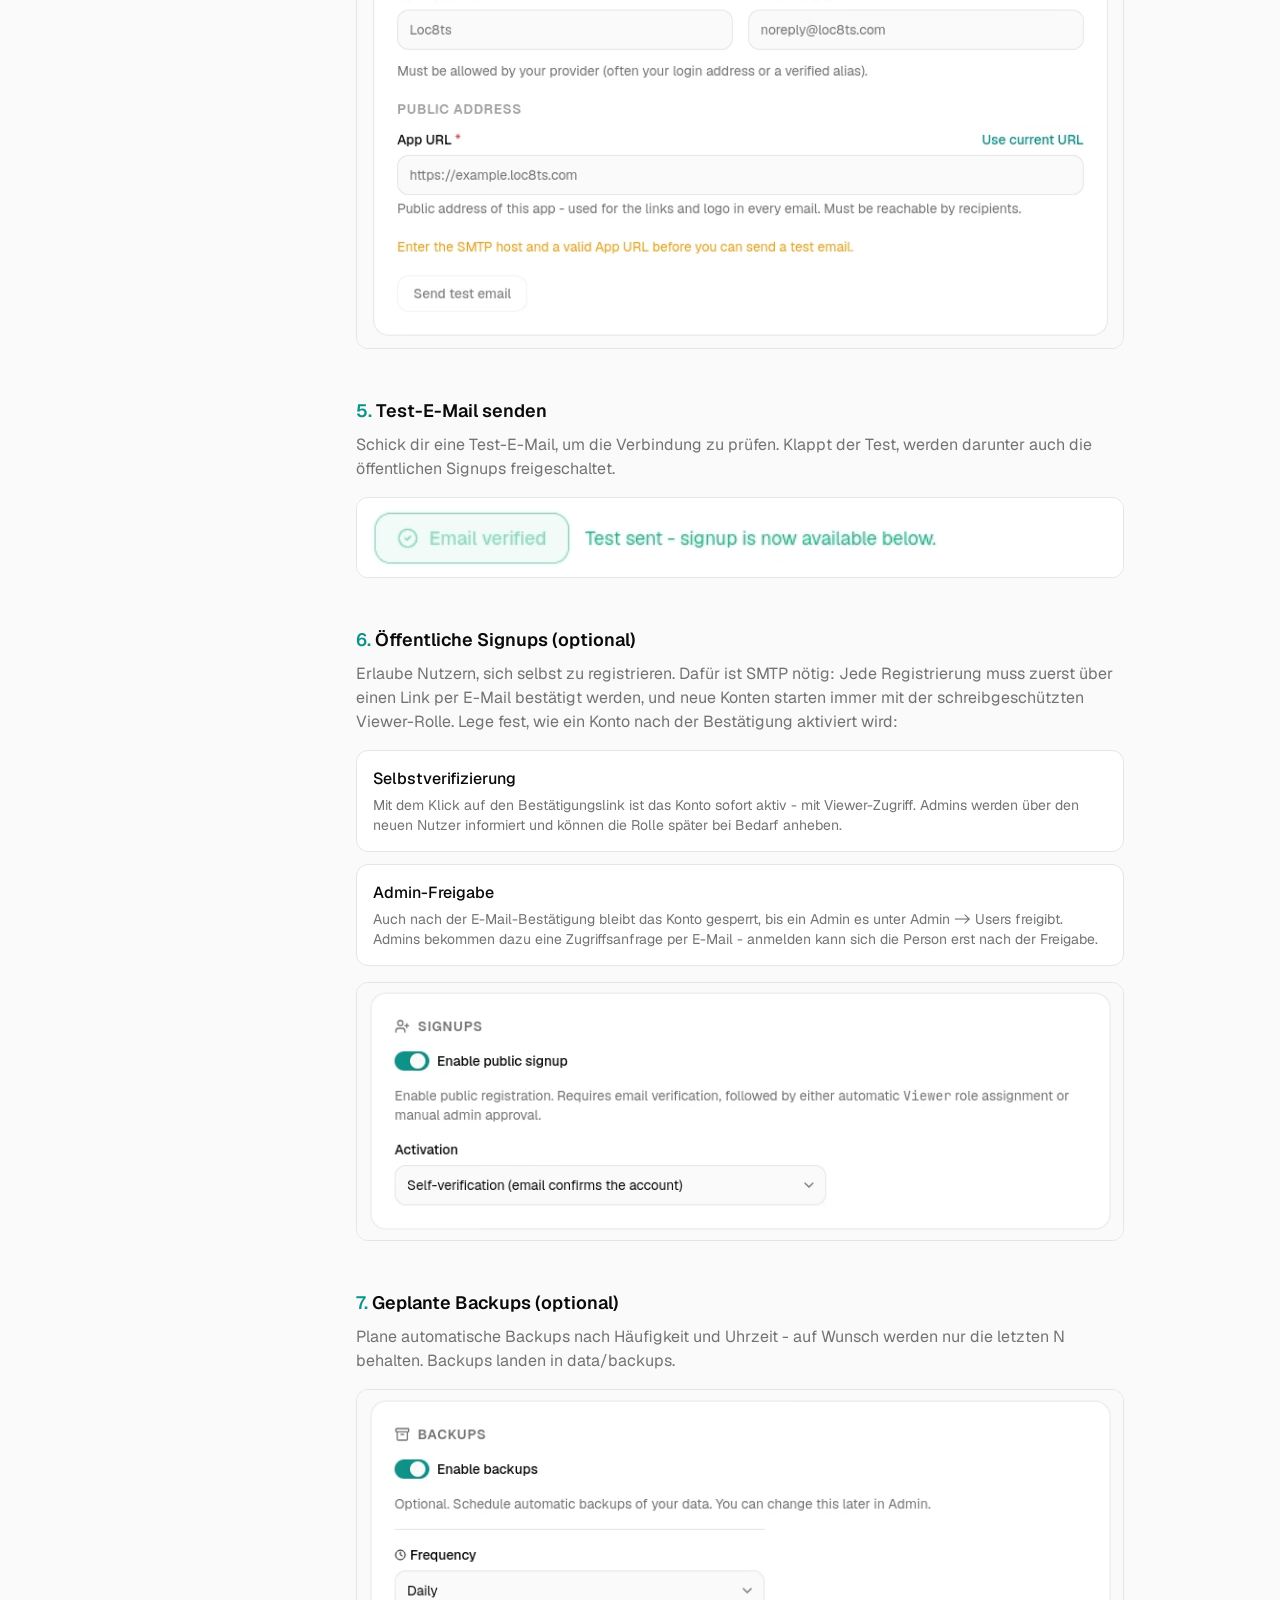
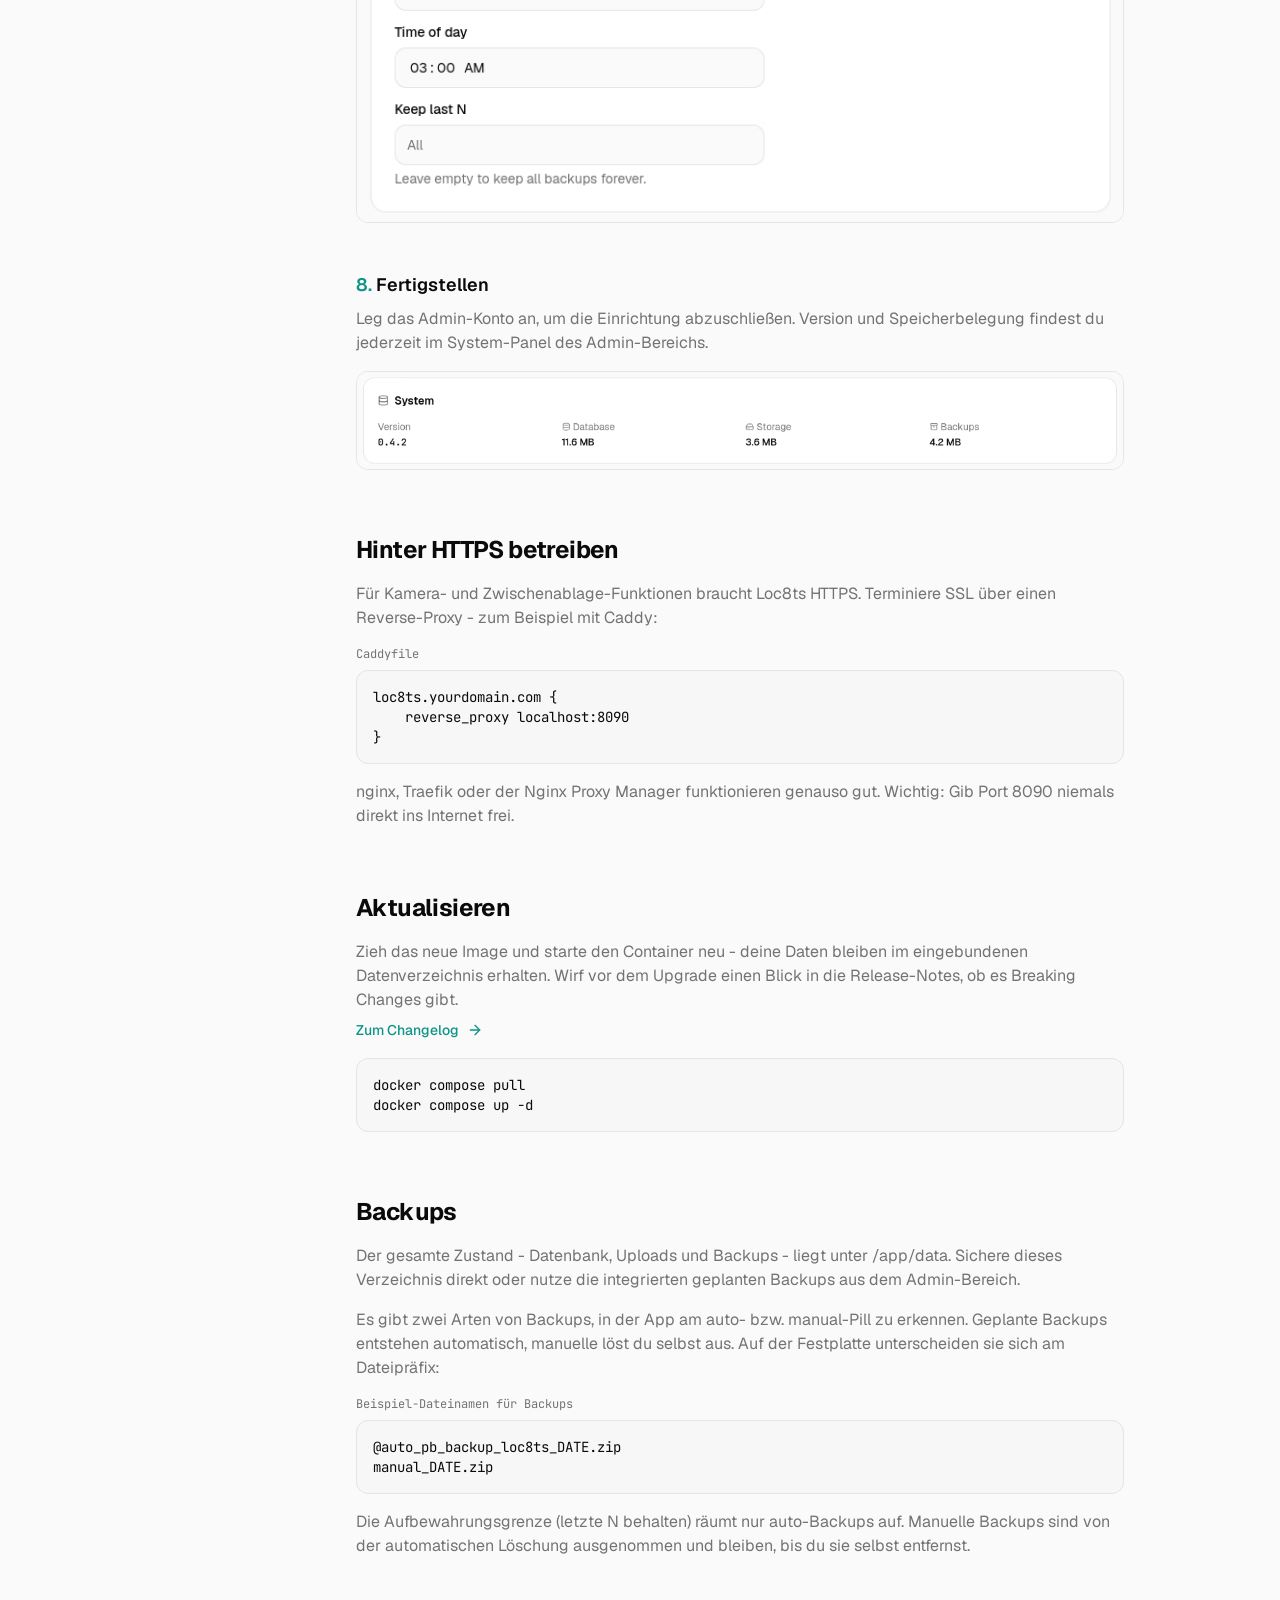
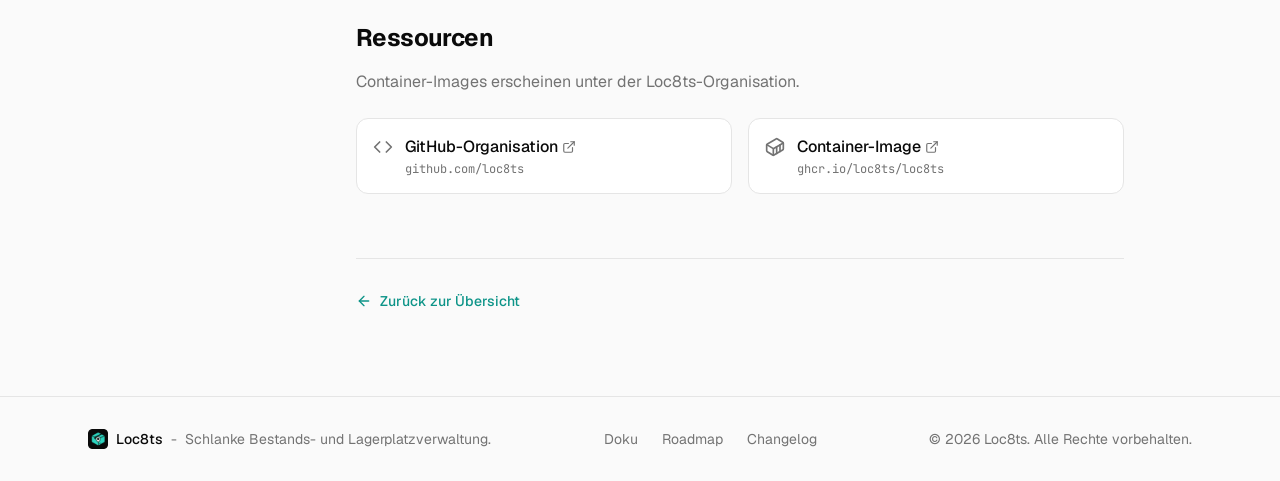
<file: de/docs.html>
<!doctype html>
<html lang="de" dir="ltr">
	<head>
		<meta charset="utf-8" />
		<meta name="viewport" content="width=device-width, initial-scale=1" />
		<link rel="icon" href="/favicon.ico" sizes="any" />
		<link rel="icon" type="image/png" sizes="32x32" href="/favicon-32x32.png" />
		<link rel="icon" type="image/png" sizes="16x16" href="/favicon-16x16.png" />
		<link rel="apple-touch-icon" href="/apple-touch-icon.png" />
		<link rel="manifest" href="/site.webmanifest" />
		<meta name="theme-color" media="(prefers-color-scheme: light)" content="#fafafa" />
		<meta name="theme-color" media="(prefers-color-scheme: dark)" content="#0a0a0a" />
		<link href="/_app/immutable/entry/start.BuN2Lisn.js" rel="modulepreload">
		<link href="/_app/immutable/chunks/CWsqyEpt.js" rel="modulepreload">
		<link href="/_app/immutable/chunks/3wZELoAi.js" rel="modulepreload">
		<link href="/_app/immutable/entry/app.B5LOl0FC.js" rel="modulepreload">
		<link href="/_app/immutable/chunks/vA84O1w2.js" rel="modulepreload">
		<link href="/_app/immutable/nodes/0.Ctbv4abP.js" rel="modulepreload">
		<link href="/_app/immutable/chunks/_E4xmksi.js" rel="modulepreload">
		<link href="/_app/immutable/nodes/5.BK-EvsXZ.js" rel="modulepreload">
		<link href="/_app/immutable/chunks/C0-8NefA.js" rel="modulepreload">
		<link href="/_app/immutable/chunks/gRcLRU-H.js" rel="modulepreload">
		<link href="/_app/immutable/chunks/x26cB2KQ.js" rel="modulepreload">
		<link href="/_app/immutable/chunks/BavARoYF.js" rel="modulepreload">
		<link href="/_app/immutable/chunks/Ph5XiAe3.js" rel="modulepreload">
		<link href="/_app/immutable/chunks/BJ768Y3g.js" rel="modulepreload">
		<link href="/_app/immutable/chunks/B-Q-tRjU.js" rel="modulepreload">
		<!--1xmjmrw--><meta name="description" content="Loc8ts mit Docker selbst hosten und die Ersteinrichtung durchlaufen - Voraussetzungen, Installation, HTTPS, Updates und Backups."/><!----><title>Dokumentation - Loc8ts</title>
		<link href="/_app/immutable/assets/0.BZqA30u1.css" rel="stylesheet">
		<script>
			(function () {
				try {
					let theme = localStorage.getItem('theme');
					let isDark = theme === 'dark' || (!theme && window.matchMedia('(prefers-color-scheme: dark)').matches);
					if (isDark) {
						document.documentElement.classList.add('dark');
						document.documentElement.style.backgroundColor = '#0a0a0a';
					} else {
						document.documentElement.style.backgroundColor = '#fafafa';
					}
				} catch (e) {}
			})();
		</script>
	</head>

	<body data-sveltekit-preload-data="hover">
		<div style="display: contents"><!--[--><!--[0--><!--[--><!--[--><div class="flex min-h-screen flex-col"><header class="sticky top-0 z-50 border-b border-border bg-background/80 backdrop-blur supports-[backdrop-filter]:bg-background/60"><div class="mx-auto flex h-16 max-w-6xl items-center justify-between px-4 sm:px-6"><div class="flex items-center gap-6"><a href="/de" class="flex items-center gap-2 text-lg font-semibold tracking-tight"><img src="/favicon-192x192.png" alt="" class="h-8 w-8 rounded-md"/> Loc8ts</a> <nav class="hidden items-center gap-6 text-sm text-muted-foreground sm:flex"><a href="/de#features" class="transition-colors hover:text-foreground">Funktionen</a> <a href="/de#screenshots" class="transition-colors hover:text-foreground">Screenshots</a></nav></div> <div class="flex items-center gap-4 sm:gap-6"><nav class="hidden items-center gap-6 text-sm text-muted-foreground sm:flex"><a href="/de/docs" class="transition-colors hover:text-foreground">Doku</a> <a href="/de/roadmap" class="transition-colors hover:text-foreground">Roadmap</a> <a href="/de/changelog" class="transition-colors hover:text-foreground">Changelog</a></nav> <div class="flex items-center gap-2"><nav aria-label="Sprache wechseln" class="flex items-center gap-1 rounded-md bg-muted p-1"><!--[--><a href="/docs" data-sveltekit-reload="" class="rounded-sm px-2 py-1 text-xs font-medium uppercase transition-colors text-muted-foreground hover:text-foreground">en</a><a href="/de/docs" data-sveltekit-reload="" aria-current="page" class="rounded-sm px-2 py-1 text-xs font-medium uppercase transition-colors bg-card text-foreground shadow-sm">de</a><!--]--></nav><!----> <button type="button" aria-label="Dunkelmodus umschalten" class="inline-flex h-9 w-9 items-center justify-center rounded-md text-muted-foreground transition-colors hover:bg-muted hover:text-foreground"><!--[-1--><svg xmlns="http://www.w3.org/2000/svg" width="24" height="24" viewBox="0 0 24 24" fill="none" stroke="currentColor" stroke-width="2" stroke-linecap="round" stroke-linejoin="round" class="lucide lucide-moon lucide-icon h-5 w-5" aria-hidden="true"><!--[--><!----><path d="M20.985 12.486a9 9 0 1 1-9.473-9.472c.405-.022.617.46.402.803a6 6 0 0 0 8.268 8.268c.344-.215.825-.004.803.401"><!----></path><!----><!--]--><!----></svg><!--]--></button><!----> <button type="button" aria-label="Menü öffnen" aria-expanded="false" aria-controls="mobile-nav" class="inline-flex h-9 w-9 items-center justify-center rounded-md text-muted-foreground transition-colors hover:bg-muted hover:text-foreground sm:hidden"><!--[-1--><svg xmlns="http://www.w3.org/2000/svg" width="24" height="24" viewBox="0 0 24 24" fill="none" stroke="currentColor" stroke-width="2" stroke-linecap="round" stroke-linejoin="round" class="lucide lucide-menu lucide-icon h-5 w-5" aria-hidden="true"><!--[--><!----><path d="M4 5h16"><!----></path><!----><!----><path d="M4 12h16"><!----></path><!----><!----><path d="M4 19h16"><!----></path><!----><!--]--><!----></svg><!--]--></button></div></div></div> <nav id="mobile-nav" class="border-t border-border bg-background px-4 py-2 text-sm text-muted-foreground sm:hidden hidden"><a href="/de#features" class="block rounded-md px-2 py-3 transition-colors hover:bg-muted hover:text-foreground">Funktionen</a> <a href="/de#screenshots" class="block rounded-md px-2 py-3 transition-colors hover:bg-muted hover:text-foreground">Screenshots</a> <hr class="my-2 border-border"/> <a href="/de/docs" class="block rounded-md px-2 py-3 transition-colors hover:bg-muted hover:text-foreground">Doku</a> <a href="/de/roadmap" class="block rounded-md px-2 py-3 transition-colors hover:bg-muted hover:text-foreground">Roadmap</a> <a href="/de/changelog" class="block rounded-md px-2 py-3 transition-colors hover:bg-muted hover:text-foreground">Changelog</a></nav></header><!----> <main id="top" class="flex-1"><div class="mx-auto max-w-6xl px-4 py-16 sm:px-6 sm:py-20"><header class="max-w-2xl"><p class="text-sm font-medium text-primary">Dokumentation</p> <h1 class="mt-2 text-4xl font-bold tracking-tight sm:text-5xl">Erste Schritte</h1> <p class="mt-4 text-lg text-muted-foreground">Alles, was du brauchst, um Loc8ts selbst zu hosten und die Ersteinrichtung abzuschließen.</p></header> <div class="mt-8 flex gap-3 rounded-lg border border-warning/40 bg-warning/10 p-4 text-sm"><svg xmlns="http://www.w3.org/2000/svg" width="24" height="24" viewBox="0 0 24 24" fill="none" stroke="currentColor" stroke-width="2" stroke-linecap="round" stroke-linejoin="round" class="lucide lucide-triangle-alert lucide-alert-triangle lucide-icon mt-0.5 h-5 w-5 shrink-0 text-warning" aria-hidden="true"><!--[--><!----><path d="m21.73 18-8-14a2 2 0 0 0-3.48 0l-8 14A2 2 0 0 0 4 21h16a2 2 0 0 0 1.73-3"><!----></path><!----><!----><path d="M12 9v4"><!----></path><!----><!----><path d="M12 17h.01"><!----></path><!----><!--]--><!----></svg><!----> <div><p class="font-medium text-foreground">In aktiver Entwicklung</p> <p class="mt-1 text-muted-foreground">Loc8ts steht noch vor Version 1.0.0 und entwickelt sich schnell weiter. Jede Installation davor gilt als Wegwerf-Installation: Datenbanken aus Pre-1.0.0-Versionen werden nicht migriert - rechne also damit, zwischen Updates neu aufzusetzen.</p></div></div> <div class="mt-12 gap-12 lg:grid lg:grid-cols-[220px_1fr]"><aside class="mb-10 lg:mb-0"><nav class="lg:sticky lg:top-24" aria-label="Auf dieser Seite"><p class="rounded-md border border-border bg-card px-3 py-2 text-xs font-semibold uppercase tracking-wide text-muted-foreground lg:border-0 lg:bg-transparent lg:px-0 lg:py-0">Auf dieser Seite</p> <ul class="mt-2 space-y-2 rounded-md border border-border bg-card p-3 text-sm lg:mt-3 lg:border-0 lg:bg-transparent lg:p-0"><!--[--><li><a href="#requirements" class="text-muted-foreground transition-colors hover:text-foreground">Voraussetzungen</a></li><li><a href="#install" class="text-muted-foreground transition-colors hover:text-foreground">Mit Docker installieren</a></li><li><a href="#setup" class="text-muted-foreground transition-colors hover:text-foreground">Ersteinrichtung</a></li><li><a href="#https" class="text-muted-foreground transition-colors hover:text-foreground">Hinter HTTPS betreiben</a></li><li><a href="#updating" class="text-muted-foreground transition-colors hover:text-foreground">Aktualisieren</a></li><li><a href="#backups" class="text-muted-foreground transition-colors hover:text-foreground">Backups</a></li><li><a href="#resources" class="text-muted-foreground transition-colors hover:text-foreground">Ressourcen</a></li><!--]--></ul></nav></aside> <div class="max-w-3xl space-y-16"><section id="requirements" class="scroll-mt-24"><h2 class="text-2xl font-bold tracking-tight">Voraussetzungen</h2> <ul class="mt-4 list-disc space-y-2 pl-5 text-muted-foreground marker:text-primary"><li>Docker mit dem Compose-Plugin (in Docker Desktop bereits enthalten, unter Linux docker-compose-plugin nachinstallieren).</li> <li>Eine Domain, die auf deinen Server zeigt - für HTTPS erforderlich.</li> <li>Ein Reverse-Proxy für die SSL-Terminierung (Caddy, nginx, Traefik oder Nginx Proxy Manager).</li></ul></section> <section id="install" class="scroll-mt-24"><h2 class="text-2xl font-bold tracking-tight">Mit Docker installieren</h2> <p class="mt-4 text-muted-foreground">Loc8ts läuft als einzelner Container - ganz ohne externe Datenbank. Lege eine docker-compose.yml neben einem Datenverzeichnis an:</p> <figure class="mt-4"><figcaption class="mb-2 font-mono text-xs text-muted-foreground">docker-compose.yml</figcaption> <pre class="overflow-x-auto rounded-lg border border-border bg-muted/50 p-4 text-sm"><code>services:
  loc8ts:
    image: ghcr.io/loc8ts/loc8ts:latest
    restart: unless-stopped
    environment:
      # Local timezone for scheduled backups (defaults to UTC)
      TZ: "Europe/Berlin"
      # Uncomment to enable the PocketBase admin UI at /_/
      # ENABLE_ADMIN_UI: "1"
    volumes:
      - ./data:/app/data
    ports:
      - "8090:8090"</code></pre></figure> <p class="mt-3 text-sm text-muted-foreground">Stelle TZ auf deine eigene Zeitzone um (etwa America/New_York oder Asia/Tokyo). Sie bestimmt, wann geplante Backups laufen - beim Standardwert richten sie sich nach UTC.</p> <h3 class="mt-8 text-lg font-semibold">Umgebungsvariablen</h3> <div class="mt-3 overflow-x-auto rounded-lg border border-border"><table class="w-full border-collapse text-left text-sm"><thead class="bg-muted/50 text-muted-foreground"><tr><th class="px-4 py-2 font-medium">Variable</th><th class="px-4 py-2 font-medium">Standard</th><th class="px-4 py-2 font-medium">Beschreibung</th></tr></thead><tbody><tr class="border-t border-border"><td class="px-4 py-2 font-mono text-xs">TZ</td><td class="px-4 py-2 font-mono text-xs text-muted-foreground">UTC</td><td class="px-4 py-2 text-muted-foreground">Lokale Zeitzone, bestimmt die Zeitpläne der Backups. Standard ist UTC.</td></tr><tr class="border-t border-border"><td class="px-4 py-2 font-mono text-xs">ENABLE_ADMIN_UI</td><td class="px-4 py-2 font-mono text-xs text-muted-foreground">-</td><td class="px-4 py-2 text-muted-foreground">Auf "1" setzen, um das PocketBase-Admin-Panel unter /_/ freizugeben. Nur für Wartungsarbeiten aktivieren.</td></tr></tbody></table></div> <p class="mt-6 text-muted-foreground">Dann starten:</p> <pre class="mt-2 overflow-x-auto rounded-lg border border-border bg-muted/50 p-4 text-sm"><code>docker compose up -d</code></pre> <p class="mt-6 text-muted-foreground">Beim ersten Start verlangt Loc8ts einen einmaligen Setup-Token, bevor du das Admin-Konto anlegen kannst. Er landet in den Container-Logs und in data/setup_token.txt:</p> <pre class="mt-2 overflow-x-auto rounded-lg border border-border bg-muted/50 p-4 text-sm"><code>docker compose logs -f loc8ts
# or read it from the data directory:
cat data/setup_token.txt</code></pre></section> <section id="setup" class="scroll-mt-24"><h2 class="text-2xl font-bold tracking-tight">Ersteinrichtung</h2> <p class="mt-4 text-muted-foreground">Öffne die App im Browser. Ein Assistent führt dich durch die Absicherung der Installation und das Anlegen deines Admin-Kontos.</p> <ol class="mt-8 space-y-12"><!--[--><li><h3 class="text-lg font-semibold"><span class="text-primary">1.</span> Installation verifizieren</h3> <p class="mt-2 text-muted-foreground">Kopiere den Setup-Token aus data/setup_token.txt oder den Container-Logs und füge ihn ein. Nach Abschluss der Einrichtung wird der Token ungültig und die Datei automatisch gelöscht.</p> <!--[-1--><!--]--> <button type="button" class="mt-4 block w-full cursor-pointer overflow-hidden rounded-lg border border-border transition-opacity hover:opacity-75 bg-[#fafafa] dark:bg-[#0a0a0a]" aria-label="In voller Größe ansehen: Sicherheitsprüfung mit Feld für den einmaligen Setup-Token"><span class="mx-auto block max-w-lg"><img src="/_app/immutable/assets/setup_token.Be2-1zni.avif" alt="Sicherheitsprüfung mit Feld für den einmaligen Setup-Token" class="block w-full dark:hidden" loading="lazy"/> <img src="/_app/immutable/assets/setup_token.B8PWKX9C.avif" alt="Sicherheitsprüfung mit Feld für den einmaligen Setup-Token" class="hidden w-full dark:block" loading="lazy"/><!----></span></button></li><li><h3 class="text-lg font-semibold"><span class="text-primary">2.</span> Anwendung konfigurieren</h3> <p class="mt-2 text-muted-foreground">Ein einziger Schritt fragt dein Admin-Konto sowie optionale SMTP-, Signup- und Backup-Einstellungen ab. Alles Optionale kannst du später im Admin-Bereich anpassen.</p> <!--[-1--><!--]--> <button type="button" class="mt-4 block w-full cursor-pointer overflow-hidden rounded-lg border border-border transition-opacity hover:opacity-75 bg-card" aria-label="In voller Größe ansehen: Konfigurationsbildschirm mit Admin-, SMTP-, Signup- und Backup-Bereich"><span class="contents"><img src="/_app/immutable/assets/initial_setup.ugxS1iqa.avif" alt="Konfigurationsbildschirm mit Admin-, SMTP-, Signup- und Backup-Bereich" class="block w-full dark:hidden" loading="lazy"/> <img src="/_app/immutable/assets/initial_setup.FOVbWah6.avif" alt="Konfigurationsbildschirm mit Admin-, SMTP-, Signup- und Backup-Bereich" class="hidden w-full dark:block" loading="lazy"/><!----></span></button></li><li><h3 class="text-lg font-semibold"><span class="text-primary">3.</span> Admin-Konto anlegen</h3> <p class="mt-2 text-muted-foreground">Gib Name, E-Mail und ein Passwort mit mindestens 8 Zeichen ein - das wird dein erstes Administratorkonto.</p> <!--[-1--><!--]--> <button type="button" class="mt-4 block w-full cursor-pointer overflow-hidden rounded-lg border border-border transition-opacity hover:opacity-75 bg-card" aria-label="In voller Größe ansehen: Formular für das Admin-Konto mit Name, E-Mail und Passwort"><span class="contents"><img src="/_app/immutable/assets/admin_account.DxN2FY7-.avif" alt="Formular für das Admin-Konto mit Name, E-Mail und Passwort" class="block w-full dark:hidden" loading="lazy"/> <img src="/_app/immutable/assets/admin_account.BnhIHX1A.avif" alt="Formular für das Admin-Konto mit Name, E-Mail und Passwort" class="hidden w-full dark:block" loading="lazy"/><!----></span></button></li><li><h3 class="text-lg font-semibold"><span class="text-primary">4.</span> SMTP einrichten (optional)</h3> <p class="mt-2 text-muted-foreground">Aktiviere SMTP, damit Loc8ts Einladungen, E-Mail-Verifizierungen, Passwort-Resets und Benachrichtigungen verschicken kann. Trage Server, Zugangsdaten, Absender und die öffentliche App-URL ein.</p> <!--[-1--><!--]--> <button type="button" class="mt-4 block w-full cursor-pointer overflow-hidden rounded-lg border border-border transition-opacity hover:opacity-75 bg-card" aria-label="In voller Größe ansehen: SMTP-Einstellungen mit Server, Zugangsdaten, Absender und App-URL"><span class="contents"><img src="/_app/immutable/assets/smtp_configuration.BpHOeCS5.avif" alt="SMTP-Einstellungen mit Server, Zugangsdaten, Absender und App-URL" class="block w-full dark:hidden" loading="lazy"/> <img src="/_app/immutable/assets/smtp_configuration.38XF8tfc.avif" alt="SMTP-Einstellungen mit Server, Zugangsdaten, Absender und App-URL" class="hidden w-full dark:block" loading="lazy"/><!----></span></button></li><li><h3 class="text-lg font-semibold"><span class="text-primary">5.</span> Test-E-Mail senden</h3> <p class="mt-2 text-muted-foreground">Schick dir eine Test-E-Mail, um die Verbindung zu prüfen. Klappt der Test, werden darunter auch die öffentlichen Signups freigeschaltet.</p> <!--[-1--><!--]--> <button type="button" class="mt-4 block w-full cursor-pointer overflow-hidden rounded-lg border border-border transition-opacity hover:opacity-75 bg-card" aria-label="In voller Größe ansehen: Bestätigung nach erfolgreichem SMTP-Test"><span class="contents"><img src="[data-uri]" alt="Bestätigung nach erfolgreichem SMTP-Test" class="block w-full dark:hidden" loading="lazy"/> <img src="[data-uri]" alt="Bestätigung nach erfolgreichem SMTP-Test" class="hidden w-full dark:block" loading="lazy"/><!----></span></button></li><li><h3 class="text-lg font-semibold"><span class="text-primary">6.</span> Öffentliche Signups (optional)</h3> <p class="mt-2 text-muted-foreground">Erlaube Nutzern, sich selbst zu registrieren. Dafür ist SMTP nötig: Jede Registrierung muss zuerst über einen Link per E-Mail bestätigt werden, und neue Konten starten immer mit der schreibgeschützten Viewer-Rolle. Lege fest, wie ein Konto nach der Bestätigung aktiviert wird:</p> <!--[0--><dl class="mt-4 space-y-3"><!--[--><div class="rounded-lg border border-border bg-card p-4"><dt class="font-medium text-foreground">Selbstverifizierung</dt> <dd class="mt-1 text-sm text-muted-foreground">Mit dem Klick auf den Bestätigungslink ist das Konto sofort aktiv - mit Viewer-Zugriff. Admins werden über den neuen Nutzer informiert und können die Rolle später bei Bedarf anheben.</dd></div><div class="rounded-lg border border-border bg-card p-4"><dt class="font-medium text-foreground">Admin-Freigabe</dt> <dd class="mt-1 text-sm text-muted-foreground">Auch nach der E-Mail-Bestätigung bleibt das Konto gesperrt, bis ein Admin es unter Admin -> Users freigibt. Admins bekommen dazu eine Zugriffsanfrage per E-Mail - anmelden kann sich die Person erst nach der Freigabe.</dd></div><!--]--></dl><!--]--> <button type="button" class="mt-4 block w-full cursor-pointer overflow-hidden rounded-lg border border-border transition-opacity hover:opacity-75 bg-card" aria-label="In voller Größe ansehen: Signup-Einstellungen mit Aktivierungsmodus"><span class="contents"><img src="/_app/immutable/assets/signup.B8JSlQ0u.avif" alt="Signup-Einstellungen mit Aktivierungsmodus" class="block w-full dark:hidden" loading="lazy"/> <img src="/_app/immutable/assets/signup.A993VFSZ.avif" alt="Signup-Einstellungen mit Aktivierungsmodus" class="hidden w-full dark:block" loading="lazy"/><!----></span></button></li><li><h3 class="text-lg font-semibold"><span class="text-primary">7.</span> Geplante Backups (optional)</h3> <p class="mt-2 text-muted-foreground">Plane automatische Backups nach Häufigkeit und Uhrzeit - auf Wunsch werden nur die letzten N behalten. Backups landen in data/backups.</p> <!--[-1--><!--]--> <button type="button" class="mt-4 block w-full cursor-pointer overflow-hidden rounded-lg border border-border transition-opacity hover:opacity-75 bg-card" aria-label="In voller Größe ansehen: Einstellungen für geplante Backups mit Häufigkeit und Uhrzeit"><span class="contents"><img src="/_app/immutable/assets/backups.CmIdnbpG.avif" alt="Einstellungen für geplante Backups mit Häufigkeit und Uhrzeit" class="block w-full dark:hidden" loading="lazy"/> <img src="/_app/immutable/assets/backups.DIKq2aqq.avif" alt="Einstellungen für geplante Backups mit Häufigkeit und Uhrzeit" class="hidden w-full dark:block" loading="lazy"/><!----></span></button></li><li><h3 class="text-lg font-semibold"><span class="text-primary">8.</span> Fertigstellen</h3> <p class="mt-2 text-muted-foreground">Leg das Admin-Konto an, um die Einrichtung abzuschließen. Version und Speicherbelegung findest du jederzeit im System-Panel des Admin-Bereichs.</p> <!--[-1--><!--]--> <button type="button" class="mt-4 block w-full cursor-pointer overflow-hidden rounded-lg border border-border transition-opacity hover:opacity-75 bg-card" aria-label="In voller Größe ansehen: Systemübersicht mit Version, Datenbank, Speicher und Backups"><span class="contents"><img src="[data-uri]" alt="Systemübersicht mit Version, Datenbank, Speicher und Backups" class="block w-full dark:hidden" loading="lazy"/> <img src="[data-uri]" alt="Systemübersicht mit Version, Datenbank, Speicher und Backups" class="hidden w-full dark:block" loading="lazy"/><!----></span></button></li><!--]--></ol></section> <section id="https" class="scroll-mt-24"><h2 class="text-2xl font-bold tracking-tight">Hinter HTTPS betreiben</h2> <p class="mt-4 text-muted-foreground">Für Kamera- und Zwischenablage-Funktionen braucht Loc8ts HTTPS. Terminiere SSL über einen Reverse-Proxy - zum Beispiel mit Caddy:</p> <figure class="mt-4"><figcaption class="mb-2 font-mono text-xs text-muted-foreground">Caddyfile</figcaption> <pre class="overflow-x-auto rounded-lg border border-border bg-muted/50 p-4 text-sm"><code>loc8ts.yourdomain.com {
    reverse_proxy localhost:8090
}</code></pre></figure> <p class="mt-4 text-muted-foreground">nginx, Traefik oder der Nginx Proxy Manager funktionieren genauso gut. Wichtig: Gib Port 8090 niemals direkt ins Internet frei.</p></section> <section id="updating" class="scroll-mt-24"><h2 class="text-2xl font-bold tracking-tight">Aktualisieren</h2> <p class="mt-4 text-muted-foreground">Zieh das neue Image und starte den Container neu - deine Daten bleiben im eingebundenen Datenverzeichnis erhalten. Wirf vor dem Upgrade einen Blick in die Release-Notes, ob es Breaking Changes gibt.</p> <a href="/de/changelog" class="mt-2 inline-flex items-center gap-2 text-sm font-medium text-primary transition-opacity hover:opacity-80">Zum Changelog <svg xmlns="http://www.w3.org/2000/svg" width="24" height="24" viewBox="0 0 24 24" fill="none" stroke="currentColor" stroke-width="2" stroke-linecap="round" stroke-linejoin="round" class="lucide lucide-arrow-right lucide-icon h-4 w-4" aria-hidden="true"><!--[--><!----><path d="M5 12h14"><!----></path><!----><!----><path d="m12 5 7 7-7 7"><!----></path><!----><!--]--><!----></svg><!----></a> <pre class="mt-4 overflow-x-auto rounded-lg border border-border bg-muted/50 p-4 text-sm"><code>docker compose pull
docker compose up -d</code></pre></section> <section id="backups" class="scroll-mt-24"><h2 class="text-2xl font-bold tracking-tight">Backups</h2> <p class="mt-4 text-muted-foreground">Der gesamte Zustand - Datenbank, Uploads und Backups - liegt unter /app/data. Sichere dieses Verzeichnis direkt oder nutze die integrierten geplanten Backups aus dem Admin-Bereich.</p> <p class="mt-4 text-muted-foreground">Es gibt zwei Arten von Backups, in der App am auto- bzw. manual-Pill zu erkennen. Geplante Backups entstehen automatisch, manuelle löst du selbst aus. Auf der Festplatte unterscheiden sie sich am Dateipräfix:</p> <figure class="mt-4"><figcaption class="mb-2 font-mono text-xs text-muted-foreground">Beispiel-Dateinamen für Backups</figcaption> <pre class="overflow-x-auto rounded-lg border border-border bg-muted/50 p-4 text-sm"><code>@auto_pb_backup_loc8ts_DATE.zip
manual_DATE.zip</code></pre></figure> <p class="mt-4 text-muted-foreground">Die Aufbewahrungsgrenze (letzte N behalten) räumt nur auto-Backups auf. Manuelle Backups sind von der automatischen Löschung ausgenommen und bleiben, bis du sie selbst entfernst.</p></section> <section id="resources" class="scroll-mt-24"><h2 class="text-2xl font-bold tracking-tight">Ressourcen</h2> <p class="mt-4 text-muted-foreground">Container-Images erscheinen unter der Loc8ts-Organisation.</p> <div class="mt-6 grid gap-4 sm:grid-cols-2"><a href="https://github.com/loc8ts" target="_blank" rel="noopener noreferrer" class="group flex items-start gap-3 rounded-lg border border-border bg-card p-4 transition-colors hover:bg-muted"><svg xmlns="http://www.w3.org/2000/svg" width="24" height="24" viewBox="0 0 24 24" fill="none" stroke="currentColor" stroke-width="2" stroke-linecap="round" stroke-linejoin="round" class="lucide lucide-code lucide-icon mt-0.5 h-5 w-5 shrink-0 text-muted-foreground" aria-hidden="true"><!--[--><!----><path d="m16 18 6-6-6-6"><!----></path><!----><!----><path d="m8 6-6 6 6 6"><!----></path><!----><!--]--><!----></svg><!----> <span><span class="flex items-center gap-1 font-medium">GitHub-Organisation <svg xmlns="http://www.w3.org/2000/svg" width="24" height="24" viewBox="0 0 24 24" fill="none" stroke="currentColor" stroke-width="2" stroke-linecap="round" stroke-linejoin="round" class="lucide lucide-external-link lucide-icon h-3.5 w-3.5 text-muted-foreground" aria-hidden="true"><!--[--><!----><path d="M15 3h6v6"><!----></path><!----><!----><path d="M10 14 21 3"><!----></path><!----><!----><path d="M18 13v6a2 2 0 0 1-2 2H5a2 2 0 0 1-2-2V8a2 2 0 0 1 2-2h6"><!----></path><!----><!--]--><!----></svg><!----></span> <span class="mt-0.5 block font-mono text-xs text-muted-foreground">github.com/loc8ts</span></span></a> <a href="https://github.com/orgs/Loc8ts/packages/container/package/loc8ts" target="_blank" rel="noopener noreferrer" class="group flex items-start gap-3 rounded-lg border border-border bg-card p-4 transition-colors hover:bg-muted"><svg xmlns="http://www.w3.org/2000/svg" width="24" height="24" viewBox="0 0 24 24" fill="none" stroke="currentColor" stroke-width="2" stroke-linecap="round" stroke-linejoin="round" class="lucide lucide-container lucide-icon mt-0.5 h-5 w-5 shrink-0 text-muted-foreground" aria-hidden="true"><!--[--><!----><path d="M22 7.7c0-.6-.4-1.2-.8-1.5l-6.3-3.9a1.72 1.72 0 0 0-1.7 0l-10.3 6c-.5.2-.9.8-.9 1.4v6.6c0 .5.4 1.2.8 1.5l6.3 3.9a1.72 1.72 0 0 0 1.7 0l10.3-6c.5-.3.9-1 .9-1.5Z"><!----></path><!----><!----><path d="M10 21.9V14L2.1 9.1"><!----></path><!----><!----><path d="m10 14 11.9-6.9"><!----></path><!----><!----><path d="M14 19.8v-8.1"><!----></path><!----><!----><path d="M18 17.5V9.4"><!----></path><!----><!--]--><!----></svg><!----> <span><span class="flex items-center gap-1 font-medium">Container-Image <svg xmlns="http://www.w3.org/2000/svg" width="24" height="24" viewBox="0 0 24 24" fill="none" stroke="currentColor" stroke-width="2" stroke-linecap="round" stroke-linejoin="round" class="lucide lucide-external-link lucide-icon h-3.5 w-3.5 text-muted-foreground" aria-hidden="true"><!--[--><!----><path d="M15 3h6v6"><!----></path><!----><!----><path d="M10 14 21 3"><!----></path><!----><!----><path d="M18 13v6a2 2 0 0 1-2 2H5a2 2 0 0 1-2-2V8a2 2 0 0 1 2-2h6"><!----></path><!----><!--]--><!----></svg><!----></span> <span class="mt-0.5 block font-mono text-xs text-muted-foreground">ghcr.io/loc8ts/loc8ts</span></span></a></div></section> <div class="border-t border-border pt-8"><a href="/de" class="inline-flex items-center gap-2 text-sm font-medium text-primary transition-opacity hover:opacity-80"><svg xmlns="http://www.w3.org/2000/svg" width="24" height="24" viewBox="0 0 24 24" fill="none" stroke="currentColor" stroke-width="2" stroke-linecap="round" stroke-linejoin="round" class="lucide lucide-arrow-left lucide-icon h-4 w-4" aria-hidden="true"><!--[--><!----><path d="m12 19-7-7 7-7"><!----></path><!----><!----><path d="M19 12H5"><!----></path><!----><!--]--><!----></svg><!----> Zurück zur Übersicht</a></div></div></div></div></main> <footer class="border-t border-border"><div class="mx-auto flex max-w-6xl flex-col items-center justify-between gap-4 px-4 py-8 text-sm text-muted-foreground sm:flex-row sm:px-6"><div class="flex flex-col sm:flex-row items-center gap-2"><img src="/favicon-192x192.png" alt="" class="h-5 w-5 rounded"/> <span class="font-medium text-foreground">Loc8ts</span> <span class="hidden sm:inline">-</span><span>Schlanke Bestands- und Lagerplatzverwaltung.</span></div> <nav class="flex items-center gap-6"><a href="/de/docs" class="transition-colors hover:text-foreground">Doku</a> <a href="/de/roadmap" class="transition-colors hover:text-foreground">Roadmap</a> <a href="/de/changelog" class="transition-colors hover:text-foreground">Changelog</a></nav> <p>© 2026 Loc8ts. Alle Rechte vorbehalten.</p></div></footer><!----></div> <!--[-1--><!--]--><!----><!--]--><!----> <div style="display:none"><!--[--><a href="/docs">en</a><a href="/de/docs">de</a><!--]--></div><!--]--><!--]--> <!--[-1--><!--]--><!--]-->
			
			<script>
				{
					__sveltekit_jxprx3 = {
						base: ""
					};

					const element = document.currentScript.parentElement;

					Promise.all([
						import("/_app/immutable/entry/start.BuN2Lisn.js"),
						import("/_app/immutable/entry/app.B5LOl0FC.js")
					]).then(([kit, app]) => {
						kit.start(app, element, {
							node_ids: [0, 5],
							data: [null,null],
							form: null,
							error: null
						});
					});
				}
			</script>
		</div>
	</body>
</html>
</file>
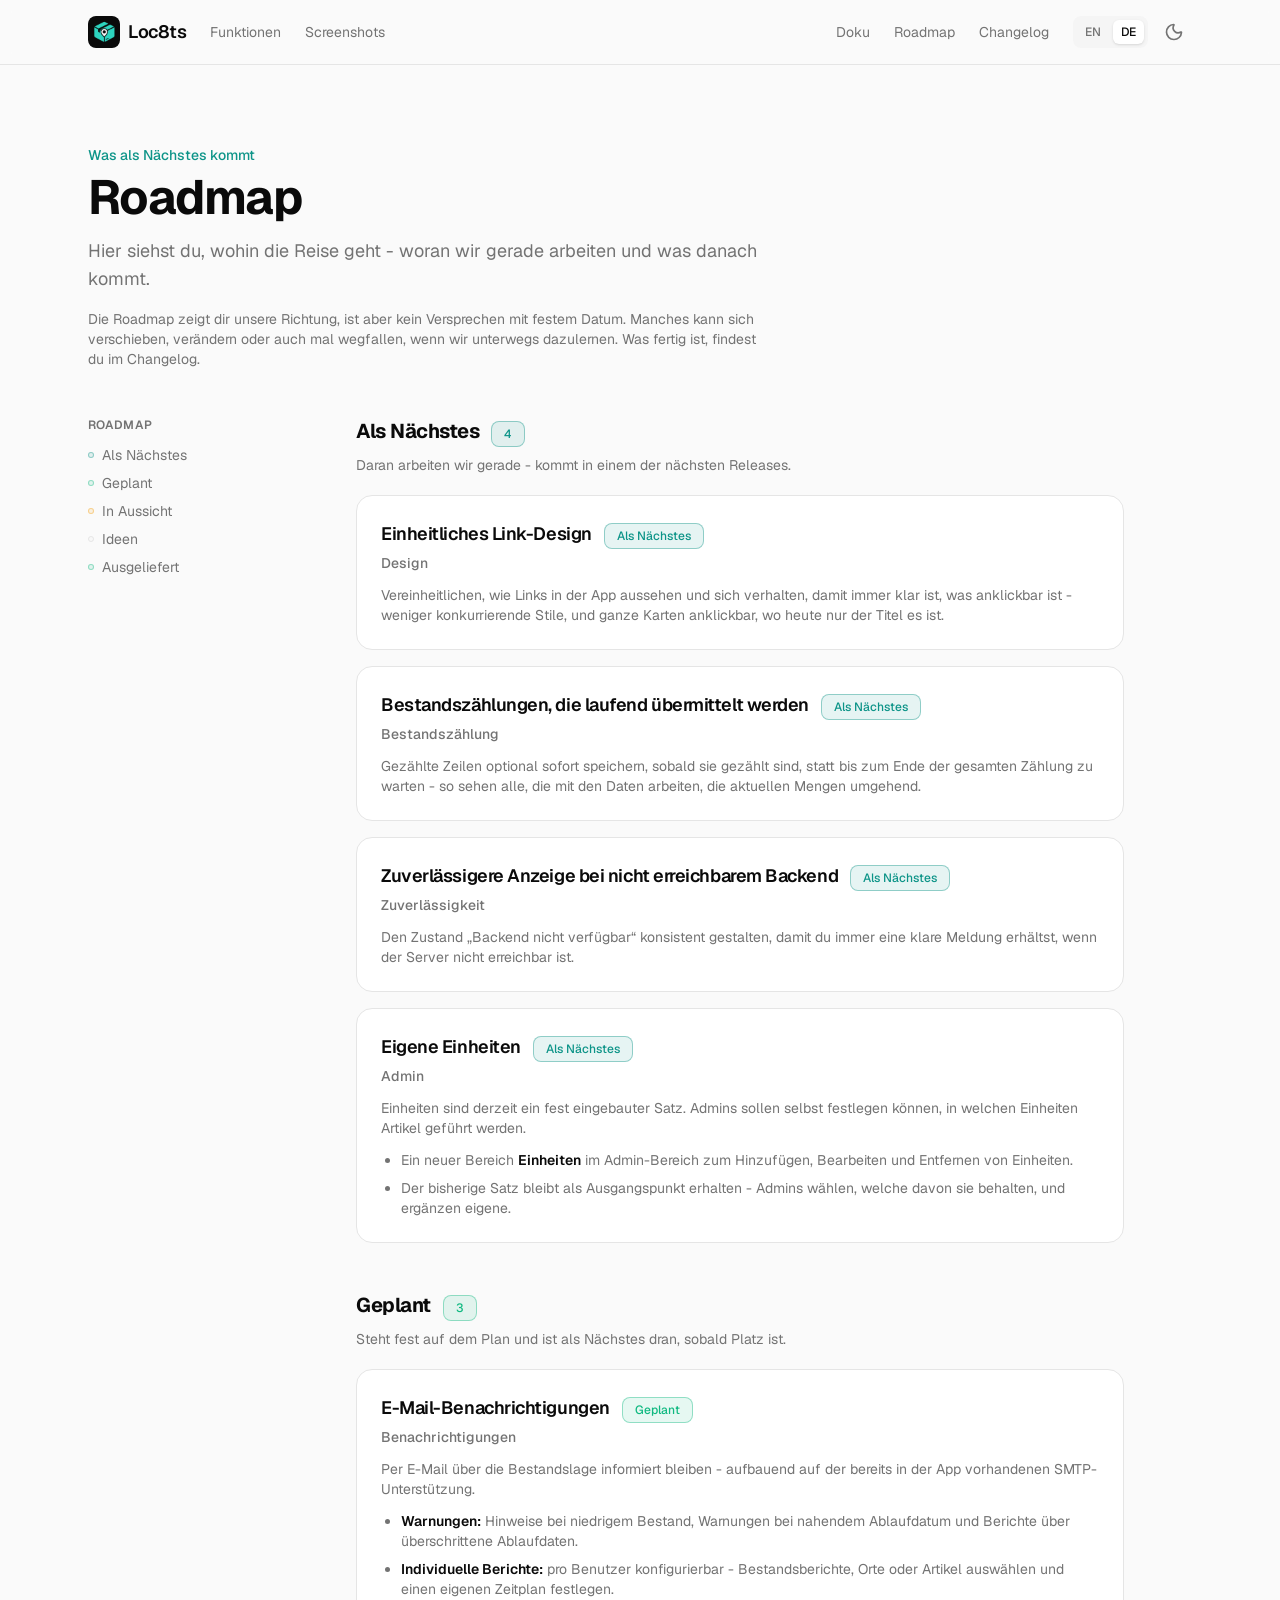
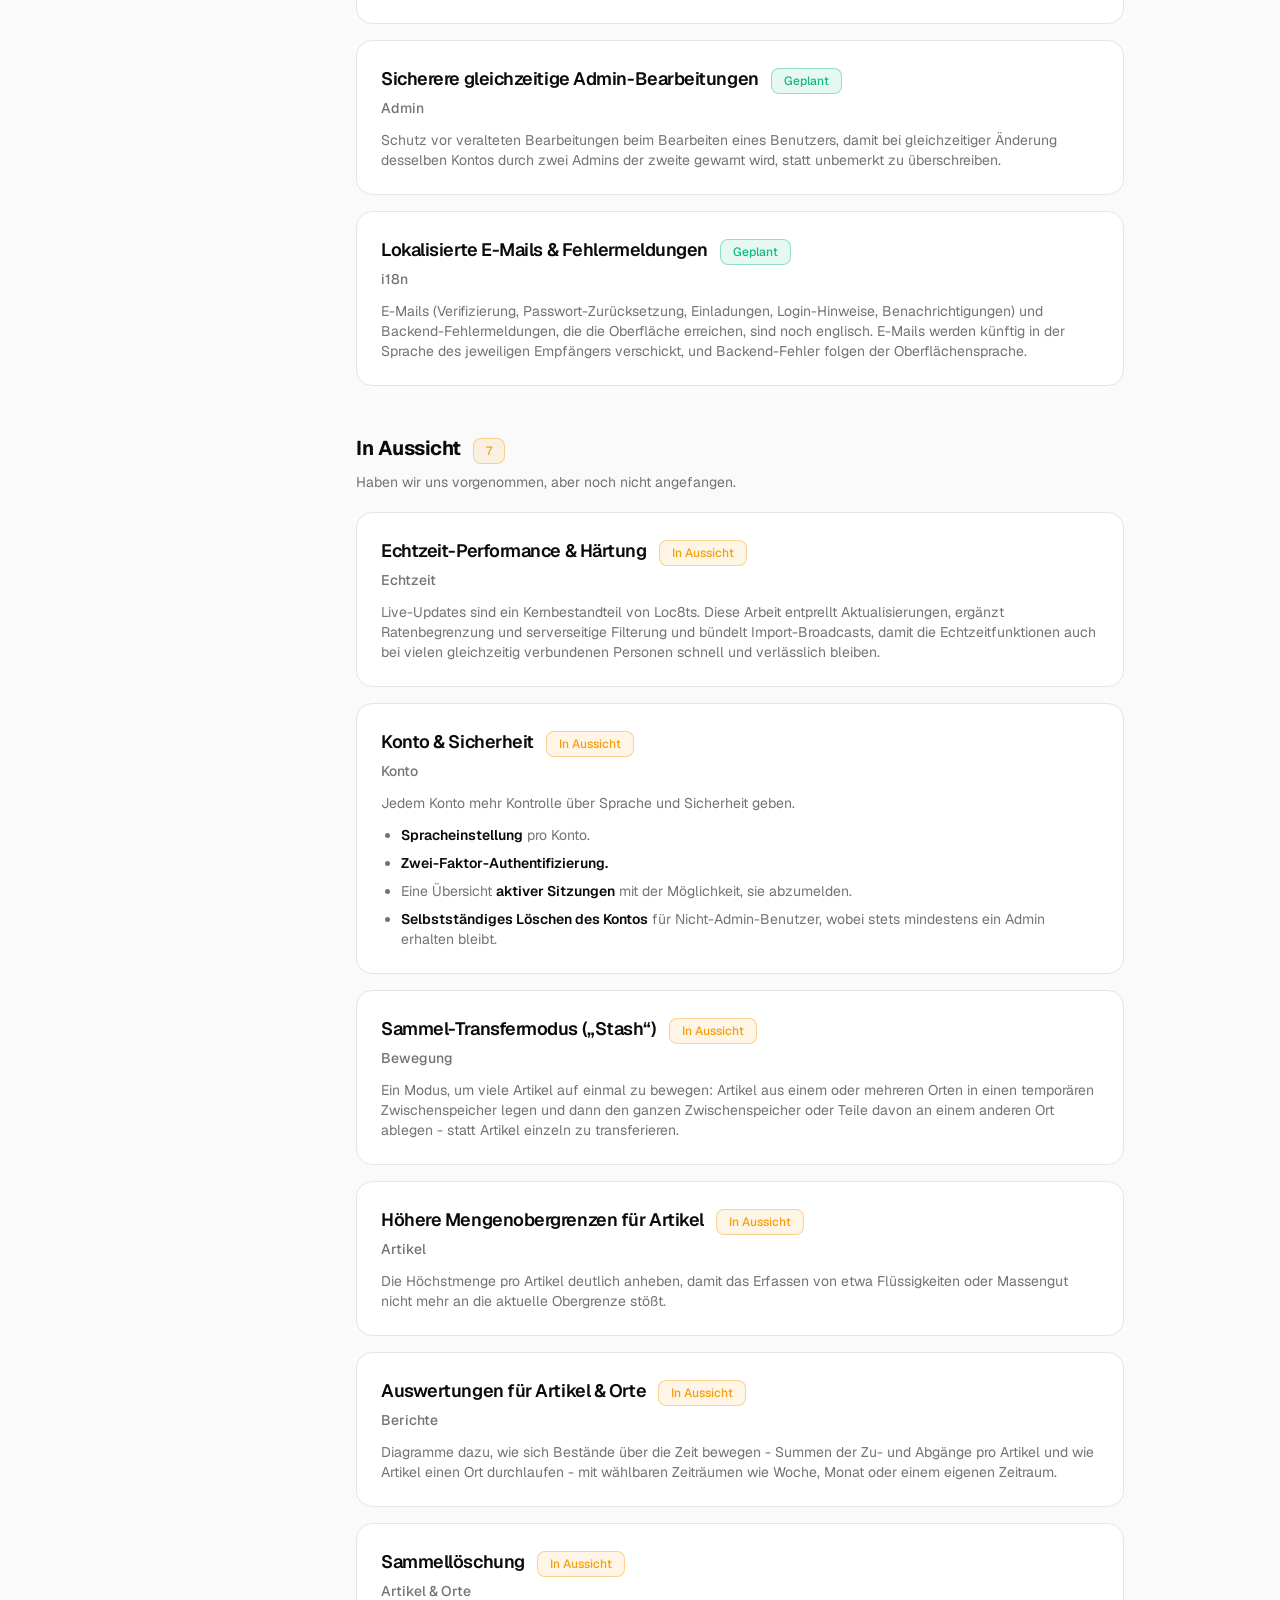
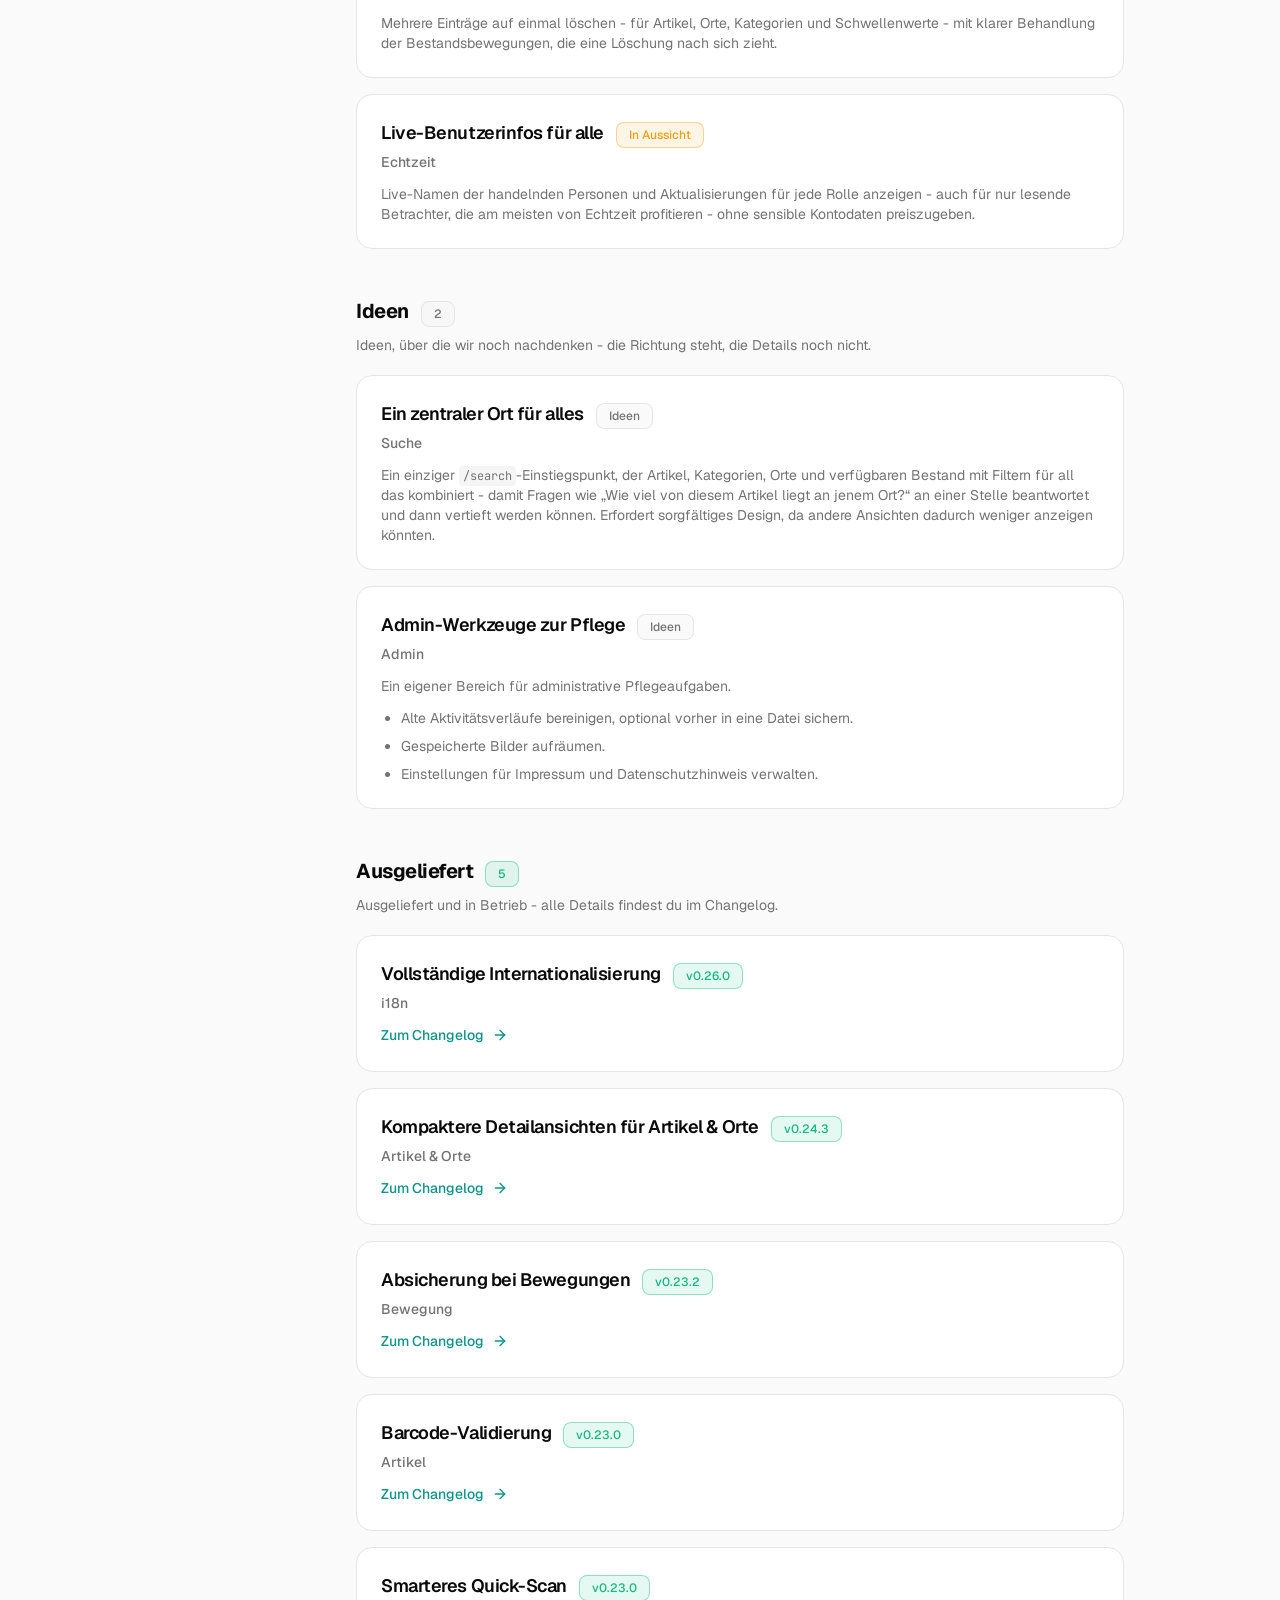
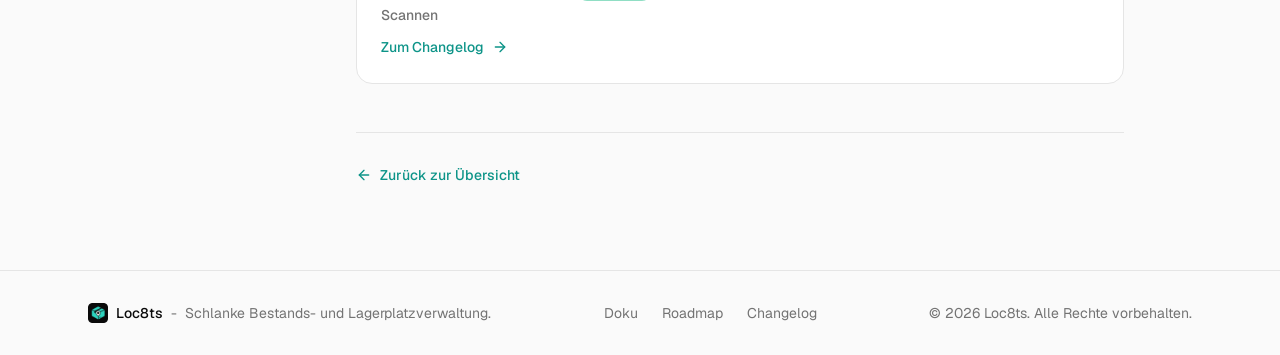
<file: de/roadmap.html>
<!doctype html>
<html lang="de" dir="ltr">
	<head>
		<meta charset="utf-8" />
		<meta name="viewport" content="width=device-width, initial-scale=1" />
		<link rel="icon" href="/favicon.ico" sizes="any" />
		<link rel="icon" type="image/png" sizes="32x32" href="/favicon-32x32.png" />
		<link rel="icon" type="image/png" sizes="16x16" href="/favicon-16x16.png" />
		<link rel="apple-touch-icon" href="/apple-touch-icon.png" />
		<link rel="manifest" href="/site.webmanifest" />
		<meta name="theme-color" media="(prefers-color-scheme: light)" content="#fafafa" />
		<meta name="theme-color" media="(prefers-color-scheme: dark)" content="#0a0a0a" />
		<link href="/_app/immutable/entry/start.BuN2Lisn.js" rel="modulepreload">
		<link href="/_app/immutable/chunks/CWsqyEpt.js" rel="modulepreload">
		<link href="/_app/immutable/chunks/3wZELoAi.js" rel="modulepreload">
		<link href="/_app/immutable/entry/app.B5LOl0FC.js" rel="modulepreload">
		<link href="/_app/immutable/chunks/vA84O1w2.js" rel="modulepreload">
		<link href="/_app/immutable/nodes/0.Ctbv4abP.js" rel="modulepreload">
		<link href="/_app/immutable/chunks/_E4xmksi.js" rel="modulepreload">
		<link href="/_app/immutable/nodes/6.cuBBXKjR.js" rel="modulepreload">
		<link href="/_app/immutable/chunks/C0-8NefA.js" rel="modulepreload">
		<link href="/_app/immutable/chunks/gRcLRU-H.js" rel="modulepreload">
		<link href="/_app/immutable/chunks/x26cB2KQ.js" rel="modulepreload">
		<link href="/_app/immutable/chunks/BavARoYF.js" rel="modulepreload">
		<link href="/_app/immutable/chunks/Ph5XiAe3.js" rel="modulepreload">
		<link href="/_app/immutable/chunks/CWL_M8KL.js" rel="modulepreload">
		<!--1bad6w3--><meta name="description" content="So geht es mit Loc8ts weiter: Woran wir gerade arbeiten und was du später erwarten kannst."/><!----><title>Roadmap - Loc8ts</title>
		<link href="/_app/immutable/assets/0.BZqA30u1.css" rel="stylesheet">
		<script>
			(function () {
				try {
					let theme = localStorage.getItem('theme');
					let isDark = theme === 'dark' || (!theme && window.matchMedia('(prefers-color-scheme: dark)').matches);
					if (isDark) {
						document.documentElement.classList.add('dark');
						document.documentElement.style.backgroundColor = '#0a0a0a';
					} else {
						document.documentElement.style.backgroundColor = '#fafafa';
					}
				} catch (e) {}
			})();
		</script>
	</head>

	<body data-sveltekit-preload-data="hover">
		<div style="display: contents"><!--[--><!--[0--><!--[--><!--[--><div class="flex min-h-screen flex-col"><header class="sticky top-0 z-50 border-b border-border bg-background/80 backdrop-blur supports-[backdrop-filter]:bg-background/60"><div class="mx-auto flex h-16 max-w-6xl items-center justify-between px-4 sm:px-6"><div class="flex items-center gap-6"><a href="/de" class="flex items-center gap-2 text-lg font-semibold tracking-tight"><img src="/favicon-192x192.png" alt="" class="h-8 w-8 rounded-md"/> Loc8ts</a> <nav class="hidden items-center gap-6 text-sm text-muted-foreground sm:flex"><a href="/de#features" class="transition-colors hover:text-foreground">Funktionen</a> <a href="/de#screenshots" class="transition-colors hover:text-foreground">Screenshots</a></nav></div> <div class="flex items-center gap-4 sm:gap-6"><nav class="hidden items-center gap-6 text-sm text-muted-foreground sm:flex"><a href="/de/docs" class="transition-colors hover:text-foreground">Doku</a> <a href="/de/roadmap" class="transition-colors hover:text-foreground">Roadmap</a> <a href="/de/changelog" class="transition-colors hover:text-foreground">Changelog</a></nav> <div class="flex items-center gap-2"><nav aria-label="Sprache wechseln" class="flex items-center gap-1 rounded-md bg-muted p-1"><!--[--><a href="/roadmap" data-sveltekit-reload="" class="rounded-sm px-2 py-1 text-xs font-medium uppercase transition-colors text-muted-foreground hover:text-foreground">en</a><a href="/de/roadmap" data-sveltekit-reload="" aria-current="page" class="rounded-sm px-2 py-1 text-xs font-medium uppercase transition-colors bg-card text-foreground shadow-sm">de</a><!--]--></nav><!----> <button type="button" aria-label="Dunkelmodus umschalten" class="inline-flex h-9 w-9 items-center justify-center rounded-md text-muted-foreground transition-colors hover:bg-muted hover:text-foreground"><!--[-1--><svg xmlns="http://www.w3.org/2000/svg" width="24" height="24" viewBox="0 0 24 24" fill="none" stroke="currentColor" stroke-width="2" stroke-linecap="round" stroke-linejoin="round" class="lucide lucide-moon lucide-icon h-5 w-5" aria-hidden="true"><!--[--><!----><path d="M20.985 12.486a9 9 0 1 1-9.473-9.472c.405-.022.617.46.402.803a6 6 0 0 0 8.268 8.268c.344-.215.825-.004.803.401"><!----></path><!----><!--]--><!----></svg><!--]--></button><!----> <button type="button" aria-label="Menü öffnen" aria-expanded="false" aria-controls="mobile-nav" class="inline-flex h-9 w-9 items-center justify-center rounded-md text-muted-foreground transition-colors hover:bg-muted hover:text-foreground sm:hidden"><!--[-1--><svg xmlns="http://www.w3.org/2000/svg" width="24" height="24" viewBox="0 0 24 24" fill="none" stroke="currentColor" stroke-width="2" stroke-linecap="round" stroke-linejoin="round" class="lucide lucide-menu lucide-icon h-5 w-5" aria-hidden="true"><!--[--><!----><path d="M4 5h16"><!----></path><!----><!----><path d="M4 12h16"><!----></path><!----><!----><path d="M4 19h16"><!----></path><!----><!--]--><!----></svg><!--]--></button></div></div></div> <nav id="mobile-nav" class="border-t border-border bg-background px-4 py-2 text-sm text-muted-foreground sm:hidden hidden"><a href="/de#features" class="block rounded-md px-2 py-3 transition-colors hover:bg-muted hover:text-foreground">Funktionen</a> <a href="/de#screenshots" class="block rounded-md px-2 py-3 transition-colors hover:bg-muted hover:text-foreground">Screenshots</a> <hr class="my-2 border-border"/> <a href="/de/docs" class="block rounded-md px-2 py-3 transition-colors hover:bg-muted hover:text-foreground">Doku</a> <a href="/de/roadmap" class="block rounded-md px-2 py-3 transition-colors hover:bg-muted hover:text-foreground">Roadmap</a> <a href="/de/changelog" class="block rounded-md px-2 py-3 transition-colors hover:bg-muted hover:text-foreground">Changelog</a></nav></header><!----> <main id="top" class="flex-1"><div class="mx-auto max-w-6xl px-4 py-16 sm:px-6 sm:py-20"><header class="max-w-2xl"><p class="text-sm font-medium text-primary">Was als Nächstes kommt</p> <h1 class="mt-2 text-4xl font-bold tracking-tight sm:text-5xl">Roadmap</h1> <p class="mt-4 text-lg text-muted-foreground">Hier siehst du, wohin die Reise geht - woran wir gerade arbeiten und was danach kommt.</p> <p class="mt-4 text-sm text-muted-foreground">Die Roadmap zeigt dir unsere Richtung, ist aber kein Versprechen mit festem Datum. Manches kann sich verschieben, verändern oder auch mal wegfallen, wenn wir unterwegs dazulernen. Was fertig ist, findest du im Changelog.</p></header> <div class="mt-12 gap-12 lg:grid lg:grid-cols-[220px_1fr]"><aside class="mb-10 lg:mb-0"><nav class="lg:sticky lg:top-24" aria-label="Roadmap"><p class="rounded-md border border-border bg-card px-3 py-2 text-xs font-semibold uppercase tracking-wide text-muted-foreground lg:border-0 lg:bg-transparent lg:px-0 lg:py-0">Roadmap</p> <ul class="mt-2 space-y-2 rounded-md border border-border bg-card p-3 text-sm lg:mt-3 lg:border-0 lg:bg-transparent lg:p-0"><!--[--><li><a href="#phase-next" class="flex items-center gap-2 text-muted-foreground transition-colors hover:text-foreground"><span class="h-1.5 w-1.5 shrink-0 rounded-full border border-primary/40 bg-primary/10 text-primary"></span> Als Nächstes</a></li><li><a href="#phase-planned" class="flex items-center gap-2 text-muted-foreground transition-colors hover:text-foreground"><span class="h-1.5 w-1.5 shrink-0 rounded-full border border-success/40 bg-success/10 text-success"></span> Geplant</a></li><li><a href="#phase-horizon" class="flex items-center gap-2 text-muted-foreground transition-colors hover:text-foreground"><span class="h-1.5 w-1.5 shrink-0 rounded-full border border-warning/40 bg-warning/10 text-warning"></span> In Aussicht</a></li><li><a href="#phase-exploring" class="flex items-center gap-2 text-muted-foreground transition-colors hover:text-foreground"><span class="h-1.5 w-1.5 shrink-0 rounded-full border border-border bg-muted/50 text-muted-foreground"></span> Ideen</a></li><li><a href="#phase-shipped" class="flex items-center gap-2 text-muted-foreground transition-colors hover:text-foreground"><span class="h-1.5 w-1.5 shrink-0 rounded-full border border-success/40 bg-success/10 text-success"></span> Ausgeliefert</a></li><!--]--></ul></nav></aside> <div class="max-w-3xl space-y-12"><!--[--><section id="phase-next" class="scroll-mt-24"><div class="flex flex-wrap items-baseline gap-x-3 gap-y-1"><h2 class="text-xl font-bold tracking-tight">Als Nächstes</h2> <span class="inline-flex items-center rounded-md border border-primary/40 bg-primary/10 text-primary px-3 py-1 text-xs font-medium">4</span></div> <p class="mt-2 text-sm text-muted-foreground">Daran arbeiten wir gerade - kommt in einem der nächsten Releases.</p> <div class="mt-5 space-y-4"><!--[--><article class="rounded-xl border border-border bg-card p-5 sm:p-6"><div class="flex flex-wrap items-baseline gap-x-3 gap-y-1"><h3 class="text-lg font-semibold tracking-tight">Einheitliches Link-Design</h3> <span class="order-last inline-flex items-center whitespace-nowrap rounded-md border sm:order-none border-primary/40 bg-primary/10 text-primary px-3 py-1 text-xs font-medium"><!--[-1-->Als Nächstes<!--]--></span> <!--[0--><p class="w-full text-sm font-medium text-muted-foreground sm:order-last">Design</p><!--]--></div> <!--[-1--><!--]--> <!--[0--><p class="mt-3 text-sm text-muted-foreground"><!--[--><!--[-1-->Vereinheitlichen, wie Links in der App aussehen und sich verhalten, damit immer klar ist, was anklickbar ist - weniger konkurrierende Stile, und ganze Karten anklickbar, wo heute nur der Titel es ist.<!--]--><!--]--></p><!--]--> <!--[-1--><!--]--></article><article class="rounded-xl border border-border bg-card p-5 sm:p-6"><div class="flex flex-wrap items-baseline gap-x-3 gap-y-1"><h3 class="text-lg font-semibold tracking-tight">Bestandszählungen, die laufend übermittelt werden</h3> <span class="order-last inline-flex items-center whitespace-nowrap rounded-md border sm:order-none border-primary/40 bg-primary/10 text-primary px-3 py-1 text-xs font-medium"><!--[-1-->Als Nächstes<!--]--></span> <!--[0--><p class="w-full text-sm font-medium text-muted-foreground sm:order-last">Bestandszählung</p><!--]--></div> <!--[-1--><!--]--> <!--[0--><p class="mt-3 text-sm text-muted-foreground"><!--[--><!--[-1-->Gezählte Zeilen optional sofort speichern, sobald sie gezählt sind, statt bis zum Ende der gesamten Zählung zu warten - so sehen alle, die mit den Daten arbeiten, die aktuellen Mengen umgehend.<!--]--><!--]--></p><!--]--> <!--[-1--><!--]--></article><article class="rounded-xl border border-border bg-card p-5 sm:p-6"><div class="flex flex-wrap items-baseline gap-x-3 gap-y-1"><h3 class="text-lg font-semibold tracking-tight">Zuverlässigere Anzeige bei nicht erreichbarem Backend</h3> <span class="order-last inline-flex items-center whitespace-nowrap rounded-md border sm:order-none border-primary/40 bg-primary/10 text-primary px-3 py-1 text-xs font-medium"><!--[-1-->Als Nächstes<!--]--></span> <!--[0--><p class="w-full text-sm font-medium text-muted-foreground sm:order-last">Zuverlässigkeit</p><!--]--></div> <!--[-1--><!--]--> <!--[0--><p class="mt-3 text-sm text-muted-foreground"><!--[--><!--[-1-->Den Zustand „Backend nicht verfügbar“ konsistent gestalten, damit du immer eine klare Meldung erhältst, wenn der Server nicht erreichbar ist.<!--]--><!--]--></p><!--]--> <!--[-1--><!--]--></article><article class="rounded-xl border border-border bg-card p-5 sm:p-6"><div class="flex flex-wrap items-baseline gap-x-3 gap-y-1"><h3 class="text-lg font-semibold tracking-tight">Eigene Einheiten</h3> <span class="order-last inline-flex items-center whitespace-nowrap rounded-md border sm:order-none border-primary/40 bg-primary/10 text-primary px-3 py-1 text-xs font-medium"><!--[-1-->Als Nächstes<!--]--></span> <!--[0--><p class="w-full text-sm font-medium text-muted-foreground sm:order-last">Admin</p><!--]--></div> <!--[-1--><!--]--> <!--[0--><p class="mt-3 text-sm text-muted-foreground"><!--[--><!--[-1-->Einheiten sind derzeit ein fest eingebauter Satz. Admins sollen selbst festlegen können, in welchen Einheiten Artikel geführt werden.<!--]--><!--]--></p><!--]--> <!--[0--><ul class="mt-3 list-disc space-y-2 pl-5 text-sm text-muted-foreground"><!--[--><li><!--[--><!--[-1-->Ein neuer Bereich <!--]--><!--[1--><strong class="font-semibold text-foreground">Einheiten</strong><!--]--><!--[-1--> im Admin-Bereich zum Hinzufügen, Bearbeiten und Entfernen von Einheiten.<!--]--><!--]--></li><li><!--[--><!--[-1-->Der bisherige Satz bleibt als Ausgangspunkt erhalten - Admins wählen, welche davon sie behalten, und ergänzen eigene.<!--]--><!--]--></li><!--]--></ul><!--]--></article><!--]--></div></section><section id="phase-planned" class="scroll-mt-24"><div class="flex flex-wrap items-baseline gap-x-3 gap-y-1"><h2 class="text-xl font-bold tracking-tight">Geplant</h2> <span class="inline-flex items-center rounded-md border border-success/40 bg-success/10 text-success px-3 py-1 text-xs font-medium">3</span></div> <p class="mt-2 text-sm text-muted-foreground">Steht fest auf dem Plan und ist als Nächstes dran, sobald Platz ist.</p> <div class="mt-5 space-y-4"><!--[--><article class="rounded-xl border border-border bg-card p-5 sm:p-6"><div class="flex flex-wrap items-baseline gap-x-3 gap-y-1"><h3 class="text-lg font-semibold tracking-tight">E-Mail-Benachrichtigungen</h3> <span class="order-last inline-flex items-center whitespace-nowrap rounded-md border sm:order-none border-success/40 bg-success/10 text-success px-3 py-1 text-xs font-medium"><!--[-1-->Geplant<!--]--></span> <!--[0--><p class="w-full text-sm font-medium text-muted-foreground sm:order-last">Benachrichtigungen</p><!--]--></div> <!--[-1--><!--]--> <!--[0--><p class="mt-3 text-sm text-muted-foreground"><!--[--><!--[-1-->Per E-Mail über die Bestandslage informiert bleiben - aufbauend auf der bereits in der App vorhandenen SMTP-Unterstützung.<!--]--><!--]--></p><!--]--> <!--[0--><ul class="mt-3 list-disc space-y-2 pl-5 text-sm text-muted-foreground"><!--[--><li><!--[--><!--[1--><strong class="font-semibold text-foreground">Warnungen:</strong><!--]--><!--[-1--> Hinweise bei niedrigem Bestand, Warnungen bei nahendem Ablaufdatum und Berichte über überschrittene Ablaufdaten.<!--]--><!--]--></li><li><!--[--><!--[1--><strong class="font-semibold text-foreground">Individuelle Berichte:</strong><!--]--><!--[-1--> pro Benutzer konfigurierbar - Bestandsberichte, Orte oder Artikel auswählen und einen eigenen Zeitplan festlegen.<!--]--><!--]--></li><!--]--></ul><!--]--></article><article class="rounded-xl border border-border bg-card p-5 sm:p-6"><div class="flex flex-wrap items-baseline gap-x-3 gap-y-1"><h3 class="text-lg font-semibold tracking-tight">Sicherere gleichzeitige Admin-Bearbeitungen</h3> <span class="order-last inline-flex items-center whitespace-nowrap rounded-md border sm:order-none border-success/40 bg-success/10 text-success px-3 py-1 text-xs font-medium"><!--[-1-->Geplant<!--]--></span> <!--[0--><p class="w-full text-sm font-medium text-muted-foreground sm:order-last">Admin</p><!--]--></div> <!--[-1--><!--]--> <!--[0--><p class="mt-3 text-sm text-muted-foreground"><!--[--><!--[-1-->Schutz vor veralteten Bearbeitungen beim Bearbeiten eines Benutzers, damit bei gleichzeitiger Änderung desselben Kontos durch zwei Admins der zweite gewarnt wird, statt unbemerkt zu überschreiben.<!--]--><!--]--></p><!--]--> <!--[-1--><!--]--></article><article class="rounded-xl border border-border bg-card p-5 sm:p-6"><div class="flex flex-wrap items-baseline gap-x-3 gap-y-1"><h3 class="text-lg font-semibold tracking-tight">Lokalisierte E-Mails &amp; Fehlermeldungen</h3> <span class="order-last inline-flex items-center whitespace-nowrap rounded-md border sm:order-none border-success/40 bg-success/10 text-success px-3 py-1 text-xs font-medium"><!--[-1-->Geplant<!--]--></span> <!--[0--><p class="w-full text-sm font-medium text-muted-foreground sm:order-last">i18n</p><!--]--></div> <!--[-1--><!--]--> <!--[0--><p class="mt-3 text-sm text-muted-foreground"><!--[--><!--[-1-->E-Mails (Verifizierung, Passwort-Zurücksetzung, Einladungen, Login-Hinweise, Benachrichtigungen) und Backend-Fehlermeldungen, die die Oberfläche erreichen, sind noch englisch. E-Mails werden künftig in der Sprache des jeweiligen Empfängers verschickt, und Backend-Fehler folgen der Oberflächensprache.<!--]--><!--]--></p><!--]--> <!--[-1--><!--]--></article><!--]--></div></section><section id="phase-horizon" class="scroll-mt-24"><div class="flex flex-wrap items-baseline gap-x-3 gap-y-1"><h2 class="text-xl font-bold tracking-tight">In Aussicht</h2> <span class="inline-flex items-center rounded-md border border-warning/40 bg-warning/10 text-warning px-3 py-1 text-xs font-medium">7</span></div> <p class="mt-2 text-sm text-muted-foreground">Haben wir uns vorgenommen, aber noch nicht angefangen.</p> <div class="mt-5 space-y-4"><!--[--><article class="rounded-xl border border-border bg-card p-5 sm:p-6"><div class="flex flex-wrap items-baseline gap-x-3 gap-y-1"><h3 class="text-lg font-semibold tracking-tight">Echtzeit-Performance &amp; Härtung</h3> <span class="order-last inline-flex items-center whitespace-nowrap rounded-md border sm:order-none border-warning/40 bg-warning/10 text-warning px-3 py-1 text-xs font-medium"><!--[-1-->In Aussicht<!--]--></span> <!--[0--><p class="w-full text-sm font-medium text-muted-foreground sm:order-last">Echtzeit</p><!--]--></div> <!--[-1--><!--]--> <!--[0--><p class="mt-3 text-sm text-muted-foreground"><!--[--><!--[-1-->Live-Updates sind ein Kernbestandteil von Loc8ts. Diese Arbeit entprellt Aktualisierungen, ergänzt Ratenbegrenzung und serverseitige Filterung und bündelt Import-Broadcasts, damit die Echtzeitfunktionen auch bei vielen gleichzeitig verbundenen Personen schnell und verlässlich bleiben.<!--]--><!--]--></p><!--]--> <!--[-1--><!--]--></article><article class="rounded-xl border border-border bg-card p-5 sm:p-6"><div class="flex flex-wrap items-baseline gap-x-3 gap-y-1"><h3 class="text-lg font-semibold tracking-tight">Konto &amp; Sicherheit</h3> <span class="order-last inline-flex items-center whitespace-nowrap rounded-md border sm:order-none border-warning/40 bg-warning/10 text-warning px-3 py-1 text-xs font-medium"><!--[-1-->In Aussicht<!--]--></span> <!--[0--><p class="w-full text-sm font-medium text-muted-foreground sm:order-last">Konto</p><!--]--></div> <!--[-1--><!--]--> <!--[0--><p class="mt-3 text-sm text-muted-foreground"><!--[--><!--[-1-->Jedem Konto mehr Kontrolle über Sprache und Sicherheit geben.<!--]--><!--]--></p><!--]--> <!--[0--><ul class="mt-3 list-disc space-y-2 pl-5 text-sm text-muted-foreground"><!--[--><li><!--[--><!--[1--><strong class="font-semibold text-foreground">Spracheinstellung</strong><!--]--><!--[-1--> pro Konto.<!--]--><!--]--></li><li><!--[--><!--[1--><strong class="font-semibold text-foreground">Zwei-Faktor-Authentifizierung.</strong><!--]--><!--]--></li><li><!--[--><!--[-1-->Eine Übersicht <!--]--><!--[1--><strong class="font-semibold text-foreground">aktiver Sitzungen</strong><!--]--><!--[-1--> mit der Möglichkeit, sie abzumelden.<!--]--><!--]--></li><li><!--[--><!--[1--><strong class="font-semibold text-foreground">Selbstständiges Löschen des Kontos</strong><!--]--><!--[-1--> für Nicht-Admin-Benutzer, wobei stets mindestens ein Admin erhalten bleibt.<!--]--><!--]--></li><!--]--></ul><!--]--></article><article class="rounded-xl border border-border bg-card p-5 sm:p-6"><div class="flex flex-wrap items-baseline gap-x-3 gap-y-1"><h3 class="text-lg font-semibold tracking-tight">Sammel-Transfermodus („Stash“)</h3> <span class="order-last inline-flex items-center whitespace-nowrap rounded-md border sm:order-none border-warning/40 bg-warning/10 text-warning px-3 py-1 text-xs font-medium"><!--[-1-->In Aussicht<!--]--></span> <!--[0--><p class="w-full text-sm font-medium text-muted-foreground sm:order-last">Bewegung</p><!--]--></div> <!--[-1--><!--]--> <!--[0--><p class="mt-3 text-sm text-muted-foreground"><!--[--><!--[-1-->Ein Modus, um viele Artikel auf einmal zu bewegen: Artikel aus einem oder mehreren Orten in einen temporären Zwischenspeicher legen und dann den ganzen Zwischenspeicher oder Teile davon an einem anderen Ort ablegen - statt Artikel einzeln zu transferieren.<!--]--><!--]--></p><!--]--> <!--[-1--><!--]--></article><article class="rounded-xl border border-border bg-card p-5 sm:p-6"><div class="flex flex-wrap items-baseline gap-x-3 gap-y-1"><h3 class="text-lg font-semibold tracking-tight">Höhere Mengenobergrenzen für Artikel</h3> <span class="order-last inline-flex items-center whitespace-nowrap rounded-md border sm:order-none border-warning/40 bg-warning/10 text-warning px-3 py-1 text-xs font-medium"><!--[-1-->In Aussicht<!--]--></span> <!--[0--><p class="w-full text-sm font-medium text-muted-foreground sm:order-last">Artikel</p><!--]--></div> <!--[-1--><!--]--> <!--[0--><p class="mt-3 text-sm text-muted-foreground"><!--[--><!--[-1-->Die Höchstmenge pro Artikel deutlich anheben, damit das Erfassen von etwa Flüssigkeiten oder Massengut nicht mehr an die aktuelle Obergrenze stößt.<!--]--><!--]--></p><!--]--> <!--[-1--><!--]--></article><article class="rounded-xl border border-border bg-card p-5 sm:p-6"><div class="flex flex-wrap items-baseline gap-x-3 gap-y-1"><h3 class="text-lg font-semibold tracking-tight">Auswertungen für Artikel &amp; Orte</h3> <span class="order-last inline-flex items-center whitespace-nowrap rounded-md border sm:order-none border-warning/40 bg-warning/10 text-warning px-3 py-1 text-xs font-medium"><!--[-1-->In Aussicht<!--]--></span> <!--[0--><p class="w-full text-sm font-medium text-muted-foreground sm:order-last">Berichte</p><!--]--></div> <!--[-1--><!--]--> <!--[0--><p class="mt-3 text-sm text-muted-foreground"><!--[--><!--[-1-->Diagramme dazu, wie sich Bestände über die Zeit bewegen - Summen der Zu- und Abgänge pro Artikel und wie Artikel einen Ort durchlaufen - mit wählbaren Zeiträumen wie Woche, Monat oder einem eigenen Zeitraum.<!--]--><!--]--></p><!--]--> <!--[-1--><!--]--></article><article class="rounded-xl border border-border bg-card p-5 sm:p-6"><div class="flex flex-wrap items-baseline gap-x-3 gap-y-1"><h3 class="text-lg font-semibold tracking-tight">Sammellöschung</h3> <span class="order-last inline-flex items-center whitespace-nowrap rounded-md border sm:order-none border-warning/40 bg-warning/10 text-warning px-3 py-1 text-xs font-medium"><!--[-1-->In Aussicht<!--]--></span> <!--[0--><p class="w-full text-sm font-medium text-muted-foreground sm:order-last">Artikel &amp; Orte</p><!--]--></div> <!--[-1--><!--]--> <!--[0--><p class="mt-3 text-sm text-muted-foreground"><!--[--><!--[-1-->Mehrere Einträge auf einmal löschen - für Artikel, Orte, Kategorien und Schwellenwerte - mit klarer Behandlung der Bestandsbewegungen, die eine Löschung nach sich zieht.<!--]--><!--]--></p><!--]--> <!--[-1--><!--]--></article><article class="rounded-xl border border-border bg-card p-5 sm:p-6"><div class="flex flex-wrap items-baseline gap-x-3 gap-y-1"><h3 class="text-lg font-semibold tracking-tight">Live-Benutzerinfos für alle</h3> <span class="order-last inline-flex items-center whitespace-nowrap rounded-md border sm:order-none border-warning/40 bg-warning/10 text-warning px-3 py-1 text-xs font-medium"><!--[-1-->In Aussicht<!--]--></span> <!--[0--><p class="w-full text-sm font-medium text-muted-foreground sm:order-last">Echtzeit</p><!--]--></div> <!--[-1--><!--]--> <!--[0--><p class="mt-3 text-sm text-muted-foreground"><!--[--><!--[-1-->Live-Namen der handelnden Personen und Aktualisierungen für jede Rolle anzeigen - auch für nur lesende Betrachter, die am meisten von Echtzeit profitieren - ohne sensible Kontodaten preiszugeben.<!--]--><!--]--></p><!--]--> <!--[-1--><!--]--></article><!--]--></div></section><section id="phase-exploring" class="scroll-mt-24"><div class="flex flex-wrap items-baseline gap-x-3 gap-y-1"><h2 class="text-xl font-bold tracking-tight">Ideen</h2> <span class="inline-flex items-center rounded-md border border-border bg-muted/50 text-muted-foreground px-3 py-1 text-xs font-medium">2</span></div> <p class="mt-2 text-sm text-muted-foreground">Ideen, über die wir noch nachdenken - die Richtung steht, die Details noch nicht.</p> <div class="mt-5 space-y-4"><!--[--><article class="rounded-xl border border-border bg-card p-5 sm:p-6"><div class="flex flex-wrap items-baseline gap-x-3 gap-y-1"><h3 class="text-lg font-semibold tracking-tight">Ein zentraler Ort für alles</h3> <span class="order-last inline-flex items-center whitespace-nowrap rounded-md border sm:order-none border-border bg-muted/50 text-muted-foreground px-3 py-1 text-xs font-medium"><!--[-1-->Ideen<!--]--></span> <!--[0--><p class="w-full text-sm font-medium text-muted-foreground sm:order-last">Suche</p><!--]--></div> <!--[-1--><!--]--> <!--[0--><p class="mt-3 text-sm text-muted-foreground"><!--[--><!--[-1-->Ein einziger <!--]--><!--[0--><code class="rounded bg-muted px-1 py-0.5 font-mono text-[0.85em]">/search</code><!--]--><!--[-1-->-Einstiegspunkt, der Artikel, Kategorien, Orte und verfügbaren Bestand mit Filtern für all das kombiniert - damit Fragen wie „Wie viel von diesem Artikel liegt an jenem Ort?“ an einer Stelle beantwortet und dann vertieft werden können. Erfordert sorgfältiges Design, da andere Ansichten dadurch weniger anzeigen könnten.<!--]--><!--]--></p><!--]--> <!--[-1--><!--]--></article><article class="rounded-xl border border-border bg-card p-5 sm:p-6"><div class="flex flex-wrap items-baseline gap-x-3 gap-y-1"><h3 class="text-lg font-semibold tracking-tight">Admin-Werkzeuge zur Pflege</h3> <span class="order-last inline-flex items-center whitespace-nowrap rounded-md border sm:order-none border-border bg-muted/50 text-muted-foreground px-3 py-1 text-xs font-medium"><!--[-1-->Ideen<!--]--></span> <!--[0--><p class="w-full text-sm font-medium text-muted-foreground sm:order-last">Admin</p><!--]--></div> <!--[-1--><!--]--> <!--[0--><p class="mt-3 text-sm text-muted-foreground"><!--[--><!--[-1-->Ein eigener Bereich für administrative Pflegeaufgaben.<!--]--><!--]--></p><!--]--> <!--[0--><ul class="mt-3 list-disc space-y-2 pl-5 text-sm text-muted-foreground"><!--[--><li><!--[--><!--[-1-->Alte Aktivitätsverläufe bereinigen, optional vorher in eine Datei sichern.<!--]--><!--]--></li><li><!--[--><!--[-1-->Gespeicherte Bilder aufräumen.<!--]--><!--]--></li><li><!--[--><!--[-1-->Einstellungen für Impressum und Datenschutzhinweis verwalten.<!--]--><!--]--></li><!--]--></ul><!--]--></article><!--]--></div></section><section id="phase-shipped" class="scroll-mt-24"><div class="flex flex-wrap items-baseline gap-x-3 gap-y-1"><h2 class="text-xl font-bold tracking-tight">Ausgeliefert</h2> <span class="inline-flex items-center rounded-md border border-success/40 bg-success/10 text-success px-3 py-1 text-xs font-medium">5</span></div> <p class="mt-2 text-sm text-muted-foreground">Ausgeliefert und in Betrieb - alle Details findest du im Changelog.</p> <div class="mt-5 space-y-4"><!--[--><article class="rounded-xl border border-border bg-card p-5 sm:p-6"><div class="flex flex-wrap items-baseline gap-x-3 gap-y-1"><h3 class="text-lg font-semibold tracking-tight">Vollständige Internationalisierung</h3> <span class="order-last inline-flex items-center whitespace-nowrap rounded-md border sm:order-none border-success/40 bg-success/10 text-success px-3 py-1 text-xs font-medium"><!--[0-->v0.26.0<!--]--></span> <!--[0--><p class="w-full text-sm font-medium text-muted-foreground sm:order-last">i18n</p><!--]--></div> <!--[0--><a href="/de/changelog#v0.26.0" class="mt-3 inline-flex items-center gap-2 text-sm font-medium text-primary transition-opacity hover:opacity-80">Zum Changelog <svg xmlns="http://www.w3.org/2000/svg" width="24" height="24" viewBox="0 0 24 24" fill="none" stroke="currentColor" stroke-width="2" stroke-linecap="round" stroke-linejoin="round" class="lucide lucide-arrow-right lucide-icon h-4 w-4" aria-hidden="true"><!--[--><!----><path d="M5 12h14"><!----></path><!----><!----><path d="m12 5 7 7-7 7"><!----></path><!----><!--]--><!----></svg><!----></a><!--]--> <!--[-1--><!--]--> <!--[-1--><!--]--></article><article class="rounded-xl border border-border bg-card p-5 sm:p-6"><div class="flex flex-wrap items-baseline gap-x-3 gap-y-1"><h3 class="text-lg font-semibold tracking-tight">Kompaktere Detailansichten für Artikel &amp; Orte</h3> <span class="order-last inline-flex items-center whitespace-nowrap rounded-md border sm:order-none border-success/40 bg-success/10 text-success px-3 py-1 text-xs font-medium"><!--[0-->v0.24.3<!--]--></span> <!--[0--><p class="w-full text-sm font-medium text-muted-foreground sm:order-last">Artikel &amp; Orte</p><!--]--></div> <!--[0--><a href="/de/changelog#v0.24.3" class="mt-3 inline-flex items-center gap-2 text-sm font-medium text-primary transition-opacity hover:opacity-80">Zum Changelog <svg xmlns="http://www.w3.org/2000/svg" width="24" height="24" viewBox="0 0 24 24" fill="none" stroke="currentColor" stroke-width="2" stroke-linecap="round" stroke-linejoin="round" class="lucide lucide-arrow-right lucide-icon h-4 w-4" aria-hidden="true"><!--[--><!----><path d="M5 12h14"><!----></path><!----><!----><path d="m12 5 7 7-7 7"><!----></path><!----><!--]--><!----></svg><!----></a><!--]--> <!--[-1--><!--]--> <!--[-1--><!--]--></article><article class="rounded-xl border border-border bg-card p-5 sm:p-6"><div class="flex flex-wrap items-baseline gap-x-3 gap-y-1"><h3 class="text-lg font-semibold tracking-tight">Absicherung bei Bewegungen</h3> <span class="order-last inline-flex items-center whitespace-nowrap rounded-md border sm:order-none border-success/40 bg-success/10 text-success px-3 py-1 text-xs font-medium"><!--[0-->v0.23.2<!--]--></span> <!--[0--><p class="w-full text-sm font-medium text-muted-foreground sm:order-last">Bewegung</p><!--]--></div> <!--[0--><a href="/de/changelog#v0.23.2" class="mt-3 inline-flex items-center gap-2 text-sm font-medium text-primary transition-opacity hover:opacity-80">Zum Changelog <svg xmlns="http://www.w3.org/2000/svg" width="24" height="24" viewBox="0 0 24 24" fill="none" stroke="currentColor" stroke-width="2" stroke-linecap="round" stroke-linejoin="round" class="lucide lucide-arrow-right lucide-icon h-4 w-4" aria-hidden="true"><!--[--><!----><path d="M5 12h14"><!----></path><!----><!----><path d="m12 5 7 7-7 7"><!----></path><!----><!--]--><!----></svg><!----></a><!--]--> <!--[-1--><!--]--> <!--[-1--><!--]--></article><article class="rounded-xl border border-border bg-card p-5 sm:p-6"><div class="flex flex-wrap items-baseline gap-x-3 gap-y-1"><h3 class="text-lg font-semibold tracking-tight">Barcode-Validierung</h3> <span class="order-last inline-flex items-center whitespace-nowrap rounded-md border sm:order-none border-success/40 bg-success/10 text-success px-3 py-1 text-xs font-medium"><!--[0-->v0.23.0<!--]--></span> <!--[0--><p class="w-full text-sm font-medium text-muted-foreground sm:order-last">Artikel</p><!--]--></div> <!--[0--><a href="/de/changelog#v0.23.0" class="mt-3 inline-flex items-center gap-2 text-sm font-medium text-primary transition-opacity hover:opacity-80">Zum Changelog <svg xmlns="http://www.w3.org/2000/svg" width="24" height="24" viewBox="0 0 24 24" fill="none" stroke="currentColor" stroke-width="2" stroke-linecap="round" stroke-linejoin="round" class="lucide lucide-arrow-right lucide-icon h-4 w-4" aria-hidden="true"><!--[--><!----><path d="M5 12h14"><!----></path><!----><!----><path d="m12 5 7 7-7 7"><!----></path><!----><!--]--><!----></svg><!----></a><!--]--> <!--[-1--><!--]--> <!--[-1--><!--]--></article><article class="rounded-xl border border-border bg-card p-5 sm:p-6"><div class="flex flex-wrap items-baseline gap-x-3 gap-y-1"><h3 class="text-lg font-semibold tracking-tight">Smarteres Quick-Scan</h3> <span class="order-last inline-flex items-center whitespace-nowrap rounded-md border sm:order-none border-success/40 bg-success/10 text-success px-3 py-1 text-xs font-medium"><!--[0-->v0.23.0<!--]--></span> <!--[0--><p class="w-full text-sm font-medium text-muted-foreground sm:order-last">Scannen</p><!--]--></div> <!--[0--><a href="/de/changelog#v0.23.0" class="mt-3 inline-flex items-center gap-2 text-sm font-medium text-primary transition-opacity hover:opacity-80">Zum Changelog <svg xmlns="http://www.w3.org/2000/svg" width="24" height="24" viewBox="0 0 24 24" fill="none" stroke="currentColor" stroke-width="2" stroke-linecap="round" stroke-linejoin="round" class="lucide lucide-arrow-right lucide-icon h-4 w-4" aria-hidden="true"><!--[--><!----><path d="M5 12h14"><!----></path><!----><!----><path d="m12 5 7 7-7 7"><!----></path><!----><!--]--><!----></svg><!----></a><!--]--> <!--[-1--><!--]--> <!--[-1--><!--]--></article><!--]--></div></section><!--]--> <div class="border-t border-border pt-8"><a href="/de" class="inline-flex items-center gap-2 text-sm font-medium text-primary transition-opacity hover:opacity-80"><svg xmlns="http://www.w3.org/2000/svg" width="24" height="24" viewBox="0 0 24 24" fill="none" stroke="currentColor" stroke-width="2" stroke-linecap="round" stroke-linejoin="round" class="lucide lucide-arrow-left lucide-icon h-4 w-4" aria-hidden="true"><!--[--><!----><path d="m12 19-7-7 7-7"><!----></path><!----><!----><path d="M19 12H5"><!----></path><!----><!--]--><!----></svg><!----> Zurück zur Übersicht</a></div></div></div></div></main> <footer class="border-t border-border"><div class="mx-auto flex max-w-6xl flex-col items-center justify-between gap-4 px-4 py-8 text-sm text-muted-foreground sm:flex-row sm:px-6"><div class="flex flex-col sm:flex-row items-center gap-2"><img src="/favicon-192x192.png" alt="" class="h-5 w-5 rounded"/> <span class="font-medium text-foreground">Loc8ts</span> <span class="hidden sm:inline">-</span><span>Schlanke Bestands- und Lagerplatzverwaltung.</span></div> <nav class="flex items-center gap-6"><a href="/de/docs" class="transition-colors hover:text-foreground">Doku</a> <a href="/de/roadmap" class="transition-colors hover:text-foreground">Roadmap</a> <a href="/de/changelog" class="transition-colors hover:text-foreground">Changelog</a></nav> <p>© 2026 Loc8ts. Alle Rechte vorbehalten.</p></div></footer><!----></div><!--]--><!----> <div style="display:none"><!--[--><a href="/roadmap">en</a><a href="/de/roadmap">de</a><!--]--></div><!--]--><!--]--> <!--[-1--><!--]--><!--]-->
			
			<script>
				{
					__sveltekit_jxprx3 = {
						base: ""
					};

					const element = document.currentScript.parentElement;

					Promise.all([
						import("/_app/immutable/entry/start.BuN2Lisn.js"),
						import("/_app/immutable/entry/app.B5LOl0FC.js")
					]).then(([kit, app]) => {
						kit.start(app, element, {
							node_ids: [0, 6],
							data: [null,null],
							form: null,
							error: null
						});
					});
				}
			</script>
		</div>
	</body>
</html>
</file>
<file: _app/immutable/assets/0.BZqA30u1.css>
/*! tailwindcss v4.3.4 | MIT License | https://tailwindcss.com */
@layer properties{@supports (((-webkit-hyphens:none)) and (not (margin-trim:block))) or ((-moz-orient:inline) and (not (color:rgb(from red r g b)))){*,:before,:after,::backdrop{--tw-rotate-x:initial;--tw-rotate-y:initial;--tw-rotate-z:initial;--tw-skew-x:initial;--tw-skew-y:initial;--tw-space-y-reverse:0;--tw-border-style:solid;--tw-leading:initial;--tw-font-weight:initial;--tw-tracking:initial;--tw-shadow:0 0 #0000;--tw-shadow-color:initial;--tw-shadow-alpha:100%;--tw-inset-shadow:0 0 #0000;--tw-inset-shadow-color:initial;--tw-inset-shadow-alpha:100%;--tw-ring-color:initial;--tw-ring-shadow:0 0 #0000;--tw-inset-ring-color:initial;--tw-inset-ring-shadow:0 0 #0000;--tw-ring-inset:initial;--tw-ring-offset-width:0px;--tw-ring-offset-color:#fff;--tw-ring-offset-shadow:0 0 #0000;--tw-blur:initial;--tw-brightness:initial;--tw-contrast:initial;--tw-grayscale:initial;--tw-hue-rotate:initial;--tw-invert:initial;--tw-opacity:initial;--tw-saturate:initial;--tw-sepia:initial;--tw-drop-shadow:initial;--tw-drop-shadow-color:initial;--tw-drop-shadow-alpha:100%;--tw-drop-shadow-size:initial;--tw-backdrop-blur:initial;--tw-backdrop-brightness:initial;--tw-backdrop-contrast:initial;--tw-backdrop-grayscale:initial;--tw-backdrop-hue-rotate:initial;--tw-backdrop-invert:initial;--tw-backdrop-opacity:initial;--tw-backdrop-saturate:initial;--tw-backdrop-sepia:initial;--tw-duration:initial;--tw-ease:initial}}}@font-face{font-family:Geist Variable;font-style:normal;font-display:swap;font-weight:100 900;src:url(/_app/immutable/assets/geist-cyrillic-ext-wght-normal.DjL33-gN.woff2)format("woff2-variations");unicode-range:U+460-52F,U+1C80-1C8A,U+20B4,U+2DE0-2DFF,U+A640-A69F,U+FE2E-FE2F}@font-face{font-family:Geist Variable;font-style:normal;font-display:swap;font-weight:100 900;src:url(/_app/immutable/assets/geist-cyrillic-wght-normal.BEAKL7Jp.woff2)format("woff2-variations");unicode-range:U+301,U+400-45F,U+490-491,U+4B0-4B1,U+2116}@font-face{font-family:Geist Variable;font-style:normal;font-display:swap;font-weight:100 900;src:url(/_app/immutable/assets/geist-vietnamese-wght-normal.6IgcOCM7.woff2)format("woff2-variations");unicode-range:U+102-103,U+110-111,U+128-129,U+168-169,U+1A0-1A1,U+1AF-1B0,U+300-301,U+303-304,U+308-309,U+323,U+329,U+1EA0-1EF9,U+20AB}@font-face{font-family:Geist Variable;font-style:normal;font-display:swap;font-weight:100 900;src:url(/_app/immutable/assets/geist-latin-ext-wght-normal.DC-KSUi6.woff2)format("woff2-variations");unicode-range:U+100-2BA,U+2BD-2C5,U+2C7-2CC,U+2CE-2D7,U+2DD-2FF,U+304,U+308,U+329,U+1D00-1DBF,U+1E00-1E9F,U+1EF2-1EFF,U+2020,U+20A0-20AB,U+20AD-20C0,U+2113,U+2C60-2C7F,U+A720-A7FF}@font-face{font-family:Geist Variable;font-style:normal;font-display:swap;font-weight:100 900;src:url(/_app/immutable/assets/geist-latin-wght-normal.BgDaEnEv.woff2)format("woff2-variations");unicode-range:U+??,U+131,U+152-153,U+2BB-2BC,U+2C6,U+2DA,U+2DC,U+304,U+308,U+329,U+2000-206F,U+20AC,U+2122,U+2191,U+2193,U+2212,U+2215,U+FEFF,U+FFFD}@font-face{font-family:Geist Variable;font-style:italic;font-display:swap;font-weight:100 900;src:url(/_app/immutable/assets/geist-cyrillic-ext-wght-italic.BYAq_K0C.woff2)format("woff2-variations");unicode-range:U+460-52F,U+1C80-1C8A,U+20B4,U+2DE0-2DFF,U+A640-A69F,U+FE2E-FE2F}@font-face{font-family:Geist Variable;font-style:italic;font-display:swap;font-weight:100 900;src:url(/_app/immutable/assets/geist-cyrillic-wght-italic.Da0gXVk3.woff2)format("woff2-variations");unicode-range:U+301,U+400-45F,U+490-491,U+4B0-4B1,U+2116}@font-face{font-family:Geist Variable;font-style:italic;font-display:swap;font-weight:100 900;src:url(/_app/immutable/assets/geist-vietnamese-wght-italic.0fly6zkB.woff2)format("woff2-variations");unicode-range:U+102-103,U+110-111,U+128-129,U+168-169,U+1A0-1A1,U+1AF-1B0,U+300-301,U+303-304,U+308-309,U+323,U+329,U+1EA0-1EF9,U+20AB}@font-face{font-family:Geist Variable;font-style:italic;font-display:swap;font-weight:100 900;src:url(/_app/immutable/assets/geist-latin-ext-wght-italic.XgKbg5n7.woff2)format("woff2-variations");unicode-range:U+100-2BA,U+2BD-2C5,U+2C7-2CC,U+2CE-2D7,U+2DD-2FF,U+304,U+308,U+329,U+1D00-1DBF,U+1E00-1E9F,U+1EF2-1EFF,U+2020,U+20A0-20AB,U+20AD-20C0,U+2113,U+2C60-2C7F,U+A720-A7FF}@font-face{font-family:Geist Variable;font-style:italic;font-display:swap;font-weight:100 900;src:url(/_app/immutable/assets/geist-latin-wght-italic.dTnRTFFJ.woff2)format("woff2-variations");unicode-range:U+??,U+131,U+152-153,U+2BB-2BC,U+2C6,U+2DA,U+2DC,U+304,U+308,U+329,U+2000-206F,U+20AC,U+2122,U+2191,U+2193,U+2212,U+2215,U+FEFF,U+FFFD}@font-face{font-family:JetBrains Mono Variable;font-style:normal;font-display:swap;font-weight:100 800;src:url([data-uri])format("woff2-variations");unicode-range:U+460-52F,U+1C80-1C8A,U+20B4,U+2DE0-2DFF,U+A640-A69F,U+FE2E-FE2F}@font-face{font-family:JetBrains Mono Variable;font-style:normal;font-display:swap;font-weight:100 800;src:url(/_app/immutable/assets/jetbrains-mono-cyrillic-wght-normal.D73BlboJ.woff2)format("woff2-variations");unicode-range:U+301,U+400-45F,U+490-491,U+4B0-4B1,U+2116}@font-face{font-family:JetBrains Mono Variable;font-style:normal;font-display:swap;font-weight:100 800;src:url(/_app/immutable/assets/jetbrains-mono-greek-wght-normal.Bw9x6K1M.woff2)format("woff2-variations");unicode-range:U+370-377,U+37A-37F,U+384-38A,U+38C,U+38E-3A1,U+3A3-3FF}@font-face{font-family:JetBrains Mono Variable;font-style:normal;font-display:swap;font-weight:100 800;src:url(/_app/immutable/assets/jetbrains-mono-vietnamese-wght-normal.Bt-aOZkq.woff2)format("woff2-variations");unicode-range:U+102-103,U+110-111,U+128-129,U+168-169,U+1A0-1A1,U+1AF-1B0,U+300-301,U+303-304,U+308-309,U+323,U+329,U+1EA0-1EF9,U+20AB}@font-face{font-family:JetBrains Mono Variable;font-style:normal;font-display:swap;font-weight:100 800;src:url(/_app/immutable/assets/jetbrains-mono-latin-ext-wght-normal.DBQx-q_a.woff2)format("woff2-variations");unicode-range:U+100-2BA,U+2BD-2C5,U+2C7-2CC,U+2CE-2D7,U+2DD-2FF,U+304,U+308,U+329,U+1D00-1DBF,U+1E00-1E9F,U+1EF2-1EFF,U+2020,U+20A0-20AB,U+20AD-20C0,U+2113,U+2C60-2C7F,U+A720-A7FF}@font-face{font-family:JetBrains Mono Variable;font-style:normal;font-display:swap;font-weight:100 800;src:url(/_app/immutable/assets/jetbrains-mono-latin-wght-normal.B9CIFXIH.woff2)format("woff2-variations");unicode-range:U+??,U+131,U+152-153,U+2BB-2BC,U+2C6,U+2DA,U+2DC,U+304,U+308,U+329,U+2000-206F,U+20AC,U+2122,U+2191,U+2193,U+2212,U+2215,U+FEFF,U+FFFD}@font-face{font-family:JetBrains Mono Variable;font-style:italic;font-display:swap;font-weight:100 800;src:url([data-uri])format("woff2-variations");unicode-range:U+460-52F,U+1C80-1C8A,U+20B4,U+2DE0-2DFF,U+A640-A69F,U+FE2E-FE2F}@font-face{font-family:JetBrains Mono Variable;font-style:italic;font-display:swap;font-weight:100 800;src:url(/_app/immutable/assets/jetbrains-mono-cyrillic-wght-italic.CfQkWpeR.woff2)format("woff2-variations");unicode-range:U+301,U+400-45F,U+490-491,U+4B0-4B1,U+2116}@font-face{font-family:JetBrains Mono Variable;font-style:italic;font-display:swap;font-weight:100 800;src:url(/_app/immutable/assets/jetbrains-mono-greek-wght-italic.Dmq-fBVQ.woff2)format("woff2-variations");unicode-range:U+370-377,U+37A-37F,U+384-38A,U+38C,U+38E-3A1,U+3A3-3FF}@font-face{font-family:JetBrains Mono Variable;font-style:italic;font-display:swap;font-weight:100 800;src:url(/_app/immutable/assets/jetbrains-mono-vietnamese-wght-italic.Dcombn6O.woff2)format("woff2-variations");unicode-range:U+102-103,U+110-111,U+128-129,U+168-169,U+1A0-1A1,U+1AF-1B0,U+300-301,U+303-304,U+308-309,U+323,U+329,U+1EA0-1EF9,U+20AB}@font-face{font-family:JetBrains Mono Variable;font-style:italic;font-display:swap;font-weight:100 800;src:url(/_app/immutable/assets/jetbrains-mono-latin-ext-wght-italic.BrDczivE.woff2)format("woff2-variations");unicode-range:U+100-2BA,U+2BD-2C5,U+2C7-2CC,U+2CE-2D7,U+2DD-2FF,U+304,U+308,U+329,U+1D00-1DBF,U+1E00-1E9F,U+1EF2-1EFF,U+2020,U+20A0-20AB,U+20AD-20C0,U+2113,U+2C60-2C7F,U+A720-A7FF}@font-face{font-family:JetBrains Mono Variable;font-style:italic;font-display:swap;font-weight:100 800;src:url(/_app/immutable/assets/jetbrains-mono-latin-wght-italic.B2M6KQje.woff2)format("woff2-variations");unicode-range:U+??,U+131,U+152-153,U+2BB-2BC,U+2C6,U+2DA,U+2DC,U+304,U+308,U+329,U+2000-206F,U+20AC,U+2122,U+2191,U+2193,U+2212,U+2215,U+FEFF,U+FFFD}@layer theme{:root,:host{--font-sans:"Geist Variable", ui-sans-serif, system-ui, sans-serif;--font-mono:"JetBrains Mono Variable", ui-monospace, monospace;--color-black:#000;--spacing:.25rem;--container-lg:32rem;--container-xl:36rem;--container-2xl:42rem;--container-3xl:48rem;--container-6xl:72rem;--text-xs:.75rem;--text-xs--line-height:calc(1 / .75);--text-sm:.875rem;--text-sm--line-height:calc(1.25 / .875);--text-lg:1.125rem;--text-lg--line-height:calc(1.75 / 1.125);--text-xl:1.25rem;--text-xl--line-height:calc(1.75 / 1.25);--text-2xl:1.5rem;--text-2xl--line-height:calc(2 / 1.5);--text-3xl:1.875rem;--text-3xl--line-height:calc(2.25 / 1.875);--text-4xl:2.25rem;--text-4xl--line-height:calc(2.5 / 2.25);--text-5xl:3rem;--text-5xl--line-height:1;--text-6xl:3.75rem;--text-6xl--line-height:1;--font-weight-normal:400;--font-weight-medium:500;--font-weight-semibold:600;--font-weight-bold:700;--tracking-tight:-.025em;--tracking-wide:.025em;--leading-relaxed:1.625;--radius-sm:.375rem;--radius-md:.5rem;--radius-lg:.75rem;--radius-xl:1rem;--ease-in-out:cubic-bezier(.4, 0, .2, 1);--blur-sm:8px;--default-transition-duration:.15s;--default-transition-timing-function:cubic-bezier(.4, 0, .2, 1);--default-font-family:var(--font-sans);--default-mono-font-family:var(--font-mono);--color-background:#fafafa;--color-foreground:#0a0a0a;--color-muted:#f5f5f5;--color-muted-foreground:#737373;--color-border:#e5e5e5;--color-primary:#0d9488;--color-primary-foreground:#fff;--color-accent:#f0fdfa;--color-accent-foreground:#0d9488;--color-destructive:#ef4444;--color-warning:#f59e0b;--color-success:#10b981;--color-card:#fff;--color-card-foreground:#0a0a0a}}@layer base{*,:after,:before,::backdrop{box-sizing:border-box;border:0 solid;margin:0;padding:0}::file-selector-button{box-sizing:border-box;border:0 solid;margin:0;padding:0}html,:host{-webkit-text-size-adjust:100%;tab-size:4;line-height:1.5;font-family:var(--default-font-family,-apple-system, BlinkMacSystemFont, "Segoe UI", Roboto, "Helvetica Neue", "Noto Sans", Arial, sans-serif, "Apple Color Emoji", "Segoe UI Emoji", "Segoe UI Symbol", "Noto Color Emoji");font-feature-settings:var(--default-font-feature-settings,normal);font-variation-settings:var(--default-font-variation-settings,normal);-webkit-tap-highlight-color:transparent}hr{height:0;color:inherit;border-top-width:1px}abbr:where([title]){-webkit-text-decoration:underline dotted;text-decoration:underline dotted}h1,h2,h3,h4,h5,h6{font-size:inherit;font-weight:inherit}a{color:inherit;-webkit-text-decoration:inherit;-webkit-text-decoration:inherit;-webkit-text-decoration:inherit;-webkit-text-decoration:inherit;text-decoration:inherit}b,strong{font-weight:bolder}code,kbd,samp,pre{font-family:var(--default-mono-font-family,ui-monospace, SFMono-Regular, Menlo, Monaco, Consolas, "Liberation Mono", "Courier New", monospace);font-feature-settings:var(--default-mono-font-feature-settings,normal);font-variation-settings:var(--default-mono-font-variation-settings,normal);font-size:1em}small{font-size:80%}sub,sup{vertical-align:baseline;font-size:75%;line-height:0;position:relative}sub{bottom:-.25em}sup{top:-.5em}table{text-indent:0;border-color:inherit;border-collapse:collapse}:-moz-focusring:where(:not(iframe)){outline:auto}progress{vertical-align:baseline}summary{display:list-item}ol,ul,menu{list-style:none}img,svg,video,canvas,audio,iframe,embed,object{vertical-align:middle;display:block}img,video{max-width:100%;height:auto}button,input,select,optgroup,textarea{font:inherit;font-feature-settings:inherit;font-variation-settings:inherit;letter-spacing:inherit;color:inherit;opacity:1;background-color:#0000;border-radius:0}::file-selector-button{font:inherit;font-feature-settings:inherit;font-variation-settings:inherit;letter-spacing:inherit;color:inherit;opacity:1;background-color:#0000;border-radius:0}:where(select:is([multiple],[size])) optgroup{font-weight:bolder}:where(select:is([multiple],[size])) optgroup option{padding-inline-start:20px}::file-selector-button{margin-inline-end:4px}::placeholder{opacity:1}@supports (not ((-webkit-appearance:-apple-pay-button))) or (contain-intrinsic-size:1px){::placeholder{color:currentColor}@supports (color:color-mix(in lab, red, red)){::placeholder{color:color-mix(in oklab, currentcolor 50%, transparent)}}}textarea{resize:vertical}::-webkit-search-decoration{-webkit-appearance:none}::-webkit-date-and-time-value{min-height:1lh;text-align:inherit}::-webkit-datetime-edit{display:inline-flex}::-webkit-datetime-edit-fields-wrapper{padding:0}::-webkit-datetime-edit{padding-block:0}::-webkit-datetime-edit-year-field{padding-block:0}::-webkit-datetime-edit-month-field{padding-block:0}::-webkit-datetime-edit-day-field{padding-block:0}::-webkit-datetime-edit-hour-field{padding-block:0}::-webkit-datetime-edit-minute-field{padding-block:0}::-webkit-datetime-edit-second-field{padding-block:0}::-webkit-datetime-edit-millisecond-field{padding-block:0}::-webkit-datetime-edit-meridiem-field{padding-block:0}::-webkit-calendar-picker-indicator{line-height:1}:-moz-ui-invalid{box-shadow:none}button,input:where([type=button],[type=reset],[type=submit]){appearance:button}::file-selector-button{appearance:button}::-webkit-inner-spin-button{height:auto}::-webkit-outer-spin-button{height:auto}[hidden]:where(:not([hidden=until-found])){display:none!important}}@layer components;@layer utilities{.pointer-events-none{pointer-events:none}.invisible{visibility:hidden}.visible{visibility:visible}.absolute{position:absolute}.fixed{position:fixed}.relative{position:relative}.static{position:static}.sticky{position:sticky}.inset-0{inset:0}.top-0{top:0}.top-3{top:calc(var(--spacing) * 3)}.top-4{top:calc(var(--spacing) * 4)}.top-\[3\%\]{top:3%}.top-\[4\%\]{top:4%}.top-\[6\%\]{top:6%}.top-\[7\%\]{top:7%}.top-\[15\%\]{top:15%}.top-\[16\%\]{top:16%}.top-\[19\%\]{top:19%}.top-\[20\%\]{top:20%}.top-\[29\%\]{top:29%}.top-\[32\%\]{top:32%}.top-\[33\%\]{top:33%}.top-\[34\%\]{top:34%}.top-\[35\%\]{top:35%}.top-\[45\%\]{top:45%}.top-\[47\%\]{top:47%}.top-\[50\%\]{top:50%}.top-\[51\%\]{top:51%}.top-\[60\%\]{top:60%}.top-\[62\%\]{top:62%}.top-\[75\%\]{top:75%}.top-\[77\%\]{top:77%}.top-\[89\%\]{top:89%}.top-\[90\%\]{top:90%}.right-3{right:calc(var(--spacing) * 3)}.right-4{right:calc(var(--spacing) * 4)}.right-\[3\%\]{right:3%}.right-\[4\%\]{right:4%}.right-\[8\%\]{right:8%}.right-\[9\%\]{right:9%}.right-\[15\%\]{right:15%}.right-\[16\%\]{right:16%}.right-\[20\%\]{right:20%}.right-\[23\%\]{right:23%}.right-\[27\%\]{right:27%}.right-\[30\%\]{right:30%}.left-\[3\%\]{left:3%}.left-\[4\%\]{left:4%}.left-\[8\%\]{left:8%}.left-\[9\%\]{left:9%}.left-\[15\%\]{left:15%}.left-\[16\%\]{left:16%}.left-\[20\%\]{left:20%}.left-\[23\%\]{left:23%}.left-\[27\%\]{left:27%}.left-\[30\%\]{left:30%}.left-\[44\%\]{left:44%}.z-10{z-index:10}.z-20{z-index:20}.z-50{z-index:50}.z-100{z-index:100}.order-last{order:9999}.col-start-1{grid-column-start:1}.row-start-1{grid-row-start:1}.container{width:100%}@media (width>=40rem){.container{max-width:40rem}}@media (width>=48rem){.container{max-width:48rem}}@media (width>=64rem){.container{max-width:64rem}}@media (width>=80rem){.container{max-width:80rem}}@media (width>=96rem){.container{max-width:96rem}}.mx-auto{margin-inline:auto}.my-2{margin-block:calc(var(--spacing) * 2)}.mt-0\.5{margin-top:calc(var(--spacing) * .5)}.mt-1{margin-top:var(--spacing)}.mt-2{margin-top:calc(var(--spacing) * 2)}.mt-3{margin-top:calc(var(--spacing) * 3)}.mt-4{margin-top:calc(var(--spacing) * 4)}.mt-5{margin-top:calc(var(--spacing) * 5)}.mt-6{margin-top:calc(var(--spacing) * 6)}.mt-8{margin-top:calc(var(--spacing) * 8)}.mt-10{margin-top:calc(var(--spacing) * 10)}.mt-12{margin-top:calc(var(--spacing) * 12)}.mt-14{margin-top:calc(var(--spacing) * 14)}.mt-16{margin-top:calc(var(--spacing) * 16)}.mt-20{margin-top:calc(var(--spacing) * 20)}.mb-2{margin-bottom:calc(var(--spacing) * 2)}.mb-10{margin-bottom:calc(var(--spacing) * 10)}.block{display:block}.contents{display:contents}.flex{display:flex}.grid{display:grid}.hidden{display:none}.inline{display:inline}.inline-block{display:inline-block}.inline-flex{display:inline-flex}.inline-grid{display:inline-grid}.table{display:table}.h-1\.5{height:calc(var(--spacing) * 1.5)}.h-3\.5{height:calc(var(--spacing) * 3.5)}.h-4{height:calc(var(--spacing) * 4)}.h-5{height:calc(var(--spacing) * 5)}.h-6{height:calc(var(--spacing) * 6)}.h-7{height:calc(var(--spacing) * 7)}.h-8{height:calc(var(--spacing) * 8)}.h-9{height:calc(var(--spacing) * 9)}.h-10{height:calc(var(--spacing) * 10)}.h-11{height:calc(var(--spacing) * 11)}.h-12{height:calc(var(--spacing) * 12)}.h-14{height:calc(var(--spacing) * 14)}.h-16{height:calc(var(--spacing) * 16)}.h-\[1\.25em\]{height:1.25em}.max-h-\[82vh\]{max-height:82vh}.min-h-screen{min-height:100vh}.w-1\.5{width:calc(var(--spacing) * 1.5)}.w-3\.5{width:calc(var(--spacing) * 3.5)}.w-4{width:calc(var(--spacing) * 4)}.w-5{width:calc(var(--spacing) * 5)}.w-6{width:calc(var(--spacing) * 6)}.w-7{width:calc(var(--spacing) * 7)}.w-8{width:calc(var(--spacing) * 8)}.w-9{width:calc(var(--spacing) * 9)}.w-10{width:calc(var(--spacing) * 10)}.w-11{width:calc(var(--spacing) * 11)}.w-12{width:calc(var(--spacing) * 12)}.w-14{width:calc(var(--spacing) * 14)}.w-full{width:100%}.max-w-2xl{max-width:var(--container-2xl)}.max-w-3xl{max-width:var(--container-3xl)}.max-w-6xl{max-width:var(--container-6xl)}.max-w-\[260px\]{max-width:260px}.max-w-full{max-width:100%}.max-w-lg{max-width:var(--container-lg)}.max-w-xl{max-width:var(--container-xl)}.flex-1{flex:1}.shrink-0{flex-shrink:0}.grow{flex-grow:1}.border-collapse{border-collapse:collapse}.-rotate-3{rotate:-3deg}.-rotate-6{rotate:-6deg}.-rotate-9{rotate:-9deg}.-rotate-12{rotate:-12deg}.rotate-3{rotate:3deg}.rotate-6{rotate:6deg}.rotate-9{rotate:9deg}.rotate-12{rotate:12deg}.rotate-180{rotate:180deg}.transform{transform:var(--tw-rotate-x, ) var(--tw-rotate-y, ) var(--tw-rotate-z, ) var(--tw-skew-x, ) var(--tw-skew-y, )}.cursor-pointer{cursor:pointer}.scroll-mt-16{scroll-margin-top:calc(var(--spacing) * 16)}.scroll-mt-24{scroll-margin-top:calc(var(--spacing) * 24)}.list-disc{list-style-type:disc}.grid-cols-\[100\%\]{grid-template-columns:100%}.flex-col{flex-direction:column}.flex-wrap{flex-wrap:wrap}.items-baseline{align-items:baseline}.items-center{align-items:center}.items-start{align-items:flex-start}.justify-between{justify-content:space-between}.justify-center{justify-content:center}.justify-items-end{justify-items:end}.gap-1{gap:var(--spacing)}.gap-2{gap:calc(var(--spacing) * 2)}.gap-3{gap:calc(var(--spacing) * 3)}.gap-4{gap:calc(var(--spacing) * 4)}.gap-6{gap:calc(var(--spacing) * 6)}.gap-10{gap:calc(var(--spacing) * 10)}.gap-12{gap:calc(var(--spacing) * 12)}:where(.space-y-2>:not(:last-child)){--tw-space-y-reverse:0;margin-block-start:calc(calc(var(--spacing) * 2) * var(--tw-space-y-reverse));margin-block-end:calc(calc(var(--spacing) * 2) * calc(1 - var(--tw-space-y-reverse)))}:where(.space-y-3>:not(:last-child)){--tw-space-y-reverse:0;margin-block-start:calc(calc(var(--spacing) * 3) * var(--tw-space-y-reverse));margin-block-end:calc(calc(var(--spacing) * 3) * calc(1 - var(--tw-space-y-reverse)))}:where(.space-y-4>:not(:last-child)){--tw-space-y-reverse:0;margin-block-start:calc(calc(var(--spacing) * 4) * var(--tw-space-y-reverse));margin-block-end:calc(calc(var(--spacing) * 4) * calc(1 - var(--tw-space-y-reverse)))}:where(.space-y-6>:not(:last-child)){--tw-space-y-reverse:0;margin-block-start:calc(calc(var(--spacing) * 6) * var(--tw-space-y-reverse));margin-block-end:calc(calc(var(--spacing) * 6) * calc(1 - var(--tw-space-y-reverse)))}:where(.space-y-8>:not(:last-child)){--tw-space-y-reverse:0;margin-block-start:calc(calc(var(--spacing) * 8) * var(--tw-space-y-reverse));margin-block-end:calc(calc(var(--spacing) * 8) * calc(1 - var(--tw-space-y-reverse)))}:where(.space-y-12>:not(:last-child)){--tw-space-y-reverse:0;margin-block-start:calc(calc(var(--spacing) * 12) * var(--tw-space-y-reverse));margin-block-end:calc(calc(var(--spacing) * 12) * calc(1 - var(--tw-space-y-reverse)))}:where(.space-y-16>:not(:last-child)){--tw-space-y-reverse:0;margin-block-start:calc(calc(var(--spacing) * 16) * var(--tw-space-y-reverse));margin-block-end:calc(calc(var(--spacing) * 16) * calc(1 - var(--tw-space-y-reverse)))}.gap-x-3{column-gap:calc(var(--spacing) * 3)}.gap-y-1{row-gap:var(--spacing)}.gap-y-2{row-gap:calc(var(--spacing) * 2)}.overflow-hidden{overflow:hidden}.overflow-x-auto{overflow-x:auto}.rounded{border-radius:.25rem}.rounded-\[2rem\]{border-radius:2rem}.rounded-full{border-radius:2147483647px}.rounded-lg{border-radius:var(--radius-lg)}.rounded-md{border-radius:var(--radius-md)}.rounded-sm{border-radius:var(--radius-sm)}.rounded-xl{border-radius:var(--radius-xl)}.border{border-style:var(--tw-border-style);border-width:1px}.border-t{border-top-style:var(--tw-border-style);border-top-width:1px}.border-b{border-bottom-style:var(--tw-border-style);border-bottom-width:1px}.border-border{border-color:var(--color-border)}.border-primary\/40{border-color:#0d948866}@supports (color:color-mix(in lab, red, red)){.border-primary\/40{border-color:color-mix(in oklab, var(--color-primary) 40%, transparent)}}.border-success\/40{border-color:#10b98166}@supports (color:color-mix(in lab, red, red)){.border-success\/40{border-color:color-mix(in oklab, var(--color-success) 40%, transparent)}}.border-warning\/40{border-color:#f59e0b66}@supports (color:color-mix(in lab, red, red)){.border-warning\/40{border-color:color-mix(in oklab, var(--color-warning) 40%, transparent)}}.bg-\[\#fafafa\]{background-color:#fafafa}.bg-accent{background-color:var(--color-accent)}.bg-background{background-color:var(--color-background)}.bg-background\/80{background-color:#fafafacc}@supports (color:color-mix(in lab, red, red)){.bg-background\/80{background-color:color-mix(in oklab, var(--color-background) 80%, transparent)}}.bg-black\/80{background-color:#000c}@supports (color:color-mix(in lab, red, red)){.bg-black\/80{background-color:color-mix(in oklab, var(--color-black) 80%, transparent)}}.bg-card{background-color:var(--color-card)}.bg-card\/80{background-color:#fffc}@supports (color:color-mix(in lab, red, red)){.bg-card\/80{background-color:color-mix(in oklab, var(--color-card) 80%, transparent)}}.bg-card\/90{background-color:#ffffffe6}@supports (color:color-mix(in lab, red, red)){.bg-card\/90{background-color:color-mix(in oklab, var(--color-card) 90%, transparent)}}.bg-muted{background-color:var(--color-muted)}.bg-muted\/50{background-color:#f5f5f580}@supports (color:color-mix(in lab, red, red)){.bg-muted\/50{background-color:color-mix(in oklab, var(--color-muted) 50%, transparent)}}.bg-primary{background-color:var(--color-primary)}.bg-primary\/10{background-color:#0d94881a}@supports (color:color-mix(in lab, red, red)){.bg-primary\/10{background-color:color-mix(in oklab, var(--color-primary) 10%, transparent)}}.bg-success\/10{background-color:#10b9811a}@supports (color:color-mix(in lab, red, red)){.bg-success\/10{background-color:color-mix(in oklab, var(--color-success) 10%, transparent)}}.bg-warning{background-color:var(--color-warning)}.bg-warning\/10{background-color:#f59e0b1a}@supports (color:color-mix(in lab, red, red)){.bg-warning\/10{background-color:color-mix(in oklab, var(--color-warning) 10%, transparent)}}.bg-warning\/15{background-color:#f59e0b26}@supports (color:color-mix(in lab, red, red)){.bg-warning\/15{background-color:color-mix(in oklab, var(--color-warning) 15%, transparent)}}.object-contain{object-fit:contain}.p-1{padding:var(--spacing)}.p-3{padding:calc(var(--spacing) * 3)}.p-4{padding:calc(var(--spacing) * 4)}.p-5{padding:calc(var(--spacing) * 5)}.p-6{padding:calc(var(--spacing) * 6)}.px-1{padding-inline:var(--spacing)}.px-2{padding-inline:calc(var(--spacing) * 2)}.px-2\.5{padding-inline:calc(var(--spacing) * 2.5)}.px-3{padding-inline:calc(var(--spacing) * 3)}.px-4{padding-inline:calc(var(--spacing) * 4)}.px-5{padding-inline:calc(var(--spacing) * 5)}.py-0\.5{padding-block:calc(var(--spacing) * .5)}.py-1{padding-block:var(--spacing)}.py-2{padding-block:calc(var(--spacing) * 2)}.py-2\.5{padding-block:calc(var(--spacing) * 2.5)}.py-3{padding-block:calc(var(--spacing) * 3)}.py-8{padding-block:calc(var(--spacing) * 8)}.py-16{padding-block:calc(var(--spacing) * 16)}.py-20{padding-block:calc(var(--spacing) * 20)}.py-24{padding-block:calc(var(--spacing) * 24)}.pt-6{padding-top:calc(var(--spacing) * 6)}.pt-8{padding-top:calc(var(--spacing) * 8)}.pt-20{padding-top:calc(var(--spacing) * 20)}.pb-16{padding-bottom:calc(var(--spacing) * 16)}.pl-1{padding-left:var(--spacing)}.pl-5{padding-left:calc(var(--spacing) * 5)}.text-center{text-align:center}.text-left{text-align:left}.font-mono{font-family:var(--font-mono)}.text-2xl{font-size:var(--text-2xl);line-height:var(--tw-leading,var(--text-2xl--line-height))}.text-3xl{font-size:var(--text-3xl);line-height:var(--tw-leading,var(--text-3xl--line-height))}.text-4xl{font-size:var(--text-4xl);line-height:var(--tw-leading,var(--text-4xl--line-height))}.text-lg{font-size:var(--text-lg);line-height:var(--tw-leading,var(--text-lg--line-height))}.text-sm{font-size:var(--text-sm);line-height:var(--tw-leading,var(--text-sm--line-height))}.text-xl{font-size:var(--text-xl);line-height:var(--tw-leading,var(--text-xl--line-height))}.text-xs{font-size:var(--text-xs);line-height:var(--tw-leading,var(--text-xs--line-height))}.text-\[0\.85em\]{font-size:.85em}.text-\[10px\]{font-size:10px}.leading-\[1\.25em\]{--tw-leading:1.25em;line-height:1.25em}.leading-relaxed{--tw-leading:var(--leading-relaxed);line-height:var(--leading-relaxed)}.font-bold{--tw-font-weight:var(--font-weight-bold);font-weight:var(--font-weight-bold)}.font-medium{--tw-font-weight:var(--font-weight-medium);font-weight:var(--font-weight-medium)}.font-normal{--tw-font-weight:var(--font-weight-normal);font-weight:var(--font-weight-normal)}.font-semibold{--tw-font-weight:var(--font-weight-semibold);font-weight:var(--font-weight-semibold)}.tracking-tight{--tw-tracking:var(--tracking-tight);letter-spacing:var(--tracking-tight)}.tracking-wide{--tw-tracking:var(--tracking-wide);letter-spacing:var(--tracking-wide)}.whitespace-nowrap{white-space:nowrap}.text-accent-foreground{color:var(--color-accent-foreground)}.text-card-foreground{color:var(--color-card-foreground)}.text-foreground{color:var(--color-foreground)}.text-muted-foreground{color:var(--color-muted-foreground)}.text-primary{color:var(--color-primary)}.text-primary-foreground{color:var(--color-primary-foreground)}.text-success{color:var(--color-success)}.text-warning{color:var(--color-warning)}.uppercase{text-transform:uppercase}.opacity-0{opacity:0}.opacity-10{opacity:.1}.opacity-70{opacity:.7}.opacity-100{opacity:1}.shadow{--tw-shadow:0 1px 3px 0 var(--tw-shadow-color,#0000001a), 0 1px 2px -1px var(--tw-shadow-color,#0000001a);box-shadow:var(--tw-inset-shadow), var(--tw-inset-ring-shadow), var(--tw-ring-offset-shadow), var(--tw-ring-shadow), var(--tw-shadow)}.shadow-2xl{--tw-shadow:0 25px 50px -12px var(--tw-shadow-color,#00000040);box-shadow:var(--tw-inset-shadow), var(--tw-inset-ring-shadow), var(--tw-ring-offset-shadow), var(--tw-ring-shadow), var(--tw-shadow)}.shadow-lg{--tw-shadow:0 10px 15px -3px var(--tw-shadow-color,#0000001a), 0 4px 6px -4px var(--tw-shadow-color,#0000001a);box-shadow:var(--tw-inset-shadow), var(--tw-inset-ring-shadow), var(--tw-ring-offset-shadow), var(--tw-ring-shadow), var(--tw-shadow)}.shadow-sm{--tw-shadow:0 1px 3px 0 var(--tw-shadow-color,#0000001a), 0 1px 2px -1px var(--tw-shadow-color,#0000001a);box-shadow:var(--tw-inset-shadow), var(--tw-inset-ring-shadow), var(--tw-ring-offset-shadow), var(--tw-ring-shadow), var(--tw-shadow)}.shadow-xl{--tw-shadow:0 20px 25px -5px var(--tw-shadow-color,#0000001a), 0 8px 10px -6px var(--tw-shadow-color,#0000001a);box-shadow:var(--tw-inset-shadow), var(--tw-inset-ring-shadow), var(--tw-ring-offset-shadow), var(--tw-ring-shadow), var(--tw-shadow)}.filter{filter:var(--tw-blur, ) var(--tw-brightness, ) var(--tw-contrast, ) var(--tw-grayscale, ) var(--tw-hue-rotate, ) var(--tw-invert, ) var(--tw-saturate, ) var(--tw-sepia, ) var(--tw-drop-shadow, )}.backdrop-blur{--tw-backdrop-blur:blur(8px);-webkit-backdrop-filter:var(--tw-backdrop-blur, ) var(--tw-backdrop-brightness, ) var(--tw-backdrop-contrast, ) var(--tw-backdrop-grayscale, ) var(--tw-backdrop-hue-rotate, ) var(--tw-backdrop-invert, ) var(--tw-backdrop-opacity, ) var(--tw-backdrop-saturate, ) var(--tw-backdrop-sepia, );backdrop-filter:var(--tw-backdrop-blur, ) var(--tw-backdrop-brightness, ) var(--tw-backdrop-contrast, ) var(--tw-backdrop-grayscale, ) var(--tw-backdrop-hue-rotate, ) var(--tw-backdrop-invert, ) var(--tw-backdrop-opacity, ) var(--tw-backdrop-saturate, ) var(--tw-backdrop-sepia, )}.backdrop-blur-sm{--tw-backdrop-blur:blur(var(--blur-sm));-webkit-backdrop-filter:var(--tw-backdrop-blur, ) var(--tw-backdrop-brightness, ) var(--tw-backdrop-contrast, ) var(--tw-backdrop-grayscale, ) var(--tw-backdrop-hue-rotate, ) var(--tw-backdrop-invert, ) var(--tw-backdrop-opacity, ) var(--tw-backdrop-saturate, ) var(--tw-backdrop-sepia, );backdrop-filter:var(--tw-backdrop-blur, ) var(--tw-backdrop-brightness, ) var(--tw-backdrop-contrast, ) var(--tw-backdrop-grayscale, ) var(--tw-backdrop-hue-rotate, ) var(--tw-backdrop-invert, ) var(--tw-backdrop-opacity, ) var(--tw-backdrop-saturate, ) var(--tw-backdrop-sepia, )}.transition-\[width\]{transition-property:width;transition-timing-function:var(--tw-ease,var(--default-transition-timing-function));transition-duration:var(--tw-duration,var(--default-transition-duration))}.transition-all{transition-property:all;transition-timing-function:var(--tw-ease,var(--default-transition-timing-function));transition-duration:var(--tw-duration,var(--default-transition-duration))}.transition-colors{transition-property:color,background-color,border-color,outline-color,text-decoration-color,fill,stroke,--tw-gradient-from,--tw-gradient-via,--tw-gradient-to;transition-timing-function:var(--tw-ease,var(--default-transition-timing-function));transition-duration:var(--tw-duration,var(--default-transition-duration))}.transition-opacity{transition-property:opacity;transition-timing-function:var(--tw-ease,var(--default-transition-timing-function));transition-duration:var(--tw-duration,var(--default-transition-duration))}.transition-transform{transition-property:transform,translate,scale,rotate;transition-timing-function:var(--tw-ease,var(--default-transition-timing-function));transition-duration:var(--tw-duration,var(--default-transition-duration))}.duration-700{--tw-duration:.7s;transition-duration:.7s}.duration-1000{--tw-duration:1s;transition-duration:1s}.ease-in-out{--tw-ease:var(--ease-in-out);transition-timing-function:var(--ease-in-out)}.marker\:text-destructive ::marker{color:var(--color-destructive)}.marker\:text-destructive::marker{color:var(--color-destructive)}.marker\:text-destructive ::-webkit-details-marker{color:var(--color-destructive)}.marker\:text-destructive::-webkit-details-marker{color:var(--color-destructive)}.marker\:text-muted-foreground ::marker{color:var(--color-muted-foreground)}.marker\:text-muted-foreground::marker{color:var(--color-muted-foreground)}.marker\:text-muted-foreground ::-webkit-details-marker{color:var(--color-muted-foreground)}.marker\:text-muted-foreground::-webkit-details-marker{color:var(--color-muted-foreground)}.marker\:text-primary ::marker{color:var(--color-primary)}.marker\:text-primary::marker{color:var(--color-primary)}.marker\:text-primary ::-webkit-details-marker{color:var(--color-primary)}.marker\:text-primary::-webkit-details-marker{color:var(--color-primary)}@media (hover:hover){.hover\:bg-muted:hover{background-color:var(--color-muted)}.hover\:text-foreground:hover{color:var(--color-foreground)}.hover\:opacity-75:hover{opacity:.75}.hover\:opacity-80:hover{opacity:.8}.hover\:opacity-90:hover{opacity:.9}}@supports ((-webkit-backdrop-filter:var(--tw)) or (backdrop-filter:var(--tw))){.supports-\[backdrop-filter\]\:bg-background\/60{background-color:#fafafa99}@supports (color:color-mix(in lab, red, red)){.supports-\[backdrop-filter\]\:bg-background\/60{background-color:color-mix(in oklab, var(--color-background) 60%, transparent)}}}@media (width>=40rem){.sm\:order-last{order:9999}.sm\:order-none{order:0}.sm\:flex{display:flex}.sm\:grid{display:grid}.sm\:hidden{display:none}.sm\:inline{display:inline}.sm\:grid-cols-2{grid-template-columns:repeat(2,minmax(0,1fr))}.sm\:grid-cols-\[1fr_auto_1fr\]{grid-template-columns:1fr auto 1fr}.sm\:flex-row{flex-direction:row}.sm\:items-center{align-items:center}.sm\:gap-6{gap:calc(var(--spacing) * 6)}.sm\:gap-16{gap:calc(var(--spacing) * 16)}.sm\:justify-self-end{justify-self:flex-end}.sm\:justify-self-start{justify-self:flex-start}.sm\:p-6{padding:calc(var(--spacing) * 6)}.sm\:p-8{padding:calc(var(--spacing) * 8)}.sm\:px-6{padding-inline:calc(var(--spacing) * 6)}.sm\:py-20{padding-block:calc(var(--spacing) * 20)}.sm\:pt-28{padding-top:calc(var(--spacing) * 28)}.sm\:text-3xl{font-size:var(--text-3xl);line-height:var(--tw-leading,var(--text-3xl--line-height))}.sm\:text-4xl{font-size:var(--text-4xl);line-height:var(--tw-leading,var(--text-4xl--line-height))}.sm\:text-5xl{font-size:var(--text-5xl);line-height:var(--tw-leading,var(--text-5xl--line-height))}.sm\:text-6xl{font-size:var(--text-6xl);line-height:var(--tw-leading,var(--text-6xl--line-height))}}@media (width>=64rem){.lg\:pointer-events-none{pointer-events:none}.lg\:sticky{position:sticky}.lg\:top-24{top:calc(var(--spacing) * 24)}.lg\:mt-3{margin-top:calc(var(--spacing) * 3)}.lg\:mb-0{margin-bottom:0}.lg\:block{display:block}.lg\:grid{display:grid}.lg\:hidden{display:none}.lg\:grid-cols-3{grid-template-columns:repeat(3,minmax(0,1fr))}.lg\:grid-cols-\[220px_1fr\]{grid-template-columns:220px 1fr}.lg\:border-0{border-style:var(--tw-border-style);border-width:0}.lg\:bg-transparent{background-color:#0000}.lg\:p-0{padding:0}.lg\:px-0{padding-inline:0}.lg\:py-0{padding-block:0}@media (hover:hover){.lg\:hover\:bg-transparent:hover{background-color:#0000}}}.dark\:block:where(.dark,.dark *){display:block}.dark\:hidden:where(.dark,.dark *){display:none}.dark\:bg-\[\#0a0a0a\]:where(.dark,.dark *){background-color:#0a0a0a}}.dark{--color-background:#0a0a0a;--color-foreground:#fafafa;--color-muted:#1c1c1c;--color-muted-foreground:#a3a3a3;--color-border:#262626;--color-input:#262626;--color-primary:#2dd4bf;--color-primary-foreground:#042f2e;--color-accent:#042f2e;--color-accent-foreground:#2dd4bf;--color-card:#141414;--color-card-foreground:#fafafa;--color-popover:#141414;--color-popover-foreground:#fafafa}html{scroll-behavior:smooth}body{font-family:var(--font-sans), sans-serif;background-color:var(--color-background);color:var(--color-foreground);-webkit-font-smoothing:antialiased;-moz-osx-font-smoothing:grayscale}@property --tw-rotate-x{syntax:"*";inherits:false}@property --tw-rotate-y{syntax:"*";inherits:false}@property --tw-rotate-z{syntax:"*";inherits:false}@property --tw-skew-x{syntax:"*";inherits:false}@property --tw-skew-y{syntax:"*";inherits:false}@property --tw-space-y-reverse{syntax:"*";inherits:false;initial-value:0}@property --tw-border-style{syntax:"*";inherits:false;initial-value:solid}@property --tw-leading{syntax:"*";inherits:false}@property --tw-font-weight{syntax:"*";inherits:false}@property --tw-tracking{syntax:"*";inherits:false}@property --tw-shadow{syntax:"*";inherits:false;initial-value:0 0 #0000}@property --tw-shadow-color{syntax:"*";inherits:false}@property --tw-shadow-alpha{syntax:"<percentage>";inherits:false;initial-value:100%}@property --tw-inset-shadow{syntax:"*";inherits:false;initial-value:0 0 #0000}@property --tw-inset-shadow-color{syntax:"*";inherits:false}@property --tw-inset-shadow-alpha{syntax:"<percentage>";inherits:false;initial-value:100%}@property --tw-ring-color{syntax:"*";inherits:false}@property --tw-ring-shadow{syntax:"*";inherits:false;initial-value:0 0 #0000}@property --tw-inset-ring-color{syntax:"*";inherits:false}@property --tw-inset-ring-shadow{syntax:"*";inherits:false;initial-value:0 0 #0000}@property --tw-ring-inset{syntax:"*";inherits:false}@property --tw-ring-offset-width{syntax:"<length>";inherits:false;initial-value:0}@property --tw-ring-offset-color{syntax:"*";inherits:false;initial-value:#fff}@property --tw-ring-offset-shadow{syntax:"*";inherits:false;initial-value:0 0 #0000}@property --tw-blur{syntax:"*";inherits:false}@property --tw-brightness{syntax:"*";inherits:false}@property --tw-contrast{syntax:"*";inherits:false}@property --tw-grayscale{syntax:"*";inherits:false}@property --tw-hue-rotate{syntax:"*";inherits:false}@property --tw-invert{syntax:"*";inherits:false}@property --tw-opacity{syntax:"*";inherits:false}@property --tw-saturate{syntax:"*";inherits:false}@property --tw-sepia{syntax:"*";inherits:false}@property --tw-drop-shadow{syntax:"*";inherits:false}@property --tw-drop-shadow-color{syntax:"*";inherits:false}@property --tw-drop-shadow-alpha{syntax:"<percentage>";inherits:false;initial-value:100%}@property --tw-drop-shadow-size{syntax:"*";inherits:false}@property --tw-backdrop-blur{syntax:"*";inherits:false}@property --tw-backdrop-brightness{syntax:"*";inherits:false}@property --tw-backdrop-contrast{syntax:"*";inherits:false}@property --tw-backdrop-grayscale{syntax:"*";inherits:false}@property --tw-backdrop-hue-rotate{syntax:"*";inherits:false}@property --tw-backdrop-invert{syntax:"*";inherits:false}@property --tw-backdrop-opacity{syntax:"*";inherits:false}@property --tw-backdrop-saturate{syntax:"*";inherits:false}@property --tw-backdrop-sepia{syntax:"*";inherits:false}@property --tw-duration{syntax:"*";inherits:false}@property --tw-ease{syntax:"*";inherits:false}
</file>
